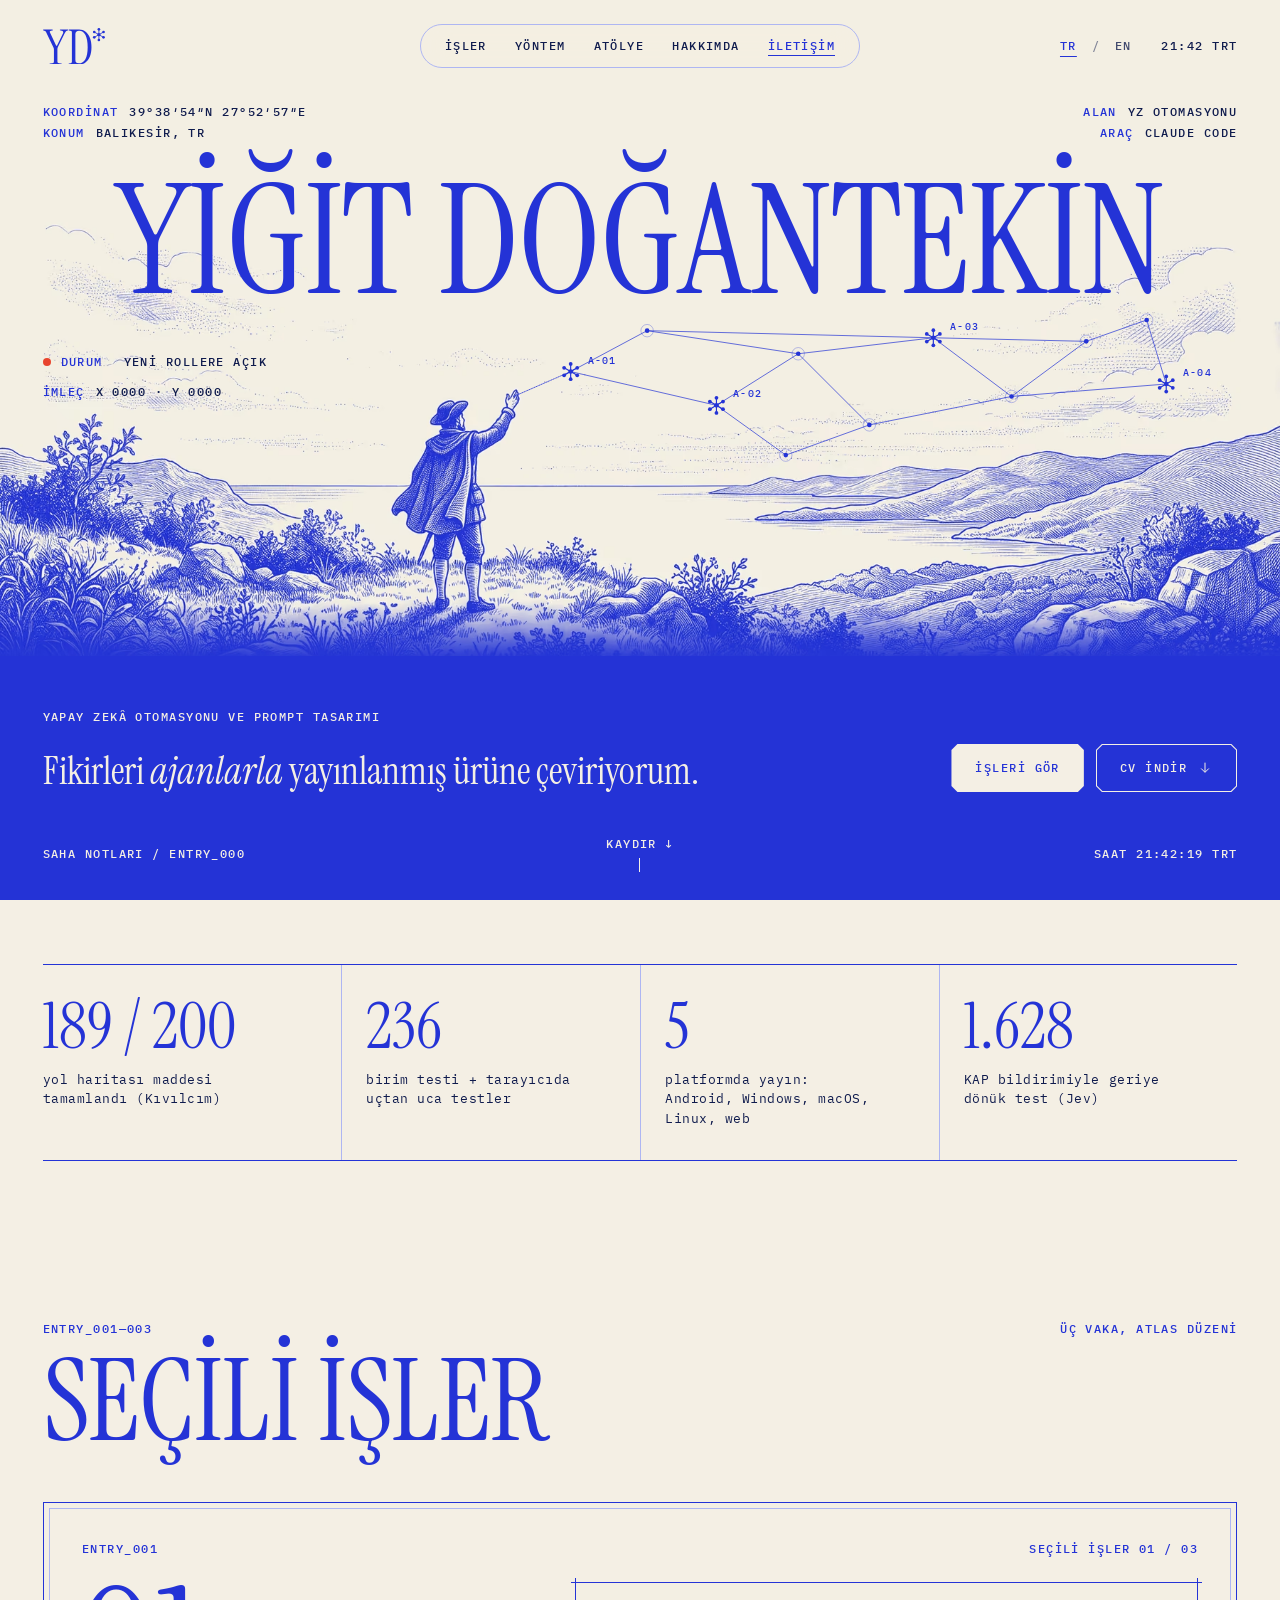
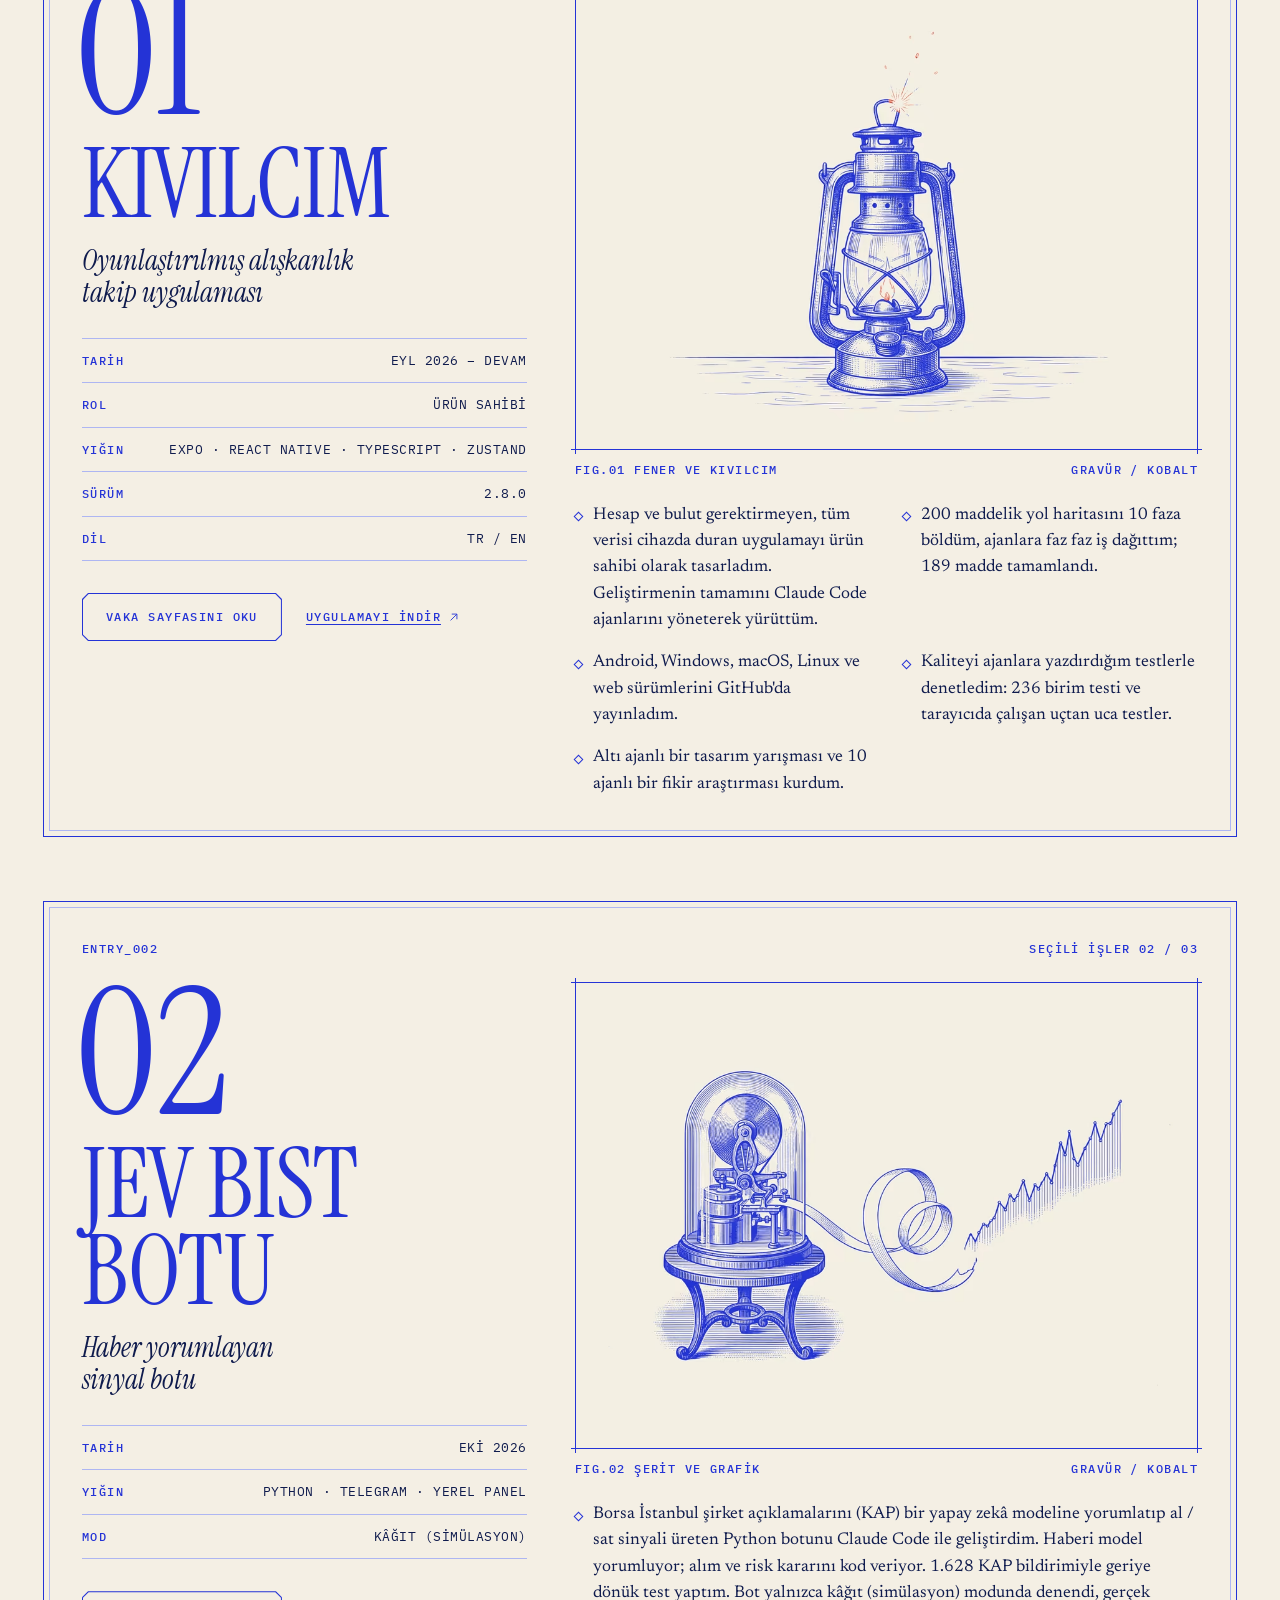
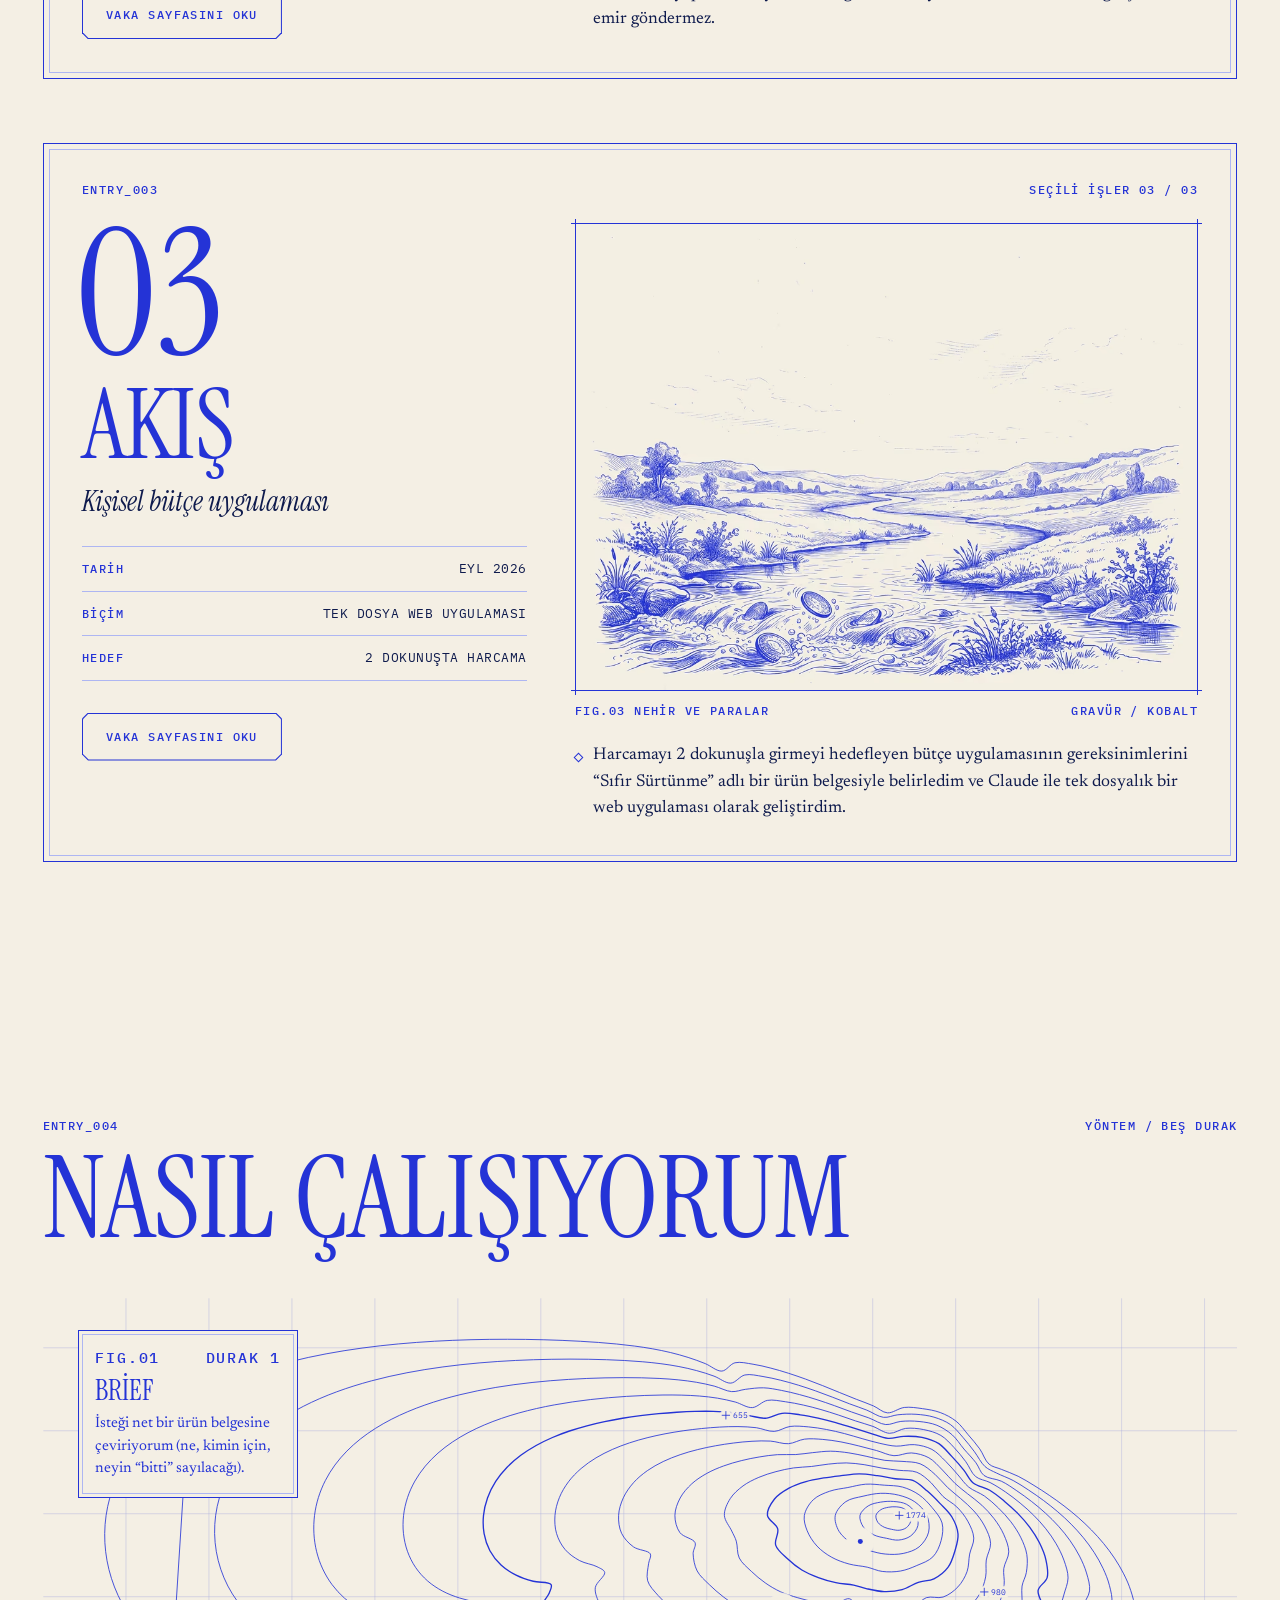
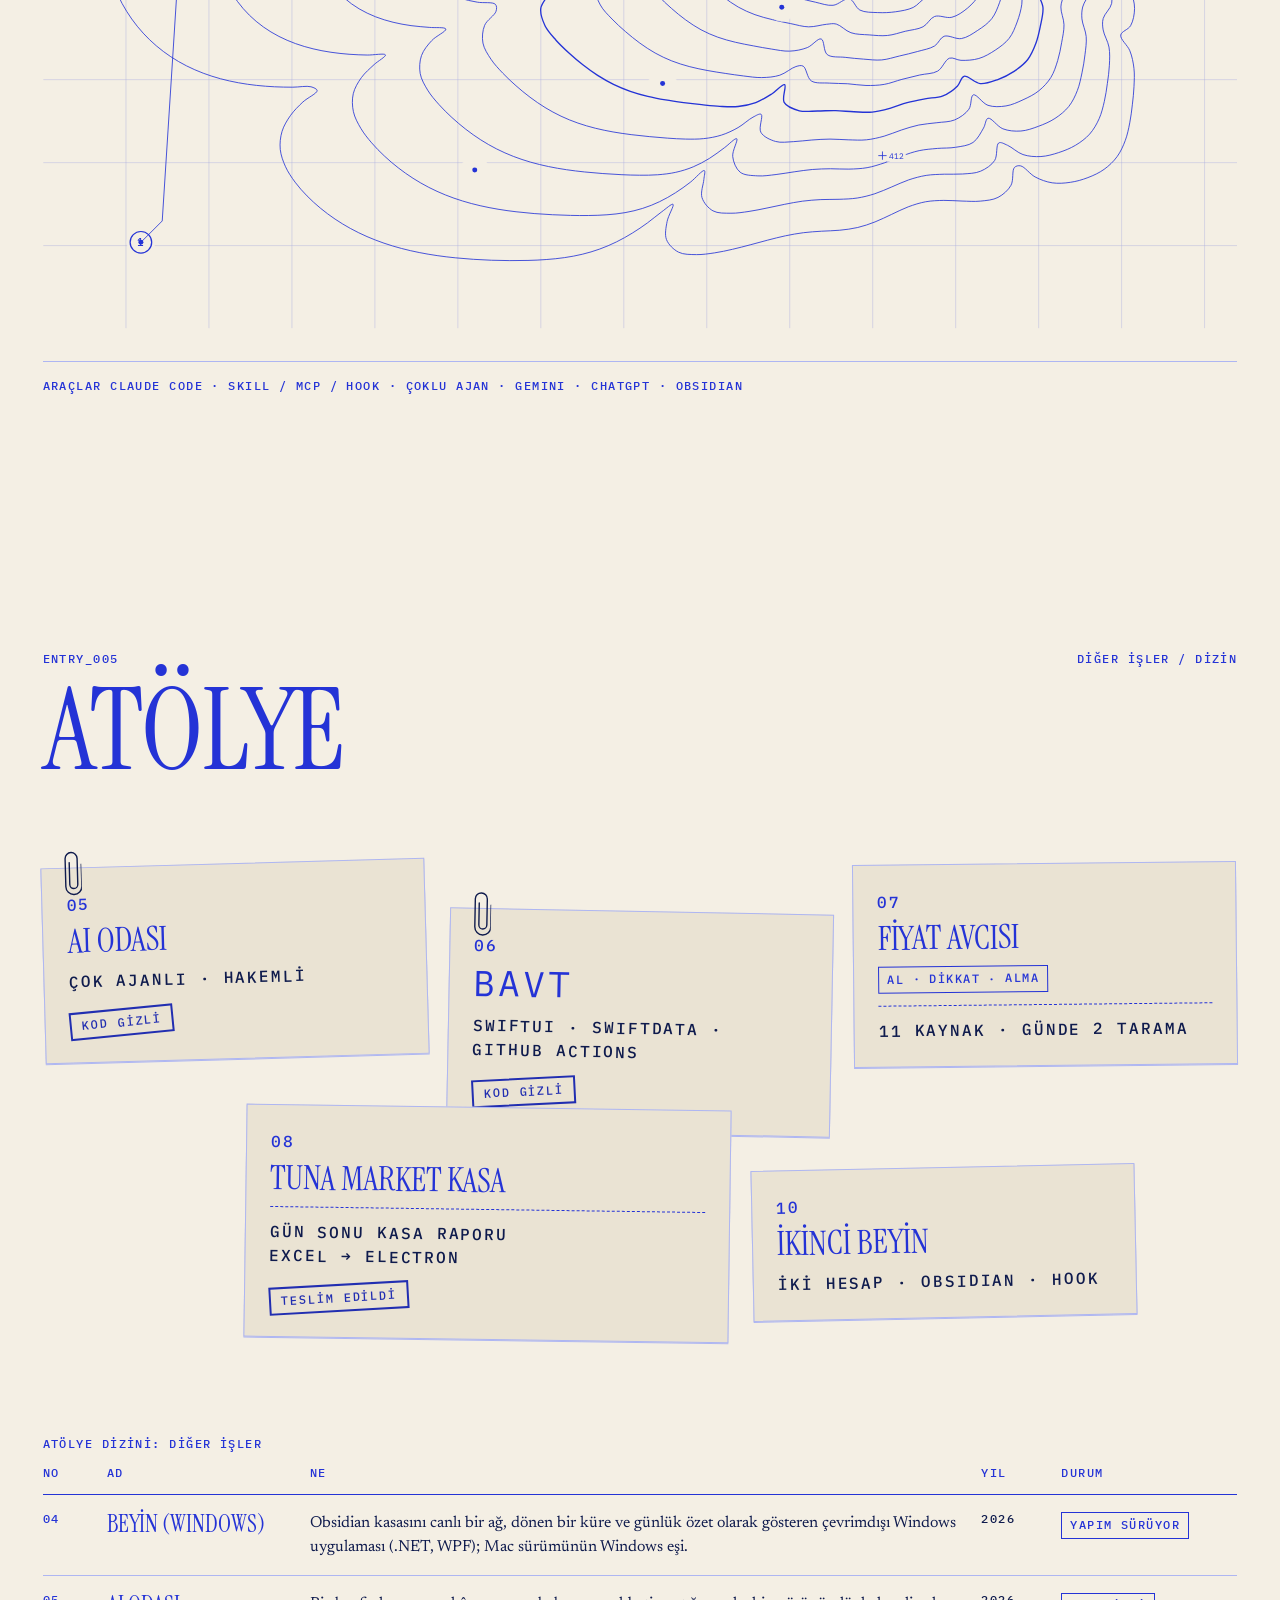
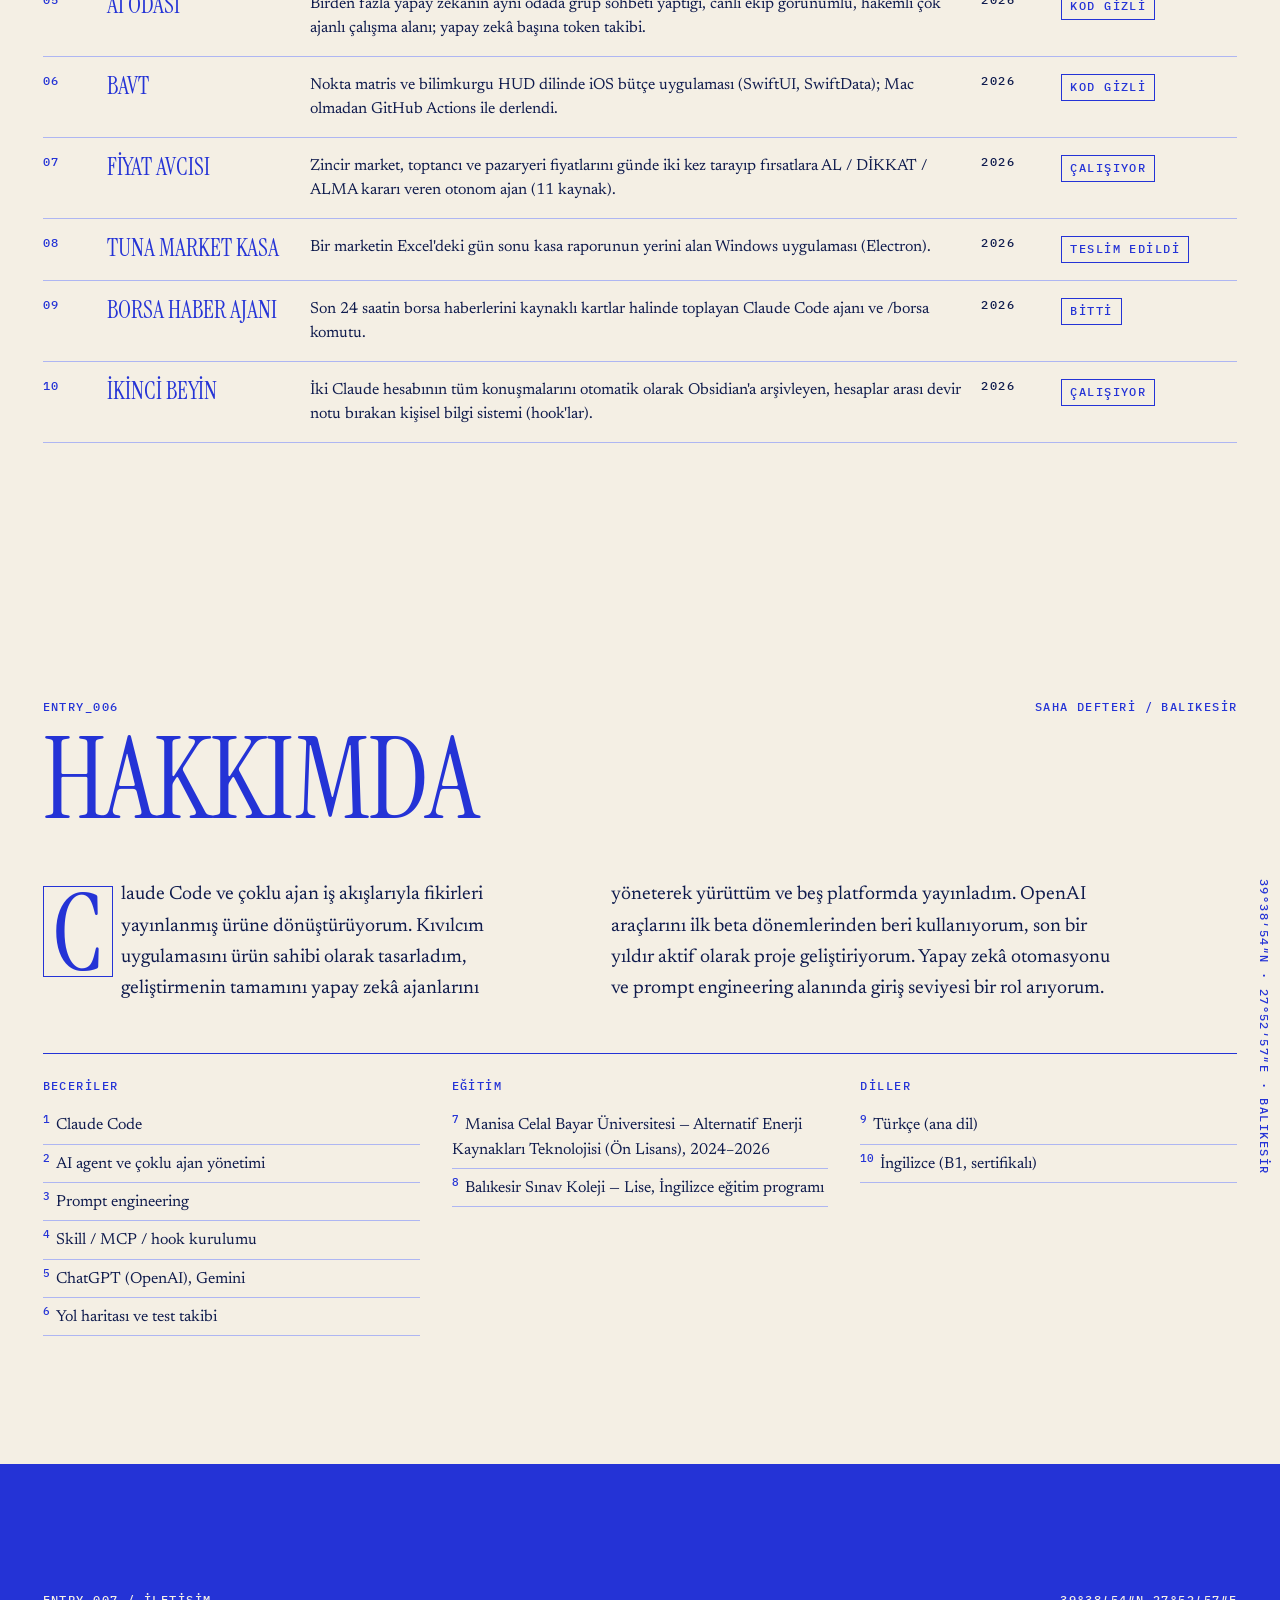
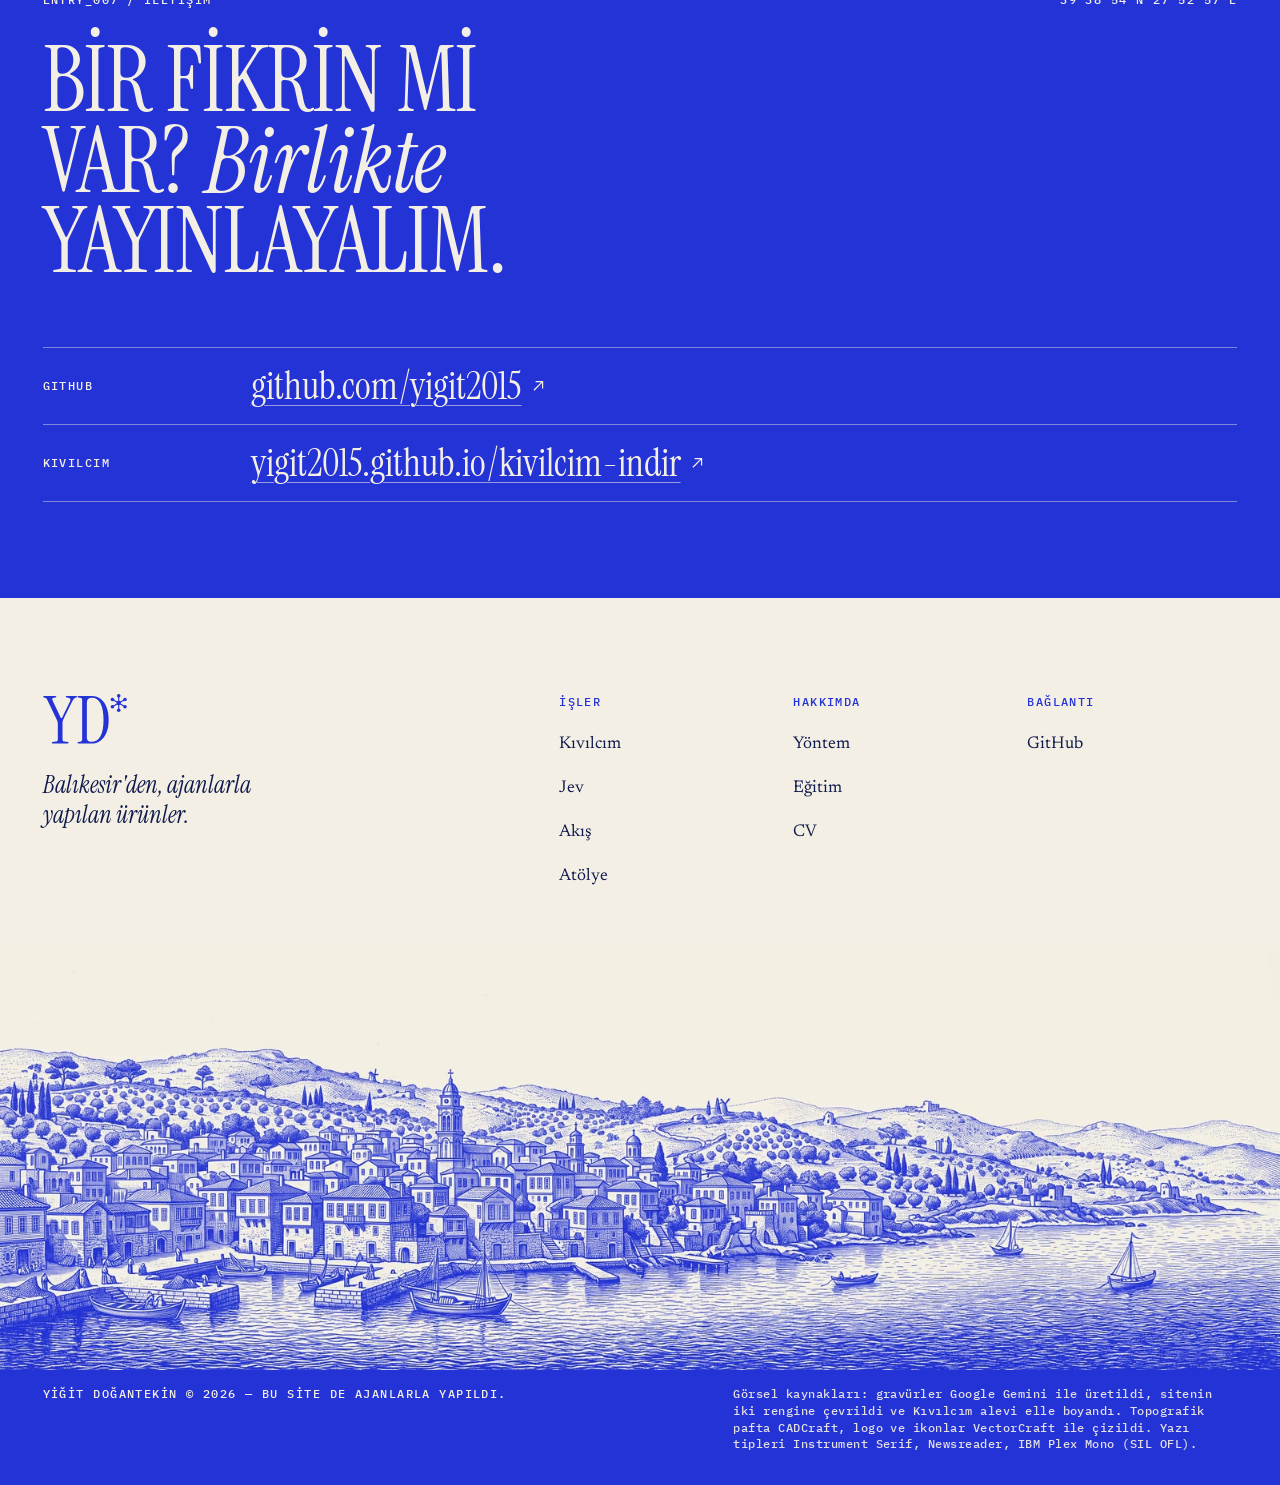
<file: index.html>
<!doctype html>
<html lang="tr" data-sayfa="home" data-tr="/" data-en="/en/">
<head>
<meta charset="utf-8">
<meta name="viewport" content="width=device-width, initial-scale=1">
<title>Yiğit Doğantekin — Yapay zekâ otomasyonu ve prompt tasarımı</title>
<meta name="description" content="Fikirleri yapay zekâ ajanlarını yöneterek yayınlanmış ürüne çeviriyorum. Kıvılcım, Jev BIST botu, Akış ve atölyedeki diğer işler.">
<link rel="canonical" href="https://yigit2015.github.io/">
<link rel="alternate" hreflang="tr" href="https://yigit2015.github.io/">
<link rel="alternate" hreflang="en" href="https://yigit2015.github.io/en/">
<link rel="alternate" hreflang="x-default" href="https://yigit2015.github.io/">
<meta property="og:type" content="website">
<meta property="og:site_name" content="Yiğit Doğantekin">
<meta property="og:title" content="Yiğit Doğantekin — Yapay zekâ otomasyonu ve prompt tasarımı">
<meta property="og:description" content="Fikirleri yapay zekâ ajanlarını yöneterek yayınlanmış ürüne çeviriyorum. Kıvılcım, Jev BIST botu, Akış ve atölyedeki diğer işler.">
<meta property="og:url" content="https://yigit2015.github.io/">
<meta property="og:image" content="https://yigit2015.github.io/assets/img/og-tr.jpg">
<meta property="og:image:width" content="1200">
<meta property="og:image:height" content="630">
<meta property="og:image:alt" content="Bakır baskı gravür: Kaz Dağları&#x27;nın eteğinde bir tepede arkadan görülen bir kâşif, sağ elini kaldırmış, sakin Edremit Körfezi&#x27;ne bakıyor.">
<meta property="og:locale" content="tr_TR">
<meta property="og:locale:alternate" content="en_US">
<meta name="twitter:card" content="summary_large_image">
<meta name="theme-color" content="#F4EFE4">
<meta name="color-scheme" content="light">
<link rel="icon" href="/favicon.svg" type="image/svg+xml">
<link rel="icon" href="/favicon-32.png" sizes="32x32" type="image/png">
<link rel="apple-touch-icon" href="/apple-touch-icon.png">
<link rel="manifest" href="/site.webmanifest">
<link rel="preload" href="/assets/fonts/InstrumentSerif-Regular.woff2" as="font" type="font/woff2" crossorigin>
<link rel="preload" href="/assets/fonts/IBMPlexMono-Medium.woff2" as="font" type="font/woff2" crossorigin>
<link rel="preload" as="image" type="image/avif" media="(min-width: 600px)" fetchpriority="high" imagesrcset="/assets/img/hero-1200.avif 1200w, /assets/img/hero-1800.avif 1800w, /assets/img/hero-2400.avif 2400w" imagesizes="100vw">
<link rel="preload" as="image" type="image/avif" media="(max-width: 599px)" fetchpriority="high" imagesrcset="/assets/img/hero-mobil-600.avif 600w, /assets/img/hero-mobil-900.avif 900w" imagesizes="100vw">
<link rel="stylesheet" href="/assets/css/tokens.css">
<link rel="stylesheet" href="/assets/css/site.css">
<script>document.documentElement.classList.add(matchMedia('(prefers-reduced-motion: reduce)').matches?'az-hareket':'js');</script>
</head>
<body>
<a class="atla" href="#icerik" data-i18n="skip">İçeriğe geç</a>
<header class="ust" id="ust">
<a class="logo" href="/" data-i18n-href="home" aria-label="Yiğit Doğantekin, ana sayfa" data-i18n-attr="aria-label:logo.label"><svg aria-hidden="true" focusable="false" class="ikon " xmlns="http://www.w3.org/2000/svg" width="127" height="75" viewBox="0 0 127 75"><path d="M114.5 13.68 L114.5 2.71 M114.5 13.68 L124 8.2 M114.5 13.68 L124 19.16 M114.5 13.68 L114.5 24.64 M114.5 13.68 L105 19.16 M114.5 13.68 L105 8.2" fill="none" stroke="currentColor" stroke-width="1.7" /><circle cx="114.5" cy="13.68" r="3.34" fill="currentColor" /><circle cx="114.5" cy="2.71" r="2.71" fill="currentColor" /><circle cx="124" cy="8.2" r="2.71" fill="currentColor" /><circle cx="124" cy="19.16" r="2.71" fill="currentColor" /><circle cx="114.5" cy="24.64" r="2.71" fill="currentColor" /><circle cx="105" cy="19.16" r="2.71" fill="currentColor" /><circle cx="105" cy="8.2" r="2.71" fill="currentColor" /><path d="M14.7 75 C13.7 75 13.2 74.63 13.2 73.9 C13.2 73.17 13.63 72.77 14.5 72.7 L19 72 C20.33 71.8 21.23 71.45 21.7 70.95 C22.17 70.45 22.4 69.5 22.4 68.1 L22.4 44.5 C22.4 43.03 22.07 41.6 21.4 40.2 L6.7 9.4 C6.23 8.27 5.7 7.4 5.1 6.8 C4.5 6.2 3.63 5.77 2.5 5.5 L1.6 5.3 C0.67 5.1 0.2 4.67 0.2 4 C0.2 3.33 0.7 3 1.7 3 L18.8 3 C19.73 3 20.2 3.37 20.2 4.1 C20.2 4.83 19.63 5.23 18.5 5.3 L16.6 5.5 C15.47 5.57 14.67 5.93 14.2 6.6 C13.73 7.27 13.83 8.3 14.5 9.7 L26.8 35.9 C27.07 36.37 27.4 36.6 27.8 36.6 C28.2 36.6 28.53 36.37 28.8 35.9 L40.6 11.8 C41.47 10.07 41.68 8.65 41.25 7.55 C40.82 6.45 39.83 5.8 38.3 5.6 L36.1 5.3 C34.97 5.1 34.4 4.7 34.4 4.1 C34.4 3.37 34.87 3 35.8 3 L50 3 C51 3 51.5 3.33 51.5 4 C51.5 4.67 51.03 5.1 50.1 5.3 L49.1 5.5 C48.17 5.7 47.35 6.27 46.65 7.2 C45.95 8.13 45.03 9.7 43.9 11.9 L30.8 38.2 C30.33 39.13 30 40.02 29.8 40.85 C29.6 41.68 29.5 42.63 29.5 43.7 L29.5 68.1 C29.5 69.5 29.75 70.45 30.25 70.95 C30.75 71.45 31.63 71.8 32.9 72 L37.4 72.7 C38.27 72.77 38.7 73.17 38.7 73.9 C38.7 74.63 38.2 75 37.2 75 Z" fill="currentColor" /><path d="M53.7 75 C52.7 75 52.2 74.63 52.2 73.9 C52.2 73.3 52.63 72.9 53.5 72.7 L55.8 72.3 C58.07 71.9 59.2 70.6 59.2 68.4 L59.2 9.6 C59.2 8.2 58.98 7.27 58.55 6.8 C58.12 6.33 57.2 5.97 55.8 5.7 L53.5 5.3 C52.63 5.1 52.2 4.7 52.2 4.1 C52.2 3.37 52.7 3 53.7 3 L73.9 3 C79.1 3 83.6 4.52 87.4 7.55 C91.2 10.58 94.13 14.83 96.2 20.3 C98.27 25.77 99.3 32.1 99.3 39.3 C99.3 46.57 98.22 52.87 96.05 58.2 C93.88 63.53 90.83 67.67 86.9 70.6 C82.97 73.53 78.3 75 72.9 75 Z M73.3 72.4 C79.23 72.4 83.75 69.57 86.85 63.9 C89.95 58.23 91.5 50.03 91.5 39.3 C91.5 28.63 90.02 20.35 87.05 14.45 C84.08 8.55 79.7 5.6 73.9 5.6 C68.83 5.6 66.3 8.03 66.3 12.9 L66.3 65.1 C66.3 67.77 66.85 69.65 67.95 70.75 C69.05 71.85 70.83 72.4 73.3 72.4 Z" fill="currentColor" /></svg></a>
<nav aria-label="Ana menü" data-i18n-attr="aria-label:nav.label"><ul class="hap"><li><a href="/#isler" data-i18n-href="home#isler" data-hedef="isler" data-i18n="nav.isler">İşler</a></li><li><a href="/#yontem" data-i18n-href="home#yontem" data-hedef="yontem" data-i18n="nav.yontem">Yöntem</a></li><li><a href="/#atolye" data-i18n-href="home#atolye" data-hedef="atolye" data-i18n="nav.atolye">Atölye</a></li><li><a href="/#hakkimda" data-i18n-href="home#hakkimda" data-hedef="hakkimda" data-i18n="nav.hakkimda">Hakkımda</a></li><li><a href="/#iletisim" data-i18n-href="home#iletisim" data-hedef="iletisim" data-i18n="nav.iletisim">İletişim</a></li></ul></nav>
<div class="ust-sag"><div class="dil" role="group" aria-label="Dil" data-i18n-attr="aria-label:dil.label"><button type="button" data-dil="tr" lang="tr" aria-pressed="true">TR<span class="sr-only">, Türkçe</span></button><span class="ayrac" aria-hidden="true">/</span><button type="button" data-dil="en" lang="en" aria-pressed="false">EN<span class="sr-only">, English</span></button></div><time class="ust-saat mono" data-saat="kisa" aria-label="Balıkesir&#x27;de yerel saat" data-i18n-attr="aria-label:saat.label">--:-- TRT</time>
<button type="button" class="menu-ac" aria-haspopup="dialog" aria-controls="mobil-menu" aria-expanded="false" data-i18n="menu.ac">Menü</button></div>
</header>
<dialog class="mobil-menu ters" id="mobil-menu" aria-label="Ana menü" data-i18n-attr="aria-label:nav.label">
<div class="menu-ust"><span class="mono">YD / 39°38′54″N 27°52′57″E</span><button type="button" class="menu-kapat" data-kapat data-i18n="menu.kapat">Kapat</button></div>
<nav><a href="/#isler" data-i18n-href="home#isler" data-kapat><span aria-hidden="true">01</span><span data-i18n="nav.isler">İşler</span></a><a href="/#yontem" data-i18n-href="home#yontem" data-kapat><span aria-hidden="true">02</span><span data-i18n="nav.yontem">Yöntem</span></a><a href="/#atolye" data-i18n-href="home#atolye" data-kapat><span aria-hidden="true">03</span><span data-i18n="nav.atolye">Atölye</span></a><a href="/#hakkimda" data-i18n-href="home#hakkimda" data-kapat><span aria-hidden="true">04</span><span data-i18n="nav.hakkimda">Hakkımda</span></a><a href="/#iletisim" data-i18n-href="home#iletisim" data-kapat><span aria-hidden="true">05</span><span data-i18n="nav.iletisim">İletişim</span></a></nav>

</dialog>
<main id="icerik">
<section class="hero" aria-labelledby="hero-ad">
<div class="hero-sahne">
<picture>
<source media="(max-width: 599px)" type="image/avif" srcset="/assets/img/hero-mobil-600.avif 600w, /assets/img/hero-mobil-900.avif 900w" sizes="100vw" width="900" height="1617">
<source media="(max-width: 599px)" type="image/webp" srcset="/assets/img/hero-mobil-600.webp 600w, /assets/img/hero-mobil-900.webp 900w" sizes="100vw" width="900" height="1617">
<source type="image/avif" srcset="/assets/img/hero-1200.avif 1200w, /assets/img/hero-1800.avif 1800w, /assets/img/hero-2400.avif 2400w" sizes="100vw">
<source type="image/webp" srcset="/assets/img/hero-1200.webp 1200w, /assets/img/hero-1800.webp 1800w, /assets/img/hero-2400.webp 2400w" sizes="100vw">
<img class="hero-gorsel" src="/assets/img/hero-1800.webp" width="1800" height="1005" fetchpriority="high" decoding="async" alt="Bakır baskı gravür: Kaz Dağları&#x27;nın eteğinde bir tepede arkadan görülen bir kâşif, sağ elini kaldırmış, sakin Edremit Körfezi&#x27;ne bakıyor." data-i18n-attr="alt:hero.alt">
</picture>
<canvas class="dither perde" aria-hidden="true"></canvas>
<svg xmlns="http://www.w3.org/2000/svg" viewBox="0 0 1440 804" class="takimyildiz takimyildiz-masaustu" preserveAspectRatio="xMidYMax slice" aria-hidden="true" focusable="false"><defs><symbol id="ajan-takimyildiz" viewBox="0 0 32 32"><path d="M16 16V5.5M16 16l9.09-5.25M16 16l9.09 5.25M16 16v10.5M16 16l-9.09 5.25M16 16l-9.09-5.25" fill="none" stroke="currentColor" stroke-width="1.6"/><circle cx="16" cy="16" r="3.2"/><circle cx="16" cy="5.5" r="2.6"/><circle cx="25.09" cy="10.75" r="2.6"/><circle cx="25.09" cy="21.25" r="2.6"/><circle cx="16" cy="26.5" r="2.6"/><circle cx="6.91" cy="21.25" r="2.6"/><circle cx="6.91" cy="10.75" r="2.6"/></symbol></defs><g class="hatlar" fill="none" stroke="currentColor" stroke-linecap="round"><path class="hat el-hatti" pathLength="1" d="M578 446L642 418" style="--i:0"/><path class="hat" pathLength="1" d="M642 418L728 372" style="--i:1"/><path class="hat" pathLength="1" d="M642 418L806 456" style="--i:2"/><path class="hat" pathLength="1" d="M728 372L898 398" style="--i:3"/><path class="hat" pathLength="1" d="M806 456L898 398" style="--i:4"/><path class="hat" pathLength="1" d="M806 456L884 512" style="--i:5"/><path class="hat" pathLength="1" d="M898 398L978 478" style="--i:6"/><path class="hat" pathLength="1" d="M898 398L1050 380" style="--i:7"/><path class="hat" pathLength="1" d="M978 478L884 512" style="--i:8"/><path class="hat" pathLength="1" d="M978 478L1138 446" style="--i:9"/><path class="hat" pathLength="1" d="M1050 380L1138 446" style="--i:10"/><path class="hat" pathLength="1" d="M1050 380L1222 384" style="--i:11"/><path class="hat" pathLength="1" d="M1138 446L1222 384" style="--i:12"/><path class="hat" pathLength="1" d="M1138 446L1312 432" style="--i:13"/><path class="hat" pathLength="1" d="M1222 384L1290 360" style="--i:14"/><path class="hat" pathLength="1" d="M1290 360L1312 432" style="--i:15"/><path class="hat" pathLength="1" d="M728 372L1050 380" style="--i:16"/></g><g class="dugumler" fill="currentColor"><g class="dugum ajan" style="--i:0"><use href="#ajan-takimyildiz" x="629.0" y="405.0" width="26" height="26"/></g><g class="dugum" style="--i:1"><circle cx="728" cy="372" r="2.6"/><circle class="halka" cx="728" cy="372" r="7" fill="none" stroke="currentColor" stroke-width="0.75"/></g><g class="dugum ajan" style="--i:2"><use href="#ajan-takimyildiz" x="793.0" y="443.0" width="26" height="26"/></g><g class="dugum" style="--i:3"><circle cx="898" cy="398" r="2.6"/><circle class="halka" cx="898" cy="398" r="7" fill="none" stroke="currentColor" stroke-width="0.75"/></g><g class="dugum" style="--i:4"><circle cx="978" cy="478" r="2.6"/><circle class="halka" cx="978" cy="478" r="7" fill="none" stroke="currentColor" stroke-width="0.75"/></g><g class="dugum ajan" style="--i:5"><use href="#ajan-takimyildiz" x="1037.0" y="367.0" width="26" height="26"/></g><g class="dugum" style="--i:6"><circle cx="1138" cy="446" r="2.6"/><circle class="halka" cx="1138" cy="446" r="7" fill="none" stroke="currentColor" stroke-width="0.75"/></g><g class="dugum" style="--i:7"><circle cx="1222" cy="384" r="2.6"/><circle class="halka" cx="1222" cy="384" r="7" fill="none" stroke="currentColor" stroke-width="0.75"/></g><g class="dugum ajan" style="--i:8"><use href="#ajan-takimyildiz" x="1299.0" y="419.0" width="26" height="26"/></g><g class="dugum" style="--i:9"><circle cx="884" cy="512" r="2.6"/><circle class="halka" cx="884" cy="512" r="7" fill="none" stroke="currentColor" stroke-width="0.75"/></g><g class="dugum" style="--i:10"><circle cx="1290" cy="360" r="2.6"/><circle class="halka" cx="1290" cy="360" r="7" fill="none" stroke="currentColor" stroke-width="0.75"/></g></g><g class="etiketler" fill="currentColor"><text x="661.0" y="409.0">A-01</text><text x="825.0" y="447.0">A-02</text><text x="1069.0" y="371.0">A-03</text><text x="1331.0" y="423.0">A-04</text></g></svg>
<svg xmlns="http://www.w3.org/2000/svg" viewBox="0 0 390 700" class="takimyildiz takimyildiz-mobil" preserveAspectRatio="xMidYMax slice" aria-hidden="true" focusable="false"><defs><symbol id="ajan-takimyildiz-mobil" viewBox="0 0 32 32"><path d="M16 16V5.5M16 16l9.09-5.25M16 16l9.09 5.25M16 16v10.5M16 16l-9.09 5.25M16 16l-9.09-5.25" fill="none" stroke="currentColor" stroke-width="1.6"/><circle cx="16" cy="16" r="3.2"/><circle cx="16" cy="5.5" r="2.6"/><circle cx="25.09" cy="10.75" r="2.6"/><circle cx="25.09" cy="21.25" r="2.6"/><circle cx="16" cy="26.5" r="2.6"/><circle cx="6.91" cy="21.25" r="2.6"/><circle cx="6.91" cy="10.75" r="2.6"/></symbol></defs><g class="hatlar" fill="none" stroke="currentColor" stroke-linecap="round"><path class="hat el-hatti" pathLength="1" d="M235 388L262 352" style="--i:0"/><path class="hat" pathLength="1" d="M262 352L304 314" style="--i:1"/><path class="hat" pathLength="1" d="M262 352L344 362" style="--i:2"/><path class="hat" pathLength="1" d="M304 314L218 300" style="--i:3"/><path class="hat" pathLength="1" d="M304 314L334 284" style="--i:4"/><path class="hat" pathLength="1" d="M344 362L334 284" style="--i:5"/><path class="hat" pathLength="1" d="M344 362L318 408" style="--i:6"/><path class="hat" pathLength="1" d="M218 300L176 336" style="--i:7"/><path class="hat" pathLength="1" d="M176 336L262 352" style="--i:8"/></g><g class="dugumler" fill="currentColor"><g class="dugum ajan" style="--i:0"><use href="#ajan-takimyildiz-mobil" x="251.0" y="341.0" width="22" height="22"/></g><g class="dugum" style="--i:1"><circle cx="304" cy="314" r="2.6"/><circle class="halka" cx="304" cy="314" r="7" fill="none" stroke="currentColor" stroke-width="0.75"/></g><g class="dugum" style="--i:2"><circle cx="344" cy="362" r="2.6"/><circle class="halka" cx="344" cy="362" r="7" fill="none" stroke="currentColor" stroke-width="0.75"/></g><g class="dugum" style="--i:3"><circle cx="218" cy="300" r="2.6"/><circle class="halka" cx="218" cy="300" r="7" fill="none" stroke="currentColor" stroke-width="0.75"/></g><g class="dugum ajan" style="--i:4"><use href="#ajan-takimyildiz-mobil" x="323.0" y="273.0" width="22" height="22"/></g><g class="dugum" style="--i:5"><circle cx="318" cy="408" r="2.6"/><circle class="halka" cx="318" cy="408" r="7" fill="none" stroke="currentColor" stroke-width="0.75"/></g><g class="dugum" style="--i:6"><circle cx="176" cy="336" r="2.6"/><circle class="halka" cx="176" cy="336" r="7" fill="none" stroke="currentColor" stroke-width="0.75"/></g></g><g class="etiketler" fill="currentColor"><text x="279.0" y="345.0">A-01</text><text x="317.0" y="277.0" text-anchor="end">A-02</text></g></svg>
<div class="hud hud-sol-ust mono">
<p class="koordinat"><span class="anahtar" data-i18n="hud.koordinat">KOORDİNAT</span><span class="deger">39°38′54″N 27°52′57″E</span></p>
<p><span class="anahtar" data-i18n="hud.konum">KONUM</span><span class="deger">BALIKESİR, TR</span></p>
<time class="saat-mobil deger" data-saat="uzun">--:--:-- TRT</time>
</div>
<div class="hud hud-sag-ust mono">
<p><span class="anahtar" data-i18n="hud.alan">ALAN</span><span class="deger" data-i18n="hud.alan.v">YZ OTOMASYONU</span></p>
<p><span class="anahtar" data-i18n="hud.arac">ARAÇ</span><span class="deger">CLAUDE CODE</span></p>
</div>
<p class="hud hud-imlec mono" aria-hidden="true"><span class="anahtar" data-i18n="hud.imlec">İMLEÇ</span><span class="deger" data-imlec>X 0000 · Y 0000</span></p>
<p class="hud hud-durum mono"><span class="canli-nokta" aria-hidden="true"></span><span class="anahtar" data-i18n="hud.durum">DURUM</span><span class="deger" data-i18n="hud.durum.v">YENİ ROLLERE AÇIK</span></p>
<h1 class="hero-ad gosterim" id="hero-ad" aria-label="Yiğit Doğantekin"><span class="satir">YİĞİT</span> <span class="satir">DOĞANTEKİN</span></h1>
</div>
<div class="hero-bant ters">
<div class="hero-alt">
<p class="unvan mono" data-i18n="hero.unvan">YAPAY ZEKÂ OTOMASYONU VE PROMPT TASARIMI</p>
<p class="lede" data-i18n-html="hero.cumle">Fikirleri <em>ajanlarla</em> yayınlanmış ürüne çeviriyorum.</p>
<div class="dugmeler">
<a class="dugme dolu" href="#isler" data-i18n="hero.isler">İşleri gör</a>
<a class="dugme cerceve" href="/cv/yigit-dogantekin-cv-tr.pdf" data-i18n-href="cv" download><span data-i18n="hero.cv">CV indir</span><span class="sr-only" data-i18n="pdf"> (PDF)</span><svg aria-hidden="true" focusable="false" class="ikon " xmlns="http://www.w3.org/2000/svg" width="24" height="24" viewBox="0 0 24 24"><path d="M12 4.75 L12 17.5 M6.75 13.25 L12 18.5 L17.25 13.25" fill="none" stroke="currentColor" stroke-width="1.5" stroke-linecap="square" /></svg></a>
</div>
<div class="hud-alt mono">
<p class="saha" data-i18n="hud.saha">SAHA NOTLARI / ENTRY_000</p>
<a class="kaydir" href="#sayilar"><span><span data-i18n="hud.kaydir">KAYDIR</span> <span aria-hidden="true">↓</span></span></a>
<p class="saat-alt"><span data-i18n="hud.saat">SAAT</span> <time data-saat="uzun">--:--:-- TRT</time></p>
</div>
</div>
</div>
</section>
<section class="sayilar kap" id="sayilar" aria-label="Sayılarla" data-i18n-attr="aria-label:say.label"><ul><li class="belir"><strong>189 / 200</strong><span class="mono-metin" data-i18n="say.1">yol haritası maddesi tamamlandı (Kıvılcım)</span></li><li class="belir"><strong>236</strong><span class="mono-metin" data-i18n="say.2">birim testi + tarayıcıda uçtan uca testler</span></li><li class="belir"><strong>5</strong><span class="mono-metin" data-i18n="say.3">platformda yayın: Android, Windows, macOS, Linux, web</span></li><li class="belir"><strong>1.628</strong><span class="mono-metin" data-i18n="say.4">KAP bildirimiyle geriye dönük test (Jev)</span></li></ul></section>
<section class="bolum kap" id="isler" aria-labelledby="isler-baslik">
<div class="bolum-bas"><p class="mono kayit anahtar">ENTRY_001—003</p><h2 class="gosterim" id="isler-baslik" data-i18n="isler.baslik">Seçili işler</h2><p class="mono sag anahtar" data-i18n="isler.sag">ÜÇ VAKA, ATLAS DÜZENİ</p></div>
<div class="isler-liste">
<article class="levha vaka-levha" aria-labelledby="vaka-kivilcim">
<div class="levha-ust mono"><span>ENTRY_001</span><span><span data-i18n="vaka.sira">SEÇİLİ İŞLER</span>  01 / 03</span></div>
<div class="vaka">
<div class="vaka-sol">
<p class="numara" aria-hidden="true">01</p>
<h3 class="gosterim" id="vaka-kivilcim"><a href="/isler/kivilcim/" data-i18n-href="kivilcim" data-i18n="kv.ad">KIVILCIM</a></h3>
<p class="alt-baslik" data-i18n="kv.alt">Oyunlaştırılmış alışkanlık takip uygulaması</p>
<dl class="meta mono-metin"><div><dt class="mono" data-i18n="m.tarih">TARİH</dt><dd data-i18n="kv.tarih">EYL 2026 – DEVAM</dd></div><div><dt class="mono" data-i18n="m.rol">ROL</dt><dd data-i18n="kv.rol">ÜRÜN SAHİBİ</dd></div><div><dt class="mono" data-i18n="m.yigin">YIĞIN</dt><dd>EXPO · REACT NATIVE · TYPESCRIPT · ZUSTAND</dd></div><div><dt class="mono" data-i18n="m.surum">SÜRÜM</dt><dd>2.8.0</dd></div><div><dt class="mono" data-i18n="m.dil">DİL</dt><dd>TR / EN</dd></div></dl>
<div class="dugmeler"><a class="dugme cerceve" href="/isler/kivilcim/" data-i18n-href="kivilcim"><span data-i18n="vaka.oku">Vaka sayfasını oku</span><span class="sr-only">: <span data-i18n="kv.ad">KIVILCIM</span></span></a><a class="bag" href="https://yigit2015.github.io/kivilcim-indir/" target="_blank" rel="noopener"><span data-i18n="vaka.indir">Uygulamayı indir</span><span class="sr-only" data-i18n="yeni.sekme">(yeni sekmede açılır)</span><svg aria-hidden="true" focusable="false" class="ikon " xmlns="http://www.w3.org/2000/svg" width="24" height="24" viewBox="0 0 24 24"><path d="M6.75 17.25 L16.25 7.75 M9 7 L17 7 L17 15" fill="none" stroke="currentColor" stroke-width="1.5" stroke-linecap="square" /></svg></a></div>
</div>
<div><figure class="fig"><div class="fig-cerceve" data-dither><span class="kose k1" aria-hidden="true"></span><span class="kose k2" aria-hidden="true"></span><span class="kose k3" aria-hidden="true"></span><span class="kose k4" aria-hidden="true"></span><picture><source type="image/avif" srcset="/assets/img/kivilcim-kapak-1000.avif 1000w, /assets/img/kivilcim-kapak-1600.avif 1600w" sizes="(min-width: 1101px) 56vw, 92vw"><source type="image/webp" srcset="/assets/img/kivilcim-kapak-1000.webp 1000w, /assets/img/kivilcim-kapak-1600.webp 1600w" sizes="(min-width: 1101px) 56vw, 92vw"><img src="/assets/img/kivilcim-kapak-1600.webp" width="1600" height="1195" loading="lazy" decoding="async" alt="Bakır baskı gravür: masada eski bir gaz feneri; içindeki küçük alev ve tepesinden yükselen kıvılcım turuncu boyalı." data-i18n-attr="alt:kv.gorsel"></picture></div><figcaption class="mono"><span data-i18n="kv.fig">FIG.01  FENER VE KIVILCIM</span><span data-i18n="vaka.gravur">GRAVÜR / KOBALT</span></figcaption></figure><ul class="vaka-metin"><li data-i18n="kv.m1">Hesap ve bulut gerektirmeyen, tüm verisi cihazda duran uygulamayı ürün sahibi olarak tasarladım. Geliştirmenin tamamını Claude Code ajanlarını yöneterek yürüttüm.</li><li data-i18n="kv.m2">200 maddelik yol haritasını 10 faza böldüm, ajanlara faz faz iş dağıttım; 189 madde tamamlandı.</li><li data-i18n="kv.m3">Android, Windows, macOS, Linux ve web sürümlerini GitHub'da yayınladım.</li><li data-i18n="kv.m4">Kaliteyi ajanlara yazdırdığım testlerle denetledim: 236 birim testi ve tarayıcıda çalışan uçtan uca testler.</li><li data-i18n="kv.m5">Altı ajanlı bir tasarım yarışması ve 10 ajanlı bir fikir araştırması kurdum.</li></ul></div>
</div>
</article>
<article class="levha vaka-levha" aria-labelledby="vaka-jev">
<div class="levha-ust mono"><span>ENTRY_002</span><span><span data-i18n="vaka.sira">SEÇİLİ İŞLER</span>  02 / 03</span></div>
<div class="vaka">
<div class="vaka-sol">
<p class="numara" aria-hidden="true">02</p>
<h3 class="gosterim" id="vaka-jev"><a href="/isler/jev/" data-i18n-href="jev" data-i18n="jv.ad">JEV BIST BOTU</a></h3>
<p class="alt-baslik" data-i18n="jv.alt">Haber yorumlayan sinyal botu</p>
<dl class="meta mono-metin"><div><dt class="mono" data-i18n="m.tarih">TARİH</dt><dd data-i18n="jv.tarih">EKİ 2026</dd></div><div><dt class="mono" data-i18n="m.yigin">YIĞIN</dt><dd data-i18n="jv.yigin">PYTHON · TELEGRAM · YEREL PANEL</dd></div><div><dt class="mono" data-i18n="m.mod">MOD</dt><dd data-i18n="jv.mod">KÂĞIT (SİMÜLASYON)</dd></div></dl>
<div class="dugmeler"><a class="dugme cerceve" href="/isler/jev/" data-i18n-href="jev"><span data-i18n="vaka.oku">Vaka sayfasını oku</span><span class="sr-only">: <span data-i18n="jv.ad">JEV BIST BOTU</span></span></a></div>
</div>
<div><figure class="fig"><div class="fig-cerceve" data-dither><span class="kose k1" aria-hidden="true"></span><span class="kose k2" aria-hidden="true"></span><span class="kose k3" aria-hidden="true"></span><span class="kose k4" aria-hidden="true"></span><picture><source type="image/avif" srcset="/assets/img/jev-kapak-1000.avif 1000w, /assets/img/jev-kapak-1600.avif 1600w" sizes="(min-width: 1101px) 56vw, 92vw"><source type="image/webp" srcset="/assets/img/jev-kapak-1000.webp 1000w, /assets/img/jev-kapak-1600.webp 1600w" sizes="(min-width: 1101px) 56vw, 92vw"><img src="/assets/img/jev-kapak-1600.webp" width="1600" height="1195" loading="lazy" decoding="async" alt="Bakır baskı gravür: cam fanus altında 19. yüzyıldan bir borsa şerit makinesi; çıkan kâğıt şerit kıvrılarak yükselen bir çizgi grafiğe dönüşüyor." data-i18n-attr="alt:jv.gorsel"></picture></div><figcaption class="mono"><span data-i18n="jv.fig">FIG.02  ŞERİT VE GRAFİK</span><span data-i18n="vaka.gravur">GRAVÜR / KOBALT</span></figcaption></figure><div class="vaka-metin tek"><p data-i18n="jv.metin">Borsa İstanbul şirket açıklamalarını (KAP) bir yapay zekâ modeline yorumlatıp al / sat sinyali üreten Python botunu Claude Code ile geliştirdim. Haberi model yorumluyor; alım ve risk kararını kod veriyor. 1.628 KAP bildirimiyle geriye dönük test yaptım. Bot yalnızca kâğıt (simülasyon) modunda denendi, gerçek emir göndermez.</p></div></div>
</div>
</article>
<article class="levha vaka-levha" aria-labelledby="vaka-akis">
<div class="levha-ust mono"><span>ENTRY_003</span><span><span data-i18n="vaka.sira">SEÇİLİ İŞLER</span>  03 / 03</span></div>
<div class="vaka">
<div class="vaka-sol">
<p class="numara" aria-hidden="true">03</p>
<h3 class="gosterim" id="vaka-akis"><a href="/isler/akis/" data-i18n-href="akis" data-i18n="ak.ad">AKIŞ</a></h3>
<p class="alt-baslik" data-i18n="ak.alt">Kişisel bütçe uygulaması</p>
<dl class="meta mono-metin"><div><dt class="mono" data-i18n="m.tarih">TARİH</dt><dd data-i18n="ak.tarih">EYL 2026</dd></div><div><dt class="mono" data-i18n="m.bicim">BİÇİM</dt><dd data-i18n="ak.bicim">TEK DOSYA WEB UYGULAMASI</dd></div><div><dt class="mono" data-i18n="m.hedef">HEDEF</dt><dd data-i18n="ak.hedef">2 DOKUNUŞTA HARCAMA</dd></div></dl>
<div class="dugmeler"><a class="dugme cerceve" href="/isler/akis/" data-i18n-href="akis"><span data-i18n="vaka.oku">Vaka sayfasını oku</span><span class="sr-only">: <span data-i18n="ak.ad">AKIŞ</span></span></a></div>
</div>
<div><figure class="fig"><div class="fig-cerceve" data-dither><span class="kose k1" aria-hidden="true"></span><span class="kose k2" aria-hidden="true"></span><span class="kose k3" aria-hidden="true"></span><span class="kose k4" aria-hidden="true"></span><picture><source type="image/avif" srcset="/assets/img/akis-kapak-1000.avif 1000w, /assets/img/akis-kapak-1600.avif 1600w" sizes="(min-width: 1101px) 56vw, 92vw"><source type="image/webp" srcset="/assets/img/akis-kapak-1000.webp 1000w, /assets/img/akis-kapak-1600.webp 1600w" sizes="(min-width: 1101px) 56vw, 92vw"><img src="/assets/img/akis-kapak-1600.webp" width="1600" height="1195" loading="lazy" decoding="async" alt="Bakır baskı gravür: vadide kıvrılarak akan sakin bir nehir; ön planda akıntıda yuvarlanan eski madeni paralar." data-i18n-attr="alt:ak.gorsel"></picture></div><figcaption class="mono"><span data-i18n="ak.fig">FIG.03  NEHİR VE PARALAR</span><span data-i18n="vaka.gravur">GRAVÜR / KOBALT</span></figcaption></figure><div class="vaka-metin tek"><p data-i18n="ak.metin">Harcamayı 2 dokunuşla girmeyi hedefleyen bütçe uygulamasının gereksinimlerini “Sıfır Sürtünme” adlı bir ürün belgesiyle belirledim ve Claude ile tek dosyalık bir web uygulaması olarak geliştirdim.</p></div></div>
</div>
</article>
</div></section>
<section class="bolum kap" id="yontem" aria-labelledby="yontem-baslik">
<div class="bolum-bas"><p class="mono kayit anahtar">ENTRY_004</p><h2 class="gosterim" id="yontem-baslik" data-i18n="yt.baslik">Nasıl çalışıyorum</h2><p class="mono sag anahtar" data-i18n="yt.sag">YÖNTEM / BEŞ DURAK</p></div>
<div class="yontem-harita">
<svg class="harita" aria-hidden="true" focusable="false" xmlns="http://www.w3.org/2000/svg" viewBox="0 0 1440 760" fill="none" stroke="currentColor">
<defs><mask id="yol-ciz" maskUnits="userSpaceOnUse" x="0" y="0" width="1440" height="760"><path class="yol-maske" d="M118 656C127.22 653.15 136.7 654.1 145.96 655.78C150.6 656.62 155.18 657.65 159.77 658.66C164.37 659.68 168.96 660.68 173.59 661.57C178.21 662.46 182.85 663.24 187.52 663.82C192.18 664.4 196.87 664.78 201.58 664.85C206.29 664.93 211.02 664.69 215.64 663.81C220.25 662.93 224.75 661.41 229.01 659.41C233.28 657.41 237.32 654.93 240.97 651.98C244.63 649.03 247.92 645.6 250.79 641.88C253.66 638.15 256.13 634.12 258.34 629.97C260.55 625.81 262.5 621.53 264.4 617.23C266.29 612.92 268.13 608.59 269.99 604.27C271.85 599.94 273.73 595.63 275.74 591.38C277.75 587.12 279.9 582.93 282.28 578.87C284.65 574.81 287.25 570.88 290.17 567.19C293.09 563.5 296.34 560.06 300.01 557.11C303.68 554.16 307.77 551.7 312.17 550.05C316.57 548.39 321.27 547.54 325.97 547.3C330.68 547.05 335.38 547.41 340.04 548.03C344.71 548.65 349.33 549.54 353.93 550.53C358.52 551.53 363.1 552.64 367.66 553.78C372.23 554.92 376.78 556.1 381.34 557.27C385.89 558.45 390.45 559.62 395.02 560.76C399.58 561.9 404.15 563.02 408.73 564.09C413.32 565.15 417.91 566.17 422.52 567.13C427.13 568.08 431.75 568.97 436.38 569.78C441.02 570.59 445.67 571.31 450.33 571.94C454.99 572.57 459.67 573.1 464.36 573.5C469.05 573.9 473.75 574.18 478.45 574.31C483.15 574.44 487.85 574.42 492.56 574.17C497.26 573.93 501.97 573.46 506.59 572.69C511.18 571.93 515.69 570.86 520.13 569C524.54 567.16 528.87 564.53 531.33 560.7C533.79 556.86 534.37 551.81 534.16 547.05C533.95 542.26 532.94 537.75 531.9 533.22C530.85 528.65 529.78 524.06 528.77 519.46C527.76 514.86 526.82 510.25 526.06 505.61C525.31 500.96 524.75 496.28 524.53 491.59C524.31 486.91 524.42 482.22 525.2 477.54C525.98 472.88 527.42 468.22 530.23 464.49C533.03 460.76 537.21 457.96 541.68 456.51C546.16 455.05 550.93 454.95 555.62 455.24C560.34 455.53 564.98 456.21 569.59 457.09C574.2 457.96 578.79 459.03 583.36 460.17C587.93 461.31 592.47 462.52 597.02 463.74C601.56 464.96 606.1 466.2 610.65 467.41C615.19 468.62 619.75 469.81 624.31 470.93C628.88 472.06 633.46 473.14 638.06 474.13C642.66 475.12 647.28 476.04 651.91 476.85C656.55 477.66 661.2 478.37 665.87 478.96C670.54 479.56 675.22 480.03 679.91 480.38C684.61 480.73 689.31 480.94 694.01 481.02C698.71 481.1 703.4 481.04 708.12 480.77C712.84 480.49 717.59 480 722.16 479.38C726.68 478.77 731.02 478.04 735.72 476.23C740.38 474.43 745.38 471.58 746.54 467.65C747.69 463.72 744.98 458.71 742.34 454.47C739.67 450.17 737.07 446.66 734.51 442.89C731.93 439.09 729.4 435.02 727.1 430.88C724.8 426.75 722.72 422.54 720.93 418.2C719.14 413.85 717.63 409.37 716.39 404.85C715.17 400.38 714.22 395.89 714.5 391.04C714.78 386.22 716.28 381.06 719.66 378.19C723.04 375.32 728.3 374.76 733.13 374.92C738.02 375.09 742.47 376.01 746.96 377.09C751.49 378.18 756.06 379.44 760.58 380.77C765.11 382.1 769.59 383.5 774.09 384.87C778.59 386.25 783.1 387.6 787.63 388.87C792.16 390.14 796.71 391.34 801.29 392.4C805.88 393.47 810.49 394.41 815.13 395.2C819.77 395.99 824.43 396.63 829.11 397.12C833.79 397.61 838.5 397.95 843.19 398.14C847.88 398.33 852.55 398.37 857.3 398.29C862.04 398.22 866.86 398.02 871.39 397.58C875.91 397.14 880.15 396.45 885.29 395.56C890.25 394.69 896.05 393.64 897.95 390.27C899.85 386.89 897.85 381.19 895.05 377.13C892.23 373.06 888.59 370.64 885.23 367.72C881.75 364.69 878.56 361.11 875.69 357.33C872.81 353.55 870.25 349.57 868.18 345.4C866.11 341.24 864.55 336.9 863.13 332.27C861.75 327.75 860.52 322.95 861.9 318.57C863.28 314.19 867.26 310.23 871.63 309C876.01 307.76 880.78 309.27 885.31 310.66C889.95 312.07 894.35 313.36 898.78 314.78C903.22 316.2 907.7 317.74 912.2 319.16C916.69 320.57 921.22 321.85 925.8 322.9C930.39 323.95 935.04 324.76 939.7 325.32C944.36 325.89 949.03 326.19 953.78 326.3C958.53 326.41 963.36 326.31 967.89 326.12C972.37 325.93 976.54 325.64 981.75 324.45C986.91 323.27 993.07 321.22 994.02 318C995.82 311.9 978.9 301.65 985.09 293.64" stroke="#fff" stroke-width="12" fill="none" pathLength="1"/></mask><mask id="yh-maske" maskUnits="userSpaceOnUse" x="0" y="0" width="1440" height="760"><rect width="1440" height="760" fill="#fff"/><circle cx="118" cy="656" r="17" fill="#000"/><circle cx="520.42" cy="568.88" r="17" fill="#000"/><circle cx="746.75" cy="464.64" r="17" fill="#000"/><circle cx="890.44" cy="372.63" r="17" fill="#000"/><circle cx="985.09" cy="293.64" r="17" fill="#000"/><rect x="1017.75" y="544.54" width="22" height="14" fill="#000"/><rect x="829.04" y="134.36" width="22" height="14" fill="#000"/><rect x="1140.46" y="347.26" width="22" height="14" fill="#000"/><rect x="1038" y="255" width="28" height="14" fill="#000"/><circle cx="1011.75" cy="551.54" r="7" fill="#000"/><circle cx="823.04" cy="141.36" r="7" fill="#000"/><circle cx="1134.46" cy="354.26" r="7" fill="#000"/><circle cx="1032" cy="262" r="7" fill="#000"/></mask></defs>
<g mask="url(#yh-maske)">
<g id="izgara" stroke-width=".5" opacity=".35"><path d="M100 760V0"/><path d="M200 760V0"/><path d="M300 760V0"/><path d="M400 760V0"/><path d="M500 760V0"/><path d="M600 760V0"/><path d="M700 760V0"/><path d="M800 760V0"/><path d="M900 760V0"/><path d="M1000 760V0"/><path d="M1100 760V0"/><path d="M1200 760V0"/><path d="M1300 760V0"/><path d="M1400 760V0"/><path d="M0 660H1440"/><path d="M0 560H1440"/><path d="M0 460H1440"/><path d="M0 360H1440"/><path d="M0 260H1440"/><path d="M0 160H1440"/><path d="M0 60H1440"/></g>
<g id="konturlar" stroke-width="1">
<path class="kontur" data-kot="125" d="M76.05 262C75.01 269.22 74.44 276.58 74.36 283.88C74.27 291.18 74.67 298.54 75.52 305.79C76.38 313.04 77.72 320.29 79.49 327.38C81.26 334.46 83.5 341.48 86.14 348.29C88.78 355.09 91.88 361.78 95.34 368.21C98.81 374.64 102.7 380.9 106.93 386.85C111.16 392.8 115.79 398.53 120.72 403.92C125.66 409.3 130.96 414.42 136.51 419.16C142.07 423.9 147.96 428.32 154.04 432.36C160.13 436.4 166.51 440.07 173.02 443.38C179.54 446.69 186.29 449.61 193.12 452.2C199.95 454.79 206.97 457 214.02 458.92C221.07 460.84 228.25 462.41 235.44 463.73C242.63 465.05 249.9 466.06 257.17 466.87C264.44 467.68 271.75 468.21 279.06 468.58C286.36 468.95 293.69 469.08 301.01 469.08C308.33 469.08 317.72 467.12 322.96 468.56C326.27 469.46 330.28 471.13 330.4 473.2C330.59 476.47 318.6 481.94 313.26 486.91C307.93 491.88 302.59 497.13 298.4 503.03C294.21 508.93 290.19 515.49 288.12 522.32C286.04 529.14 285.26 536.91 285.95 544C286.64 551.1 289.31 558.33 292.29 564.92C295.28 571.51 299.53 577.68 303.85 583.55C308.17 589.42 313.14 594.89 318.24 600.12C323.33 605.35 328.8 610.27 334.43 614.93C340.06 619.59 345.97 623.97 352.02 628.06C358.08 632.15 364.37 635.96 370.78 639.47C377.19 642.98 383.8 646.19 390.5 649.12C397.19 652.05 404.05 654.68 410.96 657.06C417.88 659.44 424.91 661.53 431.98 663.41C439.05 665.29 446.2 666.9 453.38 668.34C460.55 669.78 467.78 670.98 475.02 672.04C482.26 673.1 489.53 673.97 496.81 674.71C504.09 675.46 511.39 676.05 518.7 676.53C526 677.02 533.31 677.37 540.63 677.63C547.94 677.89 555.26 678.04 562.58 678.08C569.9 678.12 577.22 678.08 584.54 677.87C591.85 677.65 599.18 677.36 606.47 676.8C613.77 676.24 621.07 675.57 628.31 674.51C635.54 673.45 642.78 672.17 649.88 670.45C656.98 668.73 664.04 666.65 670.91 664.17C677.78 661.69 684.54 658.77 691.1 655.56C697.67 652.35 704.06 648.73 710.29 644.91C716.53 641.09 722.58 636.94 728.5 632.65C734.43 628.36 740.35 623.12 745.84 619.17C750.56 615.78 757.87 609.07 759.34 610.21C761.06 611.53 753.52 623.85 752.2 630.95C750.89 638.01 749.08 646.48 751.43 652.67C753.75 658.77 760.01 664.87 765.97 667.91C772.03 671.01 780.37 670.7 787.61 670.85C794.86 670.99 802.22 669.81 809.45 668.75C816.68 667.68 823.84 666.07 830.98 664.46C838.12 662.85 845.19 660.93 852.27 659.09C859.35 657.25 866.39 655.21 873.48 653.39C880.57 651.58 887.65 649.68 894.81 648.19C901.97 646.7 909.19 645.38 916.44 644.45C923.7 643.53 931.02 643.15 938.32 642.65C945.62 642.15 952.98 642.2 960.25 641.46C967.52 640.71 974.85 639.84 981.94 638.17C989.03 636.5 996.01 634.07 1002.82 631.43C1009.63 628.79 1016.14 625.37 1022.8 622.34C1029.47 619.32 1035.96 615.81 1042.8 613.28C1049.64 610.75 1056.7 608.46 1063.85 607.16C1071 605.87 1078.42 605.65 1085.72 605.51C1093.02 605.36 1100.34 606.16 1107.66 606.31C1114.98 606.46 1122.38 607.13 1129.61 606.39C1136.82 605.66 1144.8 605.14 1151 601.92C1157.14 598.73 1163.39 593.24 1166.69 587.26C1170.01 581.24 1167.64 569.23 1170.78 565.88C1172.65 563.87 1175.44 563.33 1178.3 563.91C1183.11 564.87 1189.36 573.8 1195.71 577.21C1202.04 580.6 1209.26 583.24 1216.34 584.33C1223.43 585.42 1231.04 584.78 1238.21 583.73C1245.38 582.69 1252.6 580.65 1259.38 578.04C1266.16 575.43 1273.03 572.3 1278.89 568.09C1284.74 563.89 1290.27 558.61 1294.52 552.82C1298.77 547.02 1301.86 540.09 1304.41 533.3C1306.96 526.49 1308.39 519.2 1309.81 512.03C1311.22 504.86 1312.07 497.57 1312.92 490.3C1313.77 483.03 1314.59 475.73 1314.91 468.43C1315.24 461.13 1315.71 453.71 1314.88 446.49C1314.05 439.29 1312.58 431.89 1309.92 425.18C1307.27 418.47 1298.18 411.51 1298.93 406.25C1299.59 401.71 1308.05 399.83 1310.82 394.98C1313.98 389.43 1315.55 381.08 1315.6 374.06C1315.65 366.97 1313.21 359.58 1311.02 352.64C1308.84 345.7 1305.76 338.95 1302.49 332.43C1299.21 325.91 1295.41 319.59 1291.37 313.5C1287.34 307.41 1282.91 301.54 1278.28 295.89C1273.65 290.23 1268.7 284.8 1263.6 279.57C1258.49 274.34 1253.12 269.33 1247.62 264.51C1242.13 259.68 1236.42 255.07 1230.62 250.62C1224.81 246.17 1218.84 241.92 1212.79 237.8C1206.75 233.67 1200.59 229.7 1194.35 225.88C1188.11 222.07 1181.89 218.11 1175.35 214.88C1168.81 211.66 1161.34 209.13 1155.1 206.52C1149.73 204.27 1144.3 203.77 1140.13 200.16C1135.34 196.02 1133.13 187.72 1128.99 181.87C1124.8 175.95 1119.85 170.43 1115.11 164.86C1110.37 159.31 1106.15 152.99 1100.52 148.51C1094.9 144.05 1088.13 140.56 1081.38 138.04C1074.61 135.51 1067.17 134.38 1059.95 133.36C1052.73 132.34 1045.14 131.07 1038.06 131.93C1031.08 132.79 1024.12 138.9 1017.75 138.42C1011.74 137.97 1006.78 132.65 1000.8 130.02C994.36 127.18 987.13 124.78 980.33 122.09C973.52 119.4 966.74 116.64 959.96 113.89C953.17 111.14 946.43 108.29 939.62 105.6C932.82 102.91 926 100.24 919.11 97.75C912.23 95.26 905.31 92.85 898.34 90.65C891.36 88.44 884.34 86.33 877.25 84.52C870.16 82.72 863.03 80.89 855.81 79.82C848.6 78.75 840.42 76.49 833.96 78.09C828.01 79.57 823.9 87.67 818.21 88.08C812.05 88.52 804.97 81.81 798.19 79.07C791.41 76.33 784.51 73.84 777.54 71.62C770.58 69.4 763.5 67.47 756.39 65.75C749.28 64.03 742.09 62.59 734.89 61.29C727.69 60 720.44 58.93 713.18 57.96C705.93 56.99 698.65 56.19 691.37 55.46C684.08 54.73 676.79 54.13 669.49 53.57C662.19 53.02 654.88 52.56 647.58 52.15C640.27 51.73 632.96 51.39 625.64 51.09C618.33 50.79 611.01 50.55 603.7 50.35C596.38 50.15 589.06 50 581.74 49.9C574.42 49.8 567.1 49.74 559.78 49.74C552.46 49.73 545.14 49.77 537.82 49.86C530.5 49.95 523.18 50.09 515.87 50.28C508.55 50.48 501.23 50.72 493.92 51.02C486.61 51.32 479.29 51.68 471.99 52.1C464.68 52.52 457.37 52.99 450.07 53.54C442.78 54.08 435.48 54.69 428.19 55.37C420.9 56.05 413.62 56.79 406.35 57.62C399.08 58.45 391.81 59.35 384.56 60.34C377.31 61.32 370.06 62.39 362.84 63.55C355.61 64.71 348.39 65.95 341.2 67.31C334.01 68.66 326.83 70.1 319.68 71.66C312.53 73.22 305.39 74.88 298.3 76.67C291.2 78.46 284.13 80.36 277.1 82.4C270.07 84.44 263.07 86.6 256.13 88.92C249.19 91.25 242.29 93.7 235.46 96.33C228.64 98.97 221.86 101.75 215.18 104.73C208.49 107.71 201.87 110.85 195.37 114.22C188.88 117.58 182.46 121.13 176.2 124.92C169.95 128.71 163.79 132.7 157.84 136.96C151.9 141.22 146.08 145.7 140.53 150.46C134.99 155.22 129.6 160.23 124.55 165.51C119.5 170.79 114.67 176.34 110.23 182.14C105.79 187.94 101.64 194.02 97.92 200.31C94.21 206.59 90.84 213.15 87.96 219.86C85.07 226.56 82.6 233.51 80.61 240.54C78.62 247.56 77.09 254.78 76.05 262Z"/>
<path class="kontur" data-kot="250" d="M208.09 262C207.12 269.22 206.7 276.61 206.83 283.89C206.97 291.18 207.67 298.54 208.91 305.73C210.15 312.91 211.95 320.08 214.27 326.99C216.59 333.9 219.47 340.71 222.83 347.18C226.19 353.65 230.09 359.93 234.42 365.79C238.75 371.66 243.6 377.24 248.8 382.35C253.99 387.46 259.67 392.2 265.6 396.45C271.52 400.7 277.85 404.49 284.33 407.85C290.81 411.2 297.6 414.07 304.46 416.57C311.32 419.06 318.39 421.09 325.49 422.83C332.59 424.56 339.81 425.88 347.04 426.97C354.26 428.06 361.56 428.81 368.85 429.37C376.14 429.93 383.47 430.19 390.78 430.32C398.09 430.45 411.89 427.92 412.73 430.15C413.48 432.17 403.7 437.53 399.12 441.81C394.06 446.54 387.98 451.6 383.79 457.45C379.6 463.3 375.56 470.04 373.95 476.9C372.34 483.76 372.63 491.68 374.13 498.62C375.64 505.59 379.34 512.35 383.01 518.61C386.68 524.87 391.4 530.62 396.13 536.17C400.87 541.73 406.07 546.94 411.39 551.94C416.72 556.94 422.31 561.7 428.08 566.18C433.85 570.67 439.84 574.92 445.99 578.86C452.15 582.8 458.51 586.46 465.01 589.81C471.51 593.15 478.2 596.18 484.97 598.92C491.75 601.66 498.68 604.07 505.67 606.23C512.65 608.39 519.75 610.24 526.87 611.89C533.99 613.54 541.19 614.91 548.4 616.13C555.61 617.36 562.87 618.34 570.13 619.21C577.4 620.08 584.69 620.77 591.98 621.37C599.27 621.96 606.58 622.42 613.88 622.79C621.19 623.16 628.5 623.44 635.82 623.59C643.13 623.75 650.45 623.85 657.77 623.73C665.08 623.6 672.41 623.43 679.7 622.86C686.98 622.28 694.3 621.56 701.49 620.27C708.67 618.98 715.86 617.33 722.81 615.12C729.76 612.92 736.6 610.16 743.19 607.02C749.77 603.88 756.15 600.19 762.32 596.29C768.5 592.39 774.44 588.06 780.23 583.61C786.03 579.15 794.95 568.48 797.1 569.56C798.61 570.32 796.82 576.15 796.48 580.37C795.99 586.36 792.29 595.69 794.21 602.03C796.08 608.24 801.78 614.94 807.5 618.12C813.36 621.36 821.89 620.87 829.12 620.98C836.38 621.1 843.72 619.83 850.95 618.78C858.18 617.74 865.35 616.16 872.52 614.73C879.7 613.3 886.82 611.58 894 610.2C901.18 608.82 908.37 607.37 915.62 606.42C922.87 605.48 930.18 604.9 937.48 604.53C944.78 604.16 952.12 604.51 959.43 604.2C966.73 603.89 974.11 603.79 981.31 602.66C988.5 601.54 995.66 599.7 1002.6 597.47C1009.55 595.23 1016.19 592.05 1022.96 589.28C1029.73 586.51 1036.31 583.16 1043.22 580.84C1050.13 578.53 1057.26 576.54 1064.45 575.39C1071.63 574.24 1079.03 574.22 1086.33 573.94C1093.64 573.66 1101.01 574.3 1108.28 573.7C1115.54 573.11 1123.43 573.12 1129.91 570.37C1136.32 567.65 1143.32 563.05 1146.99 557.39C1150.68 551.7 1148.34 538.4 1151.91 536.25C1154.44 534.74 1158.52 537.4 1162.39 539.04C1167.87 541.36 1174.37 548.01 1181.1 550.28C1187.82 552.54 1195.58 553.05 1202.74 552.65C1209.93 552.26 1217.21 550.13 1224.12 547.88C1231.04 545.64 1238.03 542.89 1244.24 539.18C1250.45 535.48 1256.63 531.01 1261.4 525.65C1266.18 520.3 1269.93 513.67 1272.9 507.07C1275.86 500.47 1277.53 493.18 1279.18 486.08C1280.84 478.97 1281.83 471.68 1282.84 464.44C1283.85 457.19 1284.92 449.91 1285.25 442.62C1285.57 435.34 1286.02 427.82 1284.77 420.72C1283.52 413.63 1278.78 406.33 1277.75 400.05C1276.93 395.05 1276.54 390.98 1277.79 386.23C1279.33 380.38 1286.74 374.57 1288.02 368.01C1289.33 361.3 1287.01 353.36 1285.27 346.33C1283.53 339.29 1280.64 332.41 1277.58 325.8C1274.51 319.19 1270.82 312.79 1266.88 306.65C1262.94 300.51 1258.54 294.6 1253.93 288.94C1249.32 283.27 1244.36 277.86 1239.22 272.66C1234.09 267.46 1228.67 262.51 1223.12 257.74C1217.58 252.98 1211.81 248.46 1205.94 244.09C1200.08 239.72 1194.06 235.54 1187.95 231.52C1181.84 227.5 1175.73 223.4 1169.28 219.98C1162.85 216.56 1155.32 214.06 1149.31 211.01C1144.14 208.39 1139.43 206.82 1135.24 203.03C1130.39 198.65 1127.05 191.15 1122.69 185.36C1118.3 179.55 1113.8 173.71 1108.97 168.24C1104.15 162.77 1099.58 156.67 1093.72 152.56C1087.87 148.46 1080.74 145.67 1073.82 143.6C1066.89 141.53 1059.43 140.63 1052.17 140.15C1044.92 139.68 1037.14 140.06 1030.29 140.75C1024.14 141.38 1018.81 144.5 1012.92 143.81C1006.35 143.04 999.63 137.82 992.85 135.13C986.06 132.43 979.07 130.2 972.23 127.62C965.38 125.04 958.62 122.24 951.78 119.63C944.94 117.02 938.11 114.4 931.21 111.97C924.31 109.54 917.37 107.2 910.38 105.06C903.38 102.93 896.34 100.9 889.24 99.16C882.13 97.42 874.98 95.71 867.76 94.64C860.54 93.57 852.53 91.29 845.92 92.77C839.68 94.16 835 102.19 829 102.58C822.65 103 815.6 96.67 808.74 94.16C801.87 91.65 794.87 89.44 787.82 87.52C780.77 85.59 773.61 84.01 766.43 82.62C759.25 81.23 752 80.16 744.75 79.2C737.5 78.24 730.21 77.52 722.93 76.88C715.64 76.24 708.33 75.76 701.03 75.34C693.72 74.92 686.41 74.62 679.1 74.37C671.79 74.12 664.47 73.95 657.16 73.83C649.84 73.72 642.52 73.67 635.21 73.67C627.89 73.67 620.57 73.74 613.25 73.86C605.94 73.98 598.62 74.15 591.31 74.39C584 74.63 576.69 74.92 569.38 75.28C562.07 75.65 554.76 76.07 547.46 76.56C540.16 77.06 532.87 77.62 525.58 78.26C518.29 78.9 511.01 79.61 503.74 80.41C496.46 81.22 489.2 82.09 481.94 83.07C474.69 84.05 467.45 85.11 460.23 86.28C453.01 87.46 445.8 88.72 438.62 90.11C431.43 91.5 424.27 92.98 417.13 94.61C410 96.24 402.89 97.98 395.82 99.88C388.76 101.77 381.72 103.8 374.74 105.99C367.77 108.19 360.83 110.53 353.97 113.07C347.11 115.6 340.29 118.3 333.59 121.22C326.88 124.14 320.24 127.24 313.74 130.59C307.25 133.94 300.83 137.5 294.61 141.34C288.39 145.17 282.27 149.24 276.42 153.62C270.57 157.99 264.86 162.63 259.5 167.58C254.13 172.53 248.97 177.78 244.22 183.33C239.48 188.87 235.01 194.74 231.03 200.86C227.06 206.97 223.45 213.41 220.38 220.03C217.32 226.64 214.7 233.55 212.65 240.55C210.6 247.55 209.06 254.78 208.09 262Z"/>
<path class="kontur" data-kot="375" d="M327.27 262C326.37 269.25 326.11 276.71 326.53 284.01C326.95 291.3 328.04 298.69 329.8 305.78C331.57 312.87 334.02 319.93 337.12 326.54C340.22 333.15 344.03 339.6 348.38 345.45C352.74 351.31 357.81 356.82 363.25 361.68C368.69 366.55 374.77 370.89 381.04 374.64C387.31 378.4 394.06 381.54 400.87 384.23C407.68 386.92 414.79 389.02 421.9 390.79C429.02 392.57 436.3 393.84 443.56 394.87C450.83 395.91 458.35 396.29 465.5 396.99C472.34 397.66 484.81 396.47 485.57 398.99C486.36 401.61 473.43 407.57 468.52 412.91C463.63 418.24 458.49 424.36 456.17 431C453.87 437.61 453.4 445.73 454.63 452.65C455.87 459.61 459.88 466.44 463.64 472.65C467.41 478.88 472.37 484.5 477.23 489.98C482.09 495.47 487.4 500.62 492.8 505.59C498.2 510.56 503.83 515.33 509.63 519.82C515.44 524.31 521.44 528.61 527.62 532.55C533.81 536.5 540.21 540.18 546.75 543.5C553.3 546.82 560.05 549.8 566.89 552.46C573.73 555.12 580.74 557.42 587.79 559.46C594.84 561.5 602.01 563.19 609.2 564.7C616.39 566.21 623.65 567.43 630.91 568.52C638.18 569.6 645.49 570.46 652.79 571.24C660.1 572.01 667.43 572.62 674.76 573.16C682.08 573.7 689.42 574.15 696.76 574.49C704.11 574.82 711.46 575.14 718.8 575.16C726.15 575.18 733.53 575.21 740.84 574.62C748.15 574.04 755.53 573.25 762.67 571.66C769.81 570.07 776.92 567.86 783.68 565.07C790.43 562.28 796.96 558.72 803.21 554.9C809.46 551.07 815.47 546.23 821.17 542.12C826.39 538.36 834.22 529.96 836.11 531.2C838.16 532.55 830.51 545.83 831.26 552.62C831.99 559.25 835.26 567.61 840.22 571.51C845.28 575.49 854.36 575.49 861.56 575.97C868.79 576.44 876.23 575.13 883.53 574.32C890.83 573.5 898.06 572.09 905.34 571.08C912.62 570.07 919.89 568.88 927.2 568.26C934.51 567.64 941.88 567.45 949.22 567.38C956.57 567.3 963.93 568.04 971.27 567.82C978.6 567.6 986.02 567.36 993.22 566.08C1000.41 564.8 1007.47 562.47 1014.42 560.14C1021.37 557.8 1028 554.48 1034.93 552.04C1041.85 549.62 1048.82 547.08 1055.97 545.55C1063.13 544.03 1070.53 543.56 1077.84 542.88C1085.15 542.21 1092.65 542.72 1099.84 541.51C1107.01 540.31 1115.31 539.58 1120.94 535.68C1126.51 531.82 1130.38 523.73 1133.54 518.36C1136.01 514.17 1136.01 507.33 1139.05 506.52C1142.98 505.48 1150.31 516.67 1156.9 519.23C1163.47 521.78 1171.39 522.39 1178.52 521.89C1185.68 521.4 1192.91 518.73 1199.77 516.2C1206.63 513.68 1213.57 510.73 1219.65 506.75C1225.73 502.79 1231.74 498.01 1236.24 492.4C1240.74 486.79 1243.99 479.85 1246.65 473.08C1249.32 466.3 1250.7 458.95 1252.23 451.77C1253.76 444.59 1254.99 437.31 1255.83 430.02C1256.68 422.74 1257.93 415.27 1257.31 408.05C1256.7 400.85 1252.74 393.2 1252.17 386.77C1251.72 381.56 1251.86 377.46 1253.06 372.43C1254.51 366.33 1260.58 359.81 1261.38 353.05C1262.2 346.15 1259.7 338.39 1257.68 331.4C1255.65 324.4 1252.56 317.58 1249.24 311.06C1245.92 304.54 1241.96 298.26 1237.74 292.27C1233.53 286.27 1228.84 280.55 1223.95 275.08C1219.05 269.62 1213.8 264.43 1208.39 259.47C1202.99 254.5 1197.31 249.81 1191.52 245.29C1185.73 240.77 1179.76 236.44 1173.67 232.35C1167.57 228.26 1161.53 223.82 1154.93 220.74C1148.36 217.68 1139.31 217.92 1134.15 213.9C1129.45 210.24 1128.22 203.65 1124.43 198.59C1120.26 193.01 1114.69 187.59 1109.93 181.99C1105.18 176.39 1101.33 169.79 1095.89 165.02C1090.47 160.26 1084.02 156.1 1077.36 153.4C1070.68 150.69 1063.1 149.59 1055.85 148.81C1048.59 148.04 1040.79 148.05 1033.85 148.76C1027.47 149.41 1021.85 153.06 1015.7 152.53C1009 151.96 1002.14 147.02 995.27 144.49C988.38 141.96 981.34 139.8 974.42 137.34C967.49 134.88 960.65 132.17 953.73 129.71C946.81 127.25 939.87 124.8 932.87 122.58C925.86 120.36 918.82 118.25 911.71 116.39C904.6 114.53 897.45 112.77 890.23 111.42C883.02 110.06 875.7 108.48 868.42 108.26C861.17 108.04 853.4 109.23 846.64 110.06C840.69 110.8 835.78 113.23 829.95 112.82C823.29 112.34 816.03 108.04 808.94 106.16C801.84 104.28 794.62 102.79 787.38 101.54C780.15 100.29 772.84 99.4 765.53 98.65C758.22 97.89 750.88 97.4 743.54 97C736.21 96.59 728.86 96.36 721.51 96.19C714.16 96.02 706.81 95.97 699.46 95.99C692.11 96 684.76 96.1 677.42 96.26C670.07 96.43 662.72 96.67 655.38 96.98C648.04 97.28 640.7 97.66 633.36 98.12C626.03 98.58 618.69 99.1 611.37 99.72C604.05 100.34 596.73 101.03 589.42 101.83C582.12 102.62 574.82 103.5 567.54 104.49C560.25 105.48 552.98 106.57 545.74 107.78C538.49 108.99 531.25 110.31 524.05 111.77C516.85 113.24 509.67 114.82 502.53 116.57C495.4 118.32 488.28 120.2 481.24 122.28C474.19 124.35 467.17 126.57 460.25 129.02C453.32 131.47 446.44 134.09 439.69 136.97C432.93 139.85 426.23 142.92 419.71 146.3C413.19 149.67 406.75 153.27 400.56 157.21C394.37 161.14 388.29 165.35 382.55 169.91C376.81 174.48 371.25 179.36 366.13 184.6C361.01 189.84 356.14 195.44 351.82 201.35C347.51 207.27 343.55 213.56 340.24 220.09C336.92 226.61 334.08 233.49 331.92 240.48C329.76 247.46 328.17 254.75 327.27 262Z"/>
<path class="kontur" data-kot="500" d="M434.58 262C433.77 269.21 433.68 276.68 434.46 283.89C435.24 291.1 436.81 298.43 439.25 305.25C441.69 312.06 445.03 318.81 449.1 324.79C453.17 330.76 458.2 336.36 463.65 341.12C469.1 345.88 475.4 349.94 481.8 353.35C488.21 356.76 495.16 359.38 502.1 361.59C509.04 363.8 516.26 365.33 523.44 366.6C530.63 367.87 542.17 366.07 545.22 369.19C547.11 371.12 546.94 374.53 546.01 377.61C544.51 382.55 534.9 388.11 532.28 394.51C529.67 400.88 528.97 409.11 530.24 415.9C531.51 422.74 536 429.38 539.97 435.42C543.96 441.46 549.14 446.83 554.14 452.14C559.15 457.45 564.54 462.43 570.02 467.27C575.49 472.11 581.14 476.78 586.99 481.16C592.83 485.54 598.85 489.74 605.08 493.55C611.31 497.36 617.76 500.89 624.35 504.01C630.95 507.14 637.76 509.89 644.65 512.3C651.54 514.72 658.6 516.74 665.68 518.52C672.76 520.31 679.95 521.73 687.15 523.02C694.34 524.3 701.59 525.31 708.84 526.24C716.09 527.18 723.37 527.92 730.65 528.62C737.93 529.33 745.22 529.96 752.51 530.46C759.8 530.96 767.11 531.52 774.41 531.62C781.72 531.72 789.1 531.87 796.33 531.06C803.56 530.26 810.9 529 817.8 526.78C824.71 524.56 831.44 521.36 837.75 517.76C844.07 514.16 850.44 507.87 855.71 505.19C859.34 503.34 863.67 500.42 865.57 501.8C868.3 503.79 862.21 517.89 865.16 523.35C868.07 528.73 876.37 532.55 882.88 534.46C889.54 536.41 897.49 534.97 904.77 534.68C912.07 534.39 919.33 533.23 926.62 532.72C933.92 532.21 941.22 531.66 948.53 531.63C955.83 531.59 963.14 532.37 970.44 532.51C977.75 532.66 985.13 533.24 992.36 532.51C999.58 531.77 1006.79 530.05 1013.8 528.09C1020.82 526.13 1027.51 522.97 1034.47 520.73C1041.42 518.5 1048.39 516.14 1055.53 514.67C1062.66 513.19 1070.04 512.92 1077.28 511.89C1084.5 510.86 1092.43 511.22 1098.91 508.47C1105.29 505.76 1112.19 500.95 1115.92 495.63C1119.36 490.74 1117.78 479.48 1121.28 478.3C1125.12 477.01 1132.41 488.71 1138.97 490.94C1145.52 493.16 1153.56 492.76 1160.57 491.67C1167.63 490.56 1174.58 487.31 1181.19 484.27C1187.8 481.24 1194.61 477.94 1200.21 473.43C1205.8 468.93 1211.01 463.31 1214.8 457.24C1218.59 451.15 1220.8 443.89 1222.95 436.94C1225.1 429.99 1226.42 422.72 1227.68 415.53C1228.95 408.34 1230.69 401 1230.54 393.8C1230.38 386.62 1226.57 378.8 1226.79 372.39C1226.96 367.08 1229.04 363.19 1230.33 357.95C1231.87 351.68 1235.38 344.23 1235.43 337.29C1235.47 330.24 1232.85 322.83 1230.46 315.99C1228.07 309.13 1224.71 302.5 1221.07 296.19C1217.44 289.88 1213.16 283.86 1208.65 278.13C1204.13 272.41 1199.15 266.99 1193.99 261.83C1188.83 256.67 1183.32 251.82 1177.69 247.16C1172.06 242.51 1166.24 238.03 1160.21 233.91C1154.18 229.8 1147.79 225.65 1141.53 222.45C1135.7 219.48 1128.78 219.13 1123.97 215.15C1118.87 210.93 1116.46 203.04 1112.19 197.28C1107.88 191.45 1103.22 185.67 1098.2 180.39C1093.2 175.13 1088.26 169.28 1082.14 165.65C1076.02 162.02 1068.56 160.02 1061.49 158.61C1054.4 157.19 1046.63 156.37 1039.64 157.18C1032.92 157.95 1026.75 163.38 1020.29 163.07C1013.61 162.74 1007.05 157.24 1000.23 154.76C993.39 152.26 986.26 150.45 979.32 148.16C972.37 145.86 965.53 143.28 958.58 141C951.63 138.72 944.67 136.46 937.64 134.47C930.61 132.47 923.52 130.61 916.39 129.04C909.25 127.47 902.06 125.99 894.82 125.05C887.59 124.11 879.74 122.14 872.97 123.42C866.5 124.65 861.25 131.67 854.95 132.09C848.38 132.54 841.26 127.25 834.26 125.36C827.22 123.46 820.03 121.91 812.83 120.71C805.63 119.5 798.33 118.75 791.05 118.14C783.77 117.53 776.45 117.25 769.14 117.05C761.83 116.85 754.52 116.85 747.21 116.92C739.89 116.99 732.58 117.2 725.28 117.47C717.97 117.75 710.66 118.12 703.37 118.58C696.07 119.03 688.78 119.57 681.49 120.21C674.21 120.85 666.93 121.58 659.67 122.42C652.4 123.26 645.15 124.19 637.91 125.26C630.68 126.33 623.46 127.5 616.27 128.83C609.08 130.15 601.91 131.6 594.78 133.23C587.65 134.86 580.55 136.62 573.51 138.6C566.48 140.58 559.47 142.71 552.57 145.11C545.66 147.5 538.8 150.07 532.08 152.95C525.37 155.82 518.71 158.91 512.27 162.35C505.84 165.8 499.49 169.5 493.45 173.6C487.42 177.7 481.52 182.12 476.07 186.96C470.62 191.8 465.39 197.02 460.75 202.63C456.11 208.24 451.82 214.29 448.25 220.62C444.67 226.95 441.6 233.72 439.32 240.62C437.04 247.52 435.39 254.79 434.58 262Z"/>
<path class="kontur kontur-ana" data-kot="625" stroke-width="1.6" d="M530.91 262C530.21 269.2 530.33 276.77 531.62 283.86C532.91 290.95 535.24 298.23 538.64 304.56C542.05 310.88 546.77 316.91 552.03 321.81C557.29 326.72 563.73 330.73 570.19 333.99C576.65 337.26 583.77 339.52 590.8 341.4C597.84 343.29 610.08 341.9 612.38 345.32C613.94 347.64 611.69 351.47 610.32 355.17C608.32 360.58 600.82 367.41 599.95 374.05C599.07 380.68 602.03 388.61 605.07 394.98C608.13 401.41 613.5 406.96 618.3 412.43C623.11 417.91 628.52 422.91 633.91 427.84C639.3 432.78 644.89 437.54 650.65 442.03C656.41 446.53 662.32 450.89 668.47 454.82C674.63 458.74 681.01 462.41 687.57 465.61C694.12 468.8 700.94 471.58 707.83 474C714.71 476.42 721.8 478.37 728.89 480.11C735.99 481.85 743.2 483.19 750.4 484.44C757.6 485.69 764.86 486.66 772.11 487.61C779.36 488.57 786.63 489.42 793.91 490.18C801.18 490.94 808.46 491.83 815.75 492.2C823.05 492.56 830.46 493.12 837.68 492.36C844.89 491.61 852.28 490.21 859.04 487.69C865.81 485.16 872.3 480.98 878.26 477.22C883.85 473.7 891.27 464.58 893.85 465.94C896.58 467.38 890.23 482.17 893.26 487.44C896.24 492.64 904.99 495.76 911.61 497.5C918.39 499.27 926.23 497.76 933.54 497.72C940.85 497.69 948.17 497.13 955.47 497.3C962.78 497.46 970.06 498.41 977.37 498.7C984.66 499 992.05 499.76 999.28 499.06C1006.5 498.36 1013.66 496.42 1020.7 494.52C1027.75 492.61 1034.49 489.56 1041.54 487.65C1048.59 485.74 1055.8 484.42 1062.98 483.06C1070.16 481.71 1078.04 482.14 1084.62 479.51C1091.1 476.92 1097.83 471.95 1102.23 467.53C1105.8 463.94 1106.26 456.98 1110.05 455.91C1114.75 454.57 1122.84 464.12 1129.61 464.78C1136.42 465.45 1144.02 462.27 1150.8 459.81C1157.61 457.33 1164.36 453.97 1170.38 449.95C1176.39 445.93 1182.51 441.31 1186.89 435.69C1191.28 430.05 1194.15 422.95 1196.69 416.17C1199.24 409.37 1200.75 402.09 1202.18 394.93C1203.6 387.78 1205.71 380.35 1205.22 373.24C1204.74 366.18 1198.28 358.63 1199.34 352.42C1200.33 346.62 1208.61 342.86 1210.26 336.93C1212.02 330.57 1210.24 322.22 1208.67 315.21C1207.1 308.17 1204.06 301.27 1200.81 294.77C1197.56 288.27 1193.48 282.06 1189.15 276.21C1184.82 270.35 1179.91 264.84 1174.82 259.62C1169.72 254.39 1164.23 249.49 1158.6 244.84C1152.97 240.19 1147.29 235.38 1141.04 231.71C1134.8 228.06 1126.44 227.13 1121.15 222.87C1116.18 218.86 1113.93 212.51 1109.79 207.36C1105.36 201.86 1100.28 196.23 1095.27 190.92C1090.26 185.63 1085.74 179.38 1079.74 175.55C1073.75 171.73 1066.36 169.42 1059.32 167.95C1052.27 166.46 1044.49 166.43 1037.47 166.69C1030.89 166.93 1024.87 169.68 1018.42 169.18C1011.52 168.65 1004.38 165.15 997.39 163.05C990.39 160.94 983.42 158.7 976.43 156.54C969.44 154.38 962.5 152.05 955.46 150.08C948.42 148.1 941.34 146.24 934.19 144.69C927.05 143.14 919.85 141.72 912.61 140.77C905.37 139.83 897.83 138.28 890.75 139C883.81 139.72 877.23 144.53 870.52 144.94C864.06 145.33 857.84 142.85 851.23 141.73C844.23 140.55 836.86 138.89 829.61 138.04C822.36 137.19 815.03 136.86 807.72 136.63C800.42 136.41 793.09 136.52 785.78 136.69C778.47 136.86 771.16 137.23 763.86 137.68C756.56 138.13 749.26 138.7 741.98 139.38C734.7 140.07 727.43 140.85 720.17 141.78C712.92 142.7 705.67 143.73 698.46 144.92C691.24 146.11 684.04 147.42 676.88 148.94C669.73 150.45 662.59 152.1 655.53 153.99C648.47 155.89 641.44 157.95 634.52 160.3C627.6 162.65 620.72 165.21 614.02 168.12C607.32 171.03 600.68 174.18 594.32 177.76C587.96 181.34 581.7 185.23 575.86 189.6C570.03 193.97 564.36 198.74 559.32 203.99C554.29 209.23 549.54 214.97 545.63 221.09C541.72 227.2 538.3 233.86 535.84 240.67C533.39 247.49 531.61 254.8 530.91 262Z"/>
<path class="kontur" data-kot="750" d="M617.05 262C616.49 269.21 616.91 277.04 618.97 283.92C621.02 290.78 624.7 297.81 629.35 303.25C633.99 308.69 640.46 313.12 646.84 316.55C653.24 319.99 662.28 320.96 667.67 323.83C671.59 325.91 676.37 327.54 676.99 330.78C677.83 335.2 666.52 342.64 665.64 349.17C664.76 355.7 668.39 363.69 671.73 369.96C675.1 376.29 680.79 381.61 685.84 386.95C690.89 392.3 696.44 397.21 702.01 402.03C707.58 406.85 713.3 411.55 719.27 415.87C725.23 420.18 731.39 424.32 737.8 427.91C744.22 431.5 750.94 434.67 757.77 437.38C764.61 440.09 771.71 442.25 778.82 444.17C785.92 446.08 793.18 447.5 800.42 448.88C807.66 450.26 814.97 451.33 822.25 452.44C829.54 453.54 836.84 454.67 844.16 455.51C851.48 456.36 858.87 457.64 866.18 457.49C873.48 457.34 881.13 456.83 888.01 454.61C894.88 452.4 902.07 445.71 907.42 444.21C910.79 443.26 913.58 442.27 916.19 443.72C920.15 445.92 920.85 458.01 925.92 461.45C931.22 465.04 940.46 463.58 947.78 464.16C955.11 464.74 962.53 464.45 969.88 464.93C977.24 465.4 984.56 466.89 991.9 467.01C999.24 467.14 1006.71 466.91 1013.91 465.69C1021.13 464.46 1028.06 461.53 1035.18 459.65C1042.31 457.77 1049.48 456.05 1056.65 454.39C1063.83 452.73 1072.22 453.15 1078.24 449.69C1084.12 446.31 1087.27 435.88 1092.52 434.13C1096.82 432.69 1101.26 436.49 1106.41 436.7C1112.78 436.96 1121.09 436.5 1127.93 434.49C1134.84 432.45 1141.53 428.5 1147.62 424.46C1153.69 420.42 1159.99 415.91 1164.4 410.25C1168.81 404.58 1171.53 397.33 1174.08 390.48C1176.64 383.62 1178.71 376.33 1179.7 369.1C1180.68 361.9 1178.92 353.91 1180 347.22C1180.95 341.29 1184.18 336.76 1185.17 330.84C1186.29 324.16 1186.87 316.11 1185.73 309.04C1184.59 301.92 1181.51 294.84 1178.29 288.27C1175.08 281.7 1170.88 275.47 1166.44 269.63C1161.99 263.79 1156.89 258.36 1151.63 253.23C1146.37 248.09 1140.85 243.04 1134.86 238.82C1128.89 234.61 1121.2 232.36 1115.75 227.93C1110.61 223.76 1107.28 218.27 1102.8 213.26C1098.04 207.93 1093.22 201.99 1087.97 196.85C1082.74 191.73 1077.67 185.83 1071.36 182.48C1065.05 179.13 1057.31 177.41 1050.13 176.75C1042.96 176.1 1035.39 178.84 1028.32 178.53C1021.57 178.23 1015.29 176.61 1008.62 175.16C1001.6 173.63 994.35 171.46 987.24 169.5C980.13 167.54 973.11 165.24 965.98 163.41C958.84 161.58 951.65 159.85 944.41 158.5C937.17 157.16 929.86 155.94 922.52 155.33C915.2 154.72 907.46 153.84 900.44 154.83C893.76 155.77 887.94 160.45 881.33 160.78C874.38 161.13 866.97 157.31 859.68 156.34C852.39 155.38 844.98 155.1 837.62 154.98C830.25 154.85 822.87 155.19 815.51 155.58C808.15 155.98 800.79 156.62 793.46 157.36C786.13 158.11 778.8 159 771.5 160.05C764.21 161.11 756.92 162.29 749.69 163.69C742.45 165.09 735.23 166.64 728.09 168.46C720.95 170.28 713.83 172.27 706.85 174.62C699.87 176.97 692.92 179.53 686.2 182.53C679.49 185.54 672.82 188.83 666.55 192.65C660.28 196.48 654.1 200.69 648.57 205.5C643.04 210.3 637.72 215.64 633.35 221.49C628.98 227.34 625.06 233.85 622.34 240.61C619.62 247.36 617.61 254.78 617.05 262Z"/>
<path class="kontur" data-kot="875" d="M693.73 262C693.38 269.12 694.33 277.22 697.32 283.55C700.32 289.87 705.92 295.8 711.67 299.94C717.45 304.1 729.65 304.18 731.96 308.4C733.63 311.46 730.47 315.39 729.96 319.78C729.27 325.7 726.9 334.37 728.75 340.8C730.64 347.37 736.73 353.18 741.5 358.71C746.27 364.25 751.89 369.14 757.4 374.01C762.9 378.88 768.58 383.62 774.53 387.93C780.48 392.23 786.64 396.37 793.09 399.85C799.55 403.33 806.36 406.29 813.25 408.79C820.15 411.3 827.32 413.14 834.46 414.89C841.6 416.63 848.87 417.9 856.1 419.26C863.33 420.63 870.57 422.02 877.85 423.08C885.12 424.14 892.52 425.93 899.76 425.63C906.97 425.34 914.71 423.91 921.2 421.34C927.36 418.9 933.92 409.63 937.91 410.97C941.94 412.32 940.52 426.01 945.14 429.73C949.96 433.62 959.58 432.2 966.85 433.11C974.14 434.03 981.49 434.71 988.82 435.23C996.15 435.75 1003.58 436.84 1010.83 436.21C1018.09 435.58 1025.2 433.13 1032.35 431.44C1039.51 429.76 1046.71 428.13 1053.76 426.11C1060.79 424.1 1069.02 422.82 1074.61 419.36C1079.43 416.37 1081.14 409.37 1086.04 407.69C1091.59 405.77 1100.22 411.6 1106.9 410.47C1113.75 409.32 1120.5 404.57 1126.6 400.57C1132.69 396.59 1139.07 392.17 1143.47 386.54C1147.87 380.9 1150.51 373.6 1153 366.75C1155.5 359.88 1157.63 352.38 1158.42 345.38C1159.16 338.82 1157.1 332.47 1157.97 326.03C1158.87 319.34 1163.94 312.76 1163.98 305.98C1164.01 299.04 1160.8 291.52 1157.87 284.86C1154.94 278.21 1150.78 271.91 1146.39 266.06C1142 260.2 1136.88 254.77 1131.54 249.75C1126.2 244.74 1119.89 240.46 1114.34 235.96C1109.1 231.69 1104.04 228.03 1099.12 223.42C1093.91 218.54 1089.26 212.46 1084.02 207.32C1078.8 202.19 1073.97 196.03 1067.73 192.6C1061.5 189.17 1053.68 187.16 1046.6 186.75C1039.63 186.35 1032.55 190.5 1025.6 190.04C1018.55 189.57 1011.66 185.79 1004.62 183.84C997.54 181.88 990.4 180.02 983.25 178.29C976.1 176.56 968.95 174.74 961.71 173.44C954.48 172.13 947.17 170.99 939.85 170.44C932.53 169.89 924.85 169.2 917.8 170.12C911.06 171 905.11 175.15 898.41 175.59C891.4 176.06 883.9 172.94 876.59 172.45C869.27 171.96 861.86 172.29 854.52 172.67C847.18 173.05 839.85 173.85 832.55 174.76C825.25 175.66 817.96 176.76 810.72 178.08C803.49 179.4 796.26 180.87 789.13 182.67C782 184.46 774.88 186.44 767.94 188.85C761 191.25 754.08 193.9 747.48 197.11C740.89 200.32 734.33 203.87 728.37 208.11C722.41 212.36 716.57 217.12 711.75 222.57C706.93 228.02 702.44 234.23 699.44 240.8C696.44 247.37 694.07 254.87 693.73 262Z"/>
<path class="kontur" data-kot="1000" d="M761.6 262C761.55 268.94 763.62 277.34 767.65 282.8C771.69 288.29 783.73 289.89 785.87 294.82C787.55 298.7 783.43 303.26 783.57 308.19C783.75 314.36 785.21 322.76 788.4 328.93C791.64 335.21 797.84 340.29 803.07 345.46C808.29 350.64 813.93 355.49 819.75 360C825.57 364.51 831.6 368.9 837.99 372.51C844.39 376.13 851.21 379.15 858.11 381.68C865.02 384.22 872.25 385.94 879.4 387.73C886.56 389.51 893.8 390.97 901.04 392.41C908.28 393.85 915.56 396.22 922.82 396.35C930.02 396.49 938.31 393.76 944.42 393.25C948.89 392.87 951.96 391.89 956.08 392.97C961.55 394.39 967.28 401.24 973.75 403.43C980.45 405.7 988.38 405.5 995.73 406.05C1003.06 406.61 1010.52 407.48 1017.78 406.75C1025.05 406.02 1032.15 403.42 1039.31 401.66C1046.48 399.91 1054.72 399.44 1060.76 396.22C1066.29 393.27 1069.02 385.8 1074.57 383.82C1080.45 381.72 1088.84 386.42 1095.4 384.79C1102.16 383.12 1108.9 378.24 1114.46 373.59C1120 368.96 1125.12 363.21 1128.73 356.99C1132.35 350.73 1134.77 343.15 1136.11 336.15C1137.4 329.43 1135.91 322.55 1136.88 315.84C1137.87 309.03 1142.36 302.34 1142.08 295.58C1141.79 288.65 1138.17 281.24 1134.83 274.77C1131.49 268.3 1126.85 262.29 1122.03 256.77C1117.21 251.25 1111.3 246.45 1105.91 241.65C1100.72 237.02 1095.37 233.17 1090.31 228.42C1085.05 223.47 1080.53 217.23 1074.98 212.45C1069.46 207.7 1063.72 202.41 1057.12 199.81C1050.5 197.21 1042.49 197.58 1035.3 196.89C1028.33 196.22 1021.57 196.63 1014.64 195.68C1007.48 194.69 1000.24 192.44 993.02 190.94C985.79 189.44 978.59 187.72 971.3 186.67C964.01 185.62 956.61 184.68 949.26 184.64C941.93 184.61 934.43 185.74 927.28 186.43C920.45 187.09 914.12 188.29 907.27 188.69C900.1 189.12 892.5 188.32 885.16 188.81C877.81 189.29 870.48 190.39 863.2 191.6C855.93 192.8 848.67 194.25 841.52 196.06C834.37 197.86 827.23 199.86 820.32 202.41C813.42 204.96 806.5 207.78 800.1 211.37C793.7 214.96 787.29 219 781.93 223.94C776.58 228.88 771.37 234.65 767.98 241C764.59 247.34 761.64 255.01 761.6 262Z"/>
<path class="kontur" data-kot="1125" d="M821.23 262C821.56 268.47 827.53 275.26 830.12 280.88C832.18 285.37 834.14 288.38 835.57 293.05C837.36 298.86 836.21 307.33 839.15 313.33C842.16 319.5 848.5 324.43 853.71 329.43C858.92 334.43 864.51 339.19 870.43 343.32C876.34 347.45 882.65 351.23 889.2 354.22C895.75 357.22 902.8 359.23 909.74 361.29C916.68 363.36 923.75 365.07 930.83 366.59C937.91 368.1 945.32 371.1 952.2 370.38C959 369.68 966.38 361.24 971.88 362.47C977.03 363.63 979.16 373.29 984.54 376.1C990.36 379.14 998.87 378.82 1006.07 379.16C1013.25 379.5 1020.56 379.18 1027.67 378.15C1034.8 377.12 1042.53 375.93 1048.79 372.98C1054.75 370.16 1058.6 363.3 1064.55 361.2C1070.58 359.07 1078.53 362.51 1084.8 360.44C1091.28 358.3 1097.87 353.33 1102.7 348.19C1107.51 343.07 1111.38 336.3 1113.73 329.69C1116.07 323.11 1115.46 315.45 1116.84 308.62C1118.17 302.01 1122.08 295.81 1121.8 289.34C1121.5 282.6 1117.98 275.23 1114.58 268.97C1111.16 262.71 1106.39 256.79 1101.34 251.79C1096.37 246.85 1089.71 243.88 1084.6 239.09C1079.42 234.23 1075.74 227.64 1070.51 222.8C1065.27 217.96 1059.64 212.56 1053.19 210.04C1046.73 207.52 1038.86 208.54 1031.79 207.7C1024.82 206.86 1018.02 206.13 1011.08 205.01C1004 203.86 996.9 201.92 989.73 200.88C982.57 199.84 975.32 198.87 968.1 198.76C960.9 198.65 953.54 199.5 946.46 200.23C939.61 200.94 933.14 202.29 926.28 203.05C919.21 203.83 911.79 203.76 904.64 204.8C897.48 205.84 890.35 207.39 883.37 209.29C876.39 211.18 869.37 213.29 862.75 216.16C856.14 219.03 849.41 222.23 843.67 226.5C837.94 230.76 832.07 235.82 828.33 241.75C824.6 247.66 820.89 255.43 821.23 262Z"/>
<path class="kontur kontur-ana" data-kot="1250" stroke-width="1.6" d="M873.11 262C873.83 267.92 883.9 272.25 885.52 278.29C887.11 284.2 881.27 291.9 883.04 297.79C884.91 304 892.07 309.35 897.32 314.37C902.58 319.38 908.39 324.1 914.58 327.88C920.78 331.65 927.66 334.47 934.49 337.01C941.32 339.56 948.44 341.66 955.56 343.16C962.65 344.65 970.61 344.66 977.11 345.99C982.62 347.12 986.66 349 992.17 350.23C998.69 351.69 1006.57 353.66 1013.79 353.86C1021.01 354.06 1028.59 353.32 1035.49 351.44C1042.3 349.57 1048.4 344.88 1054.94 342.7C1061.16 340.63 1067.96 341.29 1073.76 338.48C1079.93 335.49 1086.45 330.38 1090.68 324.74C1094.92 319.09 1097.12 311.45 1099.15 304.62C1101.11 297.99 1103.37 291.08 1102.81 284.4C1102.24 277.52 1099.09 270.07 1095.46 263.93C1091.83 257.78 1086 252.76 1081.02 247.53C1076.11 242.37 1071.24 237.31 1065.83 232.72C1060.35 228.07 1054.82 222.32 1048.33 219.85C1041.9 217.4 1034.2 218.78 1027.11 217.84C1019.92 216.88 1012.73 215.1 1005.48 214.13C998.24 213.16 990.92 211.99 983.65 212C976.39 212 969.06 213.33 961.89 214.16C954.87 214.97 948.04 215.73 941.07 216.9C933.94 218.1 926.57 219.26 919.58 221.31C912.59 223.35 905.45 225.68 899.13 229.18C892.82 232.67 886 236.77 881.66 242.27C877.35 247.73 872.38 255.94 873.11 262Z"/>
<path class="kontur" data-kot="1375" d="M917.62 262C916.59 268.02 918.65 274.57 921 280.52C923.55 286.96 927.98 293.71 932.91 299.04C937.87 304.4 944.26 308.96 950.71 312.55C957.15 316.16 964.45 318.65 971.58 320.63C978.67 322.6 986.49 322.85 993.38 324.43C999.73 325.87 1005.07 328.74 1011.47 329.55C1018.44 330.44 1026.63 330.28 1033.7 329.02C1040.49 327.82 1046.77 325.2 1053.13 322.44C1059.72 319.57 1067.62 317.01 1072.51 311.99C1077.41 306.96 1080.64 299.18 1082.47 292.3C1084.27 285.55 1085.34 277.69 1083.59 271.12C1081.78 264.39 1076.14 258.16 1071.49 252.48C1066.86 246.83 1061.69 241.21 1055.75 237.11C1049.82 233.01 1042.84 229.77 1035.89 227.85C1028.9 225.93 1021.28 226.16 1013.92 225.59C1006.51 225.01 998.92 223.94 991.57 224.42C984.3 224.9 977.26 227.02 970.06 228.42C962.79 229.84 955.12 230.41 948.17 232.86C941.22 235.32 933.48 238.24 928.38 243.15C923.34 247.99 918.72 255.54 917.62 262Z"/>
<path class="kontur" data-kot="1500" d="M954.9 262C953.64 267.91 956.18 275.7 959.44 281.27C962.86 287.1 969.43 292.13 975.46 295.96C981.5 299.79 988.9 302.1 995.65 304.23C1002.11 306.26 1008.4 307.96 1015.1 308.59C1022.07 309.25 1029.86 309.36 1036.72 307.88C1043.45 306.44 1050.81 304.21 1055.91 299.96C1061.06 295.67 1065.86 288.61 1067.38 282.18C1068.88 275.83 1067.85 267.72 1065.15 261.69C1062.39 255.5 1056.41 249.65 1050.71 245.62C1045.08 241.65 1038.01 239.31 1031.21 237.6C1024.3 235.87 1016.74 235.18 1009.58 235.4C1002.45 235.62 995.33 237.24 988.35 238.9C981.34 240.57 973.24 241.5 967.63 245.42C962.14 249.26 956.21 255.93 954.9 262Z"/>
<path class="kontur" data-kot="1625" d="M984.67 262C983.75 266.23 986.11 272.23 988.81 276.11C991.6 280.13 996.77 283.29 1001.39 285.53C1005.99 287.77 1011.43 288.53 1016.46 289.57C1021.39 290.59 1026.41 292.19 1031.27 291.74C1036.19 291.29 1041.92 289.69 1045.79 286.77C1049.65 283.86 1053.51 278.82 1054.49 274.26C1055.46 269.74 1054.02 263.81 1051.77 259.56C1049.46 255.2 1045 250.93 1040.59 248.54C1036.18 246.16 1030.48 245.66 1025.33 245.24C1020.15 244.82 1014.71 245.12 1009.57 246.02C1004.45 246.91 998.73 247.88 994.55 250.59C990.46 253.25 985.6 257.71 984.67 262Z"/>
<path class="kontur" data-kot="1750" d="M1003.9 262C1003.34 264.57 1004.73 268.23 1006.35 270.58C1008.01 273.01 1011.09 274.89 1013.85 276.26C1016.59 277.62 1019.81 278.18 1022.83 278.79C1025.82 279.4 1028.93 280.25 1031.88 279.92C1034.85 279.59 1038.29 278.58 1040.6 276.79C1042.9 275.01 1045.18 271.98 1045.74 269.24C1046.3 266.51 1045.39 262.94 1044.02 260.38C1042.62 257.77 1039.97 255.23 1037.33 253.77C1034.7 252.33 1031.3 251.92 1028.22 251.67C1025.12 251.41 1021.86 251.67 1018.79 252.25C1015.73 252.83 1012.33 253.49 1009.83 255.14C1007.38 256.76 1004.47 259.41 1003.9 262Z"/>
</g>
<path id="yol" mask="url(#yol-ciz)" stroke-width="2" stroke-dasharray="6 4" d="M118 656C127.22 653.15 136.7 654.1 145.96 655.78C150.6 656.62 155.18 657.65 159.77 658.66C164.37 659.68 168.96 660.68 173.59 661.57C178.21 662.46 182.85 663.24 187.52 663.82C192.18 664.4 196.87 664.78 201.58 664.85C206.29 664.93 211.02 664.69 215.64 663.81C220.25 662.93 224.75 661.41 229.01 659.41C233.28 657.41 237.32 654.93 240.97 651.98C244.63 649.03 247.92 645.6 250.79 641.88C253.66 638.15 256.13 634.12 258.34 629.97C260.55 625.81 262.5 621.53 264.4 617.23C266.29 612.92 268.13 608.59 269.99 604.27C271.85 599.94 273.73 595.63 275.74 591.38C277.75 587.12 279.9 582.93 282.28 578.87C284.65 574.81 287.25 570.88 290.17 567.19C293.09 563.5 296.34 560.06 300.01 557.11C303.68 554.16 307.77 551.7 312.17 550.05C316.57 548.39 321.27 547.54 325.97 547.3C330.68 547.05 335.38 547.41 340.04 548.03C344.71 548.65 349.33 549.54 353.93 550.53C358.52 551.53 363.1 552.64 367.66 553.78C372.23 554.92 376.78 556.1 381.34 557.27C385.89 558.45 390.45 559.62 395.02 560.76C399.58 561.9 404.15 563.02 408.73 564.09C413.32 565.15 417.91 566.17 422.52 567.13C427.13 568.08 431.75 568.97 436.38 569.78C441.02 570.59 445.67 571.31 450.33 571.94C454.99 572.57 459.67 573.1 464.36 573.5C469.05 573.9 473.75 574.18 478.45 574.31C483.15 574.44 487.85 574.42 492.56 574.17C497.26 573.93 501.97 573.46 506.59 572.69C511.18 571.93 515.69 570.86 520.13 569C524.54 567.16 528.87 564.53 531.33 560.7C533.79 556.86 534.37 551.81 534.16 547.05C533.95 542.26 532.94 537.75 531.9 533.22C530.85 528.65 529.78 524.06 528.77 519.46C527.76 514.86 526.82 510.25 526.06 505.61C525.31 500.96 524.75 496.28 524.53 491.59C524.31 486.91 524.42 482.22 525.2 477.54C525.98 472.88 527.42 468.22 530.23 464.49C533.03 460.76 537.21 457.96 541.68 456.51C546.16 455.05 550.93 454.95 555.62 455.24C560.34 455.53 564.98 456.21 569.59 457.09C574.2 457.96 578.79 459.03 583.36 460.17C587.93 461.31 592.47 462.52 597.02 463.74C601.56 464.96 606.1 466.2 610.65 467.41C615.19 468.62 619.75 469.81 624.31 470.93C628.88 472.06 633.46 473.14 638.06 474.13C642.66 475.12 647.28 476.04 651.91 476.85C656.55 477.66 661.2 478.37 665.87 478.96C670.54 479.56 675.22 480.03 679.91 480.38C684.61 480.73 689.31 480.94 694.01 481.02C698.71 481.1 703.4 481.04 708.12 480.77C712.84 480.49 717.59 480 722.16 479.38C726.68 478.77 731.02 478.04 735.72 476.23C740.38 474.43 745.38 471.58 746.54 467.65C747.69 463.72 744.98 458.71 742.34 454.47C739.67 450.17 737.07 446.66 734.51 442.89C731.93 439.09 729.4 435.02 727.1 430.88C724.8 426.75 722.72 422.54 720.93 418.2C719.14 413.85 717.63 409.37 716.39 404.85C715.17 400.38 714.22 395.89 714.5 391.04C714.78 386.22 716.28 381.06 719.66 378.19C723.04 375.32 728.3 374.76 733.13 374.92C738.02 375.09 742.47 376.01 746.96 377.09C751.49 378.18 756.06 379.44 760.58 380.77C765.11 382.1 769.59 383.5 774.09 384.87C778.59 386.25 783.1 387.6 787.63 388.87C792.16 390.14 796.71 391.34 801.29 392.4C805.88 393.47 810.49 394.41 815.13 395.2C819.77 395.99 824.43 396.63 829.11 397.12C833.79 397.61 838.5 397.95 843.19 398.14C847.88 398.33 852.55 398.37 857.3 398.29C862.04 398.22 866.86 398.02 871.39 397.58C875.91 397.14 880.15 396.45 885.29 395.56C890.25 394.69 896.05 393.64 897.95 390.27C899.85 386.89 897.85 381.19 895.05 377.13C892.23 373.06 888.59 370.64 885.23 367.72C881.75 364.69 878.56 361.11 875.69 357.33C872.81 353.55 870.25 349.57 868.18 345.4C866.11 341.24 864.55 336.9 863.13 332.27C861.75 327.75 860.52 322.95 861.9 318.57C863.28 314.19 867.26 310.23 871.63 309C876.01 307.76 880.78 309.27 885.31 310.66C889.95 312.07 894.35 313.36 898.78 314.78C903.22 316.2 907.7 317.74 912.2 319.16C916.69 320.57 921.22 321.85 925.8 322.9C930.39 323.95 935.04 324.76 939.7 325.32C944.36 325.89 949.03 326.19 953.78 326.3C958.53 326.41 963.36 326.31 967.89 326.12C972.37 325.93 976.54 325.64 981.75 324.45C986.91 323.27 993.07 321.22 994.02 318C995.82 311.9 978.9 301.65 985.09 293.64"/>
</g>
<g id="kotlar" stroke-width="1">
<path d="M1006.75 551.54H1016.75M1011.75 556.54V546.54M818.04 141.36H828.04M823.04 146.36V136.36M1129.46 354.26H1139.46M1134.46 359.26V349.26M1027 262H1037M1032 267V257"/>
<g fill="currentColor" stroke="none" font-family="'IBM Plex Mono', monospace" font-size="10">
<text x="1019.75" y="555.04">412</text>
<text x="831.04" y="144.86">655</text>
<text x="1142.46" y="357.76">980</text>
<text x="1040" y="265.5">1774</text>
</g></g>
<g id="duraklar" stroke-width="1.5">
<g id="durak-1"><circle cx="118" cy="656" r="13"/><text x="118" y="660.6" fill="currentColor" stroke="none" font-family="'IBM Plex Mono', monospace" font-size="13" text-anchor="middle">1</text></g>
<g id="durak-2"><circle cx="520.42" cy="568.88" r="13"/><text x="520.42" y="573.48" fill="currentColor" stroke="none" font-family="'IBM Plex Mono', monospace" font-size="13" text-anchor="middle">2</text></g>
<g id="durak-3"><circle cx="746.75" cy="464.64" r="13"/><text x="746.75" y="469.24" fill="currentColor" stroke="none" font-family="'IBM Plex Mono', monospace" font-size="13" text-anchor="middle">3</text></g>
<g id="durak-4"><circle cx="890.44" cy="372.63" r="13"/><text x="890.44" y="377.23" fill="currentColor" stroke="none" font-family="'IBM Plex Mono', monospace" font-size="13" text-anchor="middle">4</text></g>
<g id="durak-5"><circle cx="985.09" cy="293.64" r="13"/><text x="985.09" y="298.24" fill="currentColor" stroke="none" font-family="'IBM Plex Mono', monospace" font-size="13" text-anchor="middle">5</text></g>
</g></svg>
<svg class="harita-mobil" aria-hidden="true" focusable="false" xmlns="http://www.w3.org/2000/svg" viewBox="0 0 390 900" fill="none" stroke="currentColor">
<defs><mask id="yhm-maske" maskUnits="userSpaceOnUse" x="0" y="0" width="390" height="900"><rect width="390" height="900" fill="#fff"/><circle cx="52" cy="834" r="17" fill="#000"/><circle cx="150.6" cy="638.42" r="17" fill="#000"/><circle cx="189.42" cy="474.23" r="17" fill="#000"/><circle cx="210.17" cy="340.74" r="17" fill="#000"/><circle cx="224.83" cy="236.18" r="17" fill="#000"/><rect x="299.53" y="414.59" width="22" height="14" fill="#000"/><rect x="111.35" y="254.86" width="22" height="14" fill="#000"/><rect x="258.94" y="237.07" width="22" height="14" fill="#000"/><rect x="244" y="193" width="28" height="14" fill="#000"/><circle cx="327.53" cy="421.59" r="7" fill="#000"/><circle cx="105.35" cy="261.86" r="7" fill="#000"/><circle cx="286.94" cy="244.07" r="7" fill="#000"/><circle cx="238" cy="200" r="7" fill="#000"/></mask></defs>
<g mask="url(#yhm-maske)">
<g id="izgara-m" stroke-width=".5" opacity=".35"><path d="M100 900V0"/><path d="M200 900V0"/><path d="M300 900V0"/><path d="M0 800H390"/><path d="M0 700H390"/><path d="M0 600H390"/><path d="M0 500H390"/><path d="M0 400H390"/><path d="M0 300H390"/><path d="M0 200H390"/><path d="M0 100H390"/></g>
<g id="konturlar-m" stroke-width="1">
<path class="kontur" data-kot="125" d="M39.61 200C38.08 205.08 36.34 210.39 36.21 215.59C36.09 220.75 36.16 227.11 38.8 231.09C41.42 235.05 51.73 236.4 51.93 239.46C52.13 242.53 43.33 245.58 39.95 249.48C36.53 253.42 33.76 258.22 31.58 263.01C29.4 267.82 28.3 273.15 26.89 278.28C25.48 283.42 24.39 288.64 23.12 293.82C21.86 299 20.49 304.15 19.32 309.35C18.15 314.54 16.88 319.74 16.11 325C15.33 330.26 14.66 335.61 14.69 340.91C14.72 346.21 15.24 351.6 16.28 356.79C17.32 361.98 19.16 367.05 20.92 372.07C22.69 377.09 24.95 381.94 26.87 386.91C28.78 391.89 30.67 396.87 32.4 401.91C34.14 406.95 35.61 412.07 37.27 417.14C38.93 422.2 40.27 427.41 42.34 432.3C44.4 437.18 46.07 443.03 49.67 446.44C53.18 449.76 58.88 452.71 63.52 452.67C68.27 452.63 76 444.63 77.84 445.93C79.25 446.92 77.62 451.72 76.93 455.14C76.03 459.64 73.61 465.28 72.25 470.43C70.89 475.57 69.69 480.78 68.75 486.02C67.81 491.26 67.1 496.56 66.61 501.86C66.12 507.16 65.89 512.5 65.81 517.82C65.72 523.15 65.88 528.48 66.09 533.8C66.3 539.13 66.68 544.45 67.06 549.76C67.44 555.08 67.91 560.39 68.38 565.69C68.84 571 69.35 576.31 69.86 581.61C70.37 586.92 70.9 592.22 71.46 597.52C72.02 602.82 72.58 608.12 73.21 613.41C73.83 618.7 74.47 624 75.19 629.28C75.91 634.56 76.66 639.83 77.52 645.09C78.37 650.35 79.28 655.61 80.33 660.83C81.37 666.06 82.49 671.27 83.77 676.44C85.06 681.61 86.45 686.76 88.05 691.84C89.65 696.92 91.39 701.97 93.39 706.91C95.39 711.84 97.57 716.73 100.05 721.44C102.52 726.15 105.24 730.77 108.23 735.16C111.23 739.55 114.52 743.78 118.03 747.78C121.53 751.78 125.34 755.55 129.26 759.14C133.19 762.74 137.34 766.1 141.58 769.33C145.82 772.55 150.2 775.61 154.68 778.48C159.17 781.35 163.74 784.14 168.49 786.52C173.24 788.91 178.11 791.28 183.17 792.81C188.23 794.34 193.63 795.74 198.84 795.69C204.03 795.64 209.67 794.65 214.37 792.54C219.08 790.43 223.43 786.77 227.08 783.01C230.73 779.25 233.62 774.56 236.26 769.97C238.9 765.37 240.98 760.4 242.92 755.45C244.86 750.5 246.43 745.38 247.9 740.26C249.37 735.15 250.12 728.73 251.73 724.75C252.84 722.01 254.25 718.11 255.55 718.21C257.42 718.36 258.95 728.37 261.32 733.11C263.69 737.84 266.05 743.15 269.78 746.61C273.46 750.03 278.84 753.71 283.48 753.84C288.14 753.97 293.62 750.41 297.69 747.32C301.8 744.19 304.92 739.46 307.97 735.12C311.02 730.78 313.55 726.03 315.98 721.3C318.42 716.57 320.56 711.67 322.6 706.75C324.63 701.83 326.47 696.81 328.21 691.78C329.95 686.75 331.54 681.65 333.04 676.54C334.55 671.43 335.93 666.28 337.23 661.11C338.53 655.95 339.73 650.75 340.86 645.54C341.98 640.34 343.02 635.11 343.99 629.87C344.96 624.63 345.85 619.37 346.68 614.11C347.5 608.84 348.25 603.57 348.95 598.28C349.64 593 350.27 587.71 350.83 582.41C351.4 577.11 351.91 571.8 352.36 566.49C352.81 561.18 353.2 555.87 353.53 550.55C353.87 545.23 354.15 539.91 354.38 534.58C354.61 529.26 354.78 523.93 354.9 518.61C355.03 513.28 355.1 507.95 355.12 502.62C355.14 497.29 355.11 491.96 355.03 486.63C354.95 481.3 354.82 475.98 354.65 470.65C354.47 465.32 354.24 460 353.96 454.68C353.69 449.36 353.36 444.04 352.98 438.72C352.6 433.4 352.17 428.09 351.69 422.79C351.2 417.48 350.66 412.17 350.05 406.88C349.43 401.59 348.77 396.3 347.99 391.03C347.21 385.76 346.38 380.49 345.37 375.26C344.35 370.03 343.24 364.81 341.88 359.66C340.52 354.51 338.99 349.39 337.21 344.38C335.43 339.36 330.73 333.94 331.2 329.57C331.61 325.71 336.88 323.31 338.22 319.29C339.73 314.74 338.77 308.65 338.88 303.33C338.99 298 339.12 292.66 338.88 287.34C338.63 282.03 338.22 276.69 337.4 271.43C336.58 266.18 335.21 261.01 333.96 255.83C332.71 250.65 331.29 245.51 329.89 240.37C328.5 235.22 327.28 230.01 325.58 224.97C323.88 219.93 321.89 214.96 319.68 210.13C317.46 205.29 314.74 200.68 312.27 195.96C309.8 191.24 307.13 186.61 304.84 181.81C302.54 177.01 300.57 172.05 298.48 167.15C296.39 162.24 294.47 157.27 292.31 152.4C290.15 147.53 287.94 142.67 285.52 137.92C283.11 133.18 280.58 128.47 277.8 123.93C275.03 119.39 272.07 114.93 268.89 110.66C265.71 106.4 262.3 102.27 258.72 98.34C255.13 94.41 251.34 90.62 247.38 87.08C243.41 83.53 239.27 80.13 234.93 77.05C230.6 73.97 226.08 71.06 221.38 68.59C216.68 66.13 211.76 63.89 206.71 62.28C201.67 60.67 196.37 59.38 191.11 58.94C185.86 58.51 180.24 58.41 175.2 59.66C170.18 60.91 164.23 62.84 160.92 66.4C157.64 69.93 158.81 78.63 155.36 80.85C152.01 83 145.49 78.98 140.83 80C135.97 81.06 131.12 84.4 126.84 87.44C122.56 90.51 118.95 94.6 115.16 98.34C111.36 102.08 107.77 106.02 104.08 109.87C100.4 113.72 96.71 117.57 93.04 121.43C89.38 125.3 85.67 129.13 82.08 133.07C78.48 137 74.89 140.95 71.48 145.04C68.07 149.13 64.73 153.29 61.62 157.62C58.51 161.94 55.53 166.38 52.82 170.96C50.12 175.54 47.59 180.26 45.39 185.11C43.19 189.94 41.14 194.92 39.61 200Z"/>
<path class="kontur" data-kot="250" d="M56.83 200C55.4 205.1 53.64 210.54 53.89 215.67C54.14 220.73 56.08 226.57 58.22 230.59C59.96 233.87 64.9 235.66 64.83 238.53C64.74 242.09 56.85 245.82 54.11 250.24C51.36 254.67 49.91 260.02 48.38 265.09C46.85 270.17 46.08 275.49 44.93 280.69C43.79 285.89 42.58 291.08 41.53 296.3C40.47 301.52 39.25 306.73 38.6 312C37.94 317.27 37.38 322.64 37.59 327.93C37.81 333.21 38.64 338.56 39.88 343.71C41.13 348.85 43.23 353.81 45.07 358.8C46.91 363.8 49.08 368.67 50.93 373.67C52.78 378.66 54.41 383.73 56.16 388.76C57.9 393.79 59.21 399.04 61.4 403.85C63.59 408.66 65.43 414.82 69.28 417.64C73.02 420.37 79.59 420.92 83.97 420.8C87.56 420.69 92.49 416.83 93.7 418.11C95.21 419.72 90.06 428.13 88.58 433.24C87.1 438.35 85.81 443.54 84.84 448.77C83.88 454 83.19 459.31 82.78 464.61C82.37 469.91 82.31 475.25 82.4 480.57C82.49 485.89 82.89 491.21 83.31 496.52C83.72 501.83 84.33 507.12 84.91 512.41C85.49 517.71 86.14 522.99 86.77 528.28C87.41 533.57 88.06 538.86 88.72 544.14C89.39 549.42 90.05 554.71 90.76 559.99C91.48 565.26 92.19 570.54 93 575.81C93.8 581.07 94.63 586.33 95.57 591.57C96.52 596.81 97.52 602.05 98.68 607.24C99.84 612.44 101.08 617.63 102.53 622.75C103.99 627.86 105.56 632.97 107.41 637.96C109.25 642.94 111.27 647.9 113.61 652.67C115.95 657.44 118.54 662.14 121.46 666.57C124.38 671.01 127.63 675.28 131.12 679.28C134.62 683.28 138.46 687.02 142.42 690.56C146.39 694.1 150.62 697.37 154.93 700.5C159.23 703.62 163.68 706.58 168.25 709.31C172.81 712.04 177.47 714.71 182.31 716.87C187.16 719.02 192.18 721.18 197.33 722.25C202.47 723.31 208.08 724.08 213.18 723.28C218.27 722.49 223.61 720.35 227.91 717.5C232.22 714.63 235.87 710.33 239 706.11C242.14 701.88 244.52 696.98 246.72 692.15C248.92 687.32 250.62 682.23 252.2 677.16C253.78 672.08 254.72 666.31 256.2 661.69C257.45 657.82 258.65 651.26 260.27 651.2C262.19 651.13 264.03 661.43 267.13 665.6C270.2 669.72 274.33 675.09 278.74 676.09C283.1 677.08 289.28 674.48 293.39 671.77C297.58 669 300.57 663.87 303.51 659.49C306.47 655.09 308.81 650.23 311.08 645.43C313.36 640.62 315.32 635.65 317.18 630.67C319.05 625.68 320.7 620.61 322.27 615.52C323.83 610.43 325.24 605.29 326.56 600.13C327.89 594.98 329.08 589.79 330.2 584.58C331.32 579.37 332.34 574.14 333.28 568.9C334.22 563.66 335.08 558.4 335.86 553.14C336.64 547.87 337.34 542.59 337.97 537.3C338.6 532.01 339.16 526.71 339.66 521.41C340.15 516.11 340.58 510.8 340.95 505.49C341.31 500.18 341.61 494.86 341.85 489.54C342.09 484.22 342.27 478.89 342.39 473.57C342.52 468.25 342.58 462.92 342.58 457.6C342.59 452.27 342.53 446.94 342.42 441.62C342.31 436.3 342.14 430.97 341.92 425.65C341.69 420.33 341.41 415.01 341.06 409.7C340.7 404.38 340.3 399.07 339.81 393.77C339.31 388.47 338.77 383.17 338.09 377.89C337.41 372.61 336.67 367.33 335.71 362.09C334.74 356.86 333.67 351.63 332.31 346.49C330.94 341.35 328.27 335.97 327.51 331.25C326.88 327.32 326.95 324.15 327.36 320.2C327.86 315.51 330.19 310.16 330.81 305C331.45 299.77 331.12 294.35 331.12 289.02C331.13 283.7 331.29 278.35 330.84 273.06C330.39 267.77 329.45 262.5 328.42 257.28C327.4 252.06 325.97 246.91 324.71 241.74C323.44 236.57 322.37 231.33 320.84 226.24C319.32 221.15 317.6 216.08 315.56 211.17C313.52 206.27 310.94 201.58 308.58 196.81C306.22 192.03 303.63 187.37 301.41 182.53C299.18 177.7 297.28 172.72 295.22 167.8C293.17 162.89 291.27 157.91 289.07 153.06C286.88 148.21 284.59 143.38 282.04 138.72C279.48 134.06 276.73 129.47 273.73 125.08C270.73 120.69 267.48 116.44 264.03 112.39C260.59 108.34 256.9 104.46 253.06 100.79C249.21 97.12 245.17 93.61 240.95 90.37C236.74 87.14 232.35 84.05 227.76 81.38C223.17 78.72 218.38 76.23 213.42 74.37C208.47 72.52 203.24 70.94 198.02 70.25C192.8 69.57 187.19 69.23 182.11 70.25C177.04 71.28 170.96 72.94 167.56 76.37C164.2 79.76 165.25 88.3 161.72 90.62C158.21 92.94 151.16 88.96 146.46 90.36C141.67 91.78 137.37 95.89 133.31 99.26C129.24 102.63 125.77 106.78 122.06 110.6C118.36 114.42 114.75 118.34 111.08 122.2C107.41 126.06 103.68 129.86 100.04 133.75C96.39 137.63 92.71 141.48 89.21 145.5C85.72 149.51 82.26 153.58 79.06 157.83C75.86 162.08 72.78 166.45 70.02 171C67.26 175.54 64.69 180.24 62.49 185.08C60.29 189.91 58.26 194.9 56.83 200Z"/>
<path class="kontur" data-kot="375" d="M73.76 200C72.42 205.13 70.63 210.78 71.32 215.78C72 220.69 76.87 225.59 77.7 229.77C78.32 232.88 78.3 235.24 77.4 238.29C76.17 242.45 71.21 247.06 69.25 251.92C67.3 256.8 66.78 262.3 65.69 267.53C64.61 272.75 63.67 278.02 62.73 283.27C61.79 288.53 60.62 293.77 60.06 299.07C59.5 304.36 59.01 309.77 59.38 315.05C59.75 320.33 60.87 325.65 62.27 330.77C63.68 335.9 65.94 340.8 67.81 345.8C69.68 350.8 71.64 355.77 73.48 360.78C75.32 365.8 76.65 371.04 78.84 375.88C81.03 380.7 82.75 387.1 86.61 389.77C90.35 392.36 97.99 390.67 101.39 392.01C103.43 392.82 105.24 393.34 105.86 395.08C106.92 398.07 102.48 405.23 101.28 410.42C100.08 415.61 99.16 420.92 98.64 426.21C98.12 431.51 98.03 436.89 98.15 442.22C98.27 447.55 98.83 452.88 99.38 458.19C99.94 463.5 100.74 468.78 101.49 474.07C102.23 479.36 103.05 484.64 103.84 489.92C104.63 495.2 105.41 500.49 106.22 505.76C107.02 511.04 107.81 516.33 108.68 521.6C109.54 526.87 110.41 532.14 111.4 537.39C112.39 542.63 113.41 547.88 114.62 553.08C115.83 558.28 117.11 563.47 118.64 568.59C120.17 573.7 121.83 578.8 123.81 583.75C125.8 588.69 127.99 593.61 130.56 598.26C133.14 602.92 136.03 607.48 139.27 611.69C142.51 615.91 146.16 619.89 150 623.57C153.84 627.26 158.03 630.62 162.31 633.81C166.58 637 171.06 639.96 175.63 642.7C180.21 645.44 184.89 648.1 189.76 650.24C194.63 652.38 199.68 654.53 204.86 655.52C210.02 656.51 215.69 657.18 220.76 656.22C225.82 655.26 231.09 652.86 235.26 649.8C239.45 646.74 242.88 642.23 245.82 637.85C248.76 633.47 250.92 628.45 252.91 623.52C254.9 618.58 256.38 613.41 257.75 608.25C259.11 603.1 258.94 593.36 261.11 592.59C262.63 592.05 264.84 595.57 267.21 597.49C270.54 600.2 274.91 606.91 279.18 607.34C283.43 607.77 289.07 603.5 292.77 600.12C296.55 596.67 298.98 591.4 301.52 586.74C304.07 582.07 306.08 577.07 308.03 572.11C309.99 567.14 311.66 562.05 313.23 556.95C314.81 551.85 316.2 546.69 317.5 541.51C318.79 536.33 319.95 531.11 321.01 525.88C322.08 520.65 323.03 515.39 323.9 510.12C324.77 504.85 325.54 499.57 326.23 494.27C326.93 488.98 327.53 483.67 328.06 478.35C328.59 473.04 329.04 467.72 329.42 462.39C329.8 457.06 330.1 451.73 330.34 446.39C330.57 441.06 330.74 435.72 330.84 430.38C330.93 425.04 330.96 419.7 330.92 414.36C330.88 409.02 330.78 403.68 330.6 398.34C330.42 393 330.18 387.67 329.84 382.34C329.5 377.01 329.11 371.68 328.56 366.37C328.01 361.06 327.41 355.74 326.54 350.48C325.67 345.21 324.68 339.94 323.35 334.78C322.02 329.62 318.57 324.25 318.55 319.5C318.53 315.36 321.31 312.09 322.08 307.85C322.96 302.99 322.86 297.21 323.1 291.88C323.33 286.55 323.58 281.2 323.5 275.86C323.41 270.53 323.24 265.17 322.57 259.88C321.91 254.6 320.59 249.39 319.49 244.17C318.39 238.94 317.32 233.7 315.98 228.53C314.64 223.37 313.29 218.18 311.46 213.17C309.64 208.17 307.25 203.36 305.02 198.51C302.79 193.66 300.25 188.95 298.08 184.07C295.9 179.2 294.02 174.19 291.97 169.26C289.92 164.33 288.04 159.32 285.78 154.49C283.52 149.65 281.13 144.85 278.41 140.27C275.69 135.68 272.7 131.22 269.46 126.99C266.22 122.76 262.67 118.73 258.96 114.9C255.25 111.08 251.3 107.44 247.2 104.03C243.09 100.63 238.82 97.37 234.34 94.49C229.86 91.61 225.2 88.86 220.34 86.74C215.47 84.61 210.34 82.7 205.15 81.72C199.97 80.74 194.37 80.09 189.22 80.84C184.09 81.59 177.9 82.94 174.32 86.18C170.79 89.37 171.39 97.5 167.74 99.95C164.07 102.42 156.91 99.08 152.29 100.87C147.61 102.69 143.79 107.3 139.89 110.92C135.99 114.54 132.56 118.68 128.89 122.57C125.22 126.45 121.55 130.32 117.88 134.2C114.21 138.08 110.45 141.89 106.87 145.85C103.29 149.81 99.7 153.78 96.39 157.96C93.09 162.15 89.89 166.46 87.04 170.97C84.2 175.47 81.56 180.16 79.34 185C77.13 189.84 75.09 194.87 73.76 200Z"/>
<path class="kontur" data-kot="500" d="M90.35 200C89.12 205.16 87.3 211.11 88.48 215.89C89.63 220.56 97.01 224.43 97.08 228.44C97.15 232.05 92.37 234.93 90.52 238.85C88.41 243.32 86.75 248.86 85.48 254.02C84.22 259.21 83.78 264.61 82.95 269.9C82.12 275.2 81.01 280.47 80.52 285.8C80.02 291.12 79.52 296.55 79.97 301.84C80.43 307.13 81.75 312.43 83.24 317.55C84.73 322.67 87.05 327.57 88.93 332.58C90.81 337.6 92.46 342.72 94.53 347.66C96.6 352.59 97.75 358.99 101.35 362.17C104.8 365.22 112.64 364.38 115.39 366.75C117.22 368.34 118.04 370.15 118.31 372.64C118.73 376.54 115.27 382.96 114.4 388.23C113.53 393.49 113.13 398.9 113.1 404.24C113.08 409.58 113.64 414.95 114.24 420.27C114.84 425.59 115.83 430.87 116.72 436.15C117.6 441.44 118.6 446.71 119.54 451.99C120.47 457.26 121.39 462.54 122.34 467.82C123.29 473.1 124.2 478.38 125.22 483.64C126.23 488.9 127.24 494.17 128.44 499.4C129.63 504.62 130.87 509.85 132.38 514.98C133.89 520.12 135.5 525.26 137.5 530.22C139.5 535.18 141.7 540.12 144.36 544.75C147.02 549.38 150.06 553.88 153.47 557.98C156.88 562.08 160.77 565.85 164.82 569.33C168.88 572.81 173.3 575.92 177.78 578.85C182.26 581.77 186.9 584.52 191.71 586.86C196.51 589.2 201.47 591.55 206.6 592.88C211.72 594.2 217.31 595.36 222.47 594.83C227.62 594.3 233.17 592.48 237.53 589.72C241.9 586.96 245.6 582.55 248.65 578.25C251.71 573.95 253.87 568.86 255.84 563.91C257.81 558.95 259.19 553.72 260.47 548.52C261.76 543.33 261.42 533.26 263.53 532.74C265.51 532.25 268.51 542.26 272.31 543.68C276.18 545.13 282.79 543.62 286.61 541.12C290.63 538.5 293.04 532.52 295.57 527.84C298.11 523.16 299.98 518.06 301.83 513.04C303.67 508.02 305.21 502.86 306.66 497.7C308.1 492.55 309.35 487.33 310.5 482.09C311.65 476.86 312.66 471.59 313.57 466.31C314.48 461.03 315.27 455.72 315.97 450.41C316.67 445.1 317.27 439.77 317.79 434.43C318.3 429.1 318.73 423.75 319.07 418.4C319.41 413.05 319.66 407.7 319.84 402.34C320.02 396.98 320.11 391.62 320.12 386.26C320.13 380.9 320.07 375.54 319.9 370.18C319.73 364.83 319.51 359.47 319.1 354.13C318.69 348.78 318.23 343.43 317.46 338.13C316.68 332.84 315.76 327.53 314.44 322.34C313.13 317.16 309.32 311.85 309.55 307.04C309.76 302.6 313.93 299.01 314.95 294.46C316.06 289.52 315.36 283.74 315.51 278.38C315.65 273.03 316.1 267.65 315.83 262.31C315.57 256.98 314.75 251.65 313.89 246.37C313.03 241.08 311.84 235.84 310.67 230.61C309.5 225.38 308.48 220.09 306.87 214.99C305.26 209.9 303.12 204.95 301.03 200.02C298.94 195.09 296.47 190.31 294.35 185.39C292.23 180.47 290.38 175.44 288.32 170.49C286.26 165.54 284.35 160.51 281.98 155.71C279.62 150.91 277.07 146.15 274.14 141.69C271.21 137.22 267.91 132.94 264.39 128.91C260.88 124.89 257.02 121.11 253.03 117.54C249.05 113.98 244.85 110.59 240.47 107.51C236.1 104.44 231.56 101.48 226.79 99.1C222.02 96.72 216.99 94.51 211.84 93.24C206.7 91.98 201.12 91.01 195.93 91.5C190.75 92 184.58 93.22 180.75 96.19C177.07 99.03 176.79 105.98 173.08 108.58C169.26 111.25 162.38 109.4 157.94 111.7C153.41 114.05 149.99 118.89 146.23 122.68C142.46 126.49 138.98 130.59 135.32 134.51C131.67 138.42 127.91 142.25 124.27 146.19C120.64 150.13 116.92 154.01 113.51 158.14C110.1 162.26 106.75 166.49 103.81 170.95C100.88 175.42 98.13 180.08 95.89 184.93C93.65 189.77 91.58 194.83 90.35 200Z"/>
<path class="kontur kontur-ana" data-kot="625" stroke-width="1.6" d="M106.57 200C105.46 205.11 103.94 211.19 105.32 215.75C106.63 220.04 113.92 222.93 114.01 226.78C114.12 230.84 106.93 234.83 104.97 239.55C102.98 244.3 103.02 249.96 102.21 255.19C101.4 260.43 100.61 265.69 100.12 270.96C99.63 276.23 98.93 281.58 99.27 286.83C99.62 292.07 100.78 297.34 102.2 302.41C103.62 307.5 105.89 312.36 107.78 317.31C109.67 322.26 110.88 327.69 113.54 332.13C116.16 336.51 119.89 341.58 123.51 343.82C126.33 345.56 131.25 343.94 132.5 346.05C134.15 348.82 129.29 356.21 128.46 361.41C127.64 366.62 127.4 371.99 127.56 377.27C127.72 382.54 128.61 387.82 129.43 393.05C130.26 398.28 131.46 403.46 132.52 408.66C133.57 413.85 134.68 419.04 135.75 424.23C136.82 429.43 137.84 434.63 138.94 439.82C140.04 445 141.1 450.2 142.36 455.35C143.62 460.5 144.9 465.66 146.5 470.71C148.1 475.76 149.8 480.82 151.97 485.64C154.14 490.45 156.57 495.25 159.52 499.62C162.46 503.99 165.9 508.14 169.65 511.84C173.4 515.55 177.67 518.81 182 521.84C186.34 524.86 190.94 527.6 195.66 529.97C200.38 532.35 205.26 534.72 210.33 536.07C215.38 537.43 220.92 538.63 226.02 538.11C231.1 537.59 236.61 535.75 240.87 532.97C245.14 530.19 248.72 525.72 251.62 521.39C254.52 517.06 256.49 511.95 258.27 506.99C260.05 502.02 260.41 495.38 262.28 491.6C263.56 489.02 264.58 486.58 266.86 485.73C269.98 484.57 276.71 489.9 280.43 488.42C284.4 486.84 287.08 480.15 289.59 475.56C292.12 470.96 293.81 465.82 295.53 460.82C297.26 455.81 298.65 450.68 299.96 445.54C301.26 440.41 302.36 435.21 303.36 430C304.37 424.8 305.21 419.56 305.97 414.31C306.72 409.07 307.35 403.8 307.88 398.52C308.42 393.25 308.85 387.96 309.19 382.67C309.52 377.38 309.76 372.08 309.9 366.78C310.04 361.48 310.1 356.17 310.02 350.87C309.95 345.57 309.82 340.26 309.43 334.98C309.04 329.69 308.58 324.38 307.68 319.17C306.79 313.96 304.11 308.63 304.05 303.7C304 299.2 306.16 295.33 306.76 290.77C307.43 285.78 307.39 280.19 307.65 274.9C307.92 269.6 308.44 264.29 308.33 259.01C308.22 253.72 307.71 248.42 307 243.18C306.3 237.93 305.19 232.72 304.11 227.53C303.03 222.35 302.06 217.1 300.52 212.05C298.98 206.99 296.85 202.1 294.87 197.19C292.88 192.27 290.65 187.46 288.63 182.55C286.6 177.65 284.86 172.63 282.73 167.78C280.61 162.93 278.49 158.03 275.86 153.44C273.24 148.86 270.27 144.39 266.97 140.27C263.67 136.15 259.94 132.31 256.08 128.7C252.21 125.09 248.07 121.72 243.78 118.62C239.5 115.51 235.06 112.52 230.37 110.09C225.69 107.66 220.76 105.35 215.69 104.05C210.62 102.75 205.05 101.71 199.96 102.3C194.89 102.89 189.26 104.9 185.2 107.55C181.49 109.96 179.82 114.39 176.22 117.04C172.31 119.93 166.44 120.86 162.33 123.91C158.16 126.99 155.04 131.6 151.42 135.48C147.81 139.36 144.23 143.27 140.64 147.17C137.05 151.08 133.32 154.86 129.88 158.89C126.44 162.92 123 167 120.02 171.36C117.04 175.72 114.23 180.3 111.99 185.07C109.75 189.84 107.68 194.88 106.57 200Z"/>
<path class="kontur" data-kot="750" d="M122.37 200C121.4 205.1 121.15 211.06 121.9 215.74C122.55 219.72 125.85 222.62 125.82 226.46C125.79 230.97 121.44 236.04 120.23 241.1C119.01 246.19 119.01 251.64 118.56 256.93C118.11 262.21 117.26 267.55 117.53 272.8C117.8 278.05 118.8 283.35 120.17 288.44C121.54 293.54 123.71 298.46 125.73 303.36C127.76 308.25 128.73 314.92 132.31 317.82C135.69 320.56 144.43 318.04 146.16 320.91C147.98 323.9 142.95 330.79 142.17 335.9C141.37 341.07 141.16 346.51 141.47 351.76C141.77 357.03 142.97 362.27 144 367.47C145.02 372.67 146.42 377.8 147.63 382.97C148.84 388.14 150.04 393.31 151.26 398.47C152.48 403.64 153.61 408.82 154.95 413.96C156.28 419.09 157.59 424.25 159.28 429.27C160.97 434.29 162.75 439.35 165.11 444.07C167.47 448.8 170.17 453.49 173.44 457.61C176.71 461.72 180.62 465.47 184.72 468.78C188.82 472.1 193.4 474.95 198.04 477.47C202.68 480 207.53 482.46 212.57 483.93C217.59 485.4 223.12 486.77 228.22 486.3C233.29 485.84 238.85 483.99 243.06 481.17C247.29 478.34 250.75 473.73 253.5 469.31C256.26 464.89 258 459.67 259.56 454.63C261.12 449.59 260.03 440.85 262.86 439.07C265.2 437.6 270.25 442.73 273.44 441.69C277.26 440.44 280.83 434.17 283.45 429.73C286.1 425.25 287.57 419.94 289.21 414.9C290.86 409.87 292.12 404.69 293.31 399.52C294.49 394.36 295.46 389.13 296.32 383.89C297.18 378.66 297.88 373.39 298.47 368.12C299.07 362.85 299.53 357.56 299.88 352.27C300.23 346.97 300.49 341.67 300.58 336.36C300.67 331.06 300.71 325.74 300.43 320.45C300.14 315.15 299.78 309.82 298.87 304.61C297.95 299.41 294.75 294.15 294.95 289.2C295.15 284.48 298.72 280.33 299.65 275.53C300.63 270.49 300.34 264.93 300.47 259.63C300.61 254.33 300.88 249 300.48 243.73C300.08 238.46 298.98 233.22 298.07 228C297.15 222.77 296.37 217.49 295 212.38C293.63 207.27 291.69 202.3 289.84 197.33C287.98 192.37 285.85 187.5 283.86 182.58C281.86 177.66 280.1 172.63 277.85 167.84C275.61 163.04 273.27 158.21 270.37 153.8C267.46 149.4 264.08 145.22 260.44 141.39C256.8 137.56 252.72 134.08 248.55 130.83C244.37 127.57 239.99 124.47 235.4 121.88C230.8 119.28 225.98 116.73 220.96 115.23C215.95 113.74 210.38 112.44 205.3 112.92C200.25 113.41 194.84 115.7 190.55 118.1C186.61 120.3 183.96 123.61 180.32 126.41C176.36 129.47 171.51 132.17 167.63 135.67C163.73 139.2 160.56 143.58 156.99 147.51C153.43 151.44 149.73 155.25 146.24 159.25C142.76 163.25 139.17 167.21 136.09 171.51C133.02 175.81 130.07 180.31 127.78 185.06C125.49 189.81 123.35 194.88 122.37 200Z"/>
<path class="kontur" data-kot="875" d="M137.71 200C136.9 205.06 138.11 210.8 138.22 215.57C138.31 219.63 138.66 222.8 138.36 226.85C138 231.64 136.45 237.22 135.85 242.45C135.25 247.7 134.63 253.03 134.77 258.3C134.91 263.55 135.46 268.9 136.69 274C137.92 279.11 139.86 284.19 142.15 288.91C144.41 293.59 147.69 298.6 150.32 302.22C152.32 304.96 155.23 306.06 156.16 309.05C157.4 313.03 154.35 319.56 154.5 324.78C154.66 330.01 155.99 335.26 157.1 340.43C158.21 345.6 159.8 350.67 161.15 355.79C162.49 360.91 163.8 366.04 165.19 371.15C166.57 376.26 167.83 381.41 169.45 386.45C171.08 391.48 172.69 396.58 174.96 401.33C177.22 406.08 179.8 410.86 183.06 414.95C186.32 419.04 190.33 422.72 194.52 425.87C198.71 429.03 203.41 431.73 208.21 433.88C212.99 436.03 218.14 438.23 223.26 438.78C228.36 439.33 234.23 439.11 238.86 437.21C243.5 435.3 247.87 431.35 251.07 427.36C254.28 423.35 256.32 418.11 258.06 413.17C259.8 408.22 258.54 400.36 261.48 397.68C263.99 395.4 269.89 398.35 272.93 396.27C276.49 393.83 278.41 387.2 280.41 382.35C282.42 377.49 283.68 372.27 284.97 367.15C286.26 362.02 287.25 356.8 288.13 351.59C289.01 346.37 289.7 341.11 290.27 335.85C290.83 330.59 291.27 325.3 291.51 320.02C291.75 314.73 291.96 309.41 291.71 304.14C291.46 298.86 290.07 293.44 290.02 288.36C289.99 283.63 290.87 279.37 291.27 274.63C291.7 269.54 292.16 264.09 292.51 258.81C292.86 253.53 293.51 248.22 293.37 242.95C293.22 237.68 292.38 232.41 291.65 227.17C290.92 221.94 290.21 216.66 288.96 211.52C287.72 206.4 285.94 201.38 284.18 196.39C282.42 191.4 280.43 186.49 278.41 181.59C276.4 176.7 274.56 171.69 272.08 167.03C269.61 162.38 266.85 157.77 263.56 153.67C260.27 149.57 256.36 145.87 252.35 142.45C248.33 139.03 243.98 135.9 239.47 133.17C234.96 130.45 230.24 127.72 225.28 126.11C220.32 124.5 214.74 122.96 209.72 123.48C204.74 123.99 199.69 126.79 195.29 129.12C191.16 131.31 187.65 133.89 183.99 136.86C180.06 140.07 176.25 144.04 172.59 147.84C168.93 151.66 165.53 155.73 162.05 159.72C158.57 163.72 154.88 167.56 151.73 171.79C148.58 176.02 145.46 180.41 143.13 185.12C140.79 189.82 138.52 194.9 137.71 200Z"/>
<path class="kontur" data-kot="1000" d="M152.53 200C151.96 205.02 154.71 210.46 154.56 215.35C154.41 219.88 152.56 223.77 151.98 228.35C151.34 233.41 151.02 239.09 151.07 244.44C151.12 249.79 151.16 255.26 152.26 260.46C153.37 265.66 154.83 271.46 157.7 275.62C160.42 279.56 167.18 281.11 168.71 285.04C170.2 288.89 166.98 294.08 167.02 298.85C167.06 303.96 168.12 309.53 169.24 314.75C170.35 319.99 172.22 325.08 173.72 330.24C175.23 335.39 176.65 340.58 178.27 345.7C179.89 350.82 181.31 356.05 183.44 360.96C185.58 365.86 187.86 370.9 191.06 375.11C194.26 379.32 198.33 383.13 202.62 386.23C206.92 389.34 211.84 392.04 216.85 393.73C221.84 395.41 227.56 397.03 232.6 396.38C237.62 395.73 243.18 393.18 247.02 389.87C250.88 386.55 253.6 381.27 255.67 376.44C257.75 371.59 256.61 364.38 259.46 360.81C261.99 357.64 268.01 358.25 270.83 355.16C273.99 351.69 275.07 345.28 276.63 340.16C278.19 335.04 279.23 329.73 280.2 324.45C281.17 319.17 281.9 313.84 282.44 308.5C282.98 303.16 283.48 297.77 283.45 292.41C283.42 287.06 282.1 281.57 282.27 276.37C282.43 271.41 283.76 266.86 284.3 261.9C284.86 256.69 285.31 251.19 285.51 245.83C285.72 240.47 285.89 235.08 285.53 229.75C285.17 224.4 284.4 219.03 283.37 213.77C282.33 208.52 280.94 203.3 279.33 198.19C277.71 193.08 275.74 188.05 273.67 183.1C271.6 178.15 269.64 173.07 266.91 168.49C264.17 163.91 260.94 159.48 257.26 155.63C253.58 151.78 249.24 148.43 244.84 145.4C240.44 142.37 235.78 139.39 230.84 137.47C225.91 135.55 220.3 133.54 215.24 133.87C210.24 134.2 205.11 137.01 200.62 139.36C196.28 141.63 192.38 144.36 188.67 147.61C184.75 151.03 181.37 155.49 177.81 159.5C174.24 163.52 170.56 167.46 167.28 171.71C164 175.95 160.6 180.23 158.14 184.95C155.68 189.67 153.11 194.89 152.53 200Z"/>
<path class="kontur" data-kot="1125" d="M166.78 200C166.5 204.74 170.43 209.47 170.38 214.25C170.32 219.1 167 223.85 166.34 228.87C165.66 233.99 165.69 239.52 166.44 244.69C167.19 249.85 168.3 255.64 170.85 259.84C173.25 263.79 179.45 265.42 180.93 269.44C182.51 273.71 178.93 279.89 179.33 285.03C179.73 290.19 181.87 295.26 183.37 300.32C184.86 305.38 186.57 310.38 188.3 315.37C190.03 320.35 191.43 325.52 193.73 330.23C196.02 334.94 198.55 339.82 202.04 343.63C205.52 347.44 210.04 350.7 214.64 353.08C219.23 355.46 224.61 357.8 229.62 357.9C234.58 358 240.52 356.54 244.53 353.76C248.57 350.97 251.41 345.56 253.75 341.14C255.96 336.96 256.05 331.93 258.42 328.01C260.83 324.02 265.85 321.61 268.17 317.45C270.6 313.08 271.29 307.35 272.4 302.21C273.52 297.06 274.35 291.81 274.87 286.57C275.39 281.33 275.26 275.93 275.53 270.77C275.79 265.8 276.04 261.12 276.45 256.17C276.87 251.02 277.72 245.68 278.04 240.42C278.36 235.17 278.63 229.87 278.35 224.63C278.07 219.37 277.4 214.08 276.36 208.92C275.33 203.76 273.81 198.67 272.12 193.68C270.43 188.69 268.58 183.69 266.21 179C263.85 174.31 261.26 169.56 257.92 165.56C254.59 161.56 250.42 158.07 246.18 155C241.94 151.93 237.32 148.96 232.46 147.16C227.61 145.36 221.74 143.27 217.06 144.19C212.52 145.09 208.89 149.6 204.73 152.28C200.51 155 195.73 157.08 191.92 160.39C188.03 163.78 184.93 168.31 181.67 172.46C178.42 176.61 174.89 180.68 172.4 185.27C169.92 189.86 167.07 195.09 166.78 200Z"/>
<path class="kontur kontur-ana" data-kot="1250" stroke-width="1.6" d="M180.4 200C179.68 204.65 181.47 209.26 181.48 214.07C181.48 219.15 180.02 224.54 180.3 229.72C180.58 234.91 181.23 240.63 183.17 245.17C184.98 249.41 189.69 252.02 191.17 256.29C192.75 260.84 190.88 266.79 191.85 271.86C192.82 276.96 195.19 281.86 197 286.8C198.81 291.75 200.25 296.94 202.71 301.55C205.16 306.14 207.94 310.97 211.71 314.4C215.49 317.84 220.5 320.94 225.38 322.15C230.2 323.36 236.48 323.71 240.79 321.74C245.1 319.77 248.32 314.31 251.23 310.31C253.95 306.58 255.78 302.75 257.92 298.62C260.23 294.17 262.92 289.38 264.52 284.45C266.13 279.5 267.01 274.16 267.56 268.95C268.11 263.74 267.34 258.35 267.82 253.19C268.3 248.12 269.76 243.3 270.37 238.24C270.98 233.07 271.54 227.73 271.45 222.48C271.36 217.23 270.81 211.91 269.83 206.76C268.85 201.6 267.4 196.47 265.58 191.55C263.77 186.63 261.79 181.58 258.94 177.22C256.1 172.88 252.5 168.78 248.53 165.43C244.56 162.09 239.92 159 235.11 157.15C230.32 155.31 224.53 153.56 219.76 154.35C215.11 155.12 210.74 158.57 206.79 161.58C202.73 164.69 199.2 168.84 195.78 172.81C192.35 176.78 188.81 180.87 186.25 185.41C183.69 189.94 181.15 195.09 180.4 200Z"/>
<path class="kontur" data-kot="1375" d="M193.29 200C192.27 204.9 193.1 209.97 193.31 215.08C193.54 220.38 193.27 226.28 194.66 231.25C195.97 235.96 199.54 239.61 201.15 244.27C202.83 249.17 202.78 254.91 204.33 260.03C205.89 265.19 207.8 270.47 210.48 275.1C213.15 279.7 216.18 284.83 220.37 287.77C224.55 290.69 230.9 293.42 235.56 292.69C240.18 291.97 244.85 287.31 248.24 283.59C251.54 279.95 253.73 275.34 255.74 270.72C257.83 265.9 259.4 260.44 260.39 255.18C261.37 249.98 261.04 244.64 261.68 239.37C262.32 234.04 263.92 228.73 264.25 223.37C264.58 217.99 264.45 212.46 263.68 207.13C262.9 201.81 261.62 196.39 259.6 191.42C257.59 186.46 255.07 181.33 251.59 177.34C248.12 173.36 243.5 169.71 238.74 167.51C234.01 165.32 227.95 163.28 223.13 164.14C218.36 164.99 213.8 169.06 209.93 172.52C205.99 176.06 202.53 180.62 199.76 185.21C196.99 189.78 194.35 194.93 193.29 200Z"/>
<path class="kontur" data-kot="1500" d="M205.33 200C204.29 204.78 204.75 210.05 205.51 214.94C206.28 219.9 208.57 224.71 209.97 229.55C211.35 234.28 212.11 239.03 213.86 243.63C215.68 248.39 217.44 253.92 220.77 257.6C224.07 261.23 229.41 265.58 233.7 265.63C237.89 265.67 243.03 261.63 246.23 258.22C249.48 254.76 251.47 249.64 252.98 244.94C254.51 240.16 254.5 234.82 255.28 229.74C256.08 224.63 257.58 219.53 257.72 214.4C257.87 209.26 257.5 203.84 256.17 198.91C254.83 193.98 252.82 188.74 249.71 184.79C246.62 180.85 242.12 176.79 237.57 175.24C233.12 173.72 227.04 173.6 222.79 175.36C218.47 177.14 214.82 181.93 211.91 186.02C208.99 190.14 206.39 195.14 205.33 200Z"/>
<path class="kontur" data-kot="1625" d="M216.25 200C215.41 203.97 215.98 208.44 216.67 212.5C217.36 216.51 218.86 220.36 220.35 224.21C221.88 228.14 223.09 232.74 225.75 235.81C228.36 238.83 232.87 242.82 236.07 242.55C239.21 242.29 242.58 237.75 244.77 234.55C247.02 231.27 248.21 227.02 249.31 223.04C250.41 219.01 251.18 214.71 251.32 210.51C251.46 206.3 251.42 201.74 250.12 197.81C248.83 193.89 246.6 189.62 243.59 186.96C240.59 184.31 235.76 181.57 232.12 181.86C228.51 182.15 224.45 185.62 221.82 188.61C219.14 191.64 217.11 196 216.25 200Z"/>
<path class="kontur" data-kot="1750" d="M225.05 200C224.59 202.37 224.92 205.02 225.34 207.43C225.76 209.84 226.63 212.18 227.57 214.46C228.52 216.76 229.37 219.44 231.01 221.17C232.63 222.86 235.4 225.01 237.31 224.77C239.2 224.54 241.18 221.83 242.42 219.87C243.7 217.86 244.18 215.24 244.8 212.84C245.42 210.43 246.04 207.92 246.11 205.44C246.18 202.97 246.07 200.26 245.22 197.98C244.38 195.7 242.9 193.27 241.06 191.78C239.22 190.3 236.34 188.81 234.18 189.05C232.04 189.29 229.67 191.38 228.15 193.19C226.61 195.02 225.52 197.62 225.05 200Z"/>
</g>
<path id="yol-m" stroke-width="2" stroke-dasharray="6 4" d="M52 834C53.63 821.18 62.09 823.97 70.3 826.29C74.43 827.45 78.48 828.5 82.06 827.28C85.64 826.06 88.74 822.56 90.24 818.81C91.76 815.04 91.67 811.01 91.58 807.03C91.5 802.98 91.41 798.99 91.11 794.99C90.82 790.99 90.31 786.99 89.76 783C89.22 779.02 88.63 775.04 88.02 771.07C87.42 767.09 86.79 763.12 86.16 759.15C85.54 755.17 84.93 751.2 84.34 747.22C83.75 743.24 83.19 739.26 82.66 735.28C82.12 731.29 81.62 727.3 81.15 723.31C80.68 719.31 80.25 715.31 79.85 711.31C79.45 707.31 79.09 703.31 78.76 699.3C78.44 695.29 78.15 691.28 77.9 687.27C77.65 683.25 77.44 679.24 77.27 675.22C77.1 671.2 76.97 667.18 76.87 663.16C76.77 659.14 76.71 655.11 76.71 651.1C76.71 647.08 76.77 643.08 76.82 639.04C76.87 634.99 76.9 630.92 77.27 626.98C77.63 623.04 78.32 619.24 78.22 614.96C78.14 611.13 77.42 606.93 79.5 604.05C81.57 601.18 86.43 599.63 89.34 601.15C92.24 602.67 93.18 607.26 94.63 610.96C96.25 615.1 98.51 618.12 100.73 621.36C102.96 624.6 105.15 628.05 107.63 631.25C110.1 634.44 112.85 637.38 115.93 639.97C119 642.55 122.39 644.77 126.07 646.4C129.72 648 133.66 649.03 137.74 648.66C141.8 648.29 146 646.55 148.36 643.49C150.72 640.42 151.22 636.03 151 631.94C150.79 627.81 149.84 623.99 148.7 620.19C147.56 616.37 146.22 612.56 144.86 608.77C143.5 604.97 142.12 601.2 140.79 597.41C139.46 593.62 138.17 589.8 136.96 585.97C135.76 582.13 134.62 578.27 133.57 574.39C132.52 570.51 131.55 566.61 130.66 562.69C129.77 558.77 128.96 554.83 128.23 550.87C127.49 546.92 126.83 542.95 126.24 538.97C125.64 535 125.11 531.01 124.63 527.02C124.16 523.02 123.74 519.02 123.36 515.02C122.99 511.02 122.67 507.01 122.39 503C122.1 498.98 121.85 494.96 121.66 490.95C121.47 486.95 121.34 482.98 121.19 478.9C121.04 474.82 120.87 470.65 121 466.84C121.14 463.03 121.57 459.6 121.3 454.79C121.05 450.47 120.22 445.04 122.29 443.32C124.36 441.6 129.34 443.59 132.11 446.39C134.88 449.2 135.44 452.82 136.58 456.24C137.86 460.04 139.85 463.58 141.75 467.14C143.66 470.7 145.48 474.27 147.6 477.68C149.71 481.09 152.12 484.32 154.93 487.23C157.73 490.13 160.92 492.71 164.44 494.56C167.95 496.41 171.77 497.55 175.89 498.03C179.94 498.51 184.28 498.36 187.51 496.18C190.74 494.01 192.87 489.81 193.03 485.85C193.19 481.88 191.36 478.15 189.57 474.56C187.74 470.89 185.96 467.36 184.11 463.82C182.26 460.28 180.35 456.72 178.59 453.1C176.82 449.48 175.19 445.8 173.72 442.06C172.25 438.32 170.94 434.52 169.77 430.67C168.6 426.82 167.59 422.93 166.69 419.01C165.79 415.09 165.01 411.14 164.31 407.18C163.61 403.22 163.01 399.25 162.45 395.26C161.89 391.28 161.38 387.28 160.93 383.29C160.48 379.31 160.09 375.35 159.65 371.3C159.21 367.25 158.74 363.12 158.59 359.28C158.45 355.45 158.64 351.93 158.02 347.25C157.46 343.04 156.25 337.9 158.23 335.82C160.21 333.75 165.39 334.75 168.44 337.09C171.5 339.44 172.43 343.13 173.83 346.52C175.39 350.28 177.53 353.66 179.64 357.08C181.75 360.49 183.82 363.94 186.47 366.98C189.11 370.02 192.32 372.64 195.94 374.36C199.55 376.08 203.56 376.89 207.57 377.24C211.52 377.59 215.47 377.49 219.29 375.77C223.08 374.06 226.73 370.74 227.23 367.16C227.73 363.56 225.07 359.68 222.52 356.34C219.93 352.93 217.46 350.08 215 347.04C212.51 343.98 210.03 340.73 207.84 337.34C205.65 333.94 203.76 330.39 202.18 326.69C200.61 323 199.36 319.16 198.31 315.28C197.25 311.39 196.39 307.45 195.62 303.52C194.84 299.59 194.15 295.68 193.46 291.65C192.78 287.63 192.1 283.49 191.71 279.72C191.32 275.96 191.21 272.57 191.13 267.71C191.05 263.16 190.99 257.34 193.13 256.13C195.28 254.92 199.63 258.34 202.68 261.4C205.73 264.45 207.48 267.15 209.74 269.97C212.13 272.97 215.1 276.11 218.82 277.74C222.51 279.35 226.95 279.46 230.68 278.43C234.41 277.41 237.43 275.25 240.52 271.76C243.48 268.39 246.51 263.77 245.42 261.15C244.33 258.52 239.11 257.89 235.28 256.06C227.52 252.35 225.48 243.68 224.83 236.18"/>
</g>
<g id="kotlar-m" stroke-width="1">
<path d="M322.53 421.59H332.53M327.53 426.59V416.59M100.35 261.86H110.35M105.35 266.86V256.86M281.94 244.07H291.94M286.94 249.07V239.07M233 200H243M238 205V195"/>
<g fill="currentColor" stroke="none" font-family="'IBM Plex Mono', monospace" font-size="10">
<text x="319.53" y="425.09" text-anchor="end">412</text>
<text x="113.35" y="265.36">655</text>
<text x="278.94" y="247.57" text-anchor="end">980</text>
<text x="246" y="203.5">1774</text>
</g></g>
<g id="duraklar-m" stroke-width="1.5">
<g id="durak-m-1"><circle cx="52" cy="834" r="13"/><text x="52" y="838.6" fill="currentColor" stroke="none" font-family="'IBM Plex Mono', monospace" font-size="13" text-anchor="middle">1</text></g>
<g id="durak-m-2"><circle cx="150.6" cy="638.42" r="13"/><text x="150.6" y="643.02" fill="currentColor" stroke="none" font-family="'IBM Plex Mono', monospace" font-size="13" text-anchor="middle">2</text></g>
<g id="durak-m-3"><circle cx="189.42" cy="474.23" r="13"/><text x="189.42" y="478.83" fill="currentColor" stroke="none" font-family="'IBM Plex Mono', monospace" font-size="13" text-anchor="middle">3</text></g>
<g id="durak-m-4"><circle cx="210.17" cy="340.74" r="13"/><text x="210.17" y="345.34" fill="currentColor" stroke="none" font-family="'IBM Plex Mono', monospace" font-size="13" text-anchor="middle">4</text></g>
<g id="durak-m-5"><circle cx="224.83" cy="236.18" r="13"/><text x="224.83" y="240.78" fill="currentColor" stroke="none" font-family="'IBM Plex Mono', monospace" font-size="13" text-anchor="middle">5</text></g>
</g></svg>
<svg class="lider" viewBox="0 0 1440 760" aria-hidden="true" focusable="false"><path class="lider-yol" pathLength="1" d="M118.0 656.0L143.7 630.3L175.2 138.0"/><circle cx="118.0" cy="656.0" r="3"/><path class="lider-yol" pathLength="1" d="M520.4 568.9L501.2 549.6L477.6 138.0"/><circle cx="520.4" cy="568.9" r="3"/><path class="lider-yol" pathLength="1" d="M746.8 464.6L759.1 477.0L774.2 632.0"/><circle cx="746.8" cy="464.6" r="3"/><path class="lider-yol" pathLength="1" d="M890.4 372.6L972.9 455.1L1073.8 632.0"/><circle cx="890.4" cy="372.6" r="3"/><path class="lider-yol" pathLength="1" d="M985.1 293.6L1055.1 223.6L1240.8 138.0"/><circle cx="985.1" cy="293.6" r="3"/></svg>
<ol class="yontem-adimlar"><li class="adim" style="left:3%;top:5%" data-durak="1"><p class="fig-no mono"><span>FIG.01</span><span><span data-i18n="yt.durak">DURAK</span> 1</span></p><h3 data-i18n="yt.1.b">Brief</h3><p data-i18n="yt.1.m">İsteği net bir ürün belgesine çeviriyorum (ne, kimin için, neyin “bitti” sayılacağı).</p></li><li class="adim" style="left:24%;top:5%" data-durak="2"><p class="fig-no mono"><span>FIG.02</span><span><span data-i18n="yt.durak">DURAK</span> 2</span></p><h3 data-i18n="yt.2.b">Yol haritası</h3><p data-i18n="yt.2.m">İşi fazlara ve maddelere bölüyorum (Kıvılcım: 200 madde, 10 faz).</p></li><li class="adim" style="left:44.6%;top:70%" data-durak="3"><p class="fig-no mono"><span>FIG.03</span><span><span data-i18n="yt.durak">DURAK</span> 3</span></p><h3 data-i18n="yt.3.b">Ajanlara dağıtım</h3><p data-i18n="yt.3.m">Her fazı ajanlara paylaştırıyor, paralel çalıştırıyorum; tasarım yarışması, fikir araştırması gibi çok ajanlı turlar kuruyorum.</p></li><li class="adim" style="left:65.4%;top:70%" data-durak="4"><p class="fig-no mono"><span>FIG.04</span><span><span data-i18n="yt.durak">DURAK</span> 4</span></p><h3 data-i18n="yt.4.b">Testle denetim</h3><p data-i18n="yt.4.m">Kaliteyi ajanlara yazdırdığım birim ve uçtan uca testlerle ölçüyorum; doğrulanmayanı “bitti” saymıyorum.</p></li><li class="adim" style="left:77%;top:5%" data-durak="5"><p class="fig-no mono"><span>FIG.05</span><span><span data-i18n="yt.durak">DURAK</span> 5</span></p><h3 data-i18n="yt.5.b">Yayın</h3><p data-i18n="yt.5.m">Ürünü gerçek kullanıcıya ulaştırıyorum: GitHub sürümleri, web sitesi, masaüstü kurulum paketi.</p></li></ol>
</div>
<p class="araclar mono" data-i18n="yt.araclar">ARAÇLAR  CLAUDE CODE · SKILL / MCP / HOOK · ÇOKLU AJAN · GEMINI · CHATGPT · OBSIDIAN</p>
</section>
<section class="bolum kap" id="atolye" aria-labelledby="atolye-baslik">
<div class="bolum-bas"><p class="mono kayit anahtar">ENTRY_005</p><h2 class="gosterim" id="atolye-baslik" data-i18n="at.baslik">Atölye</h2><p class="mono sag anahtar" data-i18n="at.sag">DİĞER İŞLER / DİZİN</p></div>
<div class="kolaj" aria-hidden="true">
<div class="kart k-a"><svg class="atac" viewBox="0 0 18 46" aria-hidden="true" focusable="false"><path d="M6 12V34a4 4 0 0 0 8 0V8a6 6 0 0 0-12 0v28a8 8 0 0 0 16 0V14" fill="none" stroke="currentColor" stroke-width="1.4" stroke-linecap="round"/></svg><p class="no mono">05</p><h3 data-i18n="a5.ad">AI Odası</h3><p class="mono" data-i18n="k.hakem">ÇOK AJANLI · HAKEMLİ</p><span class="damga" data-i18n="d.gizli">Kod gizli</span></div>
<div class="kart k-b"><svg class="atac" viewBox="0 0 18 46" aria-hidden="true" focusable="false"><path d="M6 12V34a4 4 0 0 0 8 0V8a6 6 0 0 0-12 0v28a8 8 0 0 0 16 0V14" fill="none" stroke="currentColor" stroke-width="1.4" stroke-linecap="round"/></svg><p class="no mono">06</p><p class="nokta-matris">BAVT</p><p class="mono" data-i18n="k.bavt">SWIFTUI · SWIFTDATA · GITHUB ACTIONS</p><span class="damga" data-i18n="d.gizli">Kod gizli</span></div>
<div class="kart k-c"><p class="no mono">07</p><h3 data-i18n="a7.ad">Fiyat Avcısı</h3><div class="etiket-sira mono"><span data-i18n="k.etiketler">AL · DİKKAT · ALMA</span></div><p class="mono fis" data-i18n="k.kaynak">11 KAYNAK · GÜNDE 2 TARAMA</p></div>
<div class="kart k-d"><p class="no mono">08</p><h3 data-i18n="a8.ad">Tuna Market Kasa</h3><p class="mono fis" data-i18n="k.fis">GÜN SONU KASA RAPORU</p><p class="mono" data-i18n="k.fis2">EXCEL → ELECTRON</p><span class="damga" data-i18n="d.teslim">Teslim edildi</span></div>
<div class="kart k-e"><p class="no mono">10</p><h3 data-i18n="a10.ad">İkinci Beyin</h3><p class="mono" data-i18n="k.beyin">İKİ HESAP · OBSIDIAN · HOOK</p></div>
</div>
<table class="dizin" role="table">
<caption class="mono" data-i18n="at.caption">Atölye dizini: diğer işler</caption>
<thead class="mono" role="rowgroup"><tr role="row"><th scope="col" role="columnheader" data-i18n="at.no">NO</th><th scope="col" role="columnheader" data-i18n="at.ad">AD</th><th scope="col" role="columnheader" data-i18n="at.ne">NE</th><th scope="col" role="columnheader" data-i18n="at.yil">YIL</th><th scope="col" role="columnheader" data-i18n="at.durum">DURUM</th></tr></thead>
<tbody role="rowgroup"><tr role="row"><td role="cell" class="d-no mono">04</td><th scope="row" role="rowheader" class="d-ad" data-i18n-html="a4.ad">Beyin (<span lang="en">Windows</span>)</th><td role="cell" class="d-ne" data-i18n="a4.ne">Obsidian kasasını canlı bir ağ, dönen bir küre ve günlük özet olarak gösteren çevrimdışı Windows uygulaması (.NET, WPF); Mac sürümünün Windows eşi.</td><td role="cell" class="d-yil mono">2026</td><td role="cell" class="d-durum"><span class="durum-etiket mono" data-i18n="d.yapim">Yapım sürüyor</span></td></tr><tr role="row"><td role="cell" class="d-no mono">05</td><th scope="row" role="rowheader" class="d-ad" data-i18n-html="a5.ad">AI Odası</th><td role="cell" class="d-ne" data-i18n="a5.ne">Birden fazla yapay zekânın aynı odada grup sohbeti yaptığı, canlı ekip görünümlü, hakemli çok ajanlı çalışma alanı; yapay zekâ başına token takibi.</td><td role="cell" class="d-yil mono">2026</td><td role="cell" class="d-durum"><span class="durum-etiket mono" data-i18n="d.gizli">Kod gizli</span></td></tr><tr role="row"><td role="cell" class="d-no mono">06</td><th scope="row" role="rowheader" class="d-ad" data-i18n-html="a6.ad">BAVT</th><td role="cell" class="d-ne" data-i18n="a6.ne">Nokta matris ve bilimkurgu HUD dilinde iOS bütçe uygulaması (SwiftUI, SwiftData); Mac olmadan GitHub Actions ile derlendi.</td><td role="cell" class="d-yil mono">2026</td><td role="cell" class="d-durum"><span class="durum-etiket mono" data-i18n="d.gizli">Kod gizli</span></td></tr><tr role="row"><td role="cell" class="d-no mono">07</td><th scope="row" role="rowheader" class="d-ad" data-i18n-html="a7.ad">Fiyat Avcısı</th><td role="cell" class="d-ne" data-i18n="a7.ne">Zincir market, toptancı ve pazaryeri fiyatlarını günde iki kez tarayıp fırsatlara AL / DİKKAT / ALMA kararı veren otonom ajan (11 kaynak).</td><td role="cell" class="d-yil mono">2026</td><td role="cell" class="d-durum"><span class="durum-etiket mono" data-i18n="d.calisiyor">Çalışıyor</span></td></tr><tr role="row"><td role="cell" class="d-no mono">08</td><th scope="row" role="rowheader" class="d-ad" data-i18n-html="a8.ad">Tuna Market Kasa</th><td role="cell" class="d-ne" data-i18n="a8.ne">Bir marketin Excel'deki gün sonu kasa raporunun yerini alan Windows uygulaması (Electron).</td><td role="cell" class="d-yil mono">2026</td><td role="cell" class="d-durum"><span class="durum-etiket mono" data-i18n="d.teslim">Teslim edildi</span></td></tr><tr role="row"><td role="cell" class="d-no mono">09</td><th scope="row" role="rowheader" class="d-ad" data-i18n-html="a9.ad">Borsa Haber Ajanı</th><td role="cell" class="d-ne" data-i18n="a9.ne">Son 24 saatin borsa haberlerini kaynaklı kartlar halinde toplayan Claude Code ajanı ve /borsa komutu.</td><td role="cell" class="d-yil mono">2026</td><td role="cell" class="d-durum"><span class="durum-etiket mono" data-i18n="d.bitti">Bitti</span></td></tr><tr role="row"><td role="cell" class="d-no mono">10</td><th scope="row" role="rowheader" class="d-ad" data-i18n-html="a10.ad">İkinci Beyin</th><td role="cell" class="d-ne" data-i18n="a10.ne">İki Claude hesabının tüm konuşmalarını otomatik olarak Obsidian'a arşivleyen, hesaplar arası devir notu bırakan kişisel bilgi sistemi (hook'lar).</td><td role="cell" class="d-yil mono">2026</td><td role="cell" class="d-durum"><span class="durum-etiket mono" data-i18n="d.calisiyor">Çalışıyor</span></td></tr></tbody>
</table>
</section>
<section class="bolum kap" id="hakkimda" aria-labelledby="hakkimda-baslik">
<div class="bolum-bas"><p class="mono kayit anahtar">ENTRY_006</p><h2 class="gosterim" id="hakkimda-baslik" data-i18n="hk.baslik">Hakkımda</h2><p class="mono sag anahtar" data-i18n="hk.sag">SAHA DEFTERİ / BALIKESİR</p></div>
<div class="poster">
<p class="dikey mono" aria-hidden="true">39°38′54″N · 27°52′57″E · BALIKESİR</p>
<div class="poster-metin"><p data-i18n="hk.metin">Claude Code ve çoklu ajan iş akışlarıyla fikirleri yayınlanmış ürüne dönüştürüyorum. Kıvılcım uygulamasını ürün sahibi olarak tasarladım, geliştirmenin tamamını yapay zekâ ajanlarını yöneterek yürüttüm ve beş platformda yayınladım. OpenAI araçlarını ilk beta dönemlerinden beri kullanıyorum, son bir yıldır aktif olarak proje geliştiriyorum. Yapay zekâ otomasyonu ve prompt engineering alanında giriş seviyesi bir rol arıyorum.</p></div>
<div class="dipnotlar">
<div><h3 class="mono" data-i18n="hk.beceriler">Beceriler</h3><ul><li><sup>1</sup><span data-i18n="hk.b1">Claude Code</span></li><li><sup>2</sup><span data-i18n="hk.b2">AI agent ve çoklu ajan yönetimi</span></li><li><sup>3</sup><span data-i18n="hk.b3">Prompt engineering</span></li><li><sup>4</sup><span data-i18n="hk.b4">Skill / MCP / hook kurulumu</span></li><li><sup>5</sup><span data-i18n="hk.b5">ChatGPT (OpenAI), Gemini</span></li><li><sup>6</sup><span data-i18n="hk.b6">Yol haritası ve test takibi</span></li></ul></div>
<div id="egitim"><h3 class="mono" data-i18n="hk.egitim">Eğitim</h3><ul><li><sup>7</sup><span data-i18n="hk.e1">Manisa Celal Bayar Üniversitesi — Alternatif Enerji Kaynakları Teknolojisi (Ön Lisans), 2024–2026</span></li><li><sup>8</sup><span data-i18n="hk.e2">Balıkesir Sınav Koleji — Lise, İngilizce eğitim programı</span></li></ul></div>
<div><h3 class="mono" data-i18n="hk.diller">Diller</h3><ul><li><sup>9</sup><span data-i18n="hk.d1">Türkçe (ana dil)</span></li><li><sup>10</sup><span data-i18n="hk.d2">İngilizce (B1, sertifikalı)</span></li></ul></div>
</div>
</div>
</section>
<section class="iletisim ters" id="iletisim" aria-labelledby="iletisim-baslik">
<div class="kap">
<p class="kayit mono"><span data-i18n="il.kayit">ENTRY_007 / İLETİŞİM</span><span>39°38′54″N 27°52′57″E</span></p>
<h2 class="gosterim" id="iletisim-baslik" data-i18n-html="il.baslik">Bir fikrin mi var? <em>Birlikte</em> yayınlayalım.</h2>
<div class="iletisim-satirlar">

<div><span class="mono" data-i18n="il.github">GITHUB</span><a class="buyuk" href="https://github.com/yigit2015" target="_blank" rel="me noopener">github.com/yigit2015<span class="sr-only" data-i18n="yeni.sekme">(yeni sekmede açılır)</span><svg aria-hidden="true" focusable="false" class="ikon " xmlns="http://www.w3.org/2000/svg" width="24" height="24" viewBox="0 0 24 24"><path d="M6.75 17.25 L16.25 7.75 M9 7 L17 7 L17 15" fill="none" stroke="currentColor" stroke-width="1.5" stroke-linecap="square" /></svg></a></div>
<div><span class="mono" data-i18n="il.kivilcim">KIVILCIM</span><a class="buyuk" href="https://yigit2015.github.io/kivilcim-indir/" target="_blank" rel="noopener">yigit2015.github.io/kivilcim-indir<span class="sr-only" data-i18n="yeni.sekme">(yeni sekmede açılır)</span><svg aria-hidden="true" focusable="false" class="ikon " xmlns="http://www.w3.org/2000/svg" width="24" height="24" viewBox="0 0 24 24"><path d="M6.75 17.25 L16.25 7.75 M9 7 L17 7 L17 15" fill="none" stroke="currentColor" stroke-width="1.5" stroke-linecap="square" /></svg></a></div>
</div>
<p class="sr-only" role="status" aria-live="polite" id="kopyala-durum"></p>
</div>
</section>
</main>
<footer class="alt">
<div class="kap alt-ust">
<div><a class="logo" href="/" data-i18n-href="home" aria-label="Yiğit Doğantekin, ana sayfa" data-i18n-attr="aria-label:logo.label"><svg aria-hidden="true" focusable="false" class="ikon " xmlns="http://www.w3.org/2000/svg" width="127" height="75" viewBox="0 0 127 75"><path d="M114.5 13.68 L114.5 2.71 M114.5 13.68 L124 8.2 M114.5 13.68 L124 19.16 M114.5 13.68 L114.5 24.64 M114.5 13.68 L105 19.16 M114.5 13.68 L105 8.2" fill="none" stroke="currentColor" stroke-width="1.7" /><circle cx="114.5" cy="13.68" r="3.34" fill="currentColor" /><circle cx="114.5" cy="2.71" r="2.71" fill="currentColor" /><circle cx="124" cy="8.2" r="2.71" fill="currentColor" /><circle cx="124" cy="19.16" r="2.71" fill="currentColor" /><circle cx="114.5" cy="24.64" r="2.71" fill="currentColor" /><circle cx="105" cy="19.16" r="2.71" fill="currentColor" /><circle cx="105" cy="8.2" r="2.71" fill="currentColor" /><path d="M14.7 75 C13.7 75 13.2 74.63 13.2 73.9 C13.2 73.17 13.63 72.77 14.5 72.7 L19 72 C20.33 71.8 21.23 71.45 21.7 70.95 C22.17 70.45 22.4 69.5 22.4 68.1 L22.4 44.5 C22.4 43.03 22.07 41.6 21.4 40.2 L6.7 9.4 C6.23 8.27 5.7 7.4 5.1 6.8 C4.5 6.2 3.63 5.77 2.5 5.5 L1.6 5.3 C0.67 5.1 0.2 4.67 0.2 4 C0.2 3.33 0.7 3 1.7 3 L18.8 3 C19.73 3 20.2 3.37 20.2 4.1 C20.2 4.83 19.63 5.23 18.5 5.3 L16.6 5.5 C15.47 5.57 14.67 5.93 14.2 6.6 C13.73 7.27 13.83 8.3 14.5 9.7 L26.8 35.9 C27.07 36.37 27.4 36.6 27.8 36.6 C28.2 36.6 28.53 36.37 28.8 35.9 L40.6 11.8 C41.47 10.07 41.68 8.65 41.25 7.55 C40.82 6.45 39.83 5.8 38.3 5.6 L36.1 5.3 C34.97 5.1 34.4 4.7 34.4 4.1 C34.4 3.37 34.87 3 35.8 3 L50 3 C51 3 51.5 3.33 51.5 4 C51.5 4.67 51.03 5.1 50.1 5.3 L49.1 5.5 C48.17 5.7 47.35 6.27 46.65 7.2 C45.95 8.13 45.03 9.7 43.9 11.9 L30.8 38.2 C30.33 39.13 30 40.02 29.8 40.85 C29.6 41.68 29.5 42.63 29.5 43.7 L29.5 68.1 C29.5 69.5 29.75 70.45 30.25 70.95 C30.75 71.45 31.63 71.8 32.9 72 L37.4 72.7 C38.27 72.77 38.7 73.17 38.7 73.9 C38.7 74.63 38.2 75 37.2 75 Z" fill="currentColor" /><path d="M53.7 75 C52.7 75 52.2 74.63 52.2 73.9 C52.2 73.3 52.63 72.9 53.5 72.7 L55.8 72.3 C58.07 71.9 59.2 70.6 59.2 68.4 L59.2 9.6 C59.2 8.2 58.98 7.27 58.55 6.8 C58.12 6.33 57.2 5.97 55.8 5.7 L53.5 5.3 C52.63 5.1 52.2 4.7 52.2 4.1 C52.2 3.37 52.7 3 53.7 3 L73.9 3 C79.1 3 83.6 4.52 87.4 7.55 C91.2 10.58 94.13 14.83 96.2 20.3 C98.27 25.77 99.3 32.1 99.3 39.3 C99.3 46.57 98.22 52.87 96.05 58.2 C93.88 63.53 90.83 67.67 86.9 70.6 C82.97 73.53 78.3 75 72.9 75 Z M73.3 72.4 C79.23 72.4 83.75 69.57 86.85 63.9 C89.95 58.23 91.5 50.03 91.5 39.3 C91.5 28.63 90.02 20.35 87.05 14.45 C84.08 8.55 79.7 5.6 73.9 5.6 C68.83 5.6 66.3 8.03 66.3 12.9 L66.3 65.1 C66.3 67.77 66.85 69.65 67.95 70.75 C69.05 71.85 70.83 72.4 73.3 72.4 Z" fill="currentColor" /></svg></a>
<p class="cumle" data-i18n="ft.cumle">Balıkesir'den, ajanlarla yapılan ürünler.</p></div>
<nav class="alt-sutunlar" aria-label="Alt menü" data-i18n-attr="aria-label:ft.nav">
<div><p class="mono baslik" id="ft-isler" data-i18n="ft.isler">İŞLER</p><ul aria-labelledby="ft-isler">
<li><a href="/isler/kivilcim/" data-i18n-href="kivilcim">Kıvılcım</a></li>
<li><a href="/isler/jev/" data-i18n-href="jev">Jev</a></li>
<li><a href="/isler/akis/" data-i18n-href="akis">Akış</a></li>
<li><a href="/#atolye" data-i18n-href="home#atolye" data-i18n="nav.atolye">Atölye</a></li></ul></div>
<div><p class="mono baslik" id="ft-hakkimda" data-i18n="ft.hakkimda">HAKKIMDA</p><ul aria-labelledby="ft-hakkimda">
<li><a href="/#yontem" data-i18n-href="home#yontem" data-i18n="nav.yontem">Yöntem</a></li>
<li><a href="/#egitim" data-i18n-href="home#egitim" data-i18n="ft.egitim">Eğitim</a></li>
<li><a href="/cv/yigit-dogantekin-cv-tr.pdf" data-i18n-href="cv" download data-i18n="ft.cv">CV</a></li></ul></div>
<div><p class="mono baslik" id="ft-baglanti" data-i18n="ft.baglanti">BAĞLANTI</p><ul aria-labelledby="ft-baglanti">

<li><a href="https://github.com/yigit2015" rel="me noopener">GitHub</a></li></ul></div>
</nav></div>
<div class="alt-gorsel"><picture>
<source type="image/avif" srcset="/assets/img/footer-kiyi-1000.avif 1000w, /assets/img/footer-kiyi-1600.avif 1600w, /assets/img/footer-kiyi-2400.avif 2400w" sizes="100vw">
<source type="image/webp" srcset="/assets/img/footer-kiyi-1000.webp 1000w, /assets/img/footer-kiyi-1600.webp 1600w, /assets/img/footer-kiyi-2400.webp 2400w" sizes="100vw">
<img src="/assets/img/footer-kiyi-1600.webp" width="1600" height="529" loading="lazy" decoding="async" alt="Bakır baskı gravür: taş evli, zeytinlikli, küçük limanlı bir Ege kıyı kasabası; önde sakin deniz." data-i18n-attr="alt:ft.gorsel">
</picture></div>
<div class="alt-bant ters"><div class="kap">
<p class="mono" data-i18n="ft.alt">YİĞİT DOĞANTEKİN © 2026 — BU SİTE DE AJANLARLA YAPILDI.</p>
<p class="mono kaynak" data-i18n="ft.kaynak">Görsel kaynakları: gravürler Google Gemini ile üretildi, sitenin iki rengine çevrildi ve Kıvılcım alevi elle boyandı. Topografik pafta CADCraft, logo ve ikonlar VectorCraft ile çizildi. Yazı tipleri Instrument Serif, Newsreader, IBM Plex Mono (SIL OFL).</p>
</div></div>
</footer>
<script type="application/ld+json">{"@context": "https://schema.org", "@type": "Person", "@id": "https://yigit2015.github.io/#kisi", "name": "Yiğit Doğantekin", "url": "https://yigit2015.github.io/", "image": "https://yigit2015.github.io/assets/img/og-tr.jpg", "jobTitle": "Yapay zekâ otomasyonu ve prompt tasarımı", "description": "Claude Code ve çoklu ajan iş akışlarıyla fikirleri yayınlanmış ürüne dönüştürüyorum. Kıvılcım uygulamasını ürün sahibi olarak tasarladım, geliştirmenin tamamını yapay zekâ ajanlarını yöneterek yürüttüm ve beş platformda yayınladım. OpenAI araçlarını ilk beta dönemlerinden beri kullanıyorum, son bir yıldır aktif olarak proje geliştiriyorum. Yapay zekâ otomasyonu ve prompt engineering alanında giriş seviyesi bir rol arıyorum.", "address": {"@type": "PostalAddress", "addressLocality": "Balıkesir", "addressCountry": "TR"}, "sameAs": ["https://github.com/yigit2015"], "knowsAbout": ["Claude Code", "AI agents", "Multi-agent orchestration", "Prompt engineering", "MCP", "Gemini", "ChatGPT"], "knowsLanguage": ["tr", "en"], "alumniOf": {"@type": "CollegeOrUniversity", "name": "Manisa Celal Bayar Üniversitesi"}}</script>
<script type="application/json" id="sozluk">{"t":{"skip":["İçeriğe geç","Skip to content"],"logo.label":["Yiğit Doğantekin, ana sayfa","Yiğit Doğantekin, home"],"nav.label":["Ana menü","Main menu"],"nav.isler":["İşler","Work"],"nav.yontem":["Yöntem","Method"],"nav.atolye":["Atölye","Workshop"],"nav.hakkimda":["Hakkımda","About"],"nav.iletisim":["İletişim","Contact"],"menu.ac":["Menü","Menu"],"menu.kapat":["Kapat","Close"],"dil.label":["Dil","Language"],"saat.label":["Balıkesir'de yerel saat","Local time in Balıkesir"],"hud.koordinat":["KOORDİNAT","COORDINATES"],"hud.konum":["KONUM","LOCATION"],"hud.durum":["DURUM","STATUS"],"hud.durum.v":["YENİ ROLLERE AÇIK","OPEN TO NEW ROLES"],"hud.alan":["ALAN","FIELD"],"hud.alan.v":["YZ OTOMASYONU","AI AUTOMATION"],"hud.arac":["ARAÇ","TOOL"],"hud.imlec":["İMLEÇ","CURSOR"],"hud.saat":["SAAT","TIME"],"hud.saha":["SAHA NOTLARI / ENTRY_000","FIELD NOTES / ENTRY_000"],"hud.kaydir":["KAYDIR","SCROLL"],"hero.unvan":["YAPAY ZEKÂ OTOMASYONU VE PROMPT TASARIMI","AI AUTOMATION AND PROMPT DESIGN"],"hero.cumle":["Fikirleri <em>ajanlarla<\/em> yayınlanmış ürüne çeviriyorum.","I turn ideas into shipped products <em>by directing<\/em> AI agents."],"hero.isler":["İşleri gör","See the work"],"hero.cv":["CV indir","Download CV"],"hero.alt":["Bakır baskı gravür: Kaz Dağları'nın eteğinde bir tepede arkadan görülen bir kâşif, sağ elini kaldırmış, sakin Edremit Körfezi'ne bakıyor.","Copperplate engraving: an explorer seen from behind on a hilltop at the foot of Mount Ida raises his right hand over the calm Gulf of Edremit."],"say.label":["Sayılarla","In numbers"],"say.1":["yol haritası maddesi tamamlandı (Kıvılcım)","roadmap items shipped (Kıvılcım)"],"say.2":["birim testi + tarayıcıda uçtan uca testler","unit tests + browser end-to-end tests"],"say.3":["platformda yayın: Android, Windows, macOS, Linux, web","platforms released: Android, Windows, macOS, Linux, web"],"say.4":["KAP bildirimiyle geriye dönük test (Jev)","KAP disclosures backtested (Jev)"],"isler.baslik":["Seçili işler","Selected work"],"isler.sag":["ÜÇ VAKA, ATLAS DÜZENİ","THREE CASES, ATLAS PLATES"],"m.tarih":["TARİH","DATE"],"m.rol":["ROL","ROLE"],"m.yigin":["YIĞIN","STACK"],"m.surum":["SÜRÜM","VERSION"],"m.dil":["DİL","LANGUAGE"],"m.mod":["MOD","MODE"],"m.bicim":["BİÇİM","FORMAT"],"m.hedef":["HEDEF","GOAL"],"vaka.oku":["Vaka sayfasını oku","Read the case study"],"vaka.indir":["Uygulamayı indir","Download the app"],"vaka.sira":["SEÇİLİ İŞLER","SELECTED WORK"],"vaka.gravur":["GRAVÜR / KOBALT","ENGRAVING / COBALT"],"yeni.sekme":["(yeni sekmede açılır)","(opens in a new tab)"],"kv.ad":["KIVILCIM","KIVILCIM"],"kv.alt":["Oyunlaştırılmış alışkanlık takip uygulaması","Gamified habit tracker"],"kv.tarih":["EYL 2026 – DEVAM","SEP 2026 – ONGOING"],"kv.rol":["ÜRÜN SAHİBİ","PRODUCT OWNER"],"kv.fig":["FIG.01  FENER VE KIVILCIM","FIG.01  LANTERN AND SPARK"],"kv.gorsel":["Bakır baskı gravür: masada eski bir gaz feneri; içindeki küçük alev ve tepesinden yükselen kıvılcım turuncu boyalı.","Copperplate engraving: an old oil lantern on a table; its small flame and the spark rising from its top are hand-coloured orange."],"kv.m1":["Hesap ve bulut gerektirmeyen, tüm verisi cihazda duran uygulamayı ürün sahibi olarak tasarladım. Geliştirmenin tamamını Claude Code ajanlarını yöneterek yürüttüm.","Designed an offline app that needs no account or cloud, as its product owner, and ran all development by directing Claude Code agents."],"kv.m2":["200 maddelik yol haritasını 10 faza böldüm, ajanlara faz faz iş dağıttım; 189 madde tamamlandı.","Split a 200-item roadmap into 10 phases; 189 items completed."],"kv.m3":["Android, Windows, macOS, Linux ve web sürümlerini GitHub'da yayınladım.","Released Android, Windows, macOS, Linux and web versions on GitHub."],"kv.m4":["Kaliteyi ajanlara yazdırdığım testlerle denetledim: 236 birim testi ve tarayıcıda çalışan uçtan uca testler.","Controlled quality with agent-written tests: 236 unit tests plus browser end-to-end tests."],"kv.m5":["Altı ajanlı bir tasarım yarışması ve 10 ajanlı bir fikir araştırması kurdum.","Set up a six-agent design contest and a 10-agent idea research round."],"jv.ad":["JEV BIST BOTU","JEV BIST BOT"],"jv.alt":["Haber yorumlayan sinyal botu","News-reading signal bot"],"jv.tarih":["EKİ 2026","OCT 2026"],"jv.yigin":["PYTHON · TELEGRAM · YEREL PANEL","PYTHON · TELEGRAM · LOCAL DASHBOARD"],"jv.mod":["KÂĞIT (SİMÜLASYON)","PAPER (SIMULATION)"],"jv.fig":["FIG.02  ŞERİT VE GRAFİK","FIG.02  TAPE AND CHART"],"jv.gorsel":["Bakır baskı gravür: cam fanus altında 19. yüzyıldan bir borsa şerit makinesi; çıkan kâğıt şerit kıvrılarak yükselen bir çizgi grafiğe dönüşüyor.","Copperplate engraving: a 19th-century stock ticker under a glass dome; its paper tape curls out and turns into a rising line chart."],"jv.metin":["Borsa İstanbul şirket açıklamalarını (KAP) bir yapay zekâ modeline yorumlatıp al / sat sinyali üreten Python botunu Claude Code ile geliştirdim. Haberi model yorumluyor; alım ve risk kararını kod veriyor. 1.628 KAP bildirimiyle geriye dönük test yaptım. Bot yalnızca kâğıt (simülasyon) modunda denendi, gerçek emir göndermez.","Built, with Claude Code, a Python bot that has an AI model read Borsa Istanbul company disclosures (KAP) and produce buy / sell signals. The model interprets the news; code makes the buy and risk decisions. Backtested on 1,628 KAP disclosures. Tested in paper (simulation) mode only; it sends no real orders."],"ak.ad":["AKIŞ","AKIŞ"],"ak.alt":["Kişisel bütçe uygulaması","Personal budgeting app"],"ak.tarih":["EYL 2026","SEP 2026"],"ak.bicim":["TEK DOSYA WEB UYGULAMASI","SINGLE-FILE WEB APP"],"ak.hedef":["2 DOKUNUŞTA HARCAMA","AN EXPENSE IN 2 TAPS"],"ak.fig":["FIG.03  NEHİR VE PARALAR","FIG.03  RIVER AND COINS"],"ak.gorsel":["Bakır baskı gravür: vadide kıvrılarak akan sakin bir nehir; ön planda akıntıda yuvarlanan eski madeni paralar.","Copperplate engraving: a calm river winding through a valley, with old coins tumbling in the current in the foreground."],"ak.metin":["Harcamayı 2 dokunuşla girmeyi hedefleyen bütçe uygulamasının gereksinimlerini “Sıfır Sürtünme” adlı bir ürün belgesiyle belirledim ve Claude ile tek dosyalık bir web uygulaması olarak geliştirdim.","Defined the requirements for a budgeting app built around entering an expense in 2 taps, in a product spec called “Zero Friction”, and built it with Claude as a single-file web app."],"yt.baslik":["Nasıl çalışıyorum","How I work"],"yt.sag":["YÖNTEM / BEŞ DURAK","METHOD / FIVE STOPS"],"yt.1.b":["Brief","Brief"],"yt.1.m":["İsteği net bir ürün belgesine çeviriyorum (ne, kimin için, neyin “bitti” sayılacağı).","I turn the request into a clear product spec."],"yt.2.b":["Yol haritası","Roadmap"],"yt.2.m":["İşi fazlara ve maddelere bölüyorum (Kıvılcım: 200 madde, 10 faz).","I split the work into phases and items."],"yt.3.b":["Ajanlara dağıtım","Agents"],"yt.3.m":["Her fazı ajanlara paylaştırıyor, paralel çalıştırıyorum; tasarım yarışması, fikir araştırması gibi çok ajanlı turlar kuruyorum.","I distribute phases to agents and run them in parallel."],"yt.4.b":["Testle denetim","Tests"],"yt.4.m":["Kaliteyi ajanlara yazdırdığım birim ve uçtan uca testlerle ölçüyorum; doğrulanmayanı “bitti” saymıyorum.","I measure quality with agent-written unit and end-to-end tests; nothing counts as done until verified."],"yt.5.b":["Yayın","Release"],"yt.5.m":["Ürünü gerçek kullanıcıya ulaştırıyorum: GitHub sürümleri, web sitesi, masaüstü kurulum paketi.","I ship to real users."],"yt.araclar":["ARAÇLAR  CLAUDE CODE · SKILL / MCP / HOOK · ÇOKLU AJAN · GEMINI · CHATGPT · OBSIDIAN","TOOLS  CLAUDE CODE · SKILL / MCP / HOOK · MULTI-AGENT · GEMINI · CHATGPT · OBSIDIAN"],"yt.durak":["DURAK","STOP"],"at.baslik":["Atölye","Workshop"],"at.sag":["DİĞER İŞLER / DİZİN","OTHER WORK / INDEX"],"at.caption":["Atölye dizini: diğer işler","Workshop index: other work"],"at.no":["NO","NO"],"at.ad":["AD","NAME"],"at.ne":["NE","WHAT"],"at.yil":["YIL","YEAR"],"at.durum":["DURUM","STATUS"],"d.yapim":["Yapım sürüyor","In progress"],"d.gizli":["Kod gizli","Private code"],"d.calisiyor":["Çalışıyor","Running"],"d.teslim":["Teslim edildi","Delivered"],"d.bitti":["Bitti","Done"],"a4.ad":["Beyin (<span lang=\"en\">Windows<\/span>)","<span lang=\"tr\">Beyin<\/span> (Windows)"],"a4.ne":["Obsidian kasasını canlı bir ağ, dönen bir küre ve günlük özet olarak gösteren çevrimdışı Windows uygulaması (.NET, WPF); Mac sürümünün Windows eşi.","Offline Windows app that shows an Obsidian vault as a live network, a rotating globe and a daily summary (.NET, WPF); Windows twin of the Mac app."],"a5.ad":["AI Odası","AI Room"],"a5.ne":["Birden fazla yapay zekânın aynı odada grup sohbeti yaptığı, canlı ekip görünümlü, hakemli çok ajanlı çalışma alanı; yapay zekâ başına token takibi.","Multi-agent workspace where several AIs talk in one room, with a live team view, a referee and per-AI token tracking."],"a6.ad":["BAVT","BAVT"],"a6.ne":["Nokta matris ve bilimkurgu HUD dilinde iOS bütçe uygulaması (SwiftUI, SwiftData); Mac olmadan GitHub Actions ile derlendi.","iOS budgeting app in a dot-matrix, sci-fi HUD style (SwiftUI, SwiftData), built without a Mac via GitHub Actions."],"a7.ad":["Fiyat Avcısı","Price Hunter"],"a7.ne":["Zincir market, toptancı ve pazaryeri fiyatlarını günde iki kez tarayıp fırsatlara AL / DİKKAT / ALMA kararı veren otonom ajan (11 kaynak).","Autonomous agent that scans chain stores, wholesalers and marketplaces twice a day and labels deals BUY / CAUTION / SKIP (11 sources)."],"a8.ad":["Tuna Market Kasa","Tuna Market Till"],"a8.ne":["Bir marketin Excel'deki gün sonu kasa raporunun yerini alan Windows uygulaması (Electron).","Windows app (Electron) that replaced a shop's end-of-day cash report in Excel."],"a9.ad":["Borsa Haber Ajanı","Market News Agent"],"a9.ne":["Son 24 saatin borsa haberlerini kaynaklı kartlar halinde toplayan Claude Code ajanı ve /borsa komutu.","Claude Code agent and /borsa command that collects the last 24 hours of market news as sourced cards."],"a10.ad":["İkinci Beyin","Second Brain"],"a10.ne":["İki Claude hesabının tüm konuşmalarını otomatik olarak Obsidian'a arşivleyen, hesaplar arası devir notu bırakan kişisel bilgi sistemi (hook'lar).","Personal knowledge system that archives every conversation from two Claude accounts into Obsidian automatically, with hand-off notes between accounts (hooks)."],"k.etiketler":["AL · DİKKAT · ALMA","BUY · CAUTION · SKIP"],"k.kaynak":["11 KAYNAK · GÜNDE 2 TARAMA","11 SOURCES · 2 SCANS A DAY"],"k.fis":["GÜN SONU KASA RAPORU","END-OF-DAY CASH REPORT"],"k.fis2":["EXCEL → ELECTRON","EXCEL → ELECTRON"],"k.hakem":["ÇOK AJANLI · HAKEMLİ","MULTI-AGENT · REFEREED"],"k.bavt":["SWIFTUI · SWIFTDATA · GITHUB ACTIONS","SWIFTUI · SWIFTDATA · GITHUB ACTIONS"],"k.beyin":["İKİ HESAP · OBSIDIAN · HOOK","TWO ACCOUNTS · OBSIDIAN · HOOKS"],"hk.baslik":["Hakkımda","About"],"hk.sag":["SAHA DEFTERİ / BALIKESİR","FIELD BOOK / BALIKESİR"],"hk.metin":["Claude Code ve çoklu ajan iş akışlarıyla fikirleri yayınlanmış ürüne dönüştürüyorum. Kıvılcım uygulamasını ürün sahibi olarak tasarladım, geliştirmenin tamamını yapay zekâ ajanlarını yöneterek yürüttüm ve beş platformda yayınladım. OpenAI araçlarını ilk beta dönemlerinden beri kullanıyorum, son bir yıldır aktif olarak proje geliştiriyorum. Yapay zekâ otomasyonu ve prompt engineering alanında giriş seviyesi bir rol arıyorum.","Entry-level AI automation practitioner who takes products from idea to release with Claude Code and multi-agent workflows. Designed the Kıvılcım habit app as product owner, ran all development by directing AI agents, and released it on five platforms. User of OpenAI tools since the early betas, building projects actively for the past year. Looking for an entry-level role in AI automation or prompt engineering."],"hk.beceriler":["Beceriler","Skills"],"hk.b1":["Claude Code","Claude Code"],"hk.b2":["AI agent ve çoklu ajan yönetimi","AI agent and multi-agent orchestration"],"hk.b3":["Prompt engineering","Prompt engineering"],"hk.b4":["Skill / MCP / hook kurulumu","Skill / MCP / hook setup"],"hk.b5":["ChatGPT (OpenAI), Gemini","ChatGPT (OpenAI), Gemini"],"hk.b6":["Yol haritası ve test takibi","Roadmapping and test tracking"],"hk.egitim":["Eğitim","Education"],"hk.e1":["Manisa Celal Bayar Üniversitesi — Alternatif Enerji Kaynakları Teknolojisi (Ön Lisans), 2024–2026","Manisa Celal Bayar University — Associate Degree, Alternative Energy Resources Technology, 2024–2026"],"hk.e2":["Balıkesir Sınav Koleji — Lise, İngilizce eğitim programı","Balıkesir Sınav College — High School, English language program"],"hk.diller":["Diller","Languages"],"hk.d1":["Türkçe (ana dil)","Turkish (native)"],"hk.d2":["İngilizce (B1, sertifikalı)","English (B1, certified)"],"il.kayit":["ENTRY_007 / İLETİŞİM","ENTRY_007 / CONTACT"],"il.baslik":["Bir fikrin mi var? <em>Birlikte<\/em> yayınlayalım.","Got an idea? Let's ship it <em>together<\/em>."],"il.eposta":["E-POSTA","EMAIL"],"il.kopyala":["Kopyala","Copy"],"il.kopyalandi":["Kopyalandı","Copied"],"il.kopyala.label":["E-posta adresini kopyala","Copy the email address"],"il.github":["GITHUB","GITHUB"],"il.kivilcim":["KIVILCIM","KIVILCIM"],"ft.cumle":["Balıkesir'den, ajanlarla yapılan ürünler.","Products made with agents, from Balıkesir."],"ft.isler":["İŞLER","WORK"],"ft.hakkimda":["HAKKIMDA","ABOUT"],"ft.baglanti":["BAĞLANTI","LINKS"],"ft.egitim":["Eğitim","Education"],"ft.cv":["CV","CV"],"ft.eposta":["E-posta","Email"],"ft.nav":["Alt menü","Footer menu"],"ft.alt":["YİĞİT DOĞANTEKİN © 2026 — BU SİTE DE AJANLARLA YAPILDI.","YİĞİT DOĞANTEKİN © 2026 — THIS SITE WAS MADE WITH AGENTS TOO."],"ft.kaynak":["Görsel kaynakları: gravürler Google Gemini ile üretildi, sitenin iki rengine çevrildi ve Kıvılcım alevi elle boyandı. Topografik pafta CADCraft, logo ve ikonlar VectorCraft ile çizildi. Yazı tipleri Instrument Serif, Newsreader, IBM Plex Mono (SIL OFL).","Image sources: the engravings were generated with Google Gemini, converted to the site's two colours, and the Kıvılcım flame was hand-coloured. The topographic plate was drawn in CADCraft, the logo and icons in VectorCraft. Typefaces: Instrument Serif, Newsreader, IBM Plex Mono (SIL OFL)."],"ft.gorsel":["Bakır baskı gravür: taş evli, zeytinlikli, küçük limanlı bir Ege kıyı kasabası; önde sakin deniz.","Copperplate engraving: an Aegean coastal town with stone houses, olive groves and a small harbour, calm sea in front."],"e.h1":["Bu sayfa haritada yok.","This page isn't on the map."],"e.p":["Ana sayfaya dön ya da manzaranın tadını çıkar.","Head home or enjoy the view."],"e.hata":["Hata 404: ","Error 404: "],"pdf":[" (PDF)"," (PDF)"],"e.ejderha":["BURADA EJDERHALAR VAR","HERE BE DRAGONS"],"e.don":["Ana sayfaya dön","Head home"],"e.gorsel":["Bakır baskı gravür: uzun paltolu küçük bir kâşif, eski bir Ege deniz haritasının yırtık kenarında durup haritanın bittiği boşluğa bakıyor.","Copperplate engraving: a small explorer in a long coat stands at the torn edge of an old Aegean sea chart, looking into the blank where the map ends."],"v.ne":["Ne yaptım","What I did"],"v.ayrinti":["Ayrıntılar","Details"],"v.sayilar":["Sayılarla","In numbers"],"v.ilke":["Tasarım ilkesi","Design principle"],"v.sonraki":["SONRAKİ İŞ","NEXT CASE"],"v.tum":["Tüm işler","All work"],"kv.d1":["Görev bitirince “kıvılcım” kazanılır.","Finishing a task earns a “spark”."],"kv.d2":["Alev serisi ve seviye unvanları: Kor, Meşale, Kamp Ateşi, Volkan.","Flame streaks and level titles: Kor, Meşale, Kamp Ateşi, Volkan (ember, torch, campfire, volcano)."],"kv.d3":["Günlük sandık ve mağaza.","Daily chest and shop."],"kv.d4":["İstatistik ekranları.","Statistics screens."],"kv.d5":["Maskot: Kıvı.","Mascot: Kıvı."],"kv.d6":["Tanıtım sitesi: Lighthouse erişilebilirlik 100, SEO 100, performans 98.","Landing site: Lighthouse accessibility 100, SEO 100, performance 98."],"kv.d7":["Türkçe ve İngilizce dikey reklam filmi.","Vertical promo film in Turkish and English."],"kv.s1":["yol haritası maddesi tamamlandı","roadmap items completed"],"kv.s2":["faza bölünmüş yol haritası","phases in the roadmap"],"kv.s3":["birim testi","unit tests"],"kv.s4":["platformda yayın","platforms released"],"jv.ilke":["“Model yorumlar, kod karar verir.” Model haberin önemini ve fiyata etkisini puanlar; ne zaman ve ne kadar alınacağını puan formülü, RSI/SMA filtresi ve risk limitleri belirler.","“The model interprets, the code decides.” The model scores how important a disclosure is and its likely price impact; a scoring formula, an RSI/SMA filter and risk limits decide when to buy and how much."],"jv.d1":["Risk limitleri: pozisyon başı %10, günlük zarar limiti %3, toplam düşüş limiti %10.","Risk limits: 10% per position, 3% daily loss limit, 10% total drawdown limit."],"jv.d2":["Sinyaller Telegram'a ve yerel bir panele düşer.","Signals arrive in Telegram and on a local dashboard."],"jv.d3":["1.628 bildirimin model maliyeti yaklaşık 11 sent.","Model cost for the 1,628 disclosures: about 11 cents."],"jv.uyari.b":["YALNIZ KÂĞIT MODU","PAPER MODE ONLY"],"jv.uyari":["Bot yalnızca kâğıt (simülasyon) modunda denendi, gerçek emir göndermez.","Tested in paper (simulation) mode only; it sends no real orders."],"jv.s1":["KAP bildirimiyle geriye dönük test","KAP disclosures backtested"],"jv.s2":["model maliyeti, 1.628 bildirim için","model cost for 1,628 disclosures"],"jv.s3":["pozisyon başı üst sınır","cap per position"],"jv.s4":["günlük zarar limiti","daily loss limit"],"ak.d1":["Kurulum ve hesap yok.","No setup and no account."],"ak.d2":["200'den fazla anahtar kelimeyle otomatik kategori; elle düzeltildikçe öğrenir.","Automatic categories from more than 200 keywords; it learns as you correct it."],"ak.d3":["Kredi kartı ekstre mantığı.","Credit-card statement logic."],"ak.d4":["Maaş günü döngüsü.","Payday cycle."],"ak.d5":["Hedefler.","Goals."],"ak.d6":["Harcama ısı haritası ve 6 aylık trend.","Spending heat map and 6-month trend."],"ak.d7":["Piksel maskot: “Kuruş”.","Pixel mascot: “Kuruş”."],"ak.s1":["dokunuşta harcama girişi","taps to log an expense"],"ak.s2":["anahtar kelimeyle otomatik kategori","keywords for automatic categories"],"ak.s3":["aylık harcama trendi","month spending trend"],"ak.s4":["dosya, kurulum yok","file, no install"],"meta.home.t":["Yiğit Doğantekin — Yapay zekâ otomasyonu ve prompt tasarımı","Yiğit Doğantekin — AI automation and prompt design"],"meta.home.d":["Fikirleri yapay zekâ ajanlarını yöneterek yayınlanmış ürüne çeviriyorum. Kıvılcım, Jev BIST botu, Akış ve atölyedeki diğer işler.","I turn ideas into shipped products by directing AI agents. Kıvılcım, the Jev BIST bot, Akış and other work from the workshop."],"meta.kivilcim.t":["Kıvılcım — Yiğit Doğantekin","Kıvılcım — Yiğit Doğantekin"],"meta.kivilcim.d":["Oyunlaştırılmış alışkanlık takip uygulaması: 200 maddelik yol haritası, 189 madde, 236 birim testi, beş platformda GitHub yayını. Ajanları yöneterek geliştirildi.","Gamified habit tracker: a 200-item roadmap, 189 items shipped, 236 unit tests, released on five platforms via GitHub. Built by directing AI agents."],"meta.jev.t":["Jev BIST botu — Yiğit Doğantekin","Jev BIST bot — Yiğit Doğantekin"],"meta.jev.d":["KAP bildirimlerini bir yapay zekâ modeline yorumlatıp sinyal üreten Python botu. 1.628 bildirimle geriye dönük test; yalnız kâğıt modunda.","A Python bot that has an AI model read KAP disclosures and produce signals. Backtested on 1,628 disclosures; paper mode only."],"meta.akis.t":["Akış — Yiğit Doğantekin","Akış — Yiğit Doğantekin"],"meta.akis.d":["Harcamayı 2 dokunuşta girmeyi hedefleyen tek dosyalık bütçe uygulaması; “Sıfır Sürtünme” ürün belgesiyle tanımlandı.","A single-file budgeting app built around logging an expense in 2 taps, defined in the “Zero Friction” product spec."],"meta.404.t":["Sayfa bulunamadı (404) — Yiğit Doğantekin","Page not found (404) — Yiğit Doğantekin"],"meta.404.d":["Bu sayfa haritada yok.","This page isn't on the map."]},"h":{"home":["/","/en/"],"kivilcim":["/isler/kivilcim/","/en/work/kivilcim/"],"jev":["/isler/jev/","/en/work/jev/"],"akis":["/isler/akis/","/en/work/akis/"],"cv":["/cv/yigit-dogantekin-cv-tr.pdf","/cv/yigit-dogantekin-cv-en.pdf"]}}</script>
<script src="/assets/js/gsap.min.js" defer></script>
<script src="/assets/js/ScrollTrigger.min.js" defer></script>
<script src="/assets/js/site.js" defer></script>
</body></html>
</file>
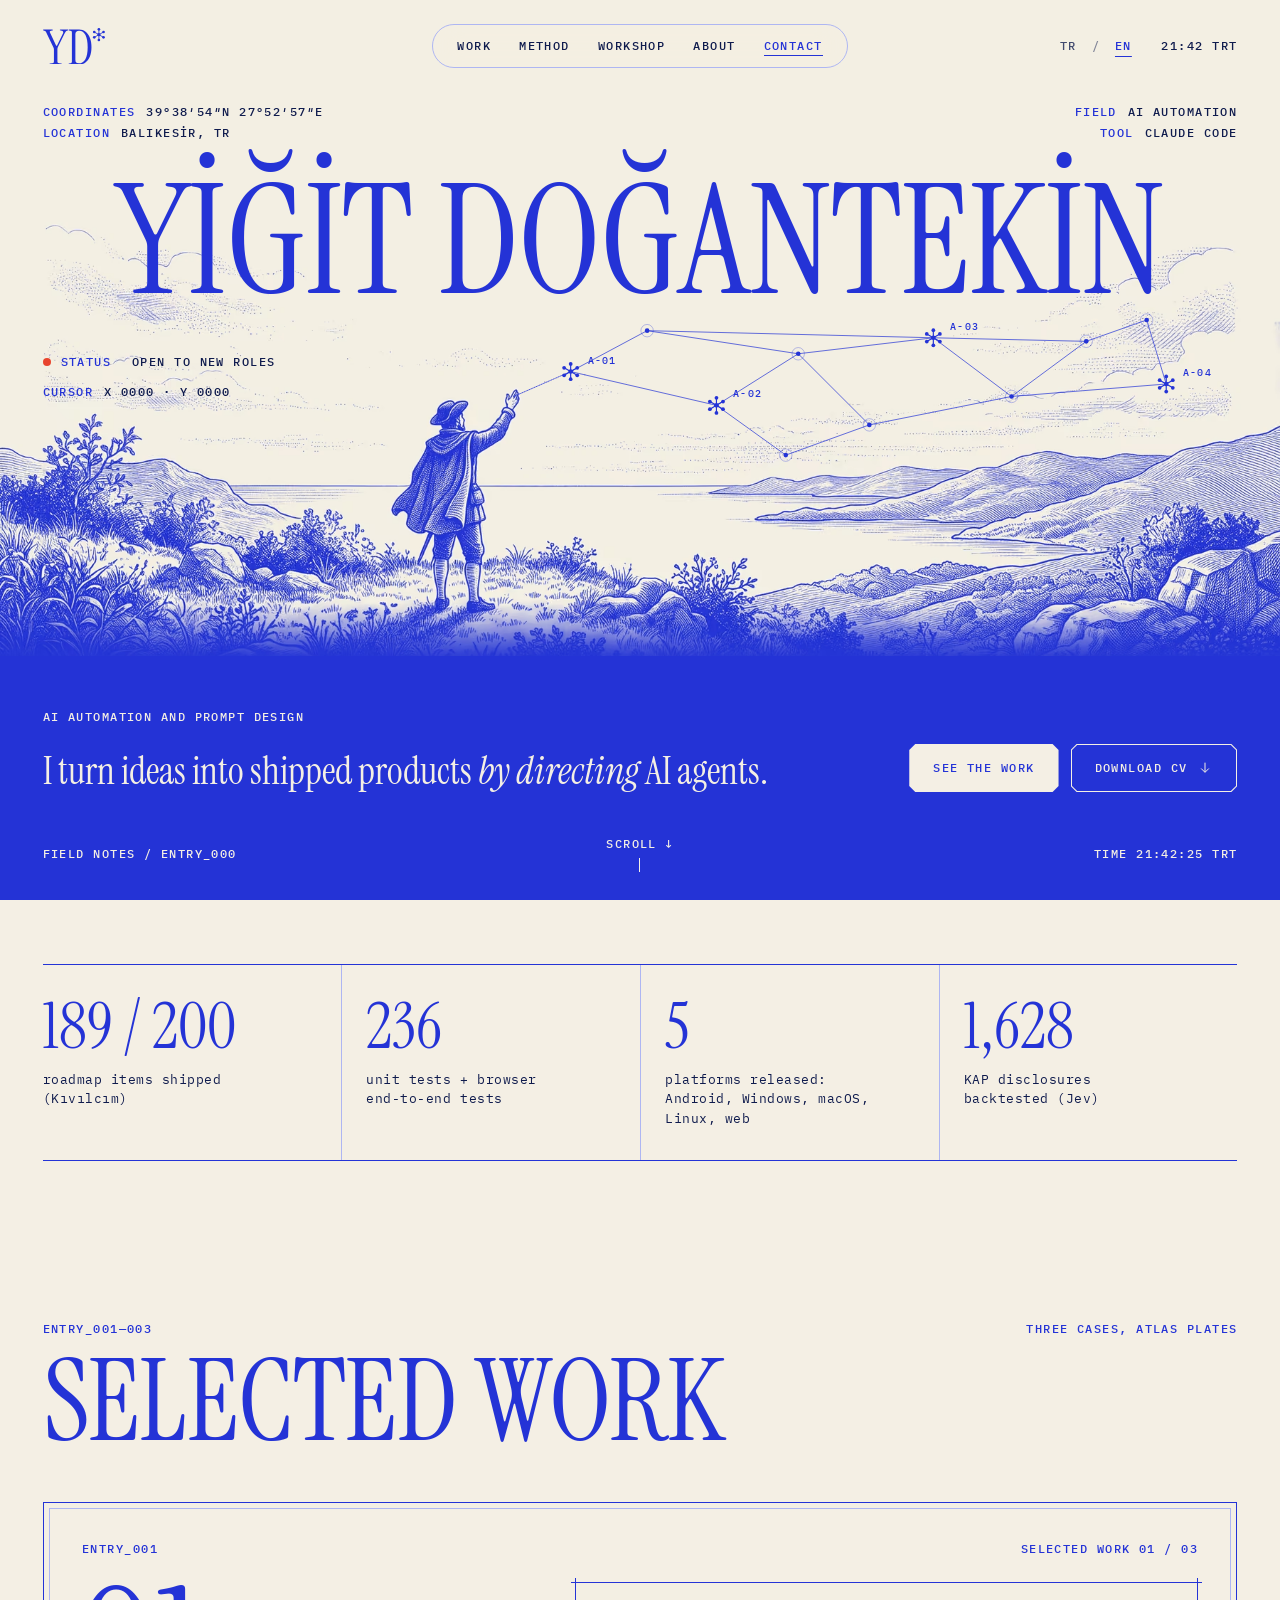
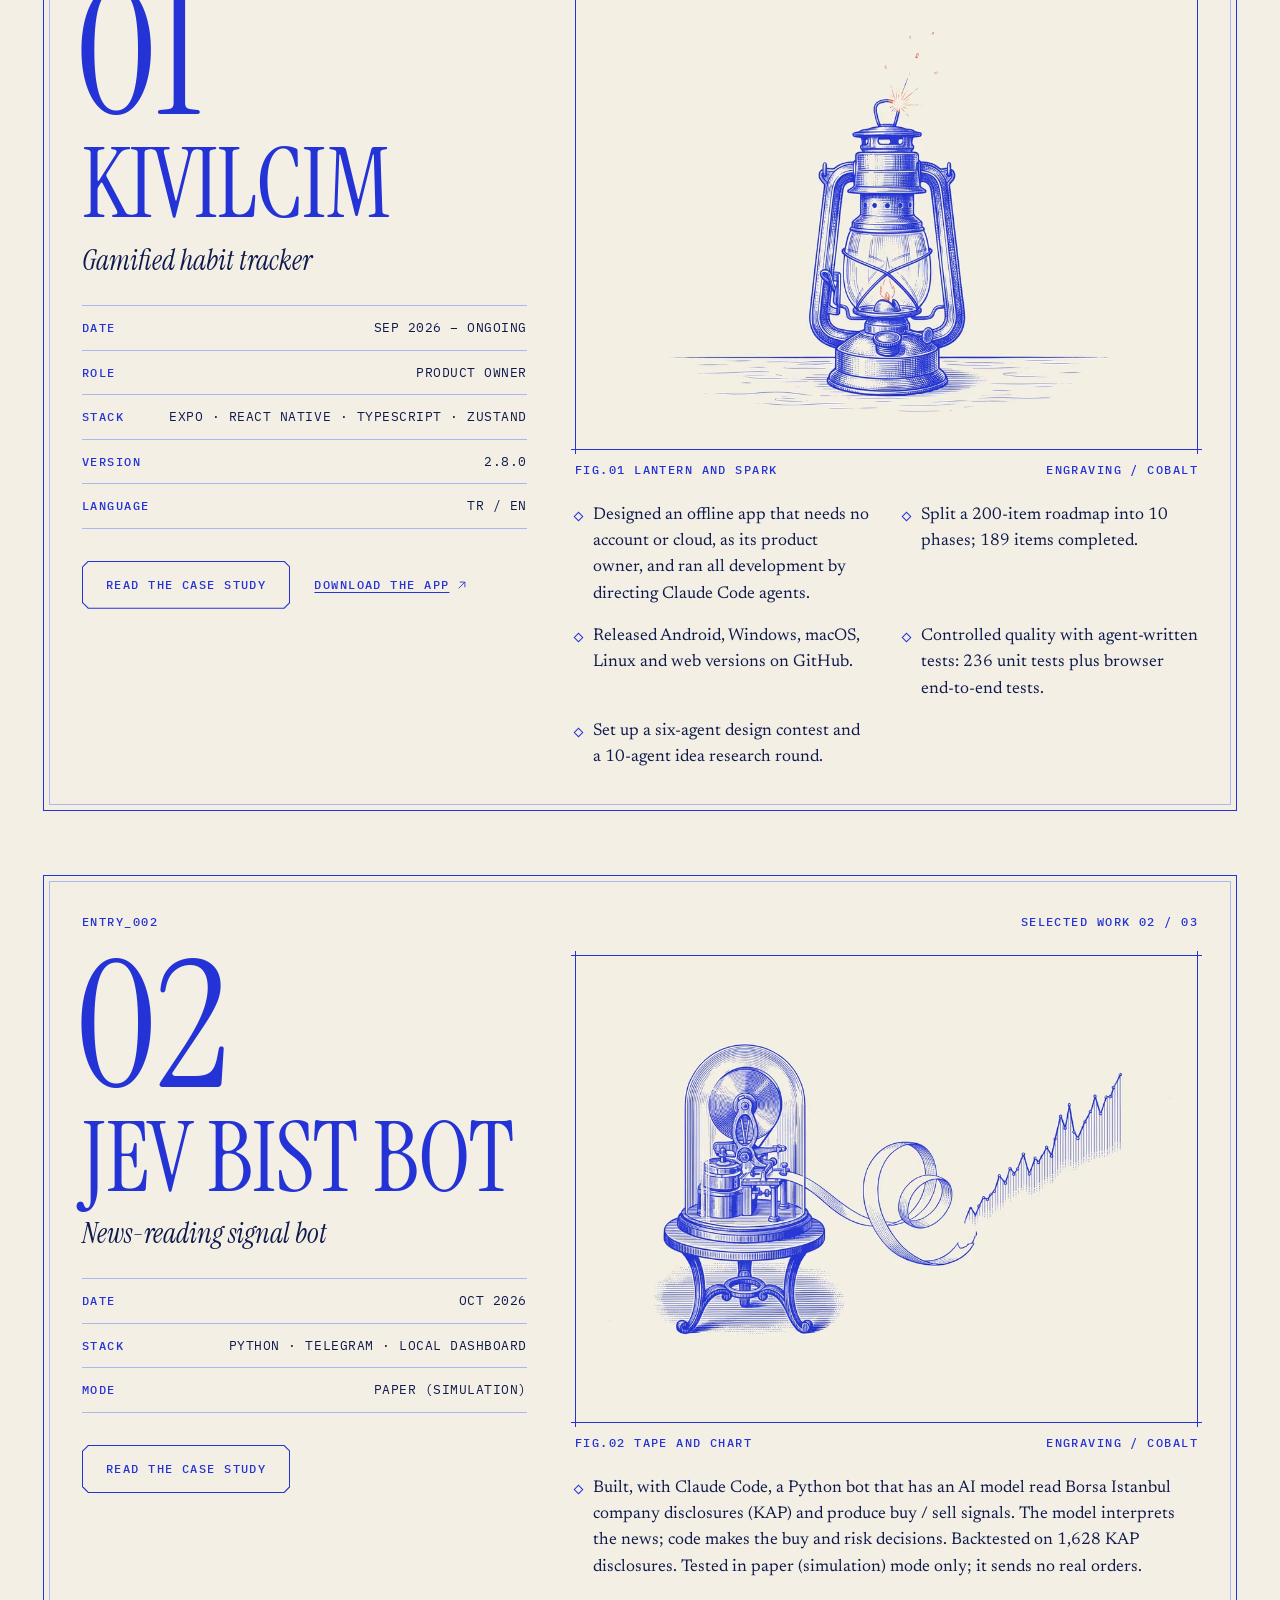
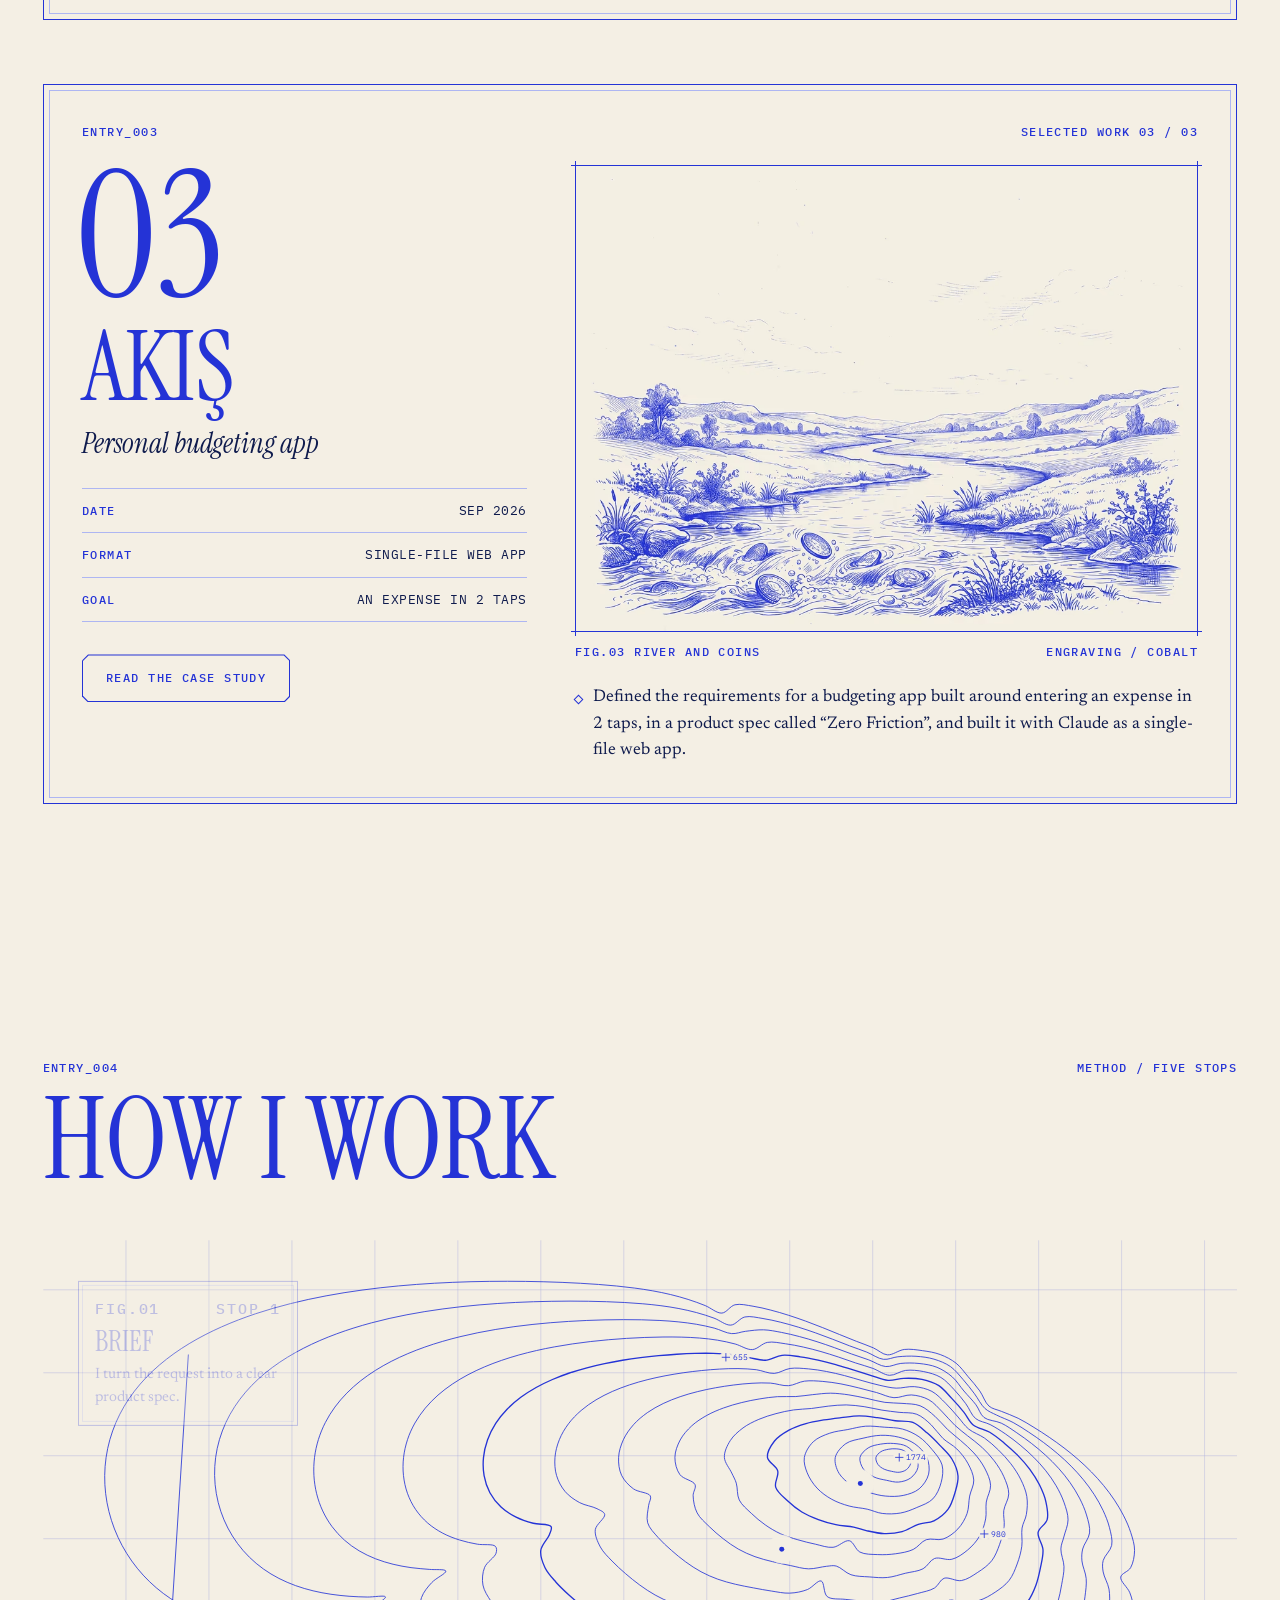
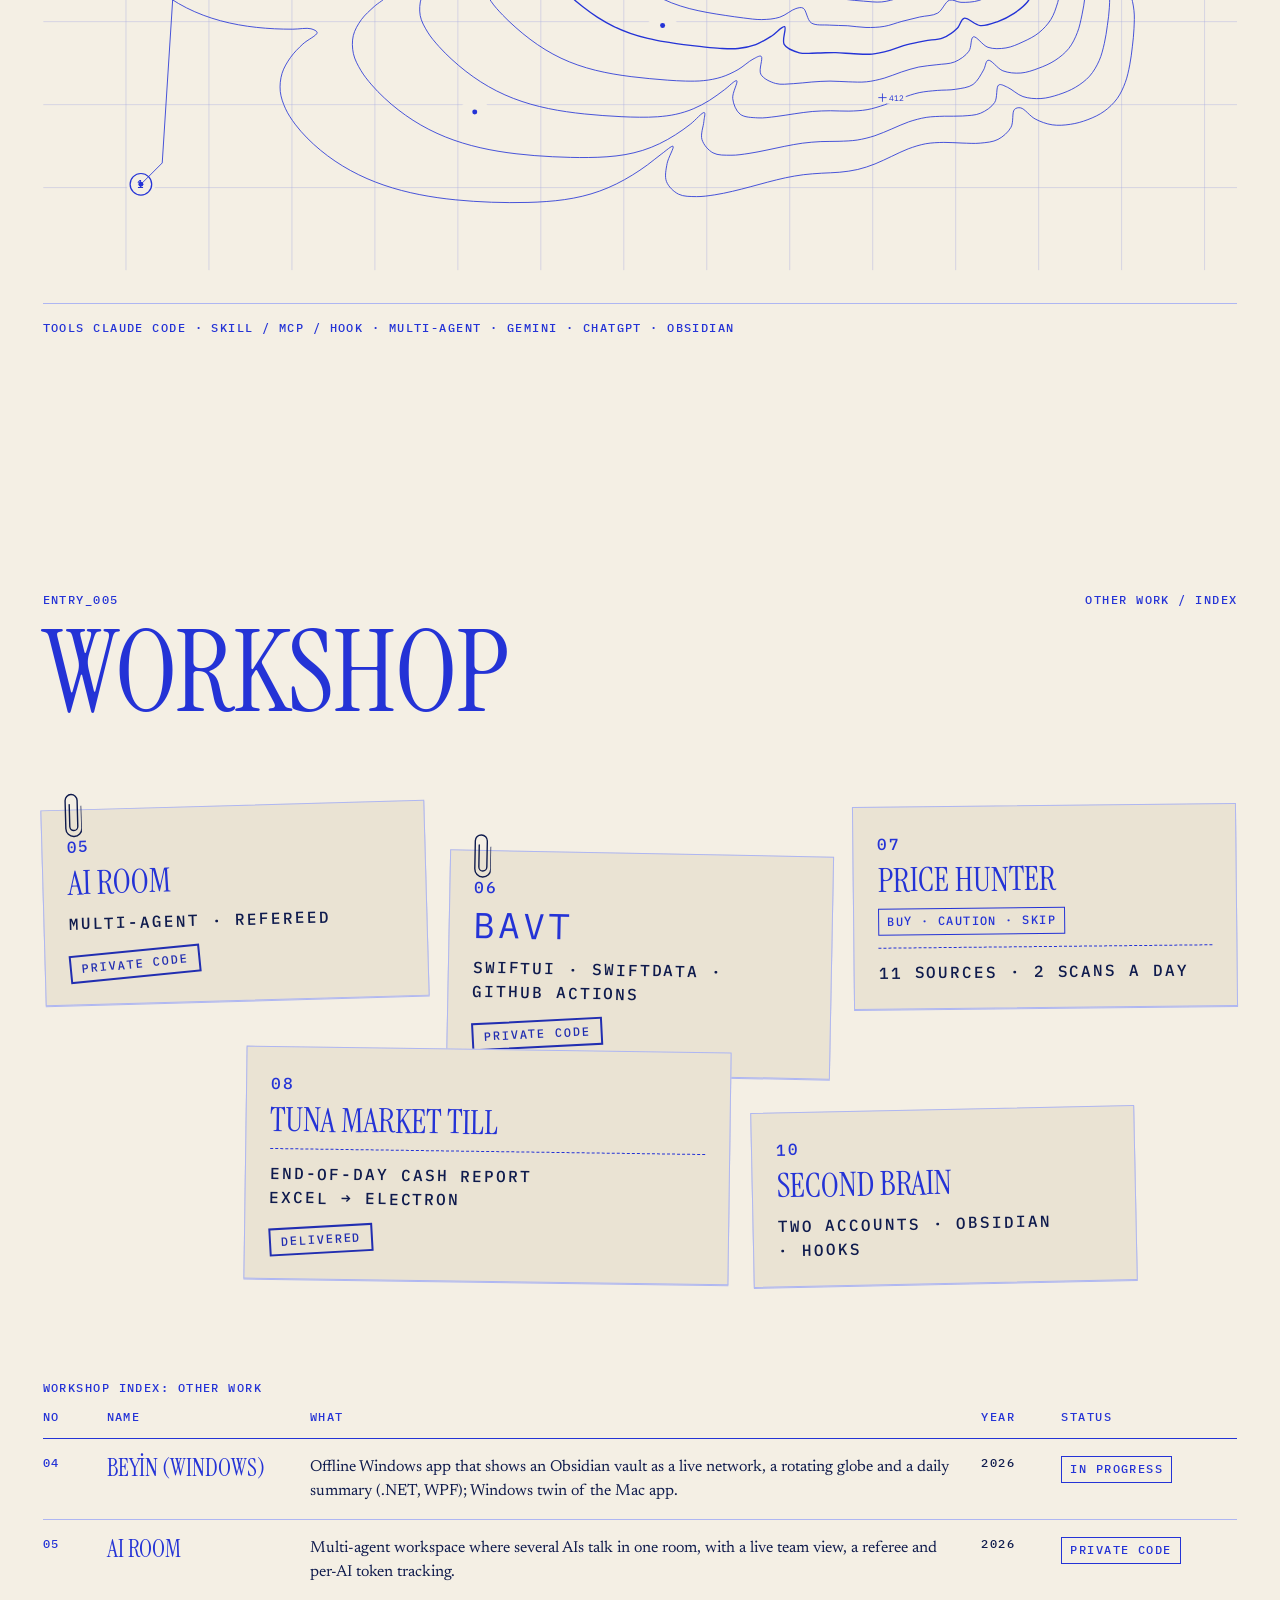
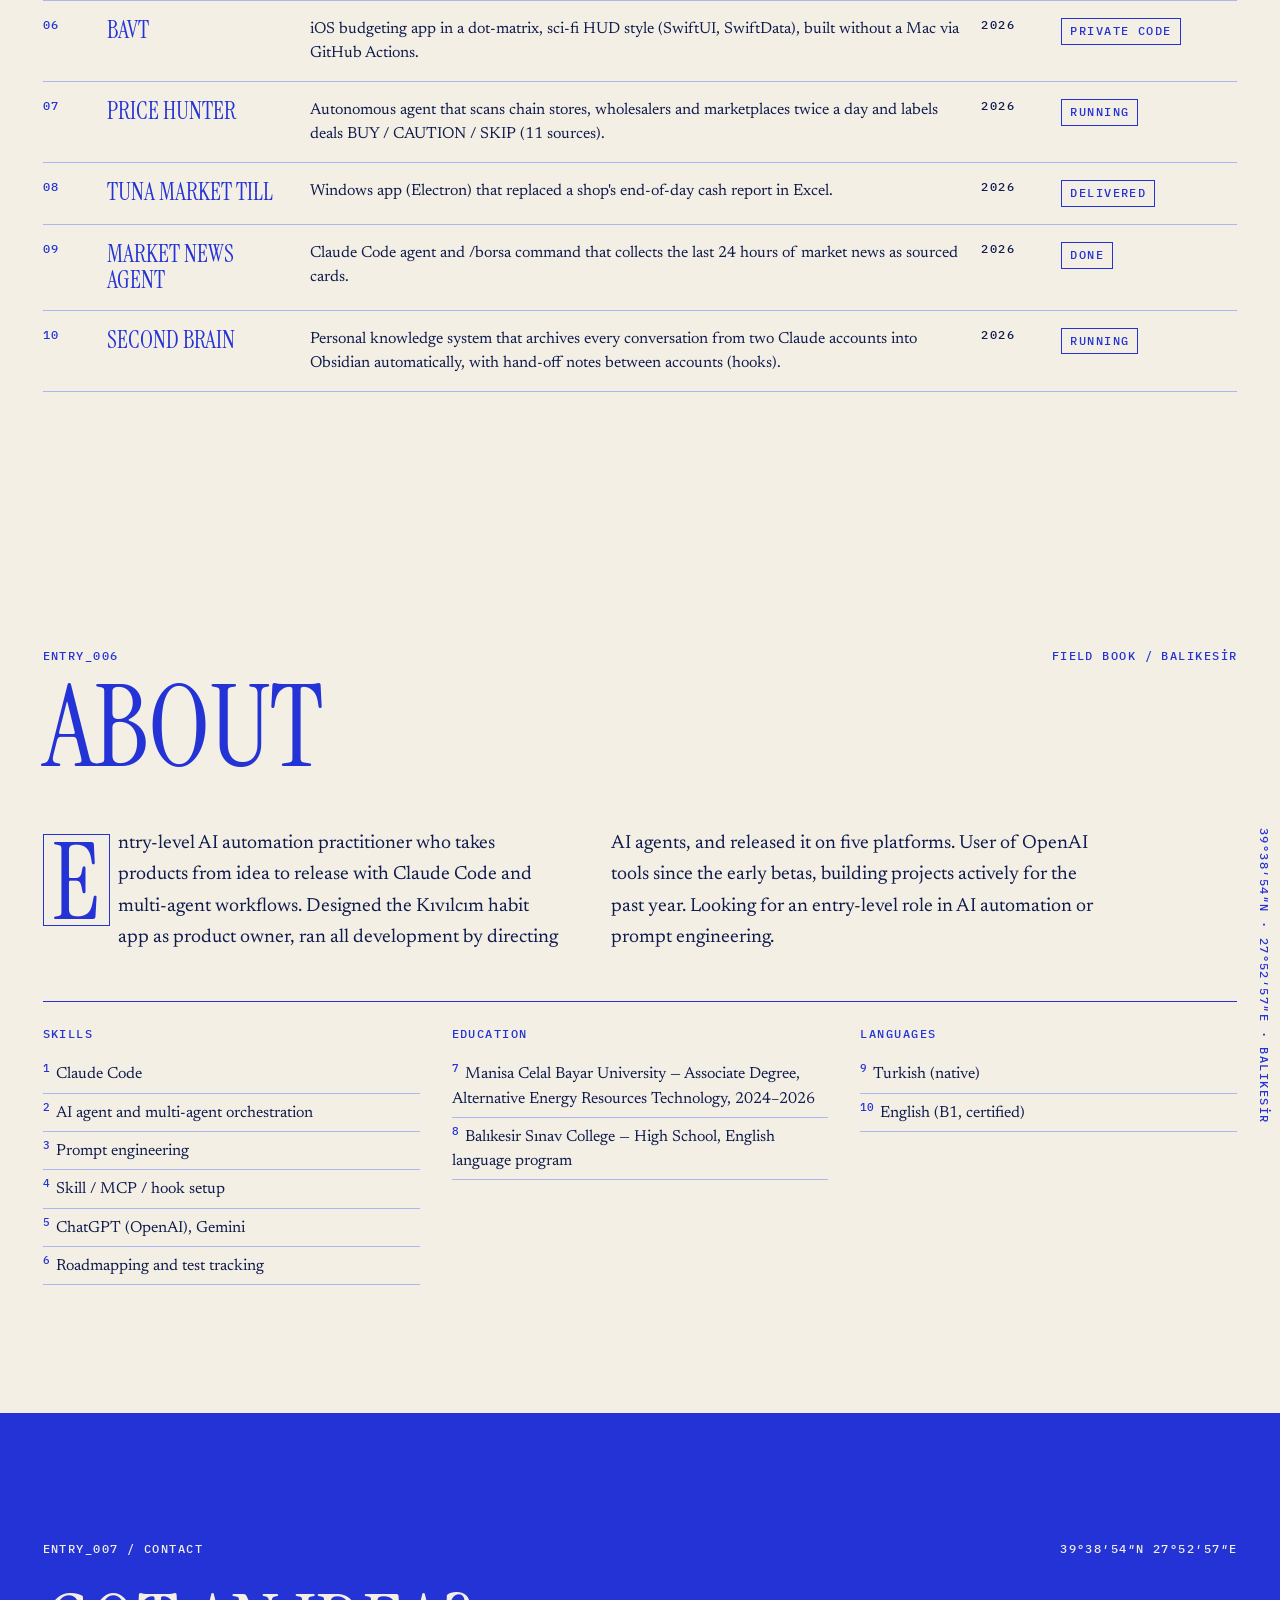
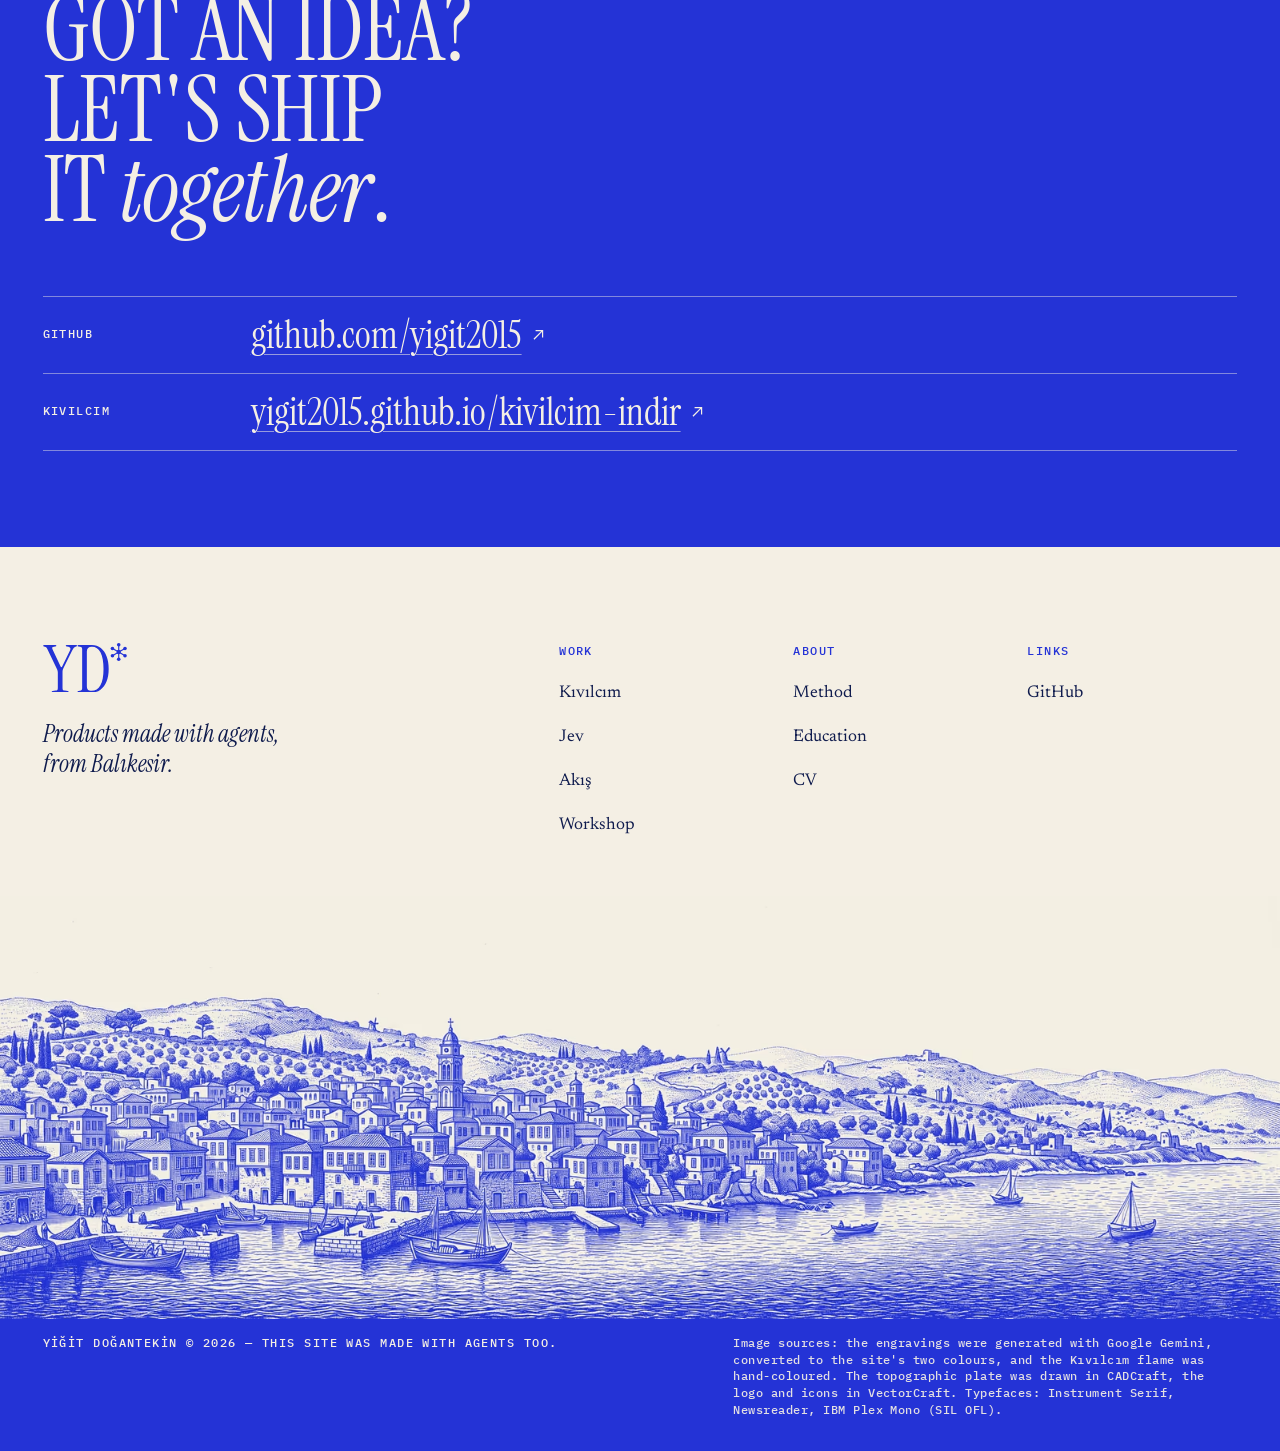
<file: en/index.html>
<!doctype html>
<html lang="en" data-sayfa="home" data-tr="/" data-en="/en/">
<head>
<meta charset="utf-8">
<meta name="viewport" content="width=device-width, initial-scale=1">
<title>Yiğit Doğantekin — AI automation and prompt design</title>
<meta name="description" content="I turn ideas into shipped products by directing AI agents. Kıvılcım, the Jev BIST bot, Akış and other work from the workshop.">
<link rel="canonical" href="https://yigit2015.github.io/en/">
<link rel="alternate" hreflang="tr" href="https://yigit2015.github.io/">
<link rel="alternate" hreflang="en" href="https://yigit2015.github.io/en/">
<link rel="alternate" hreflang="x-default" href="https://yigit2015.github.io/">
<meta property="og:type" content="website">
<meta property="og:site_name" content="Yiğit Doğantekin">
<meta property="og:title" content="Yiğit Doğantekin — AI automation and prompt design">
<meta property="og:description" content="I turn ideas into shipped products by directing AI agents. Kıvılcım, the Jev BIST bot, Akış and other work from the workshop.">
<meta property="og:url" content="https://yigit2015.github.io/en/">
<meta property="og:image" content="https://yigit2015.github.io/assets/img/og-en.jpg">
<meta property="og:image:width" content="1200">
<meta property="og:image:height" content="630">
<meta property="og:image:alt" content="Copperplate engraving: an explorer seen from behind on a hilltop at the foot of Mount Ida raises his right hand over the calm Gulf of Edremit.">
<meta property="og:locale" content="en_US">
<meta property="og:locale:alternate" content="tr_TR">
<meta name="twitter:card" content="summary_large_image">
<meta name="theme-color" content="#F4EFE4">
<meta name="color-scheme" content="light">
<link rel="icon" href="/favicon.svg" type="image/svg+xml">
<link rel="icon" href="/favicon-32.png" sizes="32x32" type="image/png">
<link rel="apple-touch-icon" href="/apple-touch-icon.png">
<link rel="manifest" href="/site.webmanifest">
<link rel="preload" href="/assets/fonts/InstrumentSerif-Regular.woff2" as="font" type="font/woff2" crossorigin>
<link rel="preload" href="/assets/fonts/IBMPlexMono-Medium.woff2" as="font" type="font/woff2" crossorigin>
<link rel="preload" as="image" type="image/avif" media="(min-width: 600px)" fetchpriority="high" imagesrcset="/assets/img/hero-1200.avif 1200w, /assets/img/hero-1800.avif 1800w, /assets/img/hero-2400.avif 2400w" imagesizes="100vw">
<link rel="preload" as="image" type="image/avif" media="(max-width: 599px)" fetchpriority="high" imagesrcset="/assets/img/hero-mobil-600.avif 600w, /assets/img/hero-mobil-900.avif 900w" imagesizes="100vw">
<link rel="stylesheet" href="/assets/css/tokens.css">
<link rel="stylesheet" href="/assets/css/site.css">
<script>document.documentElement.classList.add(matchMedia('(prefers-reduced-motion: reduce)').matches?'az-hareket':'js');</script>
</head>
<body>
<a class="atla" href="#icerik" data-i18n="skip">Skip to content</a>
<header class="ust" id="ust">
<a class="logo" href="/en/" data-i18n-href="home" aria-label="Yiğit Doğantekin, home" data-i18n-attr="aria-label:logo.label"><svg aria-hidden="true" focusable="false" class="ikon " xmlns="http://www.w3.org/2000/svg" width="127" height="75" viewBox="0 0 127 75"><path d="M114.5 13.68 L114.5 2.71 M114.5 13.68 L124 8.2 M114.5 13.68 L124 19.16 M114.5 13.68 L114.5 24.64 M114.5 13.68 L105 19.16 M114.5 13.68 L105 8.2" fill="none" stroke="currentColor" stroke-width="1.7" /><circle cx="114.5" cy="13.68" r="3.34" fill="currentColor" /><circle cx="114.5" cy="2.71" r="2.71" fill="currentColor" /><circle cx="124" cy="8.2" r="2.71" fill="currentColor" /><circle cx="124" cy="19.16" r="2.71" fill="currentColor" /><circle cx="114.5" cy="24.64" r="2.71" fill="currentColor" /><circle cx="105" cy="19.16" r="2.71" fill="currentColor" /><circle cx="105" cy="8.2" r="2.71" fill="currentColor" /><path d="M14.7 75 C13.7 75 13.2 74.63 13.2 73.9 C13.2 73.17 13.63 72.77 14.5 72.7 L19 72 C20.33 71.8 21.23 71.45 21.7 70.95 C22.17 70.45 22.4 69.5 22.4 68.1 L22.4 44.5 C22.4 43.03 22.07 41.6 21.4 40.2 L6.7 9.4 C6.23 8.27 5.7 7.4 5.1 6.8 C4.5 6.2 3.63 5.77 2.5 5.5 L1.6 5.3 C0.67 5.1 0.2 4.67 0.2 4 C0.2 3.33 0.7 3 1.7 3 L18.8 3 C19.73 3 20.2 3.37 20.2 4.1 C20.2 4.83 19.63 5.23 18.5 5.3 L16.6 5.5 C15.47 5.57 14.67 5.93 14.2 6.6 C13.73 7.27 13.83 8.3 14.5 9.7 L26.8 35.9 C27.07 36.37 27.4 36.6 27.8 36.6 C28.2 36.6 28.53 36.37 28.8 35.9 L40.6 11.8 C41.47 10.07 41.68 8.65 41.25 7.55 C40.82 6.45 39.83 5.8 38.3 5.6 L36.1 5.3 C34.97 5.1 34.4 4.7 34.4 4.1 C34.4 3.37 34.87 3 35.8 3 L50 3 C51 3 51.5 3.33 51.5 4 C51.5 4.67 51.03 5.1 50.1 5.3 L49.1 5.5 C48.17 5.7 47.35 6.27 46.65 7.2 C45.95 8.13 45.03 9.7 43.9 11.9 L30.8 38.2 C30.33 39.13 30 40.02 29.8 40.85 C29.6 41.68 29.5 42.63 29.5 43.7 L29.5 68.1 C29.5 69.5 29.75 70.45 30.25 70.95 C30.75 71.45 31.63 71.8 32.9 72 L37.4 72.7 C38.27 72.77 38.7 73.17 38.7 73.9 C38.7 74.63 38.2 75 37.2 75 Z" fill="currentColor" /><path d="M53.7 75 C52.7 75 52.2 74.63 52.2 73.9 C52.2 73.3 52.63 72.9 53.5 72.7 L55.8 72.3 C58.07 71.9 59.2 70.6 59.2 68.4 L59.2 9.6 C59.2 8.2 58.98 7.27 58.55 6.8 C58.12 6.33 57.2 5.97 55.8 5.7 L53.5 5.3 C52.63 5.1 52.2 4.7 52.2 4.1 C52.2 3.37 52.7 3 53.7 3 L73.9 3 C79.1 3 83.6 4.52 87.4 7.55 C91.2 10.58 94.13 14.83 96.2 20.3 C98.27 25.77 99.3 32.1 99.3 39.3 C99.3 46.57 98.22 52.87 96.05 58.2 C93.88 63.53 90.83 67.67 86.9 70.6 C82.97 73.53 78.3 75 72.9 75 Z M73.3 72.4 C79.23 72.4 83.75 69.57 86.85 63.9 C89.95 58.23 91.5 50.03 91.5 39.3 C91.5 28.63 90.02 20.35 87.05 14.45 C84.08 8.55 79.7 5.6 73.9 5.6 C68.83 5.6 66.3 8.03 66.3 12.9 L66.3 65.1 C66.3 67.77 66.85 69.65 67.95 70.75 C69.05 71.85 70.83 72.4 73.3 72.4 Z" fill="currentColor" /></svg></a>
<nav aria-label="Main menu" data-i18n-attr="aria-label:nav.label"><ul class="hap"><li><a href="/en/#isler" data-i18n-href="home#isler" data-hedef="isler" data-i18n="nav.isler">Work</a></li><li><a href="/en/#yontem" data-i18n-href="home#yontem" data-hedef="yontem" data-i18n="nav.yontem">Method</a></li><li><a href="/en/#atolye" data-i18n-href="home#atolye" data-hedef="atolye" data-i18n="nav.atolye">Workshop</a></li><li><a href="/en/#hakkimda" data-i18n-href="home#hakkimda" data-hedef="hakkimda" data-i18n="nav.hakkimda">About</a></li><li><a href="/en/#iletisim" data-i18n-href="home#iletisim" data-hedef="iletisim" data-i18n="nav.iletisim">Contact</a></li></ul></nav>
<div class="ust-sag"><div class="dil" role="group" aria-label="Language" data-i18n-attr="aria-label:dil.label"><button type="button" data-dil="tr" lang="tr" aria-pressed="false">TR<span class="sr-only">, Türkçe</span></button><span class="ayrac" aria-hidden="true">/</span><button type="button" data-dil="en" lang="en" aria-pressed="true">EN<span class="sr-only">, English</span></button></div><time class="ust-saat mono" data-saat="kisa" aria-label="Local time in Balıkesir" data-i18n-attr="aria-label:saat.label">--:-- TRT</time>
<button type="button" class="menu-ac" aria-haspopup="dialog" aria-controls="mobil-menu" aria-expanded="false" data-i18n="menu.ac">Menu</button></div>
</header>
<dialog class="mobil-menu ters" id="mobil-menu" aria-label="Main menu" data-i18n-attr="aria-label:nav.label">
<div class="menu-ust"><span class="mono">YD / 39°38′54″N 27°52′57″E</span><button type="button" class="menu-kapat" data-kapat data-i18n="menu.kapat">Close</button></div>
<nav><a href="/en/#isler" data-i18n-href="home#isler" data-kapat><span aria-hidden="true">01</span><span data-i18n="nav.isler">Work</span></a><a href="/en/#yontem" data-i18n-href="home#yontem" data-kapat><span aria-hidden="true">02</span><span data-i18n="nav.yontem">Method</span></a><a href="/en/#atolye" data-i18n-href="home#atolye" data-kapat><span aria-hidden="true">03</span><span data-i18n="nav.atolye">Workshop</span></a><a href="/en/#hakkimda" data-i18n-href="home#hakkimda" data-kapat><span aria-hidden="true">04</span><span data-i18n="nav.hakkimda">About</span></a><a href="/en/#iletisim" data-i18n-href="home#iletisim" data-kapat><span aria-hidden="true">05</span><span data-i18n="nav.iletisim">Contact</span></a></nav>

</dialog>
<main id="icerik">
<section class="hero" aria-labelledby="hero-ad">
<div class="hero-sahne">
<picture>
<source media="(max-width: 599px)" type="image/avif" srcset="/assets/img/hero-mobil-600.avif 600w, /assets/img/hero-mobil-900.avif 900w" sizes="100vw" width="900" height="1617">
<source media="(max-width: 599px)" type="image/webp" srcset="/assets/img/hero-mobil-600.webp 600w, /assets/img/hero-mobil-900.webp 900w" sizes="100vw" width="900" height="1617">
<source type="image/avif" srcset="/assets/img/hero-1200.avif 1200w, /assets/img/hero-1800.avif 1800w, /assets/img/hero-2400.avif 2400w" sizes="100vw">
<source type="image/webp" srcset="/assets/img/hero-1200.webp 1200w, /assets/img/hero-1800.webp 1800w, /assets/img/hero-2400.webp 2400w" sizes="100vw">
<img class="hero-gorsel" src="/assets/img/hero-1800.webp" width="1800" height="1005" fetchpriority="high" decoding="async" alt="Copperplate engraving: an explorer seen from behind on a hilltop at the foot of Mount Ida raises his right hand over the calm Gulf of Edremit." data-i18n-attr="alt:hero.alt">
</picture>
<canvas class="dither perde" aria-hidden="true"></canvas>
<svg xmlns="http://www.w3.org/2000/svg" viewBox="0 0 1440 804" class="takimyildiz takimyildiz-masaustu" preserveAspectRatio="xMidYMax slice" aria-hidden="true" focusable="false"><defs><symbol id="ajan-takimyildiz" viewBox="0 0 32 32"><path d="M16 16V5.5M16 16l9.09-5.25M16 16l9.09 5.25M16 16v10.5M16 16l-9.09 5.25M16 16l-9.09-5.25" fill="none" stroke="currentColor" stroke-width="1.6"/><circle cx="16" cy="16" r="3.2"/><circle cx="16" cy="5.5" r="2.6"/><circle cx="25.09" cy="10.75" r="2.6"/><circle cx="25.09" cy="21.25" r="2.6"/><circle cx="16" cy="26.5" r="2.6"/><circle cx="6.91" cy="21.25" r="2.6"/><circle cx="6.91" cy="10.75" r="2.6"/></symbol></defs><g class="hatlar" fill="none" stroke="currentColor" stroke-linecap="round"><path class="hat el-hatti" pathLength="1" d="M578 446L642 418" style="--i:0"/><path class="hat" pathLength="1" d="M642 418L728 372" style="--i:1"/><path class="hat" pathLength="1" d="M642 418L806 456" style="--i:2"/><path class="hat" pathLength="1" d="M728 372L898 398" style="--i:3"/><path class="hat" pathLength="1" d="M806 456L898 398" style="--i:4"/><path class="hat" pathLength="1" d="M806 456L884 512" style="--i:5"/><path class="hat" pathLength="1" d="M898 398L978 478" style="--i:6"/><path class="hat" pathLength="1" d="M898 398L1050 380" style="--i:7"/><path class="hat" pathLength="1" d="M978 478L884 512" style="--i:8"/><path class="hat" pathLength="1" d="M978 478L1138 446" style="--i:9"/><path class="hat" pathLength="1" d="M1050 380L1138 446" style="--i:10"/><path class="hat" pathLength="1" d="M1050 380L1222 384" style="--i:11"/><path class="hat" pathLength="1" d="M1138 446L1222 384" style="--i:12"/><path class="hat" pathLength="1" d="M1138 446L1312 432" style="--i:13"/><path class="hat" pathLength="1" d="M1222 384L1290 360" style="--i:14"/><path class="hat" pathLength="1" d="M1290 360L1312 432" style="--i:15"/><path class="hat" pathLength="1" d="M728 372L1050 380" style="--i:16"/></g><g class="dugumler" fill="currentColor"><g class="dugum ajan" style="--i:0"><use href="#ajan-takimyildiz" x="629.0" y="405.0" width="26" height="26"/></g><g class="dugum" style="--i:1"><circle cx="728" cy="372" r="2.6"/><circle class="halka" cx="728" cy="372" r="7" fill="none" stroke="currentColor" stroke-width="0.75"/></g><g class="dugum ajan" style="--i:2"><use href="#ajan-takimyildiz" x="793.0" y="443.0" width="26" height="26"/></g><g class="dugum" style="--i:3"><circle cx="898" cy="398" r="2.6"/><circle class="halka" cx="898" cy="398" r="7" fill="none" stroke="currentColor" stroke-width="0.75"/></g><g class="dugum" style="--i:4"><circle cx="978" cy="478" r="2.6"/><circle class="halka" cx="978" cy="478" r="7" fill="none" stroke="currentColor" stroke-width="0.75"/></g><g class="dugum ajan" style="--i:5"><use href="#ajan-takimyildiz" x="1037.0" y="367.0" width="26" height="26"/></g><g class="dugum" style="--i:6"><circle cx="1138" cy="446" r="2.6"/><circle class="halka" cx="1138" cy="446" r="7" fill="none" stroke="currentColor" stroke-width="0.75"/></g><g class="dugum" style="--i:7"><circle cx="1222" cy="384" r="2.6"/><circle class="halka" cx="1222" cy="384" r="7" fill="none" stroke="currentColor" stroke-width="0.75"/></g><g class="dugum ajan" style="--i:8"><use href="#ajan-takimyildiz" x="1299.0" y="419.0" width="26" height="26"/></g><g class="dugum" style="--i:9"><circle cx="884" cy="512" r="2.6"/><circle class="halka" cx="884" cy="512" r="7" fill="none" stroke="currentColor" stroke-width="0.75"/></g><g class="dugum" style="--i:10"><circle cx="1290" cy="360" r="2.6"/><circle class="halka" cx="1290" cy="360" r="7" fill="none" stroke="currentColor" stroke-width="0.75"/></g></g><g class="etiketler" fill="currentColor"><text x="661.0" y="409.0">A-01</text><text x="825.0" y="447.0">A-02</text><text x="1069.0" y="371.0">A-03</text><text x="1331.0" y="423.0">A-04</text></g></svg>
<svg xmlns="http://www.w3.org/2000/svg" viewBox="0 0 390 700" class="takimyildiz takimyildiz-mobil" preserveAspectRatio="xMidYMax slice" aria-hidden="true" focusable="false"><defs><symbol id="ajan-takimyildiz-mobil" viewBox="0 0 32 32"><path d="M16 16V5.5M16 16l9.09-5.25M16 16l9.09 5.25M16 16v10.5M16 16l-9.09 5.25M16 16l-9.09-5.25" fill="none" stroke="currentColor" stroke-width="1.6"/><circle cx="16" cy="16" r="3.2"/><circle cx="16" cy="5.5" r="2.6"/><circle cx="25.09" cy="10.75" r="2.6"/><circle cx="25.09" cy="21.25" r="2.6"/><circle cx="16" cy="26.5" r="2.6"/><circle cx="6.91" cy="21.25" r="2.6"/><circle cx="6.91" cy="10.75" r="2.6"/></symbol></defs><g class="hatlar" fill="none" stroke="currentColor" stroke-linecap="round"><path class="hat el-hatti" pathLength="1" d="M235 388L262 352" style="--i:0"/><path class="hat" pathLength="1" d="M262 352L304 314" style="--i:1"/><path class="hat" pathLength="1" d="M262 352L344 362" style="--i:2"/><path class="hat" pathLength="1" d="M304 314L218 300" style="--i:3"/><path class="hat" pathLength="1" d="M304 314L334 284" style="--i:4"/><path class="hat" pathLength="1" d="M344 362L334 284" style="--i:5"/><path class="hat" pathLength="1" d="M344 362L318 408" style="--i:6"/><path class="hat" pathLength="1" d="M218 300L176 336" style="--i:7"/><path class="hat" pathLength="1" d="M176 336L262 352" style="--i:8"/></g><g class="dugumler" fill="currentColor"><g class="dugum ajan" style="--i:0"><use href="#ajan-takimyildiz-mobil" x="251.0" y="341.0" width="22" height="22"/></g><g class="dugum" style="--i:1"><circle cx="304" cy="314" r="2.6"/><circle class="halka" cx="304" cy="314" r="7" fill="none" stroke="currentColor" stroke-width="0.75"/></g><g class="dugum" style="--i:2"><circle cx="344" cy="362" r="2.6"/><circle class="halka" cx="344" cy="362" r="7" fill="none" stroke="currentColor" stroke-width="0.75"/></g><g class="dugum" style="--i:3"><circle cx="218" cy="300" r="2.6"/><circle class="halka" cx="218" cy="300" r="7" fill="none" stroke="currentColor" stroke-width="0.75"/></g><g class="dugum ajan" style="--i:4"><use href="#ajan-takimyildiz-mobil" x="323.0" y="273.0" width="22" height="22"/></g><g class="dugum" style="--i:5"><circle cx="318" cy="408" r="2.6"/><circle class="halka" cx="318" cy="408" r="7" fill="none" stroke="currentColor" stroke-width="0.75"/></g><g class="dugum" style="--i:6"><circle cx="176" cy="336" r="2.6"/><circle class="halka" cx="176" cy="336" r="7" fill="none" stroke="currentColor" stroke-width="0.75"/></g></g><g class="etiketler" fill="currentColor"><text x="279.0" y="345.0">A-01</text><text x="317.0" y="277.0" text-anchor="end">A-02</text></g></svg>
<div class="hud hud-sol-ust mono">
<p class="koordinat"><span class="anahtar" data-i18n="hud.koordinat">COORDINATES</span><span class="deger">39°38′54″N 27°52′57″E</span></p>
<p><span class="anahtar" data-i18n="hud.konum">LOCATION</span><span class="deger">BALIKESİR, TR</span></p>
<time class="saat-mobil deger" data-saat="uzun">--:--:-- TRT</time>
</div>
<div class="hud hud-sag-ust mono">
<p><span class="anahtar" data-i18n="hud.alan">FIELD</span><span class="deger" data-i18n="hud.alan.v">AI AUTOMATION</span></p>
<p><span class="anahtar" data-i18n="hud.arac">TOOL</span><span class="deger">CLAUDE CODE</span></p>
</div>
<p class="hud hud-imlec mono" aria-hidden="true"><span class="anahtar" data-i18n="hud.imlec">CURSOR</span><span class="deger" data-imlec>X 0000 · Y 0000</span></p>
<p class="hud hud-durum mono"><span class="canli-nokta" aria-hidden="true"></span><span class="anahtar" data-i18n="hud.durum">STATUS</span><span class="deger" data-i18n="hud.durum.v">OPEN TO NEW ROLES</span></p>
<h1 class="hero-ad gosterim" id="hero-ad" aria-label="Yiğit Doğantekin"><span class="satir">YİĞİT</span> <span class="satir">DOĞANTEKİN</span></h1>
</div>
<div class="hero-bant ters">
<div class="hero-alt">
<p class="unvan mono" data-i18n="hero.unvan">AI AUTOMATION AND PROMPT DESIGN</p>
<p class="lede" data-i18n-html="hero.cumle">I turn ideas into shipped products <em>by directing</em> AI agents.</p>
<div class="dugmeler">
<a class="dugme dolu" href="#isler" data-i18n="hero.isler">See the work</a>
<a class="dugme cerceve" href="/cv/yigit-dogantekin-cv-en.pdf" data-i18n-href="cv" download><span data-i18n="hero.cv">Download CV</span><span class="sr-only" data-i18n="pdf"> (PDF)</span><svg aria-hidden="true" focusable="false" class="ikon " xmlns="http://www.w3.org/2000/svg" width="24" height="24" viewBox="0 0 24 24"><path d="M12 4.75 L12 17.5 M6.75 13.25 L12 18.5 L17.25 13.25" fill="none" stroke="currentColor" stroke-width="1.5" stroke-linecap="square" /></svg></a>
</div>
<div class="hud-alt mono">
<p class="saha" data-i18n="hud.saha">FIELD NOTES / ENTRY_000</p>
<a class="kaydir" href="#sayilar"><span><span data-i18n="hud.kaydir">SCROLL</span> <span aria-hidden="true">↓</span></span></a>
<p class="saat-alt"><span data-i18n="hud.saat">TIME</span> <time data-saat="uzun">--:--:-- TRT</time></p>
</div>
</div>
</div>
</section>
<section class="sayilar kap" id="sayilar" aria-label="In numbers" data-i18n-attr="aria-label:say.label"><ul><li class="belir"><strong>189 / 200</strong><span class="mono-metin" data-i18n="say.1">roadmap items shipped (Kıvılcım)</span></li><li class="belir"><strong>236</strong><span class="mono-metin" data-i18n="say.2">unit tests + browser end-to-end tests</span></li><li class="belir"><strong>5</strong><span class="mono-metin" data-i18n="say.3">platforms released: Android, Windows, macOS, Linux, web</span></li><li class="belir"><strong>1,628</strong><span class="mono-metin" data-i18n="say.4">KAP disclosures backtested (Jev)</span></li></ul></section>
<section class="bolum kap" id="isler" aria-labelledby="isler-baslik">
<div class="bolum-bas"><p class="mono kayit anahtar">ENTRY_001—003</p><h2 class="gosterim" id="isler-baslik" data-i18n="isler.baslik">Selected work</h2><p class="mono sag anahtar" data-i18n="isler.sag">THREE CASES, ATLAS PLATES</p></div>
<div class="isler-liste">
<article class="levha vaka-levha" aria-labelledby="vaka-kivilcim">
<div class="levha-ust mono"><span>ENTRY_001</span><span><span data-i18n="vaka.sira">SELECTED WORK</span>  01 / 03</span></div>
<div class="vaka">
<div class="vaka-sol">
<p class="numara" aria-hidden="true">01</p>
<h3 class="gosterim" id="vaka-kivilcim"><a href="/en/work/kivilcim/" data-i18n-href="kivilcim" data-i18n="kv.ad">KIVILCIM</a></h3>
<p class="alt-baslik" data-i18n="kv.alt">Gamified habit tracker</p>
<dl class="meta mono-metin"><div><dt class="mono" data-i18n="m.tarih">DATE</dt><dd data-i18n="kv.tarih">SEP 2026 – ONGOING</dd></div><div><dt class="mono" data-i18n="m.rol">ROLE</dt><dd data-i18n="kv.rol">PRODUCT OWNER</dd></div><div><dt class="mono" data-i18n="m.yigin">STACK</dt><dd>EXPO · REACT NATIVE · TYPESCRIPT · ZUSTAND</dd></div><div><dt class="mono" data-i18n="m.surum">VERSION</dt><dd>2.8.0</dd></div><div><dt class="mono" data-i18n="m.dil">LANGUAGE</dt><dd>TR / EN</dd></div></dl>
<div class="dugmeler"><a class="dugme cerceve" href="/en/work/kivilcim/" data-i18n-href="kivilcim"><span data-i18n="vaka.oku">Read the case study</span><span class="sr-only">: <span data-i18n="kv.ad">KIVILCIM</span></span></a><a class="bag" href="https://yigit2015.github.io/kivilcim-indir/" target="_blank" rel="noopener"><span data-i18n="vaka.indir">Download the app</span><span class="sr-only" data-i18n="yeni.sekme">(opens in a new tab)</span><svg aria-hidden="true" focusable="false" class="ikon " xmlns="http://www.w3.org/2000/svg" width="24" height="24" viewBox="0 0 24 24"><path d="M6.75 17.25 L16.25 7.75 M9 7 L17 7 L17 15" fill="none" stroke="currentColor" stroke-width="1.5" stroke-linecap="square" /></svg></a></div>
</div>
<div><figure class="fig"><div class="fig-cerceve" data-dither><span class="kose k1" aria-hidden="true"></span><span class="kose k2" aria-hidden="true"></span><span class="kose k3" aria-hidden="true"></span><span class="kose k4" aria-hidden="true"></span><picture><source type="image/avif" srcset="/assets/img/kivilcim-kapak-1000.avif 1000w, /assets/img/kivilcim-kapak-1600.avif 1600w" sizes="(min-width: 1101px) 56vw, 92vw"><source type="image/webp" srcset="/assets/img/kivilcim-kapak-1000.webp 1000w, /assets/img/kivilcim-kapak-1600.webp 1600w" sizes="(min-width: 1101px) 56vw, 92vw"><img src="/assets/img/kivilcim-kapak-1600.webp" width="1600" height="1195" loading="lazy" decoding="async" alt="Copperplate engraving: an old oil lantern on a table; its small flame and the spark rising from its top are hand-coloured orange." data-i18n-attr="alt:kv.gorsel"></picture></div><figcaption class="mono"><span data-i18n="kv.fig">FIG.01  LANTERN AND SPARK</span><span data-i18n="vaka.gravur">ENGRAVING / COBALT</span></figcaption></figure><ul class="vaka-metin"><li data-i18n="kv.m1">Designed an offline app that needs no account or cloud, as its product owner, and ran all development by directing Claude Code agents.</li><li data-i18n="kv.m2">Split a 200-item roadmap into 10 phases; 189 items completed.</li><li data-i18n="kv.m3">Released Android, Windows, macOS, Linux and web versions on GitHub.</li><li data-i18n="kv.m4">Controlled quality with agent-written tests: 236 unit tests plus browser end-to-end tests.</li><li data-i18n="kv.m5">Set up a six-agent design contest and a 10-agent idea research round.</li></ul></div>
</div>
</article>
<article class="levha vaka-levha" aria-labelledby="vaka-jev">
<div class="levha-ust mono"><span>ENTRY_002</span><span><span data-i18n="vaka.sira">SELECTED WORK</span>  02 / 03</span></div>
<div class="vaka">
<div class="vaka-sol">
<p class="numara" aria-hidden="true">02</p>
<h3 class="gosterim" id="vaka-jev"><a href="/en/work/jev/" data-i18n-href="jev" data-i18n="jv.ad">JEV BIST BOT</a></h3>
<p class="alt-baslik" data-i18n="jv.alt">News-reading signal bot</p>
<dl class="meta mono-metin"><div><dt class="mono" data-i18n="m.tarih">DATE</dt><dd data-i18n="jv.tarih">OCT 2026</dd></div><div><dt class="mono" data-i18n="m.yigin">STACK</dt><dd data-i18n="jv.yigin">PYTHON · TELEGRAM · LOCAL DASHBOARD</dd></div><div><dt class="mono" data-i18n="m.mod">MODE</dt><dd data-i18n="jv.mod">PAPER (SIMULATION)</dd></div></dl>
<div class="dugmeler"><a class="dugme cerceve" href="/en/work/jev/" data-i18n-href="jev"><span data-i18n="vaka.oku">Read the case study</span><span class="sr-only">: <span data-i18n="jv.ad">JEV BIST BOT</span></span></a></div>
</div>
<div><figure class="fig"><div class="fig-cerceve" data-dither><span class="kose k1" aria-hidden="true"></span><span class="kose k2" aria-hidden="true"></span><span class="kose k3" aria-hidden="true"></span><span class="kose k4" aria-hidden="true"></span><picture><source type="image/avif" srcset="/assets/img/jev-kapak-1000.avif 1000w, /assets/img/jev-kapak-1600.avif 1600w" sizes="(min-width: 1101px) 56vw, 92vw"><source type="image/webp" srcset="/assets/img/jev-kapak-1000.webp 1000w, /assets/img/jev-kapak-1600.webp 1600w" sizes="(min-width: 1101px) 56vw, 92vw"><img src="/assets/img/jev-kapak-1600.webp" width="1600" height="1195" loading="lazy" decoding="async" alt="Copperplate engraving: a 19th-century stock ticker under a glass dome; its paper tape curls out and turns into a rising line chart." data-i18n-attr="alt:jv.gorsel"></picture></div><figcaption class="mono"><span data-i18n="jv.fig">FIG.02  TAPE AND CHART</span><span data-i18n="vaka.gravur">ENGRAVING / COBALT</span></figcaption></figure><div class="vaka-metin tek"><p data-i18n="jv.metin">Built, with Claude Code, a Python bot that has an AI model read Borsa Istanbul company disclosures (KAP) and produce buy / sell signals. The model interprets the news; code makes the buy and risk decisions. Backtested on 1,628 KAP disclosures. Tested in paper (simulation) mode only; it sends no real orders.</p></div></div>
</div>
</article>
<article class="levha vaka-levha" aria-labelledby="vaka-akis">
<div class="levha-ust mono"><span>ENTRY_003</span><span><span data-i18n="vaka.sira">SELECTED WORK</span>  03 / 03</span></div>
<div class="vaka">
<div class="vaka-sol">
<p class="numara" aria-hidden="true">03</p>
<h3 class="gosterim" id="vaka-akis"><a href="/en/work/akis/" data-i18n-href="akis" data-i18n="ak.ad">AKIŞ</a></h3>
<p class="alt-baslik" data-i18n="ak.alt">Personal budgeting app</p>
<dl class="meta mono-metin"><div><dt class="mono" data-i18n="m.tarih">DATE</dt><dd data-i18n="ak.tarih">SEP 2026</dd></div><div><dt class="mono" data-i18n="m.bicim">FORMAT</dt><dd data-i18n="ak.bicim">SINGLE-FILE WEB APP</dd></div><div><dt class="mono" data-i18n="m.hedef">GOAL</dt><dd data-i18n="ak.hedef">AN EXPENSE IN 2 TAPS</dd></div></dl>
<div class="dugmeler"><a class="dugme cerceve" href="/en/work/akis/" data-i18n-href="akis"><span data-i18n="vaka.oku">Read the case study</span><span class="sr-only">: <span data-i18n="ak.ad">AKIŞ</span></span></a></div>
</div>
<div><figure class="fig"><div class="fig-cerceve" data-dither><span class="kose k1" aria-hidden="true"></span><span class="kose k2" aria-hidden="true"></span><span class="kose k3" aria-hidden="true"></span><span class="kose k4" aria-hidden="true"></span><picture><source type="image/avif" srcset="/assets/img/akis-kapak-1000.avif 1000w, /assets/img/akis-kapak-1600.avif 1600w" sizes="(min-width: 1101px) 56vw, 92vw"><source type="image/webp" srcset="/assets/img/akis-kapak-1000.webp 1000w, /assets/img/akis-kapak-1600.webp 1600w" sizes="(min-width: 1101px) 56vw, 92vw"><img src="/assets/img/akis-kapak-1600.webp" width="1600" height="1195" loading="lazy" decoding="async" alt="Copperplate engraving: a calm river winding through a valley, with old coins tumbling in the current in the foreground." data-i18n-attr="alt:ak.gorsel"></picture></div><figcaption class="mono"><span data-i18n="ak.fig">FIG.03  RIVER AND COINS</span><span data-i18n="vaka.gravur">ENGRAVING / COBALT</span></figcaption></figure><div class="vaka-metin tek"><p data-i18n="ak.metin">Defined the requirements for a budgeting app built around entering an expense in 2 taps, in a product spec called “Zero Friction”, and built it with Claude as a single-file web app.</p></div></div>
</div>
</article>
</div></section>
<section class="bolum kap" id="yontem" aria-labelledby="yontem-baslik">
<div class="bolum-bas"><p class="mono kayit anahtar">ENTRY_004</p><h2 class="gosterim" id="yontem-baslik" data-i18n="yt.baslik">How I work</h2><p class="mono sag anahtar" data-i18n="yt.sag">METHOD / FIVE STOPS</p></div>
<div class="yontem-harita">
<svg class="harita" aria-hidden="true" focusable="false" xmlns="http://www.w3.org/2000/svg" viewBox="0 0 1440 760" fill="none" stroke="currentColor">
<defs><mask id="yol-ciz" maskUnits="userSpaceOnUse" x="0" y="0" width="1440" height="760"><path class="yol-maske" d="M118 656C127.22 653.15 136.7 654.1 145.96 655.78C150.6 656.62 155.18 657.65 159.77 658.66C164.37 659.68 168.96 660.68 173.59 661.57C178.21 662.46 182.85 663.24 187.52 663.82C192.18 664.4 196.87 664.78 201.58 664.85C206.29 664.93 211.02 664.69 215.64 663.81C220.25 662.93 224.75 661.41 229.01 659.41C233.28 657.41 237.32 654.93 240.97 651.98C244.63 649.03 247.92 645.6 250.79 641.88C253.66 638.15 256.13 634.12 258.34 629.97C260.55 625.81 262.5 621.53 264.4 617.23C266.29 612.92 268.13 608.59 269.99 604.27C271.85 599.94 273.73 595.63 275.74 591.38C277.75 587.12 279.9 582.93 282.28 578.87C284.65 574.81 287.25 570.88 290.17 567.19C293.09 563.5 296.34 560.06 300.01 557.11C303.68 554.16 307.77 551.7 312.17 550.05C316.57 548.39 321.27 547.54 325.97 547.3C330.68 547.05 335.38 547.41 340.04 548.03C344.71 548.65 349.33 549.54 353.93 550.53C358.52 551.53 363.1 552.64 367.66 553.78C372.23 554.92 376.78 556.1 381.34 557.27C385.89 558.45 390.45 559.62 395.02 560.76C399.58 561.9 404.15 563.02 408.73 564.09C413.32 565.15 417.91 566.17 422.52 567.13C427.13 568.08 431.75 568.97 436.38 569.78C441.02 570.59 445.67 571.31 450.33 571.94C454.99 572.57 459.67 573.1 464.36 573.5C469.05 573.9 473.75 574.18 478.45 574.31C483.15 574.44 487.85 574.42 492.56 574.17C497.26 573.93 501.97 573.46 506.59 572.69C511.18 571.93 515.69 570.86 520.13 569C524.54 567.16 528.87 564.53 531.33 560.7C533.79 556.86 534.37 551.81 534.16 547.05C533.95 542.26 532.94 537.75 531.9 533.22C530.85 528.65 529.78 524.06 528.77 519.46C527.76 514.86 526.82 510.25 526.06 505.61C525.31 500.96 524.75 496.28 524.53 491.59C524.31 486.91 524.42 482.22 525.2 477.54C525.98 472.88 527.42 468.22 530.23 464.49C533.03 460.76 537.21 457.96 541.68 456.51C546.16 455.05 550.93 454.95 555.62 455.24C560.34 455.53 564.98 456.21 569.59 457.09C574.2 457.96 578.79 459.03 583.36 460.17C587.93 461.31 592.47 462.52 597.02 463.74C601.56 464.96 606.1 466.2 610.65 467.41C615.19 468.62 619.75 469.81 624.31 470.93C628.88 472.06 633.46 473.14 638.06 474.13C642.66 475.12 647.28 476.04 651.91 476.85C656.55 477.66 661.2 478.37 665.87 478.96C670.54 479.56 675.22 480.03 679.91 480.38C684.61 480.73 689.31 480.94 694.01 481.02C698.71 481.1 703.4 481.04 708.12 480.77C712.84 480.49 717.59 480 722.16 479.38C726.68 478.77 731.02 478.04 735.72 476.23C740.38 474.43 745.38 471.58 746.54 467.65C747.69 463.72 744.98 458.71 742.34 454.47C739.67 450.17 737.07 446.66 734.51 442.89C731.93 439.09 729.4 435.02 727.1 430.88C724.8 426.75 722.72 422.54 720.93 418.2C719.14 413.85 717.63 409.37 716.39 404.85C715.17 400.38 714.22 395.89 714.5 391.04C714.78 386.22 716.28 381.06 719.66 378.19C723.04 375.32 728.3 374.76 733.13 374.92C738.02 375.09 742.47 376.01 746.96 377.09C751.49 378.18 756.06 379.44 760.58 380.77C765.11 382.1 769.59 383.5 774.09 384.87C778.59 386.25 783.1 387.6 787.63 388.87C792.16 390.14 796.71 391.34 801.29 392.4C805.88 393.47 810.49 394.41 815.13 395.2C819.77 395.99 824.43 396.63 829.11 397.12C833.79 397.61 838.5 397.95 843.19 398.14C847.88 398.33 852.55 398.37 857.3 398.29C862.04 398.22 866.86 398.02 871.39 397.58C875.91 397.14 880.15 396.45 885.29 395.56C890.25 394.69 896.05 393.64 897.95 390.27C899.85 386.89 897.85 381.19 895.05 377.13C892.23 373.06 888.59 370.64 885.23 367.72C881.75 364.69 878.56 361.11 875.69 357.33C872.81 353.55 870.25 349.57 868.18 345.4C866.11 341.24 864.55 336.9 863.13 332.27C861.75 327.75 860.52 322.95 861.9 318.57C863.28 314.19 867.26 310.23 871.63 309C876.01 307.76 880.78 309.27 885.31 310.66C889.95 312.07 894.35 313.36 898.78 314.78C903.22 316.2 907.7 317.74 912.2 319.16C916.69 320.57 921.22 321.85 925.8 322.9C930.39 323.95 935.04 324.76 939.7 325.32C944.36 325.89 949.03 326.19 953.78 326.3C958.53 326.41 963.36 326.31 967.89 326.12C972.37 325.93 976.54 325.64 981.75 324.45C986.91 323.27 993.07 321.22 994.02 318C995.82 311.9 978.9 301.65 985.09 293.64" stroke="#fff" stroke-width="12" fill="none" pathLength="1"/></mask><mask id="yh-maske" maskUnits="userSpaceOnUse" x="0" y="0" width="1440" height="760"><rect width="1440" height="760" fill="#fff"/><circle cx="118" cy="656" r="17" fill="#000"/><circle cx="520.42" cy="568.88" r="17" fill="#000"/><circle cx="746.75" cy="464.64" r="17" fill="#000"/><circle cx="890.44" cy="372.63" r="17" fill="#000"/><circle cx="985.09" cy="293.64" r="17" fill="#000"/><rect x="1017.75" y="544.54" width="22" height="14" fill="#000"/><rect x="829.04" y="134.36" width="22" height="14" fill="#000"/><rect x="1140.46" y="347.26" width="22" height="14" fill="#000"/><rect x="1038" y="255" width="28" height="14" fill="#000"/><circle cx="1011.75" cy="551.54" r="7" fill="#000"/><circle cx="823.04" cy="141.36" r="7" fill="#000"/><circle cx="1134.46" cy="354.26" r="7" fill="#000"/><circle cx="1032" cy="262" r="7" fill="#000"/></mask></defs>
<g mask="url(#yh-maske)">
<g id="izgara" stroke-width=".5" opacity=".35"><path d="M100 760V0"/><path d="M200 760V0"/><path d="M300 760V0"/><path d="M400 760V0"/><path d="M500 760V0"/><path d="M600 760V0"/><path d="M700 760V0"/><path d="M800 760V0"/><path d="M900 760V0"/><path d="M1000 760V0"/><path d="M1100 760V0"/><path d="M1200 760V0"/><path d="M1300 760V0"/><path d="M1400 760V0"/><path d="M0 660H1440"/><path d="M0 560H1440"/><path d="M0 460H1440"/><path d="M0 360H1440"/><path d="M0 260H1440"/><path d="M0 160H1440"/><path d="M0 60H1440"/></g>
<g id="konturlar" stroke-width="1">
<path class="kontur" data-kot="125" d="M76.05 262C75.01 269.22 74.44 276.58 74.36 283.88C74.27 291.18 74.67 298.54 75.52 305.79C76.38 313.04 77.72 320.29 79.49 327.38C81.26 334.46 83.5 341.48 86.14 348.29C88.78 355.09 91.88 361.78 95.34 368.21C98.81 374.64 102.7 380.9 106.93 386.85C111.16 392.8 115.79 398.53 120.72 403.92C125.66 409.3 130.96 414.42 136.51 419.16C142.07 423.9 147.96 428.32 154.04 432.36C160.13 436.4 166.51 440.07 173.02 443.38C179.54 446.69 186.29 449.61 193.12 452.2C199.95 454.79 206.97 457 214.02 458.92C221.07 460.84 228.25 462.41 235.44 463.73C242.63 465.05 249.9 466.06 257.17 466.87C264.44 467.68 271.75 468.21 279.06 468.58C286.36 468.95 293.69 469.08 301.01 469.08C308.33 469.08 317.72 467.12 322.96 468.56C326.27 469.46 330.28 471.13 330.4 473.2C330.59 476.47 318.6 481.94 313.26 486.91C307.93 491.88 302.59 497.13 298.4 503.03C294.21 508.93 290.19 515.49 288.12 522.32C286.04 529.14 285.26 536.91 285.95 544C286.64 551.1 289.31 558.33 292.29 564.92C295.28 571.51 299.53 577.68 303.85 583.55C308.17 589.42 313.14 594.89 318.24 600.12C323.33 605.35 328.8 610.27 334.43 614.93C340.06 619.59 345.97 623.97 352.02 628.06C358.08 632.15 364.37 635.96 370.78 639.47C377.19 642.98 383.8 646.19 390.5 649.12C397.19 652.05 404.05 654.68 410.96 657.06C417.88 659.44 424.91 661.53 431.98 663.41C439.05 665.29 446.2 666.9 453.38 668.34C460.55 669.78 467.78 670.98 475.02 672.04C482.26 673.1 489.53 673.97 496.81 674.71C504.09 675.46 511.39 676.05 518.7 676.53C526 677.02 533.31 677.37 540.63 677.63C547.94 677.89 555.26 678.04 562.58 678.08C569.9 678.12 577.22 678.08 584.54 677.87C591.85 677.65 599.18 677.36 606.47 676.8C613.77 676.24 621.07 675.57 628.31 674.51C635.54 673.45 642.78 672.17 649.88 670.45C656.98 668.73 664.04 666.65 670.91 664.17C677.78 661.69 684.54 658.77 691.1 655.56C697.67 652.35 704.06 648.73 710.29 644.91C716.53 641.09 722.58 636.94 728.5 632.65C734.43 628.36 740.35 623.12 745.84 619.17C750.56 615.78 757.87 609.07 759.34 610.21C761.06 611.53 753.52 623.85 752.2 630.95C750.89 638.01 749.08 646.48 751.43 652.67C753.75 658.77 760.01 664.87 765.97 667.91C772.03 671.01 780.37 670.7 787.61 670.85C794.86 670.99 802.22 669.81 809.45 668.75C816.68 667.68 823.84 666.07 830.98 664.46C838.12 662.85 845.19 660.93 852.27 659.09C859.35 657.25 866.39 655.21 873.48 653.39C880.57 651.58 887.65 649.68 894.81 648.19C901.97 646.7 909.19 645.38 916.44 644.45C923.7 643.53 931.02 643.15 938.32 642.65C945.62 642.15 952.98 642.2 960.25 641.46C967.52 640.71 974.85 639.84 981.94 638.17C989.03 636.5 996.01 634.07 1002.82 631.43C1009.63 628.79 1016.14 625.37 1022.8 622.34C1029.47 619.32 1035.96 615.81 1042.8 613.28C1049.64 610.75 1056.7 608.46 1063.85 607.16C1071 605.87 1078.42 605.65 1085.72 605.51C1093.02 605.36 1100.34 606.16 1107.66 606.31C1114.98 606.46 1122.38 607.13 1129.61 606.39C1136.82 605.66 1144.8 605.14 1151 601.92C1157.14 598.73 1163.39 593.24 1166.69 587.26C1170.01 581.24 1167.64 569.23 1170.78 565.88C1172.65 563.87 1175.44 563.33 1178.3 563.91C1183.11 564.87 1189.36 573.8 1195.71 577.21C1202.04 580.6 1209.26 583.24 1216.34 584.33C1223.43 585.42 1231.04 584.78 1238.21 583.73C1245.38 582.69 1252.6 580.65 1259.38 578.04C1266.16 575.43 1273.03 572.3 1278.89 568.09C1284.74 563.89 1290.27 558.61 1294.52 552.82C1298.77 547.02 1301.86 540.09 1304.41 533.3C1306.96 526.49 1308.39 519.2 1309.81 512.03C1311.22 504.86 1312.07 497.57 1312.92 490.3C1313.77 483.03 1314.59 475.73 1314.91 468.43C1315.24 461.13 1315.71 453.71 1314.88 446.49C1314.05 439.29 1312.58 431.89 1309.92 425.18C1307.27 418.47 1298.18 411.51 1298.93 406.25C1299.59 401.71 1308.05 399.83 1310.82 394.98C1313.98 389.43 1315.55 381.08 1315.6 374.06C1315.65 366.97 1313.21 359.58 1311.02 352.64C1308.84 345.7 1305.76 338.95 1302.49 332.43C1299.21 325.91 1295.41 319.59 1291.37 313.5C1287.34 307.41 1282.91 301.54 1278.28 295.89C1273.65 290.23 1268.7 284.8 1263.6 279.57C1258.49 274.34 1253.12 269.33 1247.62 264.51C1242.13 259.68 1236.42 255.07 1230.62 250.62C1224.81 246.17 1218.84 241.92 1212.79 237.8C1206.75 233.67 1200.59 229.7 1194.35 225.88C1188.11 222.07 1181.89 218.11 1175.35 214.88C1168.81 211.66 1161.34 209.13 1155.1 206.52C1149.73 204.27 1144.3 203.77 1140.13 200.16C1135.34 196.02 1133.13 187.72 1128.99 181.87C1124.8 175.95 1119.85 170.43 1115.11 164.86C1110.37 159.31 1106.15 152.99 1100.52 148.51C1094.9 144.05 1088.13 140.56 1081.38 138.04C1074.61 135.51 1067.17 134.38 1059.95 133.36C1052.73 132.34 1045.14 131.07 1038.06 131.93C1031.08 132.79 1024.12 138.9 1017.75 138.42C1011.74 137.97 1006.78 132.65 1000.8 130.02C994.36 127.18 987.13 124.78 980.33 122.09C973.52 119.4 966.74 116.64 959.96 113.89C953.17 111.14 946.43 108.29 939.62 105.6C932.82 102.91 926 100.24 919.11 97.75C912.23 95.26 905.31 92.85 898.34 90.65C891.36 88.44 884.34 86.33 877.25 84.52C870.16 82.72 863.03 80.89 855.81 79.82C848.6 78.75 840.42 76.49 833.96 78.09C828.01 79.57 823.9 87.67 818.21 88.08C812.05 88.52 804.97 81.81 798.19 79.07C791.41 76.33 784.51 73.84 777.54 71.62C770.58 69.4 763.5 67.47 756.39 65.75C749.28 64.03 742.09 62.59 734.89 61.29C727.69 60 720.44 58.93 713.18 57.96C705.93 56.99 698.65 56.19 691.37 55.46C684.08 54.73 676.79 54.13 669.49 53.57C662.19 53.02 654.88 52.56 647.58 52.15C640.27 51.73 632.96 51.39 625.64 51.09C618.33 50.79 611.01 50.55 603.7 50.35C596.38 50.15 589.06 50 581.74 49.9C574.42 49.8 567.1 49.74 559.78 49.74C552.46 49.73 545.14 49.77 537.82 49.86C530.5 49.95 523.18 50.09 515.87 50.28C508.55 50.48 501.23 50.72 493.92 51.02C486.61 51.32 479.29 51.68 471.99 52.1C464.68 52.52 457.37 52.99 450.07 53.54C442.78 54.08 435.48 54.69 428.19 55.37C420.9 56.05 413.62 56.79 406.35 57.62C399.08 58.45 391.81 59.35 384.56 60.34C377.31 61.32 370.06 62.39 362.84 63.55C355.61 64.71 348.39 65.95 341.2 67.31C334.01 68.66 326.83 70.1 319.68 71.66C312.53 73.22 305.39 74.88 298.3 76.67C291.2 78.46 284.13 80.36 277.1 82.4C270.07 84.44 263.07 86.6 256.13 88.92C249.19 91.25 242.29 93.7 235.46 96.33C228.64 98.97 221.86 101.75 215.18 104.73C208.49 107.71 201.87 110.85 195.37 114.22C188.88 117.58 182.46 121.13 176.2 124.92C169.95 128.71 163.79 132.7 157.84 136.96C151.9 141.22 146.08 145.7 140.53 150.46C134.99 155.22 129.6 160.23 124.55 165.51C119.5 170.79 114.67 176.34 110.23 182.14C105.79 187.94 101.64 194.02 97.92 200.31C94.21 206.59 90.84 213.15 87.96 219.86C85.07 226.56 82.6 233.51 80.61 240.54C78.62 247.56 77.09 254.78 76.05 262Z"/>
<path class="kontur" data-kot="250" d="M208.09 262C207.12 269.22 206.7 276.61 206.83 283.89C206.97 291.18 207.67 298.54 208.91 305.73C210.15 312.91 211.95 320.08 214.27 326.99C216.59 333.9 219.47 340.71 222.83 347.18C226.19 353.65 230.09 359.93 234.42 365.79C238.75 371.66 243.6 377.24 248.8 382.35C253.99 387.46 259.67 392.2 265.6 396.45C271.52 400.7 277.85 404.49 284.33 407.85C290.81 411.2 297.6 414.07 304.46 416.57C311.32 419.06 318.39 421.09 325.49 422.83C332.59 424.56 339.81 425.88 347.04 426.97C354.26 428.06 361.56 428.81 368.85 429.37C376.14 429.93 383.47 430.19 390.78 430.32C398.09 430.45 411.89 427.92 412.73 430.15C413.48 432.17 403.7 437.53 399.12 441.81C394.06 446.54 387.98 451.6 383.79 457.45C379.6 463.3 375.56 470.04 373.95 476.9C372.34 483.76 372.63 491.68 374.13 498.62C375.64 505.59 379.34 512.35 383.01 518.61C386.68 524.87 391.4 530.62 396.13 536.17C400.87 541.73 406.07 546.94 411.39 551.94C416.72 556.94 422.31 561.7 428.08 566.18C433.85 570.67 439.84 574.92 445.99 578.86C452.15 582.8 458.51 586.46 465.01 589.81C471.51 593.15 478.2 596.18 484.97 598.92C491.75 601.66 498.68 604.07 505.67 606.23C512.65 608.39 519.75 610.24 526.87 611.89C533.99 613.54 541.19 614.91 548.4 616.13C555.61 617.36 562.87 618.34 570.13 619.21C577.4 620.08 584.69 620.77 591.98 621.37C599.27 621.96 606.58 622.42 613.88 622.79C621.19 623.16 628.5 623.44 635.82 623.59C643.13 623.75 650.45 623.85 657.77 623.73C665.08 623.6 672.41 623.43 679.7 622.86C686.98 622.28 694.3 621.56 701.49 620.27C708.67 618.98 715.86 617.33 722.81 615.12C729.76 612.92 736.6 610.16 743.19 607.02C749.77 603.88 756.15 600.19 762.32 596.29C768.5 592.39 774.44 588.06 780.23 583.61C786.03 579.15 794.95 568.48 797.1 569.56C798.61 570.32 796.82 576.15 796.48 580.37C795.99 586.36 792.29 595.69 794.21 602.03C796.08 608.24 801.78 614.94 807.5 618.12C813.36 621.36 821.89 620.87 829.12 620.98C836.38 621.1 843.72 619.83 850.95 618.78C858.18 617.74 865.35 616.16 872.52 614.73C879.7 613.3 886.82 611.58 894 610.2C901.18 608.82 908.37 607.37 915.62 606.42C922.87 605.48 930.18 604.9 937.48 604.53C944.78 604.16 952.12 604.51 959.43 604.2C966.73 603.89 974.11 603.79 981.31 602.66C988.5 601.54 995.66 599.7 1002.6 597.47C1009.55 595.23 1016.19 592.05 1022.96 589.28C1029.73 586.51 1036.31 583.16 1043.22 580.84C1050.13 578.53 1057.26 576.54 1064.45 575.39C1071.63 574.24 1079.03 574.22 1086.33 573.94C1093.64 573.66 1101.01 574.3 1108.28 573.7C1115.54 573.11 1123.43 573.12 1129.91 570.37C1136.32 567.65 1143.32 563.05 1146.99 557.39C1150.68 551.7 1148.34 538.4 1151.91 536.25C1154.44 534.74 1158.52 537.4 1162.39 539.04C1167.87 541.36 1174.37 548.01 1181.1 550.28C1187.82 552.54 1195.58 553.05 1202.74 552.65C1209.93 552.26 1217.21 550.13 1224.12 547.88C1231.04 545.64 1238.03 542.89 1244.24 539.18C1250.45 535.48 1256.63 531.01 1261.4 525.65C1266.18 520.3 1269.93 513.67 1272.9 507.07C1275.86 500.47 1277.53 493.18 1279.18 486.08C1280.84 478.97 1281.83 471.68 1282.84 464.44C1283.85 457.19 1284.92 449.91 1285.25 442.62C1285.57 435.34 1286.02 427.82 1284.77 420.72C1283.52 413.63 1278.78 406.33 1277.75 400.05C1276.93 395.05 1276.54 390.98 1277.79 386.23C1279.33 380.38 1286.74 374.57 1288.02 368.01C1289.33 361.3 1287.01 353.36 1285.27 346.33C1283.53 339.29 1280.64 332.41 1277.58 325.8C1274.51 319.19 1270.82 312.79 1266.88 306.65C1262.94 300.51 1258.54 294.6 1253.93 288.94C1249.32 283.27 1244.36 277.86 1239.22 272.66C1234.09 267.46 1228.67 262.51 1223.12 257.74C1217.58 252.98 1211.81 248.46 1205.94 244.09C1200.08 239.72 1194.06 235.54 1187.95 231.52C1181.84 227.5 1175.73 223.4 1169.28 219.98C1162.85 216.56 1155.32 214.06 1149.31 211.01C1144.14 208.39 1139.43 206.82 1135.24 203.03C1130.39 198.65 1127.05 191.15 1122.69 185.36C1118.3 179.55 1113.8 173.71 1108.97 168.24C1104.15 162.77 1099.58 156.67 1093.72 152.56C1087.87 148.46 1080.74 145.67 1073.82 143.6C1066.89 141.53 1059.43 140.63 1052.17 140.15C1044.92 139.68 1037.14 140.06 1030.29 140.75C1024.14 141.38 1018.81 144.5 1012.92 143.81C1006.35 143.04 999.63 137.82 992.85 135.13C986.06 132.43 979.07 130.2 972.23 127.62C965.38 125.04 958.62 122.24 951.78 119.63C944.94 117.02 938.11 114.4 931.21 111.97C924.31 109.54 917.37 107.2 910.38 105.06C903.38 102.93 896.34 100.9 889.24 99.16C882.13 97.42 874.98 95.71 867.76 94.64C860.54 93.57 852.53 91.29 845.92 92.77C839.68 94.16 835 102.19 829 102.58C822.65 103 815.6 96.67 808.74 94.16C801.87 91.65 794.87 89.44 787.82 87.52C780.77 85.59 773.61 84.01 766.43 82.62C759.25 81.23 752 80.16 744.75 79.2C737.5 78.24 730.21 77.52 722.93 76.88C715.64 76.24 708.33 75.76 701.03 75.34C693.72 74.92 686.41 74.62 679.1 74.37C671.79 74.12 664.47 73.95 657.16 73.83C649.84 73.72 642.52 73.67 635.21 73.67C627.89 73.67 620.57 73.74 613.25 73.86C605.94 73.98 598.62 74.15 591.31 74.39C584 74.63 576.69 74.92 569.38 75.28C562.07 75.65 554.76 76.07 547.46 76.56C540.16 77.06 532.87 77.62 525.58 78.26C518.29 78.9 511.01 79.61 503.74 80.41C496.46 81.22 489.2 82.09 481.94 83.07C474.69 84.05 467.45 85.11 460.23 86.28C453.01 87.46 445.8 88.72 438.62 90.11C431.43 91.5 424.27 92.98 417.13 94.61C410 96.24 402.89 97.98 395.82 99.88C388.76 101.77 381.72 103.8 374.74 105.99C367.77 108.19 360.83 110.53 353.97 113.07C347.11 115.6 340.29 118.3 333.59 121.22C326.88 124.14 320.24 127.24 313.74 130.59C307.25 133.94 300.83 137.5 294.61 141.34C288.39 145.17 282.27 149.24 276.42 153.62C270.57 157.99 264.86 162.63 259.5 167.58C254.13 172.53 248.97 177.78 244.22 183.33C239.48 188.87 235.01 194.74 231.03 200.86C227.06 206.97 223.45 213.41 220.38 220.03C217.32 226.64 214.7 233.55 212.65 240.55C210.6 247.55 209.06 254.78 208.09 262Z"/>
<path class="kontur" data-kot="375" d="M327.27 262C326.37 269.25 326.11 276.71 326.53 284.01C326.95 291.3 328.04 298.69 329.8 305.78C331.57 312.87 334.02 319.93 337.12 326.54C340.22 333.15 344.03 339.6 348.38 345.45C352.74 351.31 357.81 356.82 363.25 361.68C368.69 366.55 374.77 370.89 381.04 374.64C387.31 378.4 394.06 381.54 400.87 384.23C407.68 386.92 414.79 389.02 421.9 390.79C429.02 392.57 436.3 393.84 443.56 394.87C450.83 395.91 458.35 396.29 465.5 396.99C472.34 397.66 484.81 396.47 485.57 398.99C486.36 401.61 473.43 407.57 468.52 412.91C463.63 418.24 458.49 424.36 456.17 431C453.87 437.61 453.4 445.73 454.63 452.65C455.87 459.61 459.88 466.44 463.64 472.65C467.41 478.88 472.37 484.5 477.23 489.98C482.09 495.47 487.4 500.62 492.8 505.59C498.2 510.56 503.83 515.33 509.63 519.82C515.44 524.31 521.44 528.61 527.62 532.55C533.81 536.5 540.21 540.18 546.75 543.5C553.3 546.82 560.05 549.8 566.89 552.46C573.73 555.12 580.74 557.42 587.79 559.46C594.84 561.5 602.01 563.19 609.2 564.7C616.39 566.21 623.65 567.43 630.91 568.52C638.18 569.6 645.49 570.46 652.79 571.24C660.1 572.01 667.43 572.62 674.76 573.16C682.08 573.7 689.42 574.15 696.76 574.49C704.11 574.82 711.46 575.14 718.8 575.16C726.15 575.18 733.53 575.21 740.84 574.62C748.15 574.04 755.53 573.25 762.67 571.66C769.81 570.07 776.92 567.86 783.68 565.07C790.43 562.28 796.96 558.72 803.21 554.9C809.46 551.07 815.47 546.23 821.17 542.12C826.39 538.36 834.22 529.96 836.11 531.2C838.16 532.55 830.51 545.83 831.26 552.62C831.99 559.25 835.26 567.61 840.22 571.51C845.28 575.49 854.36 575.49 861.56 575.97C868.79 576.44 876.23 575.13 883.53 574.32C890.83 573.5 898.06 572.09 905.34 571.08C912.62 570.07 919.89 568.88 927.2 568.26C934.51 567.64 941.88 567.45 949.22 567.38C956.57 567.3 963.93 568.04 971.27 567.82C978.6 567.6 986.02 567.36 993.22 566.08C1000.41 564.8 1007.47 562.47 1014.42 560.14C1021.37 557.8 1028 554.48 1034.93 552.04C1041.85 549.62 1048.82 547.08 1055.97 545.55C1063.13 544.03 1070.53 543.56 1077.84 542.88C1085.15 542.21 1092.65 542.72 1099.84 541.51C1107.01 540.31 1115.31 539.58 1120.94 535.68C1126.51 531.82 1130.38 523.73 1133.54 518.36C1136.01 514.17 1136.01 507.33 1139.05 506.52C1142.98 505.48 1150.31 516.67 1156.9 519.23C1163.47 521.78 1171.39 522.39 1178.52 521.89C1185.68 521.4 1192.91 518.73 1199.77 516.2C1206.63 513.68 1213.57 510.73 1219.65 506.75C1225.73 502.79 1231.74 498.01 1236.24 492.4C1240.74 486.79 1243.99 479.85 1246.65 473.08C1249.32 466.3 1250.7 458.95 1252.23 451.77C1253.76 444.59 1254.99 437.31 1255.83 430.02C1256.68 422.74 1257.93 415.27 1257.31 408.05C1256.7 400.85 1252.74 393.2 1252.17 386.77C1251.72 381.56 1251.86 377.46 1253.06 372.43C1254.51 366.33 1260.58 359.81 1261.38 353.05C1262.2 346.15 1259.7 338.39 1257.68 331.4C1255.65 324.4 1252.56 317.58 1249.24 311.06C1245.92 304.54 1241.96 298.26 1237.74 292.27C1233.53 286.27 1228.84 280.55 1223.95 275.08C1219.05 269.62 1213.8 264.43 1208.39 259.47C1202.99 254.5 1197.31 249.81 1191.52 245.29C1185.73 240.77 1179.76 236.44 1173.67 232.35C1167.57 228.26 1161.53 223.82 1154.93 220.74C1148.36 217.68 1139.31 217.92 1134.15 213.9C1129.45 210.24 1128.22 203.65 1124.43 198.59C1120.26 193.01 1114.69 187.59 1109.93 181.99C1105.18 176.39 1101.33 169.79 1095.89 165.02C1090.47 160.26 1084.02 156.1 1077.36 153.4C1070.68 150.69 1063.1 149.59 1055.85 148.81C1048.59 148.04 1040.79 148.05 1033.85 148.76C1027.47 149.41 1021.85 153.06 1015.7 152.53C1009 151.96 1002.14 147.02 995.27 144.49C988.38 141.96 981.34 139.8 974.42 137.34C967.49 134.88 960.65 132.17 953.73 129.71C946.81 127.25 939.87 124.8 932.87 122.58C925.86 120.36 918.82 118.25 911.71 116.39C904.6 114.53 897.45 112.77 890.23 111.42C883.02 110.06 875.7 108.48 868.42 108.26C861.17 108.04 853.4 109.23 846.64 110.06C840.69 110.8 835.78 113.23 829.95 112.82C823.29 112.34 816.03 108.04 808.94 106.16C801.84 104.28 794.62 102.79 787.38 101.54C780.15 100.29 772.84 99.4 765.53 98.65C758.22 97.89 750.88 97.4 743.54 97C736.21 96.59 728.86 96.36 721.51 96.19C714.16 96.02 706.81 95.97 699.46 95.99C692.11 96 684.76 96.1 677.42 96.26C670.07 96.43 662.72 96.67 655.38 96.98C648.04 97.28 640.7 97.66 633.36 98.12C626.03 98.58 618.69 99.1 611.37 99.72C604.05 100.34 596.73 101.03 589.42 101.83C582.12 102.62 574.82 103.5 567.54 104.49C560.25 105.48 552.98 106.57 545.74 107.78C538.49 108.99 531.25 110.31 524.05 111.77C516.85 113.24 509.67 114.82 502.53 116.57C495.4 118.32 488.28 120.2 481.24 122.28C474.19 124.35 467.17 126.57 460.25 129.02C453.32 131.47 446.44 134.09 439.69 136.97C432.93 139.85 426.23 142.92 419.71 146.3C413.19 149.67 406.75 153.27 400.56 157.21C394.37 161.14 388.29 165.35 382.55 169.91C376.81 174.48 371.25 179.36 366.13 184.6C361.01 189.84 356.14 195.44 351.82 201.35C347.51 207.27 343.55 213.56 340.24 220.09C336.92 226.61 334.08 233.49 331.92 240.48C329.76 247.46 328.17 254.75 327.27 262Z"/>
<path class="kontur" data-kot="500" d="M434.58 262C433.77 269.21 433.68 276.68 434.46 283.89C435.24 291.1 436.81 298.43 439.25 305.25C441.69 312.06 445.03 318.81 449.1 324.79C453.17 330.76 458.2 336.36 463.65 341.12C469.1 345.88 475.4 349.94 481.8 353.35C488.21 356.76 495.16 359.38 502.1 361.59C509.04 363.8 516.26 365.33 523.44 366.6C530.63 367.87 542.17 366.07 545.22 369.19C547.11 371.12 546.94 374.53 546.01 377.61C544.51 382.55 534.9 388.11 532.28 394.51C529.67 400.88 528.97 409.11 530.24 415.9C531.51 422.74 536 429.38 539.97 435.42C543.96 441.46 549.14 446.83 554.14 452.14C559.15 457.45 564.54 462.43 570.02 467.27C575.49 472.11 581.14 476.78 586.99 481.16C592.83 485.54 598.85 489.74 605.08 493.55C611.31 497.36 617.76 500.89 624.35 504.01C630.95 507.14 637.76 509.89 644.65 512.3C651.54 514.72 658.6 516.74 665.68 518.52C672.76 520.31 679.95 521.73 687.15 523.02C694.34 524.3 701.59 525.31 708.84 526.24C716.09 527.18 723.37 527.92 730.65 528.62C737.93 529.33 745.22 529.96 752.51 530.46C759.8 530.96 767.11 531.52 774.41 531.62C781.72 531.72 789.1 531.87 796.33 531.06C803.56 530.26 810.9 529 817.8 526.78C824.71 524.56 831.44 521.36 837.75 517.76C844.07 514.16 850.44 507.87 855.71 505.19C859.34 503.34 863.67 500.42 865.57 501.8C868.3 503.79 862.21 517.89 865.16 523.35C868.07 528.73 876.37 532.55 882.88 534.46C889.54 536.41 897.49 534.97 904.77 534.68C912.07 534.39 919.33 533.23 926.62 532.72C933.92 532.21 941.22 531.66 948.53 531.63C955.83 531.59 963.14 532.37 970.44 532.51C977.75 532.66 985.13 533.24 992.36 532.51C999.58 531.77 1006.79 530.05 1013.8 528.09C1020.82 526.13 1027.51 522.97 1034.47 520.73C1041.42 518.5 1048.39 516.14 1055.53 514.67C1062.66 513.19 1070.04 512.92 1077.28 511.89C1084.5 510.86 1092.43 511.22 1098.91 508.47C1105.29 505.76 1112.19 500.95 1115.92 495.63C1119.36 490.74 1117.78 479.48 1121.28 478.3C1125.12 477.01 1132.41 488.71 1138.97 490.94C1145.52 493.16 1153.56 492.76 1160.57 491.67C1167.63 490.56 1174.58 487.31 1181.19 484.27C1187.8 481.24 1194.61 477.94 1200.21 473.43C1205.8 468.93 1211.01 463.31 1214.8 457.24C1218.59 451.15 1220.8 443.89 1222.95 436.94C1225.1 429.99 1226.42 422.72 1227.68 415.53C1228.95 408.34 1230.69 401 1230.54 393.8C1230.38 386.62 1226.57 378.8 1226.79 372.39C1226.96 367.08 1229.04 363.19 1230.33 357.95C1231.87 351.68 1235.38 344.23 1235.43 337.29C1235.47 330.24 1232.85 322.83 1230.46 315.99C1228.07 309.13 1224.71 302.5 1221.07 296.19C1217.44 289.88 1213.16 283.86 1208.65 278.13C1204.13 272.41 1199.15 266.99 1193.99 261.83C1188.83 256.67 1183.32 251.82 1177.69 247.16C1172.06 242.51 1166.24 238.03 1160.21 233.91C1154.18 229.8 1147.79 225.65 1141.53 222.45C1135.7 219.48 1128.78 219.13 1123.97 215.15C1118.87 210.93 1116.46 203.04 1112.19 197.28C1107.88 191.45 1103.22 185.67 1098.2 180.39C1093.2 175.13 1088.26 169.28 1082.14 165.65C1076.02 162.02 1068.56 160.02 1061.49 158.61C1054.4 157.19 1046.63 156.37 1039.64 157.18C1032.92 157.95 1026.75 163.38 1020.29 163.07C1013.61 162.74 1007.05 157.24 1000.23 154.76C993.39 152.26 986.26 150.45 979.32 148.16C972.37 145.86 965.53 143.28 958.58 141C951.63 138.72 944.67 136.46 937.64 134.47C930.61 132.47 923.52 130.61 916.39 129.04C909.25 127.47 902.06 125.99 894.82 125.05C887.59 124.11 879.74 122.14 872.97 123.42C866.5 124.65 861.25 131.67 854.95 132.09C848.38 132.54 841.26 127.25 834.26 125.36C827.22 123.46 820.03 121.91 812.83 120.71C805.63 119.5 798.33 118.75 791.05 118.14C783.77 117.53 776.45 117.25 769.14 117.05C761.83 116.85 754.52 116.85 747.21 116.92C739.89 116.99 732.58 117.2 725.28 117.47C717.97 117.75 710.66 118.12 703.37 118.58C696.07 119.03 688.78 119.57 681.49 120.21C674.21 120.85 666.93 121.58 659.67 122.42C652.4 123.26 645.15 124.19 637.91 125.26C630.68 126.33 623.46 127.5 616.27 128.83C609.08 130.15 601.91 131.6 594.78 133.23C587.65 134.86 580.55 136.62 573.51 138.6C566.48 140.58 559.47 142.71 552.57 145.11C545.66 147.5 538.8 150.07 532.08 152.95C525.37 155.82 518.71 158.91 512.27 162.35C505.84 165.8 499.49 169.5 493.45 173.6C487.42 177.7 481.52 182.12 476.07 186.96C470.62 191.8 465.39 197.02 460.75 202.63C456.11 208.24 451.82 214.29 448.25 220.62C444.67 226.95 441.6 233.72 439.32 240.62C437.04 247.52 435.39 254.79 434.58 262Z"/>
<path class="kontur kontur-ana" data-kot="625" stroke-width="1.6" d="M530.91 262C530.21 269.2 530.33 276.77 531.62 283.86C532.91 290.95 535.24 298.23 538.64 304.56C542.05 310.88 546.77 316.91 552.03 321.81C557.29 326.72 563.73 330.73 570.19 333.99C576.65 337.26 583.77 339.52 590.8 341.4C597.84 343.29 610.08 341.9 612.38 345.32C613.94 347.64 611.69 351.47 610.32 355.17C608.32 360.58 600.82 367.41 599.95 374.05C599.07 380.68 602.03 388.61 605.07 394.98C608.13 401.41 613.5 406.96 618.3 412.43C623.11 417.91 628.52 422.91 633.91 427.84C639.3 432.78 644.89 437.54 650.65 442.03C656.41 446.53 662.32 450.89 668.47 454.82C674.63 458.74 681.01 462.41 687.57 465.61C694.12 468.8 700.94 471.58 707.83 474C714.71 476.42 721.8 478.37 728.89 480.11C735.99 481.85 743.2 483.19 750.4 484.44C757.6 485.69 764.86 486.66 772.11 487.61C779.36 488.57 786.63 489.42 793.91 490.18C801.18 490.94 808.46 491.83 815.75 492.2C823.05 492.56 830.46 493.12 837.68 492.36C844.89 491.61 852.28 490.21 859.04 487.69C865.81 485.16 872.3 480.98 878.26 477.22C883.85 473.7 891.27 464.58 893.85 465.94C896.58 467.38 890.23 482.17 893.26 487.44C896.24 492.64 904.99 495.76 911.61 497.5C918.39 499.27 926.23 497.76 933.54 497.72C940.85 497.69 948.17 497.13 955.47 497.3C962.78 497.46 970.06 498.41 977.37 498.7C984.66 499 992.05 499.76 999.28 499.06C1006.5 498.36 1013.66 496.42 1020.7 494.52C1027.75 492.61 1034.49 489.56 1041.54 487.65C1048.59 485.74 1055.8 484.42 1062.98 483.06C1070.16 481.71 1078.04 482.14 1084.62 479.51C1091.1 476.92 1097.83 471.95 1102.23 467.53C1105.8 463.94 1106.26 456.98 1110.05 455.91C1114.75 454.57 1122.84 464.12 1129.61 464.78C1136.42 465.45 1144.02 462.27 1150.8 459.81C1157.61 457.33 1164.36 453.97 1170.38 449.95C1176.39 445.93 1182.51 441.31 1186.89 435.69C1191.28 430.05 1194.15 422.95 1196.69 416.17C1199.24 409.37 1200.75 402.09 1202.18 394.93C1203.6 387.78 1205.71 380.35 1205.22 373.24C1204.74 366.18 1198.28 358.63 1199.34 352.42C1200.33 346.62 1208.61 342.86 1210.26 336.93C1212.02 330.57 1210.24 322.22 1208.67 315.21C1207.1 308.17 1204.06 301.27 1200.81 294.77C1197.56 288.27 1193.48 282.06 1189.15 276.21C1184.82 270.35 1179.91 264.84 1174.82 259.62C1169.72 254.39 1164.23 249.49 1158.6 244.84C1152.97 240.19 1147.29 235.38 1141.04 231.71C1134.8 228.06 1126.44 227.13 1121.15 222.87C1116.18 218.86 1113.93 212.51 1109.79 207.36C1105.36 201.86 1100.28 196.23 1095.27 190.92C1090.26 185.63 1085.74 179.38 1079.74 175.55C1073.75 171.73 1066.36 169.42 1059.32 167.95C1052.27 166.46 1044.49 166.43 1037.47 166.69C1030.89 166.93 1024.87 169.68 1018.42 169.18C1011.52 168.65 1004.38 165.15 997.39 163.05C990.39 160.94 983.42 158.7 976.43 156.54C969.44 154.38 962.5 152.05 955.46 150.08C948.42 148.1 941.34 146.24 934.19 144.69C927.05 143.14 919.85 141.72 912.61 140.77C905.37 139.83 897.83 138.28 890.75 139C883.81 139.72 877.23 144.53 870.52 144.94C864.06 145.33 857.84 142.85 851.23 141.73C844.23 140.55 836.86 138.89 829.61 138.04C822.36 137.19 815.03 136.86 807.72 136.63C800.42 136.41 793.09 136.52 785.78 136.69C778.47 136.86 771.16 137.23 763.86 137.68C756.56 138.13 749.26 138.7 741.98 139.38C734.7 140.07 727.43 140.85 720.17 141.78C712.92 142.7 705.67 143.73 698.46 144.92C691.24 146.11 684.04 147.42 676.88 148.94C669.73 150.45 662.59 152.1 655.53 153.99C648.47 155.89 641.44 157.95 634.52 160.3C627.6 162.65 620.72 165.21 614.02 168.12C607.32 171.03 600.68 174.18 594.32 177.76C587.96 181.34 581.7 185.23 575.86 189.6C570.03 193.97 564.36 198.74 559.32 203.99C554.29 209.23 549.54 214.97 545.63 221.09C541.72 227.2 538.3 233.86 535.84 240.67C533.39 247.49 531.61 254.8 530.91 262Z"/>
<path class="kontur" data-kot="750" d="M617.05 262C616.49 269.21 616.91 277.04 618.97 283.92C621.02 290.78 624.7 297.81 629.35 303.25C633.99 308.69 640.46 313.12 646.84 316.55C653.24 319.99 662.28 320.96 667.67 323.83C671.59 325.91 676.37 327.54 676.99 330.78C677.83 335.2 666.52 342.64 665.64 349.17C664.76 355.7 668.39 363.69 671.73 369.96C675.1 376.29 680.79 381.61 685.84 386.95C690.89 392.3 696.44 397.21 702.01 402.03C707.58 406.85 713.3 411.55 719.27 415.87C725.23 420.18 731.39 424.32 737.8 427.91C744.22 431.5 750.94 434.67 757.77 437.38C764.61 440.09 771.71 442.25 778.82 444.17C785.92 446.08 793.18 447.5 800.42 448.88C807.66 450.26 814.97 451.33 822.25 452.44C829.54 453.54 836.84 454.67 844.16 455.51C851.48 456.36 858.87 457.64 866.18 457.49C873.48 457.34 881.13 456.83 888.01 454.61C894.88 452.4 902.07 445.71 907.42 444.21C910.79 443.26 913.58 442.27 916.19 443.72C920.15 445.92 920.85 458.01 925.92 461.45C931.22 465.04 940.46 463.58 947.78 464.16C955.11 464.74 962.53 464.45 969.88 464.93C977.24 465.4 984.56 466.89 991.9 467.01C999.24 467.14 1006.71 466.91 1013.91 465.69C1021.13 464.46 1028.06 461.53 1035.18 459.65C1042.31 457.77 1049.48 456.05 1056.65 454.39C1063.83 452.73 1072.22 453.15 1078.24 449.69C1084.12 446.31 1087.27 435.88 1092.52 434.13C1096.82 432.69 1101.26 436.49 1106.41 436.7C1112.78 436.96 1121.09 436.5 1127.93 434.49C1134.84 432.45 1141.53 428.5 1147.62 424.46C1153.69 420.42 1159.99 415.91 1164.4 410.25C1168.81 404.58 1171.53 397.33 1174.08 390.48C1176.64 383.62 1178.71 376.33 1179.7 369.1C1180.68 361.9 1178.92 353.91 1180 347.22C1180.95 341.29 1184.18 336.76 1185.17 330.84C1186.29 324.16 1186.87 316.11 1185.73 309.04C1184.59 301.92 1181.51 294.84 1178.29 288.27C1175.08 281.7 1170.88 275.47 1166.44 269.63C1161.99 263.79 1156.89 258.36 1151.63 253.23C1146.37 248.09 1140.85 243.04 1134.86 238.82C1128.89 234.61 1121.2 232.36 1115.75 227.93C1110.61 223.76 1107.28 218.27 1102.8 213.26C1098.04 207.93 1093.22 201.99 1087.97 196.85C1082.74 191.73 1077.67 185.83 1071.36 182.48C1065.05 179.13 1057.31 177.41 1050.13 176.75C1042.96 176.1 1035.39 178.84 1028.32 178.53C1021.57 178.23 1015.29 176.61 1008.62 175.16C1001.6 173.63 994.35 171.46 987.24 169.5C980.13 167.54 973.11 165.24 965.98 163.41C958.84 161.58 951.65 159.85 944.41 158.5C937.17 157.16 929.86 155.94 922.52 155.33C915.2 154.72 907.46 153.84 900.44 154.83C893.76 155.77 887.94 160.45 881.33 160.78C874.38 161.13 866.97 157.31 859.68 156.34C852.39 155.38 844.98 155.1 837.62 154.98C830.25 154.85 822.87 155.19 815.51 155.58C808.15 155.98 800.79 156.62 793.46 157.36C786.13 158.11 778.8 159 771.5 160.05C764.21 161.11 756.92 162.29 749.69 163.69C742.45 165.09 735.23 166.64 728.09 168.46C720.95 170.28 713.83 172.27 706.85 174.62C699.87 176.97 692.92 179.53 686.2 182.53C679.49 185.54 672.82 188.83 666.55 192.65C660.28 196.48 654.1 200.69 648.57 205.5C643.04 210.3 637.72 215.64 633.35 221.49C628.98 227.34 625.06 233.85 622.34 240.61C619.62 247.36 617.61 254.78 617.05 262Z"/>
<path class="kontur" data-kot="875" d="M693.73 262C693.38 269.12 694.33 277.22 697.32 283.55C700.32 289.87 705.92 295.8 711.67 299.94C717.45 304.1 729.65 304.18 731.96 308.4C733.63 311.46 730.47 315.39 729.96 319.78C729.27 325.7 726.9 334.37 728.75 340.8C730.64 347.37 736.73 353.18 741.5 358.71C746.27 364.25 751.89 369.14 757.4 374.01C762.9 378.88 768.58 383.62 774.53 387.93C780.48 392.23 786.64 396.37 793.09 399.85C799.55 403.33 806.36 406.29 813.25 408.79C820.15 411.3 827.32 413.14 834.46 414.89C841.6 416.63 848.87 417.9 856.1 419.26C863.33 420.63 870.57 422.02 877.85 423.08C885.12 424.14 892.52 425.93 899.76 425.63C906.97 425.34 914.71 423.91 921.2 421.34C927.36 418.9 933.92 409.63 937.91 410.97C941.94 412.32 940.52 426.01 945.14 429.73C949.96 433.62 959.58 432.2 966.85 433.11C974.14 434.03 981.49 434.71 988.82 435.23C996.15 435.75 1003.58 436.84 1010.83 436.21C1018.09 435.58 1025.2 433.13 1032.35 431.44C1039.51 429.76 1046.71 428.13 1053.76 426.11C1060.79 424.1 1069.02 422.82 1074.61 419.36C1079.43 416.37 1081.14 409.37 1086.04 407.69C1091.59 405.77 1100.22 411.6 1106.9 410.47C1113.75 409.32 1120.5 404.57 1126.6 400.57C1132.69 396.59 1139.07 392.17 1143.47 386.54C1147.87 380.9 1150.51 373.6 1153 366.75C1155.5 359.88 1157.63 352.38 1158.42 345.38C1159.16 338.82 1157.1 332.47 1157.97 326.03C1158.87 319.34 1163.94 312.76 1163.98 305.98C1164.01 299.04 1160.8 291.52 1157.87 284.86C1154.94 278.21 1150.78 271.91 1146.39 266.06C1142 260.2 1136.88 254.77 1131.54 249.75C1126.2 244.74 1119.89 240.46 1114.34 235.96C1109.1 231.69 1104.04 228.03 1099.12 223.42C1093.91 218.54 1089.26 212.46 1084.02 207.32C1078.8 202.19 1073.97 196.03 1067.73 192.6C1061.5 189.17 1053.68 187.16 1046.6 186.75C1039.63 186.35 1032.55 190.5 1025.6 190.04C1018.55 189.57 1011.66 185.79 1004.62 183.84C997.54 181.88 990.4 180.02 983.25 178.29C976.1 176.56 968.95 174.74 961.71 173.44C954.48 172.13 947.17 170.99 939.85 170.44C932.53 169.89 924.85 169.2 917.8 170.12C911.06 171 905.11 175.15 898.41 175.59C891.4 176.06 883.9 172.94 876.59 172.45C869.27 171.96 861.86 172.29 854.52 172.67C847.18 173.05 839.85 173.85 832.55 174.76C825.25 175.66 817.96 176.76 810.72 178.08C803.49 179.4 796.26 180.87 789.13 182.67C782 184.46 774.88 186.44 767.94 188.85C761 191.25 754.08 193.9 747.48 197.11C740.89 200.32 734.33 203.87 728.37 208.11C722.41 212.36 716.57 217.12 711.75 222.57C706.93 228.02 702.44 234.23 699.44 240.8C696.44 247.37 694.07 254.87 693.73 262Z"/>
<path class="kontur" data-kot="1000" d="M761.6 262C761.55 268.94 763.62 277.34 767.65 282.8C771.69 288.29 783.73 289.89 785.87 294.82C787.55 298.7 783.43 303.26 783.57 308.19C783.75 314.36 785.21 322.76 788.4 328.93C791.64 335.21 797.84 340.29 803.07 345.46C808.29 350.64 813.93 355.49 819.75 360C825.57 364.51 831.6 368.9 837.99 372.51C844.39 376.13 851.21 379.15 858.11 381.68C865.02 384.22 872.25 385.94 879.4 387.73C886.56 389.51 893.8 390.97 901.04 392.41C908.28 393.85 915.56 396.22 922.82 396.35C930.02 396.49 938.31 393.76 944.42 393.25C948.89 392.87 951.96 391.89 956.08 392.97C961.55 394.39 967.28 401.24 973.75 403.43C980.45 405.7 988.38 405.5 995.73 406.05C1003.06 406.61 1010.52 407.48 1017.78 406.75C1025.05 406.02 1032.15 403.42 1039.31 401.66C1046.48 399.91 1054.72 399.44 1060.76 396.22C1066.29 393.27 1069.02 385.8 1074.57 383.82C1080.45 381.72 1088.84 386.42 1095.4 384.79C1102.16 383.12 1108.9 378.24 1114.46 373.59C1120 368.96 1125.12 363.21 1128.73 356.99C1132.35 350.73 1134.77 343.15 1136.11 336.15C1137.4 329.43 1135.91 322.55 1136.88 315.84C1137.87 309.03 1142.36 302.34 1142.08 295.58C1141.79 288.65 1138.17 281.24 1134.83 274.77C1131.49 268.3 1126.85 262.29 1122.03 256.77C1117.21 251.25 1111.3 246.45 1105.91 241.65C1100.72 237.02 1095.37 233.17 1090.31 228.42C1085.05 223.47 1080.53 217.23 1074.98 212.45C1069.46 207.7 1063.72 202.41 1057.12 199.81C1050.5 197.21 1042.49 197.58 1035.3 196.89C1028.33 196.22 1021.57 196.63 1014.64 195.68C1007.48 194.69 1000.24 192.44 993.02 190.94C985.79 189.44 978.59 187.72 971.3 186.67C964.01 185.62 956.61 184.68 949.26 184.64C941.93 184.61 934.43 185.74 927.28 186.43C920.45 187.09 914.12 188.29 907.27 188.69C900.1 189.12 892.5 188.32 885.16 188.81C877.81 189.29 870.48 190.39 863.2 191.6C855.93 192.8 848.67 194.25 841.52 196.06C834.37 197.86 827.23 199.86 820.32 202.41C813.42 204.96 806.5 207.78 800.1 211.37C793.7 214.96 787.29 219 781.93 223.94C776.58 228.88 771.37 234.65 767.98 241C764.59 247.34 761.64 255.01 761.6 262Z"/>
<path class="kontur" data-kot="1125" d="M821.23 262C821.56 268.47 827.53 275.26 830.12 280.88C832.18 285.37 834.14 288.38 835.57 293.05C837.36 298.86 836.21 307.33 839.15 313.33C842.16 319.5 848.5 324.43 853.71 329.43C858.92 334.43 864.51 339.19 870.43 343.32C876.34 347.45 882.65 351.23 889.2 354.22C895.75 357.22 902.8 359.23 909.74 361.29C916.68 363.36 923.75 365.07 930.83 366.59C937.91 368.1 945.32 371.1 952.2 370.38C959 369.68 966.38 361.24 971.88 362.47C977.03 363.63 979.16 373.29 984.54 376.1C990.36 379.14 998.87 378.82 1006.07 379.16C1013.25 379.5 1020.56 379.18 1027.67 378.15C1034.8 377.12 1042.53 375.93 1048.79 372.98C1054.75 370.16 1058.6 363.3 1064.55 361.2C1070.58 359.07 1078.53 362.51 1084.8 360.44C1091.28 358.3 1097.87 353.33 1102.7 348.19C1107.51 343.07 1111.38 336.3 1113.73 329.69C1116.07 323.11 1115.46 315.45 1116.84 308.62C1118.17 302.01 1122.08 295.81 1121.8 289.34C1121.5 282.6 1117.98 275.23 1114.58 268.97C1111.16 262.71 1106.39 256.79 1101.34 251.79C1096.37 246.85 1089.71 243.88 1084.6 239.09C1079.42 234.23 1075.74 227.64 1070.51 222.8C1065.27 217.96 1059.64 212.56 1053.19 210.04C1046.73 207.52 1038.86 208.54 1031.79 207.7C1024.82 206.86 1018.02 206.13 1011.08 205.01C1004 203.86 996.9 201.92 989.73 200.88C982.57 199.84 975.32 198.87 968.1 198.76C960.9 198.65 953.54 199.5 946.46 200.23C939.61 200.94 933.14 202.29 926.28 203.05C919.21 203.83 911.79 203.76 904.64 204.8C897.48 205.84 890.35 207.39 883.37 209.29C876.39 211.18 869.37 213.29 862.75 216.16C856.14 219.03 849.41 222.23 843.67 226.5C837.94 230.76 832.07 235.82 828.33 241.75C824.6 247.66 820.89 255.43 821.23 262Z"/>
<path class="kontur kontur-ana" data-kot="1250" stroke-width="1.6" d="M873.11 262C873.83 267.92 883.9 272.25 885.52 278.29C887.11 284.2 881.27 291.9 883.04 297.79C884.91 304 892.07 309.35 897.32 314.37C902.58 319.38 908.39 324.1 914.58 327.88C920.78 331.65 927.66 334.47 934.49 337.01C941.32 339.56 948.44 341.66 955.56 343.16C962.65 344.65 970.61 344.66 977.11 345.99C982.62 347.12 986.66 349 992.17 350.23C998.69 351.69 1006.57 353.66 1013.79 353.86C1021.01 354.06 1028.59 353.32 1035.49 351.44C1042.3 349.57 1048.4 344.88 1054.94 342.7C1061.16 340.63 1067.96 341.29 1073.76 338.48C1079.93 335.49 1086.45 330.38 1090.68 324.74C1094.92 319.09 1097.12 311.45 1099.15 304.62C1101.11 297.99 1103.37 291.08 1102.81 284.4C1102.24 277.52 1099.09 270.07 1095.46 263.93C1091.83 257.78 1086 252.76 1081.02 247.53C1076.11 242.37 1071.24 237.31 1065.83 232.72C1060.35 228.07 1054.82 222.32 1048.33 219.85C1041.9 217.4 1034.2 218.78 1027.11 217.84C1019.92 216.88 1012.73 215.1 1005.48 214.13C998.24 213.16 990.92 211.99 983.65 212C976.39 212 969.06 213.33 961.89 214.16C954.87 214.97 948.04 215.73 941.07 216.9C933.94 218.1 926.57 219.26 919.58 221.31C912.59 223.35 905.45 225.68 899.13 229.18C892.82 232.67 886 236.77 881.66 242.27C877.35 247.73 872.38 255.94 873.11 262Z"/>
<path class="kontur" data-kot="1375" d="M917.62 262C916.59 268.02 918.65 274.57 921 280.52C923.55 286.96 927.98 293.71 932.91 299.04C937.87 304.4 944.26 308.96 950.71 312.55C957.15 316.16 964.45 318.65 971.58 320.63C978.67 322.6 986.49 322.85 993.38 324.43C999.73 325.87 1005.07 328.74 1011.47 329.55C1018.44 330.44 1026.63 330.28 1033.7 329.02C1040.49 327.82 1046.77 325.2 1053.13 322.44C1059.72 319.57 1067.62 317.01 1072.51 311.99C1077.41 306.96 1080.64 299.18 1082.47 292.3C1084.27 285.55 1085.34 277.69 1083.59 271.12C1081.78 264.39 1076.14 258.16 1071.49 252.48C1066.86 246.83 1061.69 241.21 1055.75 237.11C1049.82 233.01 1042.84 229.77 1035.89 227.85C1028.9 225.93 1021.28 226.16 1013.92 225.59C1006.51 225.01 998.92 223.94 991.57 224.42C984.3 224.9 977.26 227.02 970.06 228.42C962.79 229.84 955.12 230.41 948.17 232.86C941.22 235.32 933.48 238.24 928.38 243.15C923.34 247.99 918.72 255.54 917.62 262Z"/>
<path class="kontur" data-kot="1500" d="M954.9 262C953.64 267.91 956.18 275.7 959.44 281.27C962.86 287.1 969.43 292.13 975.46 295.96C981.5 299.79 988.9 302.1 995.65 304.23C1002.11 306.26 1008.4 307.96 1015.1 308.59C1022.07 309.25 1029.86 309.36 1036.72 307.88C1043.45 306.44 1050.81 304.21 1055.91 299.96C1061.06 295.67 1065.86 288.61 1067.38 282.18C1068.88 275.83 1067.85 267.72 1065.15 261.69C1062.39 255.5 1056.41 249.65 1050.71 245.62C1045.08 241.65 1038.01 239.31 1031.21 237.6C1024.3 235.87 1016.74 235.18 1009.58 235.4C1002.45 235.62 995.33 237.24 988.35 238.9C981.34 240.57 973.24 241.5 967.63 245.42C962.14 249.26 956.21 255.93 954.9 262Z"/>
<path class="kontur" data-kot="1625" d="M984.67 262C983.75 266.23 986.11 272.23 988.81 276.11C991.6 280.13 996.77 283.29 1001.39 285.53C1005.99 287.77 1011.43 288.53 1016.46 289.57C1021.39 290.59 1026.41 292.19 1031.27 291.74C1036.19 291.29 1041.92 289.69 1045.79 286.77C1049.65 283.86 1053.51 278.82 1054.49 274.26C1055.46 269.74 1054.02 263.81 1051.77 259.56C1049.46 255.2 1045 250.93 1040.59 248.54C1036.18 246.16 1030.48 245.66 1025.33 245.24C1020.15 244.82 1014.71 245.12 1009.57 246.02C1004.45 246.91 998.73 247.88 994.55 250.59C990.46 253.25 985.6 257.71 984.67 262Z"/>
<path class="kontur" data-kot="1750" d="M1003.9 262C1003.34 264.57 1004.73 268.23 1006.35 270.58C1008.01 273.01 1011.09 274.89 1013.85 276.26C1016.59 277.62 1019.81 278.18 1022.83 278.79C1025.82 279.4 1028.93 280.25 1031.88 279.92C1034.85 279.59 1038.29 278.58 1040.6 276.79C1042.9 275.01 1045.18 271.98 1045.74 269.24C1046.3 266.51 1045.39 262.94 1044.02 260.38C1042.62 257.77 1039.97 255.23 1037.33 253.77C1034.7 252.33 1031.3 251.92 1028.22 251.67C1025.12 251.41 1021.86 251.67 1018.79 252.25C1015.73 252.83 1012.33 253.49 1009.83 255.14C1007.38 256.76 1004.47 259.41 1003.9 262Z"/>
</g>
<path id="yol" mask="url(#yol-ciz)" stroke-width="2" stroke-dasharray="6 4" d="M118 656C127.22 653.15 136.7 654.1 145.96 655.78C150.6 656.62 155.18 657.65 159.77 658.66C164.37 659.68 168.96 660.68 173.59 661.57C178.21 662.46 182.85 663.24 187.52 663.82C192.18 664.4 196.87 664.78 201.58 664.85C206.29 664.93 211.02 664.69 215.64 663.81C220.25 662.93 224.75 661.41 229.01 659.41C233.28 657.41 237.32 654.93 240.97 651.98C244.63 649.03 247.92 645.6 250.79 641.88C253.66 638.15 256.13 634.12 258.34 629.97C260.55 625.81 262.5 621.53 264.4 617.23C266.29 612.92 268.13 608.59 269.99 604.27C271.85 599.94 273.73 595.63 275.74 591.38C277.75 587.12 279.9 582.93 282.28 578.87C284.65 574.81 287.25 570.88 290.17 567.19C293.09 563.5 296.34 560.06 300.01 557.11C303.68 554.16 307.77 551.7 312.17 550.05C316.57 548.39 321.27 547.54 325.97 547.3C330.68 547.05 335.38 547.41 340.04 548.03C344.71 548.65 349.33 549.54 353.93 550.53C358.52 551.53 363.1 552.64 367.66 553.78C372.23 554.92 376.78 556.1 381.34 557.27C385.89 558.45 390.45 559.62 395.02 560.76C399.58 561.9 404.15 563.02 408.73 564.09C413.32 565.15 417.91 566.17 422.52 567.13C427.13 568.08 431.75 568.97 436.38 569.78C441.02 570.59 445.67 571.31 450.33 571.94C454.99 572.57 459.67 573.1 464.36 573.5C469.05 573.9 473.75 574.18 478.45 574.31C483.15 574.44 487.85 574.42 492.56 574.17C497.26 573.93 501.97 573.46 506.59 572.69C511.18 571.93 515.69 570.86 520.13 569C524.54 567.16 528.87 564.53 531.33 560.7C533.79 556.86 534.37 551.81 534.16 547.05C533.95 542.26 532.94 537.75 531.9 533.22C530.85 528.65 529.78 524.06 528.77 519.46C527.76 514.86 526.82 510.25 526.06 505.61C525.31 500.96 524.75 496.28 524.53 491.59C524.31 486.91 524.42 482.22 525.2 477.54C525.98 472.88 527.42 468.22 530.23 464.49C533.03 460.76 537.21 457.96 541.68 456.51C546.16 455.05 550.93 454.95 555.62 455.24C560.34 455.53 564.98 456.21 569.59 457.09C574.2 457.96 578.79 459.03 583.36 460.17C587.93 461.31 592.47 462.52 597.02 463.74C601.56 464.96 606.1 466.2 610.65 467.41C615.19 468.62 619.75 469.81 624.31 470.93C628.88 472.06 633.46 473.14 638.06 474.13C642.66 475.12 647.28 476.04 651.91 476.85C656.55 477.66 661.2 478.37 665.87 478.96C670.54 479.56 675.22 480.03 679.91 480.38C684.61 480.73 689.31 480.94 694.01 481.02C698.71 481.1 703.4 481.04 708.12 480.77C712.84 480.49 717.59 480 722.16 479.38C726.68 478.77 731.02 478.04 735.72 476.23C740.38 474.43 745.38 471.58 746.54 467.65C747.69 463.72 744.98 458.71 742.34 454.47C739.67 450.17 737.07 446.66 734.51 442.89C731.93 439.09 729.4 435.02 727.1 430.88C724.8 426.75 722.72 422.54 720.93 418.2C719.14 413.85 717.63 409.37 716.39 404.85C715.17 400.38 714.22 395.89 714.5 391.04C714.78 386.22 716.28 381.06 719.66 378.19C723.04 375.32 728.3 374.76 733.13 374.92C738.02 375.09 742.47 376.01 746.96 377.09C751.49 378.18 756.06 379.44 760.58 380.77C765.11 382.1 769.59 383.5 774.09 384.87C778.59 386.25 783.1 387.6 787.63 388.87C792.16 390.14 796.71 391.34 801.29 392.4C805.88 393.47 810.49 394.41 815.13 395.2C819.77 395.99 824.43 396.63 829.11 397.12C833.79 397.61 838.5 397.95 843.19 398.14C847.88 398.33 852.55 398.37 857.3 398.29C862.04 398.22 866.86 398.02 871.39 397.58C875.91 397.14 880.15 396.45 885.29 395.56C890.25 394.69 896.05 393.64 897.95 390.27C899.85 386.89 897.85 381.19 895.05 377.13C892.23 373.06 888.59 370.64 885.23 367.72C881.75 364.69 878.56 361.11 875.69 357.33C872.81 353.55 870.25 349.57 868.18 345.4C866.11 341.24 864.55 336.9 863.13 332.27C861.75 327.75 860.52 322.95 861.9 318.57C863.28 314.19 867.26 310.23 871.63 309C876.01 307.76 880.78 309.27 885.31 310.66C889.95 312.07 894.35 313.36 898.78 314.78C903.22 316.2 907.7 317.74 912.2 319.16C916.69 320.57 921.22 321.85 925.8 322.9C930.39 323.95 935.04 324.76 939.7 325.32C944.36 325.89 949.03 326.19 953.78 326.3C958.53 326.41 963.36 326.31 967.89 326.12C972.37 325.93 976.54 325.64 981.75 324.45C986.91 323.27 993.07 321.22 994.02 318C995.82 311.9 978.9 301.65 985.09 293.64"/>
</g>
<g id="kotlar" stroke-width="1">
<path d="M1006.75 551.54H1016.75M1011.75 556.54V546.54M818.04 141.36H828.04M823.04 146.36V136.36M1129.46 354.26H1139.46M1134.46 359.26V349.26M1027 262H1037M1032 267V257"/>
<g fill="currentColor" stroke="none" font-family="'IBM Plex Mono', monospace" font-size="10">
<text x="1019.75" y="555.04">412</text>
<text x="831.04" y="144.86">655</text>
<text x="1142.46" y="357.76">980</text>
<text x="1040" y="265.5">1774</text>
</g></g>
<g id="duraklar" stroke-width="1.5">
<g id="durak-1"><circle cx="118" cy="656" r="13"/><text x="118" y="660.6" fill="currentColor" stroke="none" font-family="'IBM Plex Mono', monospace" font-size="13" text-anchor="middle">1</text></g>
<g id="durak-2"><circle cx="520.42" cy="568.88" r="13"/><text x="520.42" y="573.48" fill="currentColor" stroke="none" font-family="'IBM Plex Mono', monospace" font-size="13" text-anchor="middle">2</text></g>
<g id="durak-3"><circle cx="746.75" cy="464.64" r="13"/><text x="746.75" y="469.24" fill="currentColor" stroke="none" font-family="'IBM Plex Mono', monospace" font-size="13" text-anchor="middle">3</text></g>
<g id="durak-4"><circle cx="890.44" cy="372.63" r="13"/><text x="890.44" y="377.23" fill="currentColor" stroke="none" font-family="'IBM Plex Mono', monospace" font-size="13" text-anchor="middle">4</text></g>
<g id="durak-5"><circle cx="985.09" cy="293.64" r="13"/><text x="985.09" y="298.24" fill="currentColor" stroke="none" font-family="'IBM Plex Mono', monospace" font-size="13" text-anchor="middle">5</text></g>
</g></svg>
<svg class="harita-mobil" aria-hidden="true" focusable="false" xmlns="http://www.w3.org/2000/svg" viewBox="0 0 390 900" fill="none" stroke="currentColor">
<defs><mask id="yhm-maske" maskUnits="userSpaceOnUse" x="0" y="0" width="390" height="900"><rect width="390" height="900" fill="#fff"/><circle cx="52" cy="834" r="17" fill="#000"/><circle cx="150.6" cy="638.42" r="17" fill="#000"/><circle cx="189.42" cy="474.23" r="17" fill="#000"/><circle cx="210.17" cy="340.74" r="17" fill="#000"/><circle cx="224.83" cy="236.18" r="17" fill="#000"/><rect x="299.53" y="414.59" width="22" height="14" fill="#000"/><rect x="111.35" y="254.86" width="22" height="14" fill="#000"/><rect x="258.94" y="237.07" width="22" height="14" fill="#000"/><rect x="244" y="193" width="28" height="14" fill="#000"/><circle cx="327.53" cy="421.59" r="7" fill="#000"/><circle cx="105.35" cy="261.86" r="7" fill="#000"/><circle cx="286.94" cy="244.07" r="7" fill="#000"/><circle cx="238" cy="200" r="7" fill="#000"/></mask></defs>
<g mask="url(#yhm-maske)">
<g id="izgara-m" stroke-width=".5" opacity=".35"><path d="M100 900V0"/><path d="M200 900V0"/><path d="M300 900V0"/><path d="M0 800H390"/><path d="M0 700H390"/><path d="M0 600H390"/><path d="M0 500H390"/><path d="M0 400H390"/><path d="M0 300H390"/><path d="M0 200H390"/><path d="M0 100H390"/></g>
<g id="konturlar-m" stroke-width="1">
<path class="kontur" data-kot="125" d="M39.61 200C38.08 205.08 36.34 210.39 36.21 215.59C36.09 220.75 36.16 227.11 38.8 231.09C41.42 235.05 51.73 236.4 51.93 239.46C52.13 242.53 43.33 245.58 39.95 249.48C36.53 253.42 33.76 258.22 31.58 263.01C29.4 267.82 28.3 273.15 26.89 278.28C25.48 283.42 24.39 288.64 23.12 293.82C21.86 299 20.49 304.15 19.32 309.35C18.15 314.54 16.88 319.74 16.11 325C15.33 330.26 14.66 335.61 14.69 340.91C14.72 346.21 15.24 351.6 16.28 356.79C17.32 361.98 19.16 367.05 20.92 372.07C22.69 377.09 24.95 381.94 26.87 386.91C28.78 391.89 30.67 396.87 32.4 401.91C34.14 406.95 35.61 412.07 37.27 417.14C38.93 422.2 40.27 427.41 42.34 432.3C44.4 437.18 46.07 443.03 49.67 446.44C53.18 449.76 58.88 452.71 63.52 452.67C68.27 452.63 76 444.63 77.84 445.93C79.25 446.92 77.62 451.72 76.93 455.14C76.03 459.64 73.61 465.28 72.25 470.43C70.89 475.57 69.69 480.78 68.75 486.02C67.81 491.26 67.1 496.56 66.61 501.86C66.12 507.16 65.89 512.5 65.81 517.82C65.72 523.15 65.88 528.48 66.09 533.8C66.3 539.13 66.68 544.45 67.06 549.76C67.44 555.08 67.91 560.39 68.38 565.69C68.84 571 69.35 576.31 69.86 581.61C70.37 586.92 70.9 592.22 71.46 597.52C72.02 602.82 72.58 608.12 73.21 613.41C73.83 618.7 74.47 624 75.19 629.28C75.91 634.56 76.66 639.83 77.52 645.09C78.37 650.35 79.28 655.61 80.33 660.83C81.37 666.06 82.49 671.27 83.77 676.44C85.06 681.61 86.45 686.76 88.05 691.84C89.65 696.92 91.39 701.97 93.39 706.91C95.39 711.84 97.57 716.73 100.05 721.44C102.52 726.15 105.24 730.77 108.23 735.16C111.23 739.55 114.52 743.78 118.03 747.78C121.53 751.78 125.34 755.55 129.26 759.14C133.19 762.74 137.34 766.1 141.58 769.33C145.82 772.55 150.2 775.61 154.68 778.48C159.17 781.35 163.74 784.14 168.49 786.52C173.24 788.91 178.11 791.28 183.17 792.81C188.23 794.34 193.63 795.74 198.84 795.69C204.03 795.64 209.67 794.65 214.37 792.54C219.08 790.43 223.43 786.77 227.08 783.01C230.73 779.25 233.62 774.56 236.26 769.97C238.9 765.37 240.98 760.4 242.92 755.45C244.86 750.5 246.43 745.38 247.9 740.26C249.37 735.15 250.12 728.73 251.73 724.75C252.84 722.01 254.25 718.11 255.55 718.21C257.42 718.36 258.95 728.37 261.32 733.11C263.69 737.84 266.05 743.15 269.78 746.61C273.46 750.03 278.84 753.71 283.48 753.84C288.14 753.97 293.62 750.41 297.69 747.32C301.8 744.19 304.92 739.46 307.97 735.12C311.02 730.78 313.55 726.03 315.98 721.3C318.42 716.57 320.56 711.67 322.6 706.75C324.63 701.83 326.47 696.81 328.21 691.78C329.95 686.75 331.54 681.65 333.04 676.54C334.55 671.43 335.93 666.28 337.23 661.11C338.53 655.95 339.73 650.75 340.86 645.54C341.98 640.34 343.02 635.11 343.99 629.87C344.96 624.63 345.85 619.37 346.68 614.11C347.5 608.84 348.25 603.57 348.95 598.28C349.64 593 350.27 587.71 350.83 582.41C351.4 577.11 351.91 571.8 352.36 566.49C352.81 561.18 353.2 555.87 353.53 550.55C353.87 545.23 354.15 539.91 354.38 534.58C354.61 529.26 354.78 523.93 354.9 518.61C355.03 513.28 355.1 507.95 355.12 502.62C355.14 497.29 355.11 491.96 355.03 486.63C354.95 481.3 354.82 475.98 354.65 470.65C354.47 465.32 354.24 460 353.96 454.68C353.69 449.36 353.36 444.04 352.98 438.72C352.6 433.4 352.17 428.09 351.69 422.79C351.2 417.48 350.66 412.17 350.05 406.88C349.43 401.59 348.77 396.3 347.99 391.03C347.21 385.76 346.38 380.49 345.37 375.26C344.35 370.03 343.24 364.81 341.88 359.66C340.52 354.51 338.99 349.39 337.21 344.38C335.43 339.36 330.73 333.94 331.2 329.57C331.61 325.71 336.88 323.31 338.22 319.29C339.73 314.74 338.77 308.65 338.88 303.33C338.99 298 339.12 292.66 338.88 287.34C338.63 282.03 338.22 276.69 337.4 271.43C336.58 266.18 335.21 261.01 333.96 255.83C332.71 250.65 331.29 245.51 329.89 240.37C328.5 235.22 327.28 230.01 325.58 224.97C323.88 219.93 321.89 214.96 319.68 210.13C317.46 205.29 314.74 200.68 312.27 195.96C309.8 191.24 307.13 186.61 304.84 181.81C302.54 177.01 300.57 172.05 298.48 167.15C296.39 162.24 294.47 157.27 292.31 152.4C290.15 147.53 287.94 142.67 285.52 137.92C283.11 133.18 280.58 128.47 277.8 123.93C275.03 119.39 272.07 114.93 268.89 110.66C265.71 106.4 262.3 102.27 258.72 98.34C255.13 94.41 251.34 90.62 247.38 87.08C243.41 83.53 239.27 80.13 234.93 77.05C230.6 73.97 226.08 71.06 221.38 68.59C216.68 66.13 211.76 63.89 206.71 62.28C201.67 60.67 196.37 59.38 191.11 58.94C185.86 58.51 180.24 58.41 175.2 59.66C170.18 60.91 164.23 62.84 160.92 66.4C157.64 69.93 158.81 78.63 155.36 80.85C152.01 83 145.49 78.98 140.83 80C135.97 81.06 131.12 84.4 126.84 87.44C122.56 90.51 118.95 94.6 115.16 98.34C111.36 102.08 107.77 106.02 104.08 109.87C100.4 113.72 96.71 117.57 93.04 121.43C89.38 125.3 85.67 129.13 82.08 133.07C78.48 137 74.89 140.95 71.48 145.04C68.07 149.13 64.73 153.29 61.62 157.62C58.51 161.94 55.53 166.38 52.82 170.96C50.12 175.54 47.59 180.26 45.39 185.11C43.19 189.94 41.14 194.92 39.61 200Z"/>
<path class="kontur" data-kot="250" d="M56.83 200C55.4 205.1 53.64 210.54 53.89 215.67C54.14 220.73 56.08 226.57 58.22 230.59C59.96 233.87 64.9 235.66 64.83 238.53C64.74 242.09 56.85 245.82 54.11 250.24C51.36 254.67 49.91 260.02 48.38 265.09C46.85 270.17 46.08 275.49 44.93 280.69C43.79 285.89 42.58 291.08 41.53 296.3C40.47 301.52 39.25 306.73 38.6 312C37.94 317.27 37.38 322.64 37.59 327.93C37.81 333.21 38.64 338.56 39.88 343.71C41.13 348.85 43.23 353.81 45.07 358.8C46.91 363.8 49.08 368.67 50.93 373.67C52.78 378.66 54.41 383.73 56.16 388.76C57.9 393.79 59.21 399.04 61.4 403.85C63.59 408.66 65.43 414.82 69.28 417.64C73.02 420.37 79.59 420.92 83.97 420.8C87.56 420.69 92.49 416.83 93.7 418.11C95.21 419.72 90.06 428.13 88.58 433.24C87.1 438.35 85.81 443.54 84.84 448.77C83.88 454 83.19 459.31 82.78 464.61C82.37 469.91 82.31 475.25 82.4 480.57C82.49 485.89 82.89 491.21 83.31 496.52C83.72 501.83 84.33 507.12 84.91 512.41C85.49 517.71 86.14 522.99 86.77 528.28C87.41 533.57 88.06 538.86 88.72 544.14C89.39 549.42 90.05 554.71 90.76 559.99C91.48 565.26 92.19 570.54 93 575.81C93.8 581.07 94.63 586.33 95.57 591.57C96.52 596.81 97.52 602.05 98.68 607.24C99.84 612.44 101.08 617.63 102.53 622.75C103.99 627.86 105.56 632.97 107.41 637.96C109.25 642.94 111.27 647.9 113.61 652.67C115.95 657.44 118.54 662.14 121.46 666.57C124.38 671.01 127.63 675.28 131.12 679.28C134.62 683.28 138.46 687.02 142.42 690.56C146.39 694.1 150.62 697.37 154.93 700.5C159.23 703.62 163.68 706.58 168.25 709.31C172.81 712.04 177.47 714.71 182.31 716.87C187.16 719.02 192.18 721.18 197.33 722.25C202.47 723.31 208.08 724.08 213.18 723.28C218.27 722.49 223.61 720.35 227.91 717.5C232.22 714.63 235.87 710.33 239 706.11C242.14 701.88 244.52 696.98 246.72 692.15C248.92 687.32 250.62 682.23 252.2 677.16C253.78 672.08 254.72 666.31 256.2 661.69C257.45 657.82 258.65 651.26 260.27 651.2C262.19 651.13 264.03 661.43 267.13 665.6C270.2 669.72 274.33 675.09 278.74 676.09C283.1 677.08 289.28 674.48 293.39 671.77C297.58 669 300.57 663.87 303.51 659.49C306.47 655.09 308.81 650.23 311.08 645.43C313.36 640.62 315.32 635.65 317.18 630.67C319.05 625.68 320.7 620.61 322.27 615.52C323.83 610.43 325.24 605.29 326.56 600.13C327.89 594.98 329.08 589.79 330.2 584.58C331.32 579.37 332.34 574.14 333.28 568.9C334.22 563.66 335.08 558.4 335.86 553.14C336.64 547.87 337.34 542.59 337.97 537.3C338.6 532.01 339.16 526.71 339.66 521.41C340.15 516.11 340.58 510.8 340.95 505.49C341.31 500.18 341.61 494.86 341.85 489.54C342.09 484.22 342.27 478.89 342.39 473.57C342.52 468.25 342.58 462.92 342.58 457.6C342.59 452.27 342.53 446.94 342.42 441.62C342.31 436.3 342.14 430.97 341.92 425.65C341.69 420.33 341.41 415.01 341.06 409.7C340.7 404.38 340.3 399.07 339.81 393.77C339.31 388.47 338.77 383.17 338.09 377.89C337.41 372.61 336.67 367.33 335.71 362.09C334.74 356.86 333.67 351.63 332.31 346.49C330.94 341.35 328.27 335.97 327.51 331.25C326.88 327.32 326.95 324.15 327.36 320.2C327.86 315.51 330.19 310.16 330.81 305C331.45 299.77 331.12 294.35 331.12 289.02C331.13 283.7 331.29 278.35 330.84 273.06C330.39 267.77 329.45 262.5 328.42 257.28C327.4 252.06 325.97 246.91 324.71 241.74C323.44 236.57 322.37 231.33 320.84 226.24C319.32 221.15 317.6 216.08 315.56 211.17C313.52 206.27 310.94 201.58 308.58 196.81C306.22 192.03 303.63 187.37 301.41 182.53C299.18 177.7 297.28 172.72 295.22 167.8C293.17 162.89 291.27 157.91 289.07 153.06C286.88 148.21 284.59 143.38 282.04 138.72C279.48 134.06 276.73 129.47 273.73 125.08C270.73 120.69 267.48 116.44 264.03 112.39C260.59 108.34 256.9 104.46 253.06 100.79C249.21 97.12 245.17 93.61 240.95 90.37C236.74 87.14 232.35 84.05 227.76 81.38C223.17 78.72 218.38 76.23 213.42 74.37C208.47 72.52 203.24 70.94 198.02 70.25C192.8 69.57 187.19 69.23 182.11 70.25C177.04 71.28 170.96 72.94 167.56 76.37C164.2 79.76 165.25 88.3 161.72 90.62C158.21 92.94 151.16 88.96 146.46 90.36C141.67 91.78 137.37 95.89 133.31 99.26C129.24 102.63 125.77 106.78 122.06 110.6C118.36 114.42 114.75 118.34 111.08 122.2C107.41 126.06 103.68 129.86 100.04 133.75C96.39 137.63 92.71 141.48 89.21 145.5C85.72 149.51 82.26 153.58 79.06 157.83C75.86 162.08 72.78 166.45 70.02 171C67.26 175.54 64.69 180.24 62.49 185.08C60.29 189.91 58.26 194.9 56.83 200Z"/>
<path class="kontur" data-kot="375" d="M73.76 200C72.42 205.13 70.63 210.78 71.32 215.78C72 220.69 76.87 225.59 77.7 229.77C78.32 232.88 78.3 235.24 77.4 238.29C76.17 242.45 71.21 247.06 69.25 251.92C67.3 256.8 66.78 262.3 65.69 267.53C64.61 272.75 63.67 278.02 62.73 283.27C61.79 288.53 60.62 293.77 60.06 299.07C59.5 304.36 59.01 309.77 59.38 315.05C59.75 320.33 60.87 325.65 62.27 330.77C63.68 335.9 65.94 340.8 67.81 345.8C69.68 350.8 71.64 355.77 73.48 360.78C75.32 365.8 76.65 371.04 78.84 375.88C81.03 380.7 82.75 387.1 86.61 389.77C90.35 392.36 97.99 390.67 101.39 392.01C103.43 392.82 105.24 393.34 105.86 395.08C106.92 398.07 102.48 405.23 101.28 410.42C100.08 415.61 99.16 420.92 98.64 426.21C98.12 431.51 98.03 436.89 98.15 442.22C98.27 447.55 98.83 452.88 99.38 458.19C99.94 463.5 100.74 468.78 101.49 474.07C102.23 479.36 103.05 484.64 103.84 489.92C104.63 495.2 105.41 500.49 106.22 505.76C107.02 511.04 107.81 516.33 108.68 521.6C109.54 526.87 110.41 532.14 111.4 537.39C112.39 542.63 113.41 547.88 114.62 553.08C115.83 558.28 117.11 563.47 118.64 568.59C120.17 573.7 121.83 578.8 123.81 583.75C125.8 588.69 127.99 593.61 130.56 598.26C133.14 602.92 136.03 607.48 139.27 611.69C142.51 615.91 146.16 619.89 150 623.57C153.84 627.26 158.03 630.62 162.31 633.81C166.58 637 171.06 639.96 175.63 642.7C180.21 645.44 184.89 648.1 189.76 650.24C194.63 652.38 199.68 654.53 204.86 655.52C210.02 656.51 215.69 657.18 220.76 656.22C225.82 655.26 231.09 652.86 235.26 649.8C239.45 646.74 242.88 642.23 245.82 637.85C248.76 633.47 250.92 628.45 252.91 623.52C254.9 618.58 256.38 613.41 257.75 608.25C259.11 603.1 258.94 593.36 261.11 592.59C262.63 592.05 264.84 595.57 267.21 597.49C270.54 600.2 274.91 606.91 279.18 607.34C283.43 607.77 289.07 603.5 292.77 600.12C296.55 596.67 298.98 591.4 301.52 586.74C304.07 582.07 306.08 577.07 308.03 572.11C309.99 567.14 311.66 562.05 313.23 556.95C314.81 551.85 316.2 546.69 317.5 541.51C318.79 536.33 319.95 531.11 321.01 525.88C322.08 520.65 323.03 515.39 323.9 510.12C324.77 504.85 325.54 499.57 326.23 494.27C326.93 488.98 327.53 483.67 328.06 478.35C328.59 473.04 329.04 467.72 329.42 462.39C329.8 457.06 330.1 451.73 330.34 446.39C330.57 441.06 330.74 435.72 330.84 430.38C330.93 425.04 330.96 419.7 330.92 414.36C330.88 409.02 330.78 403.68 330.6 398.34C330.42 393 330.18 387.67 329.84 382.34C329.5 377.01 329.11 371.68 328.56 366.37C328.01 361.06 327.41 355.74 326.54 350.48C325.67 345.21 324.68 339.94 323.35 334.78C322.02 329.62 318.57 324.25 318.55 319.5C318.53 315.36 321.31 312.09 322.08 307.85C322.96 302.99 322.86 297.21 323.1 291.88C323.33 286.55 323.58 281.2 323.5 275.86C323.41 270.53 323.24 265.17 322.57 259.88C321.91 254.6 320.59 249.39 319.49 244.17C318.39 238.94 317.32 233.7 315.98 228.53C314.64 223.37 313.29 218.18 311.46 213.17C309.64 208.17 307.25 203.36 305.02 198.51C302.79 193.66 300.25 188.95 298.08 184.07C295.9 179.2 294.02 174.19 291.97 169.26C289.92 164.33 288.04 159.32 285.78 154.49C283.52 149.65 281.13 144.85 278.41 140.27C275.69 135.68 272.7 131.22 269.46 126.99C266.22 122.76 262.67 118.73 258.96 114.9C255.25 111.08 251.3 107.44 247.2 104.03C243.09 100.63 238.82 97.37 234.34 94.49C229.86 91.61 225.2 88.86 220.34 86.74C215.47 84.61 210.34 82.7 205.15 81.72C199.97 80.74 194.37 80.09 189.22 80.84C184.09 81.59 177.9 82.94 174.32 86.18C170.79 89.37 171.39 97.5 167.74 99.95C164.07 102.42 156.91 99.08 152.29 100.87C147.61 102.69 143.79 107.3 139.89 110.92C135.99 114.54 132.56 118.68 128.89 122.57C125.22 126.45 121.55 130.32 117.88 134.2C114.21 138.08 110.45 141.89 106.87 145.85C103.29 149.81 99.7 153.78 96.39 157.96C93.09 162.15 89.89 166.46 87.04 170.97C84.2 175.47 81.56 180.16 79.34 185C77.13 189.84 75.09 194.87 73.76 200Z"/>
<path class="kontur" data-kot="500" d="M90.35 200C89.12 205.16 87.3 211.11 88.48 215.89C89.63 220.56 97.01 224.43 97.08 228.44C97.15 232.05 92.37 234.93 90.52 238.85C88.41 243.32 86.75 248.86 85.48 254.02C84.22 259.21 83.78 264.61 82.95 269.9C82.12 275.2 81.01 280.47 80.52 285.8C80.02 291.12 79.52 296.55 79.97 301.84C80.43 307.13 81.75 312.43 83.24 317.55C84.73 322.67 87.05 327.57 88.93 332.58C90.81 337.6 92.46 342.72 94.53 347.66C96.6 352.59 97.75 358.99 101.35 362.17C104.8 365.22 112.64 364.38 115.39 366.75C117.22 368.34 118.04 370.15 118.31 372.64C118.73 376.54 115.27 382.96 114.4 388.23C113.53 393.49 113.13 398.9 113.1 404.24C113.08 409.58 113.64 414.95 114.24 420.27C114.84 425.59 115.83 430.87 116.72 436.15C117.6 441.44 118.6 446.71 119.54 451.99C120.47 457.26 121.39 462.54 122.34 467.82C123.29 473.1 124.2 478.38 125.22 483.64C126.23 488.9 127.24 494.17 128.44 499.4C129.63 504.62 130.87 509.85 132.38 514.98C133.89 520.12 135.5 525.26 137.5 530.22C139.5 535.18 141.7 540.12 144.36 544.75C147.02 549.38 150.06 553.88 153.47 557.98C156.88 562.08 160.77 565.85 164.82 569.33C168.88 572.81 173.3 575.92 177.78 578.85C182.26 581.77 186.9 584.52 191.71 586.86C196.51 589.2 201.47 591.55 206.6 592.88C211.72 594.2 217.31 595.36 222.47 594.83C227.62 594.3 233.17 592.48 237.53 589.72C241.9 586.96 245.6 582.55 248.65 578.25C251.71 573.95 253.87 568.86 255.84 563.91C257.81 558.95 259.19 553.72 260.47 548.52C261.76 543.33 261.42 533.26 263.53 532.74C265.51 532.25 268.51 542.26 272.31 543.68C276.18 545.13 282.79 543.62 286.61 541.12C290.63 538.5 293.04 532.52 295.57 527.84C298.11 523.16 299.98 518.06 301.83 513.04C303.67 508.02 305.21 502.86 306.66 497.7C308.1 492.55 309.35 487.33 310.5 482.09C311.65 476.86 312.66 471.59 313.57 466.31C314.48 461.03 315.27 455.72 315.97 450.41C316.67 445.1 317.27 439.77 317.79 434.43C318.3 429.1 318.73 423.75 319.07 418.4C319.41 413.05 319.66 407.7 319.84 402.34C320.02 396.98 320.11 391.62 320.12 386.26C320.13 380.9 320.07 375.54 319.9 370.18C319.73 364.83 319.51 359.47 319.1 354.13C318.69 348.78 318.23 343.43 317.46 338.13C316.68 332.84 315.76 327.53 314.44 322.34C313.13 317.16 309.32 311.85 309.55 307.04C309.76 302.6 313.93 299.01 314.95 294.46C316.06 289.52 315.36 283.74 315.51 278.38C315.65 273.03 316.1 267.65 315.83 262.31C315.57 256.98 314.75 251.65 313.89 246.37C313.03 241.08 311.84 235.84 310.67 230.61C309.5 225.38 308.48 220.09 306.87 214.99C305.26 209.9 303.12 204.95 301.03 200.02C298.94 195.09 296.47 190.31 294.35 185.39C292.23 180.47 290.38 175.44 288.32 170.49C286.26 165.54 284.35 160.51 281.98 155.71C279.62 150.91 277.07 146.15 274.14 141.69C271.21 137.22 267.91 132.94 264.39 128.91C260.88 124.89 257.02 121.11 253.03 117.54C249.05 113.98 244.85 110.59 240.47 107.51C236.1 104.44 231.56 101.48 226.79 99.1C222.02 96.72 216.99 94.51 211.84 93.24C206.7 91.98 201.12 91.01 195.93 91.5C190.75 92 184.58 93.22 180.75 96.19C177.07 99.03 176.79 105.98 173.08 108.58C169.26 111.25 162.38 109.4 157.94 111.7C153.41 114.05 149.99 118.89 146.23 122.68C142.46 126.49 138.98 130.59 135.32 134.51C131.67 138.42 127.91 142.25 124.27 146.19C120.64 150.13 116.92 154.01 113.51 158.14C110.1 162.26 106.75 166.49 103.81 170.95C100.88 175.42 98.13 180.08 95.89 184.93C93.65 189.77 91.58 194.83 90.35 200Z"/>
<path class="kontur kontur-ana" data-kot="625" stroke-width="1.6" d="M106.57 200C105.46 205.11 103.94 211.19 105.32 215.75C106.63 220.04 113.92 222.93 114.01 226.78C114.12 230.84 106.93 234.83 104.97 239.55C102.98 244.3 103.02 249.96 102.21 255.19C101.4 260.43 100.61 265.69 100.12 270.96C99.63 276.23 98.93 281.58 99.27 286.83C99.62 292.07 100.78 297.34 102.2 302.41C103.62 307.5 105.89 312.36 107.78 317.31C109.67 322.26 110.88 327.69 113.54 332.13C116.16 336.51 119.89 341.58 123.51 343.82C126.33 345.56 131.25 343.94 132.5 346.05C134.15 348.82 129.29 356.21 128.46 361.41C127.64 366.62 127.4 371.99 127.56 377.27C127.72 382.54 128.61 387.82 129.43 393.05C130.26 398.28 131.46 403.46 132.52 408.66C133.57 413.85 134.68 419.04 135.75 424.23C136.82 429.43 137.84 434.63 138.94 439.82C140.04 445 141.1 450.2 142.36 455.35C143.62 460.5 144.9 465.66 146.5 470.71C148.1 475.76 149.8 480.82 151.97 485.64C154.14 490.45 156.57 495.25 159.52 499.62C162.46 503.99 165.9 508.14 169.65 511.84C173.4 515.55 177.67 518.81 182 521.84C186.34 524.86 190.94 527.6 195.66 529.97C200.38 532.35 205.26 534.72 210.33 536.07C215.38 537.43 220.92 538.63 226.02 538.11C231.1 537.59 236.61 535.75 240.87 532.97C245.14 530.19 248.72 525.72 251.62 521.39C254.52 517.06 256.49 511.95 258.27 506.99C260.05 502.02 260.41 495.38 262.28 491.6C263.56 489.02 264.58 486.58 266.86 485.73C269.98 484.57 276.71 489.9 280.43 488.42C284.4 486.84 287.08 480.15 289.59 475.56C292.12 470.96 293.81 465.82 295.53 460.82C297.26 455.81 298.65 450.68 299.96 445.54C301.26 440.41 302.36 435.21 303.36 430C304.37 424.8 305.21 419.56 305.97 414.31C306.72 409.07 307.35 403.8 307.88 398.52C308.42 393.25 308.85 387.96 309.19 382.67C309.52 377.38 309.76 372.08 309.9 366.78C310.04 361.48 310.1 356.17 310.02 350.87C309.95 345.57 309.82 340.26 309.43 334.98C309.04 329.69 308.58 324.38 307.68 319.17C306.79 313.96 304.11 308.63 304.05 303.7C304 299.2 306.16 295.33 306.76 290.77C307.43 285.78 307.39 280.19 307.65 274.9C307.92 269.6 308.44 264.29 308.33 259.01C308.22 253.72 307.71 248.42 307 243.18C306.3 237.93 305.19 232.72 304.11 227.53C303.03 222.35 302.06 217.1 300.52 212.05C298.98 206.99 296.85 202.1 294.87 197.19C292.88 192.27 290.65 187.46 288.63 182.55C286.6 177.65 284.86 172.63 282.73 167.78C280.61 162.93 278.49 158.03 275.86 153.44C273.24 148.86 270.27 144.39 266.97 140.27C263.67 136.15 259.94 132.31 256.08 128.7C252.21 125.09 248.07 121.72 243.78 118.62C239.5 115.51 235.06 112.52 230.37 110.09C225.69 107.66 220.76 105.35 215.69 104.05C210.62 102.75 205.05 101.71 199.96 102.3C194.89 102.89 189.26 104.9 185.2 107.55C181.49 109.96 179.82 114.39 176.22 117.04C172.31 119.93 166.44 120.86 162.33 123.91C158.16 126.99 155.04 131.6 151.42 135.48C147.81 139.36 144.23 143.27 140.64 147.17C137.05 151.08 133.32 154.86 129.88 158.89C126.44 162.92 123 167 120.02 171.36C117.04 175.72 114.23 180.3 111.99 185.07C109.75 189.84 107.68 194.88 106.57 200Z"/>
<path class="kontur" data-kot="750" d="M122.37 200C121.4 205.1 121.15 211.06 121.9 215.74C122.55 219.72 125.85 222.62 125.82 226.46C125.79 230.97 121.44 236.04 120.23 241.1C119.01 246.19 119.01 251.64 118.56 256.93C118.11 262.21 117.26 267.55 117.53 272.8C117.8 278.05 118.8 283.35 120.17 288.44C121.54 293.54 123.71 298.46 125.73 303.36C127.76 308.25 128.73 314.92 132.31 317.82C135.69 320.56 144.43 318.04 146.16 320.91C147.98 323.9 142.95 330.79 142.17 335.9C141.37 341.07 141.16 346.51 141.47 351.76C141.77 357.03 142.97 362.27 144 367.47C145.02 372.67 146.42 377.8 147.63 382.97C148.84 388.14 150.04 393.31 151.26 398.47C152.48 403.64 153.61 408.82 154.95 413.96C156.28 419.09 157.59 424.25 159.28 429.27C160.97 434.29 162.75 439.35 165.11 444.07C167.47 448.8 170.17 453.49 173.44 457.61C176.71 461.72 180.62 465.47 184.72 468.78C188.82 472.1 193.4 474.95 198.04 477.47C202.68 480 207.53 482.46 212.57 483.93C217.59 485.4 223.12 486.77 228.22 486.3C233.29 485.84 238.85 483.99 243.06 481.17C247.29 478.34 250.75 473.73 253.5 469.31C256.26 464.89 258 459.67 259.56 454.63C261.12 449.59 260.03 440.85 262.86 439.07C265.2 437.6 270.25 442.73 273.44 441.69C277.26 440.44 280.83 434.17 283.45 429.73C286.1 425.25 287.57 419.94 289.21 414.9C290.86 409.87 292.12 404.69 293.31 399.52C294.49 394.36 295.46 389.13 296.32 383.89C297.18 378.66 297.88 373.39 298.47 368.12C299.07 362.85 299.53 357.56 299.88 352.27C300.23 346.97 300.49 341.67 300.58 336.36C300.67 331.06 300.71 325.74 300.43 320.45C300.14 315.15 299.78 309.82 298.87 304.61C297.95 299.41 294.75 294.15 294.95 289.2C295.15 284.48 298.72 280.33 299.65 275.53C300.63 270.49 300.34 264.93 300.47 259.63C300.61 254.33 300.88 249 300.48 243.73C300.08 238.46 298.98 233.22 298.07 228C297.15 222.77 296.37 217.49 295 212.38C293.63 207.27 291.69 202.3 289.84 197.33C287.98 192.37 285.85 187.5 283.86 182.58C281.86 177.66 280.1 172.63 277.85 167.84C275.61 163.04 273.27 158.21 270.37 153.8C267.46 149.4 264.08 145.22 260.44 141.39C256.8 137.56 252.72 134.08 248.55 130.83C244.37 127.57 239.99 124.47 235.4 121.88C230.8 119.28 225.98 116.73 220.96 115.23C215.95 113.74 210.38 112.44 205.3 112.92C200.25 113.41 194.84 115.7 190.55 118.1C186.61 120.3 183.96 123.61 180.32 126.41C176.36 129.47 171.51 132.17 167.63 135.67C163.73 139.2 160.56 143.58 156.99 147.51C153.43 151.44 149.73 155.25 146.24 159.25C142.76 163.25 139.17 167.21 136.09 171.51C133.02 175.81 130.07 180.31 127.78 185.06C125.49 189.81 123.35 194.88 122.37 200Z"/>
<path class="kontur" data-kot="875" d="M137.71 200C136.9 205.06 138.11 210.8 138.22 215.57C138.31 219.63 138.66 222.8 138.36 226.85C138 231.64 136.45 237.22 135.85 242.45C135.25 247.7 134.63 253.03 134.77 258.3C134.91 263.55 135.46 268.9 136.69 274C137.92 279.11 139.86 284.19 142.15 288.91C144.41 293.59 147.69 298.6 150.32 302.22C152.32 304.96 155.23 306.06 156.16 309.05C157.4 313.03 154.35 319.56 154.5 324.78C154.66 330.01 155.99 335.26 157.1 340.43C158.21 345.6 159.8 350.67 161.15 355.79C162.49 360.91 163.8 366.04 165.19 371.15C166.57 376.26 167.83 381.41 169.45 386.45C171.08 391.48 172.69 396.58 174.96 401.33C177.22 406.08 179.8 410.86 183.06 414.95C186.32 419.04 190.33 422.72 194.52 425.87C198.71 429.03 203.41 431.73 208.21 433.88C212.99 436.03 218.14 438.23 223.26 438.78C228.36 439.33 234.23 439.11 238.86 437.21C243.5 435.3 247.87 431.35 251.07 427.36C254.28 423.35 256.32 418.11 258.06 413.17C259.8 408.22 258.54 400.36 261.48 397.68C263.99 395.4 269.89 398.35 272.93 396.27C276.49 393.83 278.41 387.2 280.41 382.35C282.42 377.49 283.68 372.27 284.97 367.15C286.26 362.02 287.25 356.8 288.13 351.59C289.01 346.37 289.7 341.11 290.27 335.85C290.83 330.59 291.27 325.3 291.51 320.02C291.75 314.73 291.96 309.41 291.71 304.14C291.46 298.86 290.07 293.44 290.02 288.36C289.99 283.63 290.87 279.37 291.27 274.63C291.7 269.54 292.16 264.09 292.51 258.81C292.86 253.53 293.51 248.22 293.37 242.95C293.22 237.68 292.38 232.41 291.65 227.17C290.92 221.94 290.21 216.66 288.96 211.52C287.72 206.4 285.94 201.38 284.18 196.39C282.42 191.4 280.43 186.49 278.41 181.59C276.4 176.7 274.56 171.69 272.08 167.03C269.61 162.38 266.85 157.77 263.56 153.67C260.27 149.57 256.36 145.87 252.35 142.45C248.33 139.03 243.98 135.9 239.47 133.17C234.96 130.45 230.24 127.72 225.28 126.11C220.32 124.5 214.74 122.96 209.72 123.48C204.74 123.99 199.69 126.79 195.29 129.12C191.16 131.31 187.65 133.89 183.99 136.86C180.06 140.07 176.25 144.04 172.59 147.84C168.93 151.66 165.53 155.73 162.05 159.72C158.57 163.72 154.88 167.56 151.73 171.79C148.58 176.02 145.46 180.41 143.13 185.12C140.79 189.82 138.52 194.9 137.71 200Z"/>
<path class="kontur" data-kot="1000" d="M152.53 200C151.96 205.02 154.71 210.46 154.56 215.35C154.41 219.88 152.56 223.77 151.98 228.35C151.34 233.41 151.02 239.09 151.07 244.44C151.12 249.79 151.16 255.26 152.26 260.46C153.37 265.66 154.83 271.46 157.7 275.62C160.42 279.56 167.18 281.11 168.71 285.04C170.2 288.89 166.98 294.08 167.02 298.85C167.06 303.96 168.12 309.53 169.24 314.75C170.35 319.99 172.22 325.08 173.72 330.24C175.23 335.39 176.65 340.58 178.27 345.7C179.89 350.82 181.31 356.05 183.44 360.96C185.58 365.86 187.86 370.9 191.06 375.11C194.26 379.32 198.33 383.13 202.62 386.23C206.92 389.34 211.84 392.04 216.85 393.73C221.84 395.41 227.56 397.03 232.6 396.38C237.62 395.73 243.18 393.18 247.02 389.87C250.88 386.55 253.6 381.27 255.67 376.44C257.75 371.59 256.61 364.38 259.46 360.81C261.99 357.64 268.01 358.25 270.83 355.16C273.99 351.69 275.07 345.28 276.63 340.16C278.19 335.04 279.23 329.73 280.2 324.45C281.17 319.17 281.9 313.84 282.44 308.5C282.98 303.16 283.48 297.77 283.45 292.41C283.42 287.06 282.1 281.57 282.27 276.37C282.43 271.41 283.76 266.86 284.3 261.9C284.86 256.69 285.31 251.19 285.51 245.83C285.72 240.47 285.89 235.08 285.53 229.75C285.17 224.4 284.4 219.03 283.37 213.77C282.33 208.52 280.94 203.3 279.33 198.19C277.71 193.08 275.74 188.05 273.67 183.1C271.6 178.15 269.64 173.07 266.91 168.49C264.17 163.91 260.94 159.48 257.26 155.63C253.58 151.78 249.24 148.43 244.84 145.4C240.44 142.37 235.78 139.39 230.84 137.47C225.91 135.55 220.3 133.54 215.24 133.87C210.24 134.2 205.11 137.01 200.62 139.36C196.28 141.63 192.38 144.36 188.67 147.61C184.75 151.03 181.37 155.49 177.81 159.5C174.24 163.52 170.56 167.46 167.28 171.71C164 175.95 160.6 180.23 158.14 184.95C155.68 189.67 153.11 194.89 152.53 200Z"/>
<path class="kontur" data-kot="1125" d="M166.78 200C166.5 204.74 170.43 209.47 170.38 214.25C170.32 219.1 167 223.85 166.34 228.87C165.66 233.99 165.69 239.52 166.44 244.69C167.19 249.85 168.3 255.64 170.85 259.84C173.25 263.79 179.45 265.42 180.93 269.44C182.51 273.71 178.93 279.89 179.33 285.03C179.73 290.19 181.87 295.26 183.37 300.32C184.86 305.38 186.57 310.38 188.3 315.37C190.03 320.35 191.43 325.52 193.73 330.23C196.02 334.94 198.55 339.82 202.04 343.63C205.52 347.44 210.04 350.7 214.64 353.08C219.23 355.46 224.61 357.8 229.62 357.9C234.58 358 240.52 356.54 244.53 353.76C248.57 350.97 251.41 345.56 253.75 341.14C255.96 336.96 256.05 331.93 258.42 328.01C260.83 324.02 265.85 321.61 268.17 317.45C270.6 313.08 271.29 307.35 272.4 302.21C273.52 297.06 274.35 291.81 274.87 286.57C275.39 281.33 275.26 275.93 275.53 270.77C275.79 265.8 276.04 261.12 276.45 256.17C276.87 251.02 277.72 245.68 278.04 240.42C278.36 235.17 278.63 229.87 278.35 224.63C278.07 219.37 277.4 214.08 276.36 208.92C275.33 203.76 273.81 198.67 272.12 193.68C270.43 188.69 268.58 183.69 266.21 179C263.85 174.31 261.26 169.56 257.92 165.56C254.59 161.56 250.42 158.07 246.18 155C241.94 151.93 237.32 148.96 232.46 147.16C227.61 145.36 221.74 143.27 217.06 144.19C212.52 145.09 208.89 149.6 204.73 152.28C200.51 155 195.73 157.08 191.92 160.39C188.03 163.78 184.93 168.31 181.67 172.46C178.42 176.61 174.89 180.68 172.4 185.27C169.92 189.86 167.07 195.09 166.78 200Z"/>
<path class="kontur kontur-ana" data-kot="1250" stroke-width="1.6" d="M180.4 200C179.68 204.65 181.47 209.26 181.48 214.07C181.48 219.15 180.02 224.54 180.3 229.72C180.58 234.91 181.23 240.63 183.17 245.17C184.98 249.41 189.69 252.02 191.17 256.29C192.75 260.84 190.88 266.79 191.85 271.86C192.82 276.96 195.19 281.86 197 286.8C198.81 291.75 200.25 296.94 202.71 301.55C205.16 306.14 207.94 310.97 211.71 314.4C215.49 317.84 220.5 320.94 225.38 322.15C230.2 323.36 236.48 323.71 240.79 321.74C245.1 319.77 248.32 314.31 251.23 310.31C253.95 306.58 255.78 302.75 257.92 298.62C260.23 294.17 262.92 289.38 264.52 284.45C266.13 279.5 267.01 274.16 267.56 268.95C268.11 263.74 267.34 258.35 267.82 253.19C268.3 248.12 269.76 243.3 270.37 238.24C270.98 233.07 271.54 227.73 271.45 222.48C271.36 217.23 270.81 211.91 269.83 206.76C268.85 201.6 267.4 196.47 265.58 191.55C263.77 186.63 261.79 181.58 258.94 177.22C256.1 172.88 252.5 168.78 248.53 165.43C244.56 162.09 239.92 159 235.11 157.15C230.32 155.31 224.53 153.56 219.76 154.35C215.11 155.12 210.74 158.57 206.79 161.58C202.73 164.69 199.2 168.84 195.78 172.81C192.35 176.78 188.81 180.87 186.25 185.41C183.69 189.94 181.15 195.09 180.4 200Z"/>
<path class="kontur" data-kot="1375" d="M193.29 200C192.27 204.9 193.1 209.97 193.31 215.08C193.54 220.38 193.27 226.28 194.66 231.25C195.97 235.96 199.54 239.61 201.15 244.27C202.83 249.17 202.78 254.91 204.33 260.03C205.89 265.19 207.8 270.47 210.48 275.1C213.15 279.7 216.18 284.83 220.37 287.77C224.55 290.69 230.9 293.42 235.56 292.69C240.18 291.97 244.85 287.31 248.24 283.59C251.54 279.95 253.73 275.34 255.74 270.72C257.83 265.9 259.4 260.44 260.39 255.18C261.37 249.98 261.04 244.64 261.68 239.37C262.32 234.04 263.92 228.73 264.25 223.37C264.58 217.99 264.45 212.46 263.68 207.13C262.9 201.81 261.62 196.39 259.6 191.42C257.59 186.46 255.07 181.33 251.59 177.34C248.12 173.36 243.5 169.71 238.74 167.51C234.01 165.32 227.95 163.28 223.13 164.14C218.36 164.99 213.8 169.06 209.93 172.52C205.99 176.06 202.53 180.62 199.76 185.21C196.99 189.78 194.35 194.93 193.29 200Z"/>
<path class="kontur" data-kot="1500" d="M205.33 200C204.29 204.78 204.75 210.05 205.51 214.94C206.28 219.9 208.57 224.71 209.97 229.55C211.35 234.28 212.11 239.03 213.86 243.63C215.68 248.39 217.44 253.92 220.77 257.6C224.07 261.23 229.41 265.58 233.7 265.63C237.89 265.67 243.03 261.63 246.23 258.22C249.48 254.76 251.47 249.64 252.98 244.94C254.51 240.16 254.5 234.82 255.28 229.74C256.08 224.63 257.58 219.53 257.72 214.4C257.87 209.26 257.5 203.84 256.17 198.91C254.83 193.98 252.82 188.74 249.71 184.79C246.62 180.85 242.12 176.79 237.57 175.24C233.12 173.72 227.04 173.6 222.79 175.36C218.47 177.14 214.82 181.93 211.91 186.02C208.99 190.14 206.39 195.14 205.33 200Z"/>
<path class="kontur" data-kot="1625" d="M216.25 200C215.41 203.97 215.98 208.44 216.67 212.5C217.36 216.51 218.86 220.36 220.35 224.21C221.88 228.14 223.09 232.74 225.75 235.81C228.36 238.83 232.87 242.82 236.07 242.55C239.21 242.29 242.58 237.75 244.77 234.55C247.02 231.27 248.21 227.02 249.31 223.04C250.41 219.01 251.18 214.71 251.32 210.51C251.46 206.3 251.42 201.74 250.12 197.81C248.83 193.89 246.6 189.62 243.59 186.96C240.59 184.31 235.76 181.57 232.12 181.86C228.51 182.15 224.45 185.62 221.82 188.61C219.14 191.64 217.11 196 216.25 200Z"/>
<path class="kontur" data-kot="1750" d="M225.05 200C224.59 202.37 224.92 205.02 225.34 207.43C225.76 209.84 226.63 212.18 227.57 214.46C228.52 216.76 229.37 219.44 231.01 221.17C232.63 222.86 235.4 225.01 237.31 224.77C239.2 224.54 241.18 221.83 242.42 219.87C243.7 217.86 244.18 215.24 244.8 212.84C245.42 210.43 246.04 207.92 246.11 205.44C246.18 202.97 246.07 200.26 245.22 197.98C244.38 195.7 242.9 193.27 241.06 191.78C239.22 190.3 236.34 188.81 234.18 189.05C232.04 189.29 229.67 191.38 228.15 193.19C226.61 195.02 225.52 197.62 225.05 200Z"/>
</g>
<path id="yol-m" stroke-width="2" stroke-dasharray="6 4" d="M52 834C53.63 821.18 62.09 823.97 70.3 826.29C74.43 827.45 78.48 828.5 82.06 827.28C85.64 826.06 88.74 822.56 90.24 818.81C91.76 815.04 91.67 811.01 91.58 807.03C91.5 802.98 91.41 798.99 91.11 794.99C90.82 790.99 90.31 786.99 89.76 783C89.22 779.02 88.63 775.04 88.02 771.07C87.42 767.09 86.79 763.12 86.16 759.15C85.54 755.17 84.93 751.2 84.34 747.22C83.75 743.24 83.19 739.26 82.66 735.28C82.12 731.29 81.62 727.3 81.15 723.31C80.68 719.31 80.25 715.31 79.85 711.31C79.45 707.31 79.09 703.31 78.76 699.3C78.44 695.29 78.15 691.28 77.9 687.27C77.65 683.25 77.44 679.24 77.27 675.22C77.1 671.2 76.97 667.18 76.87 663.16C76.77 659.14 76.71 655.11 76.71 651.1C76.71 647.08 76.77 643.08 76.82 639.04C76.87 634.99 76.9 630.92 77.27 626.98C77.63 623.04 78.32 619.24 78.22 614.96C78.14 611.13 77.42 606.93 79.5 604.05C81.57 601.18 86.43 599.63 89.34 601.15C92.24 602.67 93.18 607.26 94.63 610.96C96.25 615.1 98.51 618.12 100.73 621.36C102.96 624.6 105.15 628.05 107.63 631.25C110.1 634.44 112.85 637.38 115.93 639.97C119 642.55 122.39 644.77 126.07 646.4C129.72 648 133.66 649.03 137.74 648.66C141.8 648.29 146 646.55 148.36 643.49C150.72 640.42 151.22 636.03 151 631.94C150.79 627.81 149.84 623.99 148.7 620.19C147.56 616.37 146.22 612.56 144.86 608.77C143.5 604.97 142.12 601.2 140.79 597.41C139.46 593.62 138.17 589.8 136.96 585.97C135.76 582.13 134.62 578.27 133.57 574.39C132.52 570.51 131.55 566.61 130.66 562.69C129.77 558.77 128.96 554.83 128.23 550.87C127.49 546.92 126.83 542.95 126.24 538.97C125.64 535 125.11 531.01 124.63 527.02C124.16 523.02 123.74 519.02 123.36 515.02C122.99 511.02 122.67 507.01 122.39 503C122.1 498.98 121.85 494.96 121.66 490.95C121.47 486.95 121.34 482.98 121.19 478.9C121.04 474.82 120.87 470.65 121 466.84C121.14 463.03 121.57 459.6 121.3 454.79C121.05 450.47 120.22 445.04 122.29 443.32C124.36 441.6 129.34 443.59 132.11 446.39C134.88 449.2 135.44 452.82 136.58 456.24C137.86 460.04 139.85 463.58 141.75 467.14C143.66 470.7 145.48 474.27 147.6 477.68C149.71 481.09 152.12 484.32 154.93 487.23C157.73 490.13 160.92 492.71 164.44 494.56C167.95 496.41 171.77 497.55 175.89 498.03C179.94 498.51 184.28 498.36 187.51 496.18C190.74 494.01 192.87 489.81 193.03 485.85C193.19 481.88 191.36 478.15 189.57 474.56C187.74 470.89 185.96 467.36 184.11 463.82C182.26 460.28 180.35 456.72 178.59 453.1C176.82 449.48 175.19 445.8 173.72 442.06C172.25 438.32 170.94 434.52 169.77 430.67C168.6 426.82 167.59 422.93 166.69 419.01C165.79 415.09 165.01 411.14 164.31 407.18C163.61 403.22 163.01 399.25 162.45 395.26C161.89 391.28 161.38 387.28 160.93 383.29C160.48 379.31 160.09 375.35 159.65 371.3C159.21 367.25 158.74 363.12 158.59 359.28C158.45 355.45 158.64 351.93 158.02 347.25C157.46 343.04 156.25 337.9 158.23 335.82C160.21 333.75 165.39 334.75 168.44 337.09C171.5 339.44 172.43 343.13 173.83 346.52C175.39 350.28 177.53 353.66 179.64 357.08C181.75 360.49 183.82 363.94 186.47 366.98C189.11 370.02 192.32 372.64 195.94 374.36C199.55 376.08 203.56 376.89 207.57 377.24C211.52 377.59 215.47 377.49 219.29 375.77C223.08 374.06 226.73 370.74 227.23 367.16C227.73 363.56 225.07 359.68 222.52 356.34C219.93 352.93 217.46 350.08 215 347.04C212.51 343.98 210.03 340.73 207.84 337.34C205.65 333.94 203.76 330.39 202.18 326.69C200.61 323 199.36 319.16 198.31 315.28C197.25 311.39 196.39 307.45 195.62 303.52C194.84 299.59 194.15 295.68 193.46 291.65C192.78 287.63 192.1 283.49 191.71 279.72C191.32 275.96 191.21 272.57 191.13 267.71C191.05 263.16 190.99 257.34 193.13 256.13C195.28 254.92 199.63 258.34 202.68 261.4C205.73 264.45 207.48 267.15 209.74 269.97C212.13 272.97 215.1 276.11 218.82 277.74C222.51 279.35 226.95 279.46 230.68 278.43C234.41 277.41 237.43 275.25 240.52 271.76C243.48 268.39 246.51 263.77 245.42 261.15C244.33 258.52 239.11 257.89 235.28 256.06C227.52 252.35 225.48 243.68 224.83 236.18"/>
</g>
<g id="kotlar-m" stroke-width="1">
<path d="M322.53 421.59H332.53M327.53 426.59V416.59M100.35 261.86H110.35M105.35 266.86V256.86M281.94 244.07H291.94M286.94 249.07V239.07M233 200H243M238 205V195"/>
<g fill="currentColor" stroke="none" font-family="'IBM Plex Mono', monospace" font-size="10">
<text x="319.53" y="425.09" text-anchor="end">412</text>
<text x="113.35" y="265.36">655</text>
<text x="278.94" y="247.57" text-anchor="end">980</text>
<text x="246" y="203.5">1774</text>
</g></g>
<g id="duraklar-m" stroke-width="1.5">
<g id="durak-m-1"><circle cx="52" cy="834" r="13"/><text x="52" y="838.6" fill="currentColor" stroke="none" font-family="'IBM Plex Mono', monospace" font-size="13" text-anchor="middle">1</text></g>
<g id="durak-m-2"><circle cx="150.6" cy="638.42" r="13"/><text x="150.6" y="643.02" fill="currentColor" stroke="none" font-family="'IBM Plex Mono', monospace" font-size="13" text-anchor="middle">2</text></g>
<g id="durak-m-3"><circle cx="189.42" cy="474.23" r="13"/><text x="189.42" y="478.83" fill="currentColor" stroke="none" font-family="'IBM Plex Mono', monospace" font-size="13" text-anchor="middle">3</text></g>
<g id="durak-m-4"><circle cx="210.17" cy="340.74" r="13"/><text x="210.17" y="345.34" fill="currentColor" stroke="none" font-family="'IBM Plex Mono', monospace" font-size="13" text-anchor="middle">4</text></g>
<g id="durak-m-5"><circle cx="224.83" cy="236.18" r="13"/><text x="224.83" y="240.78" fill="currentColor" stroke="none" font-family="'IBM Plex Mono', monospace" font-size="13" text-anchor="middle">5</text></g>
</g></svg>
<svg class="lider" viewBox="0 0 1440 760" aria-hidden="true" focusable="false"><path class="lider-yol" pathLength="1" d="M118.0 656.0L143.7 630.3L175.2 138.0"/><circle cx="118.0" cy="656.0" r="3"/><path class="lider-yol" pathLength="1" d="M520.4 568.9L501.2 549.6L477.6 138.0"/><circle cx="520.4" cy="568.9" r="3"/><path class="lider-yol" pathLength="1" d="M746.8 464.6L759.1 477.0L774.2 632.0"/><circle cx="746.8" cy="464.6" r="3"/><path class="lider-yol" pathLength="1" d="M890.4 372.6L972.9 455.1L1073.8 632.0"/><circle cx="890.4" cy="372.6" r="3"/><path class="lider-yol" pathLength="1" d="M985.1 293.6L1055.1 223.6L1240.8 138.0"/><circle cx="985.1" cy="293.6" r="3"/></svg>
<ol class="yontem-adimlar"><li class="adim" style="left:3%;top:5%" data-durak="1"><p class="fig-no mono"><span>FIG.01</span><span><span data-i18n="yt.durak">STOP</span> 1</span></p><h3 data-i18n="yt.1.b">Brief</h3><p data-i18n="yt.1.m">I turn the request into a clear product spec.</p></li><li class="adim" style="left:24%;top:5%" data-durak="2"><p class="fig-no mono"><span>FIG.02</span><span><span data-i18n="yt.durak">STOP</span> 2</span></p><h3 data-i18n="yt.2.b">Roadmap</h3><p data-i18n="yt.2.m">I split the work into phases and items.</p></li><li class="adim" style="left:44.6%;top:70%" data-durak="3"><p class="fig-no mono"><span>FIG.03</span><span><span data-i18n="yt.durak">STOP</span> 3</span></p><h3 data-i18n="yt.3.b">Agents</h3><p data-i18n="yt.3.m">I distribute phases to agents and run them in parallel.</p></li><li class="adim" style="left:65.4%;top:70%" data-durak="4"><p class="fig-no mono"><span>FIG.04</span><span><span data-i18n="yt.durak">STOP</span> 4</span></p><h3 data-i18n="yt.4.b">Tests</h3><p data-i18n="yt.4.m">I measure quality with agent-written unit and end-to-end tests; nothing counts as done until verified.</p></li><li class="adim" style="left:77%;top:5%" data-durak="5"><p class="fig-no mono"><span>FIG.05</span><span><span data-i18n="yt.durak">STOP</span> 5</span></p><h3 data-i18n="yt.5.b">Release</h3><p data-i18n="yt.5.m">I ship to real users.</p></li></ol>
</div>
<p class="araclar mono" data-i18n="yt.araclar">TOOLS  CLAUDE CODE · SKILL / MCP / HOOK · MULTI-AGENT · GEMINI · CHATGPT · OBSIDIAN</p>
</section>
<section class="bolum kap" id="atolye" aria-labelledby="atolye-baslik">
<div class="bolum-bas"><p class="mono kayit anahtar">ENTRY_005</p><h2 class="gosterim" id="atolye-baslik" data-i18n="at.baslik">Workshop</h2><p class="mono sag anahtar" data-i18n="at.sag">OTHER WORK / INDEX</p></div>
<div class="kolaj" aria-hidden="true">
<div class="kart k-a"><svg class="atac" viewBox="0 0 18 46" aria-hidden="true" focusable="false"><path d="M6 12V34a4 4 0 0 0 8 0V8a6 6 0 0 0-12 0v28a8 8 0 0 0 16 0V14" fill="none" stroke="currentColor" stroke-width="1.4" stroke-linecap="round"/></svg><p class="no mono">05</p><h3 data-i18n="a5.ad">AI Room</h3><p class="mono" data-i18n="k.hakem">MULTI-AGENT · REFEREED</p><span class="damga" data-i18n="d.gizli">Private code</span></div>
<div class="kart k-b"><svg class="atac" viewBox="0 0 18 46" aria-hidden="true" focusable="false"><path d="M6 12V34a4 4 0 0 0 8 0V8a6 6 0 0 0-12 0v28a8 8 0 0 0 16 0V14" fill="none" stroke="currentColor" stroke-width="1.4" stroke-linecap="round"/></svg><p class="no mono">06</p><p class="nokta-matris">BAVT</p><p class="mono" data-i18n="k.bavt">SWIFTUI · SWIFTDATA · GITHUB ACTIONS</p><span class="damga" data-i18n="d.gizli">Private code</span></div>
<div class="kart k-c"><p class="no mono">07</p><h3 data-i18n="a7.ad">Price Hunter</h3><div class="etiket-sira mono"><span data-i18n="k.etiketler">BUY · CAUTION · SKIP</span></div><p class="mono fis" data-i18n="k.kaynak">11 SOURCES · 2 SCANS A DAY</p></div>
<div class="kart k-d"><p class="no mono">08</p><h3 data-i18n="a8.ad">Tuna Market Till</h3><p class="mono fis" data-i18n="k.fis">END-OF-DAY CASH REPORT</p><p class="mono" data-i18n="k.fis2">EXCEL → ELECTRON</p><span class="damga" data-i18n="d.teslim">Delivered</span></div>
<div class="kart k-e"><p class="no mono">10</p><h3 data-i18n="a10.ad">Second Brain</h3><p class="mono" data-i18n="k.beyin">TWO ACCOUNTS · OBSIDIAN · HOOKS</p></div>
</div>
<table class="dizin" role="table">
<caption class="mono" data-i18n="at.caption">Workshop index: other work</caption>
<thead class="mono" role="rowgroup"><tr role="row"><th scope="col" role="columnheader" data-i18n="at.no">NO</th><th scope="col" role="columnheader" data-i18n="at.ad">NAME</th><th scope="col" role="columnheader" data-i18n="at.ne">WHAT</th><th scope="col" role="columnheader" data-i18n="at.yil">YEAR</th><th scope="col" role="columnheader" data-i18n="at.durum">STATUS</th></tr></thead>
<tbody role="rowgroup"><tr role="row"><td role="cell" class="d-no mono">04</td><th scope="row" role="rowheader" class="d-ad" data-i18n-html="a4.ad"><span lang="tr">Beyin</span> (Windows)</th><td role="cell" class="d-ne" data-i18n="a4.ne">Offline Windows app that shows an Obsidian vault as a live network, a rotating globe and a daily summary (.NET, WPF); Windows twin of the Mac app.</td><td role="cell" class="d-yil mono">2026</td><td role="cell" class="d-durum"><span class="durum-etiket mono" data-i18n="d.yapim">In progress</span></td></tr><tr role="row"><td role="cell" class="d-no mono">05</td><th scope="row" role="rowheader" class="d-ad" data-i18n-html="a5.ad">AI Room</th><td role="cell" class="d-ne" data-i18n="a5.ne">Multi-agent workspace where several AIs talk in one room, with a live team view, a referee and per-AI token tracking.</td><td role="cell" class="d-yil mono">2026</td><td role="cell" class="d-durum"><span class="durum-etiket mono" data-i18n="d.gizli">Private code</span></td></tr><tr role="row"><td role="cell" class="d-no mono">06</td><th scope="row" role="rowheader" class="d-ad" data-i18n-html="a6.ad">BAVT</th><td role="cell" class="d-ne" data-i18n="a6.ne">iOS budgeting app in a dot-matrix, sci-fi HUD style (SwiftUI, SwiftData), built without a Mac via GitHub Actions.</td><td role="cell" class="d-yil mono">2026</td><td role="cell" class="d-durum"><span class="durum-etiket mono" data-i18n="d.gizli">Private code</span></td></tr><tr role="row"><td role="cell" class="d-no mono">07</td><th scope="row" role="rowheader" class="d-ad" data-i18n-html="a7.ad">Price Hunter</th><td role="cell" class="d-ne" data-i18n="a7.ne">Autonomous agent that scans chain stores, wholesalers and marketplaces twice a day and labels deals BUY / CAUTION / SKIP (11 sources).</td><td role="cell" class="d-yil mono">2026</td><td role="cell" class="d-durum"><span class="durum-etiket mono" data-i18n="d.calisiyor">Running</span></td></tr><tr role="row"><td role="cell" class="d-no mono">08</td><th scope="row" role="rowheader" class="d-ad" data-i18n-html="a8.ad">Tuna Market Till</th><td role="cell" class="d-ne" data-i18n="a8.ne">Windows app (Electron) that replaced a shop's end-of-day cash report in Excel.</td><td role="cell" class="d-yil mono">2026</td><td role="cell" class="d-durum"><span class="durum-etiket mono" data-i18n="d.teslim">Delivered</span></td></tr><tr role="row"><td role="cell" class="d-no mono">09</td><th scope="row" role="rowheader" class="d-ad" data-i18n-html="a9.ad">Market News Agent</th><td role="cell" class="d-ne" data-i18n="a9.ne">Claude Code agent and /borsa command that collects the last 24 hours of market news as sourced cards.</td><td role="cell" class="d-yil mono">2026</td><td role="cell" class="d-durum"><span class="durum-etiket mono" data-i18n="d.bitti">Done</span></td></tr><tr role="row"><td role="cell" class="d-no mono">10</td><th scope="row" role="rowheader" class="d-ad" data-i18n-html="a10.ad">Second Brain</th><td role="cell" class="d-ne" data-i18n="a10.ne">Personal knowledge system that archives every conversation from two Claude accounts into Obsidian automatically, with hand-off notes between accounts (hooks).</td><td role="cell" class="d-yil mono">2026</td><td role="cell" class="d-durum"><span class="durum-etiket mono" data-i18n="d.calisiyor">Running</span></td></tr></tbody>
</table>
</section>
<section class="bolum kap" id="hakkimda" aria-labelledby="hakkimda-baslik">
<div class="bolum-bas"><p class="mono kayit anahtar">ENTRY_006</p><h2 class="gosterim" id="hakkimda-baslik" data-i18n="hk.baslik">About</h2><p class="mono sag anahtar" data-i18n="hk.sag">FIELD BOOK / BALIKESİR</p></div>
<div class="poster">
<p class="dikey mono" aria-hidden="true">39°38′54″N · 27°52′57″E · BALIKESİR</p>
<div class="poster-metin"><p data-i18n="hk.metin">Entry-level AI automation practitioner who takes products from idea to release with Claude Code and multi-agent workflows. Designed the Kıvılcım habit app as product owner, ran all development by directing AI agents, and released it on five platforms. User of OpenAI tools since the early betas, building projects actively for the past year. Looking for an entry-level role in AI automation or prompt engineering.</p></div>
<div class="dipnotlar">
<div><h3 class="mono" data-i18n="hk.beceriler">Skills</h3><ul><li><sup>1</sup><span data-i18n="hk.b1">Claude Code</span></li><li><sup>2</sup><span data-i18n="hk.b2">AI agent and multi-agent orchestration</span></li><li><sup>3</sup><span data-i18n="hk.b3">Prompt engineering</span></li><li><sup>4</sup><span data-i18n="hk.b4">Skill / MCP / hook setup</span></li><li><sup>5</sup><span data-i18n="hk.b5">ChatGPT (OpenAI), Gemini</span></li><li><sup>6</sup><span data-i18n="hk.b6">Roadmapping and test tracking</span></li></ul></div>
<div id="egitim"><h3 class="mono" data-i18n="hk.egitim">Education</h3><ul><li><sup>7</sup><span data-i18n="hk.e1">Manisa Celal Bayar University — Associate Degree, Alternative Energy Resources Technology, 2024–2026</span></li><li><sup>8</sup><span data-i18n="hk.e2">Balıkesir Sınav College — High School, English language program</span></li></ul></div>
<div><h3 class="mono" data-i18n="hk.diller">Languages</h3><ul><li><sup>9</sup><span data-i18n="hk.d1">Turkish (native)</span></li><li><sup>10</sup><span data-i18n="hk.d2">English (B1, certified)</span></li></ul></div>
</div>
</div>
</section>
<section class="iletisim ters" id="iletisim" aria-labelledby="iletisim-baslik">
<div class="kap">
<p class="kayit mono"><span data-i18n="il.kayit">ENTRY_007 / CONTACT</span><span>39°38′54″N 27°52′57″E</span></p>
<h2 class="gosterim" id="iletisim-baslik" data-i18n-html="il.baslik">Got an idea? Let's ship it <em>together</em>.</h2>
<div class="iletisim-satirlar">

<div><span class="mono" data-i18n="il.github">GITHUB</span><a class="buyuk" href="https://github.com/yigit2015" target="_blank" rel="me noopener">github.com/yigit2015<span class="sr-only" data-i18n="yeni.sekme">(opens in a new tab)</span><svg aria-hidden="true" focusable="false" class="ikon " xmlns="http://www.w3.org/2000/svg" width="24" height="24" viewBox="0 0 24 24"><path d="M6.75 17.25 L16.25 7.75 M9 7 L17 7 L17 15" fill="none" stroke="currentColor" stroke-width="1.5" stroke-linecap="square" /></svg></a></div>
<div><span class="mono" data-i18n="il.kivilcim">KIVILCIM</span><a class="buyuk" href="https://yigit2015.github.io/kivilcim-indir/" target="_blank" rel="noopener">yigit2015.github.io/kivilcim-indir<span class="sr-only" data-i18n="yeni.sekme">(opens in a new tab)</span><svg aria-hidden="true" focusable="false" class="ikon " xmlns="http://www.w3.org/2000/svg" width="24" height="24" viewBox="0 0 24 24"><path d="M6.75 17.25 L16.25 7.75 M9 7 L17 7 L17 15" fill="none" stroke="currentColor" stroke-width="1.5" stroke-linecap="square" /></svg></a></div>
</div>
<p class="sr-only" role="status" aria-live="polite" id="kopyala-durum"></p>
</div>
</section>
</main>
<footer class="alt">
<div class="kap alt-ust">
<div><a class="logo" href="/en/" data-i18n-href="home" aria-label="Yiğit Doğantekin, home" data-i18n-attr="aria-label:logo.label"><svg aria-hidden="true" focusable="false" class="ikon " xmlns="http://www.w3.org/2000/svg" width="127" height="75" viewBox="0 0 127 75"><path d="M114.5 13.68 L114.5 2.71 M114.5 13.68 L124 8.2 M114.5 13.68 L124 19.16 M114.5 13.68 L114.5 24.64 M114.5 13.68 L105 19.16 M114.5 13.68 L105 8.2" fill="none" stroke="currentColor" stroke-width="1.7" /><circle cx="114.5" cy="13.68" r="3.34" fill="currentColor" /><circle cx="114.5" cy="2.71" r="2.71" fill="currentColor" /><circle cx="124" cy="8.2" r="2.71" fill="currentColor" /><circle cx="124" cy="19.16" r="2.71" fill="currentColor" /><circle cx="114.5" cy="24.64" r="2.71" fill="currentColor" /><circle cx="105" cy="19.16" r="2.71" fill="currentColor" /><circle cx="105" cy="8.2" r="2.71" fill="currentColor" /><path d="M14.7 75 C13.7 75 13.2 74.63 13.2 73.9 C13.2 73.17 13.63 72.77 14.5 72.7 L19 72 C20.33 71.8 21.23 71.45 21.7 70.95 C22.17 70.45 22.4 69.5 22.4 68.1 L22.4 44.5 C22.4 43.03 22.07 41.6 21.4 40.2 L6.7 9.4 C6.23 8.27 5.7 7.4 5.1 6.8 C4.5 6.2 3.63 5.77 2.5 5.5 L1.6 5.3 C0.67 5.1 0.2 4.67 0.2 4 C0.2 3.33 0.7 3 1.7 3 L18.8 3 C19.73 3 20.2 3.37 20.2 4.1 C20.2 4.83 19.63 5.23 18.5 5.3 L16.6 5.5 C15.47 5.57 14.67 5.93 14.2 6.6 C13.73 7.27 13.83 8.3 14.5 9.7 L26.8 35.9 C27.07 36.37 27.4 36.6 27.8 36.6 C28.2 36.6 28.53 36.37 28.8 35.9 L40.6 11.8 C41.47 10.07 41.68 8.65 41.25 7.55 C40.82 6.45 39.83 5.8 38.3 5.6 L36.1 5.3 C34.97 5.1 34.4 4.7 34.4 4.1 C34.4 3.37 34.87 3 35.8 3 L50 3 C51 3 51.5 3.33 51.5 4 C51.5 4.67 51.03 5.1 50.1 5.3 L49.1 5.5 C48.17 5.7 47.35 6.27 46.65 7.2 C45.95 8.13 45.03 9.7 43.9 11.9 L30.8 38.2 C30.33 39.13 30 40.02 29.8 40.85 C29.6 41.68 29.5 42.63 29.5 43.7 L29.5 68.1 C29.5 69.5 29.75 70.45 30.25 70.95 C30.75 71.45 31.63 71.8 32.9 72 L37.4 72.7 C38.27 72.77 38.7 73.17 38.7 73.9 C38.7 74.63 38.2 75 37.2 75 Z" fill="currentColor" /><path d="M53.7 75 C52.7 75 52.2 74.63 52.2 73.9 C52.2 73.3 52.63 72.9 53.5 72.7 L55.8 72.3 C58.07 71.9 59.2 70.6 59.2 68.4 L59.2 9.6 C59.2 8.2 58.98 7.27 58.55 6.8 C58.12 6.33 57.2 5.97 55.8 5.7 L53.5 5.3 C52.63 5.1 52.2 4.7 52.2 4.1 C52.2 3.37 52.7 3 53.7 3 L73.9 3 C79.1 3 83.6 4.52 87.4 7.55 C91.2 10.58 94.13 14.83 96.2 20.3 C98.27 25.77 99.3 32.1 99.3 39.3 C99.3 46.57 98.22 52.87 96.05 58.2 C93.88 63.53 90.83 67.67 86.9 70.6 C82.97 73.53 78.3 75 72.9 75 Z M73.3 72.4 C79.23 72.4 83.75 69.57 86.85 63.9 C89.95 58.23 91.5 50.03 91.5 39.3 C91.5 28.63 90.02 20.35 87.05 14.45 C84.08 8.55 79.7 5.6 73.9 5.6 C68.83 5.6 66.3 8.03 66.3 12.9 L66.3 65.1 C66.3 67.77 66.85 69.65 67.95 70.75 C69.05 71.85 70.83 72.4 73.3 72.4 Z" fill="currentColor" /></svg></a>
<p class="cumle" data-i18n="ft.cumle">Products made with agents, from Balıkesir.</p></div>
<nav class="alt-sutunlar" aria-label="Footer menu" data-i18n-attr="aria-label:ft.nav">
<div><p class="mono baslik" id="ft-isler" data-i18n="ft.isler">WORK</p><ul aria-labelledby="ft-isler">
<li><a href="/en/work/kivilcim/" data-i18n-href="kivilcim">Kıvılcım</a></li>
<li><a href="/en/work/jev/" data-i18n-href="jev">Jev</a></li>
<li><a href="/en/work/akis/" data-i18n-href="akis">Akış</a></li>
<li><a href="/en/#atolye" data-i18n-href="home#atolye" data-i18n="nav.atolye">Workshop</a></li></ul></div>
<div><p class="mono baslik" id="ft-hakkimda" data-i18n="ft.hakkimda">ABOUT</p><ul aria-labelledby="ft-hakkimda">
<li><a href="/en/#yontem" data-i18n-href="home#yontem" data-i18n="nav.yontem">Method</a></li>
<li><a href="/en/#egitim" data-i18n-href="home#egitim" data-i18n="ft.egitim">Education</a></li>
<li><a href="/cv/yigit-dogantekin-cv-en.pdf" data-i18n-href="cv" download data-i18n="ft.cv">CV</a></li></ul></div>
<div><p class="mono baslik" id="ft-baglanti" data-i18n="ft.baglanti">LINKS</p><ul aria-labelledby="ft-baglanti">

<li><a href="https://github.com/yigit2015" rel="me noopener">GitHub</a></li></ul></div>
</nav></div>
<div class="alt-gorsel"><picture>
<source type="image/avif" srcset="/assets/img/footer-kiyi-1000.avif 1000w, /assets/img/footer-kiyi-1600.avif 1600w, /assets/img/footer-kiyi-2400.avif 2400w" sizes="100vw">
<source type="image/webp" srcset="/assets/img/footer-kiyi-1000.webp 1000w, /assets/img/footer-kiyi-1600.webp 1600w, /assets/img/footer-kiyi-2400.webp 2400w" sizes="100vw">
<img src="/assets/img/footer-kiyi-1600.webp" width="1600" height="529" loading="lazy" decoding="async" alt="Copperplate engraving: an Aegean coastal town with stone houses, olive groves and a small harbour, calm sea in front." data-i18n-attr="alt:ft.gorsel">
</picture></div>
<div class="alt-bant ters"><div class="kap">
<p class="mono" data-i18n="ft.alt">YİĞİT DOĞANTEKİN © 2026 — THIS SITE WAS MADE WITH AGENTS TOO.</p>
<p class="mono kaynak" data-i18n="ft.kaynak">Image sources: the engravings were generated with Google Gemini, converted to the site's two colours, and the Kıvılcım flame was hand-coloured. The topographic plate was drawn in CADCraft, the logo and icons in VectorCraft. Typefaces: Instrument Serif, Newsreader, IBM Plex Mono (SIL OFL).</p>
</div></div>
</footer>
<script type="application/ld+json">{"@context": "https://schema.org", "@type": "Person", "@id": "https://yigit2015.github.io/#kisi", "name": "Yiğit Doğantekin", "url": "https://yigit2015.github.io/", "image": "https://yigit2015.github.io/assets/img/og-tr.jpg", "jobTitle": "AI automation and prompt design", "description": "Entry-level AI automation practitioner who takes products from idea to release with Claude Code and multi-agent workflows. Designed the Kıvılcım habit app as product owner, ran all development by directing AI agents, and released it on five platforms. User of OpenAI tools since the early betas, building projects actively for the past year. Looking for an entry-level role in AI automation or prompt engineering.", "address": {"@type": "PostalAddress", "addressLocality": "Balıkesir", "addressCountry": "TR"}, "sameAs": ["https://github.com/yigit2015"], "knowsAbout": ["Claude Code", "AI agents", "Multi-agent orchestration", "Prompt engineering", "MCP", "Gemini", "ChatGPT"], "knowsLanguage": ["tr", "en"], "alumniOf": {"@type": "CollegeOrUniversity", "name": "Manisa Celal Bayar Üniversitesi"}}</script>
<script type="application/json" id="sozluk">{"t":{"skip":["İçeriğe geç","Skip to content"],"logo.label":["Yiğit Doğantekin, ana sayfa","Yiğit Doğantekin, home"],"nav.label":["Ana menü","Main menu"],"nav.isler":["İşler","Work"],"nav.yontem":["Yöntem","Method"],"nav.atolye":["Atölye","Workshop"],"nav.hakkimda":["Hakkımda","About"],"nav.iletisim":["İletişim","Contact"],"menu.ac":["Menü","Menu"],"menu.kapat":["Kapat","Close"],"dil.label":["Dil","Language"],"saat.label":["Balıkesir'de yerel saat","Local time in Balıkesir"],"hud.koordinat":["KOORDİNAT","COORDINATES"],"hud.konum":["KONUM","LOCATION"],"hud.durum":["DURUM","STATUS"],"hud.durum.v":["YENİ ROLLERE AÇIK","OPEN TO NEW ROLES"],"hud.alan":["ALAN","FIELD"],"hud.alan.v":["YZ OTOMASYONU","AI AUTOMATION"],"hud.arac":["ARAÇ","TOOL"],"hud.imlec":["İMLEÇ","CURSOR"],"hud.saat":["SAAT","TIME"],"hud.saha":["SAHA NOTLARI / ENTRY_000","FIELD NOTES / ENTRY_000"],"hud.kaydir":["KAYDIR","SCROLL"],"hero.unvan":["YAPAY ZEKÂ OTOMASYONU VE PROMPT TASARIMI","AI AUTOMATION AND PROMPT DESIGN"],"hero.cumle":["Fikirleri <em>ajanlarla<\/em> yayınlanmış ürüne çeviriyorum.","I turn ideas into shipped products <em>by directing<\/em> AI agents."],"hero.isler":["İşleri gör","See the work"],"hero.cv":["CV indir","Download CV"],"hero.alt":["Bakır baskı gravür: Kaz Dağları'nın eteğinde bir tepede arkadan görülen bir kâşif, sağ elini kaldırmış, sakin Edremit Körfezi'ne bakıyor.","Copperplate engraving: an explorer seen from behind on a hilltop at the foot of Mount Ida raises his right hand over the calm Gulf of Edremit."],"say.label":["Sayılarla","In numbers"],"say.1":["yol haritası maddesi tamamlandı (Kıvılcım)","roadmap items shipped (Kıvılcım)"],"say.2":["birim testi + tarayıcıda uçtan uca testler","unit tests + browser end-to-end tests"],"say.3":["platformda yayın: Android, Windows, macOS, Linux, web","platforms released: Android, Windows, macOS, Linux, web"],"say.4":["KAP bildirimiyle geriye dönük test (Jev)","KAP disclosures backtested (Jev)"],"isler.baslik":["Seçili işler","Selected work"],"isler.sag":["ÜÇ VAKA, ATLAS DÜZENİ","THREE CASES, ATLAS PLATES"],"m.tarih":["TARİH","DATE"],"m.rol":["ROL","ROLE"],"m.yigin":["YIĞIN","STACK"],"m.surum":["SÜRÜM","VERSION"],"m.dil":["DİL","LANGUAGE"],"m.mod":["MOD","MODE"],"m.bicim":["BİÇİM","FORMAT"],"m.hedef":["HEDEF","GOAL"],"vaka.oku":["Vaka sayfasını oku","Read the case study"],"vaka.indir":["Uygulamayı indir","Download the app"],"vaka.sira":["SEÇİLİ İŞLER","SELECTED WORK"],"vaka.gravur":["GRAVÜR / KOBALT","ENGRAVING / COBALT"],"yeni.sekme":["(yeni sekmede açılır)","(opens in a new tab)"],"kv.ad":["KIVILCIM","KIVILCIM"],"kv.alt":["Oyunlaştırılmış alışkanlık takip uygulaması","Gamified habit tracker"],"kv.tarih":["EYL 2026 – DEVAM","SEP 2026 – ONGOING"],"kv.rol":["ÜRÜN SAHİBİ","PRODUCT OWNER"],"kv.fig":["FIG.01  FENER VE KIVILCIM","FIG.01  LANTERN AND SPARK"],"kv.gorsel":["Bakır baskı gravür: masada eski bir gaz feneri; içindeki küçük alev ve tepesinden yükselen kıvılcım turuncu boyalı.","Copperplate engraving: an old oil lantern on a table; its small flame and the spark rising from its top are hand-coloured orange."],"kv.m1":["Hesap ve bulut gerektirmeyen, tüm verisi cihazda duran uygulamayı ürün sahibi olarak tasarladım. Geliştirmenin tamamını Claude Code ajanlarını yöneterek yürüttüm.","Designed an offline app that needs no account or cloud, as its product owner, and ran all development by directing Claude Code agents."],"kv.m2":["200 maddelik yol haritasını 10 faza böldüm, ajanlara faz faz iş dağıttım; 189 madde tamamlandı.","Split a 200-item roadmap into 10 phases; 189 items completed."],"kv.m3":["Android, Windows, macOS, Linux ve web sürümlerini GitHub'da yayınladım.","Released Android, Windows, macOS, Linux and web versions on GitHub."],"kv.m4":["Kaliteyi ajanlara yazdırdığım testlerle denetledim: 236 birim testi ve tarayıcıda çalışan uçtan uca testler.","Controlled quality with agent-written tests: 236 unit tests plus browser end-to-end tests."],"kv.m5":["Altı ajanlı bir tasarım yarışması ve 10 ajanlı bir fikir araştırması kurdum.","Set up a six-agent design contest and a 10-agent idea research round."],"jv.ad":["JEV BIST BOTU","JEV BIST BOT"],"jv.alt":["Haber yorumlayan sinyal botu","News-reading signal bot"],"jv.tarih":["EKİ 2026","OCT 2026"],"jv.yigin":["PYTHON · TELEGRAM · YEREL PANEL","PYTHON · TELEGRAM · LOCAL DASHBOARD"],"jv.mod":["KÂĞIT (SİMÜLASYON)","PAPER (SIMULATION)"],"jv.fig":["FIG.02  ŞERİT VE GRAFİK","FIG.02  TAPE AND CHART"],"jv.gorsel":["Bakır baskı gravür: cam fanus altında 19. yüzyıldan bir borsa şerit makinesi; çıkan kâğıt şerit kıvrılarak yükselen bir çizgi grafiğe dönüşüyor.","Copperplate engraving: a 19th-century stock ticker under a glass dome; its paper tape curls out and turns into a rising line chart."],"jv.metin":["Borsa İstanbul şirket açıklamalarını (KAP) bir yapay zekâ modeline yorumlatıp al / sat sinyali üreten Python botunu Claude Code ile geliştirdim. Haberi model yorumluyor; alım ve risk kararını kod veriyor. 1.628 KAP bildirimiyle geriye dönük test yaptım. Bot yalnızca kâğıt (simülasyon) modunda denendi, gerçek emir göndermez.","Built, with Claude Code, a Python bot that has an AI model read Borsa Istanbul company disclosures (KAP) and produce buy / sell signals. The model interprets the news; code makes the buy and risk decisions. Backtested on 1,628 KAP disclosures. Tested in paper (simulation) mode only; it sends no real orders."],"ak.ad":["AKIŞ","AKIŞ"],"ak.alt":["Kişisel bütçe uygulaması","Personal budgeting app"],"ak.tarih":["EYL 2026","SEP 2026"],"ak.bicim":["TEK DOSYA WEB UYGULAMASI","SINGLE-FILE WEB APP"],"ak.hedef":["2 DOKUNUŞTA HARCAMA","AN EXPENSE IN 2 TAPS"],"ak.fig":["FIG.03  NEHİR VE PARALAR","FIG.03  RIVER AND COINS"],"ak.gorsel":["Bakır baskı gravür: vadide kıvrılarak akan sakin bir nehir; ön planda akıntıda yuvarlanan eski madeni paralar.","Copperplate engraving: a calm river winding through a valley, with old coins tumbling in the current in the foreground."],"ak.metin":["Harcamayı 2 dokunuşla girmeyi hedefleyen bütçe uygulamasının gereksinimlerini “Sıfır Sürtünme” adlı bir ürün belgesiyle belirledim ve Claude ile tek dosyalık bir web uygulaması olarak geliştirdim.","Defined the requirements for a budgeting app built around entering an expense in 2 taps, in a product spec called “Zero Friction”, and built it with Claude as a single-file web app."],"yt.baslik":["Nasıl çalışıyorum","How I work"],"yt.sag":["YÖNTEM / BEŞ DURAK","METHOD / FIVE STOPS"],"yt.1.b":["Brief","Brief"],"yt.1.m":["İsteği net bir ürün belgesine çeviriyorum (ne, kimin için, neyin “bitti” sayılacağı).","I turn the request into a clear product spec."],"yt.2.b":["Yol haritası","Roadmap"],"yt.2.m":["İşi fazlara ve maddelere bölüyorum (Kıvılcım: 200 madde, 10 faz).","I split the work into phases and items."],"yt.3.b":["Ajanlara dağıtım","Agents"],"yt.3.m":["Her fazı ajanlara paylaştırıyor, paralel çalıştırıyorum; tasarım yarışması, fikir araştırması gibi çok ajanlı turlar kuruyorum.","I distribute phases to agents and run them in parallel."],"yt.4.b":["Testle denetim","Tests"],"yt.4.m":["Kaliteyi ajanlara yazdırdığım birim ve uçtan uca testlerle ölçüyorum; doğrulanmayanı “bitti” saymıyorum.","I measure quality with agent-written unit and end-to-end tests; nothing counts as done until verified."],"yt.5.b":["Yayın","Release"],"yt.5.m":["Ürünü gerçek kullanıcıya ulaştırıyorum: GitHub sürümleri, web sitesi, masaüstü kurulum paketi.","I ship to real users."],"yt.araclar":["ARAÇLAR  CLAUDE CODE · SKILL / MCP / HOOK · ÇOKLU AJAN · GEMINI · CHATGPT · OBSIDIAN","TOOLS  CLAUDE CODE · SKILL / MCP / HOOK · MULTI-AGENT · GEMINI · CHATGPT · OBSIDIAN"],"yt.durak":["DURAK","STOP"],"at.baslik":["Atölye","Workshop"],"at.sag":["DİĞER İŞLER / DİZİN","OTHER WORK / INDEX"],"at.caption":["Atölye dizini: diğer işler","Workshop index: other work"],"at.no":["NO","NO"],"at.ad":["AD","NAME"],"at.ne":["NE","WHAT"],"at.yil":["YIL","YEAR"],"at.durum":["DURUM","STATUS"],"d.yapim":["Yapım sürüyor","In progress"],"d.gizli":["Kod gizli","Private code"],"d.calisiyor":["Çalışıyor","Running"],"d.teslim":["Teslim edildi","Delivered"],"d.bitti":["Bitti","Done"],"a4.ad":["Beyin (<span lang=\"en\">Windows<\/span>)","<span lang=\"tr\">Beyin<\/span> (Windows)"],"a4.ne":["Obsidian kasasını canlı bir ağ, dönen bir küre ve günlük özet olarak gösteren çevrimdışı Windows uygulaması (.NET, WPF); Mac sürümünün Windows eşi.","Offline Windows app that shows an Obsidian vault as a live network, a rotating globe and a daily summary (.NET, WPF); Windows twin of the Mac app."],"a5.ad":["AI Odası","AI Room"],"a5.ne":["Birden fazla yapay zekânın aynı odada grup sohbeti yaptığı, canlı ekip görünümlü, hakemli çok ajanlı çalışma alanı; yapay zekâ başına token takibi.","Multi-agent workspace where several AIs talk in one room, with a live team view, a referee and per-AI token tracking."],"a6.ad":["BAVT","BAVT"],"a6.ne":["Nokta matris ve bilimkurgu HUD dilinde iOS bütçe uygulaması (SwiftUI, SwiftData); Mac olmadan GitHub Actions ile derlendi.","iOS budgeting app in a dot-matrix, sci-fi HUD style (SwiftUI, SwiftData), built without a Mac via GitHub Actions."],"a7.ad":["Fiyat Avcısı","Price Hunter"],"a7.ne":["Zincir market, toptancı ve pazaryeri fiyatlarını günde iki kez tarayıp fırsatlara AL / DİKKAT / ALMA kararı veren otonom ajan (11 kaynak).","Autonomous agent that scans chain stores, wholesalers and marketplaces twice a day and labels deals BUY / CAUTION / SKIP (11 sources)."],"a8.ad":["Tuna Market Kasa","Tuna Market Till"],"a8.ne":["Bir marketin Excel'deki gün sonu kasa raporunun yerini alan Windows uygulaması (Electron).","Windows app (Electron) that replaced a shop's end-of-day cash report in Excel."],"a9.ad":["Borsa Haber Ajanı","Market News Agent"],"a9.ne":["Son 24 saatin borsa haberlerini kaynaklı kartlar halinde toplayan Claude Code ajanı ve /borsa komutu.","Claude Code agent and /borsa command that collects the last 24 hours of market news as sourced cards."],"a10.ad":["İkinci Beyin","Second Brain"],"a10.ne":["İki Claude hesabının tüm konuşmalarını otomatik olarak Obsidian'a arşivleyen, hesaplar arası devir notu bırakan kişisel bilgi sistemi (hook'lar).","Personal knowledge system that archives every conversation from two Claude accounts into Obsidian automatically, with hand-off notes between accounts (hooks)."],"k.etiketler":["AL · DİKKAT · ALMA","BUY · CAUTION · SKIP"],"k.kaynak":["11 KAYNAK · GÜNDE 2 TARAMA","11 SOURCES · 2 SCANS A DAY"],"k.fis":["GÜN SONU KASA RAPORU","END-OF-DAY CASH REPORT"],"k.fis2":["EXCEL → ELECTRON","EXCEL → ELECTRON"],"k.hakem":["ÇOK AJANLI · HAKEMLİ","MULTI-AGENT · REFEREED"],"k.bavt":["SWIFTUI · SWIFTDATA · GITHUB ACTIONS","SWIFTUI · SWIFTDATA · GITHUB ACTIONS"],"k.beyin":["İKİ HESAP · OBSIDIAN · HOOK","TWO ACCOUNTS · OBSIDIAN · HOOKS"],"hk.baslik":["Hakkımda","About"],"hk.sag":["SAHA DEFTERİ / BALIKESİR","FIELD BOOK / BALIKESİR"],"hk.metin":["Claude Code ve çoklu ajan iş akışlarıyla fikirleri yayınlanmış ürüne dönüştürüyorum. Kıvılcım uygulamasını ürün sahibi olarak tasarladım, geliştirmenin tamamını yapay zekâ ajanlarını yöneterek yürüttüm ve beş platformda yayınladım. OpenAI araçlarını ilk beta dönemlerinden beri kullanıyorum, son bir yıldır aktif olarak proje geliştiriyorum. Yapay zekâ otomasyonu ve prompt engineering alanında giriş seviyesi bir rol arıyorum.","Entry-level AI automation practitioner who takes products from idea to release with Claude Code and multi-agent workflows. Designed the Kıvılcım habit app as product owner, ran all development by directing AI agents, and released it on five platforms. User of OpenAI tools since the early betas, building projects actively for the past year. Looking for an entry-level role in AI automation or prompt engineering."],"hk.beceriler":["Beceriler","Skills"],"hk.b1":["Claude Code","Claude Code"],"hk.b2":["AI agent ve çoklu ajan yönetimi","AI agent and multi-agent orchestration"],"hk.b3":["Prompt engineering","Prompt engineering"],"hk.b4":["Skill / MCP / hook kurulumu","Skill / MCP / hook setup"],"hk.b5":["ChatGPT (OpenAI), Gemini","ChatGPT (OpenAI), Gemini"],"hk.b6":["Yol haritası ve test takibi","Roadmapping and test tracking"],"hk.egitim":["Eğitim","Education"],"hk.e1":["Manisa Celal Bayar Üniversitesi — Alternatif Enerji Kaynakları Teknolojisi (Ön Lisans), 2024–2026","Manisa Celal Bayar University — Associate Degree, Alternative Energy Resources Technology, 2024–2026"],"hk.e2":["Balıkesir Sınav Koleji — Lise, İngilizce eğitim programı","Balıkesir Sınav College — High School, English language program"],"hk.diller":["Diller","Languages"],"hk.d1":["Türkçe (ana dil)","Turkish (native)"],"hk.d2":["İngilizce (B1, sertifikalı)","English (B1, certified)"],"il.kayit":["ENTRY_007 / İLETİŞİM","ENTRY_007 / CONTACT"],"il.baslik":["Bir fikrin mi var? <em>Birlikte<\/em> yayınlayalım.","Got an idea? Let's ship it <em>together<\/em>."],"il.eposta":["E-POSTA","EMAIL"],"il.kopyala":["Kopyala","Copy"],"il.kopyalandi":["Kopyalandı","Copied"],"il.kopyala.label":["E-posta adresini kopyala","Copy the email address"],"il.github":["GITHUB","GITHUB"],"il.kivilcim":["KIVILCIM","KIVILCIM"],"ft.cumle":["Balıkesir'den, ajanlarla yapılan ürünler.","Products made with agents, from Balıkesir."],"ft.isler":["İŞLER","WORK"],"ft.hakkimda":["HAKKIMDA","ABOUT"],"ft.baglanti":["BAĞLANTI","LINKS"],"ft.egitim":["Eğitim","Education"],"ft.cv":["CV","CV"],"ft.eposta":["E-posta","Email"],"ft.nav":["Alt menü","Footer menu"],"ft.alt":["YİĞİT DOĞANTEKİN © 2026 — BU SİTE DE AJANLARLA YAPILDI.","YİĞİT DOĞANTEKİN © 2026 — THIS SITE WAS MADE WITH AGENTS TOO."],"ft.kaynak":["Görsel kaynakları: gravürler Google Gemini ile üretildi, sitenin iki rengine çevrildi ve Kıvılcım alevi elle boyandı. Topografik pafta CADCraft, logo ve ikonlar VectorCraft ile çizildi. Yazı tipleri Instrument Serif, Newsreader, IBM Plex Mono (SIL OFL).","Image sources: the engravings were generated with Google Gemini, converted to the site's two colours, and the Kıvılcım flame was hand-coloured. The topographic plate was drawn in CADCraft, the logo and icons in VectorCraft. Typefaces: Instrument Serif, Newsreader, IBM Plex Mono (SIL OFL)."],"ft.gorsel":["Bakır baskı gravür: taş evli, zeytinlikli, küçük limanlı bir Ege kıyı kasabası; önde sakin deniz.","Copperplate engraving: an Aegean coastal town with stone houses, olive groves and a small harbour, calm sea in front."],"e.h1":["Bu sayfa haritada yok.","This page isn't on the map."],"e.p":["Ana sayfaya dön ya da manzaranın tadını çıkar.","Head home or enjoy the view."],"e.hata":["Hata 404: ","Error 404: "],"pdf":[" (PDF)"," (PDF)"],"e.ejderha":["BURADA EJDERHALAR VAR","HERE BE DRAGONS"],"e.don":["Ana sayfaya dön","Head home"],"e.gorsel":["Bakır baskı gravür: uzun paltolu küçük bir kâşif, eski bir Ege deniz haritasının yırtık kenarında durup haritanın bittiği boşluğa bakıyor.","Copperplate engraving: a small explorer in a long coat stands at the torn edge of an old Aegean sea chart, looking into the blank where the map ends."],"v.ne":["Ne yaptım","What I did"],"v.ayrinti":["Ayrıntılar","Details"],"v.sayilar":["Sayılarla","In numbers"],"v.ilke":["Tasarım ilkesi","Design principle"],"v.sonraki":["SONRAKİ İŞ","NEXT CASE"],"v.tum":["Tüm işler","All work"],"kv.d1":["Görev bitirince “kıvılcım” kazanılır.","Finishing a task earns a “spark”."],"kv.d2":["Alev serisi ve seviye unvanları: Kor, Meşale, Kamp Ateşi, Volkan.","Flame streaks and level titles: Kor, Meşale, Kamp Ateşi, Volkan (ember, torch, campfire, volcano)."],"kv.d3":["Günlük sandık ve mağaza.","Daily chest and shop."],"kv.d4":["İstatistik ekranları.","Statistics screens."],"kv.d5":["Maskot: Kıvı.","Mascot: Kıvı."],"kv.d6":["Tanıtım sitesi: Lighthouse erişilebilirlik 100, SEO 100, performans 98.","Landing site: Lighthouse accessibility 100, SEO 100, performance 98."],"kv.d7":["Türkçe ve İngilizce dikey reklam filmi.","Vertical promo film in Turkish and English."],"kv.s1":["yol haritası maddesi tamamlandı","roadmap items completed"],"kv.s2":["faza bölünmüş yol haritası","phases in the roadmap"],"kv.s3":["birim testi","unit tests"],"kv.s4":["platformda yayın","platforms released"],"jv.ilke":["“Model yorumlar, kod karar verir.” Model haberin önemini ve fiyata etkisini puanlar; ne zaman ve ne kadar alınacağını puan formülü, RSI/SMA filtresi ve risk limitleri belirler.","“The model interprets, the code decides.” The model scores how important a disclosure is and its likely price impact; a scoring formula, an RSI/SMA filter and risk limits decide when to buy and how much."],"jv.d1":["Risk limitleri: pozisyon başı %10, günlük zarar limiti %3, toplam düşüş limiti %10.","Risk limits: 10% per position, 3% daily loss limit, 10% total drawdown limit."],"jv.d2":["Sinyaller Telegram'a ve yerel bir panele düşer.","Signals arrive in Telegram and on a local dashboard."],"jv.d3":["1.628 bildirimin model maliyeti yaklaşık 11 sent.","Model cost for the 1,628 disclosures: about 11 cents."],"jv.uyari.b":["YALNIZ KÂĞIT MODU","PAPER MODE ONLY"],"jv.uyari":["Bot yalnızca kâğıt (simülasyon) modunda denendi, gerçek emir göndermez.","Tested in paper (simulation) mode only; it sends no real orders."],"jv.s1":["KAP bildirimiyle geriye dönük test","KAP disclosures backtested"],"jv.s2":["model maliyeti, 1.628 bildirim için","model cost for 1,628 disclosures"],"jv.s3":["pozisyon başı üst sınır","cap per position"],"jv.s4":["günlük zarar limiti","daily loss limit"],"ak.d1":["Kurulum ve hesap yok.","No setup and no account."],"ak.d2":["200'den fazla anahtar kelimeyle otomatik kategori; elle düzeltildikçe öğrenir.","Automatic categories from more than 200 keywords; it learns as you correct it."],"ak.d3":["Kredi kartı ekstre mantığı.","Credit-card statement logic."],"ak.d4":["Maaş günü döngüsü.","Payday cycle."],"ak.d5":["Hedefler.","Goals."],"ak.d6":["Harcama ısı haritası ve 6 aylık trend.","Spending heat map and 6-month trend."],"ak.d7":["Piksel maskot: “Kuruş”.","Pixel mascot: “Kuruş”."],"ak.s1":["dokunuşta harcama girişi","taps to log an expense"],"ak.s2":["anahtar kelimeyle otomatik kategori","keywords for automatic categories"],"ak.s3":["aylık harcama trendi","month spending trend"],"ak.s4":["dosya, kurulum yok","file, no install"],"meta.home.t":["Yiğit Doğantekin — Yapay zekâ otomasyonu ve prompt tasarımı","Yiğit Doğantekin — AI automation and prompt design"],"meta.home.d":["Fikirleri yapay zekâ ajanlarını yöneterek yayınlanmış ürüne çeviriyorum. Kıvılcım, Jev BIST botu, Akış ve atölyedeki diğer işler.","I turn ideas into shipped products by directing AI agents. Kıvılcım, the Jev BIST bot, Akış and other work from the workshop."],"meta.kivilcim.t":["Kıvılcım — Yiğit Doğantekin","Kıvılcım — Yiğit Doğantekin"],"meta.kivilcim.d":["Oyunlaştırılmış alışkanlık takip uygulaması: 200 maddelik yol haritası, 189 madde, 236 birim testi, beş platformda GitHub yayını. Ajanları yöneterek geliştirildi.","Gamified habit tracker: a 200-item roadmap, 189 items shipped, 236 unit tests, released on five platforms via GitHub. Built by directing AI agents."],"meta.jev.t":["Jev BIST botu — Yiğit Doğantekin","Jev BIST bot — Yiğit Doğantekin"],"meta.jev.d":["KAP bildirimlerini bir yapay zekâ modeline yorumlatıp sinyal üreten Python botu. 1.628 bildirimle geriye dönük test; yalnız kâğıt modunda.","A Python bot that has an AI model read KAP disclosures and produce signals. Backtested on 1,628 disclosures; paper mode only."],"meta.akis.t":["Akış — Yiğit Doğantekin","Akış — Yiğit Doğantekin"],"meta.akis.d":["Harcamayı 2 dokunuşta girmeyi hedefleyen tek dosyalık bütçe uygulaması; “Sıfır Sürtünme” ürün belgesiyle tanımlandı.","A single-file budgeting app built around logging an expense in 2 taps, defined in the “Zero Friction” product spec."],"meta.404.t":["Sayfa bulunamadı (404) — Yiğit Doğantekin","Page not found (404) — Yiğit Doğantekin"],"meta.404.d":["Bu sayfa haritada yok.","This page isn't on the map."]},"h":{"home":["/","/en/"],"kivilcim":["/isler/kivilcim/","/en/work/kivilcim/"],"jev":["/isler/jev/","/en/work/jev/"],"akis":["/isler/akis/","/en/work/akis/"],"cv":["/cv/yigit-dogantekin-cv-tr.pdf","/cv/yigit-dogantekin-cv-en.pdf"]}}</script>
<script src="/assets/js/gsap.min.js" defer></script>
<script src="/assets/js/ScrollTrigger.min.js" defer></script>
<script src="/assets/js/site.js" defer></script>
</body></html>
</file>
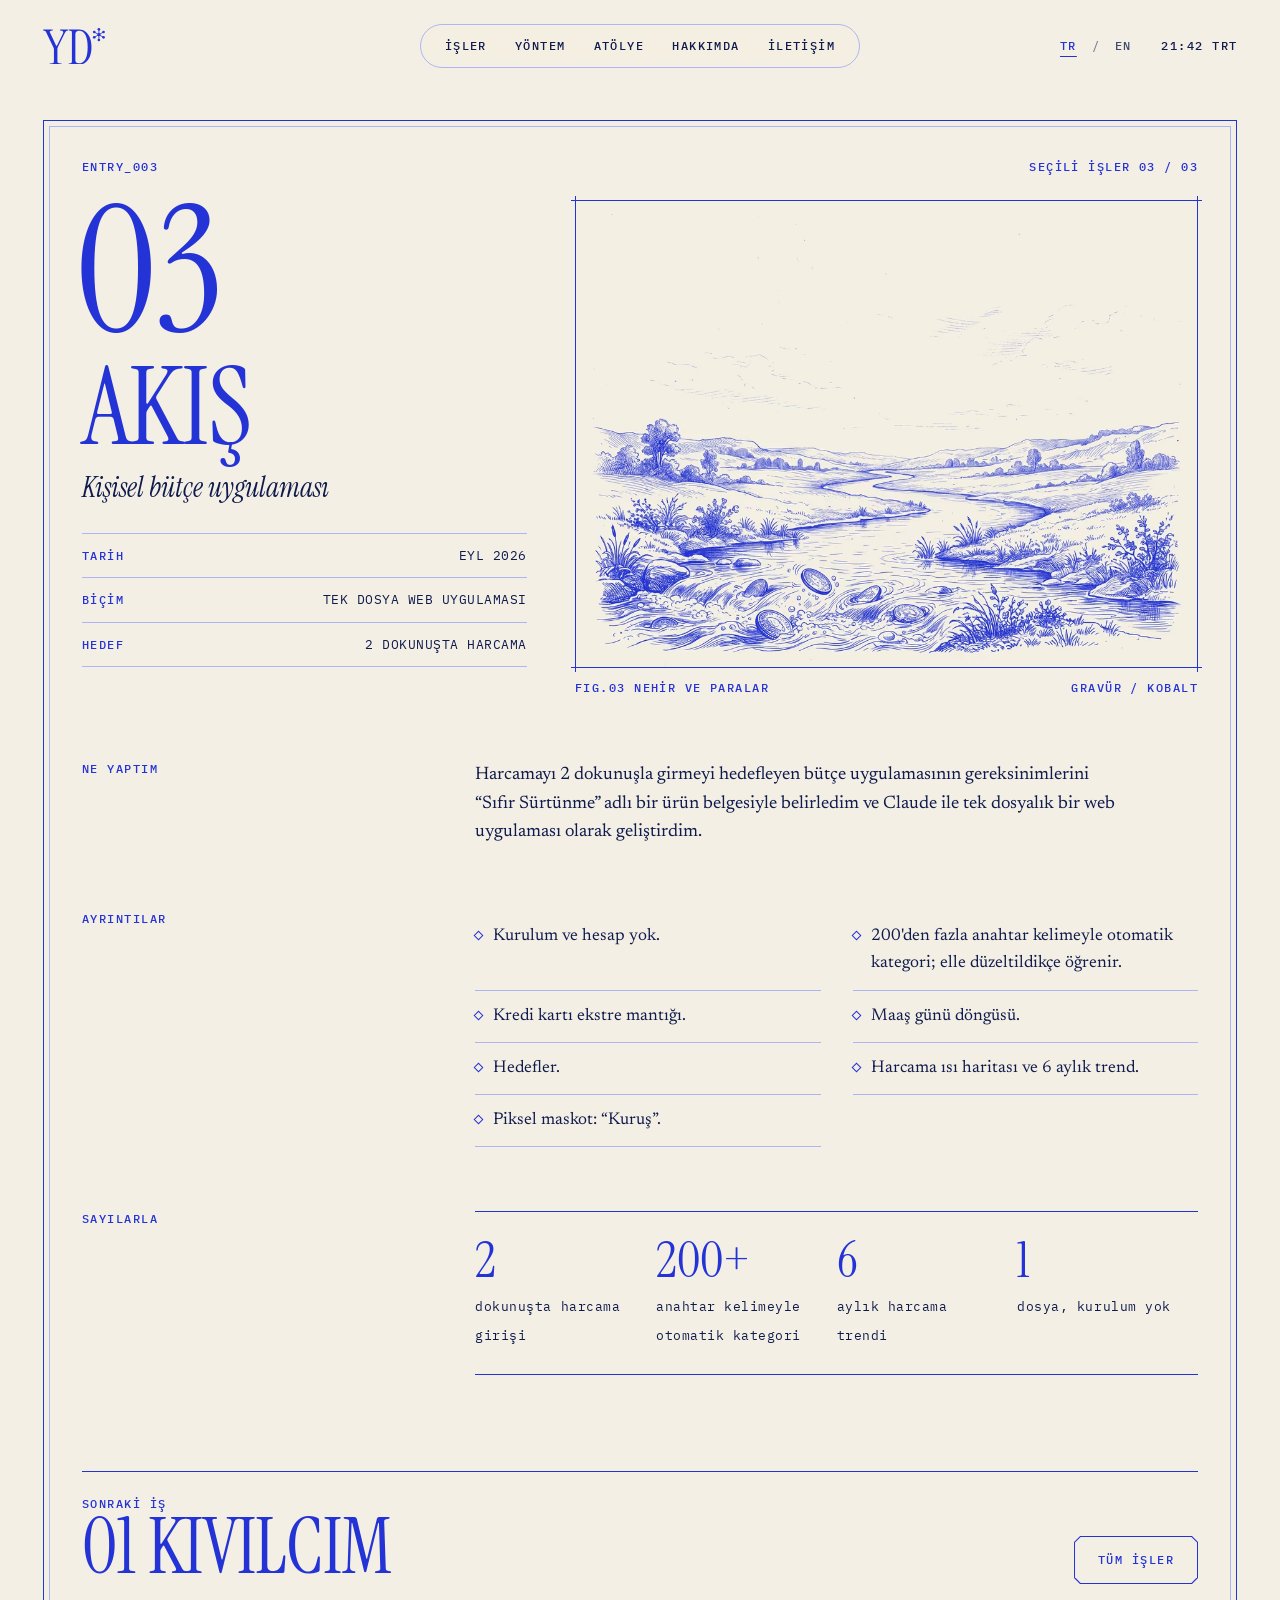
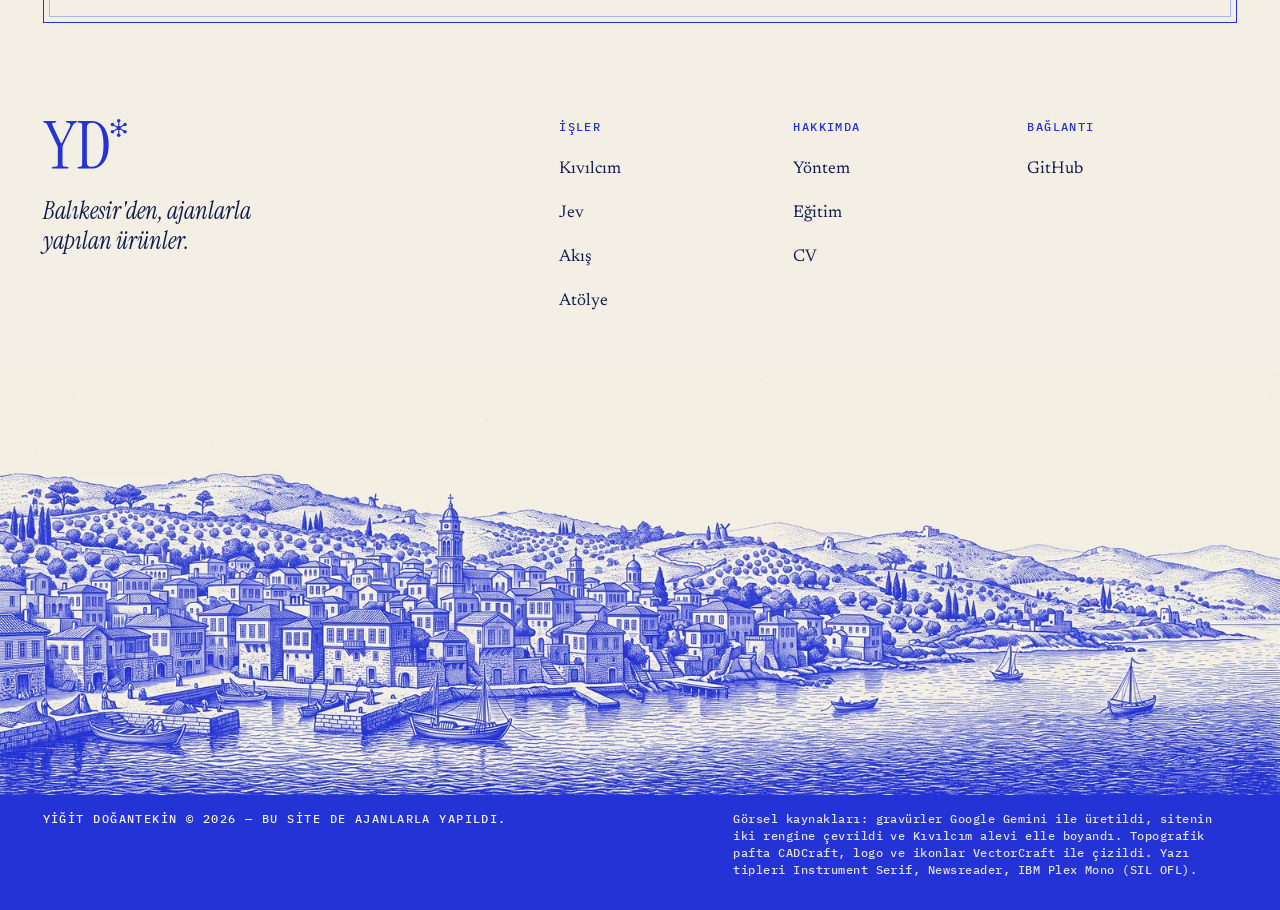
<file: isler/akis/index.html>
<!doctype html>
<html lang="tr" data-sayfa="akis" data-tr="/isler/akis/" data-en="/en/work/akis/">
<head>
<meta charset="utf-8">
<meta name="viewport" content="width=device-width, initial-scale=1">
<title>Akış — Yiğit Doğantekin</title>
<meta name="description" content="Harcamayı 2 dokunuşta girmeyi hedefleyen tek dosyalık bütçe uygulaması; “Sıfır Sürtünme” ürün belgesiyle tanımlandı.">
<link rel="canonical" href="https://yigit2015.github.io/isler/akis/">
<link rel="alternate" hreflang="tr" href="https://yigit2015.github.io/isler/akis/">
<link rel="alternate" hreflang="en" href="https://yigit2015.github.io/en/work/akis/">
<link rel="alternate" hreflang="x-default" href="https://yigit2015.github.io/isler/akis/">
<meta property="og:type" content="article">
<meta property="og:site_name" content="Yiğit Doğantekin">
<meta property="og:title" content="Akış — Yiğit Doğantekin">
<meta property="og:description" content="Harcamayı 2 dokunuşta girmeyi hedefleyen tek dosyalık bütçe uygulaması; “Sıfır Sürtünme” ürün belgesiyle tanımlandı.">
<meta property="og:url" content="https://yigit2015.github.io/isler/akis/">
<meta property="og:image" content="https://yigit2015.github.io/assets/img/og-tr.jpg">
<meta property="og:image:width" content="1200">
<meta property="og:image:height" content="630">
<meta property="og:image:alt" content="Bakır baskı gravür: Kaz Dağları&#x27;nın eteğinde bir tepede arkadan görülen bir kâşif, sağ elini kaldırmış, sakin Edremit Körfezi&#x27;ne bakıyor.">
<meta property="og:locale" content="tr_TR">
<meta property="og:locale:alternate" content="en_US">
<meta name="twitter:card" content="summary_large_image">
<meta name="theme-color" content="#F4EFE4">
<meta name="color-scheme" content="light">
<link rel="icon" href="/favicon.svg" type="image/svg+xml">
<link rel="icon" href="/favicon-32.png" sizes="32x32" type="image/png">
<link rel="apple-touch-icon" href="/apple-touch-icon.png">
<link rel="manifest" href="/site.webmanifest">
<link rel="preload" href="/assets/fonts/InstrumentSerif-Regular.woff2" as="font" type="font/woff2" crossorigin>
<link rel="preload" href="/assets/fonts/IBMPlexMono-Medium.woff2" as="font" type="font/woff2" crossorigin>
<link rel="preload" as="image" type="image/avif" imagesrcset="/assets/img/akis-kapak-1000.avif 1000w, /assets/img/akis-kapak-1600.avif 1600w" imagesizes="(min-width: 1101px) 56vw, 92vw">
<link rel="stylesheet" href="/assets/css/tokens.css">
<link rel="stylesheet" href="/assets/css/site.css">
<script>document.documentElement.classList.add(matchMedia('(prefers-reduced-motion: reduce)').matches?'az-hareket':'js');</script>
</head>
<body>
<a class="atla" href="#icerik" data-i18n="skip">İçeriğe geç</a>
<header class="ust" id="ust">
<a class="logo" href="/" data-i18n-href="home" aria-label="Yiğit Doğantekin, ana sayfa" data-i18n-attr="aria-label:logo.label"><svg aria-hidden="true" focusable="false" class="ikon " xmlns="http://www.w3.org/2000/svg" width="127" height="75" viewBox="0 0 127 75"><path d="M114.5 13.68 L114.5 2.71 M114.5 13.68 L124 8.2 M114.5 13.68 L124 19.16 M114.5 13.68 L114.5 24.64 M114.5 13.68 L105 19.16 M114.5 13.68 L105 8.2" fill="none" stroke="currentColor" stroke-width="1.7" /><circle cx="114.5" cy="13.68" r="3.34" fill="currentColor" /><circle cx="114.5" cy="2.71" r="2.71" fill="currentColor" /><circle cx="124" cy="8.2" r="2.71" fill="currentColor" /><circle cx="124" cy="19.16" r="2.71" fill="currentColor" /><circle cx="114.5" cy="24.64" r="2.71" fill="currentColor" /><circle cx="105" cy="19.16" r="2.71" fill="currentColor" /><circle cx="105" cy="8.2" r="2.71" fill="currentColor" /><path d="M14.7 75 C13.7 75 13.2 74.63 13.2 73.9 C13.2 73.17 13.63 72.77 14.5 72.7 L19 72 C20.33 71.8 21.23 71.45 21.7 70.95 C22.17 70.45 22.4 69.5 22.4 68.1 L22.4 44.5 C22.4 43.03 22.07 41.6 21.4 40.2 L6.7 9.4 C6.23 8.27 5.7 7.4 5.1 6.8 C4.5 6.2 3.63 5.77 2.5 5.5 L1.6 5.3 C0.67 5.1 0.2 4.67 0.2 4 C0.2 3.33 0.7 3 1.7 3 L18.8 3 C19.73 3 20.2 3.37 20.2 4.1 C20.2 4.83 19.63 5.23 18.5 5.3 L16.6 5.5 C15.47 5.57 14.67 5.93 14.2 6.6 C13.73 7.27 13.83 8.3 14.5 9.7 L26.8 35.9 C27.07 36.37 27.4 36.6 27.8 36.6 C28.2 36.6 28.53 36.37 28.8 35.9 L40.6 11.8 C41.47 10.07 41.68 8.65 41.25 7.55 C40.82 6.45 39.83 5.8 38.3 5.6 L36.1 5.3 C34.97 5.1 34.4 4.7 34.4 4.1 C34.4 3.37 34.87 3 35.8 3 L50 3 C51 3 51.5 3.33 51.5 4 C51.5 4.67 51.03 5.1 50.1 5.3 L49.1 5.5 C48.17 5.7 47.35 6.27 46.65 7.2 C45.95 8.13 45.03 9.7 43.9 11.9 L30.8 38.2 C30.33 39.13 30 40.02 29.8 40.85 C29.6 41.68 29.5 42.63 29.5 43.7 L29.5 68.1 C29.5 69.5 29.75 70.45 30.25 70.95 C30.75 71.45 31.63 71.8 32.9 72 L37.4 72.7 C38.27 72.77 38.7 73.17 38.7 73.9 C38.7 74.63 38.2 75 37.2 75 Z" fill="currentColor" /><path d="M53.7 75 C52.7 75 52.2 74.63 52.2 73.9 C52.2 73.3 52.63 72.9 53.5 72.7 L55.8 72.3 C58.07 71.9 59.2 70.6 59.2 68.4 L59.2 9.6 C59.2 8.2 58.98 7.27 58.55 6.8 C58.12 6.33 57.2 5.97 55.8 5.7 L53.5 5.3 C52.63 5.1 52.2 4.7 52.2 4.1 C52.2 3.37 52.7 3 53.7 3 L73.9 3 C79.1 3 83.6 4.52 87.4 7.55 C91.2 10.58 94.13 14.83 96.2 20.3 C98.27 25.77 99.3 32.1 99.3 39.3 C99.3 46.57 98.22 52.87 96.05 58.2 C93.88 63.53 90.83 67.67 86.9 70.6 C82.97 73.53 78.3 75 72.9 75 Z M73.3 72.4 C79.23 72.4 83.75 69.57 86.85 63.9 C89.95 58.23 91.5 50.03 91.5 39.3 C91.5 28.63 90.02 20.35 87.05 14.45 C84.08 8.55 79.7 5.6 73.9 5.6 C68.83 5.6 66.3 8.03 66.3 12.9 L66.3 65.1 C66.3 67.77 66.85 69.65 67.95 70.75 C69.05 71.85 70.83 72.4 73.3 72.4 Z" fill="currentColor" /></svg></a>
<nav aria-label="Ana menü" data-i18n-attr="aria-label:nav.label"><ul class="hap"><li><a href="/#isler" data-i18n-href="home#isler" data-hedef="isler" data-i18n="nav.isler">İşler</a></li><li><a href="/#yontem" data-i18n-href="home#yontem" data-hedef="yontem" data-i18n="nav.yontem">Yöntem</a></li><li><a href="/#atolye" data-i18n-href="home#atolye" data-hedef="atolye" data-i18n="nav.atolye">Atölye</a></li><li><a href="/#hakkimda" data-i18n-href="home#hakkimda" data-hedef="hakkimda" data-i18n="nav.hakkimda">Hakkımda</a></li><li><a href="/#iletisim" data-i18n-href="home#iletisim" data-hedef="iletisim" data-i18n="nav.iletisim">İletişim</a></li></ul></nav>
<div class="ust-sag"><div class="dil" role="group" aria-label="Dil" data-i18n-attr="aria-label:dil.label"><button type="button" data-dil="tr" lang="tr" aria-pressed="true">TR<span class="sr-only">, Türkçe</span></button><span class="ayrac" aria-hidden="true">/</span><button type="button" data-dil="en" lang="en" aria-pressed="false">EN<span class="sr-only">, English</span></button></div><time class="ust-saat mono" data-saat="kisa" aria-label="Balıkesir&#x27;de yerel saat" data-i18n-attr="aria-label:saat.label">--:-- TRT</time>
<button type="button" class="menu-ac" aria-haspopup="dialog" aria-controls="mobil-menu" aria-expanded="false" data-i18n="menu.ac">Menü</button></div>
</header>
<dialog class="mobil-menu ters" id="mobil-menu" aria-label="Ana menü" data-i18n-attr="aria-label:nav.label">
<div class="menu-ust"><span class="mono">YD / 39°38′54″N 27°52′57″E</span><button type="button" class="menu-kapat" data-kapat data-i18n="menu.kapat">Kapat</button></div>
<nav><a href="/#isler" data-i18n-href="home#isler" data-kapat><span aria-hidden="true">01</span><span data-i18n="nav.isler">İşler</span></a><a href="/#yontem" data-i18n-href="home#yontem" data-kapat><span aria-hidden="true">02</span><span data-i18n="nav.yontem">Yöntem</span></a><a href="/#atolye" data-i18n-href="home#atolye" data-kapat><span aria-hidden="true">03</span><span data-i18n="nav.atolye">Atölye</span></a><a href="/#hakkimda" data-i18n-href="home#hakkimda" data-kapat><span aria-hidden="true">04</span><span data-i18n="nav.hakkimda">Hakkımda</span></a><a href="/#iletisim" data-i18n-href="home#iletisim" data-kapat><span aria-hidden="true">05</span><span data-i18n="nav.iletisim">İletişim</span></a></nav>

</dialog>
<main id="icerik" class="vaka-sayfa kap">
<article class="levha" aria-labelledby="vaka-baslik">
<div class="levha-ust mono"><span>ENTRY_003</span><span><span data-i18n="vaka.sira">SEÇİLİ İŞLER</span>  03 / 03</span></div>
<div class="vaka-bas">
<div class="vaka-sol">
<p class="numara gosterim" aria-hidden="true">03</p>
<h1 class="gosterim" id="vaka-baslik" data-i18n="ak.ad">AKIŞ</h1>
<p class="alt-baslik" data-i18n="ak.alt">Kişisel bütçe uygulaması</p>
<dl class="meta mono-metin"><div><dt class="mono" data-i18n="m.tarih">TARİH</dt><dd data-i18n="ak.tarih">EYL 2026</dd></div><div><dt class="mono" data-i18n="m.bicim">BİÇİM</dt><dd data-i18n="ak.bicim">TEK DOSYA WEB UYGULAMASI</dd></div><div><dt class="mono" data-i18n="m.hedef">HEDEF</dt><dd data-i18n="ak.hedef">2 DOKUNUŞTA HARCAMA</dd></div></dl>

</div>
<figure class="fig"><div class="fig-cerceve" data-dither><span class="kose k1" aria-hidden="true"></span><span class="kose k2" aria-hidden="true"></span><span class="kose k3" aria-hidden="true"></span><span class="kose k4" aria-hidden="true"></span><picture><source type="image/avif" srcset="/assets/img/akis-kapak-1000.avif 1000w, /assets/img/akis-kapak-1600.avif 1600w" sizes="(min-width: 1101px) 56vw, 92vw"><source type="image/webp" srcset="/assets/img/akis-kapak-1000.webp 1000w, /assets/img/akis-kapak-1600.webp 1600w" sizes="(min-width: 1101px) 56vw, 92vw"><img src="/assets/img/akis-kapak-1600.webp" width="1600" height="1195" fetchpriority="high" decoding="async" alt="Bakır baskı gravür: vadide kıvrılarak akan sakin bir nehir; ön planda akıntıda yuvarlanan eski madeni paralar." data-i18n-attr="alt:ak.gorsel"></picture></div><figcaption class="mono"><span data-i18n="ak.fig">FIG.03  NEHİR VE PARALAR</span><span data-i18n="vaka.gravur">GRAVÜR / KOBALT</span></figcaption></figure>
</div>
<section class="vaka-blok" aria-labelledby="b-ne"><h2 class="mono" id="b-ne" data-i18n="v.ne">Ne yaptım</h2><div class="icerik"><p data-i18n="ak.metin">Harcamayı 2 dokunuşla girmeyi hedefleyen bütçe uygulamasının gereksinimlerini “Sıfır Sürtünme” adlı bir ürün belgesiyle belirledim ve Claude ile tek dosyalık bir web uygulaması olarak geliştirdim.</p></div></section>
<section class="vaka-blok" aria-labelledby="b-ayrinti"><h2 class="mono" id="b-ayrinti" data-i18n="v.ayrinti">Ayrıntılar</h2><div class="icerik genis"><ul class="ozellikler"><li data-i18n="ak.d1">Kurulum ve hesap yok.</li><li data-i18n="ak.d2">200'den fazla anahtar kelimeyle otomatik kategori; elle düzeltildikçe öğrenir.</li><li data-i18n="ak.d3">Kredi kartı ekstre mantığı.</li><li data-i18n="ak.d4">Maaş günü döngüsü.</li><li data-i18n="ak.d5">Hedefler.</li><li data-i18n="ak.d6">Harcama ısı haritası ve 6 aylık trend.</li><li data-i18n="ak.d7">Piksel maskot: “Kuruş”.</li></ul></div></section>
<section class="vaka-blok" aria-labelledby="b-say"><h2 class="mono" id="b-say" data-i18n="v.sayilar">Sayılarla</h2><div class="vaka-sayilar"><div><strong>2</strong><span class="mono-metin" data-i18n="ak.s1">dokunuşta harcama girişi</span></div><div><strong>200+</strong><span class="mono-metin" data-i18n="ak.s2">anahtar kelimeyle otomatik kategori</span></div><div><strong>6</strong><span class="mono-metin" data-i18n="ak.s3">aylık harcama trendi</span></div><div><strong>1</strong><span class="mono-metin" data-i18n="ak.s4">dosya, kurulum yok</span></div></div></section>
<nav class="sonraki" aria-label="SONRAKİ İŞ" data-i18n-attr="aria-label:v.sonraki">
<div><p class="mono anahtar" data-i18n="v.sonraki">SONRAKİ İŞ</p>
<a class="gosterim" href="/isler/kivilcim/" data-i18n-href="kivilcim"><span aria-hidden="true">01 </span><span data-i18n="kv.ad">KIVILCIM</span></a></div>
<a class="dugme cerceve" href="/#isler" data-i18n-href="home#isler" data-i18n="v.tum">Tüm işler</a>
</nav>
</article>
</main>
<footer class="alt">
<div class="kap alt-ust">
<div><a class="logo" href="/" data-i18n-href="home" aria-label="Yiğit Doğantekin, ana sayfa" data-i18n-attr="aria-label:logo.label"><svg aria-hidden="true" focusable="false" class="ikon " xmlns="http://www.w3.org/2000/svg" width="127" height="75" viewBox="0 0 127 75"><path d="M114.5 13.68 L114.5 2.71 M114.5 13.68 L124 8.2 M114.5 13.68 L124 19.16 M114.5 13.68 L114.5 24.64 M114.5 13.68 L105 19.16 M114.5 13.68 L105 8.2" fill="none" stroke="currentColor" stroke-width="1.7" /><circle cx="114.5" cy="13.68" r="3.34" fill="currentColor" /><circle cx="114.5" cy="2.71" r="2.71" fill="currentColor" /><circle cx="124" cy="8.2" r="2.71" fill="currentColor" /><circle cx="124" cy="19.16" r="2.71" fill="currentColor" /><circle cx="114.5" cy="24.64" r="2.71" fill="currentColor" /><circle cx="105" cy="19.16" r="2.71" fill="currentColor" /><circle cx="105" cy="8.2" r="2.71" fill="currentColor" /><path d="M14.7 75 C13.7 75 13.2 74.63 13.2 73.9 C13.2 73.17 13.63 72.77 14.5 72.7 L19 72 C20.33 71.8 21.23 71.45 21.7 70.95 C22.17 70.45 22.4 69.5 22.4 68.1 L22.4 44.5 C22.4 43.03 22.07 41.6 21.4 40.2 L6.7 9.4 C6.23 8.27 5.7 7.4 5.1 6.8 C4.5 6.2 3.63 5.77 2.5 5.5 L1.6 5.3 C0.67 5.1 0.2 4.67 0.2 4 C0.2 3.33 0.7 3 1.7 3 L18.8 3 C19.73 3 20.2 3.37 20.2 4.1 C20.2 4.83 19.63 5.23 18.5 5.3 L16.6 5.5 C15.47 5.57 14.67 5.93 14.2 6.6 C13.73 7.27 13.83 8.3 14.5 9.7 L26.8 35.9 C27.07 36.37 27.4 36.6 27.8 36.6 C28.2 36.6 28.53 36.37 28.8 35.9 L40.6 11.8 C41.47 10.07 41.68 8.65 41.25 7.55 C40.82 6.45 39.83 5.8 38.3 5.6 L36.1 5.3 C34.97 5.1 34.4 4.7 34.4 4.1 C34.4 3.37 34.87 3 35.8 3 L50 3 C51 3 51.5 3.33 51.5 4 C51.5 4.67 51.03 5.1 50.1 5.3 L49.1 5.5 C48.17 5.7 47.35 6.27 46.65 7.2 C45.95 8.13 45.03 9.7 43.9 11.9 L30.8 38.2 C30.33 39.13 30 40.02 29.8 40.85 C29.6 41.68 29.5 42.63 29.5 43.7 L29.5 68.1 C29.5 69.5 29.75 70.45 30.25 70.95 C30.75 71.45 31.63 71.8 32.9 72 L37.4 72.7 C38.27 72.77 38.7 73.17 38.7 73.9 C38.7 74.63 38.2 75 37.2 75 Z" fill="currentColor" /><path d="M53.7 75 C52.7 75 52.2 74.63 52.2 73.9 C52.2 73.3 52.63 72.9 53.5 72.7 L55.8 72.3 C58.07 71.9 59.2 70.6 59.2 68.4 L59.2 9.6 C59.2 8.2 58.98 7.27 58.55 6.8 C58.12 6.33 57.2 5.97 55.8 5.7 L53.5 5.3 C52.63 5.1 52.2 4.7 52.2 4.1 C52.2 3.37 52.7 3 53.7 3 L73.9 3 C79.1 3 83.6 4.52 87.4 7.55 C91.2 10.58 94.13 14.83 96.2 20.3 C98.27 25.77 99.3 32.1 99.3 39.3 C99.3 46.57 98.22 52.87 96.05 58.2 C93.88 63.53 90.83 67.67 86.9 70.6 C82.97 73.53 78.3 75 72.9 75 Z M73.3 72.4 C79.23 72.4 83.75 69.57 86.85 63.9 C89.95 58.23 91.5 50.03 91.5 39.3 C91.5 28.63 90.02 20.35 87.05 14.45 C84.08 8.55 79.7 5.6 73.9 5.6 C68.83 5.6 66.3 8.03 66.3 12.9 L66.3 65.1 C66.3 67.77 66.85 69.65 67.95 70.75 C69.05 71.85 70.83 72.4 73.3 72.4 Z" fill="currentColor" /></svg></a>
<p class="cumle" data-i18n="ft.cumle">Balıkesir'den, ajanlarla yapılan ürünler.</p></div>
<nav class="alt-sutunlar" aria-label="Alt menü" data-i18n-attr="aria-label:ft.nav">
<div><p class="mono baslik" id="ft-isler" data-i18n="ft.isler">İŞLER</p><ul aria-labelledby="ft-isler">
<li><a href="/isler/kivilcim/" data-i18n-href="kivilcim">Kıvılcım</a></li>
<li><a href="/isler/jev/" data-i18n-href="jev">Jev</a></li>
<li><a href="/isler/akis/" data-i18n-href="akis">Akış</a></li>
<li><a href="/#atolye" data-i18n-href="home#atolye" data-i18n="nav.atolye">Atölye</a></li></ul></div>
<div><p class="mono baslik" id="ft-hakkimda" data-i18n="ft.hakkimda">HAKKIMDA</p><ul aria-labelledby="ft-hakkimda">
<li><a href="/#yontem" data-i18n-href="home#yontem" data-i18n="nav.yontem">Yöntem</a></li>
<li><a href="/#egitim" data-i18n-href="home#egitim" data-i18n="ft.egitim">Eğitim</a></li>
<li><a href="/cv/yigit-dogantekin-cv-tr.pdf" data-i18n-href="cv" download data-i18n="ft.cv">CV</a></li></ul></div>
<div><p class="mono baslik" id="ft-baglanti" data-i18n="ft.baglanti">BAĞLANTI</p><ul aria-labelledby="ft-baglanti">

<li><a href="https://github.com/yigit2015" rel="me noopener">GitHub</a></li></ul></div>
</nav></div>
<div class="alt-gorsel"><picture>
<source type="image/avif" srcset="/assets/img/footer-kiyi-1000.avif 1000w, /assets/img/footer-kiyi-1600.avif 1600w, /assets/img/footer-kiyi-2400.avif 2400w" sizes="100vw">
<source type="image/webp" srcset="/assets/img/footer-kiyi-1000.webp 1000w, /assets/img/footer-kiyi-1600.webp 1600w, /assets/img/footer-kiyi-2400.webp 2400w" sizes="100vw">
<img src="/assets/img/footer-kiyi-1600.webp" width="1600" height="529" loading="lazy" decoding="async" alt="Bakır baskı gravür: taş evli, zeytinlikli, küçük limanlı bir Ege kıyı kasabası; önde sakin deniz." data-i18n-attr="alt:ft.gorsel">
</picture></div>
<div class="alt-bant ters"><div class="kap">
<p class="mono" data-i18n="ft.alt">YİĞİT DOĞANTEKİN © 2026 — BU SİTE DE AJANLARLA YAPILDI.</p>
<p class="mono kaynak" data-i18n="ft.kaynak">Görsel kaynakları: gravürler Google Gemini ile üretildi, sitenin iki rengine çevrildi ve Kıvılcım alevi elle boyandı. Topografik pafta CADCraft, logo ve ikonlar VectorCraft ile çizildi. Yazı tipleri Instrument Serif, Newsreader, IBM Plex Mono (SIL OFL).</p>
</div></div>
</footer>
<script type="application/json" id="sozluk">{"t":{"skip":["İçeriğe geç","Skip to content"],"logo.label":["Yiğit Doğantekin, ana sayfa","Yiğit Doğantekin, home"],"nav.label":["Ana menü","Main menu"],"nav.isler":["İşler","Work"],"nav.yontem":["Yöntem","Method"],"nav.atolye":["Atölye","Workshop"],"nav.hakkimda":["Hakkımda","About"],"nav.iletisim":["İletişim","Contact"],"menu.ac":["Menü","Menu"],"menu.kapat":["Kapat","Close"],"dil.label":["Dil","Language"],"saat.label":["Balıkesir'de yerel saat","Local time in Balıkesir"],"hud.koordinat":["KOORDİNAT","COORDINATES"],"hud.konum":["KONUM","LOCATION"],"hud.durum":["DURUM","STATUS"],"hud.durum.v":["YENİ ROLLERE AÇIK","OPEN TO NEW ROLES"],"hud.alan":["ALAN","FIELD"],"hud.alan.v":["YZ OTOMASYONU","AI AUTOMATION"],"hud.arac":["ARAÇ","TOOL"],"hud.imlec":["İMLEÇ","CURSOR"],"hud.saat":["SAAT","TIME"],"hud.saha":["SAHA NOTLARI / ENTRY_000","FIELD NOTES / ENTRY_000"],"hud.kaydir":["KAYDIR","SCROLL"],"hero.unvan":["YAPAY ZEKÂ OTOMASYONU VE PROMPT TASARIMI","AI AUTOMATION AND PROMPT DESIGN"],"hero.cumle":["Fikirleri <em>ajanlarla<\/em> yayınlanmış ürüne çeviriyorum.","I turn ideas into shipped products <em>by directing<\/em> AI agents."],"hero.isler":["İşleri gör","See the work"],"hero.cv":["CV indir","Download CV"],"hero.alt":["Bakır baskı gravür: Kaz Dağları'nın eteğinde bir tepede arkadan görülen bir kâşif, sağ elini kaldırmış, sakin Edremit Körfezi'ne bakıyor.","Copperplate engraving: an explorer seen from behind on a hilltop at the foot of Mount Ida raises his right hand over the calm Gulf of Edremit."],"say.label":["Sayılarla","In numbers"],"say.1":["yol haritası maddesi tamamlandı (Kıvılcım)","roadmap items shipped (Kıvılcım)"],"say.2":["birim testi + tarayıcıda uçtan uca testler","unit tests + browser end-to-end tests"],"say.3":["platformda yayın: Android, Windows, macOS, Linux, web","platforms released: Android, Windows, macOS, Linux, web"],"say.4":["KAP bildirimiyle geriye dönük test (Jev)","KAP disclosures backtested (Jev)"],"isler.baslik":["Seçili işler","Selected work"],"isler.sag":["ÜÇ VAKA, ATLAS DÜZENİ","THREE CASES, ATLAS PLATES"],"m.tarih":["TARİH","DATE"],"m.rol":["ROL","ROLE"],"m.yigin":["YIĞIN","STACK"],"m.surum":["SÜRÜM","VERSION"],"m.dil":["DİL","LANGUAGE"],"m.mod":["MOD","MODE"],"m.bicim":["BİÇİM","FORMAT"],"m.hedef":["HEDEF","GOAL"],"vaka.oku":["Vaka sayfasını oku","Read the case study"],"vaka.indir":["Uygulamayı indir","Download the app"],"vaka.sira":["SEÇİLİ İŞLER","SELECTED WORK"],"vaka.gravur":["GRAVÜR / KOBALT","ENGRAVING / COBALT"],"yeni.sekme":["(yeni sekmede açılır)","(opens in a new tab)"],"kv.ad":["KIVILCIM","KIVILCIM"],"kv.alt":["Oyunlaştırılmış alışkanlık takip uygulaması","Gamified habit tracker"],"kv.tarih":["EYL 2026 – DEVAM","SEP 2026 – ONGOING"],"kv.rol":["ÜRÜN SAHİBİ","PRODUCT OWNER"],"kv.fig":["FIG.01  FENER VE KIVILCIM","FIG.01  LANTERN AND SPARK"],"kv.gorsel":["Bakır baskı gravür: masada eski bir gaz feneri; içindeki küçük alev ve tepesinden yükselen kıvılcım turuncu boyalı.","Copperplate engraving: an old oil lantern on a table; its small flame and the spark rising from its top are hand-coloured orange."],"kv.m1":["Hesap ve bulut gerektirmeyen, tüm verisi cihazda duran uygulamayı ürün sahibi olarak tasarladım. Geliştirmenin tamamını Claude Code ajanlarını yöneterek yürüttüm.","Designed an offline app that needs no account or cloud, as its product owner, and ran all development by directing Claude Code agents."],"kv.m2":["200 maddelik yol haritasını 10 faza böldüm, ajanlara faz faz iş dağıttım; 189 madde tamamlandı.","Split a 200-item roadmap into 10 phases; 189 items completed."],"kv.m3":["Android, Windows, macOS, Linux ve web sürümlerini GitHub'da yayınladım.","Released Android, Windows, macOS, Linux and web versions on GitHub."],"kv.m4":["Kaliteyi ajanlara yazdırdığım testlerle denetledim: 236 birim testi ve tarayıcıda çalışan uçtan uca testler.","Controlled quality with agent-written tests: 236 unit tests plus browser end-to-end tests."],"kv.m5":["Altı ajanlı bir tasarım yarışması ve 10 ajanlı bir fikir araştırması kurdum.","Set up a six-agent design contest and a 10-agent idea research round."],"jv.ad":["JEV BIST BOTU","JEV BIST BOT"],"jv.alt":["Haber yorumlayan sinyal botu","News-reading signal bot"],"jv.tarih":["EKİ 2026","OCT 2026"],"jv.yigin":["PYTHON · TELEGRAM · YEREL PANEL","PYTHON · TELEGRAM · LOCAL DASHBOARD"],"jv.mod":["KÂĞIT (SİMÜLASYON)","PAPER (SIMULATION)"],"jv.fig":["FIG.02  ŞERİT VE GRAFİK","FIG.02  TAPE AND CHART"],"jv.gorsel":["Bakır baskı gravür: cam fanus altında 19. yüzyıldan bir borsa şerit makinesi; çıkan kâğıt şerit kıvrılarak yükselen bir çizgi grafiğe dönüşüyor.","Copperplate engraving: a 19th-century stock ticker under a glass dome; its paper tape curls out and turns into a rising line chart."],"jv.metin":["Borsa İstanbul şirket açıklamalarını (KAP) bir yapay zekâ modeline yorumlatıp al / sat sinyali üreten Python botunu Claude Code ile geliştirdim. Haberi model yorumluyor; alım ve risk kararını kod veriyor. 1.628 KAP bildirimiyle geriye dönük test yaptım. Bot yalnızca kâğıt (simülasyon) modunda denendi, gerçek emir göndermez.","Built, with Claude Code, a Python bot that has an AI model read Borsa Istanbul company disclosures (KAP) and produce buy / sell signals. The model interprets the news; code makes the buy and risk decisions. Backtested on 1,628 KAP disclosures. Tested in paper (simulation) mode only; it sends no real orders."],"ak.ad":["AKIŞ","AKIŞ"],"ak.alt":["Kişisel bütçe uygulaması","Personal budgeting app"],"ak.tarih":["EYL 2026","SEP 2026"],"ak.bicim":["TEK DOSYA WEB UYGULAMASI","SINGLE-FILE WEB APP"],"ak.hedef":["2 DOKUNUŞTA HARCAMA","AN EXPENSE IN 2 TAPS"],"ak.fig":["FIG.03  NEHİR VE PARALAR","FIG.03  RIVER AND COINS"],"ak.gorsel":["Bakır baskı gravür: vadide kıvrılarak akan sakin bir nehir; ön planda akıntıda yuvarlanan eski madeni paralar.","Copperplate engraving: a calm river winding through a valley, with old coins tumbling in the current in the foreground."],"ak.metin":["Harcamayı 2 dokunuşla girmeyi hedefleyen bütçe uygulamasının gereksinimlerini “Sıfır Sürtünme” adlı bir ürün belgesiyle belirledim ve Claude ile tek dosyalık bir web uygulaması olarak geliştirdim.","Defined the requirements for a budgeting app built around entering an expense in 2 taps, in a product spec called “Zero Friction”, and built it with Claude as a single-file web app."],"yt.baslik":["Nasıl çalışıyorum","How I work"],"yt.sag":["YÖNTEM / BEŞ DURAK","METHOD / FIVE STOPS"],"yt.1.b":["Brief","Brief"],"yt.1.m":["İsteği net bir ürün belgesine çeviriyorum (ne, kimin için, neyin “bitti” sayılacağı).","I turn the request into a clear product spec."],"yt.2.b":["Yol haritası","Roadmap"],"yt.2.m":["İşi fazlara ve maddelere bölüyorum (Kıvılcım: 200 madde, 10 faz).","I split the work into phases and items."],"yt.3.b":["Ajanlara dağıtım","Agents"],"yt.3.m":["Her fazı ajanlara paylaştırıyor, paralel çalıştırıyorum; tasarım yarışması, fikir araştırması gibi çok ajanlı turlar kuruyorum.","I distribute phases to agents and run them in parallel."],"yt.4.b":["Testle denetim","Tests"],"yt.4.m":["Kaliteyi ajanlara yazdırdığım birim ve uçtan uca testlerle ölçüyorum; doğrulanmayanı “bitti” saymıyorum.","I measure quality with agent-written unit and end-to-end tests; nothing counts as done until verified."],"yt.5.b":["Yayın","Release"],"yt.5.m":["Ürünü gerçek kullanıcıya ulaştırıyorum: GitHub sürümleri, web sitesi, masaüstü kurulum paketi.","I ship to real users."],"yt.araclar":["ARAÇLAR  CLAUDE CODE · SKILL / MCP / HOOK · ÇOKLU AJAN · GEMINI · CHATGPT · OBSIDIAN","TOOLS  CLAUDE CODE · SKILL / MCP / HOOK · MULTI-AGENT · GEMINI · CHATGPT · OBSIDIAN"],"yt.durak":["DURAK","STOP"],"at.baslik":["Atölye","Workshop"],"at.sag":["DİĞER İŞLER / DİZİN","OTHER WORK / INDEX"],"at.caption":["Atölye dizini: diğer işler","Workshop index: other work"],"at.no":["NO","NO"],"at.ad":["AD","NAME"],"at.ne":["NE","WHAT"],"at.yil":["YIL","YEAR"],"at.durum":["DURUM","STATUS"],"d.yapim":["Yapım sürüyor","In progress"],"d.gizli":["Kod gizli","Private code"],"d.calisiyor":["Çalışıyor","Running"],"d.teslim":["Teslim edildi","Delivered"],"d.bitti":["Bitti","Done"],"a4.ad":["Beyin (<span lang=\"en\">Windows<\/span>)","<span lang=\"tr\">Beyin<\/span> (Windows)"],"a4.ne":["Obsidian kasasını canlı bir ağ, dönen bir küre ve günlük özet olarak gösteren çevrimdışı Windows uygulaması (.NET, WPF); Mac sürümünün Windows eşi.","Offline Windows app that shows an Obsidian vault as a live network, a rotating globe and a daily summary (.NET, WPF); Windows twin of the Mac app."],"a5.ad":["AI Odası","AI Room"],"a5.ne":["Birden fazla yapay zekânın aynı odada grup sohbeti yaptığı, canlı ekip görünümlü, hakemli çok ajanlı çalışma alanı; yapay zekâ başına token takibi.","Multi-agent workspace where several AIs talk in one room, with a live team view, a referee and per-AI token tracking."],"a6.ad":["BAVT","BAVT"],"a6.ne":["Nokta matris ve bilimkurgu HUD dilinde iOS bütçe uygulaması (SwiftUI, SwiftData); Mac olmadan GitHub Actions ile derlendi.","iOS budgeting app in a dot-matrix, sci-fi HUD style (SwiftUI, SwiftData), built without a Mac via GitHub Actions."],"a7.ad":["Fiyat Avcısı","Price Hunter"],"a7.ne":["Zincir market, toptancı ve pazaryeri fiyatlarını günde iki kez tarayıp fırsatlara AL / DİKKAT / ALMA kararı veren otonom ajan (11 kaynak).","Autonomous agent that scans chain stores, wholesalers and marketplaces twice a day and labels deals BUY / CAUTION / SKIP (11 sources)."],"a8.ad":["Tuna Market Kasa","Tuna Market Till"],"a8.ne":["Bir marketin Excel'deki gün sonu kasa raporunun yerini alan Windows uygulaması (Electron).","Windows app (Electron) that replaced a shop's end-of-day cash report in Excel."],"a9.ad":["Borsa Haber Ajanı","Market News Agent"],"a9.ne":["Son 24 saatin borsa haberlerini kaynaklı kartlar halinde toplayan Claude Code ajanı ve /borsa komutu.","Claude Code agent and /borsa command that collects the last 24 hours of market news as sourced cards."],"a10.ad":["İkinci Beyin","Second Brain"],"a10.ne":["İki Claude hesabının tüm konuşmalarını otomatik olarak Obsidian'a arşivleyen, hesaplar arası devir notu bırakan kişisel bilgi sistemi (hook'lar).","Personal knowledge system that archives every conversation from two Claude accounts into Obsidian automatically, with hand-off notes between accounts (hooks)."],"k.etiketler":["AL · DİKKAT · ALMA","BUY · CAUTION · SKIP"],"k.kaynak":["11 KAYNAK · GÜNDE 2 TARAMA","11 SOURCES · 2 SCANS A DAY"],"k.fis":["GÜN SONU KASA RAPORU","END-OF-DAY CASH REPORT"],"k.fis2":["EXCEL → ELECTRON","EXCEL → ELECTRON"],"k.hakem":["ÇOK AJANLI · HAKEMLİ","MULTI-AGENT · REFEREED"],"k.bavt":["SWIFTUI · SWIFTDATA · GITHUB ACTIONS","SWIFTUI · SWIFTDATA · GITHUB ACTIONS"],"k.beyin":["İKİ HESAP · OBSIDIAN · HOOK","TWO ACCOUNTS · OBSIDIAN · HOOKS"],"hk.baslik":["Hakkımda","About"],"hk.sag":["SAHA DEFTERİ / BALIKESİR","FIELD BOOK / BALIKESİR"],"hk.metin":["Claude Code ve çoklu ajan iş akışlarıyla fikirleri yayınlanmış ürüne dönüştürüyorum. Kıvılcım uygulamasını ürün sahibi olarak tasarladım, geliştirmenin tamamını yapay zekâ ajanlarını yöneterek yürüttüm ve beş platformda yayınladım. OpenAI araçlarını ilk beta dönemlerinden beri kullanıyorum, son bir yıldır aktif olarak proje geliştiriyorum. Yapay zekâ otomasyonu ve prompt engineering alanında giriş seviyesi bir rol arıyorum.","Entry-level AI automation practitioner who takes products from idea to release with Claude Code and multi-agent workflows. Designed the Kıvılcım habit app as product owner, ran all development by directing AI agents, and released it on five platforms. User of OpenAI tools since the early betas, building projects actively for the past year. Looking for an entry-level role in AI automation or prompt engineering."],"hk.beceriler":["Beceriler","Skills"],"hk.b1":["Claude Code","Claude Code"],"hk.b2":["AI agent ve çoklu ajan yönetimi","AI agent and multi-agent orchestration"],"hk.b3":["Prompt engineering","Prompt engineering"],"hk.b4":["Skill / MCP / hook kurulumu","Skill / MCP / hook setup"],"hk.b5":["ChatGPT (OpenAI), Gemini","ChatGPT (OpenAI), Gemini"],"hk.b6":["Yol haritası ve test takibi","Roadmapping and test tracking"],"hk.egitim":["Eğitim","Education"],"hk.e1":["Manisa Celal Bayar Üniversitesi — Alternatif Enerji Kaynakları Teknolojisi (Ön Lisans), 2024–2026","Manisa Celal Bayar University — Associate Degree, Alternative Energy Resources Technology, 2024–2026"],"hk.e2":["Balıkesir Sınav Koleji — Lise, İngilizce eğitim programı","Balıkesir Sınav College — High School, English language program"],"hk.diller":["Diller","Languages"],"hk.d1":["Türkçe (ana dil)","Turkish (native)"],"hk.d2":["İngilizce (B1, sertifikalı)","English (B1, certified)"],"il.kayit":["ENTRY_007 / İLETİŞİM","ENTRY_007 / CONTACT"],"il.baslik":["Bir fikrin mi var? <em>Birlikte<\/em> yayınlayalım.","Got an idea? Let's ship it <em>together<\/em>."],"il.eposta":["E-POSTA","EMAIL"],"il.kopyala":["Kopyala","Copy"],"il.kopyalandi":["Kopyalandı","Copied"],"il.kopyala.label":["E-posta adresini kopyala","Copy the email address"],"il.github":["GITHUB","GITHUB"],"il.kivilcim":["KIVILCIM","KIVILCIM"],"ft.cumle":["Balıkesir'den, ajanlarla yapılan ürünler.","Products made with agents, from Balıkesir."],"ft.isler":["İŞLER","WORK"],"ft.hakkimda":["HAKKIMDA","ABOUT"],"ft.baglanti":["BAĞLANTI","LINKS"],"ft.egitim":["Eğitim","Education"],"ft.cv":["CV","CV"],"ft.eposta":["E-posta","Email"],"ft.nav":["Alt menü","Footer menu"],"ft.alt":["YİĞİT DOĞANTEKİN © 2026 — BU SİTE DE AJANLARLA YAPILDI.","YİĞİT DOĞANTEKİN © 2026 — THIS SITE WAS MADE WITH AGENTS TOO."],"ft.kaynak":["Görsel kaynakları: gravürler Google Gemini ile üretildi, sitenin iki rengine çevrildi ve Kıvılcım alevi elle boyandı. Topografik pafta CADCraft, logo ve ikonlar VectorCraft ile çizildi. Yazı tipleri Instrument Serif, Newsreader, IBM Plex Mono (SIL OFL).","Image sources: the engravings were generated with Google Gemini, converted to the site's two colours, and the Kıvılcım flame was hand-coloured. The topographic plate was drawn in CADCraft, the logo and icons in VectorCraft. Typefaces: Instrument Serif, Newsreader, IBM Plex Mono (SIL OFL)."],"ft.gorsel":["Bakır baskı gravür: taş evli, zeytinlikli, küçük limanlı bir Ege kıyı kasabası; önde sakin deniz.","Copperplate engraving: an Aegean coastal town with stone houses, olive groves and a small harbour, calm sea in front."],"e.h1":["Bu sayfa haritada yok.","This page isn't on the map."],"e.p":["Ana sayfaya dön ya da manzaranın tadını çıkar.","Head home or enjoy the view."],"e.hata":["Hata 404: ","Error 404: "],"pdf":[" (PDF)"," (PDF)"],"e.ejderha":["BURADA EJDERHALAR VAR","HERE BE DRAGONS"],"e.don":["Ana sayfaya dön","Head home"],"e.gorsel":["Bakır baskı gravür: uzun paltolu küçük bir kâşif, eski bir Ege deniz haritasının yırtık kenarında durup haritanın bittiği boşluğa bakıyor.","Copperplate engraving: a small explorer in a long coat stands at the torn edge of an old Aegean sea chart, looking into the blank where the map ends."],"v.ne":["Ne yaptım","What I did"],"v.ayrinti":["Ayrıntılar","Details"],"v.sayilar":["Sayılarla","In numbers"],"v.ilke":["Tasarım ilkesi","Design principle"],"v.sonraki":["SONRAKİ İŞ","NEXT CASE"],"v.tum":["Tüm işler","All work"],"kv.d1":["Görev bitirince “kıvılcım” kazanılır.","Finishing a task earns a “spark”."],"kv.d2":["Alev serisi ve seviye unvanları: Kor, Meşale, Kamp Ateşi, Volkan.","Flame streaks and level titles: Kor, Meşale, Kamp Ateşi, Volkan (ember, torch, campfire, volcano)."],"kv.d3":["Günlük sandık ve mağaza.","Daily chest and shop."],"kv.d4":["İstatistik ekranları.","Statistics screens."],"kv.d5":["Maskot: Kıvı.","Mascot: Kıvı."],"kv.d6":["Tanıtım sitesi: Lighthouse erişilebilirlik 100, SEO 100, performans 98.","Landing site: Lighthouse accessibility 100, SEO 100, performance 98."],"kv.d7":["Türkçe ve İngilizce dikey reklam filmi.","Vertical promo film in Turkish and English."],"kv.s1":["yol haritası maddesi tamamlandı","roadmap items completed"],"kv.s2":["faza bölünmüş yol haritası","phases in the roadmap"],"kv.s3":["birim testi","unit tests"],"kv.s4":["platformda yayın","platforms released"],"jv.ilke":["“Model yorumlar, kod karar verir.” Model haberin önemini ve fiyata etkisini puanlar; ne zaman ve ne kadar alınacağını puan formülü, RSI/SMA filtresi ve risk limitleri belirler.","“The model interprets, the code decides.” The model scores how important a disclosure is and its likely price impact; a scoring formula, an RSI/SMA filter and risk limits decide when to buy and how much."],"jv.d1":["Risk limitleri: pozisyon başı %10, günlük zarar limiti %3, toplam düşüş limiti %10.","Risk limits: 10% per position, 3% daily loss limit, 10% total drawdown limit."],"jv.d2":["Sinyaller Telegram'a ve yerel bir panele düşer.","Signals arrive in Telegram and on a local dashboard."],"jv.d3":["1.628 bildirimin model maliyeti yaklaşık 11 sent.","Model cost for the 1,628 disclosures: about 11 cents."],"jv.uyari.b":["YALNIZ KÂĞIT MODU","PAPER MODE ONLY"],"jv.uyari":["Bot yalnızca kâğıt (simülasyon) modunda denendi, gerçek emir göndermez.","Tested in paper (simulation) mode only; it sends no real orders."],"jv.s1":["KAP bildirimiyle geriye dönük test","KAP disclosures backtested"],"jv.s2":["model maliyeti, 1.628 bildirim için","model cost for 1,628 disclosures"],"jv.s3":["pozisyon başı üst sınır","cap per position"],"jv.s4":["günlük zarar limiti","daily loss limit"],"ak.d1":["Kurulum ve hesap yok.","No setup and no account."],"ak.d2":["200'den fazla anahtar kelimeyle otomatik kategori; elle düzeltildikçe öğrenir.","Automatic categories from more than 200 keywords; it learns as you correct it."],"ak.d3":["Kredi kartı ekstre mantığı.","Credit-card statement logic."],"ak.d4":["Maaş günü döngüsü.","Payday cycle."],"ak.d5":["Hedefler.","Goals."],"ak.d6":["Harcama ısı haritası ve 6 aylık trend.","Spending heat map and 6-month trend."],"ak.d7":["Piksel maskot: “Kuruş”.","Pixel mascot: “Kuruş”."],"ak.s1":["dokunuşta harcama girişi","taps to log an expense"],"ak.s2":["anahtar kelimeyle otomatik kategori","keywords for automatic categories"],"ak.s3":["aylık harcama trendi","month spending trend"],"ak.s4":["dosya, kurulum yok","file, no install"],"meta.home.t":["Yiğit Doğantekin — Yapay zekâ otomasyonu ve prompt tasarımı","Yiğit Doğantekin — AI automation and prompt design"],"meta.home.d":["Fikirleri yapay zekâ ajanlarını yöneterek yayınlanmış ürüne çeviriyorum. Kıvılcım, Jev BIST botu, Akış ve atölyedeki diğer işler.","I turn ideas into shipped products by directing AI agents. Kıvılcım, the Jev BIST bot, Akış and other work from the workshop."],"meta.kivilcim.t":["Kıvılcım — Yiğit Doğantekin","Kıvılcım — Yiğit Doğantekin"],"meta.kivilcim.d":["Oyunlaştırılmış alışkanlık takip uygulaması: 200 maddelik yol haritası, 189 madde, 236 birim testi, beş platformda GitHub yayını. Ajanları yöneterek geliştirildi.","Gamified habit tracker: a 200-item roadmap, 189 items shipped, 236 unit tests, released on five platforms via GitHub. Built by directing AI agents."],"meta.jev.t":["Jev BIST botu — Yiğit Doğantekin","Jev BIST bot — Yiğit Doğantekin"],"meta.jev.d":["KAP bildirimlerini bir yapay zekâ modeline yorumlatıp sinyal üreten Python botu. 1.628 bildirimle geriye dönük test; yalnız kâğıt modunda.","A Python bot that has an AI model read KAP disclosures and produce signals. Backtested on 1,628 disclosures; paper mode only."],"meta.akis.t":["Akış — Yiğit Doğantekin","Akış — Yiğit Doğantekin"],"meta.akis.d":["Harcamayı 2 dokunuşta girmeyi hedefleyen tek dosyalık bütçe uygulaması; “Sıfır Sürtünme” ürün belgesiyle tanımlandı.","A single-file budgeting app built around logging an expense in 2 taps, defined in the “Zero Friction” product spec."],"meta.404.t":["Sayfa bulunamadı (404) — Yiğit Doğantekin","Page not found (404) — Yiğit Doğantekin"],"meta.404.d":["Bu sayfa haritada yok.","This page isn't on the map."]},"h":{"home":["/","/en/"],"kivilcim":["/isler/kivilcim/","/en/work/kivilcim/"],"jev":["/isler/jev/","/en/work/jev/"],"akis":["/isler/akis/","/en/work/akis/"],"cv":["/cv/yigit-dogantekin-cv-tr.pdf","/cv/yigit-dogantekin-cv-en.pdf"]}}</script>
<script src="/assets/js/gsap.min.js" defer></script>
<script src="/assets/js/ScrollTrigger.min.js" defer></script>
<script src="/assets/js/site.js" defer></script>
</body></html>
</file>
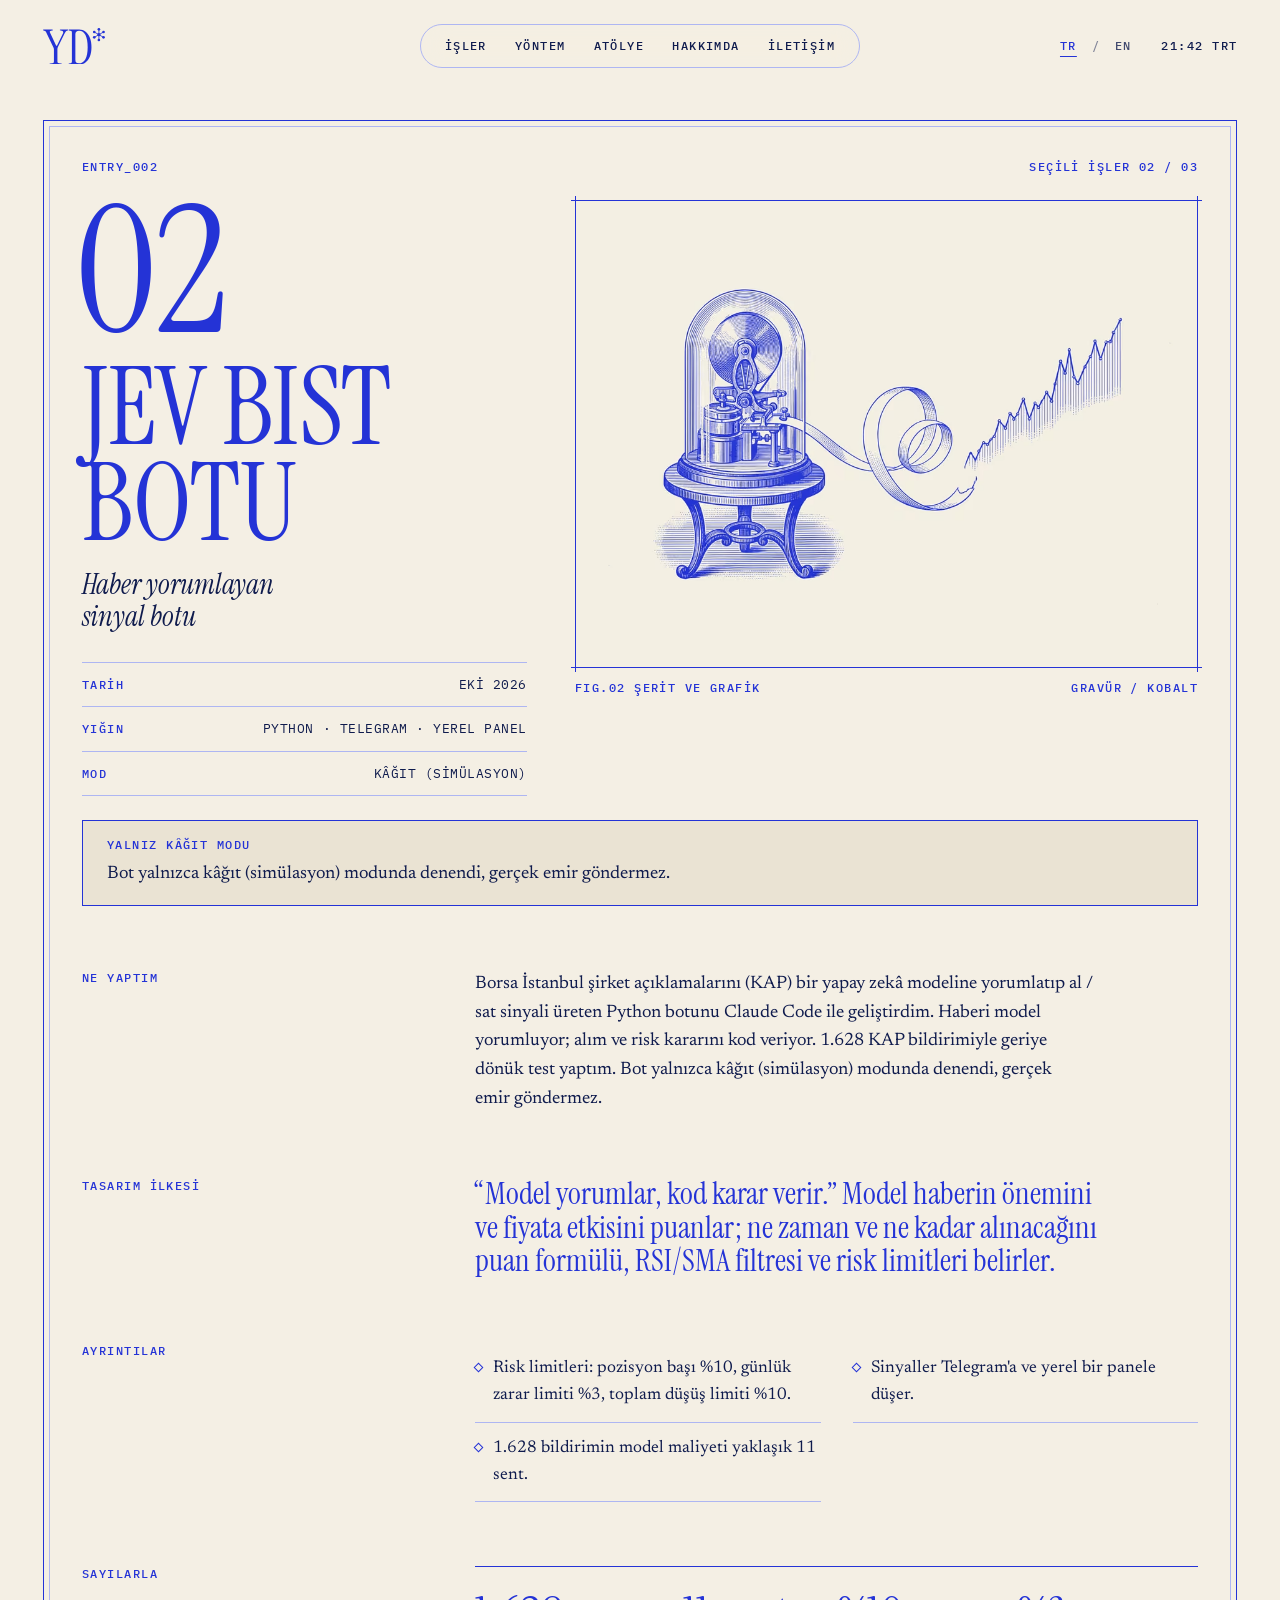
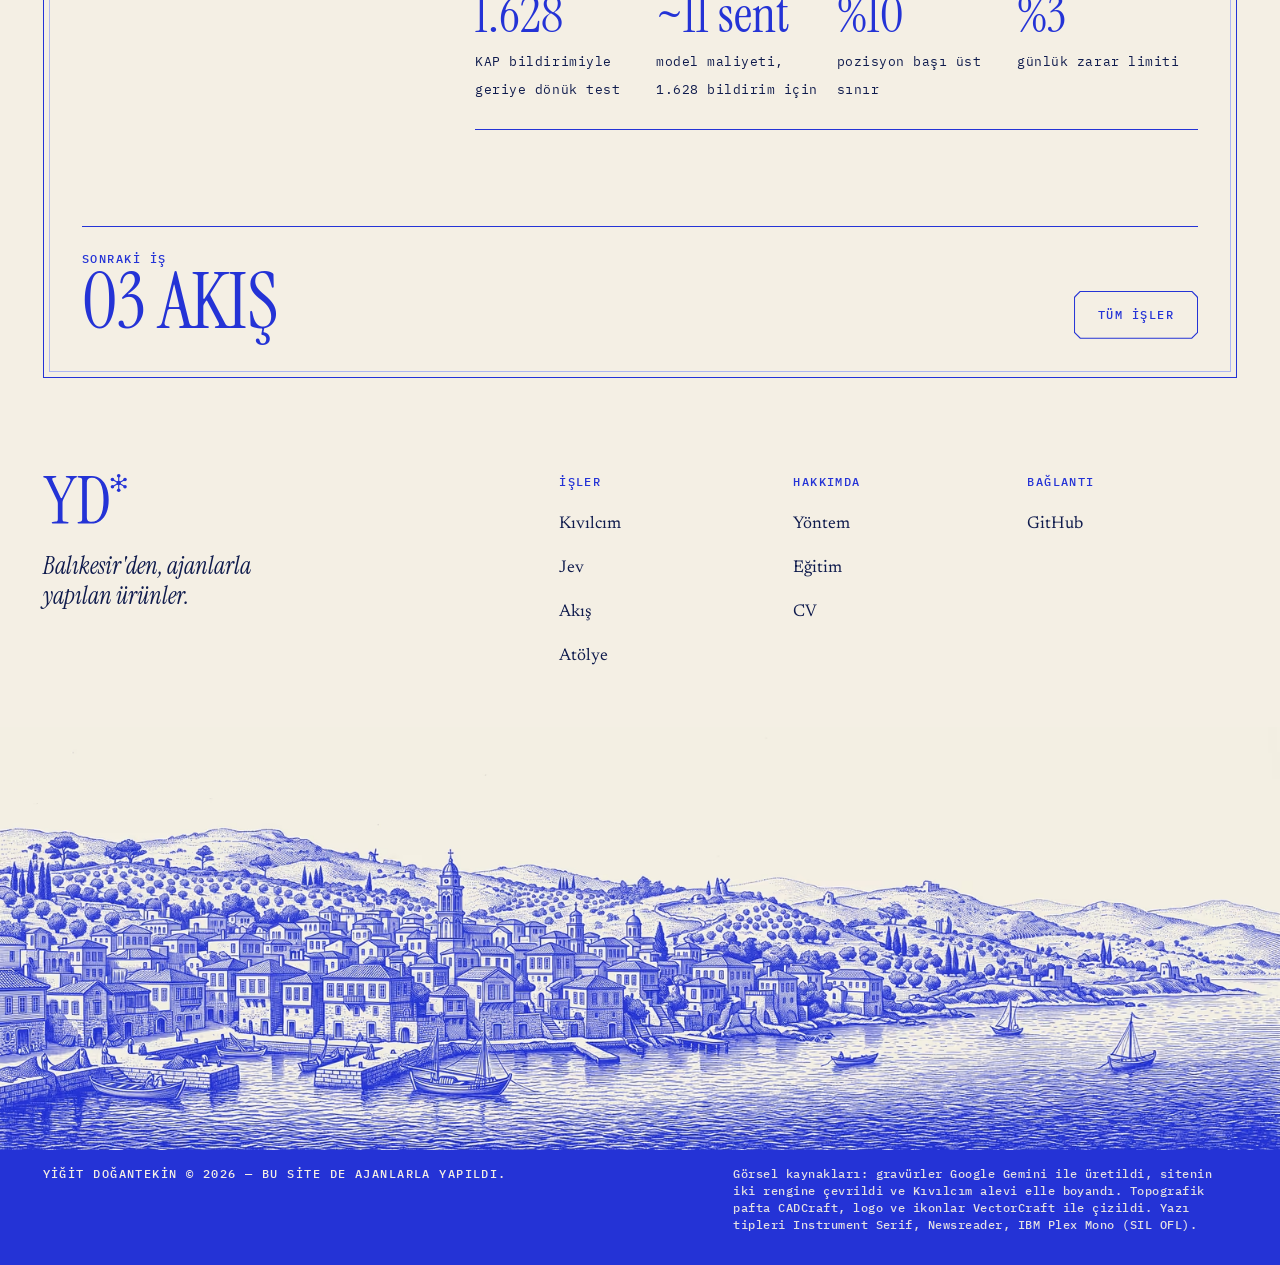
<file: isler/jev/index.html>
<!doctype html>
<html lang="tr" data-sayfa="jev" data-tr="/isler/jev/" data-en="/en/work/jev/">
<head>
<meta charset="utf-8">
<meta name="viewport" content="width=device-width, initial-scale=1">
<title>Jev BIST botu — Yiğit Doğantekin</title>
<meta name="description" content="KAP bildirimlerini bir yapay zekâ modeline yorumlatıp sinyal üreten Python botu. 1.628 bildirimle geriye dönük test; yalnız kâğıt modunda.">
<link rel="canonical" href="https://yigit2015.github.io/isler/jev/">
<link rel="alternate" hreflang="tr" href="https://yigit2015.github.io/isler/jev/">
<link rel="alternate" hreflang="en" href="https://yigit2015.github.io/en/work/jev/">
<link rel="alternate" hreflang="x-default" href="https://yigit2015.github.io/isler/jev/">
<meta property="og:type" content="article">
<meta property="og:site_name" content="Yiğit Doğantekin">
<meta property="og:title" content="Jev BIST botu — Yiğit Doğantekin">
<meta property="og:description" content="KAP bildirimlerini bir yapay zekâ modeline yorumlatıp sinyal üreten Python botu. 1.628 bildirimle geriye dönük test; yalnız kâğıt modunda.">
<meta property="og:url" content="https://yigit2015.github.io/isler/jev/">
<meta property="og:image" content="https://yigit2015.github.io/assets/img/og-tr.jpg">
<meta property="og:image:width" content="1200">
<meta property="og:image:height" content="630">
<meta property="og:image:alt" content="Bakır baskı gravür: Kaz Dağları&#x27;nın eteğinde bir tepede arkadan görülen bir kâşif, sağ elini kaldırmış, sakin Edremit Körfezi&#x27;ne bakıyor.">
<meta property="og:locale" content="tr_TR">
<meta property="og:locale:alternate" content="en_US">
<meta name="twitter:card" content="summary_large_image">
<meta name="theme-color" content="#F4EFE4">
<meta name="color-scheme" content="light">
<link rel="icon" href="/favicon.svg" type="image/svg+xml">
<link rel="icon" href="/favicon-32.png" sizes="32x32" type="image/png">
<link rel="apple-touch-icon" href="/apple-touch-icon.png">
<link rel="manifest" href="/site.webmanifest">
<link rel="preload" href="/assets/fonts/InstrumentSerif-Regular.woff2" as="font" type="font/woff2" crossorigin>
<link rel="preload" href="/assets/fonts/IBMPlexMono-Medium.woff2" as="font" type="font/woff2" crossorigin>
<link rel="preload" as="image" type="image/avif" imagesrcset="/assets/img/jev-kapak-1000.avif 1000w, /assets/img/jev-kapak-1600.avif 1600w" imagesizes="(min-width: 1101px) 56vw, 92vw">
<link rel="stylesheet" href="/assets/css/tokens.css">
<link rel="stylesheet" href="/assets/css/site.css">
<script>document.documentElement.classList.add(matchMedia('(prefers-reduced-motion: reduce)').matches?'az-hareket':'js');</script>
</head>
<body>
<a class="atla" href="#icerik" data-i18n="skip">İçeriğe geç</a>
<header class="ust" id="ust">
<a class="logo" href="/" data-i18n-href="home" aria-label="Yiğit Doğantekin, ana sayfa" data-i18n-attr="aria-label:logo.label"><svg aria-hidden="true" focusable="false" class="ikon " xmlns="http://www.w3.org/2000/svg" width="127" height="75" viewBox="0 0 127 75"><path d="M114.5 13.68 L114.5 2.71 M114.5 13.68 L124 8.2 M114.5 13.68 L124 19.16 M114.5 13.68 L114.5 24.64 M114.5 13.68 L105 19.16 M114.5 13.68 L105 8.2" fill="none" stroke="currentColor" stroke-width="1.7" /><circle cx="114.5" cy="13.68" r="3.34" fill="currentColor" /><circle cx="114.5" cy="2.71" r="2.71" fill="currentColor" /><circle cx="124" cy="8.2" r="2.71" fill="currentColor" /><circle cx="124" cy="19.16" r="2.71" fill="currentColor" /><circle cx="114.5" cy="24.64" r="2.71" fill="currentColor" /><circle cx="105" cy="19.16" r="2.71" fill="currentColor" /><circle cx="105" cy="8.2" r="2.71" fill="currentColor" /><path d="M14.7 75 C13.7 75 13.2 74.63 13.2 73.9 C13.2 73.17 13.63 72.77 14.5 72.7 L19 72 C20.33 71.8 21.23 71.45 21.7 70.95 C22.17 70.45 22.4 69.5 22.4 68.1 L22.4 44.5 C22.4 43.03 22.07 41.6 21.4 40.2 L6.7 9.4 C6.23 8.27 5.7 7.4 5.1 6.8 C4.5 6.2 3.63 5.77 2.5 5.5 L1.6 5.3 C0.67 5.1 0.2 4.67 0.2 4 C0.2 3.33 0.7 3 1.7 3 L18.8 3 C19.73 3 20.2 3.37 20.2 4.1 C20.2 4.83 19.63 5.23 18.5 5.3 L16.6 5.5 C15.47 5.57 14.67 5.93 14.2 6.6 C13.73 7.27 13.83 8.3 14.5 9.7 L26.8 35.9 C27.07 36.37 27.4 36.6 27.8 36.6 C28.2 36.6 28.53 36.37 28.8 35.9 L40.6 11.8 C41.47 10.07 41.68 8.65 41.25 7.55 C40.82 6.45 39.83 5.8 38.3 5.6 L36.1 5.3 C34.97 5.1 34.4 4.7 34.4 4.1 C34.4 3.37 34.87 3 35.8 3 L50 3 C51 3 51.5 3.33 51.5 4 C51.5 4.67 51.03 5.1 50.1 5.3 L49.1 5.5 C48.17 5.7 47.35 6.27 46.65 7.2 C45.95 8.13 45.03 9.7 43.9 11.9 L30.8 38.2 C30.33 39.13 30 40.02 29.8 40.85 C29.6 41.68 29.5 42.63 29.5 43.7 L29.5 68.1 C29.5 69.5 29.75 70.45 30.25 70.95 C30.75 71.45 31.63 71.8 32.9 72 L37.4 72.7 C38.27 72.77 38.7 73.17 38.7 73.9 C38.7 74.63 38.2 75 37.2 75 Z" fill="currentColor" /><path d="M53.7 75 C52.7 75 52.2 74.63 52.2 73.9 C52.2 73.3 52.63 72.9 53.5 72.7 L55.8 72.3 C58.07 71.9 59.2 70.6 59.2 68.4 L59.2 9.6 C59.2 8.2 58.98 7.27 58.55 6.8 C58.12 6.33 57.2 5.97 55.8 5.7 L53.5 5.3 C52.63 5.1 52.2 4.7 52.2 4.1 C52.2 3.37 52.7 3 53.7 3 L73.9 3 C79.1 3 83.6 4.52 87.4 7.55 C91.2 10.58 94.13 14.83 96.2 20.3 C98.27 25.77 99.3 32.1 99.3 39.3 C99.3 46.57 98.22 52.87 96.05 58.2 C93.88 63.53 90.83 67.67 86.9 70.6 C82.97 73.53 78.3 75 72.9 75 Z M73.3 72.4 C79.23 72.4 83.75 69.57 86.85 63.9 C89.95 58.23 91.5 50.03 91.5 39.3 C91.5 28.63 90.02 20.35 87.05 14.45 C84.08 8.55 79.7 5.6 73.9 5.6 C68.83 5.6 66.3 8.03 66.3 12.9 L66.3 65.1 C66.3 67.77 66.85 69.65 67.95 70.75 C69.05 71.85 70.83 72.4 73.3 72.4 Z" fill="currentColor" /></svg></a>
<nav aria-label="Ana menü" data-i18n-attr="aria-label:nav.label"><ul class="hap"><li><a href="/#isler" data-i18n-href="home#isler" data-hedef="isler" data-i18n="nav.isler">İşler</a></li><li><a href="/#yontem" data-i18n-href="home#yontem" data-hedef="yontem" data-i18n="nav.yontem">Yöntem</a></li><li><a href="/#atolye" data-i18n-href="home#atolye" data-hedef="atolye" data-i18n="nav.atolye">Atölye</a></li><li><a href="/#hakkimda" data-i18n-href="home#hakkimda" data-hedef="hakkimda" data-i18n="nav.hakkimda">Hakkımda</a></li><li><a href="/#iletisim" data-i18n-href="home#iletisim" data-hedef="iletisim" data-i18n="nav.iletisim">İletişim</a></li></ul></nav>
<div class="ust-sag"><div class="dil" role="group" aria-label="Dil" data-i18n-attr="aria-label:dil.label"><button type="button" data-dil="tr" lang="tr" aria-pressed="true">TR<span class="sr-only">, Türkçe</span></button><span class="ayrac" aria-hidden="true">/</span><button type="button" data-dil="en" lang="en" aria-pressed="false">EN<span class="sr-only">, English</span></button></div><time class="ust-saat mono" data-saat="kisa" aria-label="Balıkesir&#x27;de yerel saat" data-i18n-attr="aria-label:saat.label">--:-- TRT</time>
<button type="button" class="menu-ac" aria-haspopup="dialog" aria-controls="mobil-menu" aria-expanded="false" data-i18n="menu.ac">Menü</button></div>
</header>
<dialog class="mobil-menu ters" id="mobil-menu" aria-label="Ana menü" data-i18n-attr="aria-label:nav.label">
<div class="menu-ust"><span class="mono">YD / 39°38′54″N 27°52′57″E</span><button type="button" class="menu-kapat" data-kapat data-i18n="menu.kapat">Kapat</button></div>
<nav><a href="/#isler" data-i18n-href="home#isler" data-kapat><span aria-hidden="true">01</span><span data-i18n="nav.isler">İşler</span></a><a href="/#yontem" data-i18n-href="home#yontem" data-kapat><span aria-hidden="true">02</span><span data-i18n="nav.yontem">Yöntem</span></a><a href="/#atolye" data-i18n-href="home#atolye" data-kapat><span aria-hidden="true">03</span><span data-i18n="nav.atolye">Atölye</span></a><a href="/#hakkimda" data-i18n-href="home#hakkimda" data-kapat><span aria-hidden="true">04</span><span data-i18n="nav.hakkimda">Hakkımda</span></a><a href="/#iletisim" data-i18n-href="home#iletisim" data-kapat><span aria-hidden="true">05</span><span data-i18n="nav.iletisim">İletişim</span></a></nav>

</dialog>
<main id="icerik" class="vaka-sayfa kap">
<article class="levha" aria-labelledby="vaka-baslik">
<div class="levha-ust mono"><span>ENTRY_002</span><span><span data-i18n="vaka.sira">SEÇİLİ İŞLER</span>  02 / 03</span></div>
<div class="vaka-bas">
<div class="vaka-sol">
<p class="numara gosterim" aria-hidden="true">02</p>
<h1 class="gosterim" id="vaka-baslik" data-i18n="jv.ad">JEV BIST BOTU</h1>
<p class="alt-baslik" data-i18n="jv.alt">Haber yorumlayan sinyal botu</p>
<dl class="meta mono-metin"><div><dt class="mono" data-i18n="m.tarih">TARİH</dt><dd data-i18n="jv.tarih">EKİ 2026</dd></div><div><dt class="mono" data-i18n="m.yigin">YIĞIN</dt><dd data-i18n="jv.yigin">PYTHON · TELEGRAM · YEREL PANEL</dd></div><div><dt class="mono" data-i18n="m.mod">MOD</dt><dd data-i18n="jv.mod">KÂĞIT (SİMÜLASYON)</dd></div></dl>

</div>
<figure class="fig"><div class="fig-cerceve" data-dither><span class="kose k1" aria-hidden="true"></span><span class="kose k2" aria-hidden="true"></span><span class="kose k3" aria-hidden="true"></span><span class="kose k4" aria-hidden="true"></span><picture><source type="image/avif" srcset="/assets/img/jev-kapak-1000.avif 1000w, /assets/img/jev-kapak-1600.avif 1600w" sizes="(min-width: 1101px) 56vw, 92vw"><source type="image/webp" srcset="/assets/img/jev-kapak-1000.webp 1000w, /assets/img/jev-kapak-1600.webp 1600w" sizes="(min-width: 1101px) 56vw, 92vw"><img src="/assets/img/jev-kapak-1600.webp" width="1600" height="1195" fetchpriority="high" decoding="async" alt="Bakır baskı gravür: cam fanus altında 19. yüzyıldan bir borsa şerit makinesi; çıkan kâğıt şerit kıvrılarak yükselen bir çizgi grafiğe dönüşüyor." data-i18n-attr="alt:jv.gorsel"></picture></div><figcaption class="mono"><span data-i18n="jv.fig">FIG.02  ŞERİT VE GRAFİK</span><span data-i18n="vaka.gravur">GRAVÜR / KOBALT</span></figcaption></figure>
</div>
<div class="uyari" role="note"><span class="mono" data-i18n="jv.uyari.b">YALNIZ KÂĞIT MODU</span><p data-i18n="jv.uyari">Bot yalnızca kâğıt (simülasyon) modunda denendi, gerçek emir göndermez.</p></div>
<section class="vaka-blok" aria-labelledby="b-ne"><h2 class="mono" id="b-ne" data-i18n="v.ne">Ne yaptım</h2><div class="icerik"><p data-i18n="jv.metin">Borsa İstanbul şirket açıklamalarını (KAP) bir yapay zekâ modeline yorumlatıp al / sat sinyali üreten Python botunu Claude Code ile geliştirdim. Haberi model yorumluyor; alım ve risk kararını kod veriyor. 1.628 KAP bildirimiyle geriye dönük test yaptım. Bot yalnızca kâğıt (simülasyon) modunda denendi, gerçek emir göndermez.</p></div></section>
<section class="vaka-blok" aria-labelledby="b-ilke"><h2 class="mono" id="b-ilke" data-i18n="v.ilke">Tasarım ilkesi</h2><div class="icerik"><p class="lede ilke" data-i18n="jv.ilke">“Model yorumlar, kod karar verir.” Model haberin önemini ve fiyata etkisini puanlar; ne zaman ve ne kadar alınacağını puan formülü, RSI/SMA filtresi ve risk limitleri belirler.</p></div></section>
<section class="vaka-blok" aria-labelledby="b-ayrinti"><h2 class="mono" id="b-ayrinti" data-i18n="v.ayrinti">Ayrıntılar</h2><div class="icerik genis"><ul class="ozellikler"><li data-i18n="jv.d1">Risk limitleri: pozisyon başı %10, günlük zarar limiti %3, toplam düşüş limiti %10.</li><li data-i18n="jv.d2">Sinyaller Telegram'a ve yerel bir panele düşer.</li><li data-i18n="jv.d3">1.628 bildirimin model maliyeti yaklaşık 11 sent.</li></ul></div></section>
<section class="vaka-blok" aria-labelledby="b-say"><h2 class="mono" id="b-say" data-i18n="v.sayilar">Sayılarla</h2><div class="vaka-sayilar"><div><strong>1.628</strong><span class="mono-metin" data-i18n="jv.s1">KAP bildirimiyle geriye dönük test</span></div><div><strong>~11 sent</strong><span class="mono-metin" data-i18n="jv.s2">model maliyeti, 1.628 bildirim için</span></div><div><strong>%10</strong><span class="mono-metin" data-i18n="jv.s3">pozisyon başı üst sınır</span></div><div><strong>%3</strong><span class="mono-metin" data-i18n="jv.s4">günlük zarar limiti</span></div></div></section>
<nav class="sonraki" aria-label="SONRAKİ İŞ" data-i18n-attr="aria-label:v.sonraki">
<div><p class="mono anahtar" data-i18n="v.sonraki">SONRAKİ İŞ</p>
<a class="gosterim" href="/isler/akis/" data-i18n-href="akis"><span aria-hidden="true">03 </span><span data-i18n="ak.ad">AKIŞ</span></a></div>
<a class="dugme cerceve" href="/#isler" data-i18n-href="home#isler" data-i18n="v.tum">Tüm işler</a>
</nav>
</article>
</main>
<footer class="alt">
<div class="kap alt-ust">
<div><a class="logo" href="/" data-i18n-href="home" aria-label="Yiğit Doğantekin, ana sayfa" data-i18n-attr="aria-label:logo.label"><svg aria-hidden="true" focusable="false" class="ikon " xmlns="http://www.w3.org/2000/svg" width="127" height="75" viewBox="0 0 127 75"><path d="M114.5 13.68 L114.5 2.71 M114.5 13.68 L124 8.2 M114.5 13.68 L124 19.16 M114.5 13.68 L114.5 24.64 M114.5 13.68 L105 19.16 M114.5 13.68 L105 8.2" fill="none" stroke="currentColor" stroke-width="1.7" /><circle cx="114.5" cy="13.68" r="3.34" fill="currentColor" /><circle cx="114.5" cy="2.71" r="2.71" fill="currentColor" /><circle cx="124" cy="8.2" r="2.71" fill="currentColor" /><circle cx="124" cy="19.16" r="2.71" fill="currentColor" /><circle cx="114.5" cy="24.64" r="2.71" fill="currentColor" /><circle cx="105" cy="19.16" r="2.71" fill="currentColor" /><circle cx="105" cy="8.2" r="2.71" fill="currentColor" /><path d="M14.7 75 C13.7 75 13.2 74.63 13.2 73.9 C13.2 73.17 13.63 72.77 14.5 72.7 L19 72 C20.33 71.8 21.23 71.45 21.7 70.95 C22.17 70.45 22.4 69.5 22.4 68.1 L22.4 44.5 C22.4 43.03 22.07 41.6 21.4 40.2 L6.7 9.4 C6.23 8.27 5.7 7.4 5.1 6.8 C4.5 6.2 3.63 5.77 2.5 5.5 L1.6 5.3 C0.67 5.1 0.2 4.67 0.2 4 C0.2 3.33 0.7 3 1.7 3 L18.8 3 C19.73 3 20.2 3.37 20.2 4.1 C20.2 4.83 19.63 5.23 18.5 5.3 L16.6 5.5 C15.47 5.57 14.67 5.93 14.2 6.6 C13.73 7.27 13.83 8.3 14.5 9.7 L26.8 35.9 C27.07 36.37 27.4 36.6 27.8 36.6 C28.2 36.6 28.53 36.37 28.8 35.9 L40.6 11.8 C41.47 10.07 41.68 8.65 41.25 7.55 C40.82 6.45 39.83 5.8 38.3 5.6 L36.1 5.3 C34.97 5.1 34.4 4.7 34.4 4.1 C34.4 3.37 34.87 3 35.8 3 L50 3 C51 3 51.5 3.33 51.5 4 C51.5 4.67 51.03 5.1 50.1 5.3 L49.1 5.5 C48.17 5.7 47.35 6.27 46.65 7.2 C45.95 8.13 45.03 9.7 43.9 11.9 L30.8 38.2 C30.33 39.13 30 40.02 29.8 40.85 C29.6 41.68 29.5 42.63 29.5 43.7 L29.5 68.1 C29.5 69.5 29.75 70.45 30.25 70.95 C30.75 71.45 31.63 71.8 32.9 72 L37.4 72.7 C38.27 72.77 38.7 73.17 38.7 73.9 C38.7 74.63 38.2 75 37.2 75 Z" fill="currentColor" /><path d="M53.7 75 C52.7 75 52.2 74.63 52.2 73.9 C52.2 73.3 52.63 72.9 53.5 72.7 L55.8 72.3 C58.07 71.9 59.2 70.6 59.2 68.4 L59.2 9.6 C59.2 8.2 58.98 7.27 58.55 6.8 C58.12 6.33 57.2 5.97 55.8 5.7 L53.5 5.3 C52.63 5.1 52.2 4.7 52.2 4.1 C52.2 3.37 52.7 3 53.7 3 L73.9 3 C79.1 3 83.6 4.52 87.4 7.55 C91.2 10.58 94.13 14.83 96.2 20.3 C98.27 25.77 99.3 32.1 99.3 39.3 C99.3 46.57 98.22 52.87 96.05 58.2 C93.88 63.53 90.83 67.67 86.9 70.6 C82.97 73.53 78.3 75 72.9 75 Z M73.3 72.4 C79.23 72.4 83.75 69.57 86.85 63.9 C89.95 58.23 91.5 50.03 91.5 39.3 C91.5 28.63 90.02 20.35 87.05 14.45 C84.08 8.55 79.7 5.6 73.9 5.6 C68.83 5.6 66.3 8.03 66.3 12.9 L66.3 65.1 C66.3 67.77 66.85 69.65 67.95 70.75 C69.05 71.85 70.83 72.4 73.3 72.4 Z" fill="currentColor" /></svg></a>
<p class="cumle" data-i18n="ft.cumle">Balıkesir'den, ajanlarla yapılan ürünler.</p></div>
<nav class="alt-sutunlar" aria-label="Alt menü" data-i18n-attr="aria-label:ft.nav">
<div><p class="mono baslik" id="ft-isler" data-i18n="ft.isler">İŞLER</p><ul aria-labelledby="ft-isler">
<li><a href="/isler/kivilcim/" data-i18n-href="kivilcim">Kıvılcım</a></li>
<li><a href="/isler/jev/" data-i18n-href="jev">Jev</a></li>
<li><a href="/isler/akis/" data-i18n-href="akis">Akış</a></li>
<li><a href="/#atolye" data-i18n-href="home#atolye" data-i18n="nav.atolye">Atölye</a></li></ul></div>
<div><p class="mono baslik" id="ft-hakkimda" data-i18n="ft.hakkimda">HAKKIMDA</p><ul aria-labelledby="ft-hakkimda">
<li><a href="/#yontem" data-i18n-href="home#yontem" data-i18n="nav.yontem">Yöntem</a></li>
<li><a href="/#egitim" data-i18n-href="home#egitim" data-i18n="ft.egitim">Eğitim</a></li>
<li><a href="/cv/yigit-dogantekin-cv-tr.pdf" data-i18n-href="cv" download data-i18n="ft.cv">CV</a></li></ul></div>
<div><p class="mono baslik" id="ft-baglanti" data-i18n="ft.baglanti">BAĞLANTI</p><ul aria-labelledby="ft-baglanti">

<li><a href="https://github.com/yigit2015" rel="me noopener">GitHub</a></li></ul></div>
</nav></div>
<div class="alt-gorsel"><picture>
<source type="image/avif" srcset="/assets/img/footer-kiyi-1000.avif 1000w, /assets/img/footer-kiyi-1600.avif 1600w, /assets/img/footer-kiyi-2400.avif 2400w" sizes="100vw">
<source type="image/webp" srcset="/assets/img/footer-kiyi-1000.webp 1000w, /assets/img/footer-kiyi-1600.webp 1600w, /assets/img/footer-kiyi-2400.webp 2400w" sizes="100vw">
<img src="/assets/img/footer-kiyi-1600.webp" width="1600" height="529" loading="lazy" decoding="async" alt="Bakır baskı gravür: taş evli, zeytinlikli, küçük limanlı bir Ege kıyı kasabası; önde sakin deniz." data-i18n-attr="alt:ft.gorsel">
</picture></div>
<div class="alt-bant ters"><div class="kap">
<p class="mono" data-i18n="ft.alt">YİĞİT DOĞANTEKİN © 2026 — BU SİTE DE AJANLARLA YAPILDI.</p>
<p class="mono kaynak" data-i18n="ft.kaynak">Görsel kaynakları: gravürler Google Gemini ile üretildi, sitenin iki rengine çevrildi ve Kıvılcım alevi elle boyandı. Topografik pafta CADCraft, logo ve ikonlar VectorCraft ile çizildi. Yazı tipleri Instrument Serif, Newsreader, IBM Plex Mono (SIL OFL).</p>
</div></div>
</footer>
<script type="application/json" id="sozluk">{"t":{"skip":["İçeriğe geç","Skip to content"],"logo.label":["Yiğit Doğantekin, ana sayfa","Yiğit Doğantekin, home"],"nav.label":["Ana menü","Main menu"],"nav.isler":["İşler","Work"],"nav.yontem":["Yöntem","Method"],"nav.atolye":["Atölye","Workshop"],"nav.hakkimda":["Hakkımda","About"],"nav.iletisim":["İletişim","Contact"],"menu.ac":["Menü","Menu"],"menu.kapat":["Kapat","Close"],"dil.label":["Dil","Language"],"saat.label":["Balıkesir'de yerel saat","Local time in Balıkesir"],"hud.koordinat":["KOORDİNAT","COORDINATES"],"hud.konum":["KONUM","LOCATION"],"hud.durum":["DURUM","STATUS"],"hud.durum.v":["YENİ ROLLERE AÇIK","OPEN TO NEW ROLES"],"hud.alan":["ALAN","FIELD"],"hud.alan.v":["YZ OTOMASYONU","AI AUTOMATION"],"hud.arac":["ARAÇ","TOOL"],"hud.imlec":["İMLEÇ","CURSOR"],"hud.saat":["SAAT","TIME"],"hud.saha":["SAHA NOTLARI / ENTRY_000","FIELD NOTES / ENTRY_000"],"hud.kaydir":["KAYDIR","SCROLL"],"hero.unvan":["YAPAY ZEKÂ OTOMASYONU VE PROMPT TASARIMI","AI AUTOMATION AND PROMPT DESIGN"],"hero.cumle":["Fikirleri <em>ajanlarla<\/em> yayınlanmış ürüne çeviriyorum.","I turn ideas into shipped products <em>by directing<\/em> AI agents."],"hero.isler":["İşleri gör","See the work"],"hero.cv":["CV indir","Download CV"],"hero.alt":["Bakır baskı gravür: Kaz Dağları'nın eteğinde bir tepede arkadan görülen bir kâşif, sağ elini kaldırmış, sakin Edremit Körfezi'ne bakıyor.","Copperplate engraving: an explorer seen from behind on a hilltop at the foot of Mount Ida raises his right hand over the calm Gulf of Edremit."],"say.label":["Sayılarla","In numbers"],"say.1":["yol haritası maddesi tamamlandı (Kıvılcım)","roadmap items shipped (Kıvılcım)"],"say.2":["birim testi + tarayıcıda uçtan uca testler","unit tests + browser end-to-end tests"],"say.3":["platformda yayın: Android, Windows, macOS, Linux, web","platforms released: Android, Windows, macOS, Linux, web"],"say.4":["KAP bildirimiyle geriye dönük test (Jev)","KAP disclosures backtested (Jev)"],"isler.baslik":["Seçili işler","Selected work"],"isler.sag":["ÜÇ VAKA, ATLAS DÜZENİ","THREE CASES, ATLAS PLATES"],"m.tarih":["TARİH","DATE"],"m.rol":["ROL","ROLE"],"m.yigin":["YIĞIN","STACK"],"m.surum":["SÜRÜM","VERSION"],"m.dil":["DİL","LANGUAGE"],"m.mod":["MOD","MODE"],"m.bicim":["BİÇİM","FORMAT"],"m.hedef":["HEDEF","GOAL"],"vaka.oku":["Vaka sayfasını oku","Read the case study"],"vaka.indir":["Uygulamayı indir","Download the app"],"vaka.sira":["SEÇİLİ İŞLER","SELECTED WORK"],"vaka.gravur":["GRAVÜR / KOBALT","ENGRAVING / COBALT"],"yeni.sekme":["(yeni sekmede açılır)","(opens in a new tab)"],"kv.ad":["KIVILCIM","KIVILCIM"],"kv.alt":["Oyunlaştırılmış alışkanlık takip uygulaması","Gamified habit tracker"],"kv.tarih":["EYL 2026 – DEVAM","SEP 2026 – ONGOING"],"kv.rol":["ÜRÜN SAHİBİ","PRODUCT OWNER"],"kv.fig":["FIG.01  FENER VE KIVILCIM","FIG.01  LANTERN AND SPARK"],"kv.gorsel":["Bakır baskı gravür: masada eski bir gaz feneri; içindeki küçük alev ve tepesinden yükselen kıvılcım turuncu boyalı.","Copperplate engraving: an old oil lantern on a table; its small flame and the spark rising from its top are hand-coloured orange."],"kv.m1":["Hesap ve bulut gerektirmeyen, tüm verisi cihazda duran uygulamayı ürün sahibi olarak tasarladım. Geliştirmenin tamamını Claude Code ajanlarını yöneterek yürüttüm.","Designed an offline app that needs no account or cloud, as its product owner, and ran all development by directing Claude Code agents."],"kv.m2":["200 maddelik yol haritasını 10 faza böldüm, ajanlara faz faz iş dağıttım; 189 madde tamamlandı.","Split a 200-item roadmap into 10 phases; 189 items completed."],"kv.m3":["Android, Windows, macOS, Linux ve web sürümlerini GitHub'da yayınladım.","Released Android, Windows, macOS, Linux and web versions on GitHub."],"kv.m4":["Kaliteyi ajanlara yazdırdığım testlerle denetledim: 236 birim testi ve tarayıcıda çalışan uçtan uca testler.","Controlled quality with agent-written tests: 236 unit tests plus browser end-to-end tests."],"kv.m5":["Altı ajanlı bir tasarım yarışması ve 10 ajanlı bir fikir araştırması kurdum.","Set up a six-agent design contest and a 10-agent idea research round."],"jv.ad":["JEV BIST BOTU","JEV BIST BOT"],"jv.alt":["Haber yorumlayan sinyal botu","News-reading signal bot"],"jv.tarih":["EKİ 2026","OCT 2026"],"jv.yigin":["PYTHON · TELEGRAM · YEREL PANEL","PYTHON · TELEGRAM · LOCAL DASHBOARD"],"jv.mod":["KÂĞIT (SİMÜLASYON)","PAPER (SIMULATION)"],"jv.fig":["FIG.02  ŞERİT VE GRAFİK","FIG.02  TAPE AND CHART"],"jv.gorsel":["Bakır baskı gravür: cam fanus altında 19. yüzyıldan bir borsa şerit makinesi; çıkan kâğıt şerit kıvrılarak yükselen bir çizgi grafiğe dönüşüyor.","Copperplate engraving: a 19th-century stock ticker under a glass dome; its paper tape curls out and turns into a rising line chart."],"jv.metin":["Borsa İstanbul şirket açıklamalarını (KAP) bir yapay zekâ modeline yorumlatıp al / sat sinyali üreten Python botunu Claude Code ile geliştirdim. Haberi model yorumluyor; alım ve risk kararını kod veriyor. 1.628 KAP bildirimiyle geriye dönük test yaptım. Bot yalnızca kâğıt (simülasyon) modunda denendi, gerçek emir göndermez.","Built, with Claude Code, a Python bot that has an AI model read Borsa Istanbul company disclosures (KAP) and produce buy / sell signals. The model interprets the news; code makes the buy and risk decisions. Backtested on 1,628 KAP disclosures. Tested in paper (simulation) mode only; it sends no real orders."],"ak.ad":["AKIŞ","AKIŞ"],"ak.alt":["Kişisel bütçe uygulaması","Personal budgeting app"],"ak.tarih":["EYL 2026","SEP 2026"],"ak.bicim":["TEK DOSYA WEB UYGULAMASI","SINGLE-FILE WEB APP"],"ak.hedef":["2 DOKUNUŞTA HARCAMA","AN EXPENSE IN 2 TAPS"],"ak.fig":["FIG.03  NEHİR VE PARALAR","FIG.03  RIVER AND COINS"],"ak.gorsel":["Bakır baskı gravür: vadide kıvrılarak akan sakin bir nehir; ön planda akıntıda yuvarlanan eski madeni paralar.","Copperplate engraving: a calm river winding through a valley, with old coins tumbling in the current in the foreground."],"ak.metin":["Harcamayı 2 dokunuşla girmeyi hedefleyen bütçe uygulamasının gereksinimlerini “Sıfır Sürtünme” adlı bir ürün belgesiyle belirledim ve Claude ile tek dosyalık bir web uygulaması olarak geliştirdim.","Defined the requirements for a budgeting app built around entering an expense in 2 taps, in a product spec called “Zero Friction”, and built it with Claude as a single-file web app."],"yt.baslik":["Nasıl çalışıyorum","How I work"],"yt.sag":["YÖNTEM / BEŞ DURAK","METHOD / FIVE STOPS"],"yt.1.b":["Brief","Brief"],"yt.1.m":["İsteği net bir ürün belgesine çeviriyorum (ne, kimin için, neyin “bitti” sayılacağı).","I turn the request into a clear product spec."],"yt.2.b":["Yol haritası","Roadmap"],"yt.2.m":["İşi fazlara ve maddelere bölüyorum (Kıvılcım: 200 madde, 10 faz).","I split the work into phases and items."],"yt.3.b":["Ajanlara dağıtım","Agents"],"yt.3.m":["Her fazı ajanlara paylaştırıyor, paralel çalıştırıyorum; tasarım yarışması, fikir araştırması gibi çok ajanlı turlar kuruyorum.","I distribute phases to agents and run them in parallel."],"yt.4.b":["Testle denetim","Tests"],"yt.4.m":["Kaliteyi ajanlara yazdırdığım birim ve uçtan uca testlerle ölçüyorum; doğrulanmayanı “bitti” saymıyorum.","I measure quality with agent-written unit and end-to-end tests; nothing counts as done until verified."],"yt.5.b":["Yayın","Release"],"yt.5.m":["Ürünü gerçek kullanıcıya ulaştırıyorum: GitHub sürümleri, web sitesi, masaüstü kurulum paketi.","I ship to real users."],"yt.araclar":["ARAÇLAR  CLAUDE CODE · SKILL / MCP / HOOK · ÇOKLU AJAN · GEMINI · CHATGPT · OBSIDIAN","TOOLS  CLAUDE CODE · SKILL / MCP / HOOK · MULTI-AGENT · GEMINI · CHATGPT · OBSIDIAN"],"yt.durak":["DURAK","STOP"],"at.baslik":["Atölye","Workshop"],"at.sag":["DİĞER İŞLER / DİZİN","OTHER WORK / INDEX"],"at.caption":["Atölye dizini: diğer işler","Workshop index: other work"],"at.no":["NO","NO"],"at.ad":["AD","NAME"],"at.ne":["NE","WHAT"],"at.yil":["YIL","YEAR"],"at.durum":["DURUM","STATUS"],"d.yapim":["Yapım sürüyor","In progress"],"d.gizli":["Kod gizli","Private code"],"d.calisiyor":["Çalışıyor","Running"],"d.teslim":["Teslim edildi","Delivered"],"d.bitti":["Bitti","Done"],"a4.ad":["Beyin (<span lang=\"en\">Windows<\/span>)","<span lang=\"tr\">Beyin<\/span> (Windows)"],"a4.ne":["Obsidian kasasını canlı bir ağ, dönen bir küre ve günlük özet olarak gösteren çevrimdışı Windows uygulaması (.NET, WPF); Mac sürümünün Windows eşi.","Offline Windows app that shows an Obsidian vault as a live network, a rotating globe and a daily summary (.NET, WPF); Windows twin of the Mac app."],"a5.ad":["AI Odası","AI Room"],"a5.ne":["Birden fazla yapay zekânın aynı odada grup sohbeti yaptığı, canlı ekip görünümlü, hakemli çok ajanlı çalışma alanı; yapay zekâ başına token takibi.","Multi-agent workspace where several AIs talk in one room, with a live team view, a referee and per-AI token tracking."],"a6.ad":["BAVT","BAVT"],"a6.ne":["Nokta matris ve bilimkurgu HUD dilinde iOS bütçe uygulaması (SwiftUI, SwiftData); Mac olmadan GitHub Actions ile derlendi.","iOS budgeting app in a dot-matrix, sci-fi HUD style (SwiftUI, SwiftData), built without a Mac via GitHub Actions."],"a7.ad":["Fiyat Avcısı","Price Hunter"],"a7.ne":["Zincir market, toptancı ve pazaryeri fiyatlarını günde iki kez tarayıp fırsatlara AL / DİKKAT / ALMA kararı veren otonom ajan (11 kaynak).","Autonomous agent that scans chain stores, wholesalers and marketplaces twice a day and labels deals BUY / CAUTION / SKIP (11 sources)."],"a8.ad":["Tuna Market Kasa","Tuna Market Till"],"a8.ne":["Bir marketin Excel'deki gün sonu kasa raporunun yerini alan Windows uygulaması (Electron).","Windows app (Electron) that replaced a shop's end-of-day cash report in Excel."],"a9.ad":["Borsa Haber Ajanı","Market News Agent"],"a9.ne":["Son 24 saatin borsa haberlerini kaynaklı kartlar halinde toplayan Claude Code ajanı ve /borsa komutu.","Claude Code agent and /borsa command that collects the last 24 hours of market news as sourced cards."],"a10.ad":["İkinci Beyin","Second Brain"],"a10.ne":["İki Claude hesabının tüm konuşmalarını otomatik olarak Obsidian'a arşivleyen, hesaplar arası devir notu bırakan kişisel bilgi sistemi (hook'lar).","Personal knowledge system that archives every conversation from two Claude accounts into Obsidian automatically, with hand-off notes between accounts (hooks)."],"k.etiketler":["AL · DİKKAT · ALMA","BUY · CAUTION · SKIP"],"k.kaynak":["11 KAYNAK · GÜNDE 2 TARAMA","11 SOURCES · 2 SCANS A DAY"],"k.fis":["GÜN SONU KASA RAPORU","END-OF-DAY CASH REPORT"],"k.fis2":["EXCEL → ELECTRON","EXCEL → ELECTRON"],"k.hakem":["ÇOK AJANLI · HAKEMLİ","MULTI-AGENT · REFEREED"],"k.bavt":["SWIFTUI · SWIFTDATA · GITHUB ACTIONS","SWIFTUI · SWIFTDATA · GITHUB ACTIONS"],"k.beyin":["İKİ HESAP · OBSIDIAN · HOOK","TWO ACCOUNTS · OBSIDIAN · HOOKS"],"hk.baslik":["Hakkımda","About"],"hk.sag":["SAHA DEFTERİ / BALIKESİR","FIELD BOOK / BALIKESİR"],"hk.metin":["Claude Code ve çoklu ajan iş akışlarıyla fikirleri yayınlanmış ürüne dönüştürüyorum. Kıvılcım uygulamasını ürün sahibi olarak tasarladım, geliştirmenin tamamını yapay zekâ ajanlarını yöneterek yürüttüm ve beş platformda yayınladım. OpenAI araçlarını ilk beta dönemlerinden beri kullanıyorum, son bir yıldır aktif olarak proje geliştiriyorum. Yapay zekâ otomasyonu ve prompt engineering alanında giriş seviyesi bir rol arıyorum.","Entry-level AI automation practitioner who takes products from idea to release with Claude Code and multi-agent workflows. Designed the Kıvılcım habit app as product owner, ran all development by directing AI agents, and released it on five platforms. User of OpenAI tools since the early betas, building projects actively for the past year. Looking for an entry-level role in AI automation or prompt engineering."],"hk.beceriler":["Beceriler","Skills"],"hk.b1":["Claude Code","Claude Code"],"hk.b2":["AI agent ve çoklu ajan yönetimi","AI agent and multi-agent orchestration"],"hk.b3":["Prompt engineering","Prompt engineering"],"hk.b4":["Skill / MCP / hook kurulumu","Skill / MCP / hook setup"],"hk.b5":["ChatGPT (OpenAI), Gemini","ChatGPT (OpenAI), Gemini"],"hk.b6":["Yol haritası ve test takibi","Roadmapping and test tracking"],"hk.egitim":["Eğitim","Education"],"hk.e1":["Manisa Celal Bayar Üniversitesi — Alternatif Enerji Kaynakları Teknolojisi (Ön Lisans), 2024–2026","Manisa Celal Bayar University — Associate Degree, Alternative Energy Resources Technology, 2024–2026"],"hk.e2":["Balıkesir Sınav Koleji — Lise, İngilizce eğitim programı","Balıkesir Sınav College — High School, English language program"],"hk.diller":["Diller","Languages"],"hk.d1":["Türkçe (ana dil)","Turkish (native)"],"hk.d2":["İngilizce (B1, sertifikalı)","English (B1, certified)"],"il.kayit":["ENTRY_007 / İLETİŞİM","ENTRY_007 / CONTACT"],"il.baslik":["Bir fikrin mi var? <em>Birlikte<\/em> yayınlayalım.","Got an idea? Let's ship it <em>together<\/em>."],"il.eposta":["E-POSTA","EMAIL"],"il.kopyala":["Kopyala","Copy"],"il.kopyalandi":["Kopyalandı","Copied"],"il.kopyala.label":["E-posta adresini kopyala","Copy the email address"],"il.github":["GITHUB","GITHUB"],"il.kivilcim":["KIVILCIM","KIVILCIM"],"ft.cumle":["Balıkesir'den, ajanlarla yapılan ürünler.","Products made with agents, from Balıkesir."],"ft.isler":["İŞLER","WORK"],"ft.hakkimda":["HAKKIMDA","ABOUT"],"ft.baglanti":["BAĞLANTI","LINKS"],"ft.egitim":["Eğitim","Education"],"ft.cv":["CV","CV"],"ft.eposta":["E-posta","Email"],"ft.nav":["Alt menü","Footer menu"],"ft.alt":["YİĞİT DOĞANTEKİN © 2026 — BU SİTE DE AJANLARLA YAPILDI.","YİĞİT DOĞANTEKİN © 2026 — THIS SITE WAS MADE WITH AGENTS TOO."],"ft.kaynak":["Görsel kaynakları: gravürler Google Gemini ile üretildi, sitenin iki rengine çevrildi ve Kıvılcım alevi elle boyandı. Topografik pafta CADCraft, logo ve ikonlar VectorCraft ile çizildi. Yazı tipleri Instrument Serif, Newsreader, IBM Plex Mono (SIL OFL).","Image sources: the engravings were generated with Google Gemini, converted to the site's two colours, and the Kıvılcım flame was hand-coloured. The topographic plate was drawn in CADCraft, the logo and icons in VectorCraft. Typefaces: Instrument Serif, Newsreader, IBM Plex Mono (SIL OFL)."],"ft.gorsel":["Bakır baskı gravür: taş evli, zeytinlikli, küçük limanlı bir Ege kıyı kasabası; önde sakin deniz.","Copperplate engraving: an Aegean coastal town with stone houses, olive groves and a small harbour, calm sea in front."],"e.h1":["Bu sayfa haritada yok.","This page isn't on the map."],"e.p":["Ana sayfaya dön ya da manzaranın tadını çıkar.","Head home or enjoy the view."],"e.hata":["Hata 404: ","Error 404: "],"pdf":[" (PDF)"," (PDF)"],"e.ejderha":["BURADA EJDERHALAR VAR","HERE BE DRAGONS"],"e.don":["Ana sayfaya dön","Head home"],"e.gorsel":["Bakır baskı gravür: uzun paltolu küçük bir kâşif, eski bir Ege deniz haritasının yırtık kenarında durup haritanın bittiği boşluğa bakıyor.","Copperplate engraving: a small explorer in a long coat stands at the torn edge of an old Aegean sea chart, looking into the blank where the map ends."],"v.ne":["Ne yaptım","What I did"],"v.ayrinti":["Ayrıntılar","Details"],"v.sayilar":["Sayılarla","In numbers"],"v.ilke":["Tasarım ilkesi","Design principle"],"v.sonraki":["SONRAKİ İŞ","NEXT CASE"],"v.tum":["Tüm işler","All work"],"kv.d1":["Görev bitirince “kıvılcım” kazanılır.","Finishing a task earns a “spark”."],"kv.d2":["Alev serisi ve seviye unvanları: Kor, Meşale, Kamp Ateşi, Volkan.","Flame streaks and level titles: Kor, Meşale, Kamp Ateşi, Volkan (ember, torch, campfire, volcano)."],"kv.d3":["Günlük sandık ve mağaza.","Daily chest and shop."],"kv.d4":["İstatistik ekranları.","Statistics screens."],"kv.d5":["Maskot: Kıvı.","Mascot: Kıvı."],"kv.d6":["Tanıtım sitesi: Lighthouse erişilebilirlik 100, SEO 100, performans 98.","Landing site: Lighthouse accessibility 100, SEO 100, performance 98."],"kv.d7":["Türkçe ve İngilizce dikey reklam filmi.","Vertical promo film in Turkish and English."],"kv.s1":["yol haritası maddesi tamamlandı","roadmap items completed"],"kv.s2":["faza bölünmüş yol haritası","phases in the roadmap"],"kv.s3":["birim testi","unit tests"],"kv.s4":["platformda yayın","platforms released"],"jv.ilke":["“Model yorumlar, kod karar verir.” Model haberin önemini ve fiyata etkisini puanlar; ne zaman ve ne kadar alınacağını puan formülü, RSI/SMA filtresi ve risk limitleri belirler.","“The model interprets, the code decides.” The model scores how important a disclosure is and its likely price impact; a scoring formula, an RSI/SMA filter and risk limits decide when to buy and how much."],"jv.d1":["Risk limitleri: pozisyon başı %10, günlük zarar limiti %3, toplam düşüş limiti %10.","Risk limits: 10% per position, 3% daily loss limit, 10% total drawdown limit."],"jv.d2":["Sinyaller Telegram'a ve yerel bir panele düşer.","Signals arrive in Telegram and on a local dashboard."],"jv.d3":["1.628 bildirimin model maliyeti yaklaşık 11 sent.","Model cost for the 1,628 disclosures: about 11 cents."],"jv.uyari.b":["YALNIZ KÂĞIT MODU","PAPER MODE ONLY"],"jv.uyari":["Bot yalnızca kâğıt (simülasyon) modunda denendi, gerçek emir göndermez.","Tested in paper (simulation) mode only; it sends no real orders."],"jv.s1":["KAP bildirimiyle geriye dönük test","KAP disclosures backtested"],"jv.s2":["model maliyeti, 1.628 bildirim için","model cost for 1,628 disclosures"],"jv.s3":["pozisyon başı üst sınır","cap per position"],"jv.s4":["günlük zarar limiti","daily loss limit"],"ak.d1":["Kurulum ve hesap yok.","No setup and no account."],"ak.d2":["200'den fazla anahtar kelimeyle otomatik kategori; elle düzeltildikçe öğrenir.","Automatic categories from more than 200 keywords; it learns as you correct it."],"ak.d3":["Kredi kartı ekstre mantığı.","Credit-card statement logic."],"ak.d4":["Maaş günü döngüsü.","Payday cycle."],"ak.d5":["Hedefler.","Goals."],"ak.d6":["Harcama ısı haritası ve 6 aylık trend.","Spending heat map and 6-month trend."],"ak.d7":["Piksel maskot: “Kuruş”.","Pixel mascot: “Kuruş”."],"ak.s1":["dokunuşta harcama girişi","taps to log an expense"],"ak.s2":["anahtar kelimeyle otomatik kategori","keywords for automatic categories"],"ak.s3":["aylık harcama trendi","month spending trend"],"ak.s4":["dosya, kurulum yok","file, no install"],"meta.home.t":["Yiğit Doğantekin — Yapay zekâ otomasyonu ve prompt tasarımı","Yiğit Doğantekin — AI automation and prompt design"],"meta.home.d":["Fikirleri yapay zekâ ajanlarını yöneterek yayınlanmış ürüne çeviriyorum. Kıvılcım, Jev BIST botu, Akış ve atölyedeki diğer işler.","I turn ideas into shipped products by directing AI agents. Kıvılcım, the Jev BIST bot, Akış and other work from the workshop."],"meta.kivilcim.t":["Kıvılcım — Yiğit Doğantekin","Kıvılcım — Yiğit Doğantekin"],"meta.kivilcim.d":["Oyunlaştırılmış alışkanlık takip uygulaması: 200 maddelik yol haritası, 189 madde, 236 birim testi, beş platformda GitHub yayını. Ajanları yöneterek geliştirildi.","Gamified habit tracker: a 200-item roadmap, 189 items shipped, 236 unit tests, released on five platforms via GitHub. Built by directing AI agents."],"meta.jev.t":["Jev BIST botu — Yiğit Doğantekin","Jev BIST bot — Yiğit Doğantekin"],"meta.jev.d":["KAP bildirimlerini bir yapay zekâ modeline yorumlatıp sinyal üreten Python botu. 1.628 bildirimle geriye dönük test; yalnız kâğıt modunda.","A Python bot that has an AI model read KAP disclosures and produce signals. Backtested on 1,628 disclosures; paper mode only."],"meta.akis.t":["Akış — Yiğit Doğantekin","Akış — Yiğit Doğantekin"],"meta.akis.d":["Harcamayı 2 dokunuşta girmeyi hedefleyen tek dosyalık bütçe uygulaması; “Sıfır Sürtünme” ürün belgesiyle tanımlandı.","A single-file budgeting app built around logging an expense in 2 taps, defined in the “Zero Friction” product spec."],"meta.404.t":["Sayfa bulunamadı (404) — Yiğit Doğantekin","Page not found (404) — Yiğit Doğantekin"],"meta.404.d":["Bu sayfa haritada yok.","This page isn't on the map."]},"h":{"home":["/","/en/"],"kivilcim":["/isler/kivilcim/","/en/work/kivilcim/"],"jev":["/isler/jev/","/en/work/jev/"],"akis":["/isler/akis/","/en/work/akis/"],"cv":["/cv/yigit-dogantekin-cv-tr.pdf","/cv/yigit-dogantekin-cv-en.pdf"]}}</script>
<script src="/assets/js/gsap.min.js" defer></script>
<script src="/assets/js/ScrollTrigger.min.js" defer></script>
<script src="/assets/js/site.js" defer></script>
</body></html>
</file>
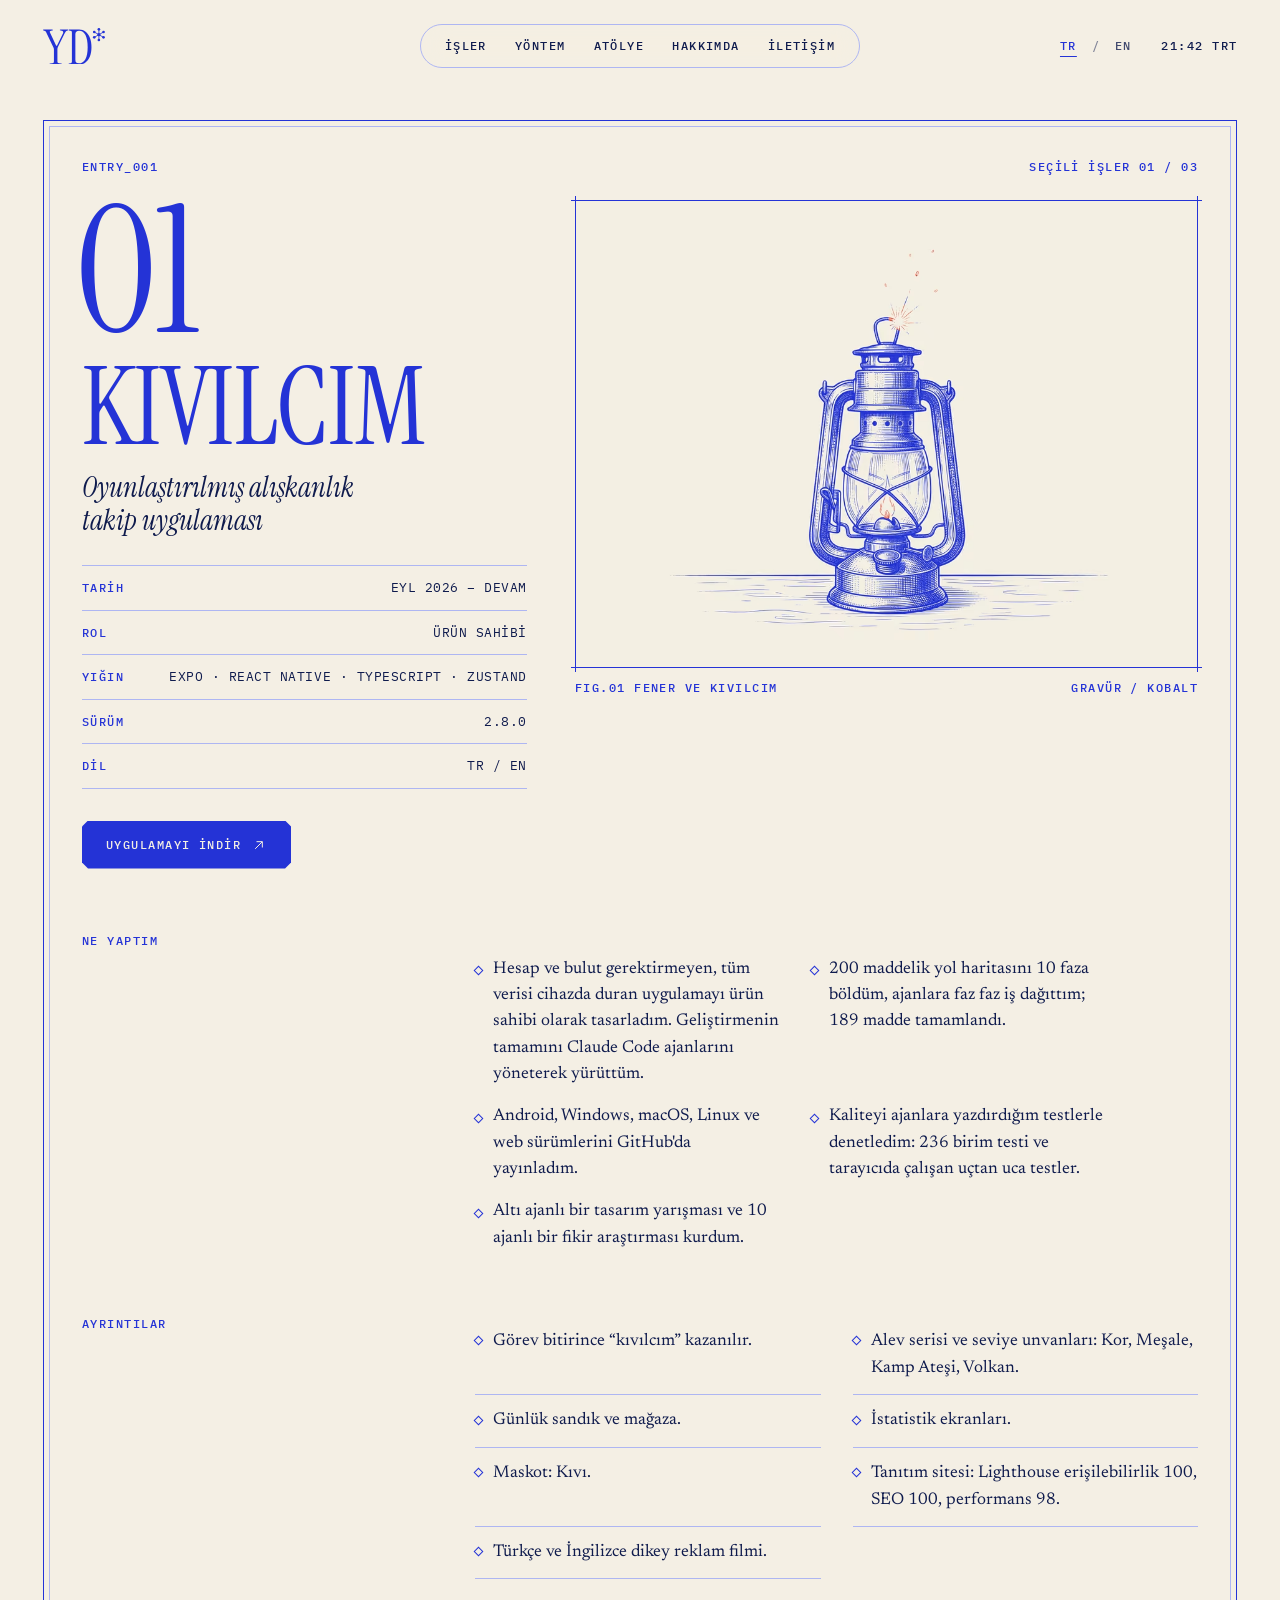
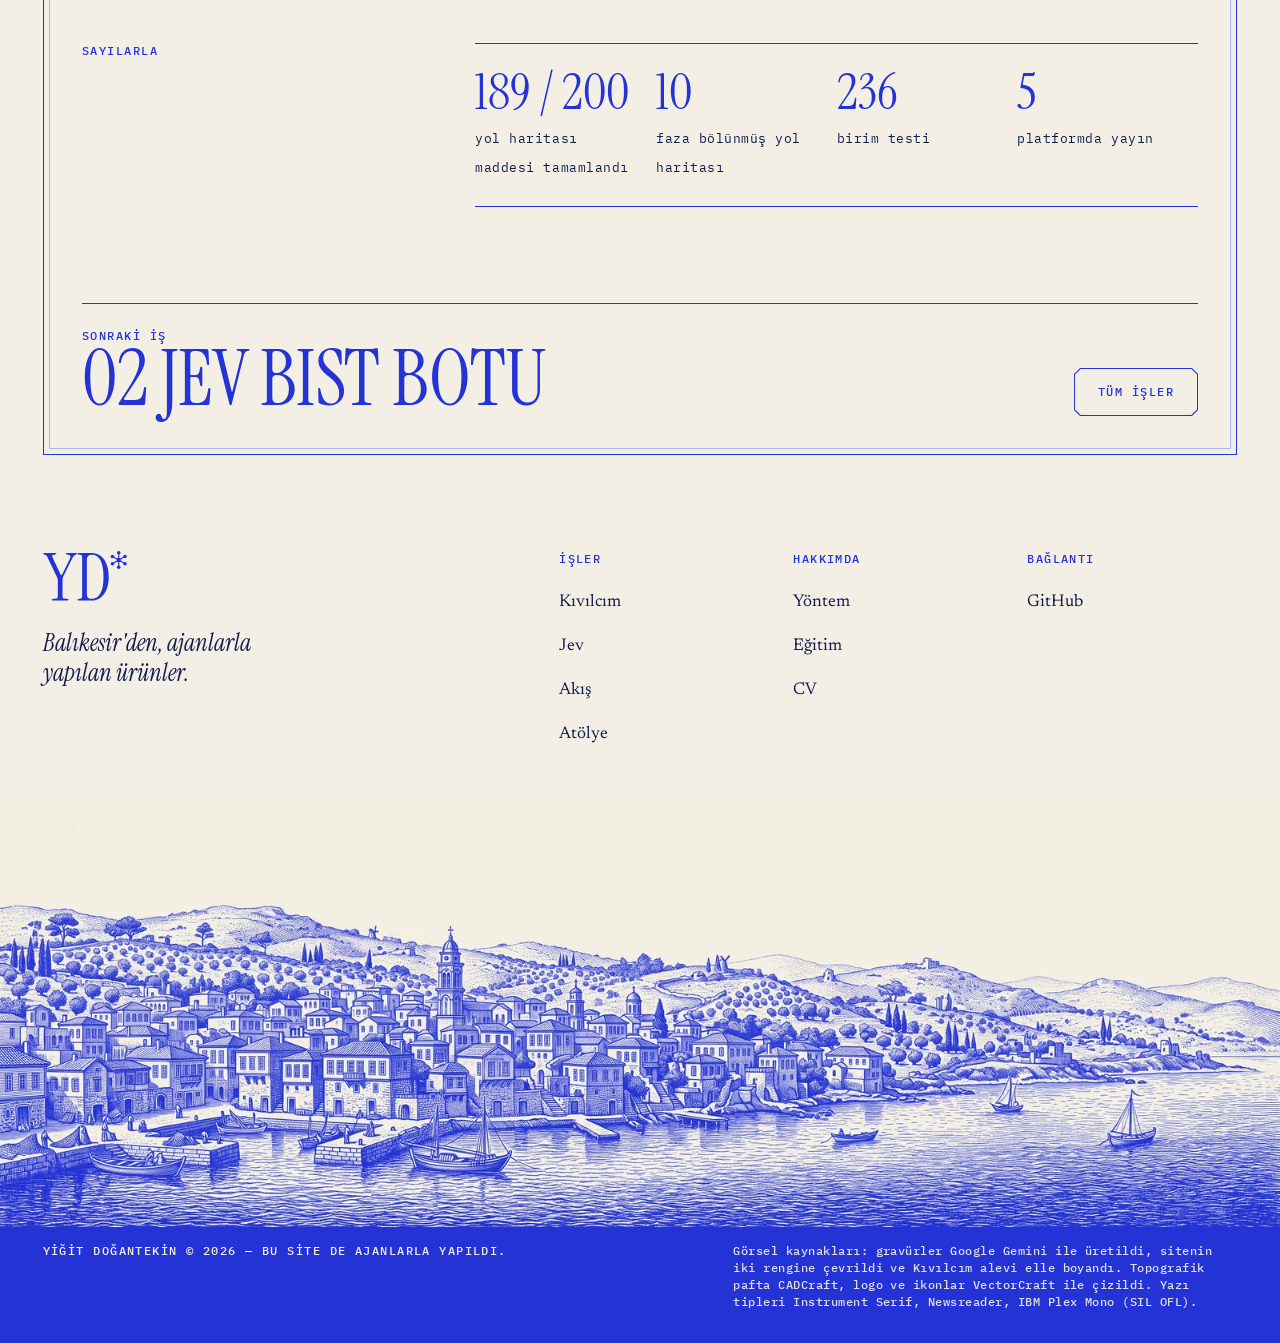
<file: isler/kivilcim/index.html>
<!doctype html>
<html lang="tr" data-sayfa="kivilcim" data-tr="/isler/kivilcim/" data-en="/en/work/kivilcim/">
<head>
<meta charset="utf-8">
<meta name="viewport" content="width=device-width, initial-scale=1">
<title>Kıvılcım — Yiğit Doğantekin</title>
<meta name="description" content="Oyunlaştırılmış alışkanlık takip uygulaması: 200 maddelik yol haritası, 189 madde, 236 birim testi, beş platformda GitHub yayını. Ajanları yöneterek geliştirildi.">
<link rel="canonical" href="https://yigit2015.github.io/isler/kivilcim/">
<link rel="alternate" hreflang="tr" href="https://yigit2015.github.io/isler/kivilcim/">
<link rel="alternate" hreflang="en" href="https://yigit2015.github.io/en/work/kivilcim/">
<link rel="alternate" hreflang="x-default" href="https://yigit2015.github.io/isler/kivilcim/">
<meta property="og:type" content="article">
<meta property="og:site_name" content="Yiğit Doğantekin">
<meta property="og:title" content="Kıvılcım — Yiğit Doğantekin">
<meta property="og:description" content="Oyunlaştırılmış alışkanlık takip uygulaması: 200 maddelik yol haritası, 189 madde, 236 birim testi, beş platformda GitHub yayını. Ajanları yöneterek geliştirildi.">
<meta property="og:url" content="https://yigit2015.github.io/isler/kivilcim/">
<meta property="og:image" content="https://yigit2015.github.io/assets/img/og-tr.jpg">
<meta property="og:image:width" content="1200">
<meta property="og:image:height" content="630">
<meta property="og:image:alt" content="Bakır baskı gravür: Kaz Dağları&#x27;nın eteğinde bir tepede arkadan görülen bir kâşif, sağ elini kaldırmış, sakin Edremit Körfezi&#x27;ne bakıyor.">
<meta property="og:locale" content="tr_TR">
<meta property="og:locale:alternate" content="en_US">
<meta name="twitter:card" content="summary_large_image">
<meta name="theme-color" content="#F4EFE4">
<meta name="color-scheme" content="light">
<link rel="icon" href="/favicon.svg" type="image/svg+xml">
<link rel="icon" href="/favicon-32.png" sizes="32x32" type="image/png">
<link rel="apple-touch-icon" href="/apple-touch-icon.png">
<link rel="manifest" href="/site.webmanifest">
<link rel="preload" href="/assets/fonts/InstrumentSerif-Regular.woff2" as="font" type="font/woff2" crossorigin>
<link rel="preload" href="/assets/fonts/IBMPlexMono-Medium.woff2" as="font" type="font/woff2" crossorigin>
<link rel="preload" as="image" type="image/avif" imagesrcset="/assets/img/kivilcim-kapak-1000.avif 1000w, /assets/img/kivilcim-kapak-1600.avif 1600w" imagesizes="(min-width: 1101px) 56vw, 92vw">
<link rel="stylesheet" href="/assets/css/tokens.css">
<link rel="stylesheet" href="/assets/css/site.css">
<script>document.documentElement.classList.add(matchMedia('(prefers-reduced-motion: reduce)').matches?'az-hareket':'js');</script>
</head>
<body>
<a class="atla" href="#icerik" data-i18n="skip">İçeriğe geç</a>
<header class="ust" id="ust">
<a class="logo" href="/" data-i18n-href="home" aria-label="Yiğit Doğantekin, ana sayfa" data-i18n-attr="aria-label:logo.label"><svg aria-hidden="true" focusable="false" class="ikon " xmlns="http://www.w3.org/2000/svg" width="127" height="75" viewBox="0 0 127 75"><path d="M114.5 13.68 L114.5 2.71 M114.5 13.68 L124 8.2 M114.5 13.68 L124 19.16 M114.5 13.68 L114.5 24.64 M114.5 13.68 L105 19.16 M114.5 13.68 L105 8.2" fill="none" stroke="currentColor" stroke-width="1.7" /><circle cx="114.5" cy="13.68" r="3.34" fill="currentColor" /><circle cx="114.5" cy="2.71" r="2.71" fill="currentColor" /><circle cx="124" cy="8.2" r="2.71" fill="currentColor" /><circle cx="124" cy="19.16" r="2.71" fill="currentColor" /><circle cx="114.5" cy="24.64" r="2.71" fill="currentColor" /><circle cx="105" cy="19.16" r="2.71" fill="currentColor" /><circle cx="105" cy="8.2" r="2.71" fill="currentColor" /><path d="M14.7 75 C13.7 75 13.2 74.63 13.2 73.9 C13.2 73.17 13.63 72.77 14.5 72.7 L19 72 C20.33 71.8 21.23 71.45 21.7 70.95 C22.17 70.45 22.4 69.5 22.4 68.1 L22.4 44.5 C22.4 43.03 22.07 41.6 21.4 40.2 L6.7 9.4 C6.23 8.27 5.7 7.4 5.1 6.8 C4.5 6.2 3.63 5.77 2.5 5.5 L1.6 5.3 C0.67 5.1 0.2 4.67 0.2 4 C0.2 3.33 0.7 3 1.7 3 L18.8 3 C19.73 3 20.2 3.37 20.2 4.1 C20.2 4.83 19.63 5.23 18.5 5.3 L16.6 5.5 C15.47 5.57 14.67 5.93 14.2 6.6 C13.73 7.27 13.83 8.3 14.5 9.7 L26.8 35.9 C27.07 36.37 27.4 36.6 27.8 36.6 C28.2 36.6 28.53 36.37 28.8 35.9 L40.6 11.8 C41.47 10.07 41.68 8.65 41.25 7.55 C40.82 6.45 39.83 5.8 38.3 5.6 L36.1 5.3 C34.97 5.1 34.4 4.7 34.4 4.1 C34.4 3.37 34.87 3 35.8 3 L50 3 C51 3 51.5 3.33 51.5 4 C51.5 4.67 51.03 5.1 50.1 5.3 L49.1 5.5 C48.17 5.7 47.35 6.27 46.65 7.2 C45.95 8.13 45.03 9.7 43.9 11.9 L30.8 38.2 C30.33 39.13 30 40.02 29.8 40.85 C29.6 41.68 29.5 42.63 29.5 43.7 L29.5 68.1 C29.5 69.5 29.75 70.45 30.25 70.95 C30.75 71.45 31.63 71.8 32.9 72 L37.4 72.7 C38.27 72.77 38.7 73.17 38.7 73.9 C38.7 74.63 38.2 75 37.2 75 Z" fill="currentColor" /><path d="M53.7 75 C52.7 75 52.2 74.63 52.2 73.9 C52.2 73.3 52.63 72.9 53.5 72.7 L55.8 72.3 C58.07 71.9 59.2 70.6 59.2 68.4 L59.2 9.6 C59.2 8.2 58.98 7.27 58.55 6.8 C58.12 6.33 57.2 5.97 55.8 5.7 L53.5 5.3 C52.63 5.1 52.2 4.7 52.2 4.1 C52.2 3.37 52.7 3 53.7 3 L73.9 3 C79.1 3 83.6 4.52 87.4 7.55 C91.2 10.58 94.13 14.83 96.2 20.3 C98.27 25.77 99.3 32.1 99.3 39.3 C99.3 46.57 98.22 52.87 96.05 58.2 C93.88 63.53 90.83 67.67 86.9 70.6 C82.97 73.53 78.3 75 72.9 75 Z M73.3 72.4 C79.23 72.4 83.75 69.57 86.85 63.9 C89.95 58.23 91.5 50.03 91.5 39.3 C91.5 28.63 90.02 20.35 87.05 14.45 C84.08 8.55 79.7 5.6 73.9 5.6 C68.83 5.6 66.3 8.03 66.3 12.9 L66.3 65.1 C66.3 67.77 66.85 69.65 67.95 70.75 C69.05 71.85 70.83 72.4 73.3 72.4 Z" fill="currentColor" /></svg></a>
<nav aria-label="Ana menü" data-i18n-attr="aria-label:nav.label"><ul class="hap"><li><a href="/#isler" data-i18n-href="home#isler" data-hedef="isler" data-i18n="nav.isler">İşler</a></li><li><a href="/#yontem" data-i18n-href="home#yontem" data-hedef="yontem" data-i18n="nav.yontem">Yöntem</a></li><li><a href="/#atolye" data-i18n-href="home#atolye" data-hedef="atolye" data-i18n="nav.atolye">Atölye</a></li><li><a href="/#hakkimda" data-i18n-href="home#hakkimda" data-hedef="hakkimda" data-i18n="nav.hakkimda">Hakkımda</a></li><li><a href="/#iletisim" data-i18n-href="home#iletisim" data-hedef="iletisim" data-i18n="nav.iletisim">İletişim</a></li></ul></nav>
<div class="ust-sag"><div class="dil" role="group" aria-label="Dil" data-i18n-attr="aria-label:dil.label"><button type="button" data-dil="tr" lang="tr" aria-pressed="true">TR<span class="sr-only">, Türkçe</span></button><span class="ayrac" aria-hidden="true">/</span><button type="button" data-dil="en" lang="en" aria-pressed="false">EN<span class="sr-only">, English</span></button></div><time class="ust-saat mono" data-saat="kisa" aria-label="Balıkesir&#x27;de yerel saat" data-i18n-attr="aria-label:saat.label">--:-- TRT</time>
<button type="button" class="menu-ac" aria-haspopup="dialog" aria-controls="mobil-menu" aria-expanded="false" data-i18n="menu.ac">Menü</button></div>
</header>
<dialog class="mobil-menu ters" id="mobil-menu" aria-label="Ana menü" data-i18n-attr="aria-label:nav.label">
<div class="menu-ust"><span class="mono">YD / 39°38′54″N 27°52′57″E</span><button type="button" class="menu-kapat" data-kapat data-i18n="menu.kapat">Kapat</button></div>
<nav><a href="/#isler" data-i18n-href="home#isler" data-kapat><span aria-hidden="true">01</span><span data-i18n="nav.isler">İşler</span></a><a href="/#yontem" data-i18n-href="home#yontem" data-kapat><span aria-hidden="true">02</span><span data-i18n="nav.yontem">Yöntem</span></a><a href="/#atolye" data-i18n-href="home#atolye" data-kapat><span aria-hidden="true">03</span><span data-i18n="nav.atolye">Atölye</span></a><a href="/#hakkimda" data-i18n-href="home#hakkimda" data-kapat><span aria-hidden="true">04</span><span data-i18n="nav.hakkimda">Hakkımda</span></a><a href="/#iletisim" data-i18n-href="home#iletisim" data-kapat><span aria-hidden="true">05</span><span data-i18n="nav.iletisim">İletişim</span></a></nav>

</dialog>
<main id="icerik" class="vaka-sayfa kap">
<article class="levha" aria-labelledby="vaka-baslik">
<div class="levha-ust mono"><span>ENTRY_001</span><span><span data-i18n="vaka.sira">SEÇİLİ İŞLER</span>  01 / 03</span></div>
<div class="vaka-bas">
<div class="vaka-sol">
<p class="numara gosterim" aria-hidden="true">01</p>
<h1 class="gosterim" id="vaka-baslik" data-i18n="kv.ad">KIVILCIM</h1>
<p class="alt-baslik" data-i18n="kv.alt">Oyunlaştırılmış alışkanlık takip uygulaması</p>
<dl class="meta mono-metin"><div><dt class="mono" data-i18n="m.tarih">TARİH</dt><dd data-i18n="kv.tarih">EYL 2026 – DEVAM</dd></div><div><dt class="mono" data-i18n="m.rol">ROL</dt><dd data-i18n="kv.rol">ÜRÜN SAHİBİ</dd></div><div><dt class="mono" data-i18n="m.yigin">YIĞIN</dt><dd>EXPO · REACT NATIVE · TYPESCRIPT · ZUSTAND</dd></div><div><dt class="mono" data-i18n="m.surum">SÜRÜM</dt><dd>2.8.0</dd></div><div><dt class="mono" data-i18n="m.dil">DİL</dt><dd>TR / EN</dd></div></dl>
<div class="dugmeler"><a class="dugme dolu" href="https://yigit2015.github.io/kivilcim-indir/" target="_blank" rel="noopener"><span data-i18n="vaka.indir">Uygulamayı indir</span><span class="sr-only" data-i18n="yeni.sekme">(yeni sekmede açılır)</span><svg aria-hidden="true" focusable="false" class="ikon " xmlns="http://www.w3.org/2000/svg" width="24" height="24" viewBox="0 0 24 24"><path d="M6.75 17.25 L16.25 7.75 M9 7 L17 7 L17 15" fill="none" stroke="currentColor" stroke-width="1.5" stroke-linecap="square" /></svg></a></div>
</div>
<figure class="fig"><div class="fig-cerceve" data-dither><span class="kose k1" aria-hidden="true"></span><span class="kose k2" aria-hidden="true"></span><span class="kose k3" aria-hidden="true"></span><span class="kose k4" aria-hidden="true"></span><picture><source type="image/avif" srcset="/assets/img/kivilcim-kapak-1000.avif 1000w, /assets/img/kivilcim-kapak-1600.avif 1600w" sizes="(min-width: 1101px) 56vw, 92vw"><source type="image/webp" srcset="/assets/img/kivilcim-kapak-1000.webp 1000w, /assets/img/kivilcim-kapak-1600.webp 1600w" sizes="(min-width: 1101px) 56vw, 92vw"><img src="/assets/img/kivilcim-kapak-1600.webp" width="1600" height="1195" fetchpriority="high" decoding="async" alt="Bakır baskı gravür: masada eski bir gaz feneri; içindeki küçük alev ve tepesinden yükselen kıvılcım turuncu boyalı." data-i18n-attr="alt:kv.gorsel"></picture></div><figcaption class="mono"><span data-i18n="kv.fig">FIG.01  FENER VE KIVILCIM</span><span data-i18n="vaka.gravur">GRAVÜR / KOBALT</span></figcaption></figure>
</div>
<section class="vaka-blok" aria-labelledby="b-ne"><h2 class="mono" id="b-ne" data-i18n="v.ne">Ne yaptım</h2><div class="icerik"><ul class="vaka-metin"><li data-i18n="kv.m1">Hesap ve bulut gerektirmeyen, tüm verisi cihazda duran uygulamayı ürün sahibi olarak tasarladım. Geliştirmenin tamamını Claude Code ajanlarını yöneterek yürüttüm.</li><li data-i18n="kv.m2">200 maddelik yol haritasını 10 faza böldüm, ajanlara faz faz iş dağıttım; 189 madde tamamlandı.</li><li data-i18n="kv.m3">Android, Windows, macOS, Linux ve web sürümlerini GitHub'da yayınladım.</li><li data-i18n="kv.m4">Kaliteyi ajanlara yazdırdığım testlerle denetledim: 236 birim testi ve tarayıcıda çalışan uçtan uca testler.</li><li data-i18n="kv.m5">Altı ajanlı bir tasarım yarışması ve 10 ajanlı bir fikir araştırması kurdum.</li></ul></div></section>
<section class="vaka-blok" aria-labelledby="b-ayrinti"><h2 class="mono" id="b-ayrinti" data-i18n="v.ayrinti">Ayrıntılar</h2><div class="icerik genis"><ul class="ozellikler"><li data-i18n="kv.d1">Görev bitirince “kıvılcım” kazanılır.</li><li data-i18n="kv.d2">Alev serisi ve seviye unvanları: Kor, Meşale, Kamp Ateşi, Volkan.</li><li data-i18n="kv.d3">Günlük sandık ve mağaza.</li><li data-i18n="kv.d4">İstatistik ekranları.</li><li data-i18n="kv.d5">Maskot: Kıvı.</li><li data-i18n="kv.d6">Tanıtım sitesi: Lighthouse erişilebilirlik 100, SEO 100, performans 98.</li><li data-i18n="kv.d7">Türkçe ve İngilizce dikey reklam filmi.</li></ul></div></section>
<section class="vaka-blok" aria-labelledby="b-say"><h2 class="mono" id="b-say" data-i18n="v.sayilar">Sayılarla</h2><div class="vaka-sayilar"><div><strong>189 / 200</strong><span class="mono-metin" data-i18n="kv.s1">yol haritası maddesi tamamlandı</span></div><div><strong>10</strong><span class="mono-metin" data-i18n="kv.s2">faza bölünmüş yol haritası</span></div><div><strong>236</strong><span class="mono-metin" data-i18n="kv.s3">birim testi</span></div><div><strong>5</strong><span class="mono-metin" data-i18n="kv.s4">platformda yayın</span></div></div></section>
<nav class="sonraki" aria-label="SONRAKİ İŞ" data-i18n-attr="aria-label:v.sonraki">
<div><p class="mono anahtar" data-i18n="v.sonraki">SONRAKİ İŞ</p>
<a class="gosterim" href="/isler/jev/" data-i18n-href="jev"><span aria-hidden="true">02 </span><span data-i18n="jv.ad">JEV BIST BOTU</span></a></div>
<a class="dugme cerceve" href="/#isler" data-i18n-href="home#isler" data-i18n="v.tum">Tüm işler</a>
</nav>
</article>
</main>
<footer class="alt">
<div class="kap alt-ust">
<div><a class="logo" href="/" data-i18n-href="home" aria-label="Yiğit Doğantekin, ana sayfa" data-i18n-attr="aria-label:logo.label"><svg aria-hidden="true" focusable="false" class="ikon " xmlns="http://www.w3.org/2000/svg" width="127" height="75" viewBox="0 0 127 75"><path d="M114.5 13.68 L114.5 2.71 M114.5 13.68 L124 8.2 M114.5 13.68 L124 19.16 M114.5 13.68 L114.5 24.64 M114.5 13.68 L105 19.16 M114.5 13.68 L105 8.2" fill="none" stroke="currentColor" stroke-width="1.7" /><circle cx="114.5" cy="13.68" r="3.34" fill="currentColor" /><circle cx="114.5" cy="2.71" r="2.71" fill="currentColor" /><circle cx="124" cy="8.2" r="2.71" fill="currentColor" /><circle cx="124" cy="19.16" r="2.71" fill="currentColor" /><circle cx="114.5" cy="24.64" r="2.71" fill="currentColor" /><circle cx="105" cy="19.16" r="2.71" fill="currentColor" /><circle cx="105" cy="8.2" r="2.71" fill="currentColor" /><path d="M14.7 75 C13.7 75 13.2 74.63 13.2 73.9 C13.2 73.17 13.63 72.77 14.5 72.7 L19 72 C20.33 71.8 21.23 71.45 21.7 70.95 C22.17 70.45 22.4 69.5 22.4 68.1 L22.4 44.5 C22.4 43.03 22.07 41.6 21.4 40.2 L6.7 9.4 C6.23 8.27 5.7 7.4 5.1 6.8 C4.5 6.2 3.63 5.77 2.5 5.5 L1.6 5.3 C0.67 5.1 0.2 4.67 0.2 4 C0.2 3.33 0.7 3 1.7 3 L18.8 3 C19.73 3 20.2 3.37 20.2 4.1 C20.2 4.83 19.63 5.23 18.5 5.3 L16.6 5.5 C15.47 5.57 14.67 5.93 14.2 6.6 C13.73 7.27 13.83 8.3 14.5 9.7 L26.8 35.9 C27.07 36.37 27.4 36.6 27.8 36.6 C28.2 36.6 28.53 36.37 28.8 35.9 L40.6 11.8 C41.47 10.07 41.68 8.65 41.25 7.55 C40.82 6.45 39.83 5.8 38.3 5.6 L36.1 5.3 C34.97 5.1 34.4 4.7 34.4 4.1 C34.4 3.37 34.87 3 35.8 3 L50 3 C51 3 51.5 3.33 51.5 4 C51.5 4.67 51.03 5.1 50.1 5.3 L49.1 5.5 C48.17 5.7 47.35 6.27 46.65 7.2 C45.95 8.13 45.03 9.7 43.9 11.9 L30.8 38.2 C30.33 39.13 30 40.02 29.8 40.85 C29.6 41.68 29.5 42.63 29.5 43.7 L29.5 68.1 C29.5 69.5 29.75 70.45 30.25 70.95 C30.75 71.45 31.63 71.8 32.9 72 L37.4 72.7 C38.27 72.77 38.7 73.17 38.7 73.9 C38.7 74.63 38.2 75 37.2 75 Z" fill="currentColor" /><path d="M53.7 75 C52.7 75 52.2 74.63 52.2 73.9 C52.2 73.3 52.63 72.9 53.5 72.7 L55.8 72.3 C58.07 71.9 59.2 70.6 59.2 68.4 L59.2 9.6 C59.2 8.2 58.98 7.27 58.55 6.8 C58.12 6.33 57.2 5.97 55.8 5.7 L53.5 5.3 C52.63 5.1 52.2 4.7 52.2 4.1 C52.2 3.37 52.7 3 53.7 3 L73.9 3 C79.1 3 83.6 4.52 87.4 7.55 C91.2 10.58 94.13 14.83 96.2 20.3 C98.27 25.77 99.3 32.1 99.3 39.3 C99.3 46.57 98.22 52.87 96.05 58.2 C93.88 63.53 90.83 67.67 86.9 70.6 C82.97 73.53 78.3 75 72.9 75 Z M73.3 72.4 C79.23 72.4 83.75 69.57 86.85 63.9 C89.95 58.23 91.5 50.03 91.5 39.3 C91.5 28.63 90.02 20.35 87.05 14.45 C84.08 8.55 79.7 5.6 73.9 5.6 C68.83 5.6 66.3 8.03 66.3 12.9 L66.3 65.1 C66.3 67.77 66.85 69.65 67.95 70.75 C69.05 71.85 70.83 72.4 73.3 72.4 Z" fill="currentColor" /></svg></a>
<p class="cumle" data-i18n="ft.cumle">Balıkesir'den, ajanlarla yapılan ürünler.</p></div>
<nav class="alt-sutunlar" aria-label="Alt menü" data-i18n-attr="aria-label:ft.nav">
<div><p class="mono baslik" id="ft-isler" data-i18n="ft.isler">İŞLER</p><ul aria-labelledby="ft-isler">
<li><a href="/isler/kivilcim/" data-i18n-href="kivilcim">Kıvılcım</a></li>
<li><a href="/isler/jev/" data-i18n-href="jev">Jev</a></li>
<li><a href="/isler/akis/" data-i18n-href="akis">Akış</a></li>
<li><a href="/#atolye" data-i18n-href="home#atolye" data-i18n="nav.atolye">Atölye</a></li></ul></div>
<div><p class="mono baslik" id="ft-hakkimda" data-i18n="ft.hakkimda">HAKKIMDA</p><ul aria-labelledby="ft-hakkimda">
<li><a href="/#yontem" data-i18n-href="home#yontem" data-i18n="nav.yontem">Yöntem</a></li>
<li><a href="/#egitim" data-i18n-href="home#egitim" data-i18n="ft.egitim">Eğitim</a></li>
<li><a href="/cv/yigit-dogantekin-cv-tr.pdf" data-i18n-href="cv" download data-i18n="ft.cv">CV</a></li></ul></div>
<div><p class="mono baslik" id="ft-baglanti" data-i18n="ft.baglanti">BAĞLANTI</p><ul aria-labelledby="ft-baglanti">

<li><a href="https://github.com/yigit2015" rel="me noopener">GitHub</a></li></ul></div>
</nav></div>
<div class="alt-gorsel"><picture>
<source type="image/avif" srcset="/assets/img/footer-kiyi-1000.avif 1000w, /assets/img/footer-kiyi-1600.avif 1600w, /assets/img/footer-kiyi-2400.avif 2400w" sizes="100vw">
<source type="image/webp" srcset="/assets/img/footer-kiyi-1000.webp 1000w, /assets/img/footer-kiyi-1600.webp 1600w, /assets/img/footer-kiyi-2400.webp 2400w" sizes="100vw">
<img src="/assets/img/footer-kiyi-1600.webp" width="1600" height="529" loading="lazy" decoding="async" alt="Bakır baskı gravür: taş evli, zeytinlikli, küçük limanlı bir Ege kıyı kasabası; önde sakin deniz." data-i18n-attr="alt:ft.gorsel">
</picture></div>
<div class="alt-bant ters"><div class="kap">
<p class="mono" data-i18n="ft.alt">YİĞİT DOĞANTEKİN © 2026 — BU SİTE DE AJANLARLA YAPILDI.</p>
<p class="mono kaynak" data-i18n="ft.kaynak">Görsel kaynakları: gravürler Google Gemini ile üretildi, sitenin iki rengine çevrildi ve Kıvılcım alevi elle boyandı. Topografik pafta CADCraft, logo ve ikonlar VectorCraft ile çizildi. Yazı tipleri Instrument Serif, Newsreader, IBM Plex Mono (SIL OFL).</p>
</div></div>
</footer>
<script type="application/json" id="sozluk">{"t":{"skip":["İçeriğe geç","Skip to content"],"logo.label":["Yiğit Doğantekin, ana sayfa","Yiğit Doğantekin, home"],"nav.label":["Ana menü","Main menu"],"nav.isler":["İşler","Work"],"nav.yontem":["Yöntem","Method"],"nav.atolye":["Atölye","Workshop"],"nav.hakkimda":["Hakkımda","About"],"nav.iletisim":["İletişim","Contact"],"menu.ac":["Menü","Menu"],"menu.kapat":["Kapat","Close"],"dil.label":["Dil","Language"],"saat.label":["Balıkesir'de yerel saat","Local time in Balıkesir"],"hud.koordinat":["KOORDİNAT","COORDINATES"],"hud.konum":["KONUM","LOCATION"],"hud.durum":["DURUM","STATUS"],"hud.durum.v":["YENİ ROLLERE AÇIK","OPEN TO NEW ROLES"],"hud.alan":["ALAN","FIELD"],"hud.alan.v":["YZ OTOMASYONU","AI AUTOMATION"],"hud.arac":["ARAÇ","TOOL"],"hud.imlec":["İMLEÇ","CURSOR"],"hud.saat":["SAAT","TIME"],"hud.saha":["SAHA NOTLARI / ENTRY_000","FIELD NOTES / ENTRY_000"],"hud.kaydir":["KAYDIR","SCROLL"],"hero.unvan":["YAPAY ZEKÂ OTOMASYONU VE PROMPT TASARIMI","AI AUTOMATION AND PROMPT DESIGN"],"hero.cumle":["Fikirleri <em>ajanlarla<\/em> yayınlanmış ürüne çeviriyorum.","I turn ideas into shipped products <em>by directing<\/em> AI agents."],"hero.isler":["İşleri gör","See the work"],"hero.cv":["CV indir","Download CV"],"hero.alt":["Bakır baskı gravür: Kaz Dağları'nın eteğinde bir tepede arkadan görülen bir kâşif, sağ elini kaldırmış, sakin Edremit Körfezi'ne bakıyor.","Copperplate engraving: an explorer seen from behind on a hilltop at the foot of Mount Ida raises his right hand over the calm Gulf of Edremit."],"say.label":["Sayılarla","In numbers"],"say.1":["yol haritası maddesi tamamlandı (Kıvılcım)","roadmap items shipped (Kıvılcım)"],"say.2":["birim testi + tarayıcıda uçtan uca testler","unit tests + browser end-to-end tests"],"say.3":["platformda yayın: Android, Windows, macOS, Linux, web","platforms released: Android, Windows, macOS, Linux, web"],"say.4":["KAP bildirimiyle geriye dönük test (Jev)","KAP disclosures backtested (Jev)"],"isler.baslik":["Seçili işler","Selected work"],"isler.sag":["ÜÇ VAKA, ATLAS DÜZENİ","THREE CASES, ATLAS PLATES"],"m.tarih":["TARİH","DATE"],"m.rol":["ROL","ROLE"],"m.yigin":["YIĞIN","STACK"],"m.surum":["SÜRÜM","VERSION"],"m.dil":["DİL","LANGUAGE"],"m.mod":["MOD","MODE"],"m.bicim":["BİÇİM","FORMAT"],"m.hedef":["HEDEF","GOAL"],"vaka.oku":["Vaka sayfasını oku","Read the case study"],"vaka.indir":["Uygulamayı indir","Download the app"],"vaka.sira":["SEÇİLİ İŞLER","SELECTED WORK"],"vaka.gravur":["GRAVÜR / KOBALT","ENGRAVING / COBALT"],"yeni.sekme":["(yeni sekmede açılır)","(opens in a new tab)"],"kv.ad":["KIVILCIM","KIVILCIM"],"kv.alt":["Oyunlaştırılmış alışkanlık takip uygulaması","Gamified habit tracker"],"kv.tarih":["EYL 2026 – DEVAM","SEP 2026 – ONGOING"],"kv.rol":["ÜRÜN SAHİBİ","PRODUCT OWNER"],"kv.fig":["FIG.01  FENER VE KIVILCIM","FIG.01  LANTERN AND SPARK"],"kv.gorsel":["Bakır baskı gravür: masada eski bir gaz feneri; içindeki küçük alev ve tepesinden yükselen kıvılcım turuncu boyalı.","Copperplate engraving: an old oil lantern on a table; its small flame and the spark rising from its top are hand-coloured orange."],"kv.m1":["Hesap ve bulut gerektirmeyen, tüm verisi cihazda duran uygulamayı ürün sahibi olarak tasarladım. Geliştirmenin tamamını Claude Code ajanlarını yöneterek yürüttüm.","Designed an offline app that needs no account or cloud, as its product owner, and ran all development by directing Claude Code agents."],"kv.m2":["200 maddelik yol haritasını 10 faza böldüm, ajanlara faz faz iş dağıttım; 189 madde tamamlandı.","Split a 200-item roadmap into 10 phases; 189 items completed."],"kv.m3":["Android, Windows, macOS, Linux ve web sürümlerini GitHub'da yayınladım.","Released Android, Windows, macOS, Linux and web versions on GitHub."],"kv.m4":["Kaliteyi ajanlara yazdırdığım testlerle denetledim: 236 birim testi ve tarayıcıda çalışan uçtan uca testler.","Controlled quality with agent-written tests: 236 unit tests plus browser end-to-end tests."],"kv.m5":["Altı ajanlı bir tasarım yarışması ve 10 ajanlı bir fikir araştırması kurdum.","Set up a six-agent design contest and a 10-agent idea research round."],"jv.ad":["JEV BIST BOTU","JEV BIST BOT"],"jv.alt":["Haber yorumlayan sinyal botu","News-reading signal bot"],"jv.tarih":["EKİ 2026","OCT 2026"],"jv.yigin":["PYTHON · TELEGRAM · YEREL PANEL","PYTHON · TELEGRAM · LOCAL DASHBOARD"],"jv.mod":["KÂĞIT (SİMÜLASYON)","PAPER (SIMULATION)"],"jv.fig":["FIG.02  ŞERİT VE GRAFİK","FIG.02  TAPE AND CHART"],"jv.gorsel":["Bakır baskı gravür: cam fanus altında 19. yüzyıldan bir borsa şerit makinesi; çıkan kâğıt şerit kıvrılarak yükselen bir çizgi grafiğe dönüşüyor.","Copperplate engraving: a 19th-century stock ticker under a glass dome; its paper tape curls out and turns into a rising line chart."],"jv.metin":["Borsa İstanbul şirket açıklamalarını (KAP) bir yapay zekâ modeline yorumlatıp al / sat sinyali üreten Python botunu Claude Code ile geliştirdim. Haberi model yorumluyor; alım ve risk kararını kod veriyor. 1.628 KAP bildirimiyle geriye dönük test yaptım. Bot yalnızca kâğıt (simülasyon) modunda denendi, gerçek emir göndermez.","Built, with Claude Code, a Python bot that has an AI model read Borsa Istanbul company disclosures (KAP) and produce buy / sell signals. The model interprets the news; code makes the buy and risk decisions. Backtested on 1,628 KAP disclosures. Tested in paper (simulation) mode only; it sends no real orders."],"ak.ad":["AKIŞ","AKIŞ"],"ak.alt":["Kişisel bütçe uygulaması","Personal budgeting app"],"ak.tarih":["EYL 2026","SEP 2026"],"ak.bicim":["TEK DOSYA WEB UYGULAMASI","SINGLE-FILE WEB APP"],"ak.hedef":["2 DOKUNUŞTA HARCAMA","AN EXPENSE IN 2 TAPS"],"ak.fig":["FIG.03  NEHİR VE PARALAR","FIG.03  RIVER AND COINS"],"ak.gorsel":["Bakır baskı gravür: vadide kıvrılarak akan sakin bir nehir; ön planda akıntıda yuvarlanan eski madeni paralar.","Copperplate engraving: a calm river winding through a valley, with old coins tumbling in the current in the foreground."],"ak.metin":["Harcamayı 2 dokunuşla girmeyi hedefleyen bütçe uygulamasının gereksinimlerini “Sıfır Sürtünme” adlı bir ürün belgesiyle belirledim ve Claude ile tek dosyalık bir web uygulaması olarak geliştirdim.","Defined the requirements for a budgeting app built around entering an expense in 2 taps, in a product spec called “Zero Friction”, and built it with Claude as a single-file web app."],"yt.baslik":["Nasıl çalışıyorum","How I work"],"yt.sag":["YÖNTEM / BEŞ DURAK","METHOD / FIVE STOPS"],"yt.1.b":["Brief","Brief"],"yt.1.m":["İsteği net bir ürün belgesine çeviriyorum (ne, kimin için, neyin “bitti” sayılacağı).","I turn the request into a clear product spec."],"yt.2.b":["Yol haritası","Roadmap"],"yt.2.m":["İşi fazlara ve maddelere bölüyorum (Kıvılcım: 200 madde, 10 faz).","I split the work into phases and items."],"yt.3.b":["Ajanlara dağıtım","Agents"],"yt.3.m":["Her fazı ajanlara paylaştırıyor, paralel çalıştırıyorum; tasarım yarışması, fikir araştırması gibi çok ajanlı turlar kuruyorum.","I distribute phases to agents and run them in parallel."],"yt.4.b":["Testle denetim","Tests"],"yt.4.m":["Kaliteyi ajanlara yazdırdığım birim ve uçtan uca testlerle ölçüyorum; doğrulanmayanı “bitti” saymıyorum.","I measure quality with agent-written unit and end-to-end tests; nothing counts as done until verified."],"yt.5.b":["Yayın","Release"],"yt.5.m":["Ürünü gerçek kullanıcıya ulaştırıyorum: GitHub sürümleri, web sitesi, masaüstü kurulum paketi.","I ship to real users."],"yt.araclar":["ARAÇLAR  CLAUDE CODE · SKILL / MCP / HOOK · ÇOKLU AJAN · GEMINI · CHATGPT · OBSIDIAN","TOOLS  CLAUDE CODE · SKILL / MCP / HOOK · MULTI-AGENT · GEMINI · CHATGPT · OBSIDIAN"],"yt.durak":["DURAK","STOP"],"at.baslik":["Atölye","Workshop"],"at.sag":["DİĞER İŞLER / DİZİN","OTHER WORK / INDEX"],"at.caption":["Atölye dizini: diğer işler","Workshop index: other work"],"at.no":["NO","NO"],"at.ad":["AD","NAME"],"at.ne":["NE","WHAT"],"at.yil":["YIL","YEAR"],"at.durum":["DURUM","STATUS"],"d.yapim":["Yapım sürüyor","In progress"],"d.gizli":["Kod gizli","Private code"],"d.calisiyor":["Çalışıyor","Running"],"d.teslim":["Teslim edildi","Delivered"],"d.bitti":["Bitti","Done"],"a4.ad":["Beyin (<span lang=\"en\">Windows<\/span>)","<span lang=\"tr\">Beyin<\/span> (Windows)"],"a4.ne":["Obsidian kasasını canlı bir ağ, dönen bir küre ve günlük özet olarak gösteren çevrimdışı Windows uygulaması (.NET, WPF); Mac sürümünün Windows eşi.","Offline Windows app that shows an Obsidian vault as a live network, a rotating globe and a daily summary (.NET, WPF); Windows twin of the Mac app."],"a5.ad":["AI Odası","AI Room"],"a5.ne":["Birden fazla yapay zekânın aynı odada grup sohbeti yaptığı, canlı ekip görünümlü, hakemli çok ajanlı çalışma alanı; yapay zekâ başına token takibi.","Multi-agent workspace where several AIs talk in one room, with a live team view, a referee and per-AI token tracking."],"a6.ad":["BAVT","BAVT"],"a6.ne":["Nokta matris ve bilimkurgu HUD dilinde iOS bütçe uygulaması (SwiftUI, SwiftData); Mac olmadan GitHub Actions ile derlendi.","iOS budgeting app in a dot-matrix, sci-fi HUD style (SwiftUI, SwiftData), built without a Mac via GitHub Actions."],"a7.ad":["Fiyat Avcısı","Price Hunter"],"a7.ne":["Zincir market, toptancı ve pazaryeri fiyatlarını günde iki kez tarayıp fırsatlara AL / DİKKAT / ALMA kararı veren otonom ajan (11 kaynak).","Autonomous agent that scans chain stores, wholesalers and marketplaces twice a day and labels deals BUY / CAUTION / SKIP (11 sources)."],"a8.ad":["Tuna Market Kasa","Tuna Market Till"],"a8.ne":["Bir marketin Excel'deki gün sonu kasa raporunun yerini alan Windows uygulaması (Electron).","Windows app (Electron) that replaced a shop's end-of-day cash report in Excel."],"a9.ad":["Borsa Haber Ajanı","Market News Agent"],"a9.ne":["Son 24 saatin borsa haberlerini kaynaklı kartlar halinde toplayan Claude Code ajanı ve /borsa komutu.","Claude Code agent and /borsa command that collects the last 24 hours of market news as sourced cards."],"a10.ad":["İkinci Beyin","Second Brain"],"a10.ne":["İki Claude hesabının tüm konuşmalarını otomatik olarak Obsidian'a arşivleyen, hesaplar arası devir notu bırakan kişisel bilgi sistemi (hook'lar).","Personal knowledge system that archives every conversation from two Claude accounts into Obsidian automatically, with hand-off notes between accounts (hooks)."],"k.etiketler":["AL · DİKKAT · ALMA","BUY · CAUTION · SKIP"],"k.kaynak":["11 KAYNAK · GÜNDE 2 TARAMA","11 SOURCES · 2 SCANS A DAY"],"k.fis":["GÜN SONU KASA RAPORU","END-OF-DAY CASH REPORT"],"k.fis2":["EXCEL → ELECTRON","EXCEL → ELECTRON"],"k.hakem":["ÇOK AJANLI · HAKEMLİ","MULTI-AGENT · REFEREED"],"k.bavt":["SWIFTUI · SWIFTDATA · GITHUB ACTIONS","SWIFTUI · SWIFTDATA · GITHUB ACTIONS"],"k.beyin":["İKİ HESAP · OBSIDIAN · HOOK","TWO ACCOUNTS · OBSIDIAN · HOOKS"],"hk.baslik":["Hakkımda","About"],"hk.sag":["SAHA DEFTERİ / BALIKESİR","FIELD BOOK / BALIKESİR"],"hk.metin":["Claude Code ve çoklu ajan iş akışlarıyla fikirleri yayınlanmış ürüne dönüştürüyorum. Kıvılcım uygulamasını ürün sahibi olarak tasarladım, geliştirmenin tamamını yapay zekâ ajanlarını yöneterek yürüttüm ve beş platformda yayınladım. OpenAI araçlarını ilk beta dönemlerinden beri kullanıyorum, son bir yıldır aktif olarak proje geliştiriyorum. Yapay zekâ otomasyonu ve prompt engineering alanında giriş seviyesi bir rol arıyorum.","Entry-level AI automation practitioner who takes products from idea to release with Claude Code and multi-agent workflows. Designed the Kıvılcım habit app as product owner, ran all development by directing AI agents, and released it on five platforms. User of OpenAI tools since the early betas, building projects actively for the past year. Looking for an entry-level role in AI automation or prompt engineering."],"hk.beceriler":["Beceriler","Skills"],"hk.b1":["Claude Code","Claude Code"],"hk.b2":["AI agent ve çoklu ajan yönetimi","AI agent and multi-agent orchestration"],"hk.b3":["Prompt engineering","Prompt engineering"],"hk.b4":["Skill / MCP / hook kurulumu","Skill / MCP / hook setup"],"hk.b5":["ChatGPT (OpenAI), Gemini","ChatGPT (OpenAI), Gemini"],"hk.b6":["Yol haritası ve test takibi","Roadmapping and test tracking"],"hk.egitim":["Eğitim","Education"],"hk.e1":["Manisa Celal Bayar Üniversitesi — Alternatif Enerji Kaynakları Teknolojisi (Ön Lisans), 2024–2026","Manisa Celal Bayar University — Associate Degree, Alternative Energy Resources Technology, 2024–2026"],"hk.e2":["Balıkesir Sınav Koleji — Lise, İngilizce eğitim programı","Balıkesir Sınav College — High School, English language program"],"hk.diller":["Diller","Languages"],"hk.d1":["Türkçe (ana dil)","Turkish (native)"],"hk.d2":["İngilizce (B1, sertifikalı)","English (B1, certified)"],"il.kayit":["ENTRY_007 / İLETİŞİM","ENTRY_007 / CONTACT"],"il.baslik":["Bir fikrin mi var? <em>Birlikte<\/em> yayınlayalım.","Got an idea? Let's ship it <em>together<\/em>."],"il.eposta":["E-POSTA","EMAIL"],"il.kopyala":["Kopyala","Copy"],"il.kopyalandi":["Kopyalandı","Copied"],"il.kopyala.label":["E-posta adresini kopyala","Copy the email address"],"il.github":["GITHUB","GITHUB"],"il.kivilcim":["KIVILCIM","KIVILCIM"],"ft.cumle":["Balıkesir'den, ajanlarla yapılan ürünler.","Products made with agents, from Balıkesir."],"ft.isler":["İŞLER","WORK"],"ft.hakkimda":["HAKKIMDA","ABOUT"],"ft.baglanti":["BAĞLANTI","LINKS"],"ft.egitim":["Eğitim","Education"],"ft.cv":["CV","CV"],"ft.eposta":["E-posta","Email"],"ft.nav":["Alt menü","Footer menu"],"ft.alt":["YİĞİT DOĞANTEKİN © 2026 — BU SİTE DE AJANLARLA YAPILDI.","YİĞİT DOĞANTEKİN © 2026 — THIS SITE WAS MADE WITH AGENTS TOO."],"ft.kaynak":["Görsel kaynakları: gravürler Google Gemini ile üretildi, sitenin iki rengine çevrildi ve Kıvılcım alevi elle boyandı. Topografik pafta CADCraft, logo ve ikonlar VectorCraft ile çizildi. Yazı tipleri Instrument Serif, Newsreader, IBM Plex Mono (SIL OFL).","Image sources: the engravings were generated with Google Gemini, converted to the site's two colours, and the Kıvılcım flame was hand-coloured. The topographic plate was drawn in CADCraft, the logo and icons in VectorCraft. Typefaces: Instrument Serif, Newsreader, IBM Plex Mono (SIL OFL)."],"ft.gorsel":["Bakır baskı gravür: taş evli, zeytinlikli, küçük limanlı bir Ege kıyı kasabası; önde sakin deniz.","Copperplate engraving: an Aegean coastal town with stone houses, olive groves and a small harbour, calm sea in front."],"e.h1":["Bu sayfa haritada yok.","This page isn't on the map."],"e.p":["Ana sayfaya dön ya da manzaranın tadını çıkar.","Head home or enjoy the view."],"e.hata":["Hata 404: ","Error 404: "],"pdf":[" (PDF)"," (PDF)"],"e.ejderha":["BURADA EJDERHALAR VAR","HERE BE DRAGONS"],"e.don":["Ana sayfaya dön","Head home"],"e.gorsel":["Bakır baskı gravür: uzun paltolu küçük bir kâşif, eski bir Ege deniz haritasının yırtık kenarında durup haritanın bittiği boşluğa bakıyor.","Copperplate engraving: a small explorer in a long coat stands at the torn edge of an old Aegean sea chart, looking into the blank where the map ends."],"v.ne":["Ne yaptım","What I did"],"v.ayrinti":["Ayrıntılar","Details"],"v.sayilar":["Sayılarla","In numbers"],"v.ilke":["Tasarım ilkesi","Design principle"],"v.sonraki":["SONRAKİ İŞ","NEXT CASE"],"v.tum":["Tüm işler","All work"],"kv.d1":["Görev bitirince “kıvılcım” kazanılır.","Finishing a task earns a “spark”."],"kv.d2":["Alev serisi ve seviye unvanları: Kor, Meşale, Kamp Ateşi, Volkan.","Flame streaks and level titles: Kor, Meşale, Kamp Ateşi, Volkan (ember, torch, campfire, volcano)."],"kv.d3":["Günlük sandık ve mağaza.","Daily chest and shop."],"kv.d4":["İstatistik ekranları.","Statistics screens."],"kv.d5":["Maskot: Kıvı.","Mascot: Kıvı."],"kv.d6":["Tanıtım sitesi: Lighthouse erişilebilirlik 100, SEO 100, performans 98.","Landing site: Lighthouse accessibility 100, SEO 100, performance 98."],"kv.d7":["Türkçe ve İngilizce dikey reklam filmi.","Vertical promo film in Turkish and English."],"kv.s1":["yol haritası maddesi tamamlandı","roadmap items completed"],"kv.s2":["faza bölünmüş yol haritası","phases in the roadmap"],"kv.s3":["birim testi","unit tests"],"kv.s4":["platformda yayın","platforms released"],"jv.ilke":["“Model yorumlar, kod karar verir.” Model haberin önemini ve fiyata etkisini puanlar; ne zaman ve ne kadar alınacağını puan formülü, RSI/SMA filtresi ve risk limitleri belirler.","“The model interprets, the code decides.” The model scores how important a disclosure is and its likely price impact; a scoring formula, an RSI/SMA filter and risk limits decide when to buy and how much."],"jv.d1":["Risk limitleri: pozisyon başı %10, günlük zarar limiti %3, toplam düşüş limiti %10.","Risk limits: 10% per position, 3% daily loss limit, 10% total drawdown limit."],"jv.d2":["Sinyaller Telegram'a ve yerel bir panele düşer.","Signals arrive in Telegram and on a local dashboard."],"jv.d3":["1.628 bildirimin model maliyeti yaklaşık 11 sent.","Model cost for the 1,628 disclosures: about 11 cents."],"jv.uyari.b":["YALNIZ KÂĞIT MODU","PAPER MODE ONLY"],"jv.uyari":["Bot yalnızca kâğıt (simülasyon) modunda denendi, gerçek emir göndermez.","Tested in paper (simulation) mode only; it sends no real orders."],"jv.s1":["KAP bildirimiyle geriye dönük test","KAP disclosures backtested"],"jv.s2":["model maliyeti, 1.628 bildirim için","model cost for 1,628 disclosures"],"jv.s3":["pozisyon başı üst sınır","cap per position"],"jv.s4":["günlük zarar limiti","daily loss limit"],"ak.d1":["Kurulum ve hesap yok.","No setup and no account."],"ak.d2":["200'den fazla anahtar kelimeyle otomatik kategori; elle düzeltildikçe öğrenir.","Automatic categories from more than 200 keywords; it learns as you correct it."],"ak.d3":["Kredi kartı ekstre mantığı.","Credit-card statement logic."],"ak.d4":["Maaş günü döngüsü.","Payday cycle."],"ak.d5":["Hedefler.","Goals."],"ak.d6":["Harcama ısı haritası ve 6 aylık trend.","Spending heat map and 6-month trend."],"ak.d7":["Piksel maskot: “Kuruş”.","Pixel mascot: “Kuruş”."],"ak.s1":["dokunuşta harcama girişi","taps to log an expense"],"ak.s2":["anahtar kelimeyle otomatik kategori","keywords for automatic categories"],"ak.s3":["aylık harcama trendi","month spending trend"],"ak.s4":["dosya, kurulum yok","file, no install"],"meta.home.t":["Yiğit Doğantekin — Yapay zekâ otomasyonu ve prompt tasarımı","Yiğit Doğantekin — AI automation and prompt design"],"meta.home.d":["Fikirleri yapay zekâ ajanlarını yöneterek yayınlanmış ürüne çeviriyorum. Kıvılcım, Jev BIST botu, Akış ve atölyedeki diğer işler.","I turn ideas into shipped products by directing AI agents. Kıvılcım, the Jev BIST bot, Akış and other work from the workshop."],"meta.kivilcim.t":["Kıvılcım — Yiğit Doğantekin","Kıvılcım — Yiğit Doğantekin"],"meta.kivilcim.d":["Oyunlaştırılmış alışkanlık takip uygulaması: 200 maddelik yol haritası, 189 madde, 236 birim testi, beş platformda GitHub yayını. Ajanları yöneterek geliştirildi.","Gamified habit tracker: a 200-item roadmap, 189 items shipped, 236 unit tests, released on five platforms via GitHub. Built by directing AI agents."],"meta.jev.t":["Jev BIST botu — Yiğit Doğantekin","Jev BIST bot — Yiğit Doğantekin"],"meta.jev.d":["KAP bildirimlerini bir yapay zekâ modeline yorumlatıp sinyal üreten Python botu. 1.628 bildirimle geriye dönük test; yalnız kâğıt modunda.","A Python bot that has an AI model read KAP disclosures and produce signals. Backtested on 1,628 disclosures; paper mode only."],"meta.akis.t":["Akış — Yiğit Doğantekin","Akış — Yiğit Doğantekin"],"meta.akis.d":["Harcamayı 2 dokunuşta girmeyi hedefleyen tek dosyalık bütçe uygulaması; “Sıfır Sürtünme” ürün belgesiyle tanımlandı.","A single-file budgeting app built around logging an expense in 2 taps, defined in the “Zero Friction” product spec."],"meta.404.t":["Sayfa bulunamadı (404) — Yiğit Doğantekin","Page not found (404) — Yiğit Doğantekin"],"meta.404.d":["Bu sayfa haritada yok.","This page isn't on the map."]},"h":{"home":["/","/en/"],"kivilcim":["/isler/kivilcim/","/en/work/kivilcim/"],"jev":["/isler/jev/","/en/work/jev/"],"akis":["/isler/akis/","/en/work/akis/"],"cv":["/cv/yigit-dogantekin-cv-tr.pdf","/cv/yigit-dogantekin-cv-en.pdf"]}}</script>
<script src="/assets/js/gsap.min.js" defer></script>
<script src="/assets/js/ScrollTrigger.min.js" defer></script>
<script src="/assets/js/site.js" defer></script>
</body></html>
</file>
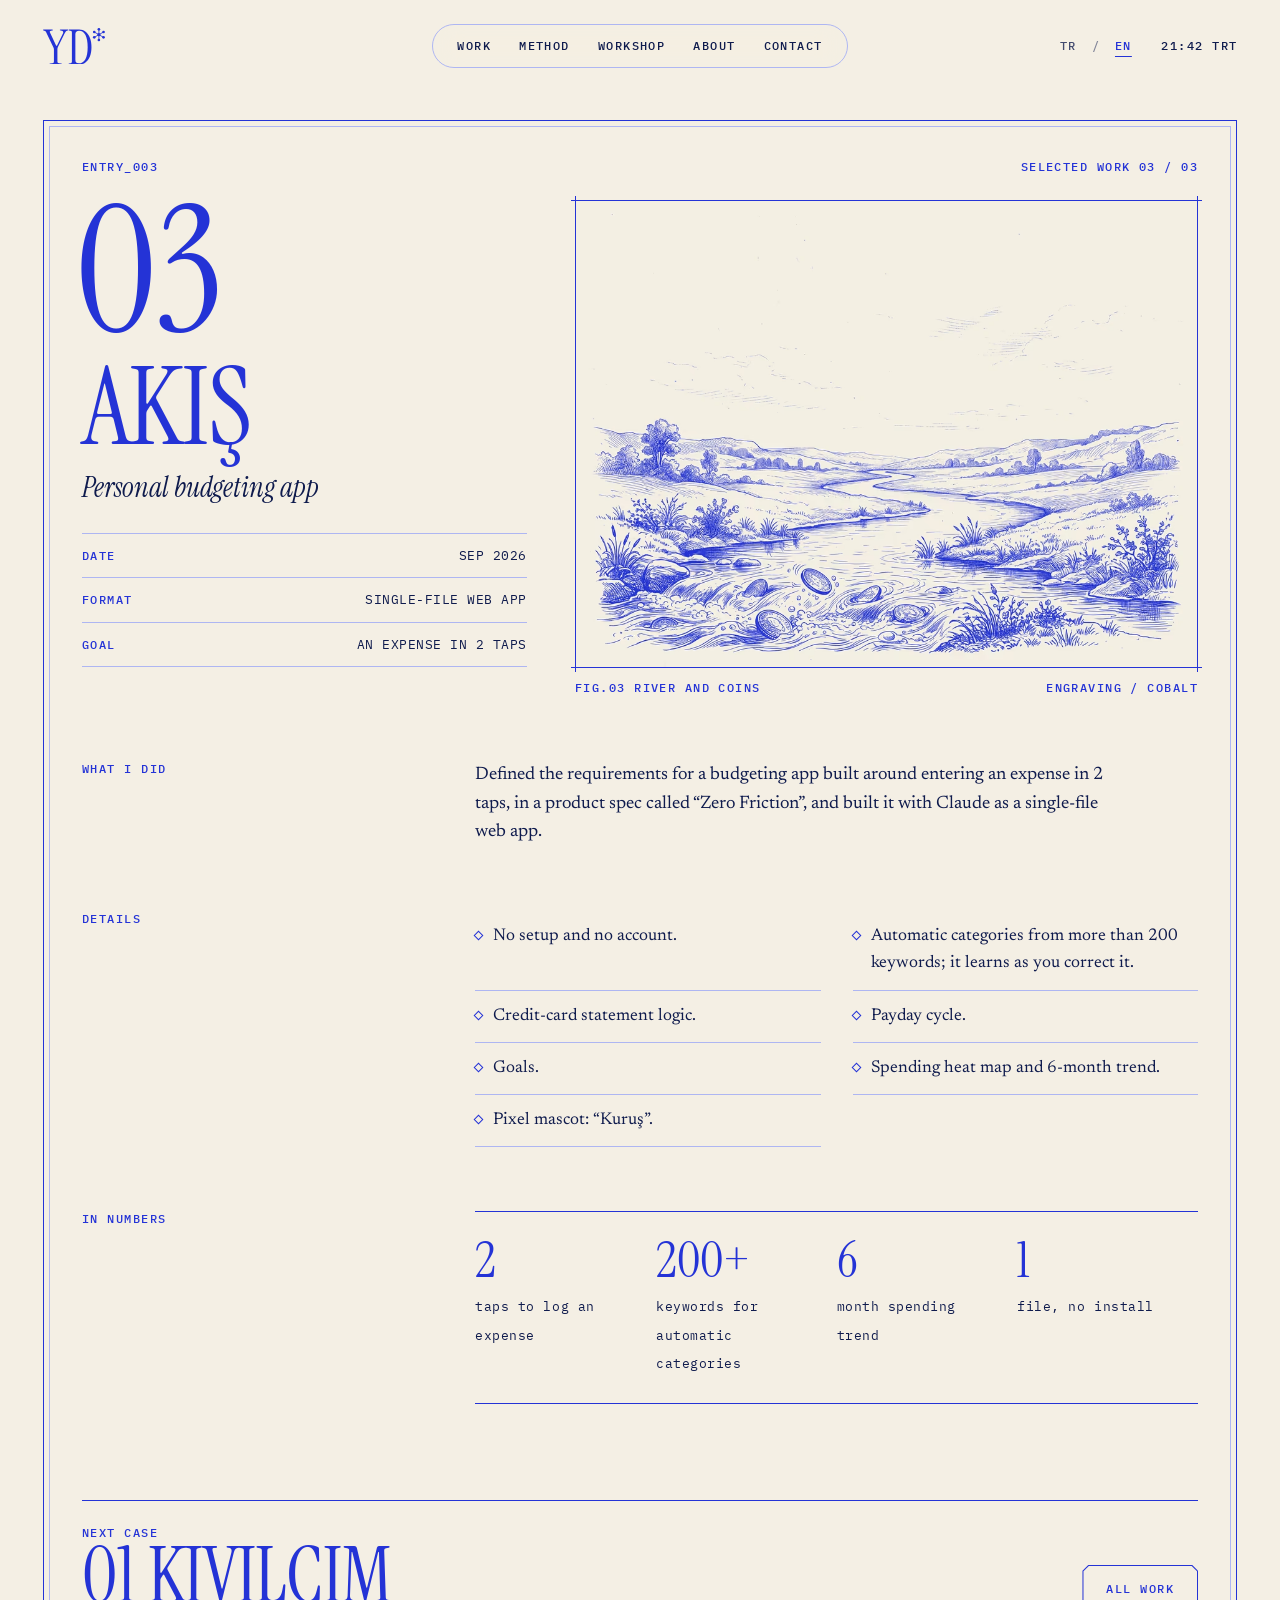
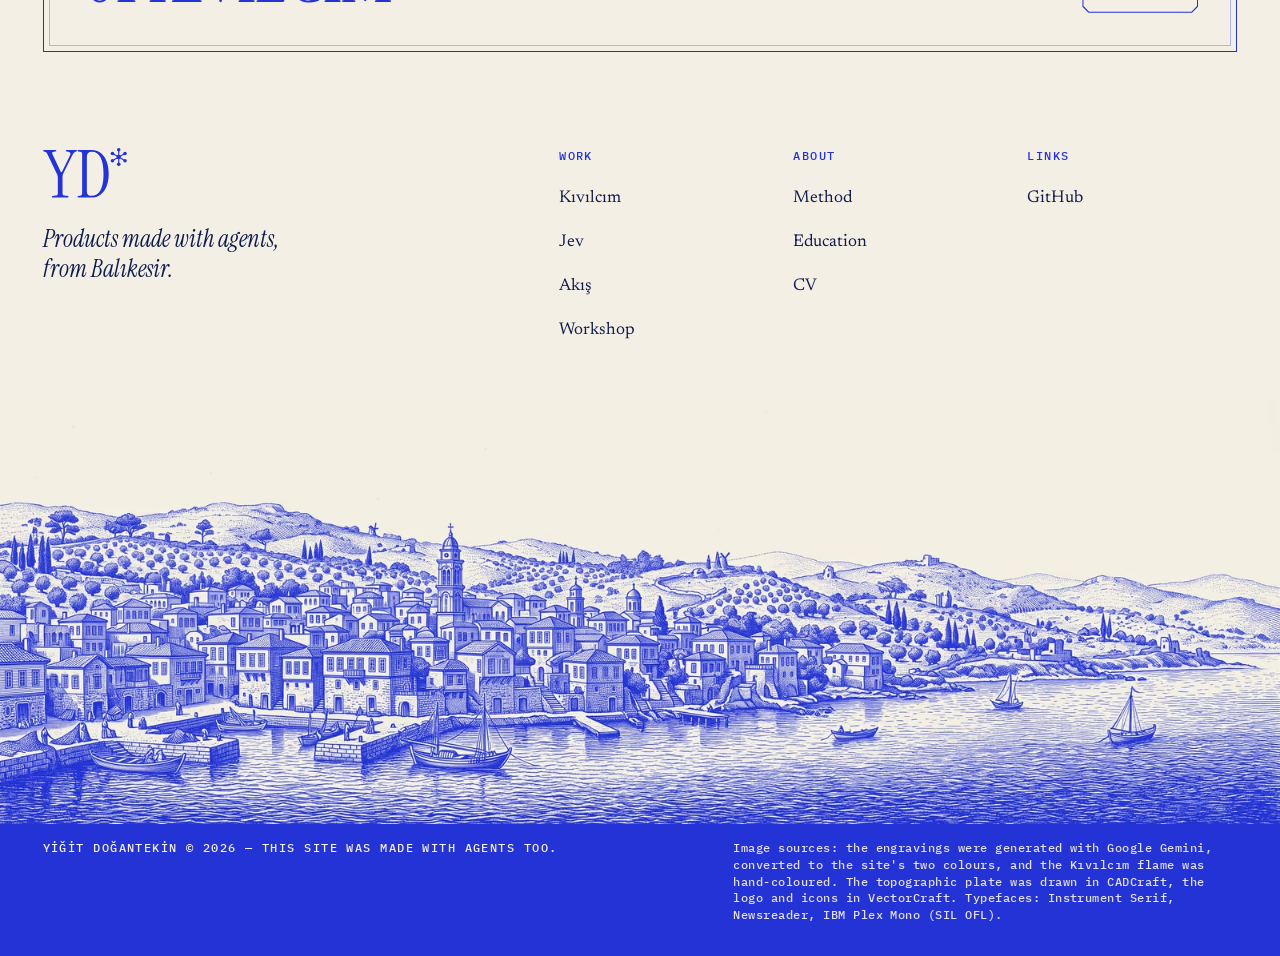
<file: en/work/akis/index.html>
<!doctype html>
<html lang="en" data-sayfa="akis" data-tr="/isler/akis/" data-en="/en/work/akis/">
<head>
<meta charset="utf-8">
<meta name="viewport" content="width=device-width, initial-scale=1">
<title>Akış — Yiğit Doğantekin</title>
<meta name="description" content="A single-file budgeting app built around logging an expense in 2 taps, defined in the “Zero Friction” product spec.">
<link rel="canonical" href="https://yigit2015.github.io/en/work/akis/">
<link rel="alternate" hreflang="tr" href="https://yigit2015.github.io/isler/akis/">
<link rel="alternate" hreflang="en" href="https://yigit2015.github.io/en/work/akis/">
<link rel="alternate" hreflang="x-default" href="https://yigit2015.github.io/isler/akis/">
<meta property="og:type" content="article">
<meta property="og:site_name" content="Yiğit Doğantekin">
<meta property="og:title" content="Akış — Yiğit Doğantekin">
<meta property="og:description" content="A single-file budgeting app built around logging an expense in 2 taps, defined in the “Zero Friction” product spec.">
<meta property="og:url" content="https://yigit2015.github.io/en/work/akis/">
<meta property="og:image" content="https://yigit2015.github.io/assets/img/og-en.jpg">
<meta property="og:image:width" content="1200">
<meta property="og:image:height" content="630">
<meta property="og:image:alt" content="Copperplate engraving: an explorer seen from behind on a hilltop at the foot of Mount Ida raises his right hand over the calm Gulf of Edremit.">
<meta property="og:locale" content="en_US">
<meta property="og:locale:alternate" content="tr_TR">
<meta name="twitter:card" content="summary_large_image">
<meta name="theme-color" content="#F4EFE4">
<meta name="color-scheme" content="light">
<link rel="icon" href="/favicon.svg" type="image/svg+xml">
<link rel="icon" href="/favicon-32.png" sizes="32x32" type="image/png">
<link rel="apple-touch-icon" href="/apple-touch-icon.png">
<link rel="manifest" href="/site.webmanifest">
<link rel="preload" href="/assets/fonts/InstrumentSerif-Regular.woff2" as="font" type="font/woff2" crossorigin>
<link rel="preload" href="/assets/fonts/IBMPlexMono-Medium.woff2" as="font" type="font/woff2" crossorigin>
<link rel="preload" as="image" type="image/avif" imagesrcset="/assets/img/akis-kapak-1000.avif 1000w, /assets/img/akis-kapak-1600.avif 1600w" imagesizes="(min-width: 1101px) 56vw, 92vw">
<link rel="stylesheet" href="/assets/css/tokens.css">
<link rel="stylesheet" href="/assets/css/site.css">
<script>document.documentElement.classList.add(matchMedia('(prefers-reduced-motion: reduce)').matches?'az-hareket':'js');</script>
</head>
<body>
<a class="atla" href="#icerik" data-i18n="skip">Skip to content</a>
<header class="ust" id="ust">
<a class="logo" href="/en/" data-i18n-href="home" aria-label="Yiğit Doğantekin, home" data-i18n-attr="aria-label:logo.label"><svg aria-hidden="true" focusable="false" class="ikon " xmlns="http://www.w3.org/2000/svg" width="127" height="75" viewBox="0 0 127 75"><path d="M114.5 13.68 L114.5 2.71 M114.5 13.68 L124 8.2 M114.5 13.68 L124 19.16 M114.5 13.68 L114.5 24.64 M114.5 13.68 L105 19.16 M114.5 13.68 L105 8.2" fill="none" stroke="currentColor" stroke-width="1.7" /><circle cx="114.5" cy="13.68" r="3.34" fill="currentColor" /><circle cx="114.5" cy="2.71" r="2.71" fill="currentColor" /><circle cx="124" cy="8.2" r="2.71" fill="currentColor" /><circle cx="124" cy="19.16" r="2.71" fill="currentColor" /><circle cx="114.5" cy="24.64" r="2.71" fill="currentColor" /><circle cx="105" cy="19.16" r="2.71" fill="currentColor" /><circle cx="105" cy="8.2" r="2.71" fill="currentColor" /><path d="M14.7 75 C13.7 75 13.2 74.63 13.2 73.9 C13.2 73.17 13.63 72.77 14.5 72.7 L19 72 C20.33 71.8 21.23 71.45 21.7 70.95 C22.17 70.45 22.4 69.5 22.4 68.1 L22.4 44.5 C22.4 43.03 22.07 41.6 21.4 40.2 L6.7 9.4 C6.23 8.27 5.7 7.4 5.1 6.8 C4.5 6.2 3.63 5.77 2.5 5.5 L1.6 5.3 C0.67 5.1 0.2 4.67 0.2 4 C0.2 3.33 0.7 3 1.7 3 L18.8 3 C19.73 3 20.2 3.37 20.2 4.1 C20.2 4.83 19.63 5.23 18.5 5.3 L16.6 5.5 C15.47 5.57 14.67 5.93 14.2 6.6 C13.73 7.27 13.83 8.3 14.5 9.7 L26.8 35.9 C27.07 36.37 27.4 36.6 27.8 36.6 C28.2 36.6 28.53 36.37 28.8 35.9 L40.6 11.8 C41.47 10.07 41.68 8.65 41.25 7.55 C40.82 6.45 39.83 5.8 38.3 5.6 L36.1 5.3 C34.97 5.1 34.4 4.7 34.4 4.1 C34.4 3.37 34.87 3 35.8 3 L50 3 C51 3 51.5 3.33 51.5 4 C51.5 4.67 51.03 5.1 50.1 5.3 L49.1 5.5 C48.17 5.7 47.35 6.27 46.65 7.2 C45.95 8.13 45.03 9.7 43.9 11.9 L30.8 38.2 C30.33 39.13 30 40.02 29.8 40.85 C29.6 41.68 29.5 42.63 29.5 43.7 L29.5 68.1 C29.5 69.5 29.75 70.45 30.25 70.95 C30.75 71.45 31.63 71.8 32.9 72 L37.4 72.7 C38.27 72.77 38.7 73.17 38.7 73.9 C38.7 74.63 38.2 75 37.2 75 Z" fill="currentColor" /><path d="M53.7 75 C52.7 75 52.2 74.63 52.2 73.9 C52.2 73.3 52.63 72.9 53.5 72.7 L55.8 72.3 C58.07 71.9 59.2 70.6 59.2 68.4 L59.2 9.6 C59.2 8.2 58.98 7.27 58.55 6.8 C58.12 6.33 57.2 5.97 55.8 5.7 L53.5 5.3 C52.63 5.1 52.2 4.7 52.2 4.1 C52.2 3.37 52.7 3 53.7 3 L73.9 3 C79.1 3 83.6 4.52 87.4 7.55 C91.2 10.58 94.13 14.83 96.2 20.3 C98.27 25.77 99.3 32.1 99.3 39.3 C99.3 46.57 98.22 52.87 96.05 58.2 C93.88 63.53 90.83 67.67 86.9 70.6 C82.97 73.53 78.3 75 72.9 75 Z M73.3 72.4 C79.23 72.4 83.75 69.57 86.85 63.9 C89.95 58.23 91.5 50.03 91.5 39.3 C91.5 28.63 90.02 20.35 87.05 14.45 C84.08 8.55 79.7 5.6 73.9 5.6 C68.83 5.6 66.3 8.03 66.3 12.9 L66.3 65.1 C66.3 67.77 66.85 69.65 67.95 70.75 C69.05 71.85 70.83 72.4 73.3 72.4 Z" fill="currentColor" /></svg></a>
<nav aria-label="Main menu" data-i18n-attr="aria-label:nav.label"><ul class="hap"><li><a href="/en/#isler" data-i18n-href="home#isler" data-hedef="isler" data-i18n="nav.isler">Work</a></li><li><a href="/en/#yontem" data-i18n-href="home#yontem" data-hedef="yontem" data-i18n="nav.yontem">Method</a></li><li><a href="/en/#atolye" data-i18n-href="home#atolye" data-hedef="atolye" data-i18n="nav.atolye">Workshop</a></li><li><a href="/en/#hakkimda" data-i18n-href="home#hakkimda" data-hedef="hakkimda" data-i18n="nav.hakkimda">About</a></li><li><a href="/en/#iletisim" data-i18n-href="home#iletisim" data-hedef="iletisim" data-i18n="nav.iletisim">Contact</a></li></ul></nav>
<div class="ust-sag"><div class="dil" role="group" aria-label="Language" data-i18n-attr="aria-label:dil.label"><button type="button" data-dil="tr" lang="tr" aria-pressed="false">TR<span class="sr-only">, Türkçe</span></button><span class="ayrac" aria-hidden="true">/</span><button type="button" data-dil="en" lang="en" aria-pressed="true">EN<span class="sr-only">, English</span></button></div><time class="ust-saat mono" data-saat="kisa" aria-label="Local time in Balıkesir" data-i18n-attr="aria-label:saat.label">--:-- TRT</time>
<button type="button" class="menu-ac" aria-haspopup="dialog" aria-controls="mobil-menu" aria-expanded="false" data-i18n="menu.ac">Menu</button></div>
</header>
<dialog class="mobil-menu ters" id="mobil-menu" aria-label="Main menu" data-i18n-attr="aria-label:nav.label">
<div class="menu-ust"><span class="mono">YD / 39°38′54″N 27°52′57″E</span><button type="button" class="menu-kapat" data-kapat data-i18n="menu.kapat">Close</button></div>
<nav><a href="/en/#isler" data-i18n-href="home#isler" data-kapat><span aria-hidden="true">01</span><span data-i18n="nav.isler">Work</span></a><a href="/en/#yontem" data-i18n-href="home#yontem" data-kapat><span aria-hidden="true">02</span><span data-i18n="nav.yontem">Method</span></a><a href="/en/#atolye" data-i18n-href="home#atolye" data-kapat><span aria-hidden="true">03</span><span data-i18n="nav.atolye">Workshop</span></a><a href="/en/#hakkimda" data-i18n-href="home#hakkimda" data-kapat><span aria-hidden="true">04</span><span data-i18n="nav.hakkimda">About</span></a><a href="/en/#iletisim" data-i18n-href="home#iletisim" data-kapat><span aria-hidden="true">05</span><span data-i18n="nav.iletisim">Contact</span></a></nav>

</dialog>
<main id="icerik" class="vaka-sayfa kap">
<article class="levha" aria-labelledby="vaka-baslik">
<div class="levha-ust mono"><span>ENTRY_003</span><span><span data-i18n="vaka.sira">SELECTED WORK</span>  03 / 03</span></div>
<div class="vaka-bas">
<div class="vaka-sol">
<p class="numara gosterim" aria-hidden="true">03</p>
<h1 class="gosterim" id="vaka-baslik" data-i18n="ak.ad">AKIŞ</h1>
<p class="alt-baslik" data-i18n="ak.alt">Personal budgeting app</p>
<dl class="meta mono-metin"><div><dt class="mono" data-i18n="m.tarih">DATE</dt><dd data-i18n="ak.tarih">SEP 2026</dd></div><div><dt class="mono" data-i18n="m.bicim">FORMAT</dt><dd data-i18n="ak.bicim">SINGLE-FILE WEB APP</dd></div><div><dt class="mono" data-i18n="m.hedef">GOAL</dt><dd data-i18n="ak.hedef">AN EXPENSE IN 2 TAPS</dd></div></dl>

</div>
<figure class="fig"><div class="fig-cerceve" data-dither><span class="kose k1" aria-hidden="true"></span><span class="kose k2" aria-hidden="true"></span><span class="kose k3" aria-hidden="true"></span><span class="kose k4" aria-hidden="true"></span><picture><source type="image/avif" srcset="/assets/img/akis-kapak-1000.avif 1000w, /assets/img/akis-kapak-1600.avif 1600w" sizes="(min-width: 1101px) 56vw, 92vw"><source type="image/webp" srcset="/assets/img/akis-kapak-1000.webp 1000w, /assets/img/akis-kapak-1600.webp 1600w" sizes="(min-width: 1101px) 56vw, 92vw"><img src="/assets/img/akis-kapak-1600.webp" width="1600" height="1195" fetchpriority="high" decoding="async" alt="Copperplate engraving: a calm river winding through a valley, with old coins tumbling in the current in the foreground." data-i18n-attr="alt:ak.gorsel"></picture></div><figcaption class="mono"><span data-i18n="ak.fig">FIG.03  RIVER AND COINS</span><span data-i18n="vaka.gravur">ENGRAVING / COBALT</span></figcaption></figure>
</div>
<section class="vaka-blok" aria-labelledby="b-ne"><h2 class="mono" id="b-ne" data-i18n="v.ne">What I did</h2><div class="icerik"><p data-i18n="ak.metin">Defined the requirements for a budgeting app built around entering an expense in 2 taps, in a product spec called “Zero Friction”, and built it with Claude as a single-file web app.</p></div></section>
<section class="vaka-blok" aria-labelledby="b-ayrinti"><h2 class="mono" id="b-ayrinti" data-i18n="v.ayrinti">Details</h2><div class="icerik genis"><ul class="ozellikler"><li data-i18n="ak.d1">No setup and no account.</li><li data-i18n="ak.d2">Automatic categories from more than 200 keywords; it learns as you correct it.</li><li data-i18n="ak.d3">Credit-card statement logic.</li><li data-i18n="ak.d4">Payday cycle.</li><li data-i18n="ak.d5">Goals.</li><li data-i18n="ak.d6">Spending heat map and 6-month trend.</li><li data-i18n="ak.d7">Pixel mascot: “Kuruş”.</li></ul></div></section>
<section class="vaka-blok" aria-labelledby="b-say"><h2 class="mono" id="b-say" data-i18n="v.sayilar">In numbers</h2><div class="vaka-sayilar"><div><strong>2</strong><span class="mono-metin" data-i18n="ak.s1">taps to log an expense</span></div><div><strong>200+</strong><span class="mono-metin" data-i18n="ak.s2">keywords for automatic categories</span></div><div><strong>6</strong><span class="mono-metin" data-i18n="ak.s3">month spending trend</span></div><div><strong>1</strong><span class="mono-metin" data-i18n="ak.s4">file, no install</span></div></div></section>
<nav class="sonraki" aria-label="NEXT CASE" data-i18n-attr="aria-label:v.sonraki">
<div><p class="mono anahtar" data-i18n="v.sonraki">NEXT CASE</p>
<a class="gosterim" href="/en/work/kivilcim/" data-i18n-href="kivilcim"><span aria-hidden="true">01 </span><span data-i18n="kv.ad">KIVILCIM</span></a></div>
<a class="dugme cerceve" href="/en/#isler" data-i18n-href="home#isler" data-i18n="v.tum">All work</a>
</nav>
</article>
</main>
<footer class="alt">
<div class="kap alt-ust">
<div><a class="logo" href="/en/" data-i18n-href="home" aria-label="Yiğit Doğantekin, home" data-i18n-attr="aria-label:logo.label"><svg aria-hidden="true" focusable="false" class="ikon " xmlns="http://www.w3.org/2000/svg" width="127" height="75" viewBox="0 0 127 75"><path d="M114.5 13.68 L114.5 2.71 M114.5 13.68 L124 8.2 M114.5 13.68 L124 19.16 M114.5 13.68 L114.5 24.64 M114.5 13.68 L105 19.16 M114.5 13.68 L105 8.2" fill="none" stroke="currentColor" stroke-width="1.7" /><circle cx="114.5" cy="13.68" r="3.34" fill="currentColor" /><circle cx="114.5" cy="2.71" r="2.71" fill="currentColor" /><circle cx="124" cy="8.2" r="2.71" fill="currentColor" /><circle cx="124" cy="19.16" r="2.71" fill="currentColor" /><circle cx="114.5" cy="24.64" r="2.71" fill="currentColor" /><circle cx="105" cy="19.16" r="2.71" fill="currentColor" /><circle cx="105" cy="8.2" r="2.71" fill="currentColor" /><path d="M14.7 75 C13.7 75 13.2 74.63 13.2 73.9 C13.2 73.17 13.63 72.77 14.5 72.7 L19 72 C20.33 71.8 21.23 71.45 21.7 70.95 C22.17 70.45 22.4 69.5 22.4 68.1 L22.4 44.5 C22.4 43.03 22.07 41.6 21.4 40.2 L6.7 9.4 C6.23 8.27 5.7 7.4 5.1 6.8 C4.5 6.2 3.63 5.77 2.5 5.5 L1.6 5.3 C0.67 5.1 0.2 4.67 0.2 4 C0.2 3.33 0.7 3 1.7 3 L18.8 3 C19.73 3 20.2 3.37 20.2 4.1 C20.2 4.83 19.63 5.23 18.5 5.3 L16.6 5.5 C15.47 5.57 14.67 5.93 14.2 6.6 C13.73 7.27 13.83 8.3 14.5 9.7 L26.8 35.9 C27.07 36.37 27.4 36.6 27.8 36.6 C28.2 36.6 28.53 36.37 28.8 35.9 L40.6 11.8 C41.47 10.07 41.68 8.65 41.25 7.55 C40.82 6.45 39.83 5.8 38.3 5.6 L36.1 5.3 C34.97 5.1 34.4 4.7 34.4 4.1 C34.4 3.37 34.87 3 35.8 3 L50 3 C51 3 51.5 3.33 51.5 4 C51.5 4.67 51.03 5.1 50.1 5.3 L49.1 5.5 C48.17 5.7 47.35 6.27 46.65 7.2 C45.95 8.13 45.03 9.7 43.9 11.9 L30.8 38.2 C30.33 39.13 30 40.02 29.8 40.85 C29.6 41.68 29.5 42.63 29.5 43.7 L29.5 68.1 C29.5 69.5 29.75 70.45 30.25 70.95 C30.75 71.45 31.63 71.8 32.9 72 L37.4 72.7 C38.27 72.77 38.7 73.17 38.7 73.9 C38.7 74.63 38.2 75 37.2 75 Z" fill="currentColor" /><path d="M53.7 75 C52.7 75 52.2 74.63 52.2 73.9 C52.2 73.3 52.63 72.9 53.5 72.7 L55.8 72.3 C58.07 71.9 59.2 70.6 59.2 68.4 L59.2 9.6 C59.2 8.2 58.98 7.27 58.55 6.8 C58.12 6.33 57.2 5.97 55.8 5.7 L53.5 5.3 C52.63 5.1 52.2 4.7 52.2 4.1 C52.2 3.37 52.7 3 53.7 3 L73.9 3 C79.1 3 83.6 4.52 87.4 7.55 C91.2 10.58 94.13 14.83 96.2 20.3 C98.27 25.77 99.3 32.1 99.3 39.3 C99.3 46.57 98.22 52.87 96.05 58.2 C93.88 63.53 90.83 67.67 86.9 70.6 C82.97 73.53 78.3 75 72.9 75 Z M73.3 72.4 C79.23 72.4 83.75 69.57 86.85 63.9 C89.95 58.23 91.5 50.03 91.5 39.3 C91.5 28.63 90.02 20.35 87.05 14.45 C84.08 8.55 79.7 5.6 73.9 5.6 C68.83 5.6 66.3 8.03 66.3 12.9 L66.3 65.1 C66.3 67.77 66.85 69.65 67.95 70.75 C69.05 71.85 70.83 72.4 73.3 72.4 Z" fill="currentColor" /></svg></a>
<p class="cumle" data-i18n="ft.cumle">Products made with agents, from Balıkesir.</p></div>
<nav class="alt-sutunlar" aria-label="Footer menu" data-i18n-attr="aria-label:ft.nav">
<div><p class="mono baslik" id="ft-isler" data-i18n="ft.isler">WORK</p><ul aria-labelledby="ft-isler">
<li><a href="/en/work/kivilcim/" data-i18n-href="kivilcim">Kıvılcım</a></li>
<li><a href="/en/work/jev/" data-i18n-href="jev">Jev</a></li>
<li><a href="/en/work/akis/" data-i18n-href="akis">Akış</a></li>
<li><a href="/en/#atolye" data-i18n-href="home#atolye" data-i18n="nav.atolye">Workshop</a></li></ul></div>
<div><p class="mono baslik" id="ft-hakkimda" data-i18n="ft.hakkimda">ABOUT</p><ul aria-labelledby="ft-hakkimda">
<li><a href="/en/#yontem" data-i18n-href="home#yontem" data-i18n="nav.yontem">Method</a></li>
<li><a href="/en/#egitim" data-i18n-href="home#egitim" data-i18n="ft.egitim">Education</a></li>
<li><a href="/cv/yigit-dogantekin-cv-en.pdf" data-i18n-href="cv" download data-i18n="ft.cv">CV</a></li></ul></div>
<div><p class="mono baslik" id="ft-baglanti" data-i18n="ft.baglanti">LINKS</p><ul aria-labelledby="ft-baglanti">

<li><a href="https://github.com/yigit2015" rel="me noopener">GitHub</a></li></ul></div>
</nav></div>
<div class="alt-gorsel"><picture>
<source type="image/avif" srcset="/assets/img/footer-kiyi-1000.avif 1000w, /assets/img/footer-kiyi-1600.avif 1600w, /assets/img/footer-kiyi-2400.avif 2400w" sizes="100vw">
<source type="image/webp" srcset="/assets/img/footer-kiyi-1000.webp 1000w, /assets/img/footer-kiyi-1600.webp 1600w, /assets/img/footer-kiyi-2400.webp 2400w" sizes="100vw">
<img src="/assets/img/footer-kiyi-1600.webp" width="1600" height="529" loading="lazy" decoding="async" alt="Copperplate engraving: an Aegean coastal town with stone houses, olive groves and a small harbour, calm sea in front." data-i18n-attr="alt:ft.gorsel">
</picture></div>
<div class="alt-bant ters"><div class="kap">
<p class="mono" data-i18n="ft.alt">YİĞİT DOĞANTEKİN © 2026 — THIS SITE WAS MADE WITH AGENTS TOO.</p>
<p class="mono kaynak" data-i18n="ft.kaynak">Image sources: the engravings were generated with Google Gemini, converted to the site's two colours, and the Kıvılcım flame was hand-coloured. The topographic plate was drawn in CADCraft, the logo and icons in VectorCraft. Typefaces: Instrument Serif, Newsreader, IBM Plex Mono (SIL OFL).</p>
</div></div>
</footer>
<script type="application/json" id="sozluk">{"t":{"skip":["İçeriğe geç","Skip to content"],"logo.label":["Yiğit Doğantekin, ana sayfa","Yiğit Doğantekin, home"],"nav.label":["Ana menü","Main menu"],"nav.isler":["İşler","Work"],"nav.yontem":["Yöntem","Method"],"nav.atolye":["Atölye","Workshop"],"nav.hakkimda":["Hakkımda","About"],"nav.iletisim":["İletişim","Contact"],"menu.ac":["Menü","Menu"],"menu.kapat":["Kapat","Close"],"dil.label":["Dil","Language"],"saat.label":["Balıkesir'de yerel saat","Local time in Balıkesir"],"hud.koordinat":["KOORDİNAT","COORDINATES"],"hud.konum":["KONUM","LOCATION"],"hud.durum":["DURUM","STATUS"],"hud.durum.v":["YENİ ROLLERE AÇIK","OPEN TO NEW ROLES"],"hud.alan":["ALAN","FIELD"],"hud.alan.v":["YZ OTOMASYONU","AI AUTOMATION"],"hud.arac":["ARAÇ","TOOL"],"hud.imlec":["İMLEÇ","CURSOR"],"hud.saat":["SAAT","TIME"],"hud.saha":["SAHA NOTLARI / ENTRY_000","FIELD NOTES / ENTRY_000"],"hud.kaydir":["KAYDIR","SCROLL"],"hero.unvan":["YAPAY ZEKÂ OTOMASYONU VE PROMPT TASARIMI","AI AUTOMATION AND PROMPT DESIGN"],"hero.cumle":["Fikirleri <em>ajanlarla<\/em> yayınlanmış ürüne çeviriyorum.","I turn ideas into shipped products <em>by directing<\/em> AI agents."],"hero.isler":["İşleri gör","See the work"],"hero.cv":["CV indir","Download CV"],"hero.alt":["Bakır baskı gravür: Kaz Dağları'nın eteğinde bir tepede arkadan görülen bir kâşif, sağ elini kaldırmış, sakin Edremit Körfezi'ne bakıyor.","Copperplate engraving: an explorer seen from behind on a hilltop at the foot of Mount Ida raises his right hand over the calm Gulf of Edremit."],"say.label":["Sayılarla","In numbers"],"say.1":["yol haritası maddesi tamamlandı (Kıvılcım)","roadmap items shipped (Kıvılcım)"],"say.2":["birim testi + tarayıcıda uçtan uca testler","unit tests + browser end-to-end tests"],"say.3":["platformda yayın: Android, Windows, macOS, Linux, web","platforms released: Android, Windows, macOS, Linux, web"],"say.4":["KAP bildirimiyle geriye dönük test (Jev)","KAP disclosures backtested (Jev)"],"isler.baslik":["Seçili işler","Selected work"],"isler.sag":["ÜÇ VAKA, ATLAS DÜZENİ","THREE CASES, ATLAS PLATES"],"m.tarih":["TARİH","DATE"],"m.rol":["ROL","ROLE"],"m.yigin":["YIĞIN","STACK"],"m.surum":["SÜRÜM","VERSION"],"m.dil":["DİL","LANGUAGE"],"m.mod":["MOD","MODE"],"m.bicim":["BİÇİM","FORMAT"],"m.hedef":["HEDEF","GOAL"],"vaka.oku":["Vaka sayfasını oku","Read the case study"],"vaka.indir":["Uygulamayı indir","Download the app"],"vaka.sira":["SEÇİLİ İŞLER","SELECTED WORK"],"vaka.gravur":["GRAVÜR / KOBALT","ENGRAVING / COBALT"],"yeni.sekme":["(yeni sekmede açılır)","(opens in a new tab)"],"kv.ad":["KIVILCIM","KIVILCIM"],"kv.alt":["Oyunlaştırılmış alışkanlık takip uygulaması","Gamified habit tracker"],"kv.tarih":["EYL 2026 – DEVAM","SEP 2026 – ONGOING"],"kv.rol":["ÜRÜN SAHİBİ","PRODUCT OWNER"],"kv.fig":["FIG.01  FENER VE KIVILCIM","FIG.01  LANTERN AND SPARK"],"kv.gorsel":["Bakır baskı gravür: masada eski bir gaz feneri; içindeki küçük alev ve tepesinden yükselen kıvılcım turuncu boyalı.","Copperplate engraving: an old oil lantern on a table; its small flame and the spark rising from its top are hand-coloured orange."],"kv.m1":["Hesap ve bulut gerektirmeyen, tüm verisi cihazda duran uygulamayı ürün sahibi olarak tasarladım. Geliştirmenin tamamını Claude Code ajanlarını yöneterek yürüttüm.","Designed an offline app that needs no account or cloud, as its product owner, and ran all development by directing Claude Code agents."],"kv.m2":["200 maddelik yol haritasını 10 faza böldüm, ajanlara faz faz iş dağıttım; 189 madde tamamlandı.","Split a 200-item roadmap into 10 phases; 189 items completed."],"kv.m3":["Android, Windows, macOS, Linux ve web sürümlerini GitHub'da yayınladım.","Released Android, Windows, macOS, Linux and web versions on GitHub."],"kv.m4":["Kaliteyi ajanlara yazdırdığım testlerle denetledim: 236 birim testi ve tarayıcıda çalışan uçtan uca testler.","Controlled quality with agent-written tests: 236 unit tests plus browser end-to-end tests."],"kv.m5":["Altı ajanlı bir tasarım yarışması ve 10 ajanlı bir fikir araştırması kurdum.","Set up a six-agent design contest and a 10-agent idea research round."],"jv.ad":["JEV BIST BOTU","JEV BIST BOT"],"jv.alt":["Haber yorumlayan sinyal botu","News-reading signal bot"],"jv.tarih":["EKİ 2026","OCT 2026"],"jv.yigin":["PYTHON · TELEGRAM · YEREL PANEL","PYTHON · TELEGRAM · LOCAL DASHBOARD"],"jv.mod":["KÂĞIT (SİMÜLASYON)","PAPER (SIMULATION)"],"jv.fig":["FIG.02  ŞERİT VE GRAFİK","FIG.02  TAPE AND CHART"],"jv.gorsel":["Bakır baskı gravür: cam fanus altında 19. yüzyıldan bir borsa şerit makinesi; çıkan kâğıt şerit kıvrılarak yükselen bir çizgi grafiğe dönüşüyor.","Copperplate engraving: a 19th-century stock ticker under a glass dome; its paper tape curls out and turns into a rising line chart."],"jv.metin":["Borsa İstanbul şirket açıklamalarını (KAP) bir yapay zekâ modeline yorumlatıp al / sat sinyali üreten Python botunu Claude Code ile geliştirdim. Haberi model yorumluyor; alım ve risk kararını kod veriyor. 1.628 KAP bildirimiyle geriye dönük test yaptım. Bot yalnızca kâğıt (simülasyon) modunda denendi, gerçek emir göndermez.","Built, with Claude Code, a Python bot that has an AI model read Borsa Istanbul company disclosures (KAP) and produce buy / sell signals. The model interprets the news; code makes the buy and risk decisions. Backtested on 1,628 KAP disclosures. Tested in paper (simulation) mode only; it sends no real orders."],"ak.ad":["AKIŞ","AKIŞ"],"ak.alt":["Kişisel bütçe uygulaması","Personal budgeting app"],"ak.tarih":["EYL 2026","SEP 2026"],"ak.bicim":["TEK DOSYA WEB UYGULAMASI","SINGLE-FILE WEB APP"],"ak.hedef":["2 DOKUNUŞTA HARCAMA","AN EXPENSE IN 2 TAPS"],"ak.fig":["FIG.03  NEHİR VE PARALAR","FIG.03  RIVER AND COINS"],"ak.gorsel":["Bakır baskı gravür: vadide kıvrılarak akan sakin bir nehir; ön planda akıntıda yuvarlanan eski madeni paralar.","Copperplate engraving: a calm river winding through a valley, with old coins tumbling in the current in the foreground."],"ak.metin":["Harcamayı 2 dokunuşla girmeyi hedefleyen bütçe uygulamasının gereksinimlerini “Sıfır Sürtünme” adlı bir ürün belgesiyle belirledim ve Claude ile tek dosyalık bir web uygulaması olarak geliştirdim.","Defined the requirements for a budgeting app built around entering an expense in 2 taps, in a product spec called “Zero Friction”, and built it with Claude as a single-file web app."],"yt.baslik":["Nasıl çalışıyorum","How I work"],"yt.sag":["YÖNTEM / BEŞ DURAK","METHOD / FIVE STOPS"],"yt.1.b":["Brief","Brief"],"yt.1.m":["İsteği net bir ürün belgesine çeviriyorum (ne, kimin için, neyin “bitti” sayılacağı).","I turn the request into a clear product spec."],"yt.2.b":["Yol haritası","Roadmap"],"yt.2.m":["İşi fazlara ve maddelere bölüyorum (Kıvılcım: 200 madde, 10 faz).","I split the work into phases and items."],"yt.3.b":["Ajanlara dağıtım","Agents"],"yt.3.m":["Her fazı ajanlara paylaştırıyor, paralel çalıştırıyorum; tasarım yarışması, fikir araştırması gibi çok ajanlı turlar kuruyorum.","I distribute phases to agents and run them in parallel."],"yt.4.b":["Testle denetim","Tests"],"yt.4.m":["Kaliteyi ajanlara yazdırdığım birim ve uçtan uca testlerle ölçüyorum; doğrulanmayanı “bitti” saymıyorum.","I measure quality with agent-written unit and end-to-end tests; nothing counts as done until verified."],"yt.5.b":["Yayın","Release"],"yt.5.m":["Ürünü gerçek kullanıcıya ulaştırıyorum: GitHub sürümleri, web sitesi, masaüstü kurulum paketi.","I ship to real users."],"yt.araclar":["ARAÇLAR  CLAUDE CODE · SKILL / MCP / HOOK · ÇOKLU AJAN · GEMINI · CHATGPT · OBSIDIAN","TOOLS  CLAUDE CODE · SKILL / MCP / HOOK · MULTI-AGENT · GEMINI · CHATGPT · OBSIDIAN"],"yt.durak":["DURAK","STOP"],"at.baslik":["Atölye","Workshop"],"at.sag":["DİĞER İŞLER / DİZİN","OTHER WORK / INDEX"],"at.caption":["Atölye dizini: diğer işler","Workshop index: other work"],"at.no":["NO","NO"],"at.ad":["AD","NAME"],"at.ne":["NE","WHAT"],"at.yil":["YIL","YEAR"],"at.durum":["DURUM","STATUS"],"d.yapim":["Yapım sürüyor","In progress"],"d.gizli":["Kod gizli","Private code"],"d.calisiyor":["Çalışıyor","Running"],"d.teslim":["Teslim edildi","Delivered"],"d.bitti":["Bitti","Done"],"a4.ad":["Beyin (<span lang=\"en\">Windows<\/span>)","<span lang=\"tr\">Beyin<\/span> (Windows)"],"a4.ne":["Obsidian kasasını canlı bir ağ, dönen bir küre ve günlük özet olarak gösteren çevrimdışı Windows uygulaması (.NET, WPF); Mac sürümünün Windows eşi.","Offline Windows app that shows an Obsidian vault as a live network, a rotating globe and a daily summary (.NET, WPF); Windows twin of the Mac app."],"a5.ad":["AI Odası","AI Room"],"a5.ne":["Birden fazla yapay zekânın aynı odada grup sohbeti yaptığı, canlı ekip görünümlü, hakemli çok ajanlı çalışma alanı; yapay zekâ başına token takibi.","Multi-agent workspace where several AIs talk in one room, with a live team view, a referee and per-AI token tracking."],"a6.ad":["BAVT","BAVT"],"a6.ne":["Nokta matris ve bilimkurgu HUD dilinde iOS bütçe uygulaması (SwiftUI, SwiftData); Mac olmadan GitHub Actions ile derlendi.","iOS budgeting app in a dot-matrix, sci-fi HUD style (SwiftUI, SwiftData), built without a Mac via GitHub Actions."],"a7.ad":["Fiyat Avcısı","Price Hunter"],"a7.ne":["Zincir market, toptancı ve pazaryeri fiyatlarını günde iki kez tarayıp fırsatlara AL / DİKKAT / ALMA kararı veren otonom ajan (11 kaynak).","Autonomous agent that scans chain stores, wholesalers and marketplaces twice a day and labels deals BUY / CAUTION / SKIP (11 sources)."],"a8.ad":["Tuna Market Kasa","Tuna Market Till"],"a8.ne":["Bir marketin Excel'deki gün sonu kasa raporunun yerini alan Windows uygulaması (Electron).","Windows app (Electron) that replaced a shop's end-of-day cash report in Excel."],"a9.ad":["Borsa Haber Ajanı","Market News Agent"],"a9.ne":["Son 24 saatin borsa haberlerini kaynaklı kartlar halinde toplayan Claude Code ajanı ve /borsa komutu.","Claude Code agent and /borsa command that collects the last 24 hours of market news as sourced cards."],"a10.ad":["İkinci Beyin","Second Brain"],"a10.ne":["İki Claude hesabının tüm konuşmalarını otomatik olarak Obsidian'a arşivleyen, hesaplar arası devir notu bırakan kişisel bilgi sistemi (hook'lar).","Personal knowledge system that archives every conversation from two Claude accounts into Obsidian automatically, with hand-off notes between accounts (hooks)."],"k.etiketler":["AL · DİKKAT · ALMA","BUY · CAUTION · SKIP"],"k.kaynak":["11 KAYNAK · GÜNDE 2 TARAMA","11 SOURCES · 2 SCANS A DAY"],"k.fis":["GÜN SONU KASA RAPORU","END-OF-DAY CASH REPORT"],"k.fis2":["EXCEL → ELECTRON","EXCEL → ELECTRON"],"k.hakem":["ÇOK AJANLI · HAKEMLİ","MULTI-AGENT · REFEREED"],"k.bavt":["SWIFTUI · SWIFTDATA · GITHUB ACTIONS","SWIFTUI · SWIFTDATA · GITHUB ACTIONS"],"k.beyin":["İKİ HESAP · OBSIDIAN · HOOK","TWO ACCOUNTS · OBSIDIAN · HOOKS"],"hk.baslik":["Hakkımda","About"],"hk.sag":["SAHA DEFTERİ / BALIKESİR","FIELD BOOK / BALIKESİR"],"hk.metin":["Claude Code ve çoklu ajan iş akışlarıyla fikirleri yayınlanmış ürüne dönüştürüyorum. Kıvılcım uygulamasını ürün sahibi olarak tasarladım, geliştirmenin tamamını yapay zekâ ajanlarını yöneterek yürüttüm ve beş platformda yayınladım. OpenAI araçlarını ilk beta dönemlerinden beri kullanıyorum, son bir yıldır aktif olarak proje geliştiriyorum. Yapay zekâ otomasyonu ve prompt engineering alanında giriş seviyesi bir rol arıyorum.","Entry-level AI automation practitioner who takes products from idea to release with Claude Code and multi-agent workflows. Designed the Kıvılcım habit app as product owner, ran all development by directing AI agents, and released it on five platforms. User of OpenAI tools since the early betas, building projects actively for the past year. Looking for an entry-level role in AI automation or prompt engineering."],"hk.beceriler":["Beceriler","Skills"],"hk.b1":["Claude Code","Claude Code"],"hk.b2":["AI agent ve çoklu ajan yönetimi","AI agent and multi-agent orchestration"],"hk.b3":["Prompt engineering","Prompt engineering"],"hk.b4":["Skill / MCP / hook kurulumu","Skill / MCP / hook setup"],"hk.b5":["ChatGPT (OpenAI), Gemini","ChatGPT (OpenAI), Gemini"],"hk.b6":["Yol haritası ve test takibi","Roadmapping and test tracking"],"hk.egitim":["Eğitim","Education"],"hk.e1":["Manisa Celal Bayar Üniversitesi — Alternatif Enerji Kaynakları Teknolojisi (Ön Lisans), 2024–2026","Manisa Celal Bayar University — Associate Degree, Alternative Energy Resources Technology, 2024–2026"],"hk.e2":["Balıkesir Sınav Koleji — Lise, İngilizce eğitim programı","Balıkesir Sınav College — High School, English language program"],"hk.diller":["Diller","Languages"],"hk.d1":["Türkçe (ana dil)","Turkish (native)"],"hk.d2":["İngilizce (B1, sertifikalı)","English (B1, certified)"],"il.kayit":["ENTRY_007 / İLETİŞİM","ENTRY_007 / CONTACT"],"il.baslik":["Bir fikrin mi var? <em>Birlikte<\/em> yayınlayalım.","Got an idea? Let's ship it <em>together<\/em>."],"il.eposta":["E-POSTA","EMAIL"],"il.kopyala":["Kopyala","Copy"],"il.kopyalandi":["Kopyalandı","Copied"],"il.kopyala.label":["E-posta adresini kopyala","Copy the email address"],"il.github":["GITHUB","GITHUB"],"il.kivilcim":["KIVILCIM","KIVILCIM"],"ft.cumle":["Balıkesir'den, ajanlarla yapılan ürünler.","Products made with agents, from Balıkesir."],"ft.isler":["İŞLER","WORK"],"ft.hakkimda":["HAKKIMDA","ABOUT"],"ft.baglanti":["BAĞLANTI","LINKS"],"ft.egitim":["Eğitim","Education"],"ft.cv":["CV","CV"],"ft.eposta":["E-posta","Email"],"ft.nav":["Alt menü","Footer menu"],"ft.alt":["YİĞİT DOĞANTEKİN © 2026 — BU SİTE DE AJANLARLA YAPILDI.","YİĞİT DOĞANTEKİN © 2026 — THIS SITE WAS MADE WITH AGENTS TOO."],"ft.kaynak":["Görsel kaynakları: gravürler Google Gemini ile üretildi, sitenin iki rengine çevrildi ve Kıvılcım alevi elle boyandı. Topografik pafta CADCraft, logo ve ikonlar VectorCraft ile çizildi. Yazı tipleri Instrument Serif, Newsreader, IBM Plex Mono (SIL OFL).","Image sources: the engravings were generated with Google Gemini, converted to the site's two colours, and the Kıvılcım flame was hand-coloured. The topographic plate was drawn in CADCraft, the logo and icons in VectorCraft. Typefaces: Instrument Serif, Newsreader, IBM Plex Mono (SIL OFL)."],"ft.gorsel":["Bakır baskı gravür: taş evli, zeytinlikli, küçük limanlı bir Ege kıyı kasabası; önde sakin deniz.","Copperplate engraving: an Aegean coastal town with stone houses, olive groves and a small harbour, calm sea in front."],"e.h1":["Bu sayfa haritada yok.","This page isn't on the map."],"e.p":["Ana sayfaya dön ya da manzaranın tadını çıkar.","Head home or enjoy the view."],"e.hata":["Hata 404: ","Error 404: "],"pdf":[" (PDF)"," (PDF)"],"e.ejderha":["BURADA EJDERHALAR VAR","HERE BE DRAGONS"],"e.don":["Ana sayfaya dön","Head home"],"e.gorsel":["Bakır baskı gravür: uzun paltolu küçük bir kâşif, eski bir Ege deniz haritasının yırtık kenarında durup haritanın bittiği boşluğa bakıyor.","Copperplate engraving: a small explorer in a long coat stands at the torn edge of an old Aegean sea chart, looking into the blank where the map ends."],"v.ne":["Ne yaptım","What I did"],"v.ayrinti":["Ayrıntılar","Details"],"v.sayilar":["Sayılarla","In numbers"],"v.ilke":["Tasarım ilkesi","Design principle"],"v.sonraki":["SONRAKİ İŞ","NEXT CASE"],"v.tum":["Tüm işler","All work"],"kv.d1":["Görev bitirince “kıvılcım” kazanılır.","Finishing a task earns a “spark”."],"kv.d2":["Alev serisi ve seviye unvanları: Kor, Meşale, Kamp Ateşi, Volkan.","Flame streaks and level titles: Kor, Meşale, Kamp Ateşi, Volkan (ember, torch, campfire, volcano)."],"kv.d3":["Günlük sandık ve mağaza.","Daily chest and shop."],"kv.d4":["İstatistik ekranları.","Statistics screens."],"kv.d5":["Maskot: Kıvı.","Mascot: Kıvı."],"kv.d6":["Tanıtım sitesi: Lighthouse erişilebilirlik 100, SEO 100, performans 98.","Landing site: Lighthouse accessibility 100, SEO 100, performance 98."],"kv.d7":["Türkçe ve İngilizce dikey reklam filmi.","Vertical promo film in Turkish and English."],"kv.s1":["yol haritası maddesi tamamlandı","roadmap items completed"],"kv.s2":["faza bölünmüş yol haritası","phases in the roadmap"],"kv.s3":["birim testi","unit tests"],"kv.s4":["platformda yayın","platforms released"],"jv.ilke":["“Model yorumlar, kod karar verir.” Model haberin önemini ve fiyata etkisini puanlar; ne zaman ve ne kadar alınacağını puan formülü, RSI/SMA filtresi ve risk limitleri belirler.","“The model interprets, the code decides.” The model scores how important a disclosure is and its likely price impact; a scoring formula, an RSI/SMA filter and risk limits decide when to buy and how much."],"jv.d1":["Risk limitleri: pozisyon başı %10, günlük zarar limiti %3, toplam düşüş limiti %10.","Risk limits: 10% per position, 3% daily loss limit, 10% total drawdown limit."],"jv.d2":["Sinyaller Telegram'a ve yerel bir panele düşer.","Signals arrive in Telegram and on a local dashboard."],"jv.d3":["1.628 bildirimin model maliyeti yaklaşık 11 sent.","Model cost for the 1,628 disclosures: about 11 cents."],"jv.uyari.b":["YALNIZ KÂĞIT MODU","PAPER MODE ONLY"],"jv.uyari":["Bot yalnızca kâğıt (simülasyon) modunda denendi, gerçek emir göndermez.","Tested in paper (simulation) mode only; it sends no real orders."],"jv.s1":["KAP bildirimiyle geriye dönük test","KAP disclosures backtested"],"jv.s2":["model maliyeti, 1.628 bildirim için","model cost for 1,628 disclosures"],"jv.s3":["pozisyon başı üst sınır","cap per position"],"jv.s4":["günlük zarar limiti","daily loss limit"],"ak.d1":["Kurulum ve hesap yok.","No setup and no account."],"ak.d2":["200'den fazla anahtar kelimeyle otomatik kategori; elle düzeltildikçe öğrenir.","Automatic categories from more than 200 keywords; it learns as you correct it."],"ak.d3":["Kredi kartı ekstre mantığı.","Credit-card statement logic."],"ak.d4":["Maaş günü döngüsü.","Payday cycle."],"ak.d5":["Hedefler.","Goals."],"ak.d6":["Harcama ısı haritası ve 6 aylık trend.","Spending heat map and 6-month trend."],"ak.d7":["Piksel maskot: “Kuruş”.","Pixel mascot: “Kuruş”."],"ak.s1":["dokunuşta harcama girişi","taps to log an expense"],"ak.s2":["anahtar kelimeyle otomatik kategori","keywords for automatic categories"],"ak.s3":["aylık harcama trendi","month spending trend"],"ak.s4":["dosya, kurulum yok","file, no install"],"meta.home.t":["Yiğit Doğantekin — Yapay zekâ otomasyonu ve prompt tasarımı","Yiğit Doğantekin — AI automation and prompt design"],"meta.home.d":["Fikirleri yapay zekâ ajanlarını yöneterek yayınlanmış ürüne çeviriyorum. Kıvılcım, Jev BIST botu, Akış ve atölyedeki diğer işler.","I turn ideas into shipped products by directing AI agents. Kıvılcım, the Jev BIST bot, Akış and other work from the workshop."],"meta.kivilcim.t":["Kıvılcım — Yiğit Doğantekin","Kıvılcım — Yiğit Doğantekin"],"meta.kivilcim.d":["Oyunlaştırılmış alışkanlık takip uygulaması: 200 maddelik yol haritası, 189 madde, 236 birim testi, beş platformda GitHub yayını. Ajanları yöneterek geliştirildi.","Gamified habit tracker: a 200-item roadmap, 189 items shipped, 236 unit tests, released on five platforms via GitHub. Built by directing AI agents."],"meta.jev.t":["Jev BIST botu — Yiğit Doğantekin","Jev BIST bot — Yiğit Doğantekin"],"meta.jev.d":["KAP bildirimlerini bir yapay zekâ modeline yorumlatıp sinyal üreten Python botu. 1.628 bildirimle geriye dönük test; yalnız kâğıt modunda.","A Python bot that has an AI model read KAP disclosures and produce signals. Backtested on 1,628 disclosures; paper mode only."],"meta.akis.t":["Akış — Yiğit Doğantekin","Akış — Yiğit Doğantekin"],"meta.akis.d":["Harcamayı 2 dokunuşta girmeyi hedefleyen tek dosyalık bütçe uygulaması; “Sıfır Sürtünme” ürün belgesiyle tanımlandı.","A single-file budgeting app built around logging an expense in 2 taps, defined in the “Zero Friction” product spec."],"meta.404.t":["Sayfa bulunamadı (404) — Yiğit Doğantekin","Page not found (404) — Yiğit Doğantekin"],"meta.404.d":["Bu sayfa haritada yok.","This page isn't on the map."]},"h":{"home":["/","/en/"],"kivilcim":["/isler/kivilcim/","/en/work/kivilcim/"],"jev":["/isler/jev/","/en/work/jev/"],"akis":["/isler/akis/","/en/work/akis/"],"cv":["/cv/yigit-dogantekin-cv-tr.pdf","/cv/yigit-dogantekin-cv-en.pdf"]}}</script>
<script src="/assets/js/gsap.min.js" defer></script>
<script src="/assets/js/ScrollTrigger.min.js" defer></script>
<script src="/assets/js/site.js" defer></script>
</body></html>
</file>
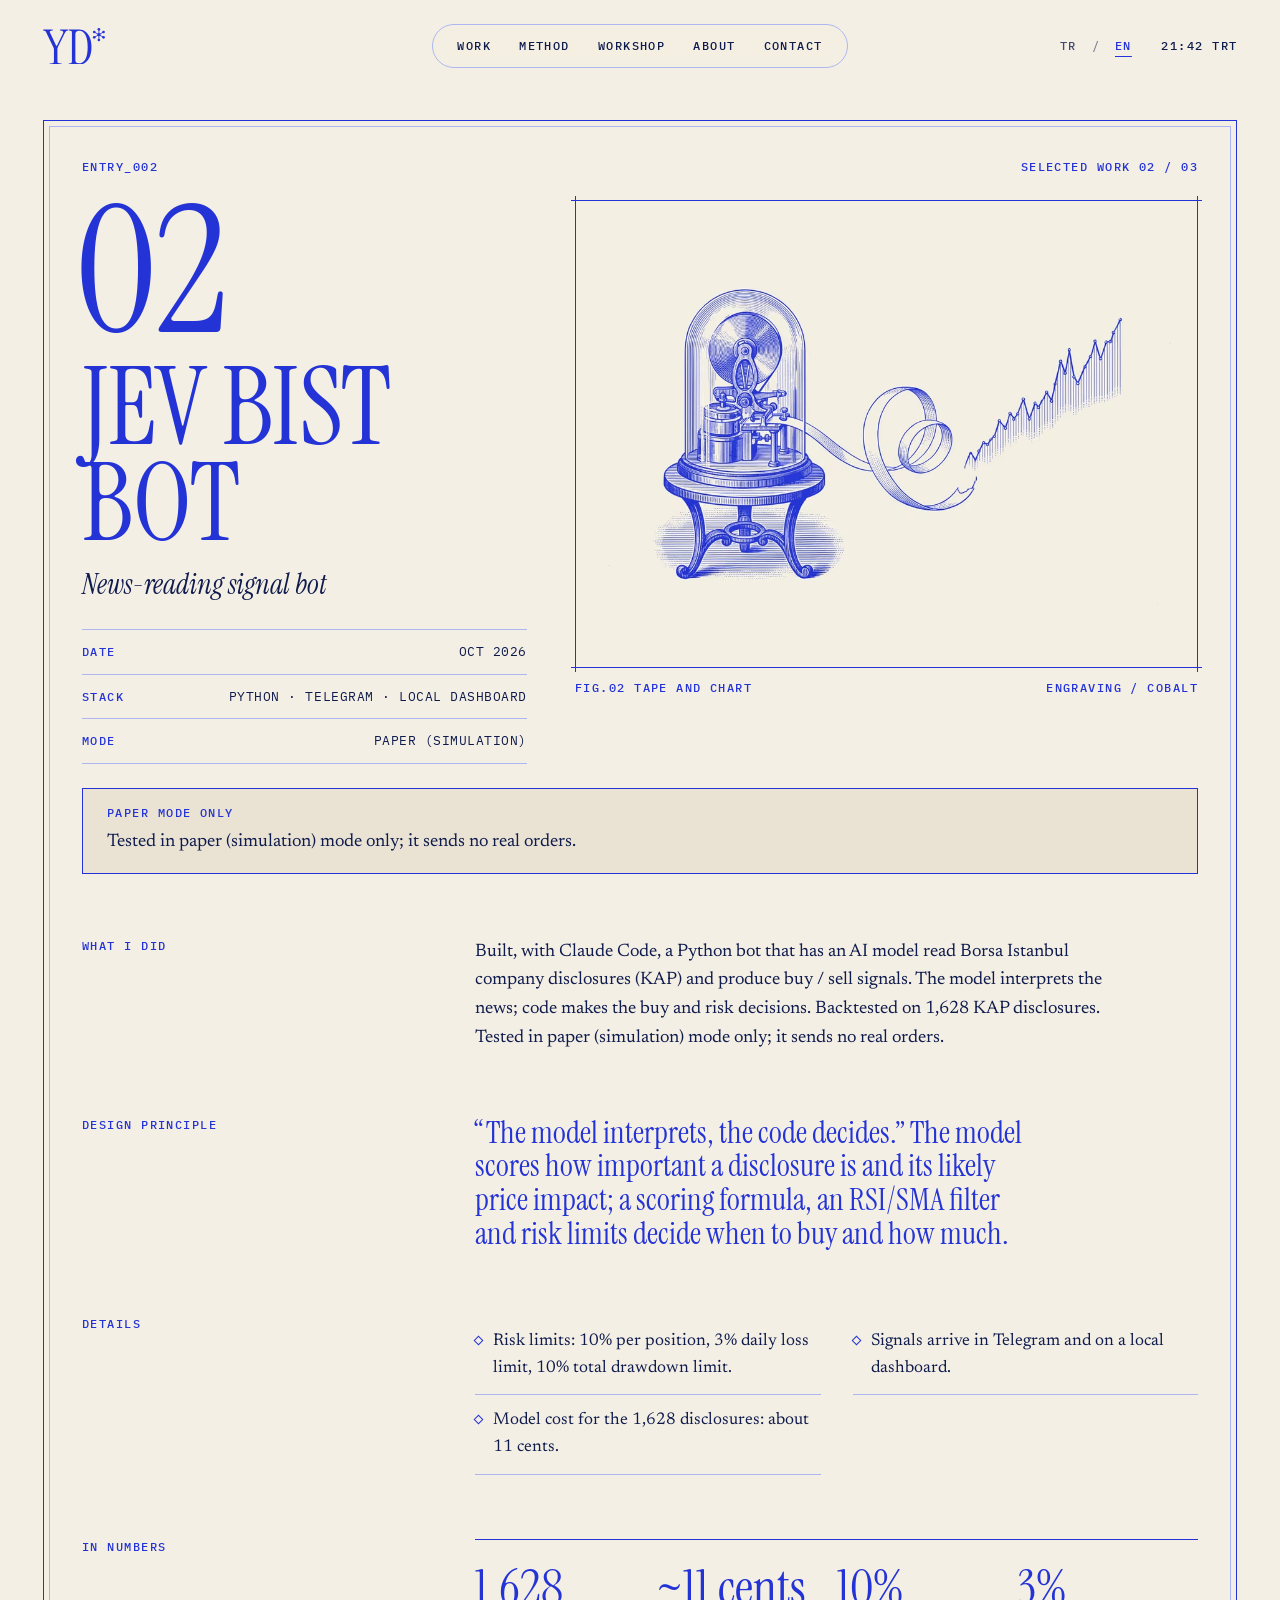
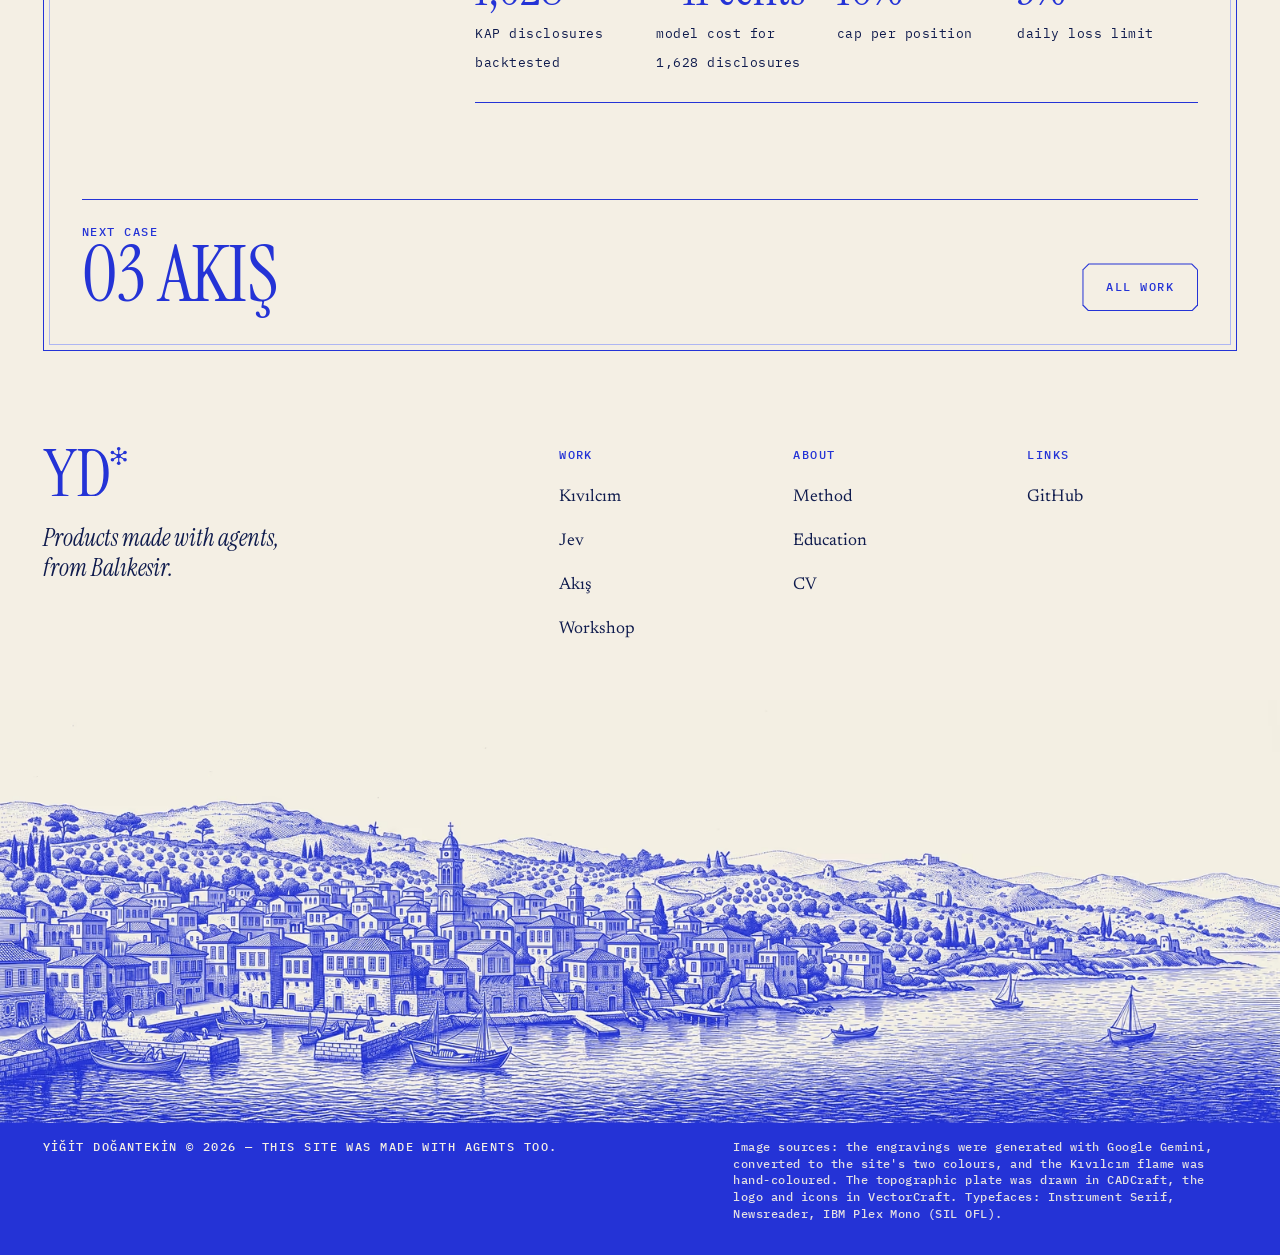
<file: en/work/jev/index.html>
<!doctype html>
<html lang="en" data-sayfa="jev" data-tr="/isler/jev/" data-en="/en/work/jev/">
<head>
<meta charset="utf-8">
<meta name="viewport" content="width=device-width, initial-scale=1">
<title>Jev BIST bot — Yiğit Doğantekin</title>
<meta name="description" content="A Python bot that has an AI model read KAP disclosures and produce signals. Backtested on 1,628 disclosures; paper mode only.">
<link rel="canonical" href="https://yigit2015.github.io/en/work/jev/">
<link rel="alternate" hreflang="tr" href="https://yigit2015.github.io/isler/jev/">
<link rel="alternate" hreflang="en" href="https://yigit2015.github.io/en/work/jev/">
<link rel="alternate" hreflang="x-default" href="https://yigit2015.github.io/isler/jev/">
<meta property="og:type" content="article">
<meta property="og:site_name" content="Yiğit Doğantekin">
<meta property="og:title" content="Jev BIST bot — Yiğit Doğantekin">
<meta property="og:description" content="A Python bot that has an AI model read KAP disclosures and produce signals. Backtested on 1,628 disclosures; paper mode only.">
<meta property="og:url" content="https://yigit2015.github.io/en/work/jev/">
<meta property="og:image" content="https://yigit2015.github.io/assets/img/og-en.jpg">
<meta property="og:image:width" content="1200">
<meta property="og:image:height" content="630">
<meta property="og:image:alt" content="Copperplate engraving: an explorer seen from behind on a hilltop at the foot of Mount Ida raises his right hand over the calm Gulf of Edremit.">
<meta property="og:locale" content="en_US">
<meta property="og:locale:alternate" content="tr_TR">
<meta name="twitter:card" content="summary_large_image">
<meta name="theme-color" content="#F4EFE4">
<meta name="color-scheme" content="light">
<link rel="icon" href="/favicon.svg" type="image/svg+xml">
<link rel="icon" href="/favicon-32.png" sizes="32x32" type="image/png">
<link rel="apple-touch-icon" href="/apple-touch-icon.png">
<link rel="manifest" href="/site.webmanifest">
<link rel="preload" href="/assets/fonts/InstrumentSerif-Regular.woff2" as="font" type="font/woff2" crossorigin>
<link rel="preload" href="/assets/fonts/IBMPlexMono-Medium.woff2" as="font" type="font/woff2" crossorigin>
<link rel="preload" as="image" type="image/avif" imagesrcset="/assets/img/jev-kapak-1000.avif 1000w, /assets/img/jev-kapak-1600.avif 1600w" imagesizes="(min-width: 1101px) 56vw, 92vw">
<link rel="stylesheet" href="/assets/css/tokens.css">
<link rel="stylesheet" href="/assets/css/site.css">
<script>document.documentElement.classList.add(matchMedia('(prefers-reduced-motion: reduce)').matches?'az-hareket':'js');</script>
</head>
<body>
<a class="atla" href="#icerik" data-i18n="skip">Skip to content</a>
<header class="ust" id="ust">
<a class="logo" href="/en/" data-i18n-href="home" aria-label="Yiğit Doğantekin, home" data-i18n-attr="aria-label:logo.label"><svg aria-hidden="true" focusable="false" class="ikon " xmlns="http://www.w3.org/2000/svg" width="127" height="75" viewBox="0 0 127 75"><path d="M114.5 13.68 L114.5 2.71 M114.5 13.68 L124 8.2 M114.5 13.68 L124 19.16 M114.5 13.68 L114.5 24.64 M114.5 13.68 L105 19.16 M114.5 13.68 L105 8.2" fill="none" stroke="currentColor" stroke-width="1.7" /><circle cx="114.5" cy="13.68" r="3.34" fill="currentColor" /><circle cx="114.5" cy="2.71" r="2.71" fill="currentColor" /><circle cx="124" cy="8.2" r="2.71" fill="currentColor" /><circle cx="124" cy="19.16" r="2.71" fill="currentColor" /><circle cx="114.5" cy="24.64" r="2.71" fill="currentColor" /><circle cx="105" cy="19.16" r="2.71" fill="currentColor" /><circle cx="105" cy="8.2" r="2.71" fill="currentColor" /><path d="M14.7 75 C13.7 75 13.2 74.63 13.2 73.9 C13.2 73.17 13.63 72.77 14.5 72.7 L19 72 C20.33 71.8 21.23 71.45 21.7 70.95 C22.17 70.45 22.4 69.5 22.4 68.1 L22.4 44.5 C22.4 43.03 22.07 41.6 21.4 40.2 L6.7 9.4 C6.23 8.27 5.7 7.4 5.1 6.8 C4.5 6.2 3.63 5.77 2.5 5.5 L1.6 5.3 C0.67 5.1 0.2 4.67 0.2 4 C0.2 3.33 0.7 3 1.7 3 L18.8 3 C19.73 3 20.2 3.37 20.2 4.1 C20.2 4.83 19.63 5.23 18.5 5.3 L16.6 5.5 C15.47 5.57 14.67 5.93 14.2 6.6 C13.73 7.27 13.83 8.3 14.5 9.7 L26.8 35.9 C27.07 36.37 27.4 36.6 27.8 36.6 C28.2 36.6 28.53 36.37 28.8 35.9 L40.6 11.8 C41.47 10.07 41.68 8.65 41.25 7.55 C40.82 6.45 39.83 5.8 38.3 5.6 L36.1 5.3 C34.97 5.1 34.4 4.7 34.4 4.1 C34.4 3.37 34.87 3 35.8 3 L50 3 C51 3 51.5 3.33 51.5 4 C51.5 4.67 51.03 5.1 50.1 5.3 L49.1 5.5 C48.17 5.7 47.35 6.27 46.65 7.2 C45.95 8.13 45.03 9.7 43.9 11.9 L30.8 38.2 C30.33 39.13 30 40.02 29.8 40.85 C29.6 41.68 29.5 42.63 29.5 43.7 L29.5 68.1 C29.5 69.5 29.75 70.45 30.25 70.95 C30.75 71.45 31.63 71.8 32.9 72 L37.4 72.7 C38.27 72.77 38.7 73.17 38.7 73.9 C38.7 74.63 38.2 75 37.2 75 Z" fill="currentColor" /><path d="M53.7 75 C52.7 75 52.2 74.63 52.2 73.9 C52.2 73.3 52.63 72.9 53.5 72.7 L55.8 72.3 C58.07 71.9 59.2 70.6 59.2 68.4 L59.2 9.6 C59.2 8.2 58.98 7.27 58.55 6.8 C58.12 6.33 57.2 5.97 55.8 5.7 L53.5 5.3 C52.63 5.1 52.2 4.7 52.2 4.1 C52.2 3.37 52.7 3 53.7 3 L73.9 3 C79.1 3 83.6 4.52 87.4 7.55 C91.2 10.58 94.13 14.83 96.2 20.3 C98.27 25.77 99.3 32.1 99.3 39.3 C99.3 46.57 98.22 52.87 96.05 58.2 C93.88 63.53 90.83 67.67 86.9 70.6 C82.97 73.53 78.3 75 72.9 75 Z M73.3 72.4 C79.23 72.4 83.75 69.57 86.85 63.9 C89.95 58.23 91.5 50.03 91.5 39.3 C91.5 28.63 90.02 20.35 87.05 14.45 C84.08 8.55 79.7 5.6 73.9 5.6 C68.83 5.6 66.3 8.03 66.3 12.9 L66.3 65.1 C66.3 67.77 66.85 69.65 67.95 70.75 C69.05 71.85 70.83 72.4 73.3 72.4 Z" fill="currentColor" /></svg></a>
<nav aria-label="Main menu" data-i18n-attr="aria-label:nav.label"><ul class="hap"><li><a href="/en/#isler" data-i18n-href="home#isler" data-hedef="isler" data-i18n="nav.isler">Work</a></li><li><a href="/en/#yontem" data-i18n-href="home#yontem" data-hedef="yontem" data-i18n="nav.yontem">Method</a></li><li><a href="/en/#atolye" data-i18n-href="home#atolye" data-hedef="atolye" data-i18n="nav.atolye">Workshop</a></li><li><a href="/en/#hakkimda" data-i18n-href="home#hakkimda" data-hedef="hakkimda" data-i18n="nav.hakkimda">About</a></li><li><a href="/en/#iletisim" data-i18n-href="home#iletisim" data-hedef="iletisim" data-i18n="nav.iletisim">Contact</a></li></ul></nav>
<div class="ust-sag"><div class="dil" role="group" aria-label="Language" data-i18n-attr="aria-label:dil.label"><button type="button" data-dil="tr" lang="tr" aria-pressed="false">TR<span class="sr-only">, Türkçe</span></button><span class="ayrac" aria-hidden="true">/</span><button type="button" data-dil="en" lang="en" aria-pressed="true">EN<span class="sr-only">, English</span></button></div><time class="ust-saat mono" data-saat="kisa" aria-label="Local time in Balıkesir" data-i18n-attr="aria-label:saat.label">--:-- TRT</time>
<button type="button" class="menu-ac" aria-haspopup="dialog" aria-controls="mobil-menu" aria-expanded="false" data-i18n="menu.ac">Menu</button></div>
</header>
<dialog class="mobil-menu ters" id="mobil-menu" aria-label="Main menu" data-i18n-attr="aria-label:nav.label">
<div class="menu-ust"><span class="mono">YD / 39°38′54″N 27°52′57″E</span><button type="button" class="menu-kapat" data-kapat data-i18n="menu.kapat">Close</button></div>
<nav><a href="/en/#isler" data-i18n-href="home#isler" data-kapat><span aria-hidden="true">01</span><span data-i18n="nav.isler">Work</span></a><a href="/en/#yontem" data-i18n-href="home#yontem" data-kapat><span aria-hidden="true">02</span><span data-i18n="nav.yontem">Method</span></a><a href="/en/#atolye" data-i18n-href="home#atolye" data-kapat><span aria-hidden="true">03</span><span data-i18n="nav.atolye">Workshop</span></a><a href="/en/#hakkimda" data-i18n-href="home#hakkimda" data-kapat><span aria-hidden="true">04</span><span data-i18n="nav.hakkimda">About</span></a><a href="/en/#iletisim" data-i18n-href="home#iletisim" data-kapat><span aria-hidden="true">05</span><span data-i18n="nav.iletisim">Contact</span></a></nav>

</dialog>
<main id="icerik" class="vaka-sayfa kap">
<article class="levha" aria-labelledby="vaka-baslik">
<div class="levha-ust mono"><span>ENTRY_002</span><span><span data-i18n="vaka.sira">SELECTED WORK</span>  02 / 03</span></div>
<div class="vaka-bas">
<div class="vaka-sol">
<p class="numara gosterim" aria-hidden="true">02</p>
<h1 class="gosterim" id="vaka-baslik" data-i18n="jv.ad">JEV BIST BOT</h1>
<p class="alt-baslik" data-i18n="jv.alt">News-reading signal bot</p>
<dl class="meta mono-metin"><div><dt class="mono" data-i18n="m.tarih">DATE</dt><dd data-i18n="jv.tarih">OCT 2026</dd></div><div><dt class="mono" data-i18n="m.yigin">STACK</dt><dd data-i18n="jv.yigin">PYTHON · TELEGRAM · LOCAL DASHBOARD</dd></div><div><dt class="mono" data-i18n="m.mod">MODE</dt><dd data-i18n="jv.mod">PAPER (SIMULATION)</dd></div></dl>

</div>
<figure class="fig"><div class="fig-cerceve" data-dither><span class="kose k1" aria-hidden="true"></span><span class="kose k2" aria-hidden="true"></span><span class="kose k3" aria-hidden="true"></span><span class="kose k4" aria-hidden="true"></span><picture><source type="image/avif" srcset="/assets/img/jev-kapak-1000.avif 1000w, /assets/img/jev-kapak-1600.avif 1600w" sizes="(min-width: 1101px) 56vw, 92vw"><source type="image/webp" srcset="/assets/img/jev-kapak-1000.webp 1000w, /assets/img/jev-kapak-1600.webp 1600w" sizes="(min-width: 1101px) 56vw, 92vw"><img src="/assets/img/jev-kapak-1600.webp" width="1600" height="1195" fetchpriority="high" decoding="async" alt="Copperplate engraving: a 19th-century stock ticker under a glass dome; its paper tape curls out and turns into a rising line chart." data-i18n-attr="alt:jv.gorsel"></picture></div><figcaption class="mono"><span data-i18n="jv.fig">FIG.02  TAPE AND CHART</span><span data-i18n="vaka.gravur">ENGRAVING / COBALT</span></figcaption></figure>
</div>
<div class="uyari" role="note"><span class="mono" data-i18n="jv.uyari.b">PAPER MODE ONLY</span><p data-i18n="jv.uyari">Tested in paper (simulation) mode only; it sends no real orders.</p></div>
<section class="vaka-blok" aria-labelledby="b-ne"><h2 class="mono" id="b-ne" data-i18n="v.ne">What I did</h2><div class="icerik"><p data-i18n="jv.metin">Built, with Claude Code, a Python bot that has an AI model read Borsa Istanbul company disclosures (KAP) and produce buy / sell signals. The model interprets the news; code makes the buy and risk decisions. Backtested on 1,628 KAP disclosures. Tested in paper (simulation) mode only; it sends no real orders.</p></div></section>
<section class="vaka-blok" aria-labelledby="b-ilke"><h2 class="mono" id="b-ilke" data-i18n="v.ilke">Design principle</h2><div class="icerik"><p class="lede ilke" data-i18n="jv.ilke">“The model interprets, the code decides.” The model scores how important a disclosure is and its likely price impact; a scoring formula, an RSI/SMA filter and risk limits decide when to buy and how much.</p></div></section>
<section class="vaka-blok" aria-labelledby="b-ayrinti"><h2 class="mono" id="b-ayrinti" data-i18n="v.ayrinti">Details</h2><div class="icerik genis"><ul class="ozellikler"><li data-i18n="jv.d1">Risk limits: 10% per position, 3% daily loss limit, 10% total drawdown limit.</li><li data-i18n="jv.d2">Signals arrive in Telegram and on a local dashboard.</li><li data-i18n="jv.d3">Model cost for the 1,628 disclosures: about 11 cents.</li></ul></div></section>
<section class="vaka-blok" aria-labelledby="b-say"><h2 class="mono" id="b-say" data-i18n="v.sayilar">In numbers</h2><div class="vaka-sayilar"><div><strong>1,628</strong><span class="mono-metin" data-i18n="jv.s1">KAP disclosures backtested</span></div><div><strong>~11 cents</strong><span class="mono-metin" data-i18n="jv.s2">model cost for 1,628 disclosures</span></div><div><strong>10%</strong><span class="mono-metin" data-i18n="jv.s3">cap per position</span></div><div><strong>3%</strong><span class="mono-metin" data-i18n="jv.s4">daily loss limit</span></div></div></section>
<nav class="sonraki" aria-label="NEXT CASE" data-i18n-attr="aria-label:v.sonraki">
<div><p class="mono anahtar" data-i18n="v.sonraki">NEXT CASE</p>
<a class="gosterim" href="/en/work/akis/" data-i18n-href="akis"><span aria-hidden="true">03 </span><span data-i18n="ak.ad">AKIŞ</span></a></div>
<a class="dugme cerceve" href="/en/#isler" data-i18n-href="home#isler" data-i18n="v.tum">All work</a>
</nav>
</article>
</main>
<footer class="alt">
<div class="kap alt-ust">
<div><a class="logo" href="/en/" data-i18n-href="home" aria-label="Yiğit Doğantekin, home" data-i18n-attr="aria-label:logo.label"><svg aria-hidden="true" focusable="false" class="ikon " xmlns="http://www.w3.org/2000/svg" width="127" height="75" viewBox="0 0 127 75"><path d="M114.5 13.68 L114.5 2.71 M114.5 13.68 L124 8.2 M114.5 13.68 L124 19.16 M114.5 13.68 L114.5 24.64 M114.5 13.68 L105 19.16 M114.5 13.68 L105 8.2" fill="none" stroke="currentColor" stroke-width="1.7" /><circle cx="114.5" cy="13.68" r="3.34" fill="currentColor" /><circle cx="114.5" cy="2.71" r="2.71" fill="currentColor" /><circle cx="124" cy="8.2" r="2.71" fill="currentColor" /><circle cx="124" cy="19.16" r="2.71" fill="currentColor" /><circle cx="114.5" cy="24.64" r="2.71" fill="currentColor" /><circle cx="105" cy="19.16" r="2.71" fill="currentColor" /><circle cx="105" cy="8.2" r="2.71" fill="currentColor" /><path d="M14.7 75 C13.7 75 13.2 74.63 13.2 73.9 C13.2 73.17 13.63 72.77 14.5 72.7 L19 72 C20.33 71.8 21.23 71.45 21.7 70.95 C22.17 70.45 22.4 69.5 22.4 68.1 L22.4 44.5 C22.4 43.03 22.07 41.6 21.4 40.2 L6.7 9.4 C6.23 8.27 5.7 7.4 5.1 6.8 C4.5 6.2 3.63 5.77 2.5 5.5 L1.6 5.3 C0.67 5.1 0.2 4.67 0.2 4 C0.2 3.33 0.7 3 1.7 3 L18.8 3 C19.73 3 20.2 3.37 20.2 4.1 C20.2 4.83 19.63 5.23 18.5 5.3 L16.6 5.5 C15.47 5.57 14.67 5.93 14.2 6.6 C13.73 7.27 13.83 8.3 14.5 9.7 L26.8 35.9 C27.07 36.37 27.4 36.6 27.8 36.6 C28.2 36.6 28.53 36.37 28.8 35.9 L40.6 11.8 C41.47 10.07 41.68 8.65 41.25 7.55 C40.82 6.45 39.83 5.8 38.3 5.6 L36.1 5.3 C34.97 5.1 34.4 4.7 34.4 4.1 C34.4 3.37 34.87 3 35.8 3 L50 3 C51 3 51.5 3.33 51.5 4 C51.5 4.67 51.03 5.1 50.1 5.3 L49.1 5.5 C48.17 5.7 47.35 6.27 46.65 7.2 C45.95 8.13 45.03 9.7 43.9 11.9 L30.8 38.2 C30.33 39.13 30 40.02 29.8 40.85 C29.6 41.68 29.5 42.63 29.5 43.7 L29.5 68.1 C29.5 69.5 29.75 70.45 30.25 70.95 C30.75 71.45 31.63 71.8 32.9 72 L37.4 72.7 C38.27 72.77 38.7 73.17 38.7 73.9 C38.7 74.63 38.2 75 37.2 75 Z" fill="currentColor" /><path d="M53.7 75 C52.7 75 52.2 74.63 52.2 73.9 C52.2 73.3 52.63 72.9 53.5 72.7 L55.8 72.3 C58.07 71.9 59.2 70.6 59.2 68.4 L59.2 9.6 C59.2 8.2 58.98 7.27 58.55 6.8 C58.12 6.33 57.2 5.97 55.8 5.7 L53.5 5.3 C52.63 5.1 52.2 4.7 52.2 4.1 C52.2 3.37 52.7 3 53.7 3 L73.9 3 C79.1 3 83.6 4.52 87.4 7.55 C91.2 10.58 94.13 14.83 96.2 20.3 C98.27 25.77 99.3 32.1 99.3 39.3 C99.3 46.57 98.22 52.87 96.05 58.2 C93.88 63.53 90.83 67.67 86.9 70.6 C82.97 73.53 78.3 75 72.9 75 Z M73.3 72.4 C79.23 72.4 83.75 69.57 86.85 63.9 C89.95 58.23 91.5 50.03 91.5 39.3 C91.5 28.63 90.02 20.35 87.05 14.45 C84.08 8.55 79.7 5.6 73.9 5.6 C68.83 5.6 66.3 8.03 66.3 12.9 L66.3 65.1 C66.3 67.77 66.85 69.65 67.95 70.75 C69.05 71.85 70.83 72.4 73.3 72.4 Z" fill="currentColor" /></svg></a>
<p class="cumle" data-i18n="ft.cumle">Products made with agents, from Balıkesir.</p></div>
<nav class="alt-sutunlar" aria-label="Footer menu" data-i18n-attr="aria-label:ft.nav">
<div><p class="mono baslik" id="ft-isler" data-i18n="ft.isler">WORK</p><ul aria-labelledby="ft-isler">
<li><a href="/en/work/kivilcim/" data-i18n-href="kivilcim">Kıvılcım</a></li>
<li><a href="/en/work/jev/" data-i18n-href="jev">Jev</a></li>
<li><a href="/en/work/akis/" data-i18n-href="akis">Akış</a></li>
<li><a href="/en/#atolye" data-i18n-href="home#atolye" data-i18n="nav.atolye">Workshop</a></li></ul></div>
<div><p class="mono baslik" id="ft-hakkimda" data-i18n="ft.hakkimda">ABOUT</p><ul aria-labelledby="ft-hakkimda">
<li><a href="/en/#yontem" data-i18n-href="home#yontem" data-i18n="nav.yontem">Method</a></li>
<li><a href="/en/#egitim" data-i18n-href="home#egitim" data-i18n="ft.egitim">Education</a></li>
<li><a href="/cv/yigit-dogantekin-cv-en.pdf" data-i18n-href="cv" download data-i18n="ft.cv">CV</a></li></ul></div>
<div><p class="mono baslik" id="ft-baglanti" data-i18n="ft.baglanti">LINKS</p><ul aria-labelledby="ft-baglanti">

<li><a href="https://github.com/yigit2015" rel="me noopener">GitHub</a></li></ul></div>
</nav></div>
<div class="alt-gorsel"><picture>
<source type="image/avif" srcset="/assets/img/footer-kiyi-1000.avif 1000w, /assets/img/footer-kiyi-1600.avif 1600w, /assets/img/footer-kiyi-2400.avif 2400w" sizes="100vw">
<source type="image/webp" srcset="/assets/img/footer-kiyi-1000.webp 1000w, /assets/img/footer-kiyi-1600.webp 1600w, /assets/img/footer-kiyi-2400.webp 2400w" sizes="100vw">
<img src="/assets/img/footer-kiyi-1600.webp" width="1600" height="529" loading="lazy" decoding="async" alt="Copperplate engraving: an Aegean coastal town with stone houses, olive groves and a small harbour, calm sea in front." data-i18n-attr="alt:ft.gorsel">
</picture></div>
<div class="alt-bant ters"><div class="kap">
<p class="mono" data-i18n="ft.alt">YİĞİT DOĞANTEKİN © 2026 — THIS SITE WAS MADE WITH AGENTS TOO.</p>
<p class="mono kaynak" data-i18n="ft.kaynak">Image sources: the engravings were generated with Google Gemini, converted to the site's two colours, and the Kıvılcım flame was hand-coloured. The topographic plate was drawn in CADCraft, the logo and icons in VectorCraft. Typefaces: Instrument Serif, Newsreader, IBM Plex Mono (SIL OFL).</p>
</div></div>
</footer>
<script type="application/json" id="sozluk">{"t":{"skip":["İçeriğe geç","Skip to content"],"logo.label":["Yiğit Doğantekin, ana sayfa","Yiğit Doğantekin, home"],"nav.label":["Ana menü","Main menu"],"nav.isler":["İşler","Work"],"nav.yontem":["Yöntem","Method"],"nav.atolye":["Atölye","Workshop"],"nav.hakkimda":["Hakkımda","About"],"nav.iletisim":["İletişim","Contact"],"menu.ac":["Menü","Menu"],"menu.kapat":["Kapat","Close"],"dil.label":["Dil","Language"],"saat.label":["Balıkesir'de yerel saat","Local time in Balıkesir"],"hud.koordinat":["KOORDİNAT","COORDINATES"],"hud.konum":["KONUM","LOCATION"],"hud.durum":["DURUM","STATUS"],"hud.durum.v":["YENİ ROLLERE AÇIK","OPEN TO NEW ROLES"],"hud.alan":["ALAN","FIELD"],"hud.alan.v":["YZ OTOMASYONU","AI AUTOMATION"],"hud.arac":["ARAÇ","TOOL"],"hud.imlec":["İMLEÇ","CURSOR"],"hud.saat":["SAAT","TIME"],"hud.saha":["SAHA NOTLARI / ENTRY_000","FIELD NOTES / ENTRY_000"],"hud.kaydir":["KAYDIR","SCROLL"],"hero.unvan":["YAPAY ZEKÂ OTOMASYONU VE PROMPT TASARIMI","AI AUTOMATION AND PROMPT DESIGN"],"hero.cumle":["Fikirleri <em>ajanlarla<\/em> yayınlanmış ürüne çeviriyorum.","I turn ideas into shipped products <em>by directing<\/em> AI agents."],"hero.isler":["İşleri gör","See the work"],"hero.cv":["CV indir","Download CV"],"hero.alt":["Bakır baskı gravür: Kaz Dağları'nın eteğinde bir tepede arkadan görülen bir kâşif, sağ elini kaldırmış, sakin Edremit Körfezi'ne bakıyor.","Copperplate engraving: an explorer seen from behind on a hilltop at the foot of Mount Ida raises his right hand over the calm Gulf of Edremit."],"say.label":["Sayılarla","In numbers"],"say.1":["yol haritası maddesi tamamlandı (Kıvılcım)","roadmap items shipped (Kıvılcım)"],"say.2":["birim testi + tarayıcıda uçtan uca testler","unit tests + browser end-to-end tests"],"say.3":["platformda yayın: Android, Windows, macOS, Linux, web","platforms released: Android, Windows, macOS, Linux, web"],"say.4":["KAP bildirimiyle geriye dönük test (Jev)","KAP disclosures backtested (Jev)"],"isler.baslik":["Seçili işler","Selected work"],"isler.sag":["ÜÇ VAKA, ATLAS DÜZENİ","THREE CASES, ATLAS PLATES"],"m.tarih":["TARİH","DATE"],"m.rol":["ROL","ROLE"],"m.yigin":["YIĞIN","STACK"],"m.surum":["SÜRÜM","VERSION"],"m.dil":["DİL","LANGUAGE"],"m.mod":["MOD","MODE"],"m.bicim":["BİÇİM","FORMAT"],"m.hedef":["HEDEF","GOAL"],"vaka.oku":["Vaka sayfasını oku","Read the case study"],"vaka.indir":["Uygulamayı indir","Download the app"],"vaka.sira":["SEÇİLİ İŞLER","SELECTED WORK"],"vaka.gravur":["GRAVÜR / KOBALT","ENGRAVING / COBALT"],"yeni.sekme":["(yeni sekmede açılır)","(opens in a new tab)"],"kv.ad":["KIVILCIM","KIVILCIM"],"kv.alt":["Oyunlaştırılmış alışkanlık takip uygulaması","Gamified habit tracker"],"kv.tarih":["EYL 2026 – DEVAM","SEP 2026 – ONGOING"],"kv.rol":["ÜRÜN SAHİBİ","PRODUCT OWNER"],"kv.fig":["FIG.01  FENER VE KIVILCIM","FIG.01  LANTERN AND SPARK"],"kv.gorsel":["Bakır baskı gravür: masada eski bir gaz feneri; içindeki küçük alev ve tepesinden yükselen kıvılcım turuncu boyalı.","Copperplate engraving: an old oil lantern on a table; its small flame and the spark rising from its top are hand-coloured orange."],"kv.m1":["Hesap ve bulut gerektirmeyen, tüm verisi cihazda duran uygulamayı ürün sahibi olarak tasarladım. Geliştirmenin tamamını Claude Code ajanlarını yöneterek yürüttüm.","Designed an offline app that needs no account or cloud, as its product owner, and ran all development by directing Claude Code agents."],"kv.m2":["200 maddelik yol haritasını 10 faza böldüm, ajanlara faz faz iş dağıttım; 189 madde tamamlandı.","Split a 200-item roadmap into 10 phases; 189 items completed."],"kv.m3":["Android, Windows, macOS, Linux ve web sürümlerini GitHub'da yayınladım.","Released Android, Windows, macOS, Linux and web versions on GitHub."],"kv.m4":["Kaliteyi ajanlara yazdırdığım testlerle denetledim: 236 birim testi ve tarayıcıda çalışan uçtan uca testler.","Controlled quality with agent-written tests: 236 unit tests plus browser end-to-end tests."],"kv.m5":["Altı ajanlı bir tasarım yarışması ve 10 ajanlı bir fikir araştırması kurdum.","Set up a six-agent design contest and a 10-agent idea research round."],"jv.ad":["JEV BIST BOTU","JEV BIST BOT"],"jv.alt":["Haber yorumlayan sinyal botu","News-reading signal bot"],"jv.tarih":["EKİ 2026","OCT 2026"],"jv.yigin":["PYTHON · TELEGRAM · YEREL PANEL","PYTHON · TELEGRAM · LOCAL DASHBOARD"],"jv.mod":["KÂĞIT (SİMÜLASYON)","PAPER (SIMULATION)"],"jv.fig":["FIG.02  ŞERİT VE GRAFİK","FIG.02  TAPE AND CHART"],"jv.gorsel":["Bakır baskı gravür: cam fanus altında 19. yüzyıldan bir borsa şerit makinesi; çıkan kâğıt şerit kıvrılarak yükselen bir çizgi grafiğe dönüşüyor.","Copperplate engraving: a 19th-century stock ticker under a glass dome; its paper tape curls out and turns into a rising line chart."],"jv.metin":["Borsa İstanbul şirket açıklamalarını (KAP) bir yapay zekâ modeline yorumlatıp al / sat sinyali üreten Python botunu Claude Code ile geliştirdim. Haberi model yorumluyor; alım ve risk kararını kod veriyor. 1.628 KAP bildirimiyle geriye dönük test yaptım. Bot yalnızca kâğıt (simülasyon) modunda denendi, gerçek emir göndermez.","Built, with Claude Code, a Python bot that has an AI model read Borsa Istanbul company disclosures (KAP) and produce buy / sell signals. The model interprets the news; code makes the buy and risk decisions. Backtested on 1,628 KAP disclosures. Tested in paper (simulation) mode only; it sends no real orders."],"ak.ad":["AKIŞ","AKIŞ"],"ak.alt":["Kişisel bütçe uygulaması","Personal budgeting app"],"ak.tarih":["EYL 2026","SEP 2026"],"ak.bicim":["TEK DOSYA WEB UYGULAMASI","SINGLE-FILE WEB APP"],"ak.hedef":["2 DOKUNUŞTA HARCAMA","AN EXPENSE IN 2 TAPS"],"ak.fig":["FIG.03  NEHİR VE PARALAR","FIG.03  RIVER AND COINS"],"ak.gorsel":["Bakır baskı gravür: vadide kıvrılarak akan sakin bir nehir; ön planda akıntıda yuvarlanan eski madeni paralar.","Copperplate engraving: a calm river winding through a valley, with old coins tumbling in the current in the foreground."],"ak.metin":["Harcamayı 2 dokunuşla girmeyi hedefleyen bütçe uygulamasının gereksinimlerini “Sıfır Sürtünme” adlı bir ürün belgesiyle belirledim ve Claude ile tek dosyalık bir web uygulaması olarak geliştirdim.","Defined the requirements for a budgeting app built around entering an expense in 2 taps, in a product spec called “Zero Friction”, and built it with Claude as a single-file web app."],"yt.baslik":["Nasıl çalışıyorum","How I work"],"yt.sag":["YÖNTEM / BEŞ DURAK","METHOD / FIVE STOPS"],"yt.1.b":["Brief","Brief"],"yt.1.m":["İsteği net bir ürün belgesine çeviriyorum (ne, kimin için, neyin “bitti” sayılacağı).","I turn the request into a clear product spec."],"yt.2.b":["Yol haritası","Roadmap"],"yt.2.m":["İşi fazlara ve maddelere bölüyorum (Kıvılcım: 200 madde, 10 faz).","I split the work into phases and items."],"yt.3.b":["Ajanlara dağıtım","Agents"],"yt.3.m":["Her fazı ajanlara paylaştırıyor, paralel çalıştırıyorum; tasarım yarışması, fikir araştırması gibi çok ajanlı turlar kuruyorum.","I distribute phases to agents and run them in parallel."],"yt.4.b":["Testle denetim","Tests"],"yt.4.m":["Kaliteyi ajanlara yazdırdığım birim ve uçtan uca testlerle ölçüyorum; doğrulanmayanı “bitti” saymıyorum.","I measure quality with agent-written unit and end-to-end tests; nothing counts as done until verified."],"yt.5.b":["Yayın","Release"],"yt.5.m":["Ürünü gerçek kullanıcıya ulaştırıyorum: GitHub sürümleri, web sitesi, masaüstü kurulum paketi.","I ship to real users."],"yt.araclar":["ARAÇLAR  CLAUDE CODE · SKILL / MCP / HOOK · ÇOKLU AJAN · GEMINI · CHATGPT · OBSIDIAN","TOOLS  CLAUDE CODE · SKILL / MCP / HOOK · MULTI-AGENT · GEMINI · CHATGPT · OBSIDIAN"],"yt.durak":["DURAK","STOP"],"at.baslik":["Atölye","Workshop"],"at.sag":["DİĞER İŞLER / DİZİN","OTHER WORK / INDEX"],"at.caption":["Atölye dizini: diğer işler","Workshop index: other work"],"at.no":["NO","NO"],"at.ad":["AD","NAME"],"at.ne":["NE","WHAT"],"at.yil":["YIL","YEAR"],"at.durum":["DURUM","STATUS"],"d.yapim":["Yapım sürüyor","In progress"],"d.gizli":["Kod gizli","Private code"],"d.calisiyor":["Çalışıyor","Running"],"d.teslim":["Teslim edildi","Delivered"],"d.bitti":["Bitti","Done"],"a4.ad":["Beyin (<span lang=\"en\">Windows<\/span>)","<span lang=\"tr\">Beyin<\/span> (Windows)"],"a4.ne":["Obsidian kasasını canlı bir ağ, dönen bir küre ve günlük özet olarak gösteren çevrimdışı Windows uygulaması (.NET, WPF); Mac sürümünün Windows eşi.","Offline Windows app that shows an Obsidian vault as a live network, a rotating globe and a daily summary (.NET, WPF); Windows twin of the Mac app."],"a5.ad":["AI Odası","AI Room"],"a5.ne":["Birden fazla yapay zekânın aynı odada grup sohbeti yaptığı, canlı ekip görünümlü, hakemli çok ajanlı çalışma alanı; yapay zekâ başına token takibi.","Multi-agent workspace where several AIs talk in one room, with a live team view, a referee and per-AI token tracking."],"a6.ad":["BAVT","BAVT"],"a6.ne":["Nokta matris ve bilimkurgu HUD dilinde iOS bütçe uygulaması (SwiftUI, SwiftData); Mac olmadan GitHub Actions ile derlendi.","iOS budgeting app in a dot-matrix, sci-fi HUD style (SwiftUI, SwiftData), built without a Mac via GitHub Actions."],"a7.ad":["Fiyat Avcısı","Price Hunter"],"a7.ne":["Zincir market, toptancı ve pazaryeri fiyatlarını günde iki kez tarayıp fırsatlara AL / DİKKAT / ALMA kararı veren otonom ajan (11 kaynak).","Autonomous agent that scans chain stores, wholesalers and marketplaces twice a day and labels deals BUY / CAUTION / SKIP (11 sources)."],"a8.ad":["Tuna Market Kasa","Tuna Market Till"],"a8.ne":["Bir marketin Excel'deki gün sonu kasa raporunun yerini alan Windows uygulaması (Electron).","Windows app (Electron) that replaced a shop's end-of-day cash report in Excel."],"a9.ad":["Borsa Haber Ajanı","Market News Agent"],"a9.ne":["Son 24 saatin borsa haberlerini kaynaklı kartlar halinde toplayan Claude Code ajanı ve /borsa komutu.","Claude Code agent and /borsa command that collects the last 24 hours of market news as sourced cards."],"a10.ad":["İkinci Beyin","Second Brain"],"a10.ne":["İki Claude hesabının tüm konuşmalarını otomatik olarak Obsidian'a arşivleyen, hesaplar arası devir notu bırakan kişisel bilgi sistemi (hook'lar).","Personal knowledge system that archives every conversation from two Claude accounts into Obsidian automatically, with hand-off notes between accounts (hooks)."],"k.etiketler":["AL · DİKKAT · ALMA","BUY · CAUTION · SKIP"],"k.kaynak":["11 KAYNAK · GÜNDE 2 TARAMA","11 SOURCES · 2 SCANS A DAY"],"k.fis":["GÜN SONU KASA RAPORU","END-OF-DAY CASH REPORT"],"k.fis2":["EXCEL → ELECTRON","EXCEL → ELECTRON"],"k.hakem":["ÇOK AJANLI · HAKEMLİ","MULTI-AGENT · REFEREED"],"k.bavt":["SWIFTUI · SWIFTDATA · GITHUB ACTIONS","SWIFTUI · SWIFTDATA · GITHUB ACTIONS"],"k.beyin":["İKİ HESAP · OBSIDIAN · HOOK","TWO ACCOUNTS · OBSIDIAN · HOOKS"],"hk.baslik":["Hakkımda","About"],"hk.sag":["SAHA DEFTERİ / BALIKESİR","FIELD BOOK / BALIKESİR"],"hk.metin":["Claude Code ve çoklu ajan iş akışlarıyla fikirleri yayınlanmış ürüne dönüştürüyorum. Kıvılcım uygulamasını ürün sahibi olarak tasarladım, geliştirmenin tamamını yapay zekâ ajanlarını yöneterek yürüttüm ve beş platformda yayınladım. OpenAI araçlarını ilk beta dönemlerinden beri kullanıyorum, son bir yıldır aktif olarak proje geliştiriyorum. Yapay zekâ otomasyonu ve prompt engineering alanında giriş seviyesi bir rol arıyorum.","Entry-level AI automation practitioner who takes products from idea to release with Claude Code and multi-agent workflows. Designed the Kıvılcım habit app as product owner, ran all development by directing AI agents, and released it on five platforms. User of OpenAI tools since the early betas, building projects actively for the past year. Looking for an entry-level role in AI automation or prompt engineering."],"hk.beceriler":["Beceriler","Skills"],"hk.b1":["Claude Code","Claude Code"],"hk.b2":["AI agent ve çoklu ajan yönetimi","AI agent and multi-agent orchestration"],"hk.b3":["Prompt engineering","Prompt engineering"],"hk.b4":["Skill / MCP / hook kurulumu","Skill / MCP / hook setup"],"hk.b5":["ChatGPT (OpenAI), Gemini","ChatGPT (OpenAI), Gemini"],"hk.b6":["Yol haritası ve test takibi","Roadmapping and test tracking"],"hk.egitim":["Eğitim","Education"],"hk.e1":["Manisa Celal Bayar Üniversitesi — Alternatif Enerji Kaynakları Teknolojisi (Ön Lisans), 2024–2026","Manisa Celal Bayar University — Associate Degree, Alternative Energy Resources Technology, 2024–2026"],"hk.e2":["Balıkesir Sınav Koleji — Lise, İngilizce eğitim programı","Balıkesir Sınav College — High School, English language program"],"hk.diller":["Diller","Languages"],"hk.d1":["Türkçe (ana dil)","Turkish (native)"],"hk.d2":["İngilizce (B1, sertifikalı)","English (B1, certified)"],"il.kayit":["ENTRY_007 / İLETİŞİM","ENTRY_007 / CONTACT"],"il.baslik":["Bir fikrin mi var? <em>Birlikte<\/em> yayınlayalım.","Got an idea? Let's ship it <em>together<\/em>."],"il.eposta":["E-POSTA","EMAIL"],"il.kopyala":["Kopyala","Copy"],"il.kopyalandi":["Kopyalandı","Copied"],"il.kopyala.label":["E-posta adresini kopyala","Copy the email address"],"il.github":["GITHUB","GITHUB"],"il.kivilcim":["KIVILCIM","KIVILCIM"],"ft.cumle":["Balıkesir'den, ajanlarla yapılan ürünler.","Products made with agents, from Balıkesir."],"ft.isler":["İŞLER","WORK"],"ft.hakkimda":["HAKKIMDA","ABOUT"],"ft.baglanti":["BAĞLANTI","LINKS"],"ft.egitim":["Eğitim","Education"],"ft.cv":["CV","CV"],"ft.eposta":["E-posta","Email"],"ft.nav":["Alt menü","Footer menu"],"ft.alt":["YİĞİT DOĞANTEKİN © 2026 — BU SİTE DE AJANLARLA YAPILDI.","YİĞİT DOĞANTEKİN © 2026 — THIS SITE WAS MADE WITH AGENTS TOO."],"ft.kaynak":["Görsel kaynakları: gravürler Google Gemini ile üretildi, sitenin iki rengine çevrildi ve Kıvılcım alevi elle boyandı. Topografik pafta CADCraft, logo ve ikonlar VectorCraft ile çizildi. Yazı tipleri Instrument Serif, Newsreader, IBM Plex Mono (SIL OFL).","Image sources: the engravings were generated with Google Gemini, converted to the site's two colours, and the Kıvılcım flame was hand-coloured. The topographic plate was drawn in CADCraft, the logo and icons in VectorCraft. Typefaces: Instrument Serif, Newsreader, IBM Plex Mono (SIL OFL)."],"ft.gorsel":["Bakır baskı gravür: taş evli, zeytinlikli, küçük limanlı bir Ege kıyı kasabası; önde sakin deniz.","Copperplate engraving: an Aegean coastal town with stone houses, olive groves and a small harbour, calm sea in front."],"e.h1":["Bu sayfa haritada yok.","This page isn't on the map."],"e.p":["Ana sayfaya dön ya da manzaranın tadını çıkar.","Head home or enjoy the view."],"e.hata":["Hata 404: ","Error 404: "],"pdf":[" (PDF)"," (PDF)"],"e.ejderha":["BURADA EJDERHALAR VAR","HERE BE DRAGONS"],"e.don":["Ana sayfaya dön","Head home"],"e.gorsel":["Bakır baskı gravür: uzun paltolu küçük bir kâşif, eski bir Ege deniz haritasının yırtık kenarında durup haritanın bittiği boşluğa bakıyor.","Copperplate engraving: a small explorer in a long coat stands at the torn edge of an old Aegean sea chart, looking into the blank where the map ends."],"v.ne":["Ne yaptım","What I did"],"v.ayrinti":["Ayrıntılar","Details"],"v.sayilar":["Sayılarla","In numbers"],"v.ilke":["Tasarım ilkesi","Design principle"],"v.sonraki":["SONRAKİ İŞ","NEXT CASE"],"v.tum":["Tüm işler","All work"],"kv.d1":["Görev bitirince “kıvılcım” kazanılır.","Finishing a task earns a “spark”."],"kv.d2":["Alev serisi ve seviye unvanları: Kor, Meşale, Kamp Ateşi, Volkan.","Flame streaks and level titles: Kor, Meşale, Kamp Ateşi, Volkan (ember, torch, campfire, volcano)."],"kv.d3":["Günlük sandık ve mağaza.","Daily chest and shop."],"kv.d4":["İstatistik ekranları.","Statistics screens."],"kv.d5":["Maskot: Kıvı.","Mascot: Kıvı."],"kv.d6":["Tanıtım sitesi: Lighthouse erişilebilirlik 100, SEO 100, performans 98.","Landing site: Lighthouse accessibility 100, SEO 100, performance 98."],"kv.d7":["Türkçe ve İngilizce dikey reklam filmi.","Vertical promo film in Turkish and English."],"kv.s1":["yol haritası maddesi tamamlandı","roadmap items completed"],"kv.s2":["faza bölünmüş yol haritası","phases in the roadmap"],"kv.s3":["birim testi","unit tests"],"kv.s4":["platformda yayın","platforms released"],"jv.ilke":["“Model yorumlar, kod karar verir.” Model haberin önemini ve fiyata etkisini puanlar; ne zaman ve ne kadar alınacağını puan formülü, RSI/SMA filtresi ve risk limitleri belirler.","“The model interprets, the code decides.” The model scores how important a disclosure is and its likely price impact; a scoring formula, an RSI/SMA filter and risk limits decide when to buy and how much."],"jv.d1":["Risk limitleri: pozisyon başı %10, günlük zarar limiti %3, toplam düşüş limiti %10.","Risk limits: 10% per position, 3% daily loss limit, 10% total drawdown limit."],"jv.d2":["Sinyaller Telegram'a ve yerel bir panele düşer.","Signals arrive in Telegram and on a local dashboard."],"jv.d3":["1.628 bildirimin model maliyeti yaklaşık 11 sent.","Model cost for the 1,628 disclosures: about 11 cents."],"jv.uyari.b":["YALNIZ KÂĞIT MODU","PAPER MODE ONLY"],"jv.uyari":["Bot yalnızca kâğıt (simülasyon) modunda denendi, gerçek emir göndermez.","Tested in paper (simulation) mode only; it sends no real orders."],"jv.s1":["KAP bildirimiyle geriye dönük test","KAP disclosures backtested"],"jv.s2":["model maliyeti, 1.628 bildirim için","model cost for 1,628 disclosures"],"jv.s3":["pozisyon başı üst sınır","cap per position"],"jv.s4":["günlük zarar limiti","daily loss limit"],"ak.d1":["Kurulum ve hesap yok.","No setup and no account."],"ak.d2":["200'den fazla anahtar kelimeyle otomatik kategori; elle düzeltildikçe öğrenir.","Automatic categories from more than 200 keywords; it learns as you correct it."],"ak.d3":["Kredi kartı ekstre mantığı.","Credit-card statement logic."],"ak.d4":["Maaş günü döngüsü.","Payday cycle."],"ak.d5":["Hedefler.","Goals."],"ak.d6":["Harcama ısı haritası ve 6 aylık trend.","Spending heat map and 6-month trend."],"ak.d7":["Piksel maskot: “Kuruş”.","Pixel mascot: “Kuruş”."],"ak.s1":["dokunuşta harcama girişi","taps to log an expense"],"ak.s2":["anahtar kelimeyle otomatik kategori","keywords for automatic categories"],"ak.s3":["aylık harcama trendi","month spending trend"],"ak.s4":["dosya, kurulum yok","file, no install"],"meta.home.t":["Yiğit Doğantekin — Yapay zekâ otomasyonu ve prompt tasarımı","Yiğit Doğantekin — AI automation and prompt design"],"meta.home.d":["Fikirleri yapay zekâ ajanlarını yöneterek yayınlanmış ürüne çeviriyorum. Kıvılcım, Jev BIST botu, Akış ve atölyedeki diğer işler.","I turn ideas into shipped products by directing AI agents. Kıvılcım, the Jev BIST bot, Akış and other work from the workshop."],"meta.kivilcim.t":["Kıvılcım — Yiğit Doğantekin","Kıvılcım — Yiğit Doğantekin"],"meta.kivilcim.d":["Oyunlaştırılmış alışkanlık takip uygulaması: 200 maddelik yol haritası, 189 madde, 236 birim testi, beş platformda GitHub yayını. Ajanları yöneterek geliştirildi.","Gamified habit tracker: a 200-item roadmap, 189 items shipped, 236 unit tests, released on five platforms via GitHub. Built by directing AI agents."],"meta.jev.t":["Jev BIST botu — Yiğit Doğantekin","Jev BIST bot — Yiğit Doğantekin"],"meta.jev.d":["KAP bildirimlerini bir yapay zekâ modeline yorumlatıp sinyal üreten Python botu. 1.628 bildirimle geriye dönük test; yalnız kâğıt modunda.","A Python bot that has an AI model read KAP disclosures and produce signals. Backtested on 1,628 disclosures; paper mode only."],"meta.akis.t":["Akış — Yiğit Doğantekin","Akış — Yiğit Doğantekin"],"meta.akis.d":["Harcamayı 2 dokunuşta girmeyi hedefleyen tek dosyalık bütçe uygulaması; “Sıfır Sürtünme” ürün belgesiyle tanımlandı.","A single-file budgeting app built around logging an expense in 2 taps, defined in the “Zero Friction” product spec."],"meta.404.t":["Sayfa bulunamadı (404) — Yiğit Doğantekin","Page not found (404) — Yiğit Doğantekin"],"meta.404.d":["Bu sayfa haritada yok.","This page isn't on the map."]},"h":{"home":["/","/en/"],"kivilcim":["/isler/kivilcim/","/en/work/kivilcim/"],"jev":["/isler/jev/","/en/work/jev/"],"akis":["/isler/akis/","/en/work/akis/"],"cv":["/cv/yigit-dogantekin-cv-tr.pdf","/cv/yigit-dogantekin-cv-en.pdf"]}}</script>
<script src="/assets/js/gsap.min.js" defer></script>
<script src="/assets/js/ScrollTrigger.min.js" defer></script>
<script src="/assets/js/site.js" defer></script>
</body></html>
</file>
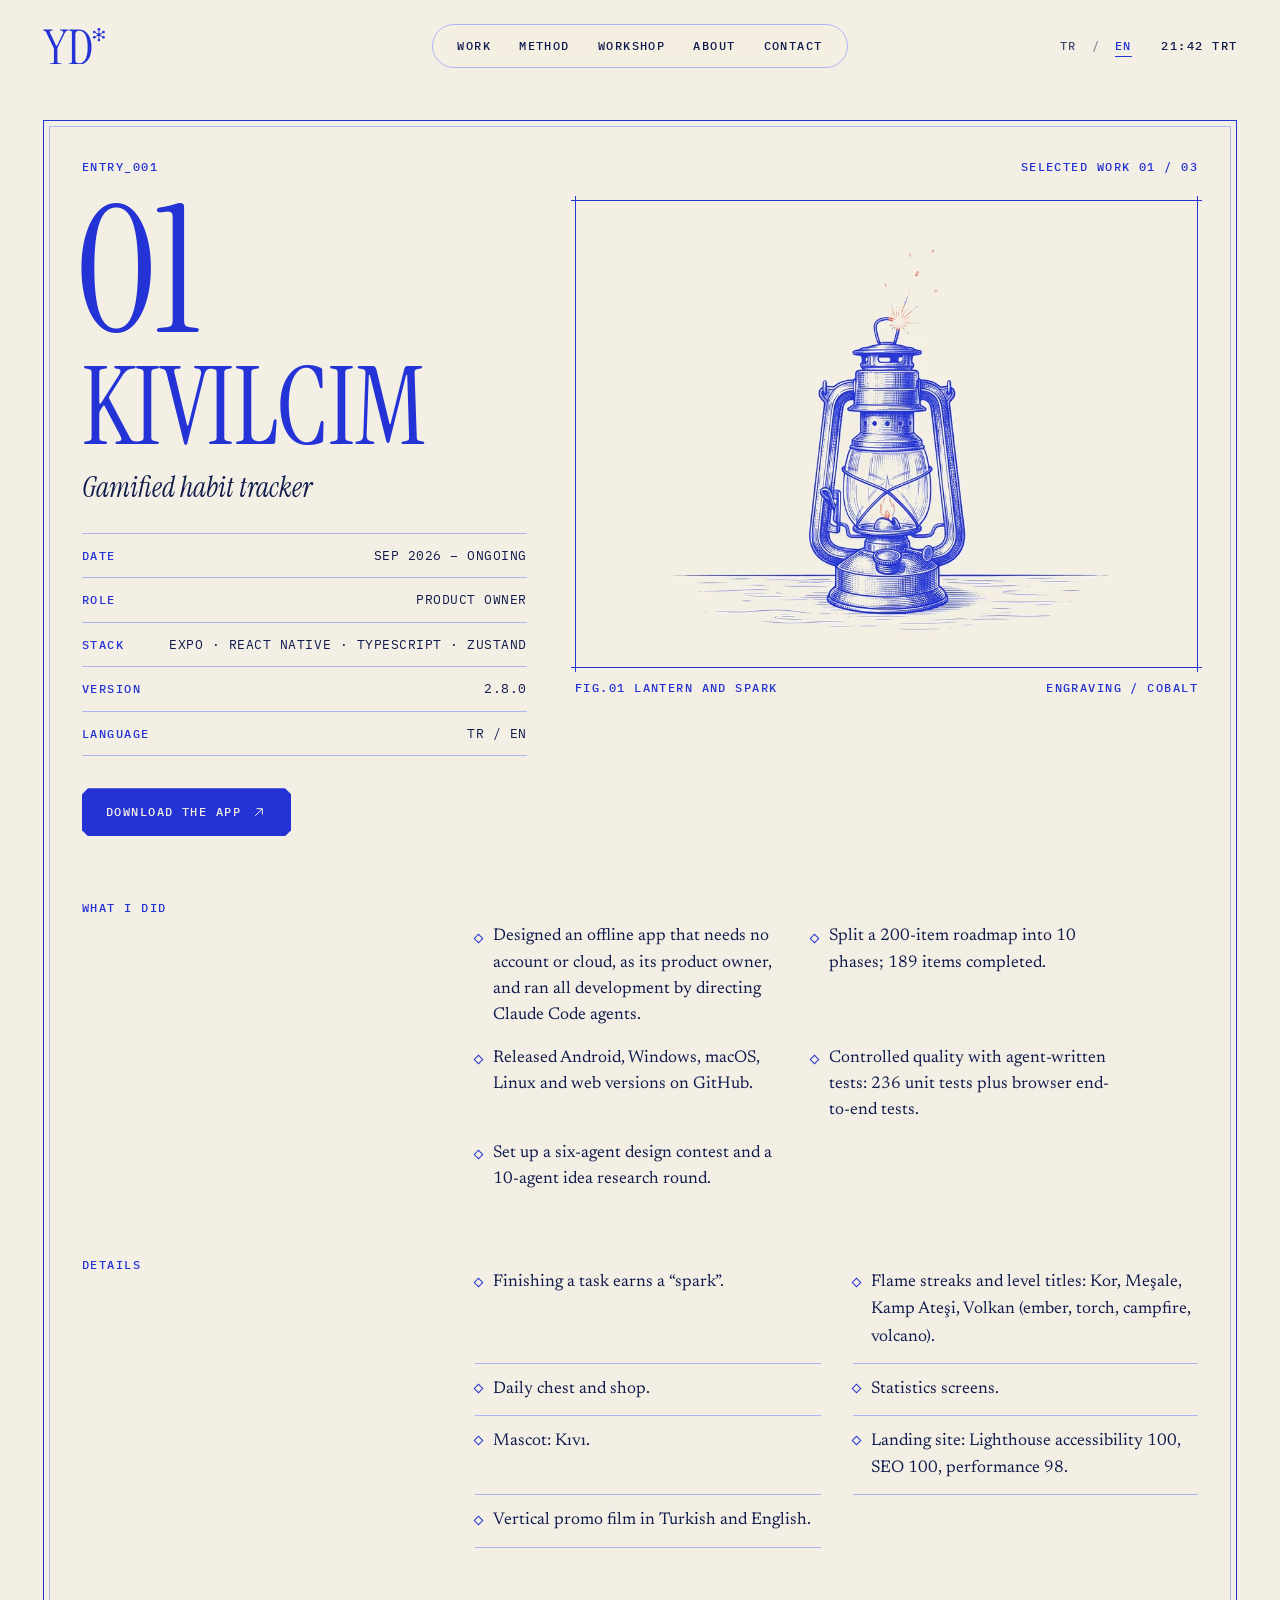
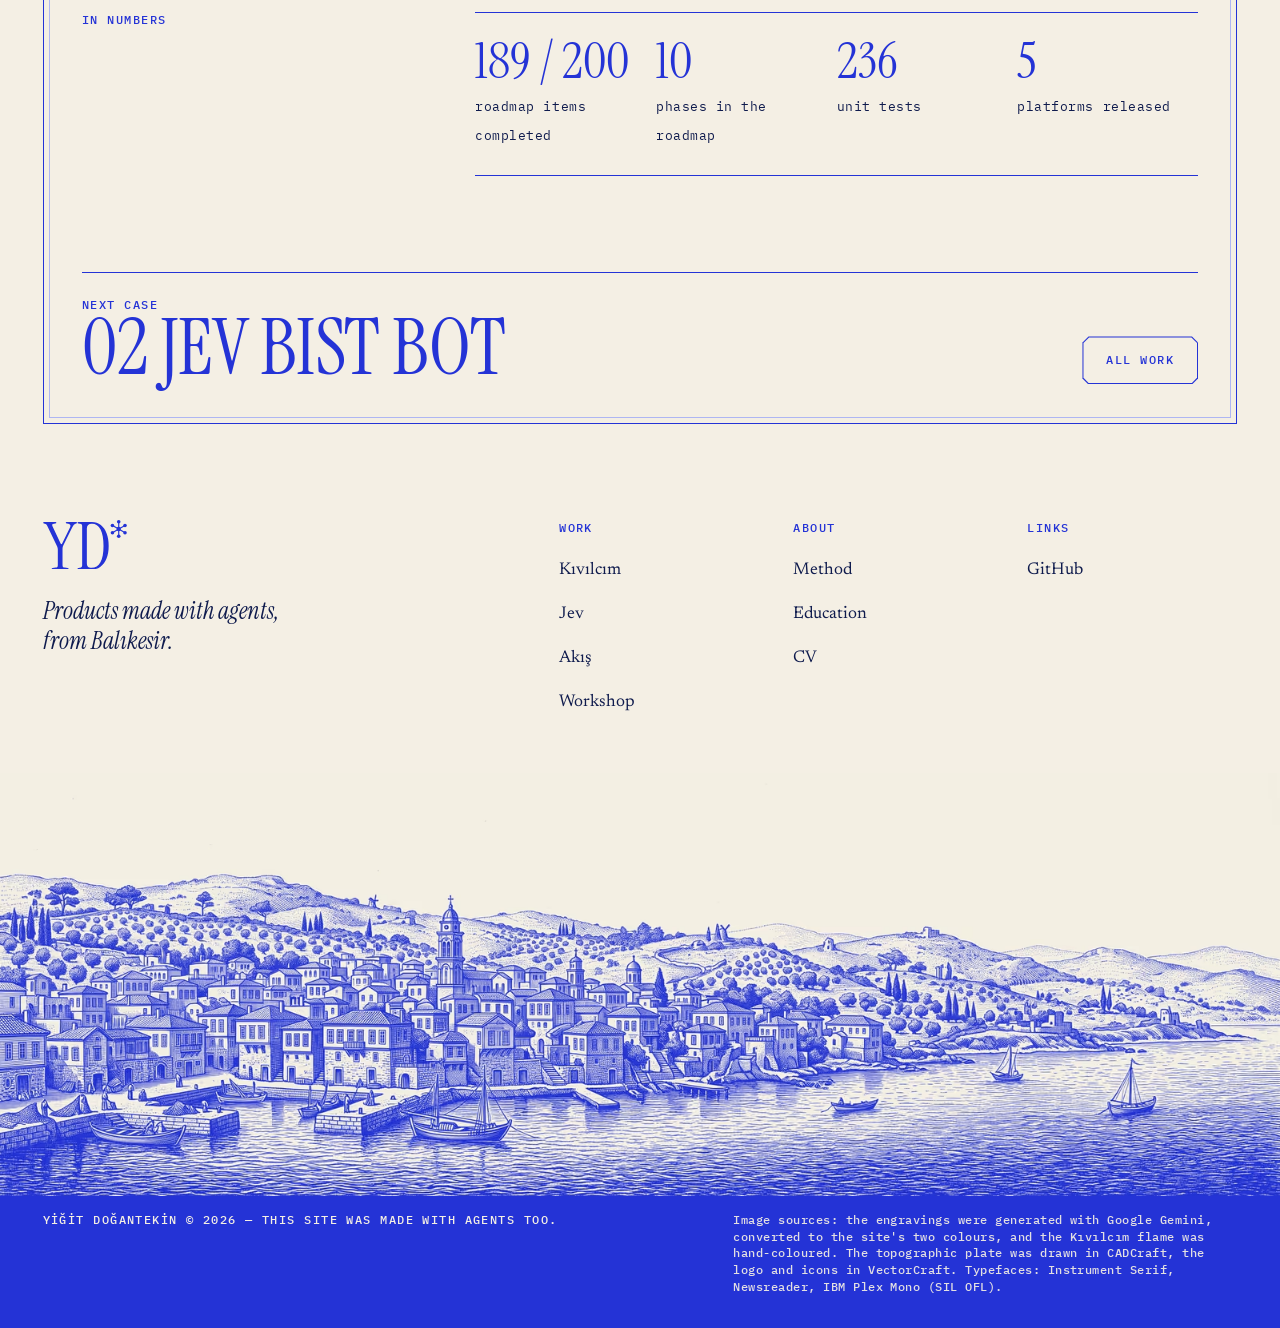
<file: en/work/kivilcim/index.html>
<!doctype html>
<html lang="en" data-sayfa="kivilcim" data-tr="/isler/kivilcim/" data-en="/en/work/kivilcim/">
<head>
<meta charset="utf-8">
<meta name="viewport" content="width=device-width, initial-scale=1">
<title>Kıvılcım — Yiğit Doğantekin</title>
<meta name="description" content="Gamified habit tracker: a 200-item roadmap, 189 items shipped, 236 unit tests, released on five platforms via GitHub. Built by directing AI agents.">
<link rel="canonical" href="https://yigit2015.github.io/en/work/kivilcim/">
<link rel="alternate" hreflang="tr" href="https://yigit2015.github.io/isler/kivilcim/">
<link rel="alternate" hreflang="en" href="https://yigit2015.github.io/en/work/kivilcim/">
<link rel="alternate" hreflang="x-default" href="https://yigit2015.github.io/isler/kivilcim/">
<meta property="og:type" content="article">
<meta property="og:site_name" content="Yiğit Doğantekin">
<meta property="og:title" content="Kıvılcım — Yiğit Doğantekin">
<meta property="og:description" content="Gamified habit tracker: a 200-item roadmap, 189 items shipped, 236 unit tests, released on five platforms via GitHub. Built by directing AI agents.">
<meta property="og:url" content="https://yigit2015.github.io/en/work/kivilcim/">
<meta property="og:image" content="https://yigit2015.github.io/assets/img/og-en.jpg">
<meta property="og:image:width" content="1200">
<meta property="og:image:height" content="630">
<meta property="og:image:alt" content="Copperplate engraving: an explorer seen from behind on a hilltop at the foot of Mount Ida raises his right hand over the calm Gulf of Edremit.">
<meta property="og:locale" content="en_US">
<meta property="og:locale:alternate" content="tr_TR">
<meta name="twitter:card" content="summary_large_image">
<meta name="theme-color" content="#F4EFE4">
<meta name="color-scheme" content="light">
<link rel="icon" href="/favicon.svg" type="image/svg+xml">
<link rel="icon" href="/favicon-32.png" sizes="32x32" type="image/png">
<link rel="apple-touch-icon" href="/apple-touch-icon.png">
<link rel="manifest" href="/site.webmanifest">
<link rel="preload" href="/assets/fonts/InstrumentSerif-Regular.woff2" as="font" type="font/woff2" crossorigin>
<link rel="preload" href="/assets/fonts/IBMPlexMono-Medium.woff2" as="font" type="font/woff2" crossorigin>
<link rel="preload" as="image" type="image/avif" imagesrcset="/assets/img/kivilcim-kapak-1000.avif 1000w, /assets/img/kivilcim-kapak-1600.avif 1600w" imagesizes="(min-width: 1101px) 56vw, 92vw">
<link rel="stylesheet" href="/assets/css/tokens.css">
<link rel="stylesheet" href="/assets/css/site.css">
<script>document.documentElement.classList.add(matchMedia('(prefers-reduced-motion: reduce)').matches?'az-hareket':'js');</script>
</head>
<body>
<a class="atla" href="#icerik" data-i18n="skip">Skip to content</a>
<header class="ust" id="ust">
<a class="logo" href="/en/" data-i18n-href="home" aria-label="Yiğit Doğantekin, home" data-i18n-attr="aria-label:logo.label"><svg aria-hidden="true" focusable="false" class="ikon " xmlns="http://www.w3.org/2000/svg" width="127" height="75" viewBox="0 0 127 75"><path d="M114.5 13.68 L114.5 2.71 M114.5 13.68 L124 8.2 M114.5 13.68 L124 19.16 M114.5 13.68 L114.5 24.64 M114.5 13.68 L105 19.16 M114.5 13.68 L105 8.2" fill="none" stroke="currentColor" stroke-width="1.7" /><circle cx="114.5" cy="13.68" r="3.34" fill="currentColor" /><circle cx="114.5" cy="2.71" r="2.71" fill="currentColor" /><circle cx="124" cy="8.2" r="2.71" fill="currentColor" /><circle cx="124" cy="19.16" r="2.71" fill="currentColor" /><circle cx="114.5" cy="24.64" r="2.71" fill="currentColor" /><circle cx="105" cy="19.16" r="2.71" fill="currentColor" /><circle cx="105" cy="8.2" r="2.71" fill="currentColor" /><path d="M14.7 75 C13.7 75 13.2 74.63 13.2 73.9 C13.2 73.17 13.63 72.77 14.5 72.7 L19 72 C20.33 71.8 21.23 71.45 21.7 70.95 C22.17 70.45 22.4 69.5 22.4 68.1 L22.4 44.5 C22.4 43.03 22.07 41.6 21.4 40.2 L6.7 9.4 C6.23 8.27 5.7 7.4 5.1 6.8 C4.5 6.2 3.63 5.77 2.5 5.5 L1.6 5.3 C0.67 5.1 0.2 4.67 0.2 4 C0.2 3.33 0.7 3 1.7 3 L18.8 3 C19.73 3 20.2 3.37 20.2 4.1 C20.2 4.83 19.63 5.23 18.5 5.3 L16.6 5.5 C15.47 5.57 14.67 5.93 14.2 6.6 C13.73 7.27 13.83 8.3 14.5 9.7 L26.8 35.9 C27.07 36.37 27.4 36.6 27.8 36.6 C28.2 36.6 28.53 36.37 28.8 35.9 L40.6 11.8 C41.47 10.07 41.68 8.65 41.25 7.55 C40.82 6.45 39.83 5.8 38.3 5.6 L36.1 5.3 C34.97 5.1 34.4 4.7 34.4 4.1 C34.4 3.37 34.87 3 35.8 3 L50 3 C51 3 51.5 3.33 51.5 4 C51.5 4.67 51.03 5.1 50.1 5.3 L49.1 5.5 C48.17 5.7 47.35 6.27 46.65 7.2 C45.95 8.13 45.03 9.7 43.9 11.9 L30.8 38.2 C30.33 39.13 30 40.02 29.8 40.85 C29.6 41.68 29.5 42.63 29.5 43.7 L29.5 68.1 C29.5 69.5 29.75 70.45 30.25 70.95 C30.75 71.45 31.63 71.8 32.9 72 L37.4 72.7 C38.27 72.77 38.7 73.17 38.7 73.9 C38.7 74.63 38.2 75 37.2 75 Z" fill="currentColor" /><path d="M53.7 75 C52.7 75 52.2 74.63 52.2 73.9 C52.2 73.3 52.63 72.9 53.5 72.7 L55.8 72.3 C58.07 71.9 59.2 70.6 59.2 68.4 L59.2 9.6 C59.2 8.2 58.98 7.27 58.55 6.8 C58.12 6.33 57.2 5.97 55.8 5.7 L53.5 5.3 C52.63 5.1 52.2 4.7 52.2 4.1 C52.2 3.37 52.7 3 53.7 3 L73.9 3 C79.1 3 83.6 4.52 87.4 7.55 C91.2 10.58 94.13 14.83 96.2 20.3 C98.27 25.77 99.3 32.1 99.3 39.3 C99.3 46.57 98.22 52.87 96.05 58.2 C93.88 63.53 90.83 67.67 86.9 70.6 C82.97 73.53 78.3 75 72.9 75 Z M73.3 72.4 C79.23 72.4 83.75 69.57 86.85 63.9 C89.95 58.23 91.5 50.03 91.5 39.3 C91.5 28.63 90.02 20.35 87.05 14.45 C84.08 8.55 79.7 5.6 73.9 5.6 C68.83 5.6 66.3 8.03 66.3 12.9 L66.3 65.1 C66.3 67.77 66.85 69.65 67.95 70.75 C69.05 71.85 70.83 72.4 73.3 72.4 Z" fill="currentColor" /></svg></a>
<nav aria-label="Main menu" data-i18n-attr="aria-label:nav.label"><ul class="hap"><li><a href="/en/#isler" data-i18n-href="home#isler" data-hedef="isler" data-i18n="nav.isler">Work</a></li><li><a href="/en/#yontem" data-i18n-href="home#yontem" data-hedef="yontem" data-i18n="nav.yontem">Method</a></li><li><a href="/en/#atolye" data-i18n-href="home#atolye" data-hedef="atolye" data-i18n="nav.atolye">Workshop</a></li><li><a href="/en/#hakkimda" data-i18n-href="home#hakkimda" data-hedef="hakkimda" data-i18n="nav.hakkimda">About</a></li><li><a href="/en/#iletisim" data-i18n-href="home#iletisim" data-hedef="iletisim" data-i18n="nav.iletisim">Contact</a></li></ul></nav>
<div class="ust-sag"><div class="dil" role="group" aria-label="Language" data-i18n-attr="aria-label:dil.label"><button type="button" data-dil="tr" lang="tr" aria-pressed="false">TR<span class="sr-only">, Türkçe</span></button><span class="ayrac" aria-hidden="true">/</span><button type="button" data-dil="en" lang="en" aria-pressed="true">EN<span class="sr-only">, English</span></button></div><time class="ust-saat mono" data-saat="kisa" aria-label="Local time in Balıkesir" data-i18n-attr="aria-label:saat.label">--:-- TRT</time>
<button type="button" class="menu-ac" aria-haspopup="dialog" aria-controls="mobil-menu" aria-expanded="false" data-i18n="menu.ac">Menu</button></div>
</header>
<dialog class="mobil-menu ters" id="mobil-menu" aria-label="Main menu" data-i18n-attr="aria-label:nav.label">
<div class="menu-ust"><span class="mono">YD / 39°38′54″N 27°52′57″E</span><button type="button" class="menu-kapat" data-kapat data-i18n="menu.kapat">Close</button></div>
<nav><a href="/en/#isler" data-i18n-href="home#isler" data-kapat><span aria-hidden="true">01</span><span data-i18n="nav.isler">Work</span></a><a href="/en/#yontem" data-i18n-href="home#yontem" data-kapat><span aria-hidden="true">02</span><span data-i18n="nav.yontem">Method</span></a><a href="/en/#atolye" data-i18n-href="home#atolye" data-kapat><span aria-hidden="true">03</span><span data-i18n="nav.atolye">Workshop</span></a><a href="/en/#hakkimda" data-i18n-href="home#hakkimda" data-kapat><span aria-hidden="true">04</span><span data-i18n="nav.hakkimda">About</span></a><a href="/en/#iletisim" data-i18n-href="home#iletisim" data-kapat><span aria-hidden="true">05</span><span data-i18n="nav.iletisim">Contact</span></a></nav>

</dialog>
<main id="icerik" class="vaka-sayfa kap">
<article class="levha" aria-labelledby="vaka-baslik">
<div class="levha-ust mono"><span>ENTRY_001</span><span><span data-i18n="vaka.sira">SELECTED WORK</span>  01 / 03</span></div>
<div class="vaka-bas">
<div class="vaka-sol">
<p class="numara gosterim" aria-hidden="true">01</p>
<h1 class="gosterim" id="vaka-baslik" data-i18n="kv.ad">KIVILCIM</h1>
<p class="alt-baslik" data-i18n="kv.alt">Gamified habit tracker</p>
<dl class="meta mono-metin"><div><dt class="mono" data-i18n="m.tarih">DATE</dt><dd data-i18n="kv.tarih">SEP 2026 – ONGOING</dd></div><div><dt class="mono" data-i18n="m.rol">ROLE</dt><dd data-i18n="kv.rol">PRODUCT OWNER</dd></div><div><dt class="mono" data-i18n="m.yigin">STACK</dt><dd>EXPO · REACT NATIVE · TYPESCRIPT · ZUSTAND</dd></div><div><dt class="mono" data-i18n="m.surum">VERSION</dt><dd>2.8.0</dd></div><div><dt class="mono" data-i18n="m.dil">LANGUAGE</dt><dd>TR / EN</dd></div></dl>
<div class="dugmeler"><a class="dugme dolu" href="https://yigit2015.github.io/kivilcim-indir/" target="_blank" rel="noopener"><span data-i18n="vaka.indir">Download the app</span><span class="sr-only" data-i18n="yeni.sekme">(opens in a new tab)</span><svg aria-hidden="true" focusable="false" class="ikon " xmlns="http://www.w3.org/2000/svg" width="24" height="24" viewBox="0 0 24 24"><path d="M6.75 17.25 L16.25 7.75 M9 7 L17 7 L17 15" fill="none" stroke="currentColor" stroke-width="1.5" stroke-linecap="square" /></svg></a></div>
</div>
<figure class="fig"><div class="fig-cerceve" data-dither><span class="kose k1" aria-hidden="true"></span><span class="kose k2" aria-hidden="true"></span><span class="kose k3" aria-hidden="true"></span><span class="kose k4" aria-hidden="true"></span><picture><source type="image/avif" srcset="/assets/img/kivilcim-kapak-1000.avif 1000w, /assets/img/kivilcim-kapak-1600.avif 1600w" sizes="(min-width: 1101px) 56vw, 92vw"><source type="image/webp" srcset="/assets/img/kivilcim-kapak-1000.webp 1000w, /assets/img/kivilcim-kapak-1600.webp 1600w" sizes="(min-width: 1101px) 56vw, 92vw"><img src="/assets/img/kivilcim-kapak-1600.webp" width="1600" height="1195" fetchpriority="high" decoding="async" alt="Copperplate engraving: an old oil lantern on a table; its small flame and the spark rising from its top are hand-coloured orange." data-i18n-attr="alt:kv.gorsel"></picture></div><figcaption class="mono"><span data-i18n="kv.fig">FIG.01  LANTERN AND SPARK</span><span data-i18n="vaka.gravur">ENGRAVING / COBALT</span></figcaption></figure>
</div>
<section class="vaka-blok" aria-labelledby="b-ne"><h2 class="mono" id="b-ne" data-i18n="v.ne">What I did</h2><div class="icerik"><ul class="vaka-metin"><li data-i18n="kv.m1">Designed an offline app that needs no account or cloud, as its product owner, and ran all development by directing Claude Code agents.</li><li data-i18n="kv.m2">Split a 200-item roadmap into 10 phases; 189 items completed.</li><li data-i18n="kv.m3">Released Android, Windows, macOS, Linux and web versions on GitHub.</li><li data-i18n="kv.m4">Controlled quality with agent-written tests: 236 unit tests plus browser end-to-end tests.</li><li data-i18n="kv.m5">Set up a six-agent design contest and a 10-agent idea research round.</li></ul></div></section>
<section class="vaka-blok" aria-labelledby="b-ayrinti"><h2 class="mono" id="b-ayrinti" data-i18n="v.ayrinti">Details</h2><div class="icerik genis"><ul class="ozellikler"><li data-i18n="kv.d1">Finishing a task earns a “spark”.</li><li data-i18n="kv.d2">Flame streaks and level titles: Kor, Meşale, Kamp Ateşi, Volkan (ember, torch, campfire, volcano).</li><li data-i18n="kv.d3">Daily chest and shop.</li><li data-i18n="kv.d4">Statistics screens.</li><li data-i18n="kv.d5">Mascot: Kıvı.</li><li data-i18n="kv.d6">Landing site: Lighthouse accessibility 100, SEO 100, performance 98.</li><li data-i18n="kv.d7">Vertical promo film in Turkish and English.</li></ul></div></section>
<section class="vaka-blok" aria-labelledby="b-say"><h2 class="mono" id="b-say" data-i18n="v.sayilar">In numbers</h2><div class="vaka-sayilar"><div><strong>189 / 200</strong><span class="mono-metin" data-i18n="kv.s1">roadmap items completed</span></div><div><strong>10</strong><span class="mono-metin" data-i18n="kv.s2">phases in the roadmap</span></div><div><strong>236</strong><span class="mono-metin" data-i18n="kv.s3">unit tests</span></div><div><strong>5</strong><span class="mono-metin" data-i18n="kv.s4">platforms released</span></div></div></section>
<nav class="sonraki" aria-label="NEXT CASE" data-i18n-attr="aria-label:v.sonraki">
<div><p class="mono anahtar" data-i18n="v.sonraki">NEXT CASE</p>
<a class="gosterim" href="/en/work/jev/" data-i18n-href="jev"><span aria-hidden="true">02 </span><span data-i18n="jv.ad">JEV BIST BOT</span></a></div>
<a class="dugme cerceve" href="/en/#isler" data-i18n-href="home#isler" data-i18n="v.tum">All work</a>
</nav>
</article>
</main>
<footer class="alt">
<div class="kap alt-ust">
<div><a class="logo" href="/en/" data-i18n-href="home" aria-label="Yiğit Doğantekin, home" data-i18n-attr="aria-label:logo.label"><svg aria-hidden="true" focusable="false" class="ikon " xmlns="http://www.w3.org/2000/svg" width="127" height="75" viewBox="0 0 127 75"><path d="M114.5 13.68 L114.5 2.71 M114.5 13.68 L124 8.2 M114.5 13.68 L124 19.16 M114.5 13.68 L114.5 24.64 M114.5 13.68 L105 19.16 M114.5 13.68 L105 8.2" fill="none" stroke="currentColor" stroke-width="1.7" /><circle cx="114.5" cy="13.68" r="3.34" fill="currentColor" /><circle cx="114.5" cy="2.71" r="2.71" fill="currentColor" /><circle cx="124" cy="8.2" r="2.71" fill="currentColor" /><circle cx="124" cy="19.16" r="2.71" fill="currentColor" /><circle cx="114.5" cy="24.64" r="2.71" fill="currentColor" /><circle cx="105" cy="19.16" r="2.71" fill="currentColor" /><circle cx="105" cy="8.2" r="2.71" fill="currentColor" /><path d="M14.7 75 C13.7 75 13.2 74.63 13.2 73.9 C13.2 73.17 13.63 72.77 14.5 72.7 L19 72 C20.33 71.8 21.23 71.45 21.7 70.95 C22.17 70.45 22.4 69.5 22.4 68.1 L22.4 44.5 C22.4 43.03 22.07 41.6 21.4 40.2 L6.7 9.4 C6.23 8.27 5.7 7.4 5.1 6.8 C4.5 6.2 3.63 5.77 2.5 5.5 L1.6 5.3 C0.67 5.1 0.2 4.67 0.2 4 C0.2 3.33 0.7 3 1.7 3 L18.8 3 C19.73 3 20.2 3.37 20.2 4.1 C20.2 4.83 19.63 5.23 18.5 5.3 L16.6 5.5 C15.47 5.57 14.67 5.93 14.2 6.6 C13.73 7.27 13.83 8.3 14.5 9.7 L26.8 35.9 C27.07 36.37 27.4 36.6 27.8 36.6 C28.2 36.6 28.53 36.37 28.8 35.9 L40.6 11.8 C41.47 10.07 41.68 8.65 41.25 7.55 C40.82 6.45 39.83 5.8 38.3 5.6 L36.1 5.3 C34.97 5.1 34.4 4.7 34.4 4.1 C34.4 3.37 34.87 3 35.8 3 L50 3 C51 3 51.5 3.33 51.5 4 C51.5 4.67 51.03 5.1 50.1 5.3 L49.1 5.5 C48.17 5.7 47.35 6.27 46.65 7.2 C45.95 8.13 45.03 9.7 43.9 11.9 L30.8 38.2 C30.33 39.13 30 40.02 29.8 40.85 C29.6 41.68 29.5 42.63 29.5 43.7 L29.5 68.1 C29.5 69.5 29.75 70.45 30.25 70.95 C30.75 71.45 31.63 71.8 32.9 72 L37.4 72.7 C38.27 72.77 38.7 73.17 38.7 73.9 C38.7 74.63 38.2 75 37.2 75 Z" fill="currentColor" /><path d="M53.7 75 C52.7 75 52.2 74.63 52.2 73.9 C52.2 73.3 52.63 72.9 53.5 72.7 L55.8 72.3 C58.07 71.9 59.2 70.6 59.2 68.4 L59.2 9.6 C59.2 8.2 58.98 7.27 58.55 6.8 C58.12 6.33 57.2 5.97 55.8 5.7 L53.5 5.3 C52.63 5.1 52.2 4.7 52.2 4.1 C52.2 3.37 52.7 3 53.7 3 L73.9 3 C79.1 3 83.6 4.52 87.4 7.55 C91.2 10.58 94.13 14.83 96.2 20.3 C98.27 25.77 99.3 32.1 99.3 39.3 C99.3 46.57 98.22 52.87 96.05 58.2 C93.88 63.53 90.83 67.67 86.9 70.6 C82.97 73.53 78.3 75 72.9 75 Z M73.3 72.4 C79.23 72.4 83.75 69.57 86.85 63.9 C89.95 58.23 91.5 50.03 91.5 39.3 C91.5 28.63 90.02 20.35 87.05 14.45 C84.08 8.55 79.7 5.6 73.9 5.6 C68.83 5.6 66.3 8.03 66.3 12.9 L66.3 65.1 C66.3 67.77 66.85 69.65 67.95 70.75 C69.05 71.85 70.83 72.4 73.3 72.4 Z" fill="currentColor" /></svg></a>
<p class="cumle" data-i18n="ft.cumle">Products made with agents, from Balıkesir.</p></div>
<nav class="alt-sutunlar" aria-label="Footer menu" data-i18n-attr="aria-label:ft.nav">
<div><p class="mono baslik" id="ft-isler" data-i18n="ft.isler">WORK</p><ul aria-labelledby="ft-isler">
<li><a href="/en/work/kivilcim/" data-i18n-href="kivilcim">Kıvılcım</a></li>
<li><a href="/en/work/jev/" data-i18n-href="jev">Jev</a></li>
<li><a href="/en/work/akis/" data-i18n-href="akis">Akış</a></li>
<li><a href="/en/#atolye" data-i18n-href="home#atolye" data-i18n="nav.atolye">Workshop</a></li></ul></div>
<div><p class="mono baslik" id="ft-hakkimda" data-i18n="ft.hakkimda">ABOUT</p><ul aria-labelledby="ft-hakkimda">
<li><a href="/en/#yontem" data-i18n-href="home#yontem" data-i18n="nav.yontem">Method</a></li>
<li><a href="/en/#egitim" data-i18n-href="home#egitim" data-i18n="ft.egitim">Education</a></li>
<li><a href="/cv/yigit-dogantekin-cv-en.pdf" data-i18n-href="cv" download data-i18n="ft.cv">CV</a></li></ul></div>
<div><p class="mono baslik" id="ft-baglanti" data-i18n="ft.baglanti">LINKS</p><ul aria-labelledby="ft-baglanti">

<li><a href="https://github.com/yigit2015" rel="me noopener">GitHub</a></li></ul></div>
</nav></div>
<div class="alt-gorsel"><picture>
<source type="image/avif" srcset="/assets/img/footer-kiyi-1000.avif 1000w, /assets/img/footer-kiyi-1600.avif 1600w, /assets/img/footer-kiyi-2400.avif 2400w" sizes="100vw">
<source type="image/webp" srcset="/assets/img/footer-kiyi-1000.webp 1000w, /assets/img/footer-kiyi-1600.webp 1600w, /assets/img/footer-kiyi-2400.webp 2400w" sizes="100vw">
<img src="/assets/img/footer-kiyi-1600.webp" width="1600" height="529" loading="lazy" decoding="async" alt="Copperplate engraving: an Aegean coastal town with stone houses, olive groves and a small harbour, calm sea in front." data-i18n-attr="alt:ft.gorsel">
</picture></div>
<div class="alt-bant ters"><div class="kap">
<p class="mono" data-i18n="ft.alt">YİĞİT DOĞANTEKİN © 2026 — THIS SITE WAS MADE WITH AGENTS TOO.</p>
<p class="mono kaynak" data-i18n="ft.kaynak">Image sources: the engravings were generated with Google Gemini, converted to the site's two colours, and the Kıvılcım flame was hand-coloured. The topographic plate was drawn in CADCraft, the logo and icons in VectorCraft. Typefaces: Instrument Serif, Newsreader, IBM Plex Mono (SIL OFL).</p>
</div></div>
</footer>
<script type="application/json" id="sozluk">{"t":{"skip":["İçeriğe geç","Skip to content"],"logo.label":["Yiğit Doğantekin, ana sayfa","Yiğit Doğantekin, home"],"nav.label":["Ana menü","Main menu"],"nav.isler":["İşler","Work"],"nav.yontem":["Yöntem","Method"],"nav.atolye":["Atölye","Workshop"],"nav.hakkimda":["Hakkımda","About"],"nav.iletisim":["İletişim","Contact"],"menu.ac":["Menü","Menu"],"menu.kapat":["Kapat","Close"],"dil.label":["Dil","Language"],"saat.label":["Balıkesir'de yerel saat","Local time in Balıkesir"],"hud.koordinat":["KOORDİNAT","COORDINATES"],"hud.konum":["KONUM","LOCATION"],"hud.durum":["DURUM","STATUS"],"hud.durum.v":["YENİ ROLLERE AÇIK","OPEN TO NEW ROLES"],"hud.alan":["ALAN","FIELD"],"hud.alan.v":["YZ OTOMASYONU","AI AUTOMATION"],"hud.arac":["ARAÇ","TOOL"],"hud.imlec":["İMLEÇ","CURSOR"],"hud.saat":["SAAT","TIME"],"hud.saha":["SAHA NOTLARI / ENTRY_000","FIELD NOTES / ENTRY_000"],"hud.kaydir":["KAYDIR","SCROLL"],"hero.unvan":["YAPAY ZEKÂ OTOMASYONU VE PROMPT TASARIMI","AI AUTOMATION AND PROMPT DESIGN"],"hero.cumle":["Fikirleri <em>ajanlarla<\/em> yayınlanmış ürüne çeviriyorum.","I turn ideas into shipped products <em>by directing<\/em> AI agents."],"hero.isler":["İşleri gör","See the work"],"hero.cv":["CV indir","Download CV"],"hero.alt":["Bakır baskı gravür: Kaz Dağları'nın eteğinde bir tepede arkadan görülen bir kâşif, sağ elini kaldırmış, sakin Edremit Körfezi'ne bakıyor.","Copperplate engraving: an explorer seen from behind on a hilltop at the foot of Mount Ida raises his right hand over the calm Gulf of Edremit."],"say.label":["Sayılarla","In numbers"],"say.1":["yol haritası maddesi tamamlandı (Kıvılcım)","roadmap items shipped (Kıvılcım)"],"say.2":["birim testi + tarayıcıda uçtan uca testler","unit tests + browser end-to-end tests"],"say.3":["platformda yayın: Android, Windows, macOS, Linux, web","platforms released: Android, Windows, macOS, Linux, web"],"say.4":["KAP bildirimiyle geriye dönük test (Jev)","KAP disclosures backtested (Jev)"],"isler.baslik":["Seçili işler","Selected work"],"isler.sag":["ÜÇ VAKA, ATLAS DÜZENİ","THREE CASES, ATLAS PLATES"],"m.tarih":["TARİH","DATE"],"m.rol":["ROL","ROLE"],"m.yigin":["YIĞIN","STACK"],"m.surum":["SÜRÜM","VERSION"],"m.dil":["DİL","LANGUAGE"],"m.mod":["MOD","MODE"],"m.bicim":["BİÇİM","FORMAT"],"m.hedef":["HEDEF","GOAL"],"vaka.oku":["Vaka sayfasını oku","Read the case study"],"vaka.indir":["Uygulamayı indir","Download the app"],"vaka.sira":["SEÇİLİ İŞLER","SELECTED WORK"],"vaka.gravur":["GRAVÜR / KOBALT","ENGRAVING / COBALT"],"yeni.sekme":["(yeni sekmede açılır)","(opens in a new tab)"],"kv.ad":["KIVILCIM","KIVILCIM"],"kv.alt":["Oyunlaştırılmış alışkanlık takip uygulaması","Gamified habit tracker"],"kv.tarih":["EYL 2026 – DEVAM","SEP 2026 – ONGOING"],"kv.rol":["ÜRÜN SAHİBİ","PRODUCT OWNER"],"kv.fig":["FIG.01  FENER VE KIVILCIM","FIG.01  LANTERN AND SPARK"],"kv.gorsel":["Bakır baskı gravür: masada eski bir gaz feneri; içindeki küçük alev ve tepesinden yükselen kıvılcım turuncu boyalı.","Copperplate engraving: an old oil lantern on a table; its small flame and the spark rising from its top are hand-coloured orange."],"kv.m1":["Hesap ve bulut gerektirmeyen, tüm verisi cihazda duran uygulamayı ürün sahibi olarak tasarladım. Geliştirmenin tamamını Claude Code ajanlarını yöneterek yürüttüm.","Designed an offline app that needs no account or cloud, as its product owner, and ran all development by directing Claude Code agents."],"kv.m2":["200 maddelik yol haritasını 10 faza böldüm, ajanlara faz faz iş dağıttım; 189 madde tamamlandı.","Split a 200-item roadmap into 10 phases; 189 items completed."],"kv.m3":["Android, Windows, macOS, Linux ve web sürümlerini GitHub'da yayınladım.","Released Android, Windows, macOS, Linux and web versions on GitHub."],"kv.m4":["Kaliteyi ajanlara yazdırdığım testlerle denetledim: 236 birim testi ve tarayıcıda çalışan uçtan uca testler.","Controlled quality with agent-written tests: 236 unit tests plus browser end-to-end tests."],"kv.m5":["Altı ajanlı bir tasarım yarışması ve 10 ajanlı bir fikir araştırması kurdum.","Set up a six-agent design contest and a 10-agent idea research round."],"jv.ad":["JEV BIST BOTU","JEV BIST BOT"],"jv.alt":["Haber yorumlayan sinyal botu","News-reading signal bot"],"jv.tarih":["EKİ 2026","OCT 2026"],"jv.yigin":["PYTHON · TELEGRAM · YEREL PANEL","PYTHON · TELEGRAM · LOCAL DASHBOARD"],"jv.mod":["KÂĞIT (SİMÜLASYON)","PAPER (SIMULATION)"],"jv.fig":["FIG.02  ŞERİT VE GRAFİK","FIG.02  TAPE AND CHART"],"jv.gorsel":["Bakır baskı gravür: cam fanus altında 19. yüzyıldan bir borsa şerit makinesi; çıkan kâğıt şerit kıvrılarak yükselen bir çizgi grafiğe dönüşüyor.","Copperplate engraving: a 19th-century stock ticker under a glass dome; its paper tape curls out and turns into a rising line chart."],"jv.metin":["Borsa İstanbul şirket açıklamalarını (KAP) bir yapay zekâ modeline yorumlatıp al / sat sinyali üreten Python botunu Claude Code ile geliştirdim. Haberi model yorumluyor; alım ve risk kararını kod veriyor. 1.628 KAP bildirimiyle geriye dönük test yaptım. Bot yalnızca kâğıt (simülasyon) modunda denendi, gerçek emir göndermez.","Built, with Claude Code, a Python bot that has an AI model read Borsa Istanbul company disclosures (KAP) and produce buy / sell signals. The model interprets the news; code makes the buy and risk decisions. Backtested on 1,628 KAP disclosures. Tested in paper (simulation) mode only; it sends no real orders."],"ak.ad":["AKIŞ","AKIŞ"],"ak.alt":["Kişisel bütçe uygulaması","Personal budgeting app"],"ak.tarih":["EYL 2026","SEP 2026"],"ak.bicim":["TEK DOSYA WEB UYGULAMASI","SINGLE-FILE WEB APP"],"ak.hedef":["2 DOKUNUŞTA HARCAMA","AN EXPENSE IN 2 TAPS"],"ak.fig":["FIG.03  NEHİR VE PARALAR","FIG.03  RIVER AND COINS"],"ak.gorsel":["Bakır baskı gravür: vadide kıvrılarak akan sakin bir nehir; ön planda akıntıda yuvarlanan eski madeni paralar.","Copperplate engraving: a calm river winding through a valley, with old coins tumbling in the current in the foreground."],"ak.metin":["Harcamayı 2 dokunuşla girmeyi hedefleyen bütçe uygulamasının gereksinimlerini “Sıfır Sürtünme” adlı bir ürün belgesiyle belirledim ve Claude ile tek dosyalık bir web uygulaması olarak geliştirdim.","Defined the requirements for a budgeting app built around entering an expense in 2 taps, in a product spec called “Zero Friction”, and built it with Claude as a single-file web app."],"yt.baslik":["Nasıl çalışıyorum","How I work"],"yt.sag":["YÖNTEM / BEŞ DURAK","METHOD / FIVE STOPS"],"yt.1.b":["Brief","Brief"],"yt.1.m":["İsteği net bir ürün belgesine çeviriyorum (ne, kimin için, neyin “bitti” sayılacağı).","I turn the request into a clear product spec."],"yt.2.b":["Yol haritası","Roadmap"],"yt.2.m":["İşi fazlara ve maddelere bölüyorum (Kıvılcım: 200 madde, 10 faz).","I split the work into phases and items."],"yt.3.b":["Ajanlara dağıtım","Agents"],"yt.3.m":["Her fazı ajanlara paylaştırıyor, paralel çalıştırıyorum; tasarım yarışması, fikir araştırması gibi çok ajanlı turlar kuruyorum.","I distribute phases to agents and run them in parallel."],"yt.4.b":["Testle denetim","Tests"],"yt.4.m":["Kaliteyi ajanlara yazdırdığım birim ve uçtan uca testlerle ölçüyorum; doğrulanmayanı “bitti” saymıyorum.","I measure quality with agent-written unit and end-to-end tests; nothing counts as done until verified."],"yt.5.b":["Yayın","Release"],"yt.5.m":["Ürünü gerçek kullanıcıya ulaştırıyorum: GitHub sürümleri, web sitesi, masaüstü kurulum paketi.","I ship to real users."],"yt.araclar":["ARAÇLAR  CLAUDE CODE · SKILL / MCP / HOOK · ÇOKLU AJAN · GEMINI · CHATGPT · OBSIDIAN","TOOLS  CLAUDE CODE · SKILL / MCP / HOOK · MULTI-AGENT · GEMINI · CHATGPT · OBSIDIAN"],"yt.durak":["DURAK","STOP"],"at.baslik":["Atölye","Workshop"],"at.sag":["DİĞER İŞLER / DİZİN","OTHER WORK / INDEX"],"at.caption":["Atölye dizini: diğer işler","Workshop index: other work"],"at.no":["NO","NO"],"at.ad":["AD","NAME"],"at.ne":["NE","WHAT"],"at.yil":["YIL","YEAR"],"at.durum":["DURUM","STATUS"],"d.yapim":["Yapım sürüyor","In progress"],"d.gizli":["Kod gizli","Private code"],"d.calisiyor":["Çalışıyor","Running"],"d.teslim":["Teslim edildi","Delivered"],"d.bitti":["Bitti","Done"],"a4.ad":["Beyin (<span lang=\"en\">Windows<\/span>)","<span lang=\"tr\">Beyin<\/span> (Windows)"],"a4.ne":["Obsidian kasasını canlı bir ağ, dönen bir küre ve günlük özet olarak gösteren çevrimdışı Windows uygulaması (.NET, WPF); Mac sürümünün Windows eşi.","Offline Windows app that shows an Obsidian vault as a live network, a rotating globe and a daily summary (.NET, WPF); Windows twin of the Mac app."],"a5.ad":["AI Odası","AI Room"],"a5.ne":["Birden fazla yapay zekânın aynı odada grup sohbeti yaptığı, canlı ekip görünümlü, hakemli çok ajanlı çalışma alanı; yapay zekâ başına token takibi.","Multi-agent workspace where several AIs talk in one room, with a live team view, a referee and per-AI token tracking."],"a6.ad":["BAVT","BAVT"],"a6.ne":["Nokta matris ve bilimkurgu HUD dilinde iOS bütçe uygulaması (SwiftUI, SwiftData); Mac olmadan GitHub Actions ile derlendi.","iOS budgeting app in a dot-matrix, sci-fi HUD style (SwiftUI, SwiftData), built without a Mac via GitHub Actions."],"a7.ad":["Fiyat Avcısı","Price Hunter"],"a7.ne":["Zincir market, toptancı ve pazaryeri fiyatlarını günde iki kez tarayıp fırsatlara AL / DİKKAT / ALMA kararı veren otonom ajan (11 kaynak).","Autonomous agent that scans chain stores, wholesalers and marketplaces twice a day and labels deals BUY / CAUTION / SKIP (11 sources)."],"a8.ad":["Tuna Market Kasa","Tuna Market Till"],"a8.ne":["Bir marketin Excel'deki gün sonu kasa raporunun yerini alan Windows uygulaması (Electron).","Windows app (Electron) that replaced a shop's end-of-day cash report in Excel."],"a9.ad":["Borsa Haber Ajanı","Market News Agent"],"a9.ne":["Son 24 saatin borsa haberlerini kaynaklı kartlar halinde toplayan Claude Code ajanı ve /borsa komutu.","Claude Code agent and /borsa command that collects the last 24 hours of market news as sourced cards."],"a10.ad":["İkinci Beyin","Second Brain"],"a10.ne":["İki Claude hesabının tüm konuşmalarını otomatik olarak Obsidian'a arşivleyen, hesaplar arası devir notu bırakan kişisel bilgi sistemi (hook'lar).","Personal knowledge system that archives every conversation from two Claude accounts into Obsidian automatically, with hand-off notes between accounts (hooks)."],"k.etiketler":["AL · DİKKAT · ALMA","BUY · CAUTION · SKIP"],"k.kaynak":["11 KAYNAK · GÜNDE 2 TARAMA","11 SOURCES · 2 SCANS A DAY"],"k.fis":["GÜN SONU KASA RAPORU","END-OF-DAY CASH REPORT"],"k.fis2":["EXCEL → ELECTRON","EXCEL → ELECTRON"],"k.hakem":["ÇOK AJANLI · HAKEMLİ","MULTI-AGENT · REFEREED"],"k.bavt":["SWIFTUI · SWIFTDATA · GITHUB ACTIONS","SWIFTUI · SWIFTDATA · GITHUB ACTIONS"],"k.beyin":["İKİ HESAP · OBSIDIAN · HOOK","TWO ACCOUNTS · OBSIDIAN · HOOKS"],"hk.baslik":["Hakkımda","About"],"hk.sag":["SAHA DEFTERİ / BALIKESİR","FIELD BOOK / BALIKESİR"],"hk.metin":["Claude Code ve çoklu ajan iş akışlarıyla fikirleri yayınlanmış ürüne dönüştürüyorum. Kıvılcım uygulamasını ürün sahibi olarak tasarladım, geliştirmenin tamamını yapay zekâ ajanlarını yöneterek yürüttüm ve beş platformda yayınladım. OpenAI araçlarını ilk beta dönemlerinden beri kullanıyorum, son bir yıldır aktif olarak proje geliştiriyorum. Yapay zekâ otomasyonu ve prompt engineering alanında giriş seviyesi bir rol arıyorum.","Entry-level AI automation practitioner who takes products from idea to release with Claude Code and multi-agent workflows. Designed the Kıvılcım habit app as product owner, ran all development by directing AI agents, and released it on five platforms. User of OpenAI tools since the early betas, building projects actively for the past year. Looking for an entry-level role in AI automation or prompt engineering."],"hk.beceriler":["Beceriler","Skills"],"hk.b1":["Claude Code","Claude Code"],"hk.b2":["AI agent ve çoklu ajan yönetimi","AI agent and multi-agent orchestration"],"hk.b3":["Prompt engineering","Prompt engineering"],"hk.b4":["Skill / MCP / hook kurulumu","Skill / MCP / hook setup"],"hk.b5":["ChatGPT (OpenAI), Gemini","ChatGPT (OpenAI), Gemini"],"hk.b6":["Yol haritası ve test takibi","Roadmapping and test tracking"],"hk.egitim":["Eğitim","Education"],"hk.e1":["Manisa Celal Bayar Üniversitesi — Alternatif Enerji Kaynakları Teknolojisi (Ön Lisans), 2024–2026","Manisa Celal Bayar University — Associate Degree, Alternative Energy Resources Technology, 2024–2026"],"hk.e2":["Balıkesir Sınav Koleji — Lise, İngilizce eğitim programı","Balıkesir Sınav College — High School, English language program"],"hk.diller":["Diller","Languages"],"hk.d1":["Türkçe (ana dil)","Turkish (native)"],"hk.d2":["İngilizce (B1, sertifikalı)","English (B1, certified)"],"il.kayit":["ENTRY_007 / İLETİŞİM","ENTRY_007 / CONTACT"],"il.baslik":["Bir fikrin mi var? <em>Birlikte<\/em> yayınlayalım.","Got an idea? Let's ship it <em>together<\/em>."],"il.eposta":["E-POSTA","EMAIL"],"il.kopyala":["Kopyala","Copy"],"il.kopyalandi":["Kopyalandı","Copied"],"il.kopyala.label":["E-posta adresini kopyala","Copy the email address"],"il.github":["GITHUB","GITHUB"],"il.kivilcim":["KIVILCIM","KIVILCIM"],"ft.cumle":["Balıkesir'den, ajanlarla yapılan ürünler.","Products made with agents, from Balıkesir."],"ft.isler":["İŞLER","WORK"],"ft.hakkimda":["HAKKIMDA","ABOUT"],"ft.baglanti":["BAĞLANTI","LINKS"],"ft.egitim":["Eğitim","Education"],"ft.cv":["CV","CV"],"ft.eposta":["E-posta","Email"],"ft.nav":["Alt menü","Footer menu"],"ft.alt":["YİĞİT DOĞANTEKİN © 2026 — BU SİTE DE AJANLARLA YAPILDI.","YİĞİT DOĞANTEKİN © 2026 — THIS SITE WAS MADE WITH AGENTS TOO."],"ft.kaynak":["Görsel kaynakları: gravürler Google Gemini ile üretildi, sitenin iki rengine çevrildi ve Kıvılcım alevi elle boyandı. Topografik pafta CADCraft, logo ve ikonlar VectorCraft ile çizildi. Yazı tipleri Instrument Serif, Newsreader, IBM Plex Mono (SIL OFL).","Image sources: the engravings were generated with Google Gemini, converted to the site's two colours, and the Kıvılcım flame was hand-coloured. The topographic plate was drawn in CADCraft, the logo and icons in VectorCraft. Typefaces: Instrument Serif, Newsreader, IBM Plex Mono (SIL OFL)."],"ft.gorsel":["Bakır baskı gravür: taş evli, zeytinlikli, küçük limanlı bir Ege kıyı kasabası; önde sakin deniz.","Copperplate engraving: an Aegean coastal town with stone houses, olive groves and a small harbour, calm sea in front."],"e.h1":["Bu sayfa haritada yok.","This page isn't on the map."],"e.p":["Ana sayfaya dön ya da manzaranın tadını çıkar.","Head home or enjoy the view."],"e.hata":["Hata 404: ","Error 404: "],"pdf":[" (PDF)"," (PDF)"],"e.ejderha":["BURADA EJDERHALAR VAR","HERE BE DRAGONS"],"e.don":["Ana sayfaya dön","Head home"],"e.gorsel":["Bakır baskı gravür: uzun paltolu küçük bir kâşif, eski bir Ege deniz haritasının yırtık kenarında durup haritanın bittiği boşluğa bakıyor.","Copperplate engraving: a small explorer in a long coat stands at the torn edge of an old Aegean sea chart, looking into the blank where the map ends."],"v.ne":["Ne yaptım","What I did"],"v.ayrinti":["Ayrıntılar","Details"],"v.sayilar":["Sayılarla","In numbers"],"v.ilke":["Tasarım ilkesi","Design principle"],"v.sonraki":["SONRAKİ İŞ","NEXT CASE"],"v.tum":["Tüm işler","All work"],"kv.d1":["Görev bitirince “kıvılcım” kazanılır.","Finishing a task earns a “spark”."],"kv.d2":["Alev serisi ve seviye unvanları: Kor, Meşale, Kamp Ateşi, Volkan.","Flame streaks and level titles: Kor, Meşale, Kamp Ateşi, Volkan (ember, torch, campfire, volcano)."],"kv.d3":["Günlük sandık ve mağaza.","Daily chest and shop."],"kv.d4":["İstatistik ekranları.","Statistics screens."],"kv.d5":["Maskot: Kıvı.","Mascot: Kıvı."],"kv.d6":["Tanıtım sitesi: Lighthouse erişilebilirlik 100, SEO 100, performans 98.","Landing site: Lighthouse accessibility 100, SEO 100, performance 98."],"kv.d7":["Türkçe ve İngilizce dikey reklam filmi.","Vertical promo film in Turkish and English."],"kv.s1":["yol haritası maddesi tamamlandı","roadmap items completed"],"kv.s2":["faza bölünmüş yol haritası","phases in the roadmap"],"kv.s3":["birim testi","unit tests"],"kv.s4":["platformda yayın","platforms released"],"jv.ilke":["“Model yorumlar, kod karar verir.” Model haberin önemini ve fiyata etkisini puanlar; ne zaman ve ne kadar alınacağını puan formülü, RSI/SMA filtresi ve risk limitleri belirler.","“The model interprets, the code decides.” The model scores how important a disclosure is and its likely price impact; a scoring formula, an RSI/SMA filter and risk limits decide when to buy and how much."],"jv.d1":["Risk limitleri: pozisyon başı %10, günlük zarar limiti %3, toplam düşüş limiti %10.","Risk limits: 10% per position, 3% daily loss limit, 10% total drawdown limit."],"jv.d2":["Sinyaller Telegram'a ve yerel bir panele düşer.","Signals arrive in Telegram and on a local dashboard."],"jv.d3":["1.628 bildirimin model maliyeti yaklaşık 11 sent.","Model cost for the 1,628 disclosures: about 11 cents."],"jv.uyari.b":["YALNIZ KÂĞIT MODU","PAPER MODE ONLY"],"jv.uyari":["Bot yalnızca kâğıt (simülasyon) modunda denendi, gerçek emir göndermez.","Tested in paper (simulation) mode only; it sends no real orders."],"jv.s1":["KAP bildirimiyle geriye dönük test","KAP disclosures backtested"],"jv.s2":["model maliyeti, 1.628 bildirim için","model cost for 1,628 disclosures"],"jv.s3":["pozisyon başı üst sınır","cap per position"],"jv.s4":["günlük zarar limiti","daily loss limit"],"ak.d1":["Kurulum ve hesap yok.","No setup and no account."],"ak.d2":["200'den fazla anahtar kelimeyle otomatik kategori; elle düzeltildikçe öğrenir.","Automatic categories from more than 200 keywords; it learns as you correct it."],"ak.d3":["Kredi kartı ekstre mantığı.","Credit-card statement logic."],"ak.d4":["Maaş günü döngüsü.","Payday cycle."],"ak.d5":["Hedefler.","Goals."],"ak.d6":["Harcama ısı haritası ve 6 aylık trend.","Spending heat map and 6-month trend."],"ak.d7":["Piksel maskot: “Kuruş”.","Pixel mascot: “Kuruş”."],"ak.s1":["dokunuşta harcama girişi","taps to log an expense"],"ak.s2":["anahtar kelimeyle otomatik kategori","keywords for automatic categories"],"ak.s3":["aylık harcama trendi","month spending trend"],"ak.s4":["dosya, kurulum yok","file, no install"],"meta.home.t":["Yiğit Doğantekin — Yapay zekâ otomasyonu ve prompt tasarımı","Yiğit Doğantekin — AI automation and prompt design"],"meta.home.d":["Fikirleri yapay zekâ ajanlarını yöneterek yayınlanmış ürüne çeviriyorum. Kıvılcım, Jev BIST botu, Akış ve atölyedeki diğer işler.","I turn ideas into shipped products by directing AI agents. Kıvılcım, the Jev BIST bot, Akış and other work from the workshop."],"meta.kivilcim.t":["Kıvılcım — Yiğit Doğantekin","Kıvılcım — Yiğit Doğantekin"],"meta.kivilcim.d":["Oyunlaştırılmış alışkanlık takip uygulaması: 200 maddelik yol haritası, 189 madde, 236 birim testi, beş platformda GitHub yayını. Ajanları yöneterek geliştirildi.","Gamified habit tracker: a 200-item roadmap, 189 items shipped, 236 unit tests, released on five platforms via GitHub. Built by directing AI agents."],"meta.jev.t":["Jev BIST botu — Yiğit Doğantekin","Jev BIST bot — Yiğit Doğantekin"],"meta.jev.d":["KAP bildirimlerini bir yapay zekâ modeline yorumlatıp sinyal üreten Python botu. 1.628 bildirimle geriye dönük test; yalnız kâğıt modunda.","A Python bot that has an AI model read KAP disclosures and produce signals. Backtested on 1,628 disclosures; paper mode only."],"meta.akis.t":["Akış — Yiğit Doğantekin","Akış — Yiğit Doğantekin"],"meta.akis.d":["Harcamayı 2 dokunuşta girmeyi hedefleyen tek dosyalık bütçe uygulaması; “Sıfır Sürtünme” ürün belgesiyle tanımlandı.","A single-file budgeting app built around logging an expense in 2 taps, defined in the “Zero Friction” product spec."],"meta.404.t":["Sayfa bulunamadı (404) — Yiğit Doğantekin","Page not found (404) — Yiğit Doğantekin"],"meta.404.d":["Bu sayfa haritada yok.","This page isn't on the map."]},"h":{"home":["/","/en/"],"kivilcim":["/isler/kivilcim/","/en/work/kivilcim/"],"jev":["/isler/jev/","/en/work/jev/"],"akis":["/isler/akis/","/en/work/akis/"],"cv":["/cv/yigit-dogantekin-cv-tr.pdf","/cv/yigit-dogantekin-cv-en.pdf"]}}</script>
<script src="/assets/js/gsap.min.js" defer></script>
<script src="/assets/js/ScrollTrigger.min.js" defer></script>
<script src="/assets/js/site.js" defer></script>
</body></html>
</file>
<file: assets/css/tokens.css>
/* Tasarım belirteçleri — DESIGN.md ile birebir. Değer değiştirirken önce DESIGN.md'yi güncelle. */

@font-face {
  font-family: "Instrument Serif";
  src: url("../fonts/InstrumentSerif-Regular.woff2") format("woff2");
  font-weight: 400;
  font-style: normal;
  font-display: swap;
}
@font-face {
  font-family: "Instrument Serif";
  src: url("../fonts/InstrumentSerif-Italic.woff2") format("woff2");
  font-weight: 400;
  font-style: italic;
  font-display: swap;
}
@font-face {
  font-family: "Newsreader";
  src: url("../fonts/Newsreader-Regular.woff2") format("woff2");
  font-weight: 400;
  font-style: normal;
  font-display: swap;
}
@font-face {
  font-family: "Newsreader";
  src: url("../fonts/Newsreader-Medium.woff2") format("woff2");
  font-weight: 500;
  font-style: normal;
  font-display: swap;
}
@font-face {
  font-family: "Newsreader";
  src: url("../fonts/Newsreader-Italic.woff2") format("woff2");
  font-weight: 400;
  font-style: italic;
  font-display: swap;
}
@font-face {
  font-family: "IBM Plex Mono";
  src: url("../fonts/IBMPlexMono-Regular.woff2") format("woff2");
  font-weight: 400;
  font-style: normal;
  font-display: swap;
}
@font-face {
  font-family: "IBM Plex Mono";
  src: url("../fonts/IBMPlexMono-Medium.woff2") format("woff2");
  font-weight: 500;
  font-style: normal;
  font-display: swap;
}

:root {
  /* Renk */
  --kagit: #F4EFE4;
  --kagit-2: #EAE3D3;
  --kobalt: #2433D6;
  --murekkep: #0F1B4D;
  --kobalt-acik: #AEB6F2;
  --kivilcim: #E8442E;
  --cam: rgba(244, 239, 228, 0.62);

  /* Yazı aileleri */
  --f-display: "Instrument Serif", "Times New Roman", serif;
  --f-body: "Newsreader", Georgia, serif;
  --f-mono: "IBM Plex Mono", ui-monospace, "Cascadia Mono", Consolas, monospace;

  /* Kenar ve aralık */
  --page-margin: clamp(1rem, 3.33vw, 3rem);
  --gutter: clamp(1rem, 1.67vw, 1.5rem);
  --max: 1440px;

  /* Yazı ölçeği (akışkan; üst sınırlar DESIGN.md YAML'ındaki değerler) */
  --t-display-xl: clamp(4.25rem, calc((100vw - 2 * var(--page-margin)) / 6.95), 12.0625rem);
  --t-display-l: clamp(3.5rem, 9vw, 8.5rem);
  --t-numeral: clamp(5rem, 14vw, 12rem);
  --t-heading: clamp(1.875rem, 2.6vw, 2.5rem);
  --t-lede: clamp(1.625rem, 3vw, 2.75rem);
  --t-stat: clamp(2.75rem, 5vw, 4.5rem);
  --t-body: 1.125rem;
  --t-body-s: 1rem;
  --t-mono-label: 0.75rem;
  --t-mono-text: 0.8125rem;

  /* Boşluk */
  --s-1: 4px;
  --s-2: 8px;
  --s-3: 12px;
  --s-4: 16px;
  --s-5: 24px;
  --s-6: 32px;
  --s-7: 48px;
  --s-8: 64px;
  --s-9: 96px;
  --s-10: 128px;
  --s-11: 192px;

  /* Şekil */
  --notch: 6px;
  --rounded-pill: 999px;

  /* Hareket */
  --dur-1: 120ms;
  --dur-2: 200ms;
  --dur-3: 320ms;
  --dur-4: 600ms;
  --dur-5: 900ms;
  --ease-out: cubic-bezier(0.16, 1, 0.3, 1);
  --ease-standard: cubic-bezier(0.2, 0, 0, 1);
}

@media (prefers-reduced-motion: reduce) {
  :root {
    --dur-1: 0ms;
    --dur-2: 0ms;
    --dur-3: 0ms;
    --dur-4: 0ms;
    --dur-5: 0ms;
  }
}
</file>
<file: assets/css/site.css>
/* Kâşifin Atlası — site stilleri. Belirteçler tokens.css'te (DESIGN.md ile birebir). */

*, *::before, *::after { box-sizing: border-box; }
html {
  -webkit-text-size-adjust: 100%;
  text-size-adjust: 100%;
  scroll-behavior: smooth;
  scroll-padding-top: 96px;
  background: var(--kagit);
}
@media (prefers-reduced-motion: reduce) { html { scroll-behavior: auto; } }
@media (prefers-reduced-motion: no-preference) { @view-transition { navigation: auto; } }
section[tabindex="-1"]:focus { outline: none; }

body {
  margin: 0;
  background: var(--kagit);
  color: var(--murekkep);
  font-family: var(--f-body);
  font-size: var(--t-body);
  line-height: 1.6;
  font-kerning: normal;
  text-rendering: optimizeLegibility;
  -webkit-font-smoothing: antialiased;
}
img, svg, canvas, picture { display: block; max-width: 100%; }
a { color: inherit; }
h1, h2, h3, h4, p, ul, ol, dl, dd, figure { margin: 0; }
ul, ol { padding: 0; list-style: none; }
em { font-style: italic; }
::selection { background: var(--kobalt); color: var(--kagit); }

:focus-visible {
  outline: 2px solid var(--kobalt);
  outline-offset: 3px;
}
.ters :focus-visible, .ters:focus-visible { outline-color: var(--kagit); }

.sr-only {
  position: absolute !important;
  width: 1px; height: 1px;
  padding: 0; margin: -1px;
  overflow: hidden; clip: rect(0 0 0 0);
  white-space: nowrap; border: 0;
}
.atla {
  position: absolute; left: var(--page-margin); top: -100px; z-index: 100;
  background: var(--kobalt); color: var(--kagit);
  padding: 12px 18px; font: 500 var(--t-mono-label)/1 var(--f-mono); letter-spacing: .12em; text-transform: uppercase;
  text-decoration: none;
}
.atla:focus { top: 12px; }

/* ---------- Ortak tipografi ---------- */
.mono {
  font-family: var(--f-mono);
  font-size: var(--t-mono-label);
  font-weight: 500;
  line-height: 1.4;
  letter-spacing: .12em;
  text-transform: uppercase;
  font-variant-numeric: tabular-nums;
}
.mono-metin {
  font-family: var(--f-mono);
  font-size: var(--t-mono-text);
  letter-spacing: .04em;
  line-height: 1.5;
  font-variant-numeric: tabular-nums;
}
.anahtar { color: var(--kobalt); }
.ters .anahtar { color: var(--kagit); }
.gosterim {
  font-family: var(--f-display);
  font-weight: 400;
  line-height: .9;
  letter-spacing: -.005em;
  text-transform: uppercase;
  text-wrap: balance;
  color: var(--kobalt);
}
.gosterim em, .lede em { font-style: italic; text-transform: none; }
.lede {
  font-family: var(--f-display);
  font-size: var(--t-lede);
  line-height: 1.1;
  text-wrap: balance;
}
p { text-wrap: pretty; }

.kap {
  width: 100%;
  max-width: var(--max);
  margin-inline: auto;
  padding-inline: var(--page-margin);
}

/* ---------- Düğmeler (pahlı köşe) ---------- */
.dugme {
  --pah: var(--notch);
  position: relative;
  display: inline-flex; align-items: center; justify-content: center; gap: 10px;
  min-height: 48px; padding: 0 24px;
  font: 500 var(--t-mono-label)/1 var(--f-mono);
  letter-spacing: .12em; text-transform: uppercase;
  text-decoration: none; cursor: pointer;
  border: 0; background: transparent; color: inherit;
  clip-path: polygon(var(--pah) 0, calc(100% - var(--pah)) 0, 100% var(--pah), 100% calc(100% - var(--pah)),
    calc(100% - var(--pah)) 100%, var(--pah) 100%, 0 calc(100% - var(--pah)), 0 var(--pah));
  transition: background-color var(--dur-2) var(--ease-standard), color var(--dur-2) var(--ease-standard), transform var(--dur-1) var(--ease-standard);
  -webkit-tap-highlight-color: transparent;
}
.dugme:active { transform: translateY(1px); }
.dugme:focus-visible { outline: none; }
.dugme:focus-visible::after {
  content: ""; position: absolute; inset: 3px;
  border: 2px dashed currentColor; clip-path: inherit;
}
.dugme svg { width: 16px; height: 16px; flex: none; }
.dugme.dolu { background: var(--kobalt); color: var(--kagit); }
.dugme.dolu:hover { background: var(--murekkep); }
.dugme.cerceve { color: var(--kobalt); background: var(--kobalt); }
.dugme.cerceve::before {
  content: ""; position: absolute; inset: 1px; background: var(--kagit); z-index: -1;
  clip-path: polygon(calc(var(--pah) - .4px) 0, calc(100% - var(--pah) + .4px) 0, 100% calc(var(--pah) - .4px), 100% calc(100% - var(--pah) + .4px),
    calc(100% - var(--pah) + .4px) 100%, calc(var(--pah) - .4px) 100%, 0 calc(100% - var(--pah) + .4px), 0 calc(var(--pah) - .4px));
  transition: background-color var(--dur-2) var(--ease-standard);
}
.dugme.cerceve { isolation: isolate; }
.dugme.cerceve:hover::before { background: var(--kagit-2); }
/* Kobalt zemin üstünde ters düğmeler */
.ters .dugme.dolu { background: var(--kagit); color: var(--kobalt); }
.ters .dugme.dolu:hover { background: var(--kagit-2); }
.ters .dugme.cerceve { background: var(--kagit); color: var(--kagit); }
.ters .dugme.cerceve::before { background: var(--kobalt); }
.ters .dugme.cerceve:hover::before { background: var(--murekkep); }

.bag {
  color: var(--kobalt);
  text-decoration: underline;
  text-decoration-thickness: 1px;
  text-underline-offset: .22em;
  transition: text-decoration-thickness var(--dur-1) var(--ease-standard);
}
.bag:hover { text-decoration-thickness: 2px; }
.ters .bag { color: var(--kagit); }

/* ---------- Üst bar ve hap menü ---------- */
.ust {
  position: fixed; inset: 0 0 auto 0; z-index: 40;
  display: grid; grid-template-columns: 1fr auto 1fr; align-items: center;
  gap: var(--s-4);
  padding: var(--s-5) var(--page-margin) var(--s-3);
  pointer-events: none;
}
.ust > * { pointer-events: auto; }
/* Kaydırınca krem şerit: kobalt bölümlerin üstünde de logo ve dil okunur */
.ust::before {
  content: ""; position: absolute; inset: 0; z-index: -1; pointer-events: none;
  background: rgba(244, 239, 228, .88);
  -webkit-backdrop-filter: blur(12px) saturate(140%);
  backdrop-filter: blur(12px) saturate(140%);
  border-bottom: 1px solid var(--kobalt-acik);
  opacity: 0; transition: opacity var(--dur-3) var(--ease-standard);
}
.ust.kucuk::before { opacity: 1; }
.logo {
  justify-self: start;
  display: inline-flex; align-items: center;
  min-height: 44px; min-width: 44px;
  color: var(--kobalt); text-decoration: none;
}
.logo svg { width: 62px; height: auto; }
.hap {
  display: flex; align-items: center; gap: var(--s-1);
  padding: 0 var(--s-3);
  height: 44px;
  border-radius: var(--rounded-pill);
  background: var(--cam);
  border: 1px solid var(--kobalt-acik);
  -webkit-backdrop-filter: blur(14px) saturate(140%);
  backdrop-filter: blur(14px) saturate(140%);
  transition: height var(--dur-3) var(--ease-standard), background-color var(--dur-3) var(--ease-standard), backdrop-filter var(--dur-3) var(--ease-standard);
}
.hap li { display: flex; align-self: stretch; }
.hap a {
  display: inline-flex; align-items: center; height: 100%;
  padding: 0 var(--s-3);
  text-decoration: none; color: var(--murekkep);
  font: 500 var(--t-mono-label)/1 var(--f-mono); letter-spacing: .12em; text-transform: uppercase;
  position: relative;
}
.hap a::after {
  content: ""; position: absolute; left: var(--s-3); right: var(--s-3); bottom: 11px; height: 1px;
  background: currentColor; transform: scaleX(0); transform-origin: left;
  transition: transform var(--dur-2) var(--ease-out);
}
.hap a:hover::after, .hap a[aria-current="true"]::after { transform: scaleX(1); }
.hap a[aria-current="true"] { color: var(--kobalt); }
.ust.kucuk .hap {
  height: 38px;
  background: rgba(244, 239, 228, .78);
  -webkit-backdrop-filter: blur(20px) saturate(160%);
  backdrop-filter: blur(20px) saturate(160%);
}
.ust-sag {
  justify-self: end;
  display: flex; align-items: center; gap: var(--s-4);
  color: var(--murekkep);
}
.dil { display: flex; align-items: center; gap: 2px; }
.dil button {
  min-width: 44px; min-height: 44px;
  background: none; border: 0; padding: 0 6px; cursor: pointer;
  font: 500 var(--t-mono-label)/1 var(--f-mono); letter-spacing: .12em;
  color: var(--murekkep); opacity: .78;
}
.dil button[aria-pressed="true"] { opacity: 1; color: var(--kobalt); text-decoration: underline; text-underline-offset: 6px; }
.dil .ayrac { opacity: .5; font: 500 var(--t-mono-label)/1 var(--f-mono); }
.ust-saat { white-space: nowrap; }
.menu-ac { display: none; }

/* Mobil menü (dialog) */
.mobil-menu {
  margin: 0; padding: 0; border: 0;
  width: 100%; max-width: none; height: 100%; max-height: none;
  background: var(--kobalt); color: var(--kagit);
}
.mobil-menu::backdrop { background: rgba(15, 27, 77, .4); }
.mobil-menu[open] { display: flex; flex-direction: column; }
.mobil-menu .menu-ust {
  display: flex; justify-content: space-between; align-items: center;
  padding: var(--s-4) var(--page-margin);
}
.mobil-menu nav { padding: var(--s-6) var(--page-margin); }
.mobil-menu nav a {
  display: block; padding: var(--s-2) 0;
  font-family: var(--f-display); font-size: clamp(2.75rem, 13vw, 4.5rem); line-height: 1;
  text-transform: uppercase; text-decoration: none; color: var(--kagit);
}
.mobil-menu nav a span { font: 500 var(--t-mono-label)/1 var(--f-mono); letter-spacing: .12em; vertical-align: top; margin-right: var(--s-3); opacity: .8; }
.menu-kapat {
  min-height: 44px; padding: 0 var(--s-4);
  background: none; border: 1px solid var(--kagit); border-radius: var(--rounded-pill);
  color: var(--kagit); cursor: pointer;
  font: 500 var(--t-mono-label)/1 var(--f-mono); letter-spacing: .12em; text-transform: uppercase;
}
.mobil-menu .menu-alt { margin-top: auto; padding: var(--s-5) var(--page-margin); }

/* ---------- HERO ---------- */
.hero {
  position: relative;
  background: var(--kobalt);
  color: var(--kagit);
  display: flex; flex-direction: column;
  min-height: 100svh;
}
.hero-sahne {
  position: relative;
  background: var(--kagit);
  color: var(--kobalt);
  overflow: hidden;
}
.hero-sahne picture, .hero-sahne img { width: 100%; height: auto; }
.hero-sahne canvas.dither, .hero-sahne .takimyildiz {
  position: absolute; inset: 0; width: 100%; height: 100%;
}
.hero-sahne canvas.dither { image-rendering: pixelated; pointer-events: none; }
.hero-sahne canvas.perde { display: none; }
.js .hero-sahne canvas.perde { display: block; background: var(--kagit); animation: perde-kaldir .01s 3.2s forwards; }
.js .hero-sahne canvas.perde[hidden] { display: none; }
@keyframes perde-kaldir { to { opacity: 0; visibility: hidden; } }
.takimyildiz { color: var(--kobalt); pointer-events: none; overflow: visible; }
.takimyildiz .hat { stroke-width: 1; opacity: .78; }
.takimyildiz .el-hatti { stroke-dasharray: .012 .018; opacity: .9; }
.takimyildiz .halka { opacity: .45; }
.takimyildiz text { font: 500 11px var(--f-mono); letter-spacing: .12em; }
.takimyildiz-mobil { display: none; }

.hero-ad {
  position: absolute; z-index: 2;
  left: var(--page-margin); right: var(--page-margin);
  top: 176px;
  font-size: min(calc((100vw - 2 * var(--page-margin)) / 6.95), calc((24vw - 176px) / .86), 12.0625rem);
  line-height: .86;
  text-align: center;
  white-space: nowrap;
}
.hero-ad .satir { display: inline-block; }
.hero-ad .harf { display: inline-block; }

.hud { position: absolute; z-index: 3; color: var(--kobalt); }
.hud p { white-space: nowrap; }
.hud p + p { margin-top: 4px; }
.hud .deger { color: var(--murekkep); margin-left: .9em; }
.hud-sol-ust { left: var(--page-margin); top: 104px; }
.hud-sag-ust { right: var(--page-margin); top: 104px; text-align: right; }
.hud-durum { left: var(--page-margin); top: 49.5%; display: flex; align-items: center; gap: 10px; }
.canli-nokta {
  width: 8px; height: 8px; border-radius: 50%;
  background: var(--kivilcim);
  box-shadow: 0 0 0 0 rgba(232, 68, 46, .5);
  animation: nabiz 2.4s var(--ease-standard) infinite;
}
@keyframes nabiz {
  0% { box-shadow: 0 0 0 0 rgba(232, 68, 46, .5); }
  70% { box-shadow: 0 0 0 9px rgba(232, 68, 46, 0); }
  100% { box-shadow: 0 0 0 0 rgba(232, 68, 46, 0); }
}
.hud-imlec { left: var(--page-margin); top: calc(49.5% + 30px); display: none; }
@media (hover: hover) and (pointer: fine) and (min-width: 1024px) { .hud-imlec { display: block; } }

/* Kobalt kuşak görselin zaten düz mavi olan alt kısmıyla örtüşür; metin hep düz mavinin üstünde kalır */
.hero-bant {
  position: relative; z-index: 3;
  flex: 1 0 auto;
  margin-top: -4.6vw;
  display: flex; flex-direction: column; justify-content: flex-end;
  background: var(--kobalt);
}
.hero-alt {
  position: relative;
  padding: 0 var(--page-margin) var(--s-5);
  display: grid; grid-template-columns: 1fr auto; align-items: end; gap: var(--s-5) var(--s-7);
}
.hero-alt .unvan { grid-column: 1; }
.hero-alt .lede { grid-column: 1; font-size: clamp(1.625rem, 3vw, 2.75rem); max-width: 50ch; }
.hero-alt .dugmeler { grid-column: 2; grid-row: 1 / span 2; align-self: end; display: flex; gap: var(--s-3); }
.hero-alt .hud-alt {
  grid-column: 1 / -1;
  display: grid; grid-template-columns: 1fr auto 1fr; align-items: center;
  padding-top: var(--s-4);
}
.hud-alt .kaydir {
  justify-self: center;
  display: inline-flex; flex-direction: column; align-items: center; gap: 6px;
  min-height: 44px; justify-content: center;
  text-decoration: none; color: var(--kagit);
}
.hud-alt .kaydir::after { content: ""; width: 1px; height: 14px; background: currentColor; animation: kaydir 1.8s var(--ease-standard) infinite; transform-origin: top; }
@keyframes kaydir { 0% { transform: scaleY(0); } 50% { transform: scaleY(1); } 100% { transform: scaleY(1); opacity: 0; } }
.hud-alt .saat-alt { justify-self: end; }

/* Hero açılış durumları (JS ile) */
.js img.dither-bekliyor { opacity: 0; }
.js .hero-sahne img.dither-bekliyor { opacity: 0; }
.js .hero-ad .harf { transform: translateY(.18em); opacity: 0; }
.js .hero-ad.girdi .harf { transform: none; opacity: 1; transition: transform var(--dur-4) var(--ease-out), opacity calc(var(--dur-4) * .6) var(--ease-out); transition-delay: calc(var(--h, 0) * 28ms); }
.js .takimyildiz .hat { stroke-dasharray: 1 1; stroke-dashoffset: 1; }
.js .takimyildiz .el-hatti { stroke-dasharray: 1 1; }
.js .takimyildiz .dugum, .js .takimyildiz text { opacity: 0; }
.js .takimyildiz.cizildi .hat { stroke-dashoffset: 0; transition: stroke-dashoffset var(--dur-5) var(--ease-out); transition-delay: calc(var(--i, 0) * 55ms + 120ms); }
.js .takimyildiz.cizildi .el-hatti { stroke-dasharray: .012 .018; transition: none; }
.js .takimyildiz.cizildi .dugum, .js .takimyildiz.cizildi text { opacity: 1; transition: opacity var(--dur-3) var(--ease-out); transition-delay: calc(var(--i, 0) * 70ms + 300ms); }

/* ---------- Bölüm başlıkları ve levha ---------- */
.bolum { padding-block: var(--s-10); }
.bolum-bas {
  display: grid; grid-template-columns: 1fr auto; align-items: end; gap: var(--s-3) var(--s-5);
  margin-bottom: var(--s-7);
}
.bolum-bas h2 { font-size: var(--t-display-l); grid-column: 1 / -1; grid-row: 2; }
.bolum-bas .kayit { grid-row: 1; grid-column: 1; }
.bolum-bas .sag { grid-row: 1; grid-column: 2; text-align: right; }

.levha {
  position: relative;
  border: 1px solid var(--kobalt);
  padding: clamp(var(--s-5), 3vw, var(--s-7));
}
.levha::before {
  content: ""; position: absolute; inset: 5px; border: 1px solid var(--kobalt-acik); pointer-events: none;
}
.levha-ust { display: flex; justify-content: space-between; gap: var(--s-4); margin-bottom: var(--s-5); color: var(--kobalt); position: relative; }

/* ---------- Sayılar ---------- */
.sayilar li, .ust > * { min-width: 0; }
.sayilar li, .gosterim { overflow-wrap: anywhere; }
.sayilar { padding-block: var(--s-8) var(--s-6); }
.sayilar ul {
  display: grid; grid-template-columns: repeat(4, 1fr);
  border-top: 1px solid var(--kobalt); border-bottom: 1px solid var(--kobalt);
}
.sayilar li { padding: var(--s-6) var(--s-5); border-left: 1px solid var(--kobalt-acik); }
.sayilar li:first-child { border-left: 0; padding-left: 0; }
.sayilar strong {
  display: block; font: 400 var(--t-stat)/.95 var(--f-display); color: var(--kobalt);
  font-variant-numeric: lining-nums;
  margin-bottom: var(--s-3); white-space: nowrap;
}
.sayilar span { display: block; max-width: 26ch; color: var(--murekkep); }

/* ---------- Vaka levhaları ---------- */
.isler-liste { display: grid; gap: var(--s-8); }
.vaka {
  display: grid;
  grid-template-columns: minmax(0, 5fr) minmax(0, 7fr);
  gap: var(--s-6) var(--s-7);
}
.vaka-sol { display: flex; flex-direction: column; gap: var(--s-4); }
.vaka .numara { font: 400 var(--t-numeral)/.8 var(--f-display); color: var(--kobalt); margin-left: -.04em; }
.vaka h3 { font-size: clamp(3rem, 7.6vw, 7.5rem); }
.vaka h3 a { text-decoration: none; }
.vaka h3 a:hover { text-decoration: underline; text-decoration-thickness: 2px; text-underline-offset: .12em; }
.vaka .alt-baslik { font: italic 400 clamp(1.5rem, 2.2vw, 1.875rem)/1.15 var(--f-display); color: var(--murekkep); max-width: 22ch; }
.meta { border-top: 1px solid var(--kobalt-acik); margin-top: var(--s-3); }
.meta div {
  display: flex; justify-content: space-between; align-items: baseline; gap: var(--s-4);
  padding: 12px 0; border-bottom: 1px solid var(--kobalt-acik);
}
.meta dt { color: var(--kobalt); flex: none; }
.meta dd { text-align: right; color: var(--murekkep); }
.vaka-sol .dugmeler { display: flex; flex-wrap: wrap; align-items: center; gap: var(--s-3) var(--s-5); margin-top: var(--s-4); }
.vaka-sol .dugmeler .bag { display: inline-flex; align-items: center; gap: 6px; min-height: 44px; font: 500 var(--t-mono-label)/1 var(--f-mono); letter-spacing: .12em; text-transform: uppercase; }
.vaka-sol .dugmeler .bag svg { width: 14px; height: 14px; }

.fig { position: relative; }
.fig-cerceve {
  position: relative; border: 1px solid var(--kobalt); background: var(--kagit);
}
.fig-cerceve picture { overflow: hidden; }
.fig-cerceve img { width: 100%; height: auto; aspect-ratio: 4 / 3; object-fit: cover; }
.fig-cerceve canvas.dither { position: absolute; inset: 0; width: 100%; height: 100%; image-rendering: pixelated; pointer-events: none; }
.kose { position: absolute; width: 9px; height: 9px; color: var(--kobalt); z-index: 2; }
.kose::before, .kose::after { content: ""; position: absolute; background: currentColor; }
.kose::before { left: 4px; top: 0; width: 1px; height: 9px; }
.kose::after { top: 4px; left: 0; height: 1px; width: 9px; }
.kose.k1 { left: -5px; top: -5px; } .kose.k2 { right: -5px; top: -5px; }
.kose.k3 { left: -5px; bottom: -5px; } .kose.k4 { right: -5px; bottom: -5px; }
.fig figcaption { display: flex; justify-content: space-between; gap: var(--s-4); padding-top: var(--s-3); color: var(--kobalt); }
.vaka-metin { display: grid; grid-template-columns: 1fr 1fr; gap: var(--s-4) var(--s-6); margin-top: var(--s-5); }
.vaka-metin li, .vaka-metin p { position: relative; padding-left: 18px; font-size: 1.0625rem; line-height: 1.55; }
.vaka-metin li::before, .vaka-metin p::before {
  content: ""; position: absolute; left: 0; top: .62em; width: 7px; height: 7px; border: 1px solid var(--kobalt); transform: rotate(45deg);
}
.vaka-metin.tek { grid-template-columns: 1fr; max-width: 64ch; }

/* ---------- Yöntem ---------- */
.yontem-harita { position: relative; color: var(--kobalt); }
.yontem-harita svg.harita { width: 100%; height: auto; }
.yontem-harita svg.harita-mobil { display: none; }
.yontem-harita .yol-cizim { fill: none; stroke: var(--kagit); stroke-width: 4; }
.adim {
  position: absolute; z-index: 2;
  width: clamp(200px, 19vw, 264px);
  background: var(--kagit);
  border: 1px solid var(--kobalt);
  padding: var(--s-4);
}
.adim::before { content: ""; position: absolute; inset: 3px; border: 1px solid var(--kobalt-acik); pointer-events: none; }
.adim .fig-no { color: var(--kobalt); display: flex; justify-content: space-between; margin-bottom: var(--s-2); }
.adim h3 { font: 400 1.75rem/1 var(--f-display); text-transform: uppercase; color: var(--kobalt); margin-bottom: var(--s-2); }
.adim p { font-size: .9375rem; line-height: 1.5; }
.lider { position: absolute; inset: 0; width: 100%; height: 100%; pointer-events: none; z-index: 1; color: var(--kobalt); }
.lider path { fill: none; stroke: currentColor; stroke-width: 1; }
.lider circle { fill: currentColor; }
.araclar { margin-top: var(--s-6); color: var(--kobalt); border-top: 1px solid var(--kobalt-acik); padding-top: var(--s-4); }

/* ---------- Atölye ---------- */
.kolaj {
  position: relative;
  display: grid; grid-template-columns: repeat(12, 1fr); gap: var(--gutter);
  padding: var(--s-6) 0 var(--s-8);
  margin-bottom: var(--s-6);
}
.kart {
  position: relative; align-self: start;
  background: var(--kagit-2);
  border: 1px solid var(--kobalt-acik);
  padding: var(--s-5);
  color: var(--murekkep);
  box-shadow: 0 1px 0 var(--kobalt-acik);
}
.kart h3 { font: 400 clamp(1.75rem, 2.6vw, 2.5rem)/1 var(--f-display); text-transform: uppercase; color: var(--kobalt); margin: var(--s-2) 0 var(--s-3); }
.kart .no { color: var(--kobalt); }
.kart p { font-size: 1rem; line-height: 1.5; }
.kart.k-a { grid-column: 1 / span 4; transform: rotate(-1.6deg); }
.kart.k-b { grid-column: 5 / span 4; transform: rotate(1.1deg); margin-top: var(--s-7); }
.kart.k-c { grid-column: 9 / span 4; transform: rotate(-.6deg); }
.kart.k-d { grid-column: 3 / span 5; transform: rotate(.8deg); margin-top: calc(var(--s-7) * -1); z-index: 2; }
.kart.k-e { grid-column: 8 / span 4; transform: rotate(-1.2deg); margin-top: var(--s-3); }
.atac { position: absolute; top: -18px; left: 22px; width: 18px; height: 46px; color: var(--murekkep); }
.damga {
  display: inline-block; margin-top: var(--s-4);
  border: 2px solid var(--kobalt); color: var(--kobalt);
  padding: 6px 10px; transform: rotate(-4deg);
  font: 500 var(--t-mono-label)/1 var(--f-mono); letter-spacing: .16em; text-transform: uppercase;
  mix-blend-mode: multiply;
}
.etiket-sira { display: flex; flex-wrap: wrap; gap: 6px; margin-top: var(--s-3); }
.etiket-sira span { border: 1px solid var(--kobalt); padding: 4px 8px; color: var(--kobalt); }
.fis { border-top: 1px dashed var(--kobalt); margin-top: var(--s-3); padding-top: var(--s-3); }
.kart .nokta-matris { font: 400 2.25rem/1 var(--f-mono); margin: var(--s-2) 0 var(--s-3); letter-spacing: .08em; color: var(--kobalt);
  background-image: radial-gradient(var(--kagit-2) 30%, transparent 32%); background-size: 4px 4px; -webkit-background-clip: text; background-clip: text; }

.dizin { width: 100%; border-collapse: collapse; }
.dizin caption { text-align: left; padding-bottom: var(--s-3); color: var(--kobalt); }
.dizin thead th { text-align: left; color: var(--kobalt); font-weight: 500; padding: 0 var(--s-4) var(--s-3) 0; border-bottom: 1px solid var(--kobalt); }
.dizin tbody th { text-align: left; font-weight: 400; padding: var(--s-4) var(--s-4) var(--s-4) 0; border-bottom: 1px solid var(--kobalt-acik); vertical-align: top; }
.dizin td { padding: var(--s-4) var(--s-4) var(--s-4) 0; border-bottom: 1px solid var(--kobalt-acik); vertical-align: top; }
.dizin tr:hover td { background: var(--kagit-2); }
.dizin .d-no { color: var(--kobalt); width: 4rem; }
.dizin .d-ad { font: 400 1.5rem/1.1 var(--f-display); color: var(--kobalt); text-transform: uppercase; width: 17%; }
.dizin .d-ne { font-size: 1rem; line-height: 1.5; max-width: 62ch; }
.dizin .d-yil { width: 5rem; }
.dizin .d-durum { width: 11rem; }
.durum-etiket { display: inline-block; border: 1px solid currentColor; padding: 4px 8px; color: var(--kobalt); white-space: nowrap; }

/* ---------- Hakkımda (poster) ---------- */
.poster { position: relative; }
.poster .dikey {
  position: absolute; top: 0; right: calc(var(--page-margin) * -1 + 8px);
  writing-mode: vertical-rl; color: var(--kobalt);
}
.poster-metin {
  columns: 2; column-gap: var(--s-7);
  font-size: 1.1875rem; line-height: 1.65;
  max-width: 68rem;
}
.poster-metin p::first-letter {
  float: left; font: 400 5.6em/.78 var(--f-display); color: var(--kobalt);
  margin: .06em .08em 0 0; padding: .06em .08em 0; border: 1px solid var(--kobalt);
}
.dipnotlar { margin-top: var(--s-7); border-top: 1px solid var(--kobalt); padding-top: var(--s-5); display: grid; grid-template-columns: repeat(3, 1fr); gap: var(--s-5) var(--s-6); }
.dipnotlar h3 { color: var(--kobalt); margin-bottom: var(--s-3); }
.dipnotlar li { font-size: 1rem; line-height: 1.5; padding: 6px 0; border-bottom: 1px solid var(--kobalt-acik); }
.dipnotlar sup { color: var(--kobalt); font: 500 .7rem var(--f-mono); margin-right: 6px; }

/* ---------- İletişim (mavi taşkın) ---------- */
.iletisim { background: var(--kobalt); color: var(--kagit); padding-block: var(--s-10) var(--s-9); }
.iletisim h2 { color: var(--kagit); font-size: clamp(3rem, 7vw, 7.25rem); max-width: 14ch; }
.iletisim .kayit { color: var(--kagit); margin-bottom: var(--s-6); display: flex; flex-wrap: wrap; justify-content: space-between; gap: var(--s-3) var(--s-5); }
.iletisim-satirlar { margin-top: var(--s-8); border-top: 1px solid rgba(244, 239, 228, .45); }
.iletisim-satirlar > div {
  display: grid; grid-template-columns: 12rem 1fr auto; align-items: center; gap: var(--s-4);
  padding: var(--s-4) 0; border-bottom: 1px solid rgba(244, 239, 228, .45);
}
.iletisim-satirlar a.buyuk { display: inline-flex; align-items: center; min-height: 44px; font: 400 clamp(1.5rem, 3vw, 2.5rem)/1.1 var(--f-display); color: var(--kagit); overflow-wrap: anywhere;
  text-decoration: underline; text-decoration-thickness: 1px; text-underline-offset: .15em; text-decoration-color: rgba(244, 239, 228, .55); }
.iletisim-satirlar a.buyuk:hover { text-decoration-color: currentColor; text-decoration-thickness: 2px; }
.iletisim-satirlar a.buyuk .ikon { display: inline-block; width: .5em; height: .5em; margin-left: .2em; vertical-align: .35em; }
.kopyala-durum { min-width: 8ch; text-align: right; }

/* ---------- Footer ---------- */
.alt {
  background: var(--kagit); color: var(--murekkep);
  padding-top: var(--s-9);
}
.alt-ust { display: grid; grid-template-columns: minmax(0, 5fr) minmax(0, 7fr); gap: var(--s-6); }
.alt-ust .logo svg { width: 84px; }
.alt-ust p.cumle { font: italic 400 1.5rem/1.25 var(--f-display); margin-top: var(--s-4); max-width: 24ch; }
.alt-sutunlar { display: grid; grid-template-columns: repeat(3, 1fr); gap: var(--s-5); }
.alt-sutunlar h2 { color: var(--kobalt); margin-bottom: var(--s-3); }
.alt-sutunlar a { display: inline-flex; align-items: center; min-height: 44px; min-width: 44px; text-decoration: none; font-size: 1.0625rem; }
.alt-sutunlar .baslik { color: var(--kobalt); margin-bottom: var(--s-3); }
.alt-sutunlar a:hover { text-decoration: underline; text-underline-offset: .2em; }
.alt-gorsel { margin-top: var(--s-7); background: var(--kobalt); }
.alt-gorsel img { width: 100%; height: auto; }
.alt-bant { background: var(--kobalt); color: var(--kagit); padding: var(--s-4) 0 var(--s-6); }
.alt-bant .kap { display: flex; flex-wrap: wrap; justify-content: space-between; gap: var(--s-3) var(--s-6); }
.alt-bant .kaynak { text-transform: none; letter-spacing: .04em; max-width: 72ch; opacity: .92; }

/* ---------- Vaka sayfası ---------- */
.vaka-sayfa { padding-top: 120px; }
.vaka-bas { display: grid; grid-template-columns: minmax(0, 5fr) minmax(0, 7fr); gap: var(--s-6) var(--s-7); align-items: start; }
.vaka-bas h1 { font-size: clamp(3.25rem, 8.4vw, 8.5rem); }
.vaka-blok { padding-block: var(--s-8) 0; display: grid; grid-template-columns: minmax(0, 4fr) minmax(0, 8fr); gap: var(--s-6); }
.vaka-blok h2 { color: var(--kobalt); }
.vaka-blok .icerik { max-width: 64ch; }
.vaka-blok .icerik p + p { margin-top: var(--s-4); }
.ozellikler { display: grid; grid-template-columns: 1fr 1fr; gap: 0 var(--s-6); }
.ozellikler li { padding: var(--s-3) 0 var(--s-3) 18px; border-bottom: 1px solid var(--kobalt-acik); position: relative; font-size: 1.0625rem; }
.ozellikler li::before { content: ""; position: absolute; left: 0; top: 1.25em; width: 7px; height: 7px; border: 1px solid var(--kobalt); transform: rotate(45deg); }
.vaka-sayilar { display: grid; grid-template-columns: repeat(auto-fit, minmax(180px, 1fr)); border-top: 1px solid var(--kobalt); border-bottom: 1px solid var(--kobalt); }
.vaka-sayilar div { padding: var(--s-5) var(--s-4) var(--s-5) 0; }
.vaka-sayilar strong { display: block; font: 400 clamp(2.5rem, 4vw, 3.75rem)/.95 var(--f-display); color: var(--kobalt); margin-bottom: var(--s-2); }
.uyari { border: 1px solid var(--kobalt); padding: var(--s-4) var(--s-5); background: var(--kagit-2); margin-top: var(--s-5); }
.uyari .mono { color: var(--kobalt); display: block; margin-bottom: 6px; }
.sonraki { margin-top: var(--s-9); border-top: 1px solid var(--kobalt); padding-top: var(--s-5); display: flex; justify-content: space-between; align-items: end; gap: var(--s-5); flex-wrap: wrap; }
.sonraki a.gosterim { font-size: clamp(2.5rem, 6vw, 5.5rem); text-decoration: none; }
.sonraki a.gosterim:hover { text-decoration: underline; text-decoration-thickness: 2px; text-underline-offset: .12em; }

.vaka-bas .numara { font: 400 var(--t-numeral)/.8 var(--f-display); color: var(--kobalt); margin-left: -.04em; }
.vaka-bas .alt-baslik { font: italic 400 clamp(1.5rem, 2.2vw, 1.875rem)/1.15 var(--f-display); color: var(--murekkep); max-width: 22ch; }
.vaka-bas .dugmeler { margin-top: var(--s-4); }
.vaka-blok .ilke { font-size: clamp(1.5rem, 2.4vw, 2.125rem); color: var(--kobalt); }
.vaka-blok .icerik.genis { max-width: none; }

/* ---------- 404 ---------- */
.yok { min-height: 100svh; display: grid; place-items: center; padding: 104px var(--page-margin) var(--s-7); }
.yok-kart { position: relative; width: min(1100px, 100%); border: 1px solid var(--kobalt); background: var(--kagit); }
.yok-kart::before { content: ""; position: absolute; inset: 5px; border: 1px solid var(--kobalt-acik); pointer-events: none; z-index: 3; }
.yok-gorsel { position: relative; }
.yok-gorsel img { width: 100%; height: auto; }
.yok-gorsel canvas.dither { position: absolute; inset: 0; width: 100%; height: 100%; image-rendering: pixelated; }
.yok-404 { position: absolute; right: 6%; top: 8%; font: 400 clamp(6rem, 22vw, 15rem)/.8 var(--f-display); color: var(--kobalt); z-index: 2; }
.ejderha { position: absolute; right: 7%; top: 52%; color: var(--kobalt); z-index: 2; transform: rotate(-3deg); }
.yok-alt { display: flex; flex-wrap: wrap; justify-content: space-between; align-items: center; gap: var(--s-4); padding: var(--s-4) var(--s-5); background: var(--kobalt); color: var(--kagit); position: relative; z-index: 4; }
.yok-alt h1, .yok-alt p { font: inherit; letter-spacing: inherit; text-transform: inherit; }
.yok-alt p { margin-top: 4px; opacity: .9; }
.yok .dikey { position: absolute; left: 14px; top: 50%; transform: translateY(-50%) rotate(180deg); writing-mode: vertical-rl; color: var(--kobalt); }

/* ---------- Kaydırma görünümleri ---------- */
.js .belir { opacity: 0; transform: translateY(14px); }
.js .belir.gorundu { opacity: 1; transform: none; transition: opacity var(--dur-4) var(--ease-out), transform var(--dur-4) var(--ease-out); }

/* ---------- Duyarlı ---------- */
@media (max-width: 1100px) {
  .ust { grid-template-columns: auto 1fr auto; }
  .hap { display: none; }
  .menu-ac {
    display: inline-flex; align-items: center; min-height: 44px; padding: 0 var(--s-4);
    border-radius: var(--rounded-pill); background: var(--cam); border: 1px solid var(--kobalt-acik);
    -webkit-backdrop-filter: blur(14px); backdrop-filter: blur(14px);
    font: 500 var(--t-mono-label)/1 var(--f-mono); letter-spacing: .12em; text-transform: uppercase; color: var(--murekkep); cursor: pointer;
  }
  .ust-saat { display: none; }
  .vaka, .vaka-bas { grid-template-columns: 1fr; }
  .vaka > div:last-child { display: contents; }
  .vaka .fig { order: -1; }
  .vaka-blok { grid-template-columns: 1fr; gap: var(--s-4); }
  .kolaj { grid-template-columns: repeat(6, 1fr); }
  .kart.k-a { grid-column: 1 / span 3; } .kart.k-b { grid-column: 4 / span 3; margin-top: var(--s-5); }
  .kart.k-c { grid-column: 1 / span 3; } .kart.k-d { grid-column: 4 / span 3; margin-top: 0; }
  .kart.k-e { grid-column: 2 / span 4; }
  .alt-ust { grid-template-columns: 1fr; }
}
@media (max-width: 1279px) {
  .adim { position: relative; inset: auto !important; width: auto; }
  .yontem-adimlar { display: grid; grid-template-columns: repeat(2, 1fr); gap: var(--s-4); margin-top: var(--s-6); }
  .lider { display: none; }
}
@media (min-width: 1280px) {
  .yontem-adimlar { position: absolute; inset: 0; }
  .adim { width: 18.4%; }
}
@media (max-width: 900px) {
  .sayilar ul { grid-template-columns: repeat(2, 1fr); }
  .sayilar li:nth-child(3) { border-left: 0; padding-left: 0; }
  .sayilar li:nth-child(n+3) { border-top: 1px solid var(--kobalt-acik); }
  .poster-metin { columns: 1; }
  .dipnotlar { grid-template-columns: 1fr; }
  .dizin thead { position: absolute; width: 1px; height: 1px; overflow: hidden; clip-path: inset(50%); white-space: nowrap; }
  .dizin, .dizin tbody, .dizin tr, .dizin td, .dizin tbody th, .dizin caption { display: block; width: auto !important; }
  .dizin tbody th { border: 0; padding: 0; }
  .dizin tr { border-bottom: 1px solid var(--kobalt-acik); padding: var(--s-4) 0; display: grid; grid-template-columns: auto 1fr auto; gap: 6px var(--s-3); }
  .dizin td { border: 0; padding: 0; }
  .dizin .d-ne { grid-column: 1 / -1; }
  .dizin .d-yil { grid-column: 3; grid-row: 1; text-align: right; }
  .dizin .d-durum { grid-column: 1 / -1; }
  .iletisim-satirlar > div { grid-template-columns: 1fr auto; }
  .iletisim-satirlar > div .mono:first-child { grid-column: 1 / -1; }
}

/* Tablet: hero görseli kapla (cover) */
@media (min-width: 600px) and (max-width: 1023px) {
  .hero-sahne { height: min(80vw, calc(100svh - 230px)); min-height: 440px; }
  .hero-sahne picture, .hero-sahne img { height: 100%; }
  .hero-sahne img { object-fit: cover; object-position: 50% 100%; }
  .hero-ad { font-size: min(calc((100vw - 2 * var(--page-margin)) / 6.95), 9rem); top: 164px; }
  .hud-durum { top: auto; bottom: 34%; }
  .hero-alt { grid-template-columns: 1fr; }
  .hero-alt .dugmeler { grid-column: 1; grid-row: auto; }
  .hero-bant { margin-top: -36px; }
}

/* Telefon */
@media (max-width: 599px) {
  .ust { padding-top: var(--s-4); }
  .logo svg { width: 52px; }
  .ust-sag { gap: var(--s-1); }
  .hero-sahne picture, .hero-sahne img { height: auto; }
  .takimyildiz-masaustu { display: none; }
  .takimyildiz-mobil { display: block; }
  .hero-ad {
    top: 108px; text-align: left; white-space: normal;
    font-size: calc((100vw - 2 * var(--page-margin)) / 4.86);
    line-height: 1.08;
  }
  .hero-ad .satir { display: block; }
  .hud-sol-ust { top: 74px; right: var(--page-margin); }
  .hud-sol-ust p:not(.koordinat) { display: none; }
  .hud-sol-ust .koordinat .anahtar { display: none; }
  .hud-sol-ust .koordinat .deger { margin-left: 0; }
  .hud-sol-ust .saat-mobil { position: absolute; right: 0; top: 0; display: block; }
  .hud-sag-ust, .hud-durum { display: none; }
  .hero-bant { margin-top: -13vw; }
  .hero-alt { grid-template-columns: 1fr; gap: var(--s-3); padding-bottom: var(--s-4); }
  .hero-alt .lede { font-size: 1.625rem; }
  .hero-alt .dugmeler { grid-column: 1; grid-row: auto; display: grid; grid-template-columns: 1fr 1fr; }
  .hero-alt .dugme { padding: 0 12px; }
  .hud-alt { grid-template-columns: 1fr !important; }
  .hud-alt .saha, .hud-alt .saat-alt { display: none; }
  .bolum { padding-block: var(--s-9); }
  .bolum-bas { grid-template-columns: 1fr; gap: var(--s-2); }
  .bolum-bas .sag { grid-column: 1; grid-row: 2; text-align: left; }
  .bolum-bas h2 { grid-row: 3; margin-top: var(--s-3); }
  .fig figcaption span:last-child { display: none; }
  .sayilar ul { grid-template-columns: 1fr; }
  .sayilar li, .sayilar li:nth-child(3) { border-left: 0; padding: var(--s-5) 0; }
  .sayilar li + li { border-top: 1px solid var(--kobalt-acik); }
  .vaka-metin { grid-template-columns: 1fr; }
  .vaka-sol .dugmeler { flex-direction: column; }
  .vaka-sol .dugme { width: 100%; }
  .yontem-harita svg.harita { display: none; }
  .yontem-harita svg.harita-mobil { display: block; width: 100%; height: auto; }
  .yontem-adimlar { grid-template-columns: 1fr; }
  .kolaj { grid-template-columns: 1fr; gap: var(--s-6); }
  .kart.k-a, .kart.k-b, .kart.k-c, .kart.k-d, .kart.k-e { grid-column: 1; margin-top: 0; }
  .ozellikler { grid-template-columns: 1fr; }
  .alt-sutunlar { grid-template-columns: 1fr 1fr; }
  .poster .dikey { display: none; }
  .yok-404 { font-size: 6.5rem; }
  .ejderha { top: auto; bottom: 7%; right: 5%; }
}
.saat-mobil { display: none; }

@media (prefers-reduced-motion: reduce) {
  .canli-nokta, .hud-alt .kaydir::after { animation: none; }
  .js .hero-ad .harf, .js .takimyildiz .dugum, .js .takimyildiz text, .js .belir { opacity: 1 !important; transform: none !important; }
  .js .takimyildiz .hat { stroke-dashoffset: 0 !important; }
  .js .takimyildiz .el-hatti { stroke-dasharray: .012 .018 !important; }
}

@media print {
  .ust, .hud, .takimyildiz, canvas, .hero-bant .dugmeler { display: none !important; }
  .hero { min-height: 0; }
}
</file>
